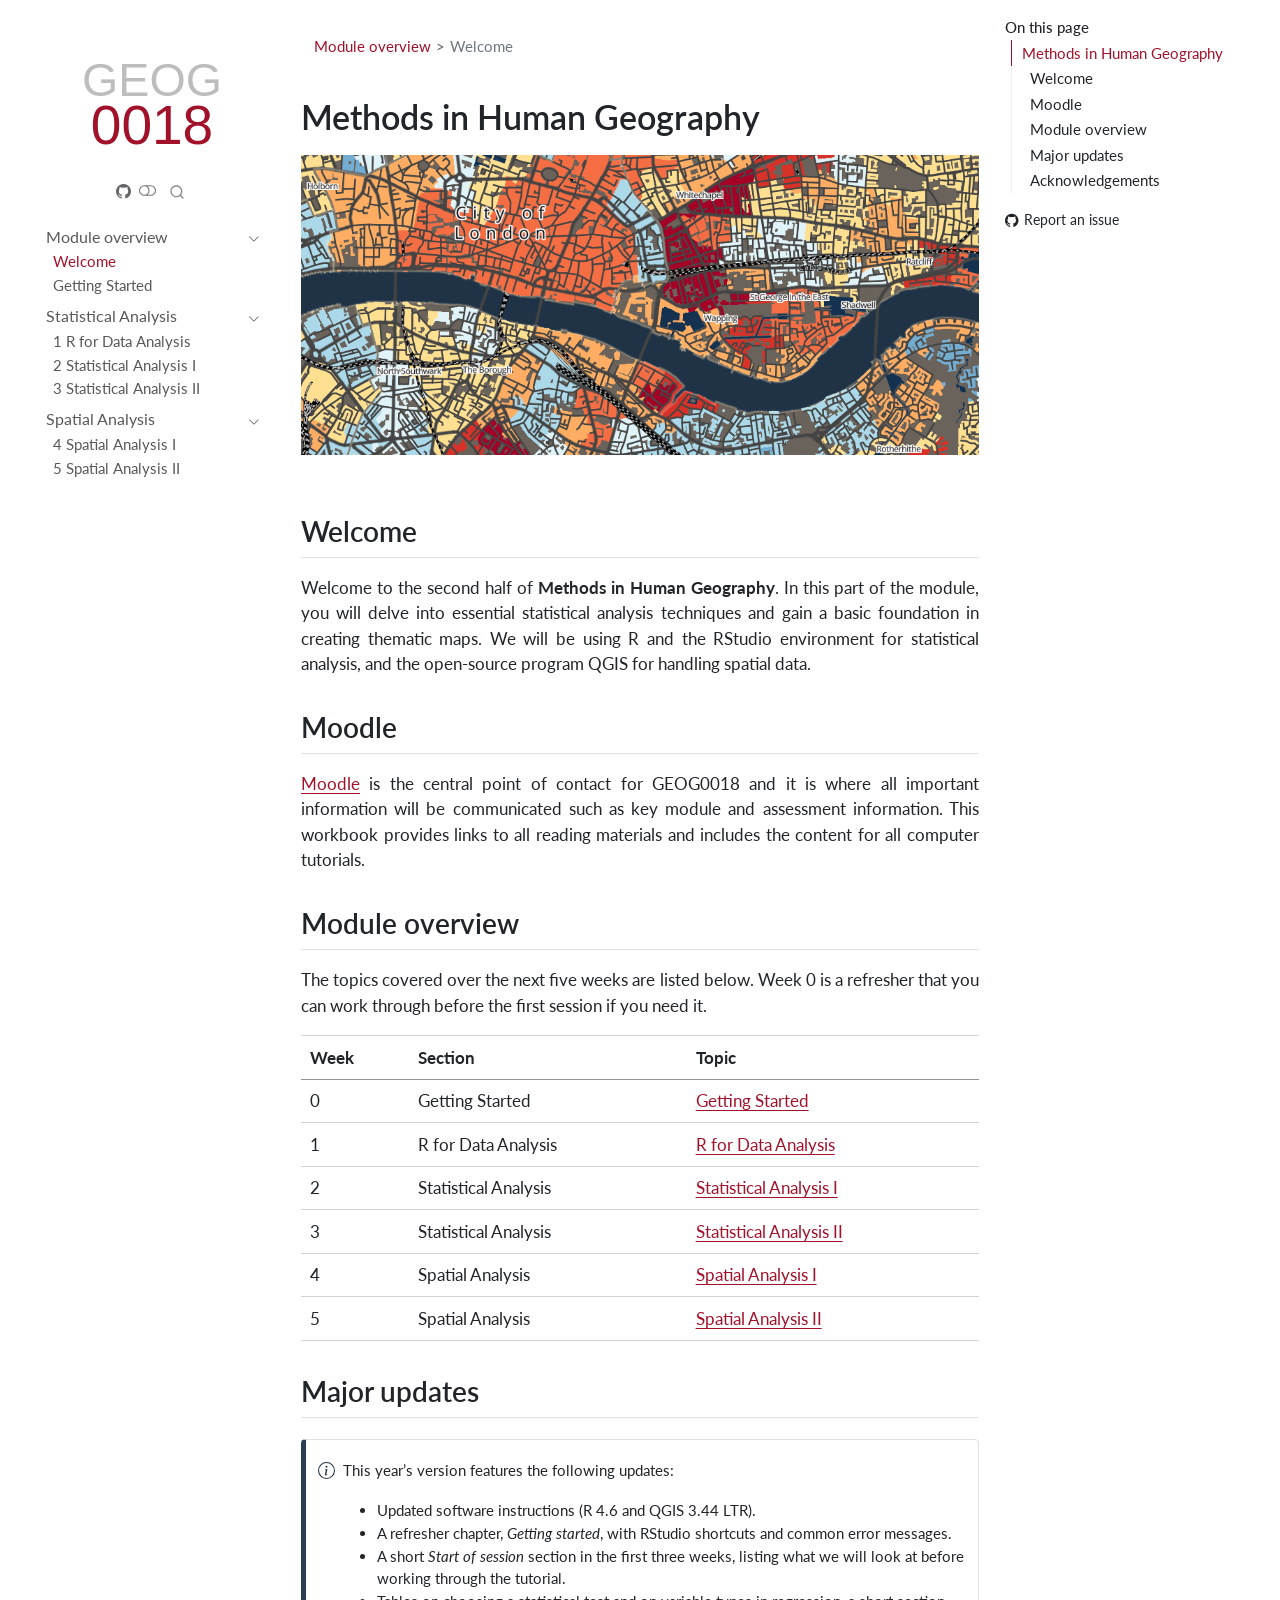
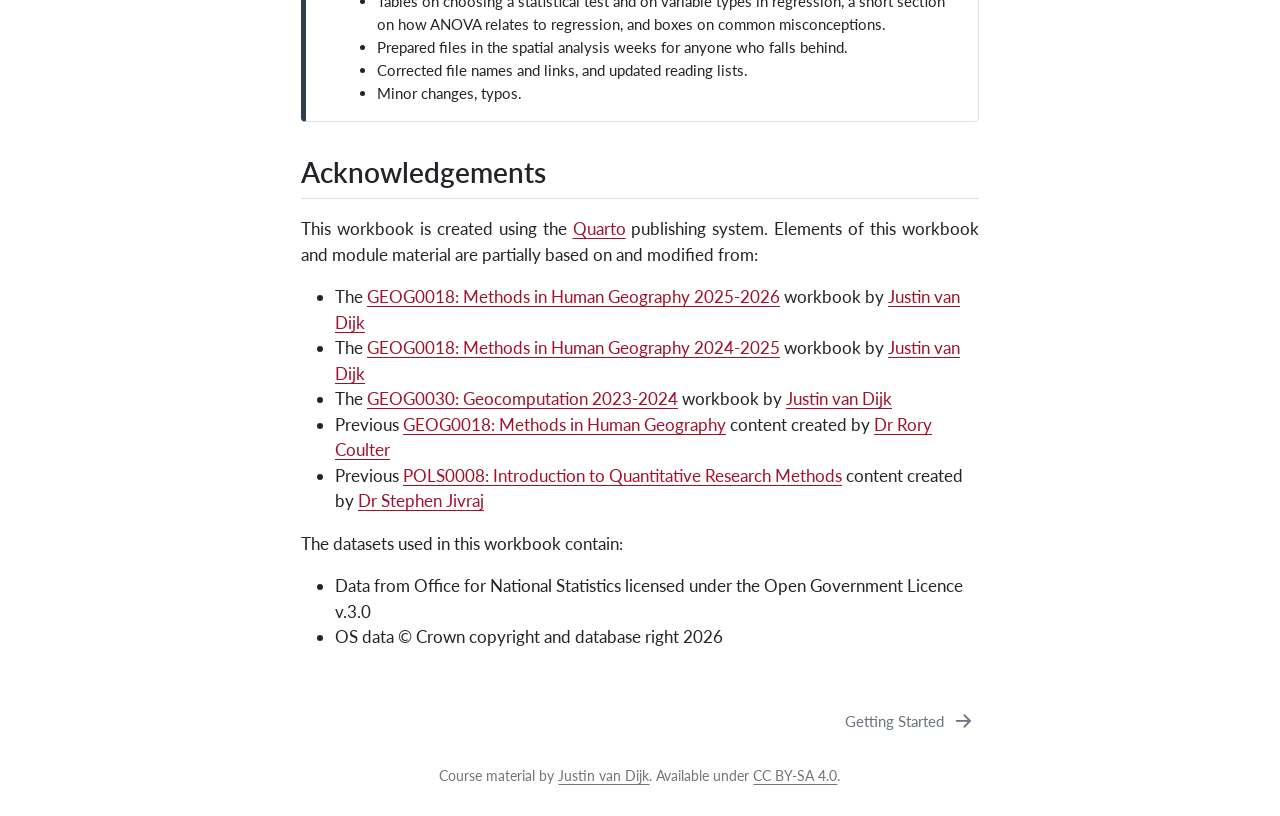
<file: docs/index.html>
<html xmlns="http://www.w3.org/1999/xhtml">
<head>
  <title>Redirect</title>
  <script type="text/javascript">
    var redirects = {"":"00-index.html"};
    var hash = window.location.hash.startsWith('#') ? window.location.hash.slice(1) : window.location.hash;
    var redirect = redirects[hash] || redirects[""] || "/";
    window.document.title = 'Redirect to  ' +  redirect;
    if (!redirects[hash]) {
      redirect = redirect + window.location.hash;
    }
    redirect = redirect + window.location.search;
    window.location.replace(redirect);
  </script>
</head>
<body>
</body>
</html>
</file>
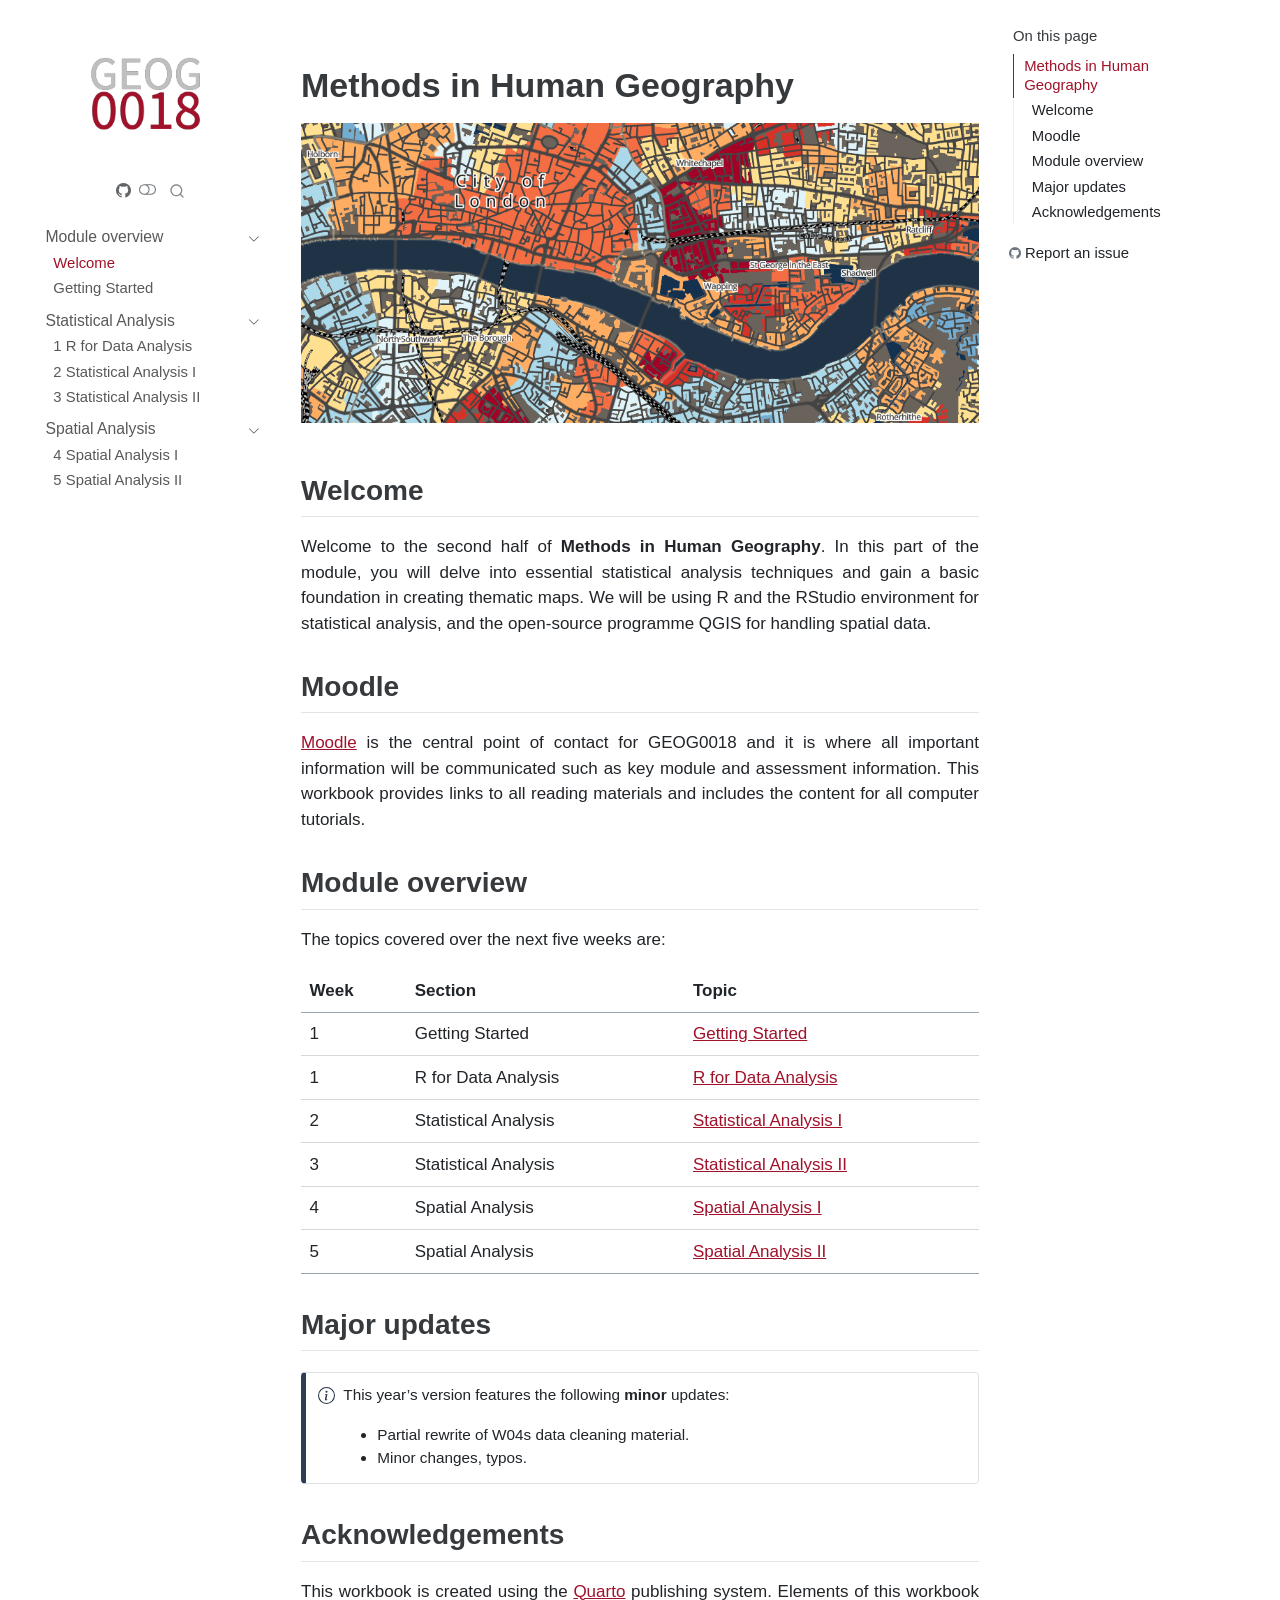
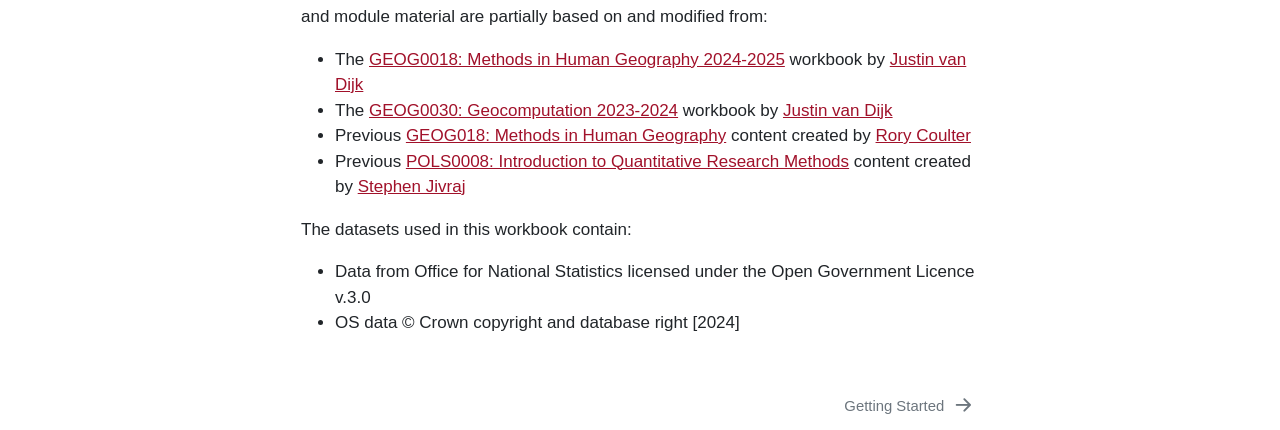
<file: docs/2025-2026/index.html>
<html xmlns="http://www.w3.org/1999/xhtml">    
  <head>      
    <title>Redirect to 00-index.html</title>      
    <meta http-equiv="refresh" content="0;URL='00-index.html'" />    
  </head>    
  <body> 
  </body>  
</html>
</file>
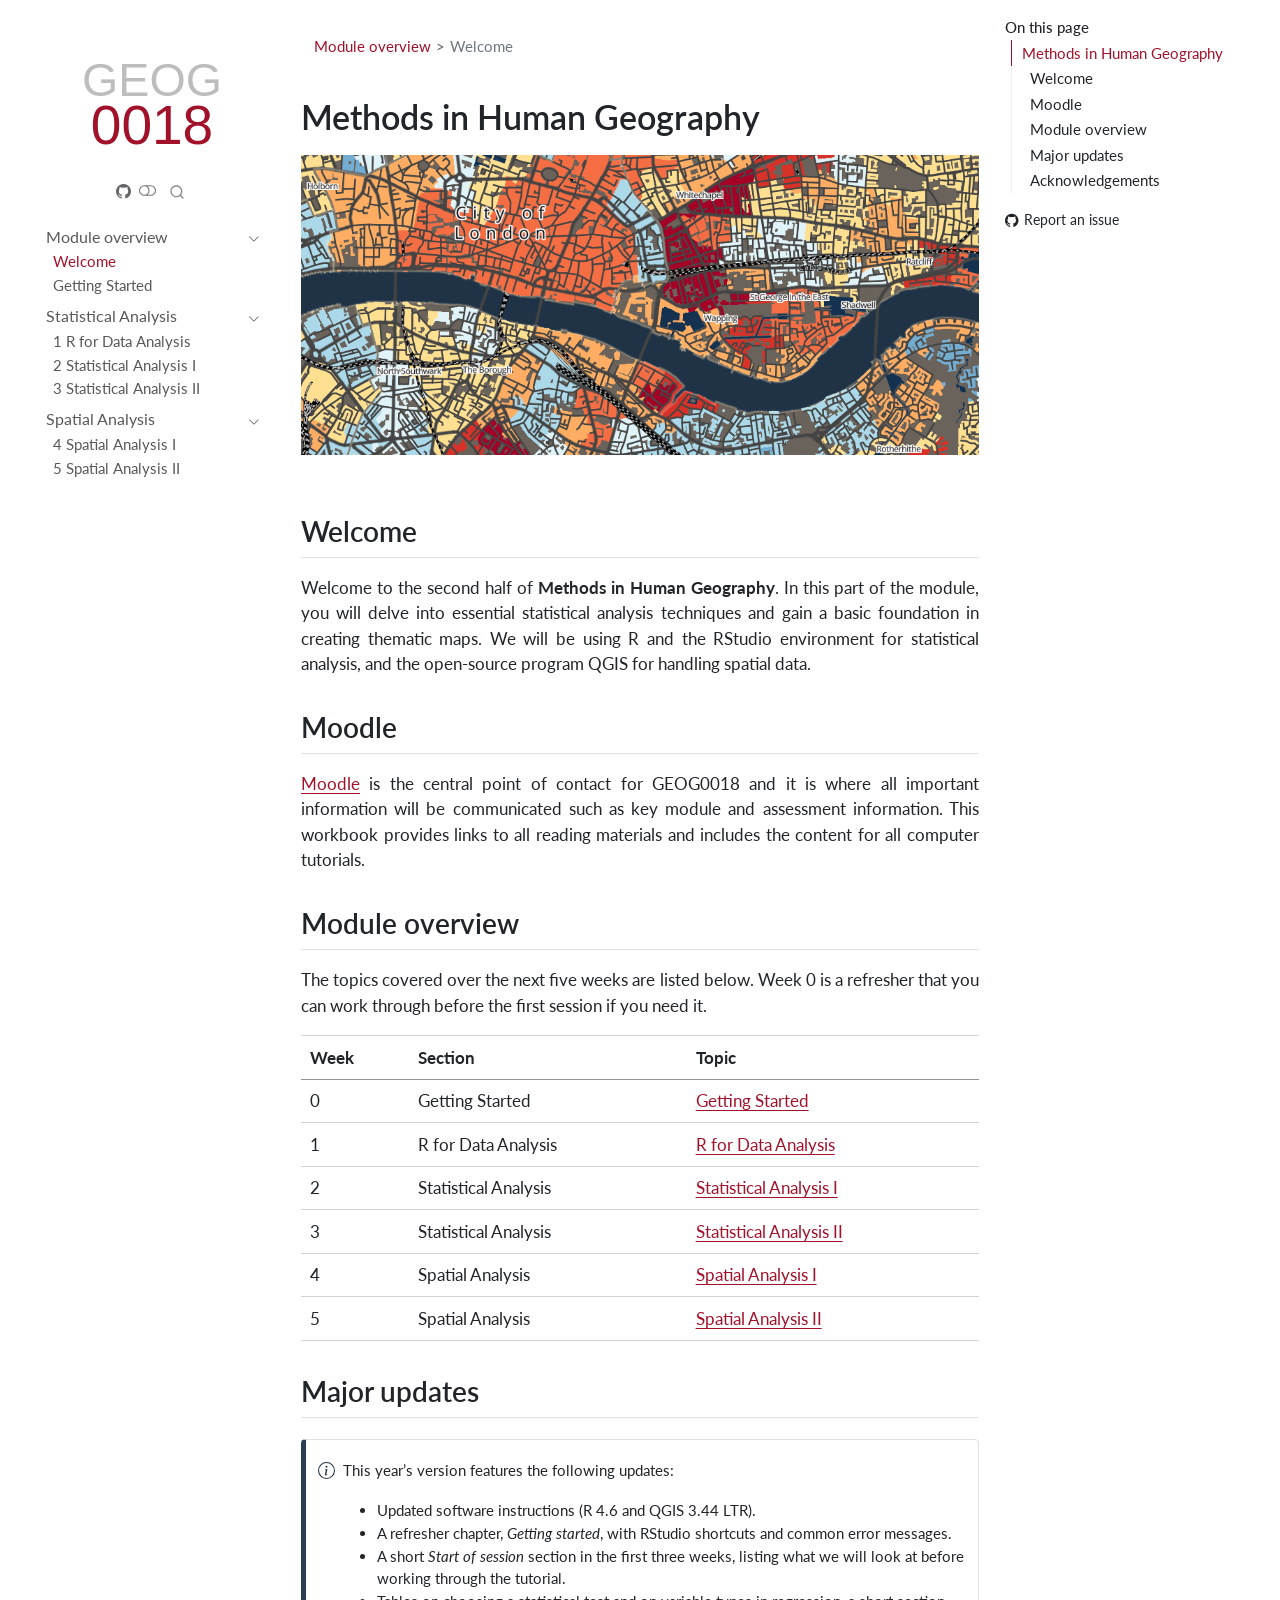
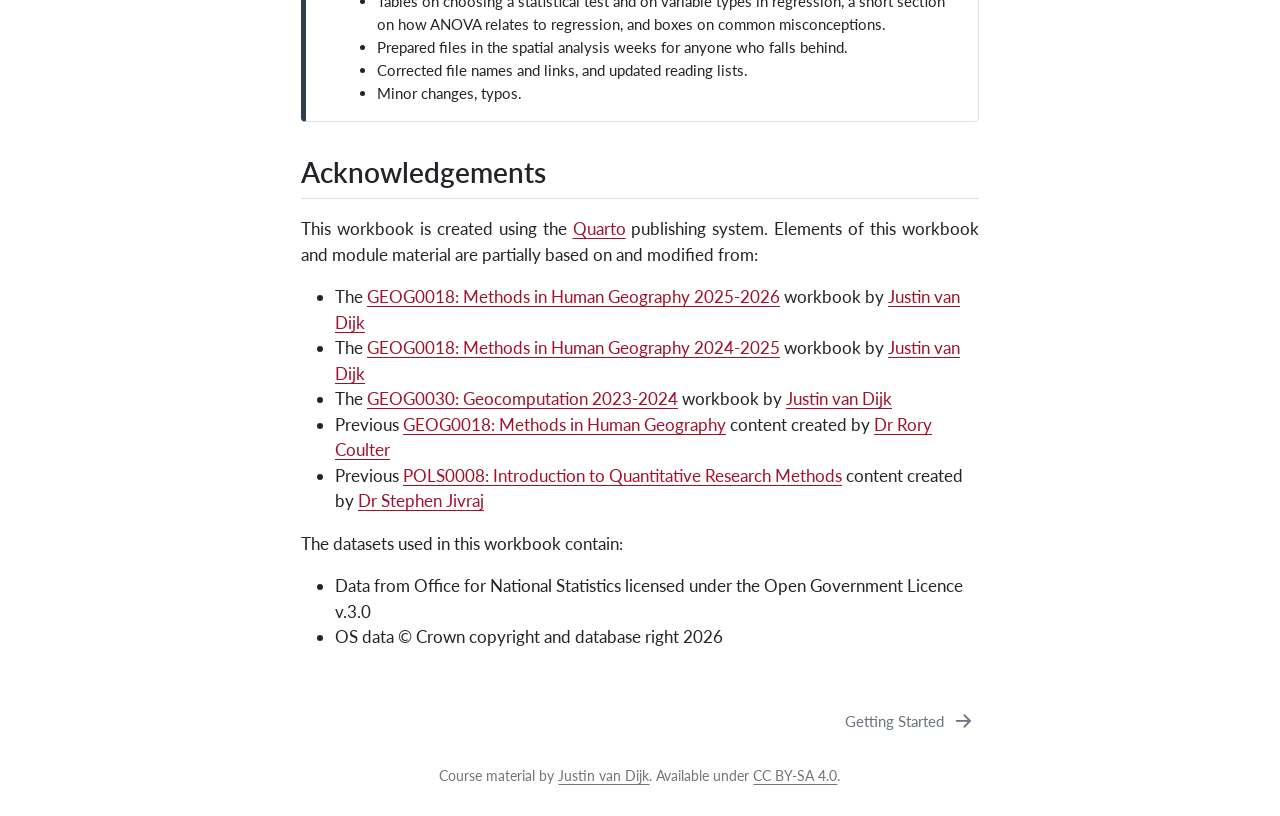
<file: docs/00-index.html>
<!DOCTYPE html>
<html xmlns="http://www.w3.org/1999/xhtml" lang="en" xml:lang="en"><head>

<meta charset="utf-8">
<meta name="generator" content="quarto-1.10.18">

<meta name="viewport" content="width=device-width, initial-scale=1.0, user-scalable=yes">


<title>GEOG0018</title>
<style>
/* Default styles provided by pandoc.
** See https://pandoc.org/MANUAL.html#variables-for-html for config info.
*/
span.smallcaps{font-variant: small-caps;}
div.columns{display: flex; gap: 1.5em;}
div.column{flex: auto;}
@media screen {
div.columns{gap: min(4vw, 1.5em);}
div.column{overflow-x: auto;}
}
div.hanging-indent{margin-left: 1.5em; text-indent: -1.5em;}
ul.task-list{list-style: none;}
ul.task-list li input[type="checkbox"] {
  width: 0.8em;
  margin: 0 0.8em 0.2em -1em; /* quarto-specific, see https://github.com/quarto-dev/quarto-cli/issues/4556 */ 
  vertical-align: middle;
}
</style>


<script src="site_libs/quarto-nav/quarto-nav.js"></script>
<script src="site_libs/quarto-nav/headroom.min.js"></script>
<script src="site_libs/clipboard/clipboard.min.js"></script>
<script src="site_libs/quarto-search/autocomplete.umd.js"></script>
<script src="site_libs/quarto-search/fuse.min.js"></script>
<script src="site_libs/quarto-search/quarto-search.js"></script>
<meta name="quarto:offset" content="./">
<link href="./00-installation.html" rel="next">
<script src="site_libs/quarto-html/quarto.js" type="module"></script>
<script src="site_libs/quarto-html/tabsets/tabsets.js" type="module"></script>
<script src="site_libs/quarto-html/popper.min.js"></script>
<script src="site_libs/quarto-html/tippy.umd.min.js"></script>
<script src="site_libs/quarto-html/anchor.min.js"></script>
<link href="site_libs/quarto-html/tippy.css" rel="stylesheet">
<link href="site_libs/quarto-html/quarto-syntax-highlighting-eec68b17241c1efd3eae2de50d816e3e.css" rel="stylesheet" class="quarto-color-scheme" id="quarto-text-highlighting-styles">
<link href="site_libs/quarto-html/quarto-syntax-highlighting-dark-25dec783d6e1d11f8e0bba9e4fbb47f4.css" rel="stylesheet" class="quarto-color-scheme quarto-color-alternate" id="quarto-text-highlighting-styles">
<link href="site_libs/quarto-html/quarto-syntax-highlighting-eec68b17241c1efd3eae2de50d816e3e.css" rel="stylesheet" class="quarto-color-scheme-extra" id="quarto-text-highlighting-styles">
<script src="site_libs/bootstrap/bootstrap.min.js"></script>
<link href="site_libs/bootstrap/bootstrap-icons.css" rel="stylesheet">
<link href="site_libs/bootstrap/bootstrap-8d79353691bd49b744ebe41e0f2bbb3e.min.css" rel="stylesheet" append-hash="true" class="quarto-color-scheme" id="quarto-bootstrap" data-mode="light">
<link href="site_libs/bootstrap/bootstrap-dark-c0e2e486b95cbf3f7823dc99e2c36499.min.css" rel="stylesheet" append-hash="true" class="quarto-color-scheme quarto-color-alternate" id="quarto-bootstrap" data-mode="dark">
<link href="site_libs/bootstrap/bootstrap-8d79353691bd49b744ebe41e0f2bbb3e.min.css" rel="stylesheet" append-hash="true" class="quarto-color-scheme-extra" id="quarto-bootstrap" data-mode="light">
<script id="quarto-search-options" type="application/json">{
  "location": "sidebar",
  "copy-button": false,
  "collapse-after": 3,
  "panel-placement": "start",
  "type": "overlay",
  "limit": 50,
  "keyboard-shortcut": [
    "f",
    "/",
    "s"
  ],
  "language": {
    "search-no-results-text": "No results",
    "search-matching-documents-text": "matching documents",
    "search-copy-link-title": "Copy link to search",
    "search-hide-matches-text": "Hide additional matches",
    "search-more-match-text": "more match in this document",
    "search-more-matches-text": "more matches in this document",
    "search-clear-button-title": "Clear",
    "search-text-placeholder": "",
    "search-detached-cancel-button-title": "Cancel",
    "search-submit-button-title": "Submit",
    "search-label": "Search"
  }
}</script>
<style>html{ scroll-behavior: smooth; }</style>


<link rel="stylesheet" href="assets/styles.css">
</head>

<body class="nav-sidebar floating quarto-light"><script id="quarto-html-before-body" type="application/javascript">
    const toggleBodyColorMode = (bsSheetEl) => {
      const mode = bsSheetEl.getAttribute("data-mode");
      const bodyEl = window.document.querySelector("body");
      if (mode === "dark") {
        bodyEl.classList.add("quarto-dark");
        bodyEl.classList.remove("quarto-light");
      } else {
        bodyEl.classList.add("quarto-light");
        bodyEl.classList.remove("quarto-dark");
      }
    }
    const toggleBodyColorPrimary = () => {
      const bsSheetEl = window.document.querySelector("link#quarto-bootstrap:not([rel=disabled-stylesheet])");
      if (bsSheetEl) {
        toggleBodyColorMode(bsSheetEl);
      }
    }
    const setColorSchemeToggle = (alternate) => {
      const toggles = window.document.querySelectorAll('.quarto-color-scheme-toggle');
      for (let i=0; i < toggles.length; i++) {
        const toggle = toggles[i];
        if (toggle) {
          if (alternate) {
            toggle.classList.add("alternate");
          } else {
            toggle.classList.remove("alternate");
          }
        }
      }
    };
    const toggleColorMode = (alternate) => {
      // Switch the stylesheets
      const primaryStylesheets = window.document.querySelectorAll('link.quarto-color-scheme:not(.quarto-color-alternate)');
      const alternateStylesheets = window.document.querySelectorAll('link.quarto-color-scheme.quarto-color-alternate');
      manageTransitions('#quarto-margin-sidebar .nav-link', false);
      if (alternate) {
        // note: dark is layered on light, we don't disable primary!
        enableStylesheet(alternateStylesheets);
        for (const sheetNode of alternateStylesheets) {
          if (sheetNode.id === "quarto-bootstrap") {
            toggleBodyColorMode(sheetNode);
          }
        }
      } else {
        disableStylesheet(alternateStylesheets);
        enableStylesheet(primaryStylesheets)
        toggleBodyColorPrimary();
      }
      manageTransitions('#quarto-margin-sidebar .nav-link', true);
      // Switch the toggles
      setColorSchemeToggle(alternate)
      // Hack to workaround the fact that safari doesn't
      // properly recolor the scrollbar when toggling (#1455)
      if (navigator.userAgent.indexOf('Safari') > 0 && navigator.userAgent.indexOf('Chrome') == -1) {
        manageTransitions("body", false);
        window.scrollTo(0, 1);
        setTimeout(() => {
          window.scrollTo(0, 0);
          manageTransitions("body", true);
        }, 40);
      }
    }
    const disableStylesheet = (stylesheets) => {
      for (let i=0; i < stylesheets.length; i++) {
        const stylesheet = stylesheets[i];
        stylesheet.rel = 'disabled-stylesheet';
      }
    }
    const enableStylesheet = (stylesheets) => {
      for (let i=0; i < stylesheets.length; i++) {
        const stylesheet = stylesheets[i];
        if(stylesheet.rel !== 'stylesheet') { // for Chrome, which will still FOUC without this check
          stylesheet.rel = 'stylesheet';
        }
      }
    }
    const manageTransitions = (selector, allowTransitions) => {
      const els = window.document.querySelectorAll(selector);
      for (let i=0; i < els.length; i++) {
        const el = els[i];
        if (allowTransitions) {
          el.classList.remove('notransition');
        } else {
          el.classList.add('notransition');
        }
      }
    }
    const isFileUrl = () => {
      return window.location.protocol === 'file:';
    }
    const hasAlternateSentinel = () => {
      let styleSentinel = getColorSchemeSentinel();
      if (styleSentinel !== null) {
        return styleSentinel === "alternate";
      } else {
        return false;
      }
    }
    const setStyleSentinel = (alternate) => {
      const value = alternate ? "alternate" : "default";
      if (!isFileUrl()) {
        window.localStorage.setItem("quarto-color-scheme", value);
      } else {
        localAlternateSentinel = value;
      }
    }
    const getColorSchemeSentinel = () => {
      if (!isFileUrl()) {
        const storageValue = window.localStorage.getItem("quarto-color-scheme");
        return storageValue != null ? storageValue : localAlternateSentinel;
      } else {
        return localAlternateSentinel;
      }
    }
    const toggleGiscusIfUsed = (isAlternate, darkModeDefault) => {
      const baseTheme = document.querySelector('#giscus-base-theme')?.value ?? 'light';
      const alternateTheme = document.querySelector('#giscus-alt-theme')?.value ?? 'dark';
      let newTheme = '';
      if(authorPrefersDark) {
        newTheme = isAlternate ? baseTheme : alternateTheme;
      } else {
        newTheme = isAlternate ? alternateTheme : baseTheme;
      }
      const changeGiscusTheme = () => {
        // From: https://github.com/giscus/giscus/issues/336
        const sendMessage = (message) => {
          const iframe = document.querySelector('iframe.giscus-frame');
          if (!iframe) return;
          iframe.contentWindow.postMessage({ giscus: message }, 'https://giscus.app');
        }
        sendMessage({
          setConfig: {
            theme: newTheme
          }
        });
      }
      const isGiscussLoaded = window.document.querySelector('iframe.giscus-frame') !== null;
      if (isGiscussLoaded) {
        changeGiscusTheme();
      }
    };
    const authorPrefersDark = false;
    const darkModeDefault = authorPrefersDark;
      document.querySelector('link#quarto-text-highlighting-styles.quarto-color-scheme-extra').rel = 'disabled-stylesheet';
      document.querySelector('link#quarto-bootstrap.quarto-color-scheme-extra').rel = 'disabled-stylesheet';
    let localAlternateSentinel = darkModeDefault ? 'alternate' : 'default';
    // Dark / light mode switch
    window.quartoToggleColorScheme = () => {
      // Read the current dark / light value
      let toAlternate = !hasAlternateSentinel();
      toggleColorMode(toAlternate);
      setStyleSentinel(toAlternate);
      toggleGiscusIfUsed(toAlternate, darkModeDefault);
      window.dispatchEvent(new Event('resize'));
    };
    // Switch to dark mode if need be
    if (hasAlternateSentinel()) {
      toggleColorMode(true);
    } else {
      toggleColorMode(false);
    }
  </script>

<div id="quarto-search-results"></div>
  <header id="quarto-header" class="headroom fixed-top">
  <nav class="quarto-secondary-nav">
    <div class="container-fluid d-flex">
      <button type="button" class="quarto-btn-toggle btn" data-bs-toggle="collapse" role="button" data-bs-target=".quarto-sidebar-collapse-item" aria-controls="quarto-sidebar" aria-expanded="false" aria-label="Toggle sidebar navigation" onclick="if (window.quartoToggleHeadroom) { window.quartoToggleHeadroom(); }">
        <i class="bi bi-layout-text-sidebar-reverse"></i>
      </button>
        <nav class="quarto-page-breadcrumbs" aria-label="breadcrumb"><ol class="breadcrumb"><li class="breadcrumb-item"><a href="./00-index.html">Module overview</a></li><li class="breadcrumb-item"><a href="./00-index.html">Welcome</a></li></ol></nav>
        <a class="flex-grow-1" role="navigation" data-bs-toggle="collapse" data-bs-target=".quarto-sidebar-collapse-item" aria-controls="quarto-sidebar" aria-expanded="false" aria-label="Toggle sidebar navigation" onclick="if (window.quartoToggleHeadroom) { window.quartoToggleHeadroom(); }">      
        </a>
      <button type="button" class="btn quarto-search-button" aria-label="Search" onclick="window.quartoOpenSearch();">
        <i class="bi bi-search"></i>
      </button>
    </div>
  </nav>
</header>
<!-- content -->
<div id="quarto-content" class="quarto-container page-columns page-rows-contents page-layout-article">
<!-- sidebar -->
  <nav id="quarto-sidebar" class="sidebar collapse collapse-horizontal quarto-sidebar-collapse-item sidebar-navigation floating overflow-auto">
    <div class="pt-lg-2 mt-2 text-left sidebar-header">
      <a href="./index.html" class="sidebar-logo-link">
      <img src="./assets/logo.svg" alt="" class="sidebar-logo light-content py-0 d-lg-inline d-none">
      <img src="./assets/logo.svg" alt="" class="sidebar-logo dark-content py-0 d-lg-inline d-none">
      </a>
      <div class="sidebar-tools-main tools-wide">
    <a href="https://github.com/jtvandijk/GEOG0018" title="" class="quarto-navigation-tool px-1" aria-label=""><i class="bi bi-github"></i></a>
  <a href="" class="quarto-color-scheme-toggle quarto-navigation-tool  px-1" onclick="window.quartoToggleColorScheme(); return false;" title="Toggle dark mode"><i class="bi"></i></a>
    <div id="quarto-search" class="quarto-navigation-tool px-1" title="Search"></div>
</div>
      </div>
    <div class="sidebar-menu-container"> 
    <ul class="list-unstyled mt-1">
        <li class="sidebar-item sidebar-item-section">
      <div class="sidebar-item-container"> 
            <a class="sidebar-item-text sidebar-link text-start" data-bs-toggle="collapse" data-bs-target="#quarto-sidebar-section-1" role="navigation" aria-expanded="true">
 <span class="menu-text">Module overview</span></a>
          <a class="sidebar-item-toggle text-start" data-bs-toggle="collapse" data-bs-target="#quarto-sidebar-section-1" role="navigation" aria-expanded="true" aria-label="Toggle section">
            <i class="bi bi-chevron-right ms-2"></i>
          </a> 
      </div>
      <ul id="quarto-sidebar-section-1" class="collapse list-unstyled sidebar-section depth1 show">  
          <li class="sidebar-item">
  <div class="sidebar-item-container"> 
  <a href="./00-index.html" class="sidebar-item-text sidebar-link active">
 <span class="menu-text">Welcome</span></a>
  </div>
</li>
          <li class="sidebar-item">
  <div class="sidebar-item-container"> 
  <a href="./00-installation.html" class="sidebar-item-text sidebar-link">
 <span class="menu-text">Getting Started</span></a>
  </div>
</li>
      </ul>
  </li>
        <li class="sidebar-item sidebar-item-section">
      <div class="sidebar-item-container"> 
            <a class="sidebar-item-text sidebar-link text-start" data-bs-toggle="collapse" data-bs-target="#quarto-sidebar-section-2" role="navigation" aria-expanded="true">
 <span class="menu-text">Statistical Analysis</span></a>
          <a class="sidebar-item-toggle text-start" data-bs-toggle="collapse" data-bs-target="#quarto-sidebar-section-2" role="navigation" aria-expanded="true" aria-label="Toggle section">
            <i class="bi bi-chevron-right ms-2"></i>
          </a> 
      </div>
      <ul id="quarto-sidebar-section-2" class="collapse list-unstyled sidebar-section depth1 show">  
          <li class="sidebar-item">
  <div class="sidebar-item-container"> 
  <a href="./01-recap.html" class="sidebar-item-text sidebar-link">
 <span class="menu-text">1 R for Data Analysis</span></a>
  </div>
</li>
          <li class="sidebar-item">
  <div class="sidebar-item-container"> 
  <a href="./02-statistics1.html" class="sidebar-item-text sidebar-link">
 <span class="menu-text">2 Statistical Analysis I</span></a>
  </div>
</li>
          <li class="sidebar-item">
  <div class="sidebar-item-container"> 
  <a href="./03-statistics2.html" class="sidebar-item-text sidebar-link">
 <span class="menu-text">3 Statistical Analysis II</span></a>
  </div>
</li>
      </ul>
  </li>
        <li class="sidebar-item sidebar-item-section">
      <div class="sidebar-item-container"> 
            <a class="sidebar-item-text sidebar-link text-start" data-bs-toggle="collapse" data-bs-target="#quarto-sidebar-section-3" role="navigation" aria-expanded="true">
 <span class="menu-text">Spatial Analysis</span></a>
          <a class="sidebar-item-toggle text-start" data-bs-toggle="collapse" data-bs-target="#quarto-sidebar-section-3" role="navigation" aria-expanded="true" aria-label="Toggle section">
            <i class="bi bi-chevron-right ms-2"></i>
          </a> 
      </div>
      <ul id="quarto-sidebar-section-3" class="collapse list-unstyled sidebar-section depth1 show">  
          <li class="sidebar-item">
  <div class="sidebar-item-container"> 
  <a href="./04-spatial1.html" class="sidebar-item-text sidebar-link">
 <span class="menu-text">4 Spatial Analysis I</span></a>
  </div>
</li>
          <li class="sidebar-item">
  <div class="sidebar-item-container"> 
  <a href="./05-spatial2.html" class="sidebar-item-text sidebar-link">
 <span class="menu-text">5 Spatial Analysis II</span></a>
  </div>
</li>
      </ul>
  </li>
    </ul>
    </div>
</nav>
<div id="quarto-sidebar-glass" class="quarto-sidebar-collapse-item" data-bs-toggle="collapse" data-bs-target=".quarto-sidebar-collapse-item"></div>
<!-- margin-sidebar -->
    <div id="quarto-margin-sidebar" class="sidebar margin-sidebar">
        <nav id="TOC" role="doc-toc" class="toc-active">
    <h2 id="toc-title">On this page</h2>
   
  <ul>
  <li><a href="#methods-in-human-geography" id="toc-methods-in-human-geography" class="nav-link active" data-scroll-target="#methods-in-human-geography">Methods in Human Geography</a>
  <ul class="collapse">
  <li><a href="#welcome" id="toc-welcome" class="nav-link" data-scroll-target="#welcome">Welcome</a></li>
  <li><a href="#moodle" id="toc-moodle" class="nav-link" data-scroll-target="#moodle">Moodle</a></li>
  <li><a href="#module-overview" id="toc-module-overview" class="nav-link" data-scroll-target="#module-overview">Module overview</a></li>
  <li><a href="#major-updates" id="toc-major-updates" class="nav-link" data-scroll-target="#major-updates">Major updates</a></li>
  <li><a href="#acknowledgements" id="toc-acknowledgements" class="nav-link" data-scroll-target="#acknowledgements">Acknowledgements</a></li>
  </ul></li>
  </ul>
<div class="toc-actions"><ul><li><a href="https://github.com/jtvandijk/GEOG0018/issues/new" class="toc-action"><i class="bi bi-github"></i>Report an issue</a></li></ul></div></nav>
    </div>
<!-- main -->
<main class="content" id="quarto-document-content"><header id="title-block-header" class="quarto-title-block"><nav class="quarto-page-breadcrumbs quarto-title-breadcrumbs d-none d-lg-block" aria-label="breadcrumb"><ol class="breadcrumb"><li class="breadcrumb-item"><a href="./00-index.html">Module overview</a></li><li class="breadcrumb-item"><a href="./00-index.html">Welcome</a></li></ol></nav></header>





<section id="methods-in-human-geography" class="level1 unnumbered">
<h1 class="unnumbered">Methods in Human Geography</h1>
<div class="cell">
<div class="cell-output-display">
<div>
<figure class="figure">
<p><img src="images/w00/methods-welcome.png" class="img-fluid figure-img" style="width:100.0%"></p>
</figure>
</div>
</div>
</div>
<section id="welcome" class="level2 unnumbered">
<h2 class="unnumbered anchored" data-anchor-id="welcome">Welcome</h2>
<p>Welcome to the second half of <strong>Methods in Human Geography</strong>. In this part of the module, you will delve into essential statistical analysis techniques and gain a basic foundation in creating thematic maps. We will be using R and the RStudio environment for statistical analysis, and the open-source program QGIS for handling spatial data.</p>
</section>
<section id="moodle" class="level2 unnumbered">
<h2 class="unnumbered anchored" data-anchor-id="moodle">Moodle</h2>
<p><a href="https://moodle.ucl.ac.uk/">Moodle</a> is the central point of contact for GEOG0018 and it is where all important information will be communicated such as key module and assessment information. This workbook provides links to all reading materials and includes the content for all computer tutorials.</p>
</section>
<section id="module-overview" class="level2 unnumbered">
<h2 class="unnumbered anchored" data-anchor-id="module-overview">Module overview</h2>
<p>The topics covered over the next five weeks are listed below. Week 0 is a refresher that you can work through before the first session if you need it.</p>
<table class="caption-top table">
<thead>
<tr class="header">
<th style="text-align: left;">Week</th>
<th style="text-align: left;">Section</th>
<th style="text-align: left;">Topic</th>
</tr>
</thead>
<tbody>
<tr class="odd">
<td style="text-align: left;">0</td>
<td style="text-align: left;">Getting Started</td>
<td style="text-align: left;"><a href="00-installation.html">Getting Started</a></td>
</tr>
<tr class="even">
<td style="text-align: left;">1</td>
<td style="text-align: left;">R for Data Analysis</td>
<td style="text-align: left;"><a href="01-recap.html">R for Data Analysis</a></td>
</tr>
<tr class="odd">
<td style="text-align: left;">2</td>
<td style="text-align: left;">Statistical Analysis</td>
<td style="text-align: left;"><a href="02-statistics1.html">Statistical Analysis I</a></td>
</tr>
<tr class="even">
<td style="text-align: left;">3</td>
<td style="text-align: left;">Statistical Analysis</td>
<td style="text-align: left;"><a href="03-statistics2.html">Statistical Analysis II</a></td>
</tr>
<tr class="odd">
<td style="text-align: left;">4</td>
<td style="text-align: left;">Spatial Analysis</td>
<td style="text-align: left;"><a href="04-spatial1.html">Spatial Analysis I</a></td>
</tr>
<tr class="even">
<td style="text-align: left;">5</td>
<td style="text-align: left;">Spatial Analysis</td>
<td style="text-align: left;"><a href="05-spatial2.html">Spatial Analysis II</a></td>
</tr>
</tbody>
</table>
</section>
<section id="major-updates" class="level2 unnumbered">
<h2 class="unnumbered anchored" data-anchor-id="major-updates">Major updates</h2>
<div class="callout callout-style-simple callout-note">
<div class="callout-body d-flex">
<div class="callout-icon-container">
<i class="callout-icon"></i>
</div>
<div class="callout-body-container">
<p>This year’s version features the following updates:</p>
<ul>
<li>Updated software instructions (R 4.6 and QGIS 3.44 LTR).</li>
<li>A refresher chapter, <em>Getting started</em>, with RStudio shortcuts and common error messages.</li>
<li>A short <em>Start of session</em> section in the first three weeks, listing what we will look at before working through the tutorial.</li>
<li>Tables on choosing a statistical test and on variable types in regression, a short section on how ANOVA relates to regression, and boxes on common misconceptions.</li>
<li>Prepared files in the spatial analysis weeks for anyone who falls behind.</li>
<li>Corrected file names and links, and updated reading lists.</li>
<li>Minor changes, typos.</li>
</ul>
</div>
</div>
</div>
</section>
<section id="acknowledgements" class="level2 unnumbered">
<h2 class="unnumbered anchored" data-anchor-id="acknowledgements">Acknowledgements</h2>
<p>This workbook is created using the <a href="https://quarto.org/">Quarto</a> publishing system. Elements of this workbook and module material are partially based on and modified from:</p>
<ul>
<li>The <a href="https://jtvandijk.github.io/GEOG0018/2025-2026/">GEOG0018: Methods in Human Geography 2025-2026</a> workbook by <a href="https://www.mappingdutchman.com">Justin van Dijk</a></li>
<li>The <a href="https://jtvandijk.github.io/GEOG0018_20242025/">GEOG0018: Methods in Human Geography 2024-2025</a> workbook by <a href="https://www.mappingdutchman.com">Justin van Dijk</a></li>
<li>The <a href="https://jtvandijk.github.io/GEOG0030_20232024/">GEOG0030: Geocomputation 2023-2024</a> workbook by <a href="https://www.mappingdutchman.com">Justin van Dijk</a></li>
<li>Previous <a href="https://www.ucl.ac.uk/module-catalogue/modules/methods-in-human-geography-GEOG0018">GEOG0018: Methods in Human Geography</a> content created by <a href="https://profiles.ucl.ac.uk/61688-rory-coulter">Dr Rory Coulter</a></li>
<li>Previous <a href="https://www.ucl.ac.uk/module-catalogue/modules/introduction-to-quantitative-research-methods-POLS0008">POLS0008: Introduction to Quantitative Research Methods</a> content created by <a href="https://profiles.ucl.ac.uk/44867-stephen-jivraj">Dr Stephen Jivraj</a></li>
</ul>
<p>The datasets used in this workbook contain:</p>
<ul>
<li>Data from Office for National Statistics licensed under the Open Government Licence v.3.0</li>
<li>OS data © Crown copyright and database right 2026</li>
</ul>


</section>
</section>

</main> <!-- /main -->
<script id="quarto-html-after-body" type="application/javascript">
  window.document.addEventListener("DOMContentLoaded", function (event) {
    // Ensure there is a toggle, if there isn't float one in the top right
    if (window.document.querySelector('.quarto-color-scheme-toggle') === null) {
      const a = window.document.createElement('a');
      a.classList.add('top-right');
      a.classList.add('quarto-color-scheme-toggle');
      a.href = "";
      a.onclick = function() { try { window.quartoToggleColorScheme(); } catch {} return false; };
      const i = window.document.createElement("i");
      i.classList.add('bi');
      a.appendChild(i);
      window.document.body.appendChild(a);
    }
    setColorSchemeToggle(hasAlternateSentinel())
    const icon = "";
    const anchorJS = new window.AnchorJS();
    anchorJS.options = {
      placement: 'right',
      icon: icon
    };
    anchorJS.add('.anchored');
    const isCodeAnnotation = (el) => {
      for (const clz of el.classList) {
        if (clz.startsWith('code-annotation-')) {                     
          return true;
        }
      }
      return false;
    }
    const onCopySuccess = function(e) {
      // button target
      const button = e.trigger;
      // don't keep focus
      button.blur();
      // flash "checked"
      button.classList.add('code-copy-button-checked');
      var currentTitle = button.getAttribute("title");
      button.setAttribute("title", "Copied!");
      let tooltip;
      if (window.bootstrap) {
        button.setAttribute("data-bs-toggle", "tooltip");
        button.setAttribute("data-bs-placement", "left");
        button.setAttribute("data-bs-title", "Copied!");
        tooltip = new bootstrap.Tooltip(button, 
          { trigger: "manual", 
            customClass: "code-copy-button-tooltip",
            offset: [0, -8]});
        tooltip.show();    
      }
      setTimeout(function() {
        if (tooltip) {
          tooltip.hide();
          button.removeAttribute("data-bs-title");
          button.removeAttribute("data-bs-toggle");
          button.removeAttribute("data-bs-placement");
        }
        button.setAttribute("title", currentTitle);
        button.classList.remove('code-copy-button-checked');
      }, 1000);
      // clear code selection
      e.clearSelection();
    }
    const getTextToCopy = function(trigger) {
      const outerScaffold = trigger.parentElement.cloneNode(true);
      const codeEl = outerScaffold.querySelector('code');
      for (const childEl of codeEl.children) {
        if (isCodeAnnotation(childEl)) {
          childEl.remove();
        }
      }
      return codeEl.innerText;
    }
    const clipboard = new window.ClipboardJS('.code-copy-button:not([data-in-quarto-modal])', {
      text: getTextToCopy
    });
    clipboard.on('success', onCopySuccess);
    if (window.document.getElementById('quarto-embedded-source-code-modal')) {
      const clipboardModal = new window.ClipboardJS('.code-copy-button[data-in-quarto-modal]', {
        text: getTextToCopy,
        container: window.document.getElementById('quarto-embedded-source-code-modal')
      });
      clipboardModal.on('success', onCopySuccess);
    }
      var localhostRegex = new RegExp(/^(?:http|https):\/\/localhost\:?[0-9]*\//);
      var mailtoRegex = new RegExp(/^mailto:/);
        var filterRegex = new RegExp('/' + window.location.host + '/');
      var isInternal = (href) => {
          return filterRegex.test(href) || localhostRegex.test(href) || mailtoRegex.test(href);
      }
      // Inspect non-navigation links and adorn them if external
     var links = window.document.querySelectorAll('a[href]:not(.nav-link):not(.navbar-brand):not(.toc-action):not(.sidebar-link):not(.sidebar-item-toggle):not(.pagination-link):not(.no-external):not([aria-hidden]):not(.dropdown-item):not(.quarto-navigation-tool):not(.about-link)');
      for (var i=0; i<links.length; i++) {
        const link = links[i];
        if (!isInternal(link.href)) {
          // undo the damage that might have been done by quarto-nav.js in the case of
          // links that we want to consider external
          if (link.dataset.originalHref !== undefined) {
            link.href = link.dataset.originalHref;
          }
        }
      }
    function tippyHover(el, contentFn, onTriggerFn, onUntriggerFn) {
      const config = {
        allowHTML: true,
        maxWidth: 500,
        delay: 100,
        arrow: false,
        appendTo: function(el) {
            return el.parentElement;
        },
        interactive: true,
        interactiveBorder: 10,
        theme: 'quarto',
        placement: 'bottom-start',
      };
      if (contentFn) {
        config.content = contentFn;
      }
      if (onTriggerFn) {
        config.onTrigger = onTriggerFn;
      }
      if (onUntriggerFn) {
        config.onUntrigger = onUntriggerFn;
      }
      window.tippy(el, config); 
    }
    const noterefs = window.document.querySelectorAll('a[role="doc-noteref"]');
    for (var i=0; i<noterefs.length; i++) {
      const ref = noterefs[i];
      tippyHover(ref, function() {
        // use id or data attribute instead here
        let href = ref.getAttribute('data-footnote-href') || ref.getAttribute('href');
        try { href = new URL(href).hash; } catch {}
        const id = href.replace(/^#\/?/, "");
        const note = window.document.getElementById(id);
        if (note) {
          return note.innerHTML;
        } else {
          return "";
        }
      });
    }
    const xrefs = window.document.querySelectorAll('a.quarto-xref');
    const processXRef = (id, note) => {
      // Strip column container classes
      const stripColumnClz = (el) => {
        el.classList.remove("page-full", "page-columns");
        if (el.children) {
          for (const child of el.children) {
            stripColumnClz(child);
          }
        }
      }
      stripColumnClz(note)
      if (id === null || id.startsWith('sec-')) {
        // Special case sections, only their first couple elements
        const container = document.createElement("div");
        if (note.children && note.children.length > 2) {
          container.appendChild(note.children[0].cloneNode(true));
          for (let i = 1; i < note.children.length; i++) {
            const child = note.children[i];
            if (child.tagName === "P" && child.innerText === "") {
              continue;
            } else {
              container.appendChild(child.cloneNode(true));
              break;
            }
          }
          if (window.Quarto?.typesetMath) {
            window.Quarto.typesetMath(container);
          }
          return container.innerHTML
        } else {
          if (window.Quarto?.typesetMath) {
            window.Quarto.typesetMath(note);
          }
          return note.innerHTML;
        }
      } else {
        // Remove any anchor links if they are present
        const anchorLink = note.querySelector('a.anchorjs-link');
        if (anchorLink) {
          anchorLink.remove();
        }
        if (window.Quarto?.typesetMath) {
          window.Quarto.typesetMath(note);
        }
        if (note.classList.contains("callout")) {
          return note.outerHTML;
        } else {
          return note.innerHTML;
        }
      }
    }
    for (var i=0; i<xrefs.length; i++) {
      const xref = xrefs[i];
      tippyHover(xref, undefined, function(instance) {
        instance.disable();
        let url = xref.getAttribute('href');
        let hash = undefined; 
        if (url.startsWith('#')) {
          hash = url;
        } else {
          try { hash = new URL(url).hash; } catch {}
        }
        if (hash) {
          const id = hash.replace(/^#\/?/, "");
          const note = window.document.getElementById(id);
          if (note !== null) {
            try {
              const html = processXRef(id, note.cloneNode(true));
              instance.setContent(html);
            } finally {
              instance.enable();
              instance.show();
            }
          } else {
            // See if we can fetch this
            fetch(url.split('#')[0])
            .then(res => res.text())
            .then(html => {
              const parser = new DOMParser();
              const htmlDoc = parser.parseFromString(html, "text/html");
              const note = htmlDoc.getElementById(id);
              if (note !== null) {
                const html = processXRef(id, note);
                instance.setContent(html);
              } 
            }).finally(() => {
              instance.enable();
              instance.show();
            });
          }
        } else {
          // See if we can fetch a full url (with no hash to target)
          // This is a special case and we should probably do some content thinning / targeting
          fetch(url)
          .then(res => res.text())
          .then(html => {
            const parser = new DOMParser();
            const htmlDoc = parser.parseFromString(html, "text/html");
            const note = htmlDoc.querySelector('main.content');
            if (note !== null) {
              // This should only happen for chapter cross references
              // (since there is no id in the URL)
              // remove the first header
              if (note.children.length > 0 && note.children[0].tagName === "HEADER") {
                note.children[0].remove();
              }
              const html = processXRef(null, note);
              instance.setContent(html);
            } 
          }).finally(() => {
            instance.enable();
            instance.show();
          });
        }
      }, function(instance) {
      });
    }
        let selectedAnnoteEl;
        const selectorForAnnotation = ( cell, annotation) => {
          let cellAttr = 'data-code-cell="' + cell + '"';
          let lineAttr = 'data-code-annotation="' +  annotation + '"';
          const selector = 'span[' + cellAttr + '][' + lineAttr + ']';
          return selector;
        }
        const selectCodeLines = (annoteEl) => {
          const doc = window.document;
          const targetCell = annoteEl.getAttribute("data-target-cell");
          const targetAnnotation = annoteEl.getAttribute("data-target-annotation");
          const annoteSpan = window.document.querySelector(selectorForAnnotation(targetCell, targetAnnotation));
          const lines = annoteSpan.getAttribute("data-code-lines").split(",");
          const lineIds = lines.map((line) => {
            return targetCell + "-" + line;
          })
          let top = null;
          let height = null;
          let parent = null;
          if (lineIds.length > 0) {
              //compute the position of the single el (top and bottom and make a div)
              const el = window.document.getElementById(lineIds[0]);
              top = el.offsetTop;
              height = el.offsetHeight;
              parent = el.parentElement.parentElement;
            if (lineIds.length > 1) {
              const lastEl = window.document.getElementById(lineIds[lineIds.length - 1]);
              const bottom = lastEl.offsetTop + lastEl.offsetHeight;
              height = bottom - top;
            }
            if (top !== null && height !== null && parent !== null) {
              // cook up a div (if necessary) and position it 
              let div = window.document.getElementById("code-annotation-line-highlight");
              if (div === null) {
                div = window.document.createElement("div");
                div.setAttribute("id", "code-annotation-line-highlight");
                div.style.position = 'absolute';
                parent.appendChild(div);
              }
              div.style.top = top - 2 + "px";
              div.style.height = height + 4 + "px";
              div.style.left = 0;
              let gutterDiv = window.document.getElementById("code-annotation-line-highlight-gutter");
              if (gutterDiv === null) {
                gutterDiv = window.document.createElement("div");
                gutterDiv.setAttribute("id", "code-annotation-line-highlight-gutter");
                gutterDiv.style.position = 'absolute';
                const codeCell = window.document.getElementById(targetCell);
                const gutter = codeCell.querySelector('.code-annotation-gutter');
                gutter.appendChild(gutterDiv);
              }
              gutterDiv.style.top = top - 2 + "px";
              gutterDiv.style.height = height + 4 + "px";
            }
            selectedAnnoteEl = annoteEl;
          }
        };
        const unselectCodeLines = () => {
          const elementsIds = ["code-annotation-line-highlight", "code-annotation-line-highlight-gutter"];
          elementsIds.forEach((elId) => {
            const div = window.document.getElementById(elId);
            if (div) {
              div.remove();
            }
          });
          selectedAnnoteEl = undefined;
        };
          // Handle positioning of the toggle
      window.addEventListener(
        "resize",
        throttle(() => {
          elRect = undefined;
          if (selectedAnnoteEl) {
            selectCodeLines(selectedAnnoteEl);
          }
        }, 10)
      );
      function throttle(fn, ms) {
      let throttle = false;
      let timer;
        return (...args) => {
          if(!throttle) { // first call gets through
              fn.apply(this, args);
              throttle = true;
          } else { // all the others get throttled
              if(timer) clearTimeout(timer); // cancel #2
              timer = setTimeout(() => {
                fn.apply(this, args);
                timer = throttle = false;
              }, ms);
          }
        };
      }
        // Attach click handler to the DT
        const annoteDls = window.document.querySelectorAll('dt[data-target-cell]');
        for (const annoteDlNode of annoteDls) {
          annoteDlNode.addEventListener('click', (event) => {
            const clickedEl = event.target;
            if (clickedEl !== selectedAnnoteEl) {
              unselectCodeLines();
              const activeEl = window.document.querySelector('dt[data-target-cell].code-annotation-active');
              if (activeEl) {
                activeEl.classList.remove('code-annotation-active');
              }
              selectCodeLines(clickedEl);
              clickedEl.classList.add('code-annotation-active');
            } else {
              // Unselect the line
              unselectCodeLines();
              clickedEl.classList.remove('code-annotation-active');
            }
          });
        }
    const findCites = (el) => {
      const parentEl = el.parentElement;
      if (parentEl) {
        const cites = parentEl.dataset.cites;
        if (cites) {
          return {
            el,
            cites: cites.split(' ')
          };
        } else {
          return findCites(el.parentElement)
        }
      } else {
        return undefined;
      }
    };
    var bibliorefs = window.document.querySelectorAll('a[role="doc-biblioref"]');
    for (var i=0; i<bibliorefs.length; i++) {
      const ref = bibliorefs[i];
      const citeInfo = findCites(ref);
      if (citeInfo) {
        tippyHover(citeInfo.el, function() {
          var popup = window.document.createElement('div');
          citeInfo.cites.forEach(function(cite) {
            var citeDiv = window.document.createElement('div');
            citeDiv.classList.add('hanging-indent');
            citeDiv.classList.add('csl-entry');
            var biblioDiv = window.document.getElementById('ref-' + cite);
            if (biblioDiv) {
              citeDiv.innerHTML = biblioDiv.innerHTML;
            }
            popup.appendChild(citeDiv);
          });
          return popup.innerHTML;
        });
      }
    }
  });
  </script>
<nav class="page-navigation">
  <div class="nav-page nav-page-previous">
  </div>
  <div class="nav-page nav-page-next">
      <a href="./00-installation.html" class="pagination-link" aria-label="Getting Started">
        <span class="nav-page-text">Getting Started</span> <i class="bi bi-arrow-right-short"></i>
      </a>
  </div>
</nav>
</div> <!-- /content -->
<footer class="footer">
  <div class="nav-footer">
    <div class="nav-footer-left">
      &nbsp;
    </div>   
    <div class="nav-footer-center">
<p>Course material by <a href="https://www.mappingdutchman.com">Justin van Dijk</a>. Available under <a href="https://creativecommons.org/licenses/by-sa/4.0/">CC BY-SA 4.0</a>.</p>
<div class="toc-actions d-sm-block d-md-none"><ul><li><a href="https://github.com/jtvandijk/GEOG0018/issues/new" class="toc-action"><i class="bi bi-github"></i>Report an issue</a></li></ul></div></div>
    <div class="nav-footer-right">
      &nbsp;
    </div>
  </div>
</footer>




<script src="site_libs/quarto-html/zenscroll-min.js"></script>
</body></html>
</file>
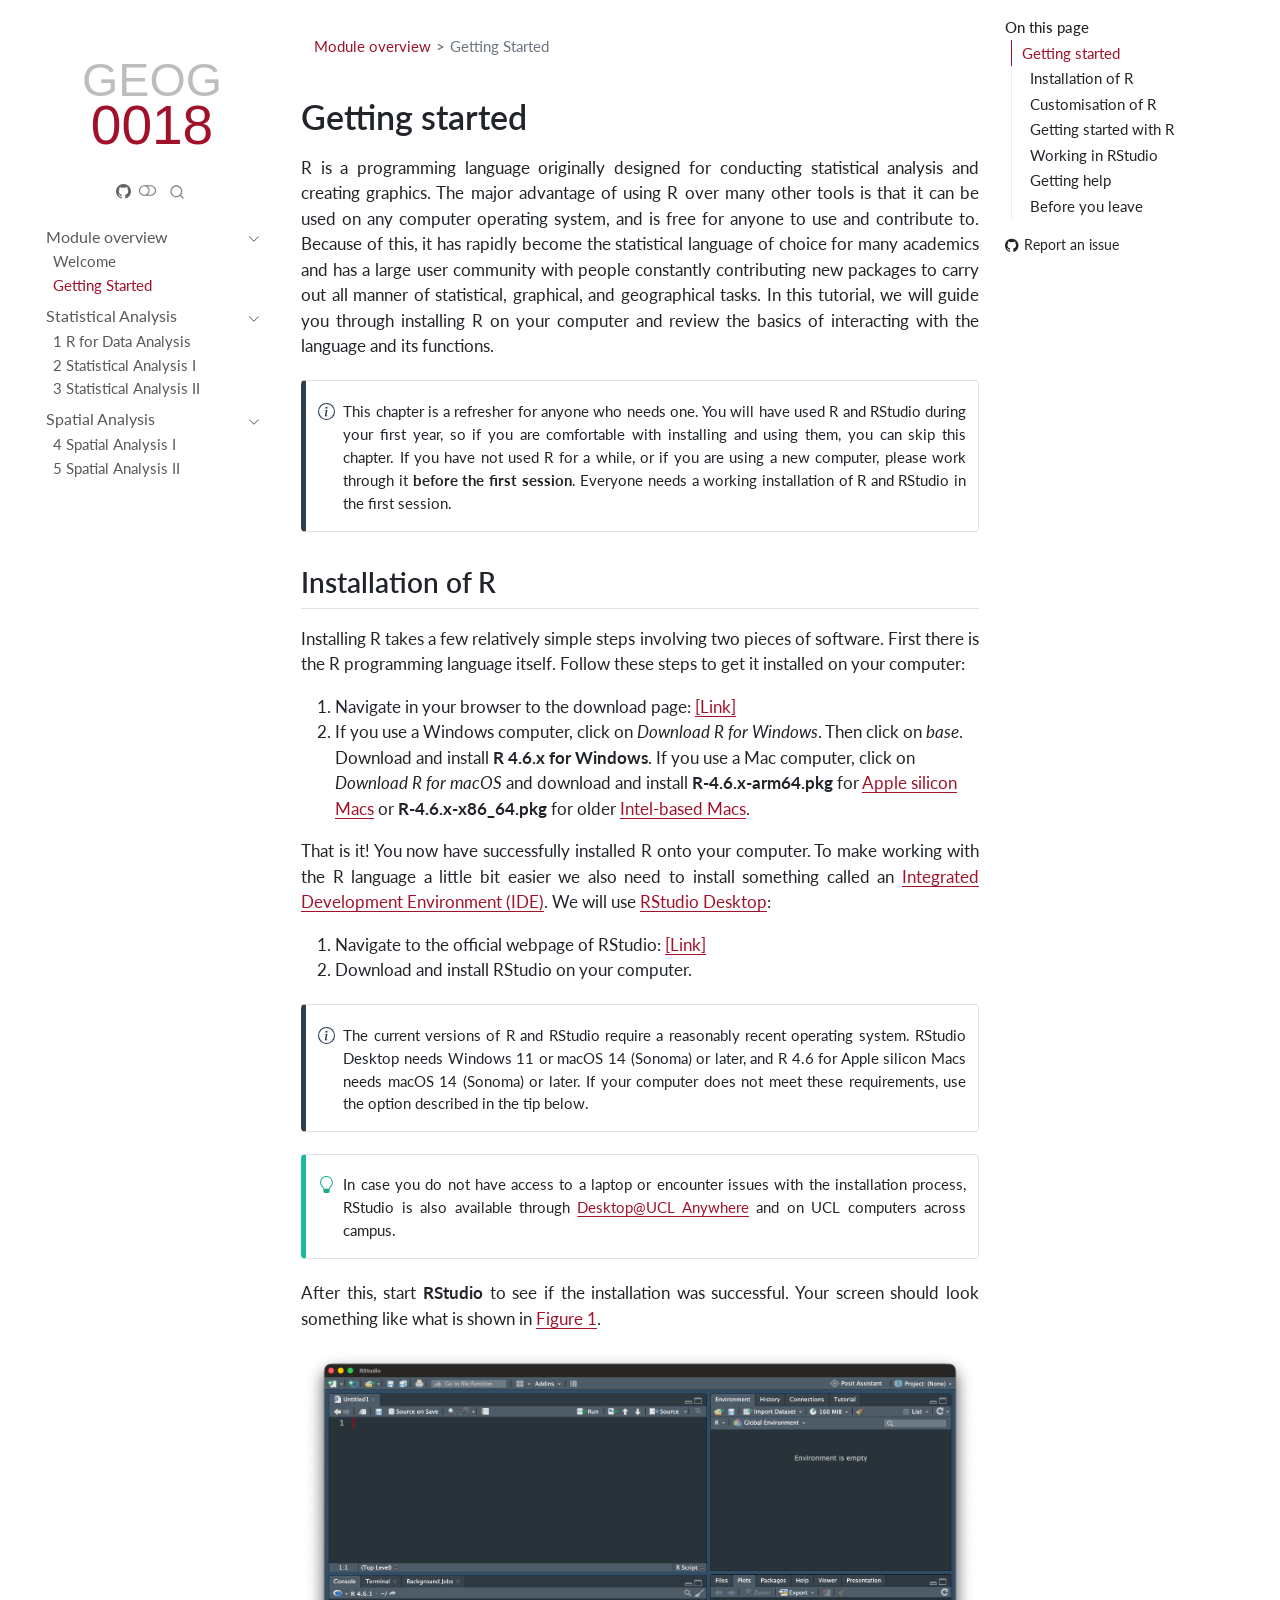
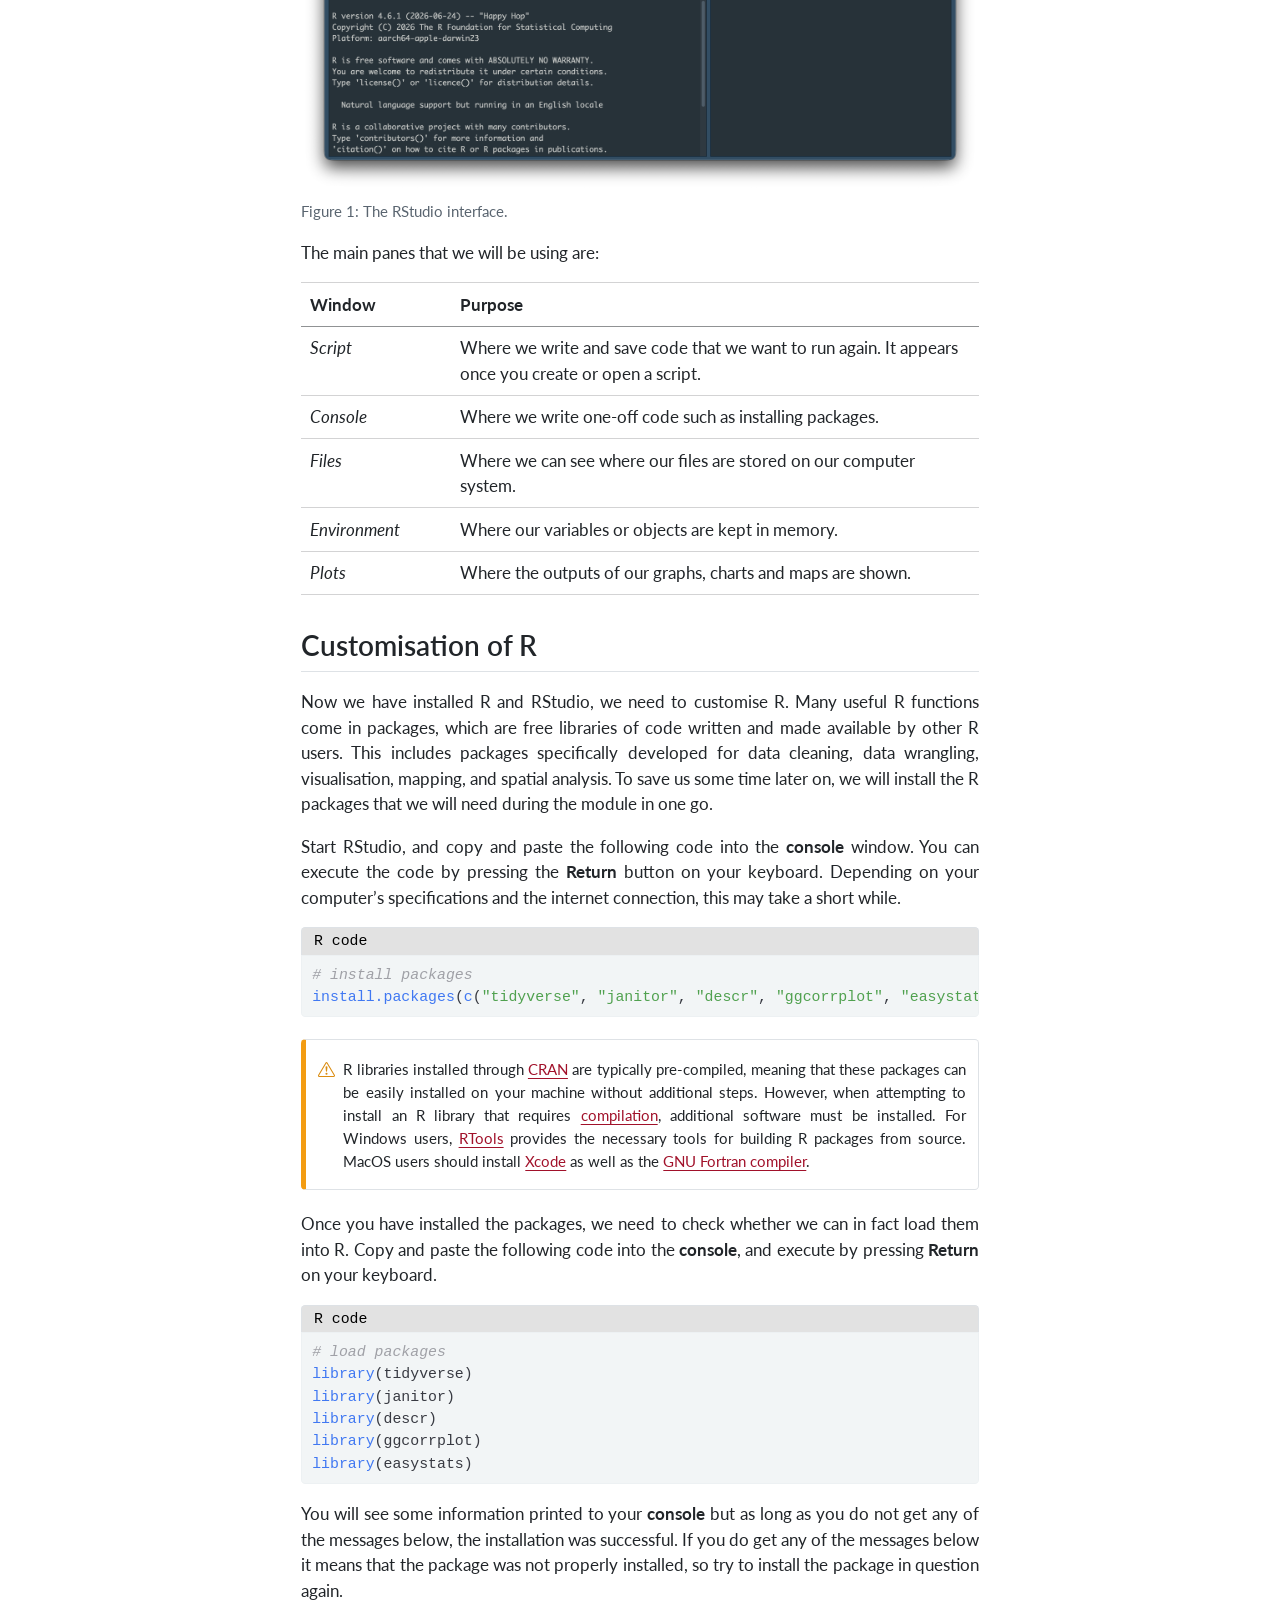
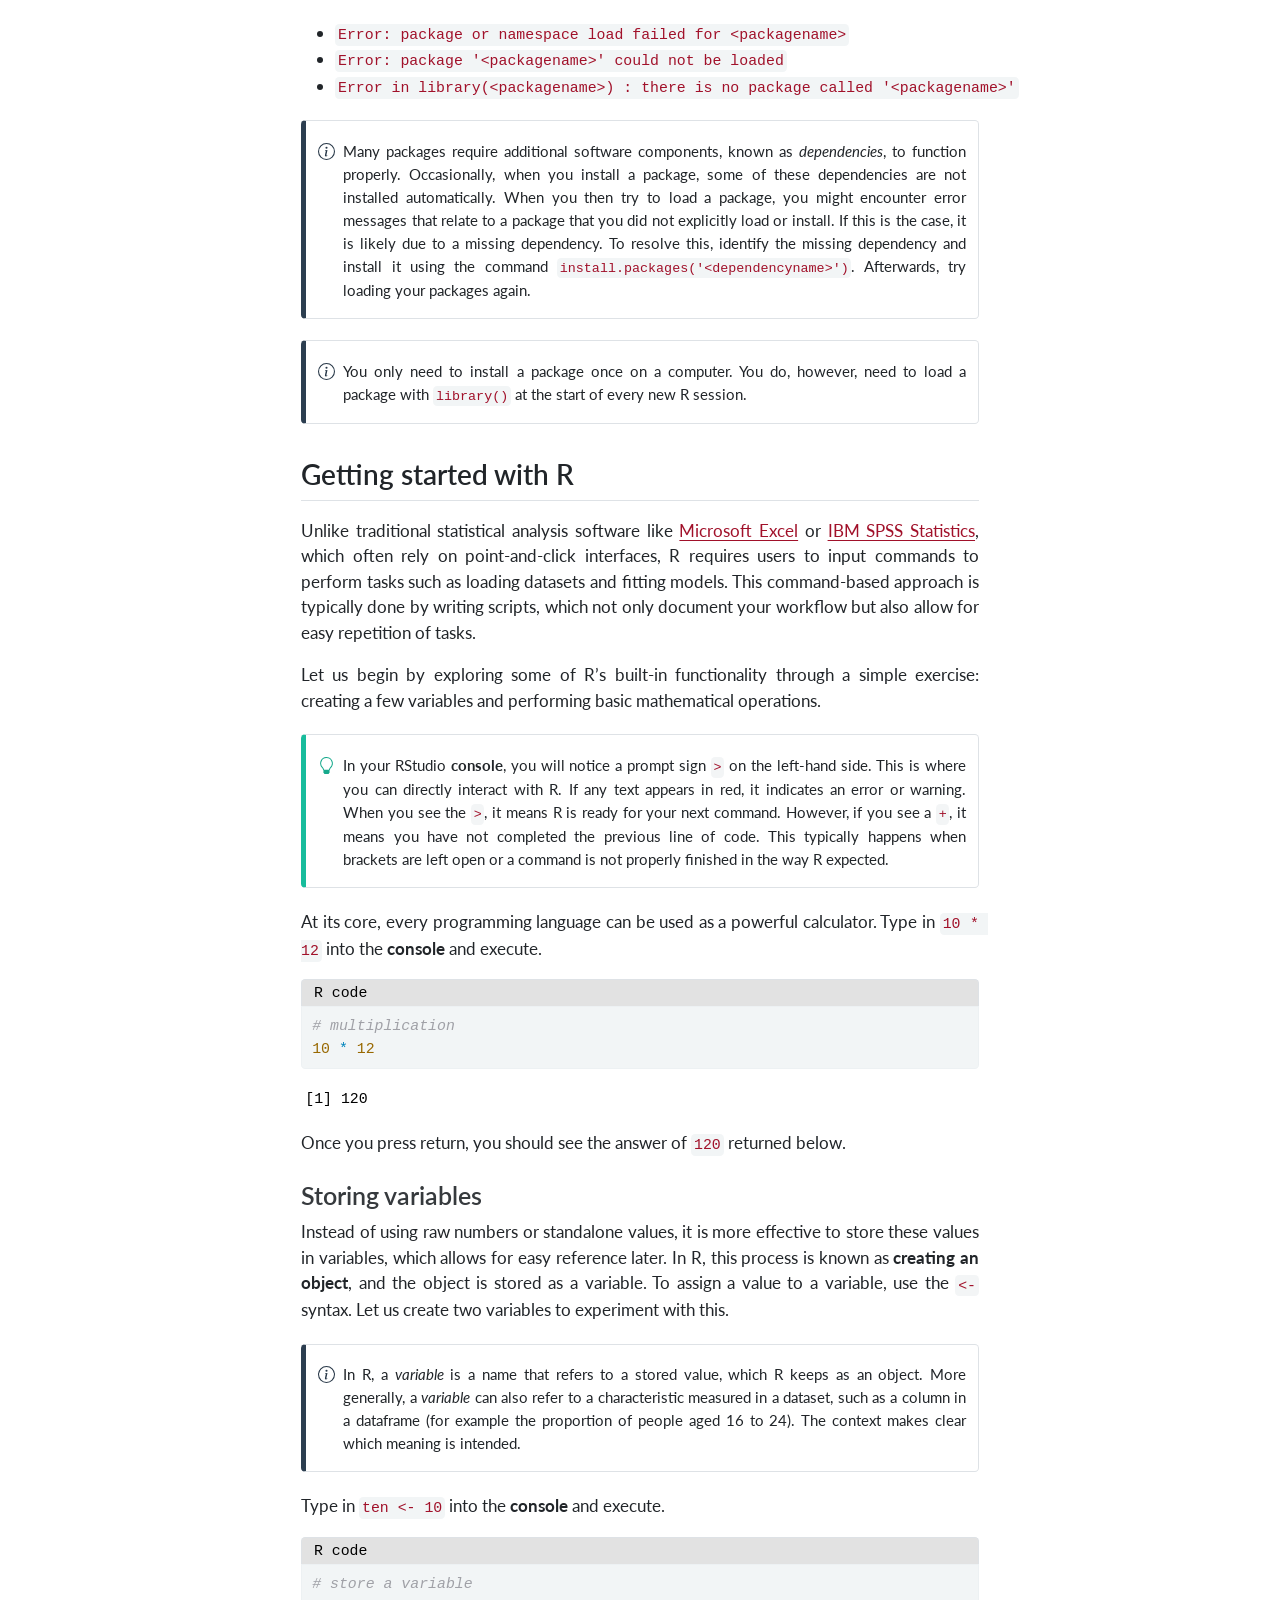
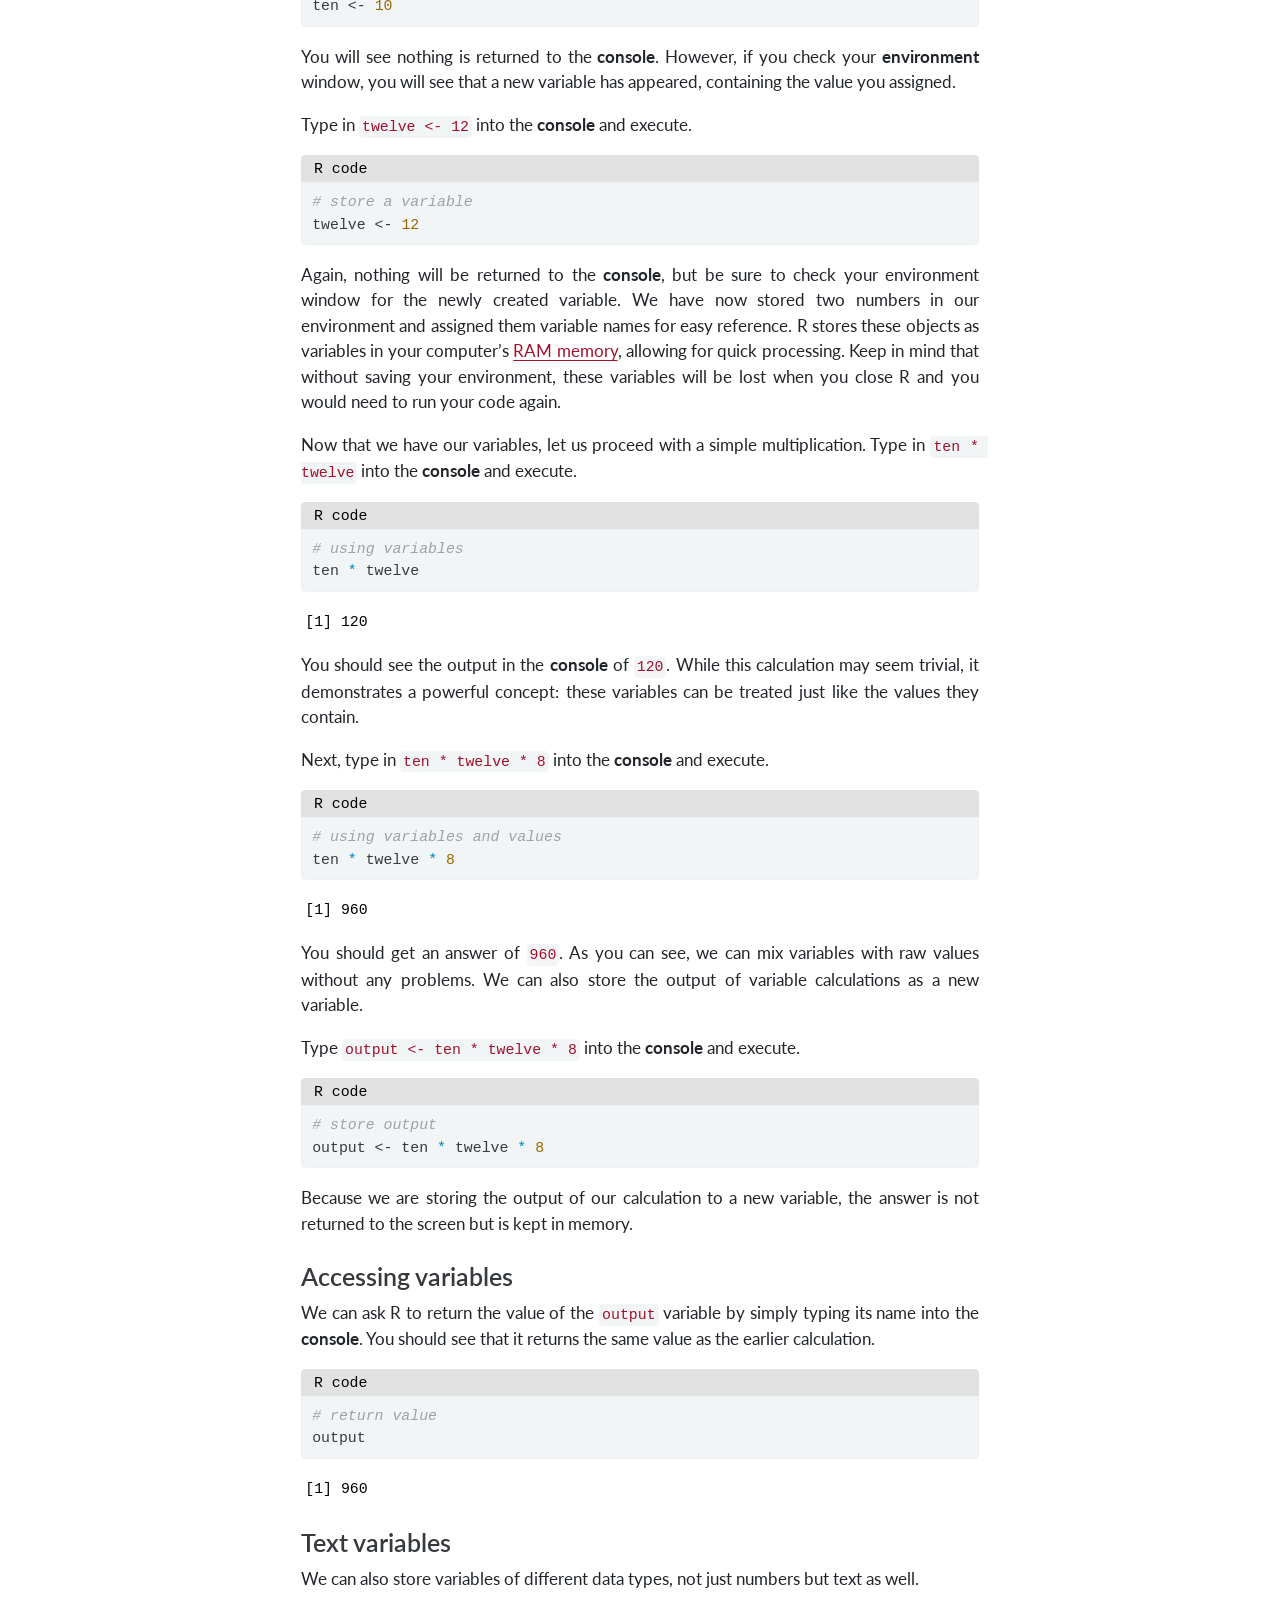
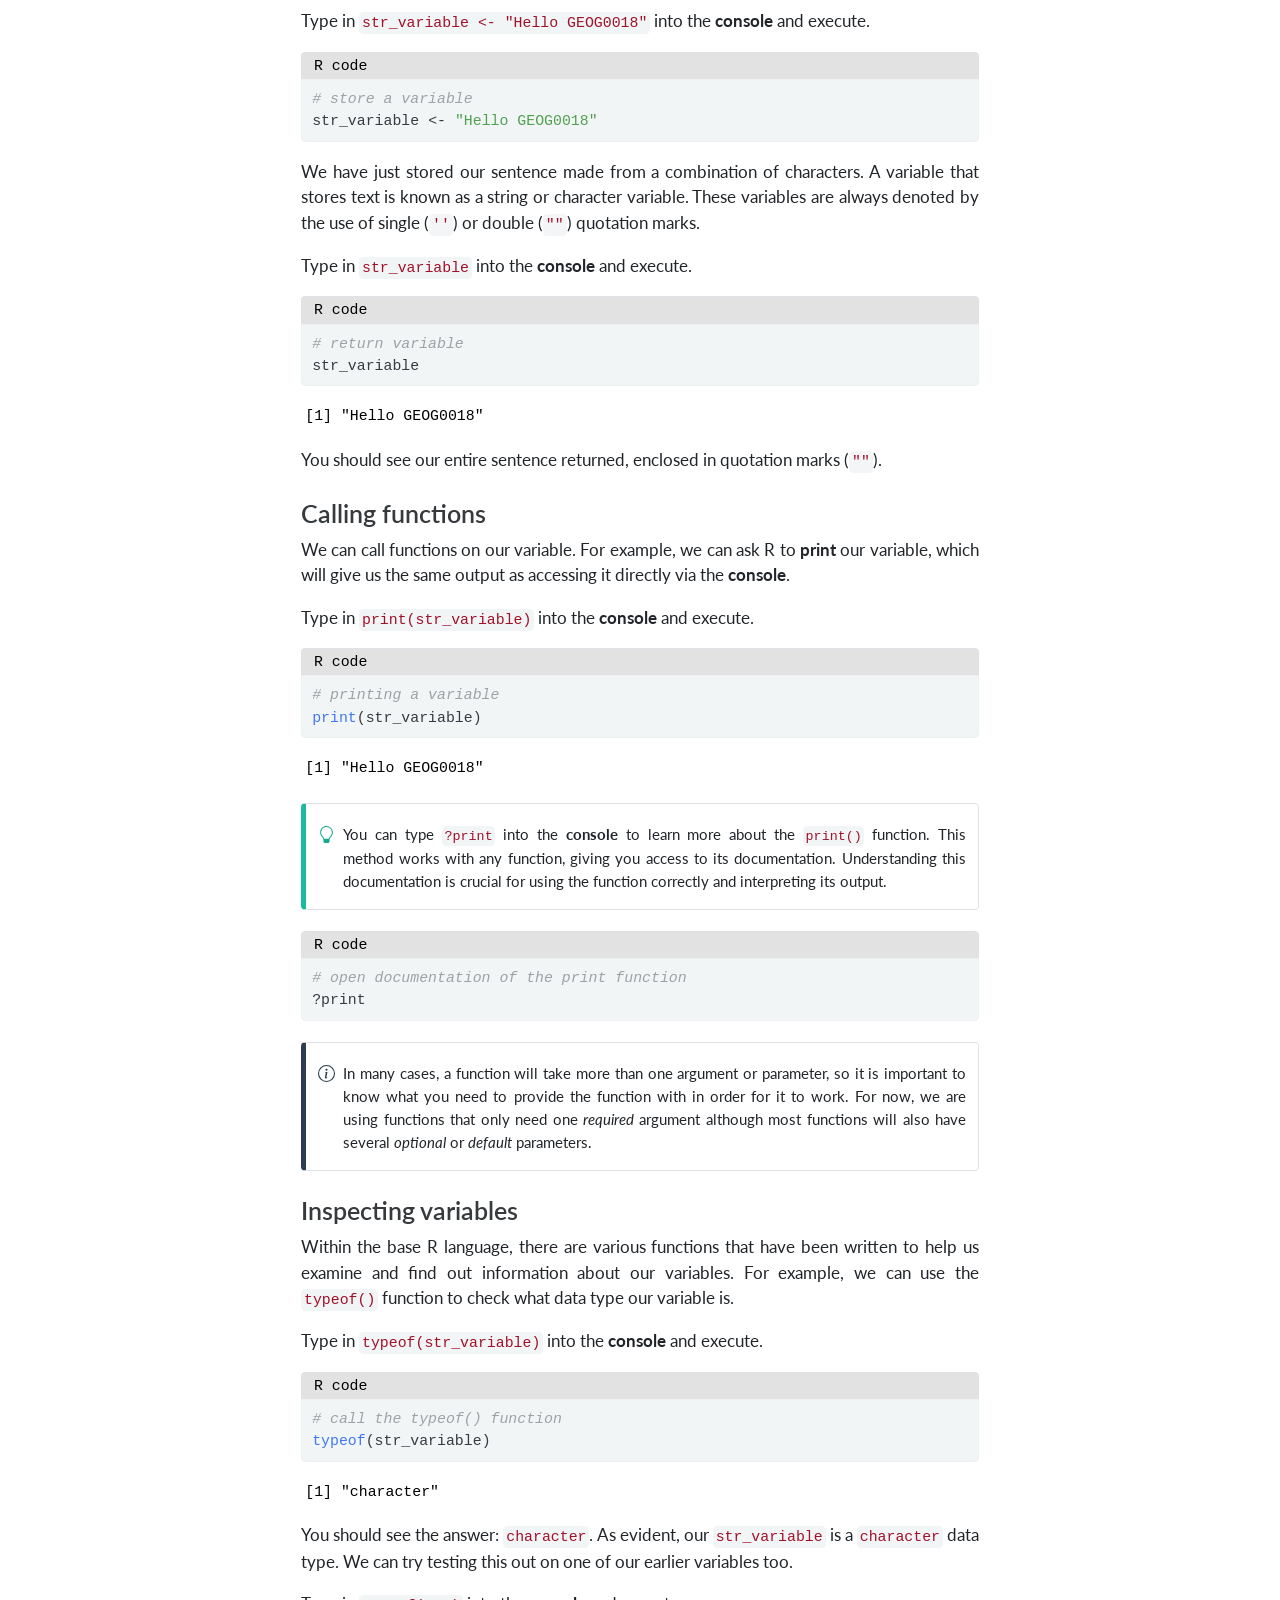
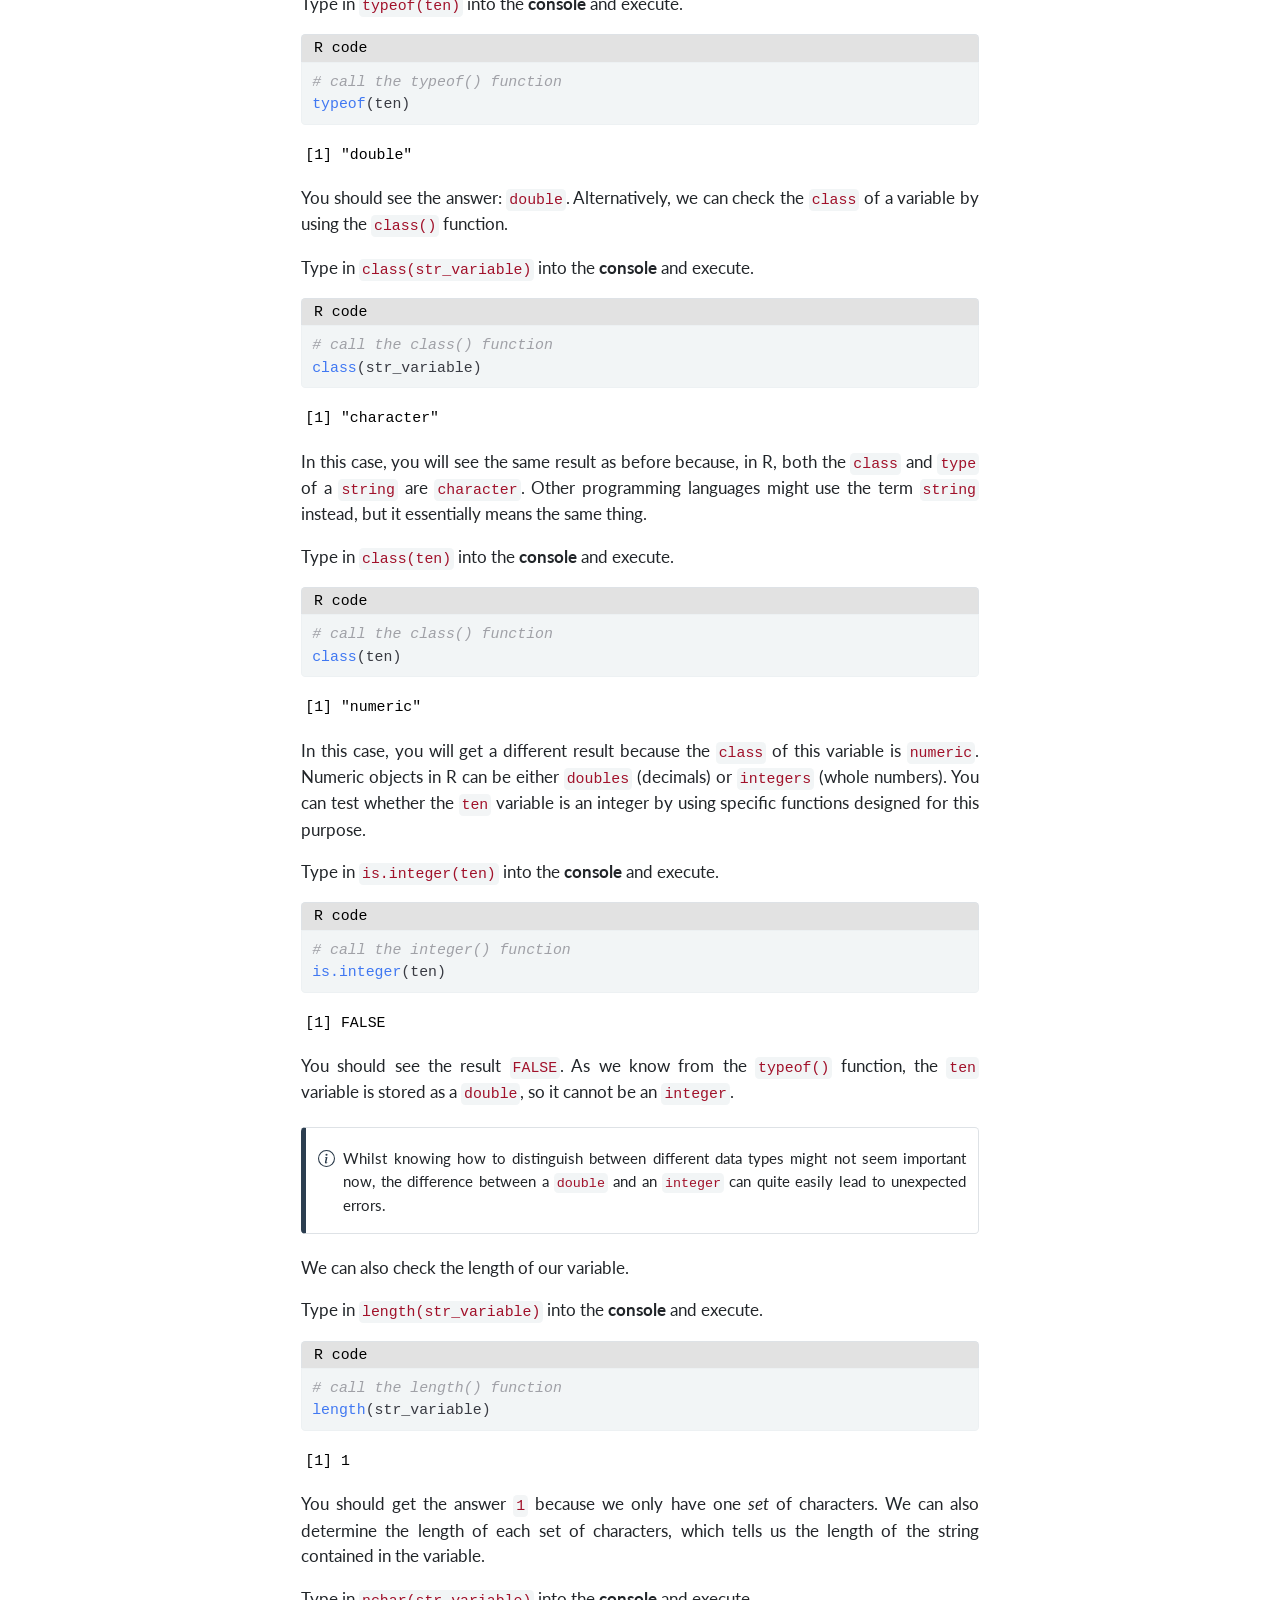
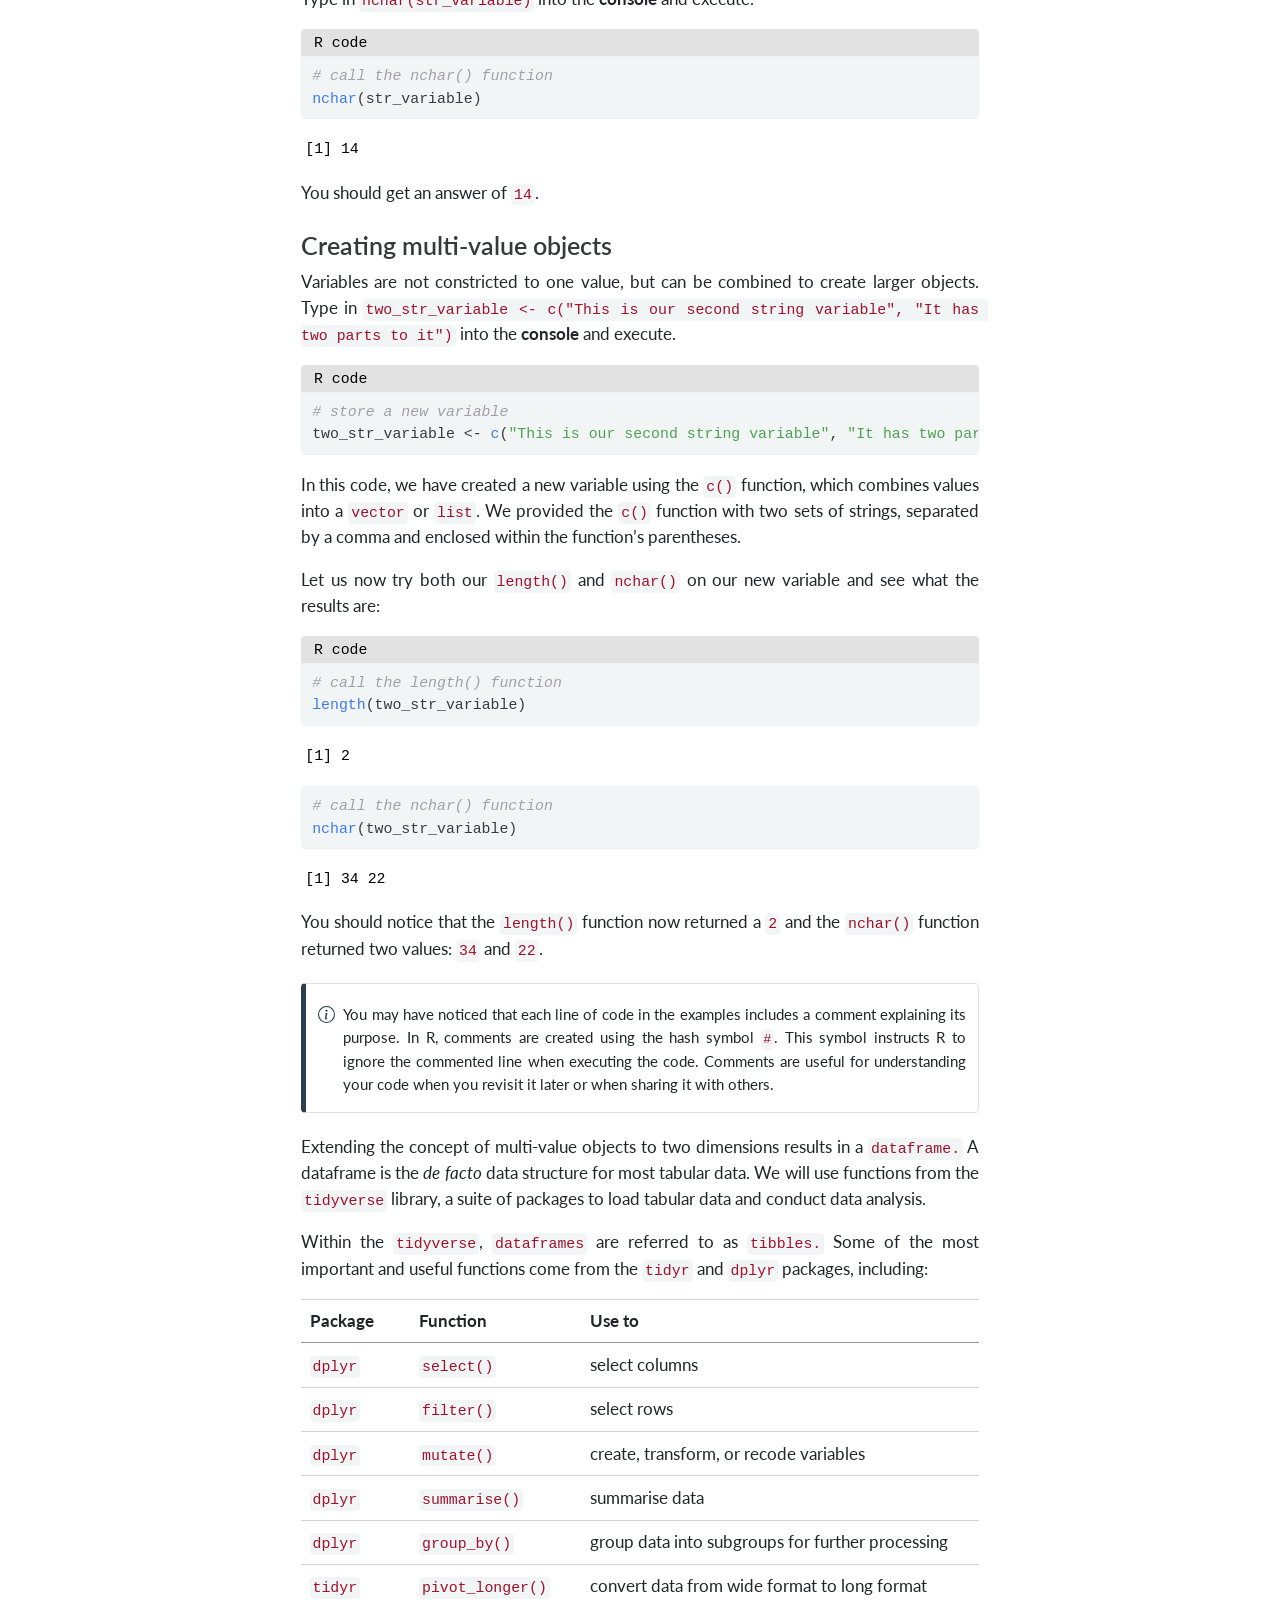
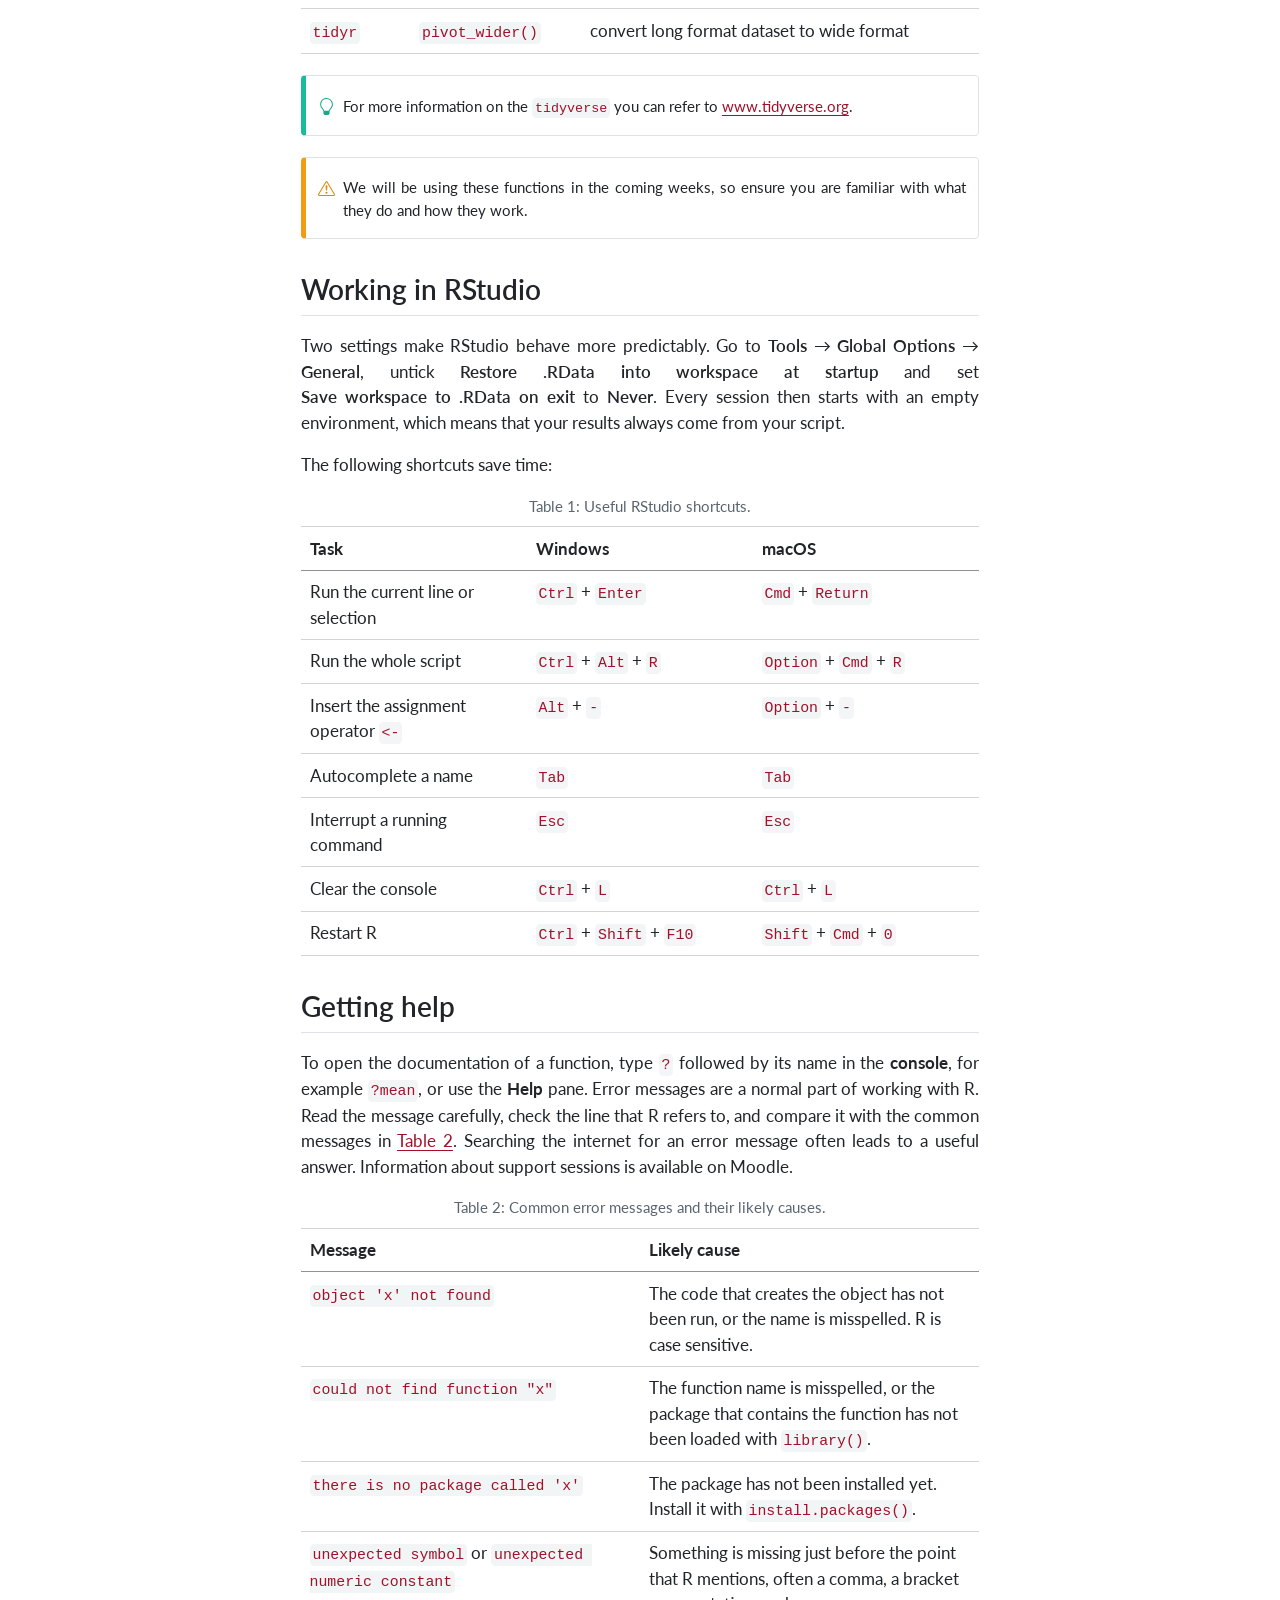
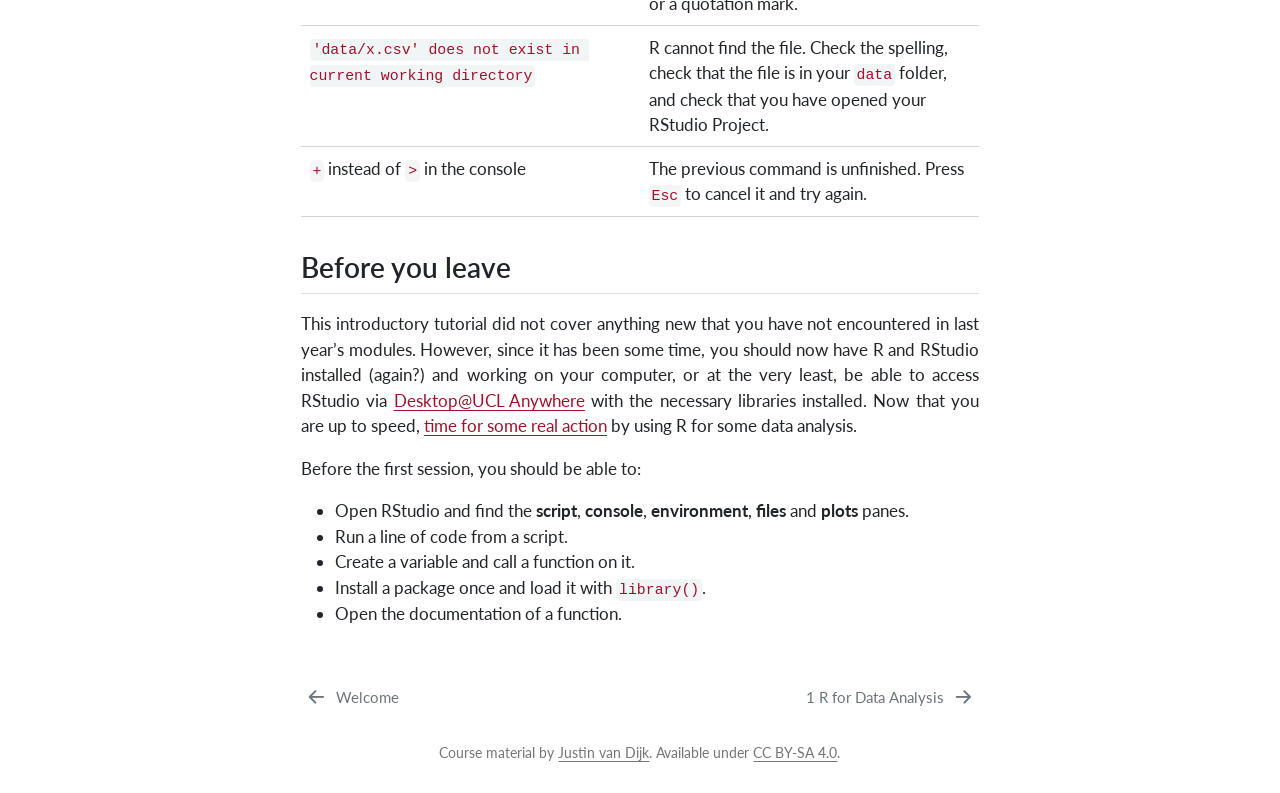
<file: docs/00-installation.html>
<!DOCTYPE html>
<html xmlns="http://www.w3.org/1999/xhtml" lang="en" xml:lang="en"><head>

<meta charset="utf-8">
<meta name="generator" content="quarto-1.10.18">

<meta name="viewport" content="width=device-width, initial-scale=1.0, user-scalable=yes">


<title>GEOG0018</title>
<style>
/* Default styles provided by pandoc.
** See https://pandoc.org/MANUAL.html#variables-for-html for config info.
*/
span.smallcaps{font-variant: small-caps;}
div.columns{display: flex; gap: 1.5em;}
div.column{flex: auto;}
@media screen {
div.columns{gap: min(4vw, 1.5em);}
div.column{overflow-x: auto;}
}
div.hanging-indent{margin-left: 1.5em; text-indent: -1.5em;}
ul.task-list{list-style: none;}
ul.task-list li input[type="checkbox"] {
  width: 0.8em;
  margin: 0 0.8em 0.2em -1em; /* quarto-specific, see https://github.com/quarto-dev/quarto-cli/issues/4556 */ 
  vertical-align: middle;
}
/* CSS for syntax highlighting */
html { -webkit-text-size-adjust: 100%; }
pre > code.sourceCode { white-space: pre; position: relative; }
pre > code.sourceCode > span { display: inline-block; line-height: 1.25; }
pre > code.sourceCode > span:empty { height: 1.2em; }
.sourceCode { overflow: visible; }
code.sourceCode > span { color: inherit; text-decoration: inherit; }
div.sourceCode { margin: 1em 0; }
pre.sourceCode { margin: 0; }
@media screen {
div.sourceCode { overflow: auto; }
}
@media print {
pre > code.sourceCode { white-space: pre-wrap; }
pre > code.sourceCode > span { text-indent: -5em; padding-left: 5em; }
}
pre.numberSource code
  { counter-reset: source-line 0; }
pre.numberSource code > span
  { position: relative; left: -4em; counter-increment: source-line; }
pre.numberSource code > span > a:first-child::before
  { content: counter(source-line);
    position: relative; left: -1em; text-align: right; vertical-align: baseline;
    border: none; display: inline-block;
    -webkit-touch-callout: none; -webkit-user-select: none;
    -khtml-user-select: none; -moz-user-select: none;
    -ms-user-select: none; user-select: none;
    padding: 0 4px; width: 4em;
  }
pre.numberSource { margin-left: 3em;  padding-left: 4px; }
div.sourceCode
  {   }
@media screen {
pre > code.sourceCode > span > a:first-child::before { text-decoration: underline; }
}
</style>


<script src="site_libs/quarto-nav/quarto-nav.js"></script>
<script src="site_libs/quarto-nav/headroom.min.js"></script>
<script src="site_libs/clipboard/clipboard.min.js"></script>
<script src="site_libs/quarto-search/autocomplete.umd.js"></script>
<script src="site_libs/quarto-search/fuse.min.js"></script>
<script src="site_libs/quarto-search/quarto-search.js"></script>
<meta name="quarto:offset" content="./">
<link href="./01-recap.html" rel="next">
<link href="./00-index.html" rel="prev">
<script src="site_libs/quarto-html/quarto.js" type="module"></script>
<script src="site_libs/quarto-html/tabsets/tabsets.js" type="module"></script>
<script src="site_libs/quarto-html/popper.min.js"></script>
<script src="site_libs/quarto-html/tippy.umd.min.js"></script>
<script src="site_libs/quarto-html/anchor.min.js"></script>
<link href="site_libs/quarto-html/tippy.css" rel="stylesheet">
<link href="site_libs/quarto-html/quarto-syntax-highlighting-eec68b17241c1efd3eae2de50d816e3e.css" rel="stylesheet" class="quarto-color-scheme" id="quarto-text-highlighting-styles">
<link href="site_libs/quarto-html/quarto-syntax-highlighting-dark-25dec783d6e1d11f8e0bba9e4fbb47f4.css" rel="stylesheet" class="quarto-color-scheme quarto-color-alternate" id="quarto-text-highlighting-styles">
<link href="site_libs/quarto-html/quarto-syntax-highlighting-eec68b17241c1efd3eae2de50d816e3e.css" rel="stylesheet" class="quarto-color-scheme-extra" id="quarto-text-highlighting-styles">
<script src="site_libs/bootstrap/bootstrap.min.js"></script>
<link href="site_libs/bootstrap/bootstrap-icons.css" rel="stylesheet">
<link href="site_libs/bootstrap/bootstrap-8d79353691bd49b744ebe41e0f2bbb3e.min.css" rel="stylesheet" append-hash="true" class="quarto-color-scheme" id="quarto-bootstrap" data-mode="light">
<link href="site_libs/bootstrap/bootstrap-dark-c0e2e486b95cbf3f7823dc99e2c36499.min.css" rel="stylesheet" append-hash="true" class="quarto-color-scheme quarto-color-alternate" id="quarto-bootstrap" data-mode="dark">
<link href="site_libs/bootstrap/bootstrap-8d79353691bd49b744ebe41e0f2bbb3e.min.css" rel="stylesheet" append-hash="true" class="quarto-color-scheme-extra" id="quarto-bootstrap" data-mode="light">
<script id="quarto-search-options" type="application/json">{
  "location": "sidebar",
  "copy-button": false,
  "collapse-after": 3,
  "panel-placement": "start",
  "type": "overlay",
  "limit": 50,
  "keyboard-shortcut": [
    "f",
    "/",
    "s"
  ],
  "language": {
    "search-no-results-text": "No results",
    "search-matching-documents-text": "matching documents",
    "search-copy-link-title": "Copy link to search",
    "search-hide-matches-text": "Hide additional matches",
    "search-more-match-text": "more match in this document",
    "search-more-matches-text": "more matches in this document",
    "search-clear-button-title": "Clear",
    "search-text-placeholder": "",
    "search-detached-cancel-button-title": "Cancel",
    "search-submit-button-title": "Submit",
    "search-label": "Search"
  }
}</script>
<style>html{ scroll-behavior: smooth; }</style>


<link rel="stylesheet" href="assets/styles.css">
</head>

<body class="nav-sidebar floating quarto-light"><script id="quarto-html-before-body" type="application/javascript">
    const toggleBodyColorMode = (bsSheetEl) => {
      const mode = bsSheetEl.getAttribute("data-mode");
      const bodyEl = window.document.querySelector("body");
      if (mode === "dark") {
        bodyEl.classList.add("quarto-dark");
        bodyEl.classList.remove("quarto-light");
      } else {
        bodyEl.classList.add("quarto-light");
        bodyEl.classList.remove("quarto-dark");
      }
    }
    const toggleBodyColorPrimary = () => {
      const bsSheetEl = window.document.querySelector("link#quarto-bootstrap:not([rel=disabled-stylesheet])");
      if (bsSheetEl) {
        toggleBodyColorMode(bsSheetEl);
      }
    }
    const setColorSchemeToggle = (alternate) => {
      const toggles = window.document.querySelectorAll('.quarto-color-scheme-toggle');
      for (let i=0; i < toggles.length; i++) {
        const toggle = toggles[i];
        if (toggle) {
          if (alternate) {
            toggle.classList.add("alternate");
          } else {
            toggle.classList.remove("alternate");
          }
        }
      }
    };
    const toggleColorMode = (alternate) => {
      // Switch the stylesheets
      const primaryStylesheets = window.document.querySelectorAll('link.quarto-color-scheme:not(.quarto-color-alternate)');
      const alternateStylesheets = window.document.querySelectorAll('link.quarto-color-scheme.quarto-color-alternate');
      manageTransitions('#quarto-margin-sidebar .nav-link', false);
      if (alternate) {
        // note: dark is layered on light, we don't disable primary!
        enableStylesheet(alternateStylesheets);
        for (const sheetNode of alternateStylesheets) {
          if (sheetNode.id === "quarto-bootstrap") {
            toggleBodyColorMode(sheetNode);
          }
        }
      } else {
        disableStylesheet(alternateStylesheets);
        enableStylesheet(primaryStylesheets)
        toggleBodyColorPrimary();
      }
      manageTransitions('#quarto-margin-sidebar .nav-link', true);
      // Switch the toggles
      setColorSchemeToggle(alternate)
      // Hack to workaround the fact that safari doesn't
      // properly recolor the scrollbar when toggling (#1455)
      if (navigator.userAgent.indexOf('Safari') > 0 && navigator.userAgent.indexOf('Chrome') == -1) {
        manageTransitions("body", false);
        window.scrollTo(0, 1);
        setTimeout(() => {
          window.scrollTo(0, 0);
          manageTransitions("body", true);
        }, 40);
      }
    }
    const disableStylesheet = (stylesheets) => {
      for (let i=0; i < stylesheets.length; i++) {
        const stylesheet = stylesheets[i];
        stylesheet.rel = 'disabled-stylesheet';
      }
    }
    const enableStylesheet = (stylesheets) => {
      for (let i=0; i < stylesheets.length; i++) {
        const stylesheet = stylesheets[i];
        if(stylesheet.rel !== 'stylesheet') { // for Chrome, which will still FOUC without this check
          stylesheet.rel = 'stylesheet';
        }
      }
    }
    const manageTransitions = (selector, allowTransitions) => {
      const els = window.document.querySelectorAll(selector);
      for (let i=0; i < els.length; i++) {
        const el = els[i];
        if (allowTransitions) {
          el.classList.remove('notransition');
        } else {
          el.classList.add('notransition');
        }
      }
    }
    const isFileUrl = () => {
      return window.location.protocol === 'file:';
    }
    const hasAlternateSentinel = () => {
      let styleSentinel = getColorSchemeSentinel();
      if (styleSentinel !== null) {
        return styleSentinel === "alternate";
      } else {
        return false;
      }
    }
    const setStyleSentinel = (alternate) => {
      const value = alternate ? "alternate" : "default";
      if (!isFileUrl()) {
        window.localStorage.setItem("quarto-color-scheme", value);
      } else {
        localAlternateSentinel = value;
      }
    }
    const getColorSchemeSentinel = () => {
      if (!isFileUrl()) {
        const storageValue = window.localStorage.getItem("quarto-color-scheme");
        return storageValue != null ? storageValue : localAlternateSentinel;
      } else {
        return localAlternateSentinel;
      }
    }
    const toggleGiscusIfUsed = (isAlternate, darkModeDefault) => {
      const baseTheme = document.querySelector('#giscus-base-theme')?.value ?? 'light';
      const alternateTheme = document.querySelector('#giscus-alt-theme')?.value ?? 'dark';
      let newTheme = '';
      if(authorPrefersDark) {
        newTheme = isAlternate ? baseTheme : alternateTheme;
      } else {
        newTheme = isAlternate ? alternateTheme : baseTheme;
      }
      const changeGiscusTheme = () => {
        // From: https://github.com/giscus/giscus/issues/336
        const sendMessage = (message) => {
          const iframe = document.querySelector('iframe.giscus-frame');
          if (!iframe) return;
          iframe.contentWindow.postMessage({ giscus: message }, 'https://giscus.app');
        }
        sendMessage({
          setConfig: {
            theme: newTheme
          }
        });
      }
      const isGiscussLoaded = window.document.querySelector('iframe.giscus-frame') !== null;
      if (isGiscussLoaded) {
        changeGiscusTheme();
      }
    };
    const authorPrefersDark = false;
    const darkModeDefault = authorPrefersDark;
      document.querySelector('link#quarto-text-highlighting-styles.quarto-color-scheme-extra').rel = 'disabled-stylesheet';
      document.querySelector('link#quarto-bootstrap.quarto-color-scheme-extra').rel = 'disabled-stylesheet';
    let localAlternateSentinel = darkModeDefault ? 'alternate' : 'default';
    // Dark / light mode switch
    window.quartoToggleColorScheme = () => {
      // Read the current dark / light value
      let toAlternate = !hasAlternateSentinel();
      toggleColorMode(toAlternate);
      setStyleSentinel(toAlternate);
      toggleGiscusIfUsed(toAlternate, darkModeDefault);
      window.dispatchEvent(new Event('resize'));
    };
    // Switch to dark mode if need be
    if (hasAlternateSentinel()) {
      toggleColorMode(true);
    } else {
      toggleColorMode(false);
    }
  </script>

<div id="quarto-search-results"></div>
  <header id="quarto-header" class="headroom fixed-top">
  <nav class="quarto-secondary-nav">
    <div class="container-fluid d-flex">
      <button type="button" class="quarto-btn-toggle btn" data-bs-toggle="collapse" role="button" data-bs-target=".quarto-sidebar-collapse-item" aria-controls="quarto-sidebar" aria-expanded="false" aria-label="Toggle sidebar navigation" onclick="if (window.quartoToggleHeadroom) { window.quartoToggleHeadroom(); }">
        <i class="bi bi-layout-text-sidebar-reverse"></i>
      </button>
        <nav class="quarto-page-breadcrumbs" aria-label="breadcrumb"><ol class="breadcrumb"><li class="breadcrumb-item"><a href="./00-index.html">Module overview</a></li><li class="breadcrumb-item"><a href="./00-installation.html">Getting Started</a></li></ol></nav>
        <a class="flex-grow-1" role="navigation" data-bs-toggle="collapse" data-bs-target=".quarto-sidebar-collapse-item" aria-controls="quarto-sidebar" aria-expanded="false" aria-label="Toggle sidebar navigation" onclick="if (window.quartoToggleHeadroom) { window.quartoToggleHeadroom(); }">      
        </a>
      <button type="button" class="btn quarto-search-button" aria-label="Search" onclick="window.quartoOpenSearch();">
        <i class="bi bi-search"></i>
      </button>
    </div>
  </nav>
</header>
<!-- content -->
<div id="quarto-content" class="quarto-container page-columns page-rows-contents page-layout-article">
<!-- sidebar -->
  <nav id="quarto-sidebar" class="sidebar collapse collapse-horizontal quarto-sidebar-collapse-item sidebar-navigation floating overflow-auto">
    <div class="pt-lg-2 mt-2 text-left sidebar-header">
      <a href="./index.html" class="sidebar-logo-link">
      <img src="./assets/logo.svg" alt="" class="sidebar-logo light-content py-0 d-lg-inline d-none">
      <img src="./assets/logo.svg" alt="" class="sidebar-logo dark-content py-0 d-lg-inline d-none">
      </a>
      <div class="sidebar-tools-main tools-wide">
    <a href="https://github.com/jtvandijk/GEOG0018" title="" class="quarto-navigation-tool px-1" aria-label=""><i class="bi bi-github"></i></a>
  <a href="" class="quarto-color-scheme-toggle quarto-navigation-tool  px-1" onclick="window.quartoToggleColorScheme(); return false;" title="Toggle dark mode"><i class="bi"></i></a>
    <div id="quarto-search" class="quarto-navigation-tool px-1" title="Search"></div>
</div>
      </div>
    <div class="sidebar-menu-container"> 
    <ul class="list-unstyled mt-1">
        <li class="sidebar-item sidebar-item-section">
      <div class="sidebar-item-container"> 
            <a class="sidebar-item-text sidebar-link text-start" data-bs-toggle="collapse" data-bs-target="#quarto-sidebar-section-1" role="navigation" aria-expanded="true">
 <span class="menu-text">Module overview</span></a>
          <a class="sidebar-item-toggle text-start" data-bs-toggle="collapse" data-bs-target="#quarto-sidebar-section-1" role="navigation" aria-expanded="true" aria-label="Toggle section">
            <i class="bi bi-chevron-right ms-2"></i>
          </a> 
      </div>
      <ul id="quarto-sidebar-section-1" class="collapse list-unstyled sidebar-section depth1 show">  
          <li class="sidebar-item">
  <div class="sidebar-item-container"> 
  <a href="./00-index.html" class="sidebar-item-text sidebar-link">
 <span class="menu-text">Welcome</span></a>
  </div>
</li>
          <li class="sidebar-item">
  <div class="sidebar-item-container"> 
  <a href="./00-installation.html" class="sidebar-item-text sidebar-link active">
 <span class="menu-text">Getting Started</span></a>
  </div>
</li>
      </ul>
  </li>
        <li class="sidebar-item sidebar-item-section">
      <div class="sidebar-item-container"> 
            <a class="sidebar-item-text sidebar-link text-start" data-bs-toggle="collapse" data-bs-target="#quarto-sidebar-section-2" role="navigation" aria-expanded="true">
 <span class="menu-text">Statistical Analysis</span></a>
          <a class="sidebar-item-toggle text-start" data-bs-toggle="collapse" data-bs-target="#quarto-sidebar-section-2" role="navigation" aria-expanded="true" aria-label="Toggle section">
            <i class="bi bi-chevron-right ms-2"></i>
          </a> 
      </div>
      <ul id="quarto-sidebar-section-2" class="collapse list-unstyled sidebar-section depth1 show">  
          <li class="sidebar-item">
  <div class="sidebar-item-container"> 
  <a href="./01-recap.html" class="sidebar-item-text sidebar-link">
 <span class="menu-text">1 R for Data Analysis</span></a>
  </div>
</li>
          <li class="sidebar-item">
  <div class="sidebar-item-container"> 
  <a href="./02-statistics1.html" class="sidebar-item-text sidebar-link">
 <span class="menu-text">2 Statistical Analysis I</span></a>
  </div>
</li>
          <li class="sidebar-item">
  <div class="sidebar-item-container"> 
  <a href="./03-statistics2.html" class="sidebar-item-text sidebar-link">
 <span class="menu-text">3 Statistical Analysis II</span></a>
  </div>
</li>
      </ul>
  </li>
        <li class="sidebar-item sidebar-item-section">
      <div class="sidebar-item-container"> 
            <a class="sidebar-item-text sidebar-link text-start" data-bs-toggle="collapse" data-bs-target="#quarto-sidebar-section-3" role="navigation" aria-expanded="true">
 <span class="menu-text">Spatial Analysis</span></a>
          <a class="sidebar-item-toggle text-start" data-bs-toggle="collapse" data-bs-target="#quarto-sidebar-section-3" role="navigation" aria-expanded="true" aria-label="Toggle section">
            <i class="bi bi-chevron-right ms-2"></i>
          </a> 
      </div>
      <ul id="quarto-sidebar-section-3" class="collapse list-unstyled sidebar-section depth1 show">  
          <li class="sidebar-item">
  <div class="sidebar-item-container"> 
  <a href="./04-spatial1.html" class="sidebar-item-text sidebar-link">
 <span class="menu-text">4 Spatial Analysis I</span></a>
  </div>
</li>
          <li class="sidebar-item">
  <div class="sidebar-item-container"> 
  <a href="./05-spatial2.html" class="sidebar-item-text sidebar-link">
 <span class="menu-text">5 Spatial Analysis II</span></a>
  </div>
</li>
      </ul>
  </li>
    </ul>
    </div>
</nav>
<div id="quarto-sidebar-glass" class="quarto-sidebar-collapse-item" data-bs-toggle="collapse" data-bs-target=".quarto-sidebar-collapse-item"></div>
<!-- margin-sidebar -->
    <div id="quarto-margin-sidebar" class="sidebar margin-sidebar">
        <nav id="TOC" role="doc-toc" class="toc-active">
    <h2 id="toc-title">On this page</h2>
   
  <ul>
  <li><a href="#getting-started" id="toc-getting-started" class="nav-link active" data-scroll-target="#getting-started">Getting started</a>
  <ul class="collapse">
  <li><a href="#installation-of-r" id="toc-installation-of-r" class="nav-link" data-scroll-target="#installation-of-r">Installation of R</a></li>
  <li><a href="#customisation-of-r" id="toc-customisation-of-r" class="nav-link" data-scroll-target="#customisation-of-r">Customisation of R</a></li>
  <li><a href="#getting-started-with-r" id="toc-getting-started-with-r" class="nav-link" data-scroll-target="#getting-started-with-r">Getting started with R</a>
  <ul class="collapse">
  <li><a href="#storing-variables" id="toc-storing-variables" class="nav-link" data-scroll-target="#storing-variables">Storing variables</a></li>
  <li><a href="#accessing-variables" id="toc-accessing-variables" class="nav-link" data-scroll-target="#accessing-variables">Accessing variables</a></li>
  <li><a href="#text-variables" id="toc-text-variables" class="nav-link" data-scroll-target="#text-variables">Text variables</a></li>
  <li><a href="#calling-functions" id="toc-calling-functions" class="nav-link" data-scroll-target="#calling-functions">Calling functions</a></li>
  <li><a href="#inspecting-variables" id="toc-inspecting-variables" class="nav-link" data-scroll-target="#inspecting-variables">Inspecting variables</a></li>
  <li><a href="#creating-multi-value-objects" id="toc-creating-multi-value-objects" class="nav-link" data-scroll-target="#creating-multi-value-objects">Creating multi-value objects</a></li>
  </ul></li>
  <li><a href="#working-in-rstudio" id="toc-working-in-rstudio" class="nav-link" data-scroll-target="#working-in-rstudio">Working in RStudio</a></li>
  <li><a href="#getting-help" id="toc-getting-help" class="nav-link" data-scroll-target="#getting-help">Getting help</a></li>
  <li><a href="#before-you-leave" id="toc-before-you-leave" class="nav-link" data-scroll-target="#before-you-leave">Before you leave</a></li>
  </ul></li>
  </ul>
<div class="toc-actions"><ul><li><a href="https://github.com/jtvandijk/GEOG0018/issues/new" class="toc-action"><i class="bi bi-github"></i>Report an issue</a></li></ul></div></nav>
    </div>
<!-- main -->
<main class="content" id="quarto-document-content"><header id="title-block-header" class="quarto-title-block"><nav class="quarto-page-breadcrumbs quarto-title-breadcrumbs d-none d-lg-block" aria-label="breadcrumb"><ol class="breadcrumb"><li class="breadcrumb-item"><a href="./00-index.html">Module overview</a></li><li class="breadcrumb-item"><a href="./00-installation.html">Getting Started</a></li></ol></nav></header>





<section id="getting-started" class="level1 unnumbered">
<h1 class="unnumbered">Getting started</h1>
<p>R is a programming language originally designed for conducting statistical analysis and creating graphics. The major advantage of using R over many other tools is that it can be used on any computer operating system, and is free for anyone to use and contribute to. Because of this, it has rapidly become the statistical language of choice for many academics and has a large user community with people constantly contributing new packages to carry out all manner of statistical, graphical, and geographical tasks. In this tutorial, we will guide you through installing R on your computer and review the basics of interacting with the language and its functions.</p>
<div class="callout callout-style-simple callout-note">
<div class="callout-body d-flex">
<div class="callout-icon-container">
<i class="callout-icon"></i>
</div>
<div class="callout-body-container">
<p>This chapter is a refresher for anyone who needs one. You will have used R and RStudio during your first year, so if you are comfortable with installing and using them, you can skip this chapter. If you have not used R for a while, or if you are using a new computer, please work through it <strong>before the first session</strong>. Everyone needs a working installation of R and RStudio in the first session.</p>
</div>
</div>
</div>
<section id="installation-of-r" class="level2 unnumbered">
<h2 class="unnumbered anchored" data-anchor-id="installation-of-r">Installation of R</h2>
<p>Installing R takes a few relatively simple steps involving two pieces of software. First there is the R programming language itself. Follow these steps to get it installed on your computer:</p>
<ol type="1">
<li>Navigate in your browser to the download page: <a href="https://cran.r-project.org/">[Link]</a></li>
<li>If you use a Windows computer, click on <em>Download R for Windows</em>. Then click on <em>base</em>. Download and install <strong>R 4.6.x for Windows</strong>. If you use a Mac computer, click on <em>Download R for macOS</em> and download and install <strong>R-4.6.x-arm64.pkg</strong> for <a href="https://support.apple.com/en-gb/HT211814">Apple silicon Macs</a> or <strong>R-4.6.x-x86_64.pkg</strong> for older <a href="https://support.apple.com/en-gb/HT211814">Intel-based Macs</a>.</li>
</ol>
<p>That is it! You now have successfully installed R onto your computer. To make working with the R language a little bit easier we also need to install something called an <a href="https://en.wikipedia.org/wiki/Integrated_development_environment">Integrated Development Environment (IDE)</a>. We will use <a href="https://posit.co/downloads/">RStudio Desktop</a>:</p>
<ol type="1">
<li>Navigate to the official webpage of RStudio: <a href="https://posit.co/downloads/">[Link]</a></li>
<li>Download and install RStudio on your computer.</li>
</ol>
<div class="callout callout-style-simple callout-note">
<div class="callout-body d-flex">
<div class="callout-icon-container">
<i class="callout-icon"></i>
</div>
<div class="callout-body-container">
<p>The current versions of R and RStudio require a reasonably recent operating system. RStudio Desktop needs Windows 11 or macOS 14 (Sonoma) or later, and R 4.6 for Apple silicon Macs needs macOS 14 (Sonoma) or later. If your computer does not meet these requirements, use the option described in the tip below.</p>
</div>
</div>
</div>
<div class="callout callout-style-simple callout-tip">
<div class="callout-body d-flex">
<div class="callout-icon-container">
<i class="callout-icon"></i>
</div>
<div class="callout-body-container">
<p>In case you do not have access to a laptop or encounter issues with the installation process, RStudio is also available through <a href="https://www.ucl.ac.uk/isd/services/computers/remote-access/desktopucl-anywhere">Desktop@UCL Anywhere</a> and on UCL computers across campus.</p>
</div>
</div>
</div>
<p>After this, start <strong>RStudio</strong> to see if the installation was successful. Your screen should look something like what is shown in <a href="#fig-rstudio-interface" class="quarto-xref">Figure&nbsp;1</a>.</p>
<div class="cell">
<div class="cell-output-display">
<div id="fig-rstudio-interface" class="quarto-float quarto-figure quarto-figure-center anchored">
<figure class="quarto-float quarto-float-fig figure">
<div aria-describedby="fig-rstudio-interface-caption-0ceaefa1-69ba-4598-a22c-09a6ac19f8ca">
<img src="images/w06/rstudio-interface.png" class="img-fluid figure-img" style="width:100.0%">
</div>
<figcaption class="quarto-float-caption-bottom quarto-float-caption quarto-float-fig" id="fig-rstudio-interface-caption-0ceaefa1-69ba-4598-a22c-09a6ac19f8ca">
Figure&nbsp;1: The RStudio interface.
</figcaption>
</figure>
</div>
</div>
</div>
<p>The main panes that we will be using are:</p>
<table class="caption-top table">
<colgroup>
<col style="width: 22%">
<col style="width: 77%">
</colgroup>
<thead>
<tr class="header">
<th style="text-align: left;">Window</th>
<th style="text-align: left;">Purpose</th>
</tr>
</thead>
<tbody>
<tr class="odd">
<td style="text-align: left;"><em>Script</em></td>
<td style="text-align: left;">Where we write and save code that we want to run again. It appears once you create or open a script.</td>
</tr>
<tr class="even">
<td style="text-align: left;"><em>Console</em></td>
<td style="text-align: left;">Where we write one-off code such as installing packages.</td>
</tr>
<tr class="odd">
<td style="text-align: left;"><em>Files</em></td>
<td style="text-align: left;">Where we can see where our files are stored on our computer system.</td>
</tr>
<tr class="even">
<td style="text-align: left;"><em>Environment</em></td>
<td style="text-align: left;">Where our variables or objects are kept in memory.</td>
</tr>
<tr class="odd">
<td style="text-align: left;"><em>Plots</em></td>
<td style="text-align: left;">Where the outputs of our graphs, charts and maps are shown.</td>
</tr>
</tbody>
</table>
</section>
<section id="customisation-of-r" class="level2 unnumbered">
<h2 class="unnumbered anchored" data-anchor-id="customisation-of-r">Customisation of R</h2>
<p>Now we have installed R and RStudio, we need to customise R. Many useful R functions come in packages, which are free libraries of code written and made available by other R users. This includes packages specifically developed for data cleaning, data wrangling, visualisation, mapping, and spatial analysis. To save us some time later on, we will install the R packages that we will need during the module in one go.</p>
<p>Start RStudio, and copy and paste the following code into the <strong>console</strong> window. You can execute the code by pressing the <strong>Return</strong> button on your keyboard. Depending on your computer’s specifications and the internet connection, this may take a short while.</p>
<div class="cell">
<div class="code-with-filename">
<div class="code-with-filename-file">
<pre><strong>R code</strong></pre>
</div>
<div class="code-copy-outer-scaffold"><div class="sourceCode cell-code" id="cb1"><pre class="sourceCode r code-with-copy"><code class="sourceCode r"><span id="cb1-1"><a href="#cb1-1" aria-hidden="true" tabindex="-1"></a><span class="co"># install packages</span></span>
<span id="cb1-2"><a href="#cb1-2" aria-hidden="true" tabindex="-1"></a><span class="fu">install.packages</span>(<span class="fu">c</span>(<span class="st">"tidyverse"</span>, <span class="st">"janitor"</span>, <span class="st">"descr"</span>, <span class="st">"ggcorrplot"</span>, <span class="st">"easystats"</span>))</span></code></pre></div><button title="Copy to Clipboard" class="code-copy-button"><i class="bi"></i></button></div>
</div>
</div>
<div class="callout callout-style-simple callout-warning">
<div class="callout-body d-flex">
<div class="callout-icon-container">
<i class="callout-icon"></i>
</div>
<div class="callout-body-container">
<p>R libraries installed through <a href="https://cran.r-project.org/">CRAN</a> are typically pre-compiled, meaning that these packages can be easily installed on your machine without additional steps. However, when attempting to install an R library that requires <a href="https://en.wikipedia.org/wiki/Compiler">compilation</a>, additional software must be installed. For Windows users, <a href="https://cran.r-project.org/bin/windows/Rtools/">RTools</a> provides the necessary tools for building R packages from source. MacOS users should install <a href="https://mac.r-project.org/tools/">Xcode</a> as well as the <a href="https://mac.r-project.org/tools/">GNU Fortran compiler</a>.</p>
</div>
</div>
</div>
<p>Once you have installed the packages, we need to check whether we can in fact load them into R. Copy and paste the following code into the <strong>console</strong>, and execute by pressing <strong>Return</strong> on your keyboard.</p>
<div class="cell">
<div class="code-with-filename">
<div class="code-with-filename-file">
<pre><strong>R code</strong></pre>
</div>
<div class="code-copy-outer-scaffold"><div class="sourceCode cell-code" id="cb2"><pre class="sourceCode r code-with-copy"><code class="sourceCode r"><span id="cb2-1"><a href="#cb2-1" aria-hidden="true" tabindex="-1"></a><span class="co"># load packages</span></span>
<span id="cb2-2"><a href="#cb2-2" aria-hidden="true" tabindex="-1"></a><span class="fu">library</span>(tidyverse)</span>
<span id="cb2-3"><a href="#cb2-3" aria-hidden="true" tabindex="-1"></a><span class="fu">library</span>(janitor)</span>
<span id="cb2-4"><a href="#cb2-4" aria-hidden="true" tabindex="-1"></a><span class="fu">library</span>(descr)</span>
<span id="cb2-5"><a href="#cb2-5" aria-hidden="true" tabindex="-1"></a><span class="fu">library</span>(ggcorrplot)</span>
<span id="cb2-6"><a href="#cb2-6" aria-hidden="true" tabindex="-1"></a><span class="fu">library</span>(easystats)</span></code></pre></div><button title="Copy to Clipboard" class="code-copy-button"><i class="bi"></i></button></div>
</div>
</div>
<p>You will see some information printed to your <strong>console</strong> but as long as you do not get any of the messages below, the installation was successful. If you do get any of the messages below it means that the package was not properly installed, so try to install the package in question again.</p>
<ul>
<li><code>Error: package or namespace load failed for &lt;packagename&gt;</code></li>
<li><code>Error: package '&lt;packagename&gt;' could not be loaded</code></li>
<li><code>Error in library(&lt;packagename&gt;) : there is no package called '&lt;packagename&gt;'</code></li>
</ul>
<div class="callout callout-style-simple callout-note">
<div class="callout-body d-flex">
<div class="callout-icon-container">
<i class="callout-icon"></i>
</div>
<div class="callout-body-container">
<p>Many packages require additional software components, known as <em>dependencies</em>, to function properly. Occasionally, when you install a package, some of these dependencies are not installed automatically. When you then try to load a package, you might encounter error messages that relate to a package that you did not explicitly load or install. If this is the case, it is likely due to a missing dependency. To resolve this, identify the missing dependency and install it using the command <code>install.packages('&lt;dependencyname&gt;')</code>. Afterwards, try loading your packages again.</p>
</div>
</div>
</div>
<div class="callout callout-style-simple callout-note">
<div class="callout-body d-flex">
<div class="callout-icon-container">
<i class="callout-icon"></i>
</div>
<div class="callout-body-container">
<p>You only need to install a package once on a computer. You do, however, need to load a package with <code>library()</code> at the start of every new R session.</p>
</div>
</div>
</div>
</section>
<section id="getting-started-with-r" class="level2 unnumbered">
<h2 class="unnumbered anchored" data-anchor-id="getting-started-with-r">Getting started with R</h2>
<p>Unlike traditional statistical analysis software like <a href="https://www.microsoft.com/en-us/microsoft-365/excel">Microsoft Excel</a> or <a href="https://www.ibm.com/products/spss-statistics">IBM SPSS Statistics</a>, which often rely on point-and-click interfaces, R requires users to input commands to perform tasks such as loading datasets and fitting models. This command-based approach is typically done by writing scripts, which not only document your workflow but also allow for easy repetition of tasks.</p>
<p>Let us begin by exploring some of R’s built-in functionality through a simple exercise: creating a few variables and performing basic mathematical operations.</p>
<div class="callout callout-style-simple callout-tip">
<div class="callout-body d-flex">
<div class="callout-icon-container">
<i class="callout-icon"></i>
</div>
<div class="callout-body-container">
<p>In your RStudio <strong>console</strong>, you will notice a prompt sign <code>&gt;</code> on the left-hand side. This is where you can directly interact with R. If any text appears in red, it indicates an error or warning. When you see the <code>&gt;</code>, it means R is ready for your next command. However, if you see a <code>+</code>, it means you have not completed the previous line of code. This typically happens when brackets are left open or a command is not properly finished in the way R expected.</p>
</div>
</div>
</div>
<p>At its core, every programming language can be used as a powerful calculator. Type in <code>10 * 12</code> into the <strong>console</strong> and execute.</p>
<div class="cell styled-output">
<div class="code-with-filename">
<div class="code-with-filename-file">
<pre><strong>R code</strong></pre>
</div>
<div class="code-copy-outer-scaffold"><div class="sourceCode cell-code" id="cb3"><pre class="sourceCode r code-with-copy"><code class="sourceCode r"><span id="cb3-1"><a href="#cb3-1" aria-hidden="true" tabindex="-1"></a><span class="co"># multiplication</span></span>
<span id="cb3-2"><a href="#cb3-2" aria-hidden="true" tabindex="-1"></a><span class="dv">10</span> <span class="sc">*</span> <span class="dv">12</span></span></code></pre></div><button title="Copy to Clipboard" class="code-copy-button"><i class="bi"></i></button></div>
</div>
<div class="cell-output cell-output-stdout">
<pre><code>[1] 120</code></pre>
</div>
</div>
<p>Once you press return, you should see the answer of <code>120</code> returned below.</p>
<section id="storing-variables" class="level3 unnumbered">
<h3 class="unnumbered anchored" data-anchor-id="storing-variables">Storing variables</h3>
<p>Instead of using raw numbers or standalone values, it is more effective to store these values in variables, which allows for easy reference later. In R, this process is known as <strong>creating an object</strong>, and the object is stored as a variable. To assign a value to a variable, use the <code>&lt;-</code> syntax. Let us create two variables to experiment with this.</p>
<div class="callout callout-style-simple callout-note">
<div class="callout-body d-flex">
<div class="callout-icon-container">
<i class="callout-icon"></i>
</div>
<div class="callout-body-container">
<p>In R, a <em>variable</em> is a name that refers to a stored value, which R keeps as an object. More generally, a <em>variable</em> can also refer to a characteristic measured in a dataset, such as a column in a dataframe (for example the proportion of people aged 16 to 24). The context makes clear which meaning is intended.</p>
</div>
</div>
</div>
<p>Type in <code>ten &lt;- 10</code> into the <strong>console</strong> and execute.</p>
<div class="cell styled-output">
<div class="code-with-filename">
<div class="code-with-filename-file">
<pre><strong>R code</strong></pre>
</div>
<div class="code-copy-outer-scaffold"><div class="sourceCode cell-code" id="cb5"><pre class="sourceCode r code-with-copy"><code class="sourceCode r"><span id="cb5-1"><a href="#cb5-1" aria-hidden="true" tabindex="-1"></a><span class="co"># store a variable</span></span>
<span id="cb5-2"><a href="#cb5-2" aria-hidden="true" tabindex="-1"></a>ten <span class="ot">&lt;-</span> <span class="dv">10</span></span></code></pre></div><button title="Copy to Clipboard" class="code-copy-button"><i class="bi"></i></button></div>
</div>
</div>
<p>You will see nothing is returned to the <strong>console</strong>. However, if you check your <strong>environment</strong> window, you will see that a new variable has appeared, containing the value you assigned.</p>
<p>Type in <code>twelve &lt;- 12</code> into the <strong>console</strong> and execute.</p>
<div class="cell styled-output">
<div class="code-with-filename">
<div class="code-with-filename-file">
<pre><strong>R code</strong></pre>
</div>
<div class="code-copy-outer-scaffold"><div class="sourceCode cell-code" id="cb6"><pre class="sourceCode r code-with-copy"><code class="sourceCode r"><span id="cb6-1"><a href="#cb6-1" aria-hidden="true" tabindex="-1"></a><span class="co"># store a variable</span></span>
<span id="cb6-2"><a href="#cb6-2" aria-hidden="true" tabindex="-1"></a>twelve <span class="ot">&lt;-</span> <span class="dv">12</span></span></code></pre></div><button title="Copy to Clipboard" class="code-copy-button"><i class="bi"></i></button></div>
</div>
</div>
<p>Again, nothing will be returned to the <strong>console</strong>, but be sure to check your environment window for the newly created variable. We have now stored two numbers in our environment and assigned them variable names for easy reference. R stores these objects as variables in your computer’s <a href="https://en.wikipedia.org/wiki/Random-access_memory">RAM memory</a>, allowing for quick processing. Keep in mind that without saving your environment, these variables will be lost when you close R and you would need to run your code again.</p>
<p>Now that we have our variables, let us proceed with a simple multiplication. Type in <code>ten * twelve</code> into the <strong>console</strong> and execute.</p>
<div class="cell styled-output">
<div class="code-with-filename">
<div class="code-with-filename-file">
<pre><strong>R code</strong></pre>
</div>
<div class="code-copy-outer-scaffold"><div class="sourceCode cell-code" id="cb7"><pre class="sourceCode r code-with-copy"><code class="sourceCode r"><span id="cb7-1"><a href="#cb7-1" aria-hidden="true" tabindex="-1"></a><span class="co"># using variables</span></span>
<span id="cb7-2"><a href="#cb7-2" aria-hidden="true" tabindex="-1"></a>ten <span class="sc">*</span> twelve</span></code></pre></div><button title="Copy to Clipboard" class="code-copy-button"><i class="bi"></i></button></div>
</div>
<div class="cell-output cell-output-stdout">
<pre><code>[1] 120</code></pre>
</div>
</div>
<p>You should see the output in the <strong>console</strong> of <code>120</code>. While this calculation may seem trivial, it demonstrates a powerful concept: these variables can be treated just like the values they contain.</p>
<p>Next, type in <code>ten * twelve * 8</code> into the <strong>console</strong> and execute.</p>
<div class="cell styled-output">
<div class="code-with-filename">
<div class="code-with-filename-file">
<pre><strong>R code</strong></pre>
</div>
<div class="code-copy-outer-scaffold"><div class="sourceCode cell-code" id="cb9"><pre class="sourceCode r code-with-copy"><code class="sourceCode r"><span id="cb9-1"><a href="#cb9-1" aria-hidden="true" tabindex="-1"></a><span class="co"># using variables and values</span></span>
<span id="cb9-2"><a href="#cb9-2" aria-hidden="true" tabindex="-1"></a>ten <span class="sc">*</span> twelve <span class="sc">*</span> <span class="dv">8</span></span></code></pre></div><button title="Copy to Clipboard" class="code-copy-button"><i class="bi"></i></button></div>
</div>
<div class="cell-output cell-output-stdout">
<pre><code>[1] 960</code></pre>
</div>
</div>
<p>You should get an answer of <code>960</code>. As you can see, we can mix variables with raw values without any problems. We can also store the output of variable calculations as a new variable.</p>
<p>Type <code>output &lt;- ten * twelve * 8</code> into the <strong>console</strong> and execute.</p>
<div class="cell styled-output">
<div class="code-with-filename">
<div class="code-with-filename-file">
<pre><strong>R code</strong></pre>
</div>
<div class="code-copy-outer-scaffold"><div class="sourceCode cell-code" id="cb11"><pre class="sourceCode r code-with-copy"><code class="sourceCode r"><span id="cb11-1"><a href="#cb11-1" aria-hidden="true" tabindex="-1"></a><span class="co"># store output</span></span>
<span id="cb11-2"><a href="#cb11-2" aria-hidden="true" tabindex="-1"></a>output <span class="ot">&lt;-</span> ten <span class="sc">*</span> twelve <span class="sc">*</span> <span class="dv">8</span></span></code></pre></div><button title="Copy to Clipboard" class="code-copy-button"><i class="bi"></i></button></div>
</div>
</div>
<p>Because we are storing the output of our calculation to a new variable, the answer is not returned to the screen but is kept in memory.</p>
</section>
<section id="accessing-variables" class="level3 unnumbered">
<h3 class="unnumbered anchored" data-anchor-id="accessing-variables">Accessing variables</h3>
<p>We can ask R to return the value of the <code>output</code> variable by simply typing its name into the <strong>console</strong>. You should see that it returns the same value as the earlier calculation.</p>
<div class="cell styled-output">
<div class="code-with-filename">
<div class="code-with-filename-file">
<pre><strong>R code</strong></pre>
</div>
<div class="code-copy-outer-scaffold"><div class="sourceCode cell-code" id="cb12"><pre class="sourceCode r code-with-copy"><code class="sourceCode r"><span id="cb12-1"><a href="#cb12-1" aria-hidden="true" tabindex="-1"></a><span class="co"># return value</span></span>
<span id="cb12-2"><a href="#cb12-2" aria-hidden="true" tabindex="-1"></a>output</span></code></pre></div><button title="Copy to Clipboard" class="code-copy-button"><i class="bi"></i></button></div>
</div>
<div class="cell-output cell-output-stdout">
<pre><code>[1] 960</code></pre>
</div>
</div>
</section>
<section id="text-variables" class="level3 unnumbered">
<h3 class="unnumbered anchored" data-anchor-id="text-variables">Text variables</h3>
<p>We can also store variables of different data types, not just numbers but text as well.</p>
<p>Type in <code>str_variable &lt;- "Hello GEOG0018"</code> into the <strong>console</strong> and execute.</p>
<div class="cell styled-output">
<div class="code-with-filename">
<div class="code-with-filename-file">
<pre><strong>R code</strong></pre>
</div>
<div class="code-copy-outer-scaffold"><div class="sourceCode cell-code" id="cb14"><pre class="sourceCode r code-with-copy"><code class="sourceCode r"><span id="cb14-1"><a href="#cb14-1" aria-hidden="true" tabindex="-1"></a><span class="co"># store a variable</span></span>
<span id="cb14-2"><a href="#cb14-2" aria-hidden="true" tabindex="-1"></a>str_variable <span class="ot">&lt;-</span> <span class="st">"Hello GEOG0018"</span></span></code></pre></div><button title="Copy to Clipboard" class="code-copy-button"><i class="bi"></i></button></div>
</div>
</div>
<p>We have just stored our sentence made from a combination of characters. A variable that stores text is known as a string or character variable. These variables are always denoted by the use of single (<code>''</code>) or double (<code>""</code>) quotation marks.</p>
<p>Type in <code>str_variable</code> into the <strong>console</strong> and execute.</p>
<div class="cell styled-output">
<div class="code-with-filename">
<div class="code-with-filename-file">
<pre><strong>R code</strong></pre>
</div>
<div class="code-copy-outer-scaffold"><div class="sourceCode cell-code" id="cb15"><pre class="sourceCode r code-with-copy"><code class="sourceCode r"><span id="cb15-1"><a href="#cb15-1" aria-hidden="true" tabindex="-1"></a><span class="co"># return variable</span></span>
<span id="cb15-2"><a href="#cb15-2" aria-hidden="true" tabindex="-1"></a>str_variable</span></code></pre></div><button title="Copy to Clipboard" class="code-copy-button"><i class="bi"></i></button></div>
</div>
<div class="cell-output cell-output-stdout">
<pre><code>[1] "Hello GEOG0018"</code></pre>
</div>
</div>
<p>You should see our entire sentence returned, enclosed in quotation marks (<code>""</code>).</p>
</section>
<section id="calling-functions" class="level3 unnumbered">
<h3 class="unnumbered anchored" data-anchor-id="calling-functions">Calling functions</h3>
<p>We can call functions on our variable. For example, we can ask R to <strong>print</strong> our variable, which will give us the same output as accessing it directly via the <strong>console</strong>.</p>
<p>Type in <code>print(str_variable)</code> into the <strong>console</strong> and execute.</p>
<div class="cell styled-output">
<div class="code-with-filename">
<div class="code-with-filename-file">
<pre><strong>R code</strong></pre>
</div>
<div class="code-copy-outer-scaffold"><div class="sourceCode cell-code" id="cb17"><pre class="sourceCode r code-with-copy"><code class="sourceCode r"><span id="cb17-1"><a href="#cb17-1" aria-hidden="true" tabindex="-1"></a><span class="co"># printing a variable</span></span>
<span id="cb17-2"><a href="#cb17-2" aria-hidden="true" tabindex="-1"></a><span class="fu">print</span>(str_variable)</span></code></pre></div><button title="Copy to Clipboard" class="code-copy-button"><i class="bi"></i></button></div>
</div>
<div class="cell-output cell-output-stdout">
<pre><code>[1] "Hello GEOG0018"</code></pre>
</div>
</div>
<div class="callout callout-style-simple callout-tip">
<div class="callout-body d-flex">
<div class="callout-icon-container">
<i class="callout-icon"></i>
</div>
<div class="callout-body-container">
<p>You can type <code>?print</code> into the <strong>console</strong> to learn more about the <code>print()</code> function. This method works with any function, giving you access to its documentation. Understanding this documentation is crucial for using the function correctly and interpreting its output.</p>
</div>
</div>
</div>
<div class="cell styled-output">
<div class="code-with-filename">
<div class="code-with-filename-file">
<pre><strong>R code</strong></pre>
</div>
<div class="code-copy-outer-scaffold"><div class="sourceCode cell-code" id="cb19"><pre class="sourceCode r code-with-copy"><code class="sourceCode r"><span id="cb19-1"><a href="#cb19-1" aria-hidden="true" tabindex="-1"></a><span class="co"># open documentation of the print function</span></span>
<span id="cb19-2"><a href="#cb19-2" aria-hidden="true" tabindex="-1"></a>?print</span></code></pre></div><button title="Copy to Clipboard" class="code-copy-button"><i class="bi"></i></button></div>
</div>
</div>
<div class="callout callout-style-simple callout-note">
<div class="callout-body d-flex">
<div class="callout-icon-container">
<i class="callout-icon"></i>
</div>
<div class="callout-body-container">
<p>In many cases, a function will take more than one argument or parameter, so it is important to know what you need to provide the function with in order for it to work. For now, we are using functions that only need one <em>required</em> argument although most functions will also have several <em>optional</em> or <em>default</em> parameters.</p>
</div>
</div>
</div>
</section>
<section id="inspecting-variables" class="level3 unnumbered">
<h3 class="unnumbered anchored" data-anchor-id="inspecting-variables">Inspecting variables</h3>
<p>Within the base R language, there are various functions that have been written to help us examine and find out information about our variables. For example, we can use the <code>typeof()</code> function to check what data type our variable is.</p>
<p>Type in <code>typeof(str_variable)</code> into the <strong>console</strong> and execute.</p>
<div class="cell styled-output">
<div class="code-with-filename">
<div class="code-with-filename-file">
<pre><strong>R code</strong></pre>
</div>
<div class="code-copy-outer-scaffold"><div class="sourceCode cell-code" id="cb20"><pre class="sourceCode r code-with-copy"><code class="sourceCode r"><span id="cb20-1"><a href="#cb20-1" aria-hidden="true" tabindex="-1"></a><span class="co"># call the typeof() function</span></span>
<span id="cb20-2"><a href="#cb20-2" aria-hidden="true" tabindex="-1"></a><span class="fu">typeof</span>(str_variable)</span></code></pre></div><button title="Copy to Clipboard" class="code-copy-button"><i class="bi"></i></button></div>
</div>
<div class="cell-output cell-output-stdout">
<pre><code>[1] "character"</code></pre>
</div>
</div>
<p>You should see the answer: <code>character</code>. As evident, our <code>str_variable</code> is a <code>character</code> data type. We can try testing this out on one of our earlier variables too.</p>
<p>Type in <code>typeof(ten)</code> into the <strong>console</strong> and execute.</p>
<div class="cell styled-output">
<div class="code-with-filename">
<div class="code-with-filename-file">
<pre><strong>R code</strong></pre>
</div>
<div class="code-copy-outer-scaffold"><div class="sourceCode cell-code" id="cb22"><pre class="sourceCode r code-with-copy"><code class="sourceCode r"><span id="cb22-1"><a href="#cb22-1" aria-hidden="true" tabindex="-1"></a><span class="co"># call the typeof() function</span></span>
<span id="cb22-2"><a href="#cb22-2" aria-hidden="true" tabindex="-1"></a><span class="fu">typeof</span>(ten)</span></code></pre></div><button title="Copy to Clipboard" class="code-copy-button"><i class="bi"></i></button></div>
</div>
<div class="cell-output cell-output-stdout">
<pre><code>[1] "double"</code></pre>
</div>
</div>
<p>You should see the answer: <code>double</code>. Alternatively, we can check the <code>class</code> of a variable by using the <code>class()</code> function.</p>
<p>Type in <code>class(str_variable)</code> into the <strong>console</strong> and execute.</p>
<div class="cell styled-output">
<div class="code-with-filename">
<div class="code-with-filename-file">
<pre><strong>R code</strong></pre>
</div>
<div class="code-copy-outer-scaffold"><div class="sourceCode cell-code" id="cb24"><pre class="sourceCode r code-with-copy"><code class="sourceCode r"><span id="cb24-1"><a href="#cb24-1" aria-hidden="true" tabindex="-1"></a><span class="co"># call the class() function</span></span>
<span id="cb24-2"><a href="#cb24-2" aria-hidden="true" tabindex="-1"></a><span class="fu">class</span>(str_variable)</span></code></pre></div><button title="Copy to Clipboard" class="code-copy-button"><i class="bi"></i></button></div>
</div>
<div class="cell-output cell-output-stdout">
<pre><code>[1] "character"</code></pre>
</div>
</div>
<p>In this case, you will see the same result as before because, in R, both the <code>class</code> and <code>type</code> of a <code>string</code> are <code>character</code>. Other programming languages might use the term <code>string</code> instead, but it essentially means the same thing.</p>
<p>Type in <code>class(ten)</code> into the <strong>console</strong> and execute.</p>
<div class="cell styled-output">
<div class="code-with-filename">
<div class="code-with-filename-file">
<pre><strong>R code</strong></pre>
</div>
<div class="code-copy-outer-scaffold"><div class="sourceCode cell-code" id="cb26"><pre class="sourceCode r code-with-copy"><code class="sourceCode r"><span id="cb26-1"><a href="#cb26-1" aria-hidden="true" tabindex="-1"></a><span class="co"># call the class() function</span></span>
<span id="cb26-2"><a href="#cb26-2" aria-hidden="true" tabindex="-1"></a><span class="fu">class</span>(ten)</span></code></pre></div><button title="Copy to Clipboard" class="code-copy-button"><i class="bi"></i></button></div>
</div>
<div class="cell-output cell-output-stdout">
<pre><code>[1] "numeric"</code></pre>
</div>
</div>
<p>In this case, you will get a different result because the <code>class</code> of this variable is <code>numeric</code>. Numeric objects in R can be either <code>doubles</code> (decimals) or <code>integers</code> (whole numbers). You can test whether the <code>ten</code> variable is an integer by using specific functions designed for this purpose.</p>
<p>Type in <code>is.integer(ten)</code> into the <strong>console</strong> and execute.</p>
<div class="cell styled-output">
<div class="code-with-filename">
<div class="code-with-filename-file">
<pre><strong>R code</strong></pre>
</div>
<div class="code-copy-outer-scaffold"><div class="sourceCode cell-code" id="cb28"><pre class="sourceCode r code-with-copy"><code class="sourceCode r"><span id="cb28-1"><a href="#cb28-1" aria-hidden="true" tabindex="-1"></a><span class="co"># call the integer() function</span></span>
<span id="cb28-2"><a href="#cb28-2" aria-hidden="true" tabindex="-1"></a><span class="fu">is.integer</span>(ten)</span></code></pre></div><button title="Copy to Clipboard" class="code-copy-button"><i class="bi"></i></button></div>
</div>
<div class="cell-output cell-output-stdout">
<pre><code>[1] FALSE</code></pre>
</div>
</div>
<p>You should see the result <code>FALSE</code>. As we know from the <code>typeof()</code> function, the <code>ten</code> variable is stored as a <code>double</code>, so it cannot be an <code>integer</code>.</p>
<div class="callout callout-style-simple callout-note">
<div class="callout-body d-flex">
<div class="callout-icon-container">
<i class="callout-icon"></i>
</div>
<div class="callout-body-container">
<p>Whilst knowing how to distinguish between different data types might not seem important now, the difference between a <code>double</code> and an <code>integer</code> can quite easily lead to unexpected errors.</p>
</div>
</div>
</div>
<p>We can also check the length of our variable.</p>
<p>Type in <code>length(str_variable)</code> into the <strong>console</strong> and execute.</p>
<div class="cell styled-output">
<div class="code-with-filename">
<div class="code-with-filename-file">
<pre><strong>R code</strong></pre>
</div>
<div class="code-copy-outer-scaffold"><div class="sourceCode cell-code" id="cb30"><pre class="sourceCode r code-with-copy"><code class="sourceCode r"><span id="cb30-1"><a href="#cb30-1" aria-hidden="true" tabindex="-1"></a><span class="co"># call the length() function</span></span>
<span id="cb30-2"><a href="#cb30-2" aria-hidden="true" tabindex="-1"></a><span class="fu">length</span>(str_variable)</span></code></pre></div><button title="Copy to Clipboard" class="code-copy-button"><i class="bi"></i></button></div>
</div>
<div class="cell-output cell-output-stdout">
<pre><code>[1] 1</code></pre>
</div>
</div>
<p>You should get the answer <code>1</code> because we only have one <em>set</em> of characters. We can also determine the length of each set of characters, which tells us the length of the string contained in the variable.</p>
<p>Type in <code>nchar(str_variable)</code> into the <strong>console</strong> and execute.</p>
<div class="cell styled-output">
<div class="code-with-filename">
<div class="code-with-filename-file">
<pre><strong>R code</strong></pre>
</div>
<div class="code-copy-outer-scaffold"><div class="sourceCode cell-code" id="cb32"><pre class="sourceCode r code-with-copy"><code class="sourceCode r"><span id="cb32-1"><a href="#cb32-1" aria-hidden="true" tabindex="-1"></a><span class="co"># call the nchar() function</span></span>
<span id="cb32-2"><a href="#cb32-2" aria-hidden="true" tabindex="-1"></a><span class="fu">nchar</span>(str_variable)</span></code></pre></div><button title="Copy to Clipboard" class="code-copy-button"><i class="bi"></i></button></div>
</div>
<div class="cell-output cell-output-stdout">
<pre><code>[1] 14</code></pre>
</div>
</div>
<p>You should get an answer of <code>14</code>.</p>
</section>
<section id="creating-multi-value-objects" class="level3 unnumbered">
<h3 class="unnumbered anchored" data-anchor-id="creating-multi-value-objects">Creating multi-value objects</h3>
<p>Variables are not constricted to one value, but can be combined to create larger objects. Type in <code>two_str_variable &lt;- c("This is our second string variable", "It has two parts to it")</code> into the <strong>console</strong> and execute.</p>
<div class="cell styled-output">
<div class="code-with-filename">
<div class="code-with-filename-file">
<pre><strong>R code</strong></pre>
</div>
<div class="code-copy-outer-scaffold"><div class="sourceCode cell-code" id="cb34"><pre class="sourceCode r code-with-copy"><code class="sourceCode r"><span id="cb34-1"><a href="#cb34-1" aria-hidden="true" tabindex="-1"></a><span class="co"># store a new variable</span></span>
<span id="cb34-2"><a href="#cb34-2" aria-hidden="true" tabindex="-1"></a>two_str_variable <span class="ot">&lt;-</span> <span class="fu">c</span>(<span class="st">"This is our second string variable"</span>, <span class="st">"It has two parts to it"</span>)</span></code></pre></div><button title="Copy to Clipboard" class="code-copy-button"><i class="bi"></i></button></div>
</div>
</div>
<p>In this code, we have created a new variable using the <code>c()</code> function, which combines values into a <code>vector</code> or <code>list</code>. We provided the <code>c()</code> function with two sets of strings, separated by a comma and enclosed within the function’s parentheses.</p>
<p>Let us now try both our <code>length()</code> and <code>nchar()</code> on our new variable and see what the results are:</p>
<div class="cell styled-output">
<div class="code-with-filename">
<div class="code-with-filename-file">
<pre><strong>R code</strong></pre>
</div>
<div class="code-copy-outer-scaffold"><div class="sourceCode cell-code" id="cb35"><pre class="sourceCode r code-with-copy"><code class="sourceCode r"><span id="cb35-1"><a href="#cb35-1" aria-hidden="true" tabindex="-1"></a><span class="co"># call the length() function</span></span>
<span id="cb35-2"><a href="#cb35-2" aria-hidden="true" tabindex="-1"></a><span class="fu">length</span>(two_str_variable)</span></code></pre></div><button title="Copy to Clipboard" class="code-copy-button"><i class="bi"></i></button></div>
</div>
<div class="cell-output cell-output-stdout">
<pre><code>[1] 2</code></pre>
</div>
<div class="code-copy-outer-scaffold"><div class="sourceCode cell-code" id="cb37"><pre class="sourceCode r code-with-copy"><code class="sourceCode r"><span id="cb37-1"><a href="#cb37-1" aria-hidden="true" tabindex="-1"></a><span class="co"># call the nchar() function</span></span>
<span id="cb37-2"><a href="#cb37-2" aria-hidden="true" tabindex="-1"></a><span class="fu">nchar</span>(two_str_variable)</span></code></pre></div><button title="Copy to Clipboard" class="code-copy-button"><i class="bi"></i></button></div>
<div class="cell-output cell-output-stdout">
<pre><code>[1] 34 22</code></pre>
</div>
</div>
<p>You should notice that the <code>length()</code> function now returned a <code>2</code> and the <code>nchar()</code> function returned two values: <code>34</code> and <code>22</code>.</p>
<div class="callout callout-style-simple callout-note">
<div class="callout-body d-flex">
<div class="callout-icon-container">
<i class="callout-icon"></i>
</div>
<div class="callout-body-container">
<p>You may have noticed that each line of code in the examples includes a comment explaining its purpose. In R, comments are created using the hash symbol <code>#</code>. This symbol instructs R to ignore the commented line when executing the code. Comments are useful for understanding your code when you revisit it later or when sharing it with others.</p>
</div>
</div>
</div>
<p>Extending the concept of multi-value objects to two dimensions results in a <code>dataframe.</code> A dataframe is the <em>de facto</em> data structure for most tabular data. We will use functions from the <code>tidyverse</code> library, a suite of packages to load tabular data and conduct data analysis.</p>
<p>Within the <code>tidyverse</code>, <code>dataframes</code> are referred to as <code>tibbles.</code> Some of the most important and useful functions come from the <code>tidyr</code> and <code>dplyr</code> packages, including:</p>
<table class="caption-top table">
<colgroup>
<col style="width: 16%">
<col style="width: 25%">
<col style="width: 58%">
</colgroup>
<thead>
<tr class="header">
<th style="text-align: left;">Package</th>
<th style="text-align: left;">Function</th>
<th style="text-align: left;">Use to</th>
</tr>
</thead>
<tbody>
<tr class="odd">
<td style="text-align: left;"><code>dplyr</code></td>
<td style="text-align: left;"><code>select()</code></td>
<td style="text-align: left;">select columns</td>
</tr>
<tr class="even">
<td style="text-align: left;"><code>dplyr</code></td>
<td style="text-align: left;"><code>filter()</code></td>
<td style="text-align: left;">select rows</td>
</tr>
<tr class="odd">
<td style="text-align: left;"><code>dplyr</code></td>
<td style="text-align: left;"><code>mutate()</code></td>
<td style="text-align: left;">create, transform, or recode variables</td>
</tr>
<tr class="even">
<td style="text-align: left;"><code>dplyr</code></td>
<td style="text-align: left;"><code>summarise()</code></td>
<td style="text-align: left;">summarise data</td>
</tr>
<tr class="odd">
<td style="text-align: left;"><code>dplyr</code></td>
<td style="text-align: left;"><code>group_by()</code></td>
<td style="text-align: left;">group data into subgroups for further processing</td>
</tr>
<tr class="even">
<td style="text-align: left;"><code>tidyr</code></td>
<td style="text-align: left;"><code>pivot_longer()</code></td>
<td style="text-align: left;">convert data from wide format to long format</td>
</tr>
<tr class="odd">
<td style="text-align: left;"><code>tidyr</code></td>
<td style="text-align: left;"><code>pivot_wider()</code></td>
<td style="text-align: left;">convert long format dataset to wide format</td>
</tr>
</tbody>
</table>
<div class="callout callout-style-simple callout-tip">
<div class="callout-body d-flex">
<div class="callout-icon-container">
<i class="callout-icon"></i>
</div>
<div class="callout-body-container">
<p>For more information on the <code>tidyverse</code> you can refer to <a href="https://www.tidyverse.org/">www.tidyverse.org</a>.</p>
</div>
</div>
</div>
<div class="callout callout-style-simple callout-warning">
<div class="callout-body d-flex">
<div class="callout-icon-container">
<i class="callout-icon"></i>
</div>
<div class="callout-body-container">
<p>We will be using these functions in the coming weeks, so ensure you are familiar with what they do and how they work.</p>
</div>
</div>
</div>
</section>
</section>
<section id="working-in-rstudio" class="level2 unnumbered">
<h2 class="unnumbered anchored" data-anchor-id="working-in-rstudio">Working in RStudio</h2>
<p>Two settings make RStudio behave more predictably. Go to <span class="ui">Tools</span> → <span class="ui">Global Options</span> → <span class="ui">General</span>, untick <span class="ui">Restore .RData into workspace at startup</span> and set <span class="ui">Save workspace to .RData on exit</span> to <span class="ui">Never</span>. Every session then starts with an empty environment, which means that your results always come from your script.</p>
<p>The following shortcuts save time:</p>
<div id="tbl-shortcuts" class="quarto-float quarto-figure quarto-figure-center anchored">
<figure class="quarto-float quarto-float-tbl figure">
<figcaption class="quarto-float-caption-top quarto-float-caption quarto-float-tbl" id="tbl-shortcuts-caption-0ceaefa1-69ba-4598-a22c-09a6ac19f8ca">
Table&nbsp;1: Useful RStudio shortcuts.
</figcaption>
<div aria-describedby="tbl-shortcuts-caption-0ceaefa1-69ba-4598-a22c-09a6ac19f8ca">
<table class="caption-top table">
<colgroup>
<col style="width: 33%">
<col style="width: 33%">
<col style="width: 33%">
</colgroup>
<thead>
<tr class="header">
<th style="text-align: left;">Task</th>
<th style="text-align: left;">Windows</th>
<th style="text-align: left;">macOS</th>
</tr>
</thead>
<tbody>
<tr class="odd">
<td style="text-align: left;">Run the current line or selection</td>
<td style="text-align: left;"><code>Ctrl</code> + <code>Enter</code></td>
<td style="text-align: left;"><code>Cmd</code> + <code>Return</code></td>
</tr>
<tr class="even">
<td style="text-align: left;">Run the whole script</td>
<td style="text-align: left;"><code>Ctrl</code> + <code>Alt</code> + <code>R</code></td>
<td style="text-align: left;"><code>Option</code> + <code>Cmd</code> + <code>R</code></td>
</tr>
<tr class="odd">
<td style="text-align: left;">Insert the assignment operator <code>&lt;-</code></td>
<td style="text-align: left;"><code>Alt</code> + <code>-</code></td>
<td style="text-align: left;"><code>Option</code> + <code>-</code></td>
</tr>
<tr class="even">
<td style="text-align: left;">Autocomplete a name</td>
<td style="text-align: left;"><code>Tab</code></td>
<td style="text-align: left;"><code>Tab</code></td>
</tr>
<tr class="odd">
<td style="text-align: left;">Interrupt a running command</td>
<td style="text-align: left;"><code>Esc</code></td>
<td style="text-align: left;"><code>Esc</code></td>
</tr>
<tr class="even">
<td style="text-align: left;">Clear the console</td>
<td style="text-align: left;"><code>Ctrl</code> + <code>L</code></td>
<td style="text-align: left;"><code>Ctrl</code> + <code>L</code></td>
</tr>
<tr class="odd">
<td style="text-align: left;">Restart R</td>
<td style="text-align: left;"><code>Ctrl</code> + <code>Shift</code> + <code>F10</code></td>
<td style="text-align: left;"><code>Shift</code> + <code>Cmd</code> + <code>0</code></td>
</tr>
</tbody>
</table>
</div>
</figure>
</div>
</section>
<section id="getting-help" class="level2 unnumbered">
<h2 class="unnumbered anchored" data-anchor-id="getting-help">Getting help</h2>
<p>To open the documentation of a function, type <code>?</code> followed by its name in the <strong>console</strong>, for example <code>?mean</code>, or use the <strong>Help</strong> pane. Error messages are a normal part of working with R. Read the message carefully, check the line that R refers to, and compare it with the common messages in <a href="#tbl-errors" class="quarto-xref">Table&nbsp;2</a>. Searching the internet for an error message often leads to a useful answer. Information about support sessions is available on Moodle.</p>
<div id="tbl-errors" class="quarto-float quarto-figure quarto-figure-center anchored">
<figure class="quarto-float quarto-float-tbl figure">
<figcaption class="quarto-float-caption-top quarto-float-caption quarto-float-tbl" id="tbl-errors-caption-0ceaefa1-69ba-4598-a22c-09a6ac19f8ca">
Table&nbsp;2: Common error messages and their likely causes.
</figcaption>
<div aria-describedby="tbl-errors-caption-0ceaefa1-69ba-4598-a22c-09a6ac19f8ca">
<table class="caption-top table">
<colgroup>
<col style="width: 50%">
<col style="width: 50%">
</colgroup>
<thead>
<tr class="header">
<th style="text-align: left;">Message</th>
<th style="text-align: left;">Likely cause</th>
</tr>
</thead>
<tbody>
<tr class="odd">
<td style="text-align: left;"><code>object 'x' not found</code></td>
<td style="text-align: left;">The code that creates the object has not been run, or the name is misspelled. R is case sensitive.</td>
</tr>
<tr class="even">
<td style="text-align: left;"><code>could not find function "x"</code></td>
<td style="text-align: left;">The function name is misspelled, or the package that contains the function has not been loaded with <code>library()</code>.</td>
</tr>
<tr class="odd">
<td style="text-align: left;"><code>there is no package called 'x'</code></td>
<td style="text-align: left;">The package has not been installed yet. Install it with <code>install.packages()</code>.</td>
</tr>
<tr class="even">
<td style="text-align: left;"><code>unexpected symbol</code> or <code>unexpected numeric constant</code></td>
<td style="text-align: left;">Something is missing just before the point that R mentions, often a comma, a bracket or a quotation mark.</td>
</tr>
<tr class="odd">
<td style="text-align: left;"><code>'data/x.csv' does not exist in current working directory</code></td>
<td style="text-align: left;">R cannot find the file. Check the spelling, check that the file is in your <code>data</code> folder, and check that you have opened your RStudio Project.</td>
</tr>
<tr class="even">
<td style="text-align: left;"><code>+</code> instead of <code>&gt;</code> in the console</td>
<td style="text-align: left;">The previous command is unfinished. Press <code>Esc</code> to cancel it and try again.</td>
</tr>
</tbody>
</table>
</div>
</figure>
</div>
</section>
<section id="before-you-leave" class="level2 unnumbered">
<h2 class="unnumbered anchored" data-anchor-id="before-you-leave">Before you leave</h2>
<p>This introductory tutorial did not cover anything new that you have not encountered in last year’s modules. However, since it has been some time, you should now have R and RStudio installed (again?) and working on your computer, or at the very least, be able to access RStudio via <a href="https://www.ucl.ac.uk/isd/services/computers/remote-access/desktopucl-anywhere">Desktop@UCL Anywhere</a> with the necessary libraries installed. Now that you are up to speed, <a href="https://www.youtube.com/watch?v=6j5t6WjtSfk">time for some real action</a> by using R for some data analysis.</p>
<p>Before the first session, you should be able to:</p>
<ul>
<li>Open RStudio and find the <strong>script</strong>, <strong>console</strong>, <strong>environment</strong>, <strong>files</strong> and <strong>plots</strong> panes.</li>
<li>Run a line of code from a script.</li>
<li>Create a variable and call a function on it.</li>
<li>Install a package once and load it with <code>library()</code>.</li>
<li>Open the documentation of a function.</li>
</ul>


</section>
</section>

</main> <!-- /main -->
<script id="quarto-html-after-body" type="application/javascript">
  window.document.addEventListener("DOMContentLoaded", function (event) {
    // Ensure there is a toggle, if there isn't float one in the top right
    if (window.document.querySelector('.quarto-color-scheme-toggle') === null) {
      const a = window.document.createElement('a');
      a.classList.add('top-right');
      a.classList.add('quarto-color-scheme-toggle');
      a.href = "";
      a.onclick = function() { try { window.quartoToggleColorScheme(); } catch {} return false; };
      const i = window.document.createElement("i");
      i.classList.add('bi');
      a.appendChild(i);
      window.document.body.appendChild(a);
    }
    setColorSchemeToggle(hasAlternateSentinel())
    const icon = "";
    const anchorJS = new window.AnchorJS();
    anchorJS.options = {
      placement: 'right',
      icon: icon
    };
    anchorJS.add('.anchored');
    const isCodeAnnotation = (el) => {
      for (const clz of el.classList) {
        if (clz.startsWith('code-annotation-')) {                     
          return true;
        }
      }
      return false;
    }
    const onCopySuccess = function(e) {
      // button target
      const button = e.trigger;
      // don't keep focus
      button.blur();
      // flash "checked"
      button.classList.add('code-copy-button-checked');
      var currentTitle = button.getAttribute("title");
      button.setAttribute("title", "Copied!");
      let tooltip;
      if (window.bootstrap) {
        button.setAttribute("data-bs-toggle", "tooltip");
        button.setAttribute("data-bs-placement", "left");
        button.setAttribute("data-bs-title", "Copied!");
        tooltip = new bootstrap.Tooltip(button, 
          { trigger: "manual", 
            customClass: "code-copy-button-tooltip",
            offset: [0, -8]});
        tooltip.show();    
      }
      setTimeout(function() {
        if (tooltip) {
          tooltip.hide();
          button.removeAttribute("data-bs-title");
          button.removeAttribute("data-bs-toggle");
          button.removeAttribute("data-bs-placement");
        }
        button.setAttribute("title", currentTitle);
        button.classList.remove('code-copy-button-checked');
      }, 1000);
      // clear code selection
      e.clearSelection();
    }
    const getTextToCopy = function(trigger) {
      const outerScaffold = trigger.parentElement.cloneNode(true);
      const codeEl = outerScaffold.querySelector('code');
      for (const childEl of codeEl.children) {
        if (isCodeAnnotation(childEl)) {
          childEl.remove();
        }
      }
      return codeEl.innerText;
    }
    const clipboard = new window.ClipboardJS('.code-copy-button:not([data-in-quarto-modal])', {
      text: getTextToCopy
    });
    clipboard.on('success', onCopySuccess);
    if (window.document.getElementById('quarto-embedded-source-code-modal')) {
      const clipboardModal = new window.ClipboardJS('.code-copy-button[data-in-quarto-modal]', {
        text: getTextToCopy,
        container: window.document.getElementById('quarto-embedded-source-code-modal')
      });
      clipboardModal.on('success', onCopySuccess);
    }
      var localhostRegex = new RegExp(/^(?:http|https):\/\/localhost\:?[0-9]*\//);
      var mailtoRegex = new RegExp(/^mailto:/);
        var filterRegex = new RegExp('/' + window.location.host + '/');
      var isInternal = (href) => {
          return filterRegex.test(href) || localhostRegex.test(href) || mailtoRegex.test(href);
      }
      // Inspect non-navigation links and adorn them if external
     var links = window.document.querySelectorAll('a[href]:not(.nav-link):not(.navbar-brand):not(.toc-action):not(.sidebar-link):not(.sidebar-item-toggle):not(.pagination-link):not(.no-external):not([aria-hidden]):not(.dropdown-item):not(.quarto-navigation-tool):not(.about-link)');
      for (var i=0; i<links.length; i++) {
        const link = links[i];
        if (!isInternal(link.href)) {
          // undo the damage that might have been done by quarto-nav.js in the case of
          // links that we want to consider external
          if (link.dataset.originalHref !== undefined) {
            link.href = link.dataset.originalHref;
          }
        }
      }
    function tippyHover(el, contentFn, onTriggerFn, onUntriggerFn) {
      const config = {
        allowHTML: true,
        maxWidth: 500,
        delay: 100,
        arrow: false,
        appendTo: function(el) {
            return el.parentElement;
        },
        interactive: true,
        interactiveBorder: 10,
        theme: 'quarto',
        placement: 'bottom-start',
      };
      if (contentFn) {
        config.content = contentFn;
      }
      if (onTriggerFn) {
        config.onTrigger = onTriggerFn;
      }
      if (onUntriggerFn) {
        config.onUntrigger = onUntriggerFn;
      }
      window.tippy(el, config); 
    }
    const noterefs = window.document.querySelectorAll('a[role="doc-noteref"]');
    for (var i=0; i<noterefs.length; i++) {
      const ref = noterefs[i];
      tippyHover(ref, function() {
        // use id or data attribute instead here
        let href = ref.getAttribute('data-footnote-href') || ref.getAttribute('href');
        try { href = new URL(href).hash; } catch {}
        const id = href.replace(/^#\/?/, "");
        const note = window.document.getElementById(id);
        if (note) {
          return note.innerHTML;
        } else {
          return "";
        }
      });
    }
    const xrefs = window.document.querySelectorAll('a.quarto-xref');
    const processXRef = (id, note) => {
      // Strip column container classes
      const stripColumnClz = (el) => {
        el.classList.remove("page-full", "page-columns");
        if (el.children) {
          for (const child of el.children) {
            stripColumnClz(child);
          }
        }
      }
      stripColumnClz(note)
      if (id === null || id.startsWith('sec-')) {
        // Special case sections, only their first couple elements
        const container = document.createElement("div");
        if (note.children && note.children.length > 2) {
          container.appendChild(note.children[0].cloneNode(true));
          for (let i = 1; i < note.children.length; i++) {
            const child = note.children[i];
            if (child.tagName === "P" && child.innerText === "") {
              continue;
            } else {
              container.appendChild(child.cloneNode(true));
              break;
            }
          }
          if (window.Quarto?.typesetMath) {
            window.Quarto.typesetMath(container);
          }
          return container.innerHTML
        } else {
          if (window.Quarto?.typesetMath) {
            window.Quarto.typesetMath(note);
          }
          return note.innerHTML;
        }
      } else {
        // Remove any anchor links if they are present
        const anchorLink = note.querySelector('a.anchorjs-link');
        if (anchorLink) {
          anchorLink.remove();
        }
        if (window.Quarto?.typesetMath) {
          window.Quarto.typesetMath(note);
        }
        if (note.classList.contains("callout")) {
          return note.outerHTML;
        } else {
          return note.innerHTML;
        }
      }
    }
    for (var i=0; i<xrefs.length; i++) {
      const xref = xrefs[i];
      tippyHover(xref, undefined, function(instance) {
        instance.disable();
        let url = xref.getAttribute('href');
        let hash = undefined; 
        if (url.startsWith('#')) {
          hash = url;
        } else {
          try { hash = new URL(url).hash; } catch {}
        }
        if (hash) {
          const id = hash.replace(/^#\/?/, "");
          const note = window.document.getElementById(id);
          if (note !== null) {
            try {
              const html = processXRef(id, note.cloneNode(true));
              instance.setContent(html);
            } finally {
              instance.enable();
              instance.show();
            }
          } else {
            // See if we can fetch this
            fetch(url.split('#')[0])
            .then(res => res.text())
            .then(html => {
              const parser = new DOMParser();
              const htmlDoc = parser.parseFromString(html, "text/html");
              const note = htmlDoc.getElementById(id);
              if (note !== null) {
                const html = processXRef(id, note);
                instance.setContent(html);
              } 
            }).finally(() => {
              instance.enable();
              instance.show();
            });
          }
        } else {
          // See if we can fetch a full url (with no hash to target)
          // This is a special case and we should probably do some content thinning / targeting
          fetch(url)
          .then(res => res.text())
          .then(html => {
            const parser = new DOMParser();
            const htmlDoc = parser.parseFromString(html, "text/html");
            const note = htmlDoc.querySelector('main.content');
            if (note !== null) {
              // This should only happen for chapter cross references
              // (since there is no id in the URL)
              // remove the first header
              if (note.children.length > 0 && note.children[0].tagName === "HEADER") {
                note.children[0].remove();
              }
              const html = processXRef(null, note);
              instance.setContent(html);
            } 
          }).finally(() => {
            instance.enable();
            instance.show();
          });
        }
      }, function(instance) {
      });
    }
        let selectedAnnoteEl;
        const selectorForAnnotation = ( cell, annotation) => {
          let cellAttr = 'data-code-cell="' + cell + '"';
          let lineAttr = 'data-code-annotation="' +  annotation + '"';
          const selector = 'span[' + cellAttr + '][' + lineAttr + ']';
          return selector;
        }
        const selectCodeLines = (annoteEl) => {
          const doc = window.document;
          const targetCell = annoteEl.getAttribute("data-target-cell");
          const targetAnnotation = annoteEl.getAttribute("data-target-annotation");
          const annoteSpan = window.document.querySelector(selectorForAnnotation(targetCell, targetAnnotation));
          const lines = annoteSpan.getAttribute("data-code-lines").split(",");
          const lineIds = lines.map((line) => {
            return targetCell + "-" + line;
          })
          let top = null;
          let height = null;
          let parent = null;
          if (lineIds.length > 0) {
              //compute the position of the single el (top and bottom and make a div)
              const el = window.document.getElementById(lineIds[0]);
              top = el.offsetTop;
              height = el.offsetHeight;
              parent = el.parentElement.parentElement;
            if (lineIds.length > 1) {
              const lastEl = window.document.getElementById(lineIds[lineIds.length - 1]);
              const bottom = lastEl.offsetTop + lastEl.offsetHeight;
              height = bottom - top;
            }
            if (top !== null && height !== null && parent !== null) {
              // cook up a div (if necessary) and position it 
              let div = window.document.getElementById("code-annotation-line-highlight");
              if (div === null) {
                div = window.document.createElement("div");
                div.setAttribute("id", "code-annotation-line-highlight");
                div.style.position = 'absolute';
                parent.appendChild(div);
              }
              div.style.top = top - 2 + "px";
              div.style.height = height + 4 + "px";
              div.style.left = 0;
              let gutterDiv = window.document.getElementById("code-annotation-line-highlight-gutter");
              if (gutterDiv === null) {
                gutterDiv = window.document.createElement("div");
                gutterDiv.setAttribute("id", "code-annotation-line-highlight-gutter");
                gutterDiv.style.position = 'absolute';
                const codeCell = window.document.getElementById(targetCell);
                const gutter = codeCell.querySelector('.code-annotation-gutter');
                gutter.appendChild(gutterDiv);
              }
              gutterDiv.style.top = top - 2 + "px";
              gutterDiv.style.height = height + 4 + "px";
            }
            selectedAnnoteEl = annoteEl;
          }
        };
        const unselectCodeLines = () => {
          const elementsIds = ["code-annotation-line-highlight", "code-annotation-line-highlight-gutter"];
          elementsIds.forEach((elId) => {
            const div = window.document.getElementById(elId);
            if (div) {
              div.remove();
            }
          });
          selectedAnnoteEl = undefined;
        };
          // Handle positioning of the toggle
      window.addEventListener(
        "resize",
        throttle(() => {
          elRect = undefined;
          if (selectedAnnoteEl) {
            selectCodeLines(selectedAnnoteEl);
          }
        }, 10)
      );
      function throttle(fn, ms) {
      let throttle = false;
      let timer;
        return (...args) => {
          if(!throttle) { // first call gets through
              fn.apply(this, args);
              throttle = true;
          } else { // all the others get throttled
              if(timer) clearTimeout(timer); // cancel #2
              timer = setTimeout(() => {
                fn.apply(this, args);
                timer = throttle = false;
              }, ms);
          }
        };
      }
        // Attach click handler to the DT
        const annoteDls = window.document.querySelectorAll('dt[data-target-cell]');
        for (const annoteDlNode of annoteDls) {
          annoteDlNode.addEventListener('click', (event) => {
            const clickedEl = event.target;
            if (clickedEl !== selectedAnnoteEl) {
              unselectCodeLines();
              const activeEl = window.document.querySelector('dt[data-target-cell].code-annotation-active');
              if (activeEl) {
                activeEl.classList.remove('code-annotation-active');
              }
              selectCodeLines(clickedEl);
              clickedEl.classList.add('code-annotation-active');
            } else {
              // Unselect the line
              unselectCodeLines();
              clickedEl.classList.remove('code-annotation-active');
            }
          });
        }
    const findCites = (el) => {
      const parentEl = el.parentElement;
      if (parentEl) {
        const cites = parentEl.dataset.cites;
        if (cites) {
          return {
            el,
            cites: cites.split(' ')
          };
        } else {
          return findCites(el.parentElement)
        }
      } else {
        return undefined;
      }
    };
    var bibliorefs = window.document.querySelectorAll('a[role="doc-biblioref"]');
    for (var i=0; i<bibliorefs.length; i++) {
      const ref = bibliorefs[i];
      const citeInfo = findCites(ref);
      if (citeInfo) {
        tippyHover(citeInfo.el, function() {
          var popup = window.document.createElement('div');
          citeInfo.cites.forEach(function(cite) {
            var citeDiv = window.document.createElement('div');
            citeDiv.classList.add('hanging-indent');
            citeDiv.classList.add('csl-entry');
            var biblioDiv = window.document.getElementById('ref-' + cite);
            if (biblioDiv) {
              citeDiv.innerHTML = biblioDiv.innerHTML;
            }
            popup.appendChild(citeDiv);
          });
          return popup.innerHTML;
        });
      }
    }
  });
  </script>
<nav class="page-navigation">
  <div class="nav-page nav-page-previous">
      <a href="./00-index.html" class="pagination-link" aria-label="Welcome">
        <i class="bi bi-arrow-left-short"></i> <span class="nav-page-text">Welcome</span>
      </a>          
  </div>
  <div class="nav-page nav-page-next">
      <a href="./01-recap.html" class="pagination-link" aria-label="1 R for Data Analysis">
        <span class="nav-page-text">1 R for Data Analysis</span> <i class="bi bi-arrow-right-short"></i>
      </a>
  </div>
</nav>
</div> <!-- /content -->
<footer class="footer">
  <div class="nav-footer">
    <div class="nav-footer-left">
      &nbsp;
    </div>   
    <div class="nav-footer-center">
<p>Course material by <a href="https://www.mappingdutchman.com">Justin van Dijk</a>. Available under <a href="https://creativecommons.org/licenses/by-sa/4.0/">CC BY-SA 4.0</a>.</p>
<div class="toc-actions d-sm-block d-md-none"><ul><li><a href="https://github.com/jtvandijk/GEOG0018/issues/new" class="toc-action"><i class="bi bi-github"></i>Report an issue</a></li></ul></div></div>
    <div class="nav-footer-right">
      &nbsp;
    </div>
  </div>
</footer>




<script src="site_libs/quarto-html/zenscroll-min.js"></script>
</body></html>
</file>
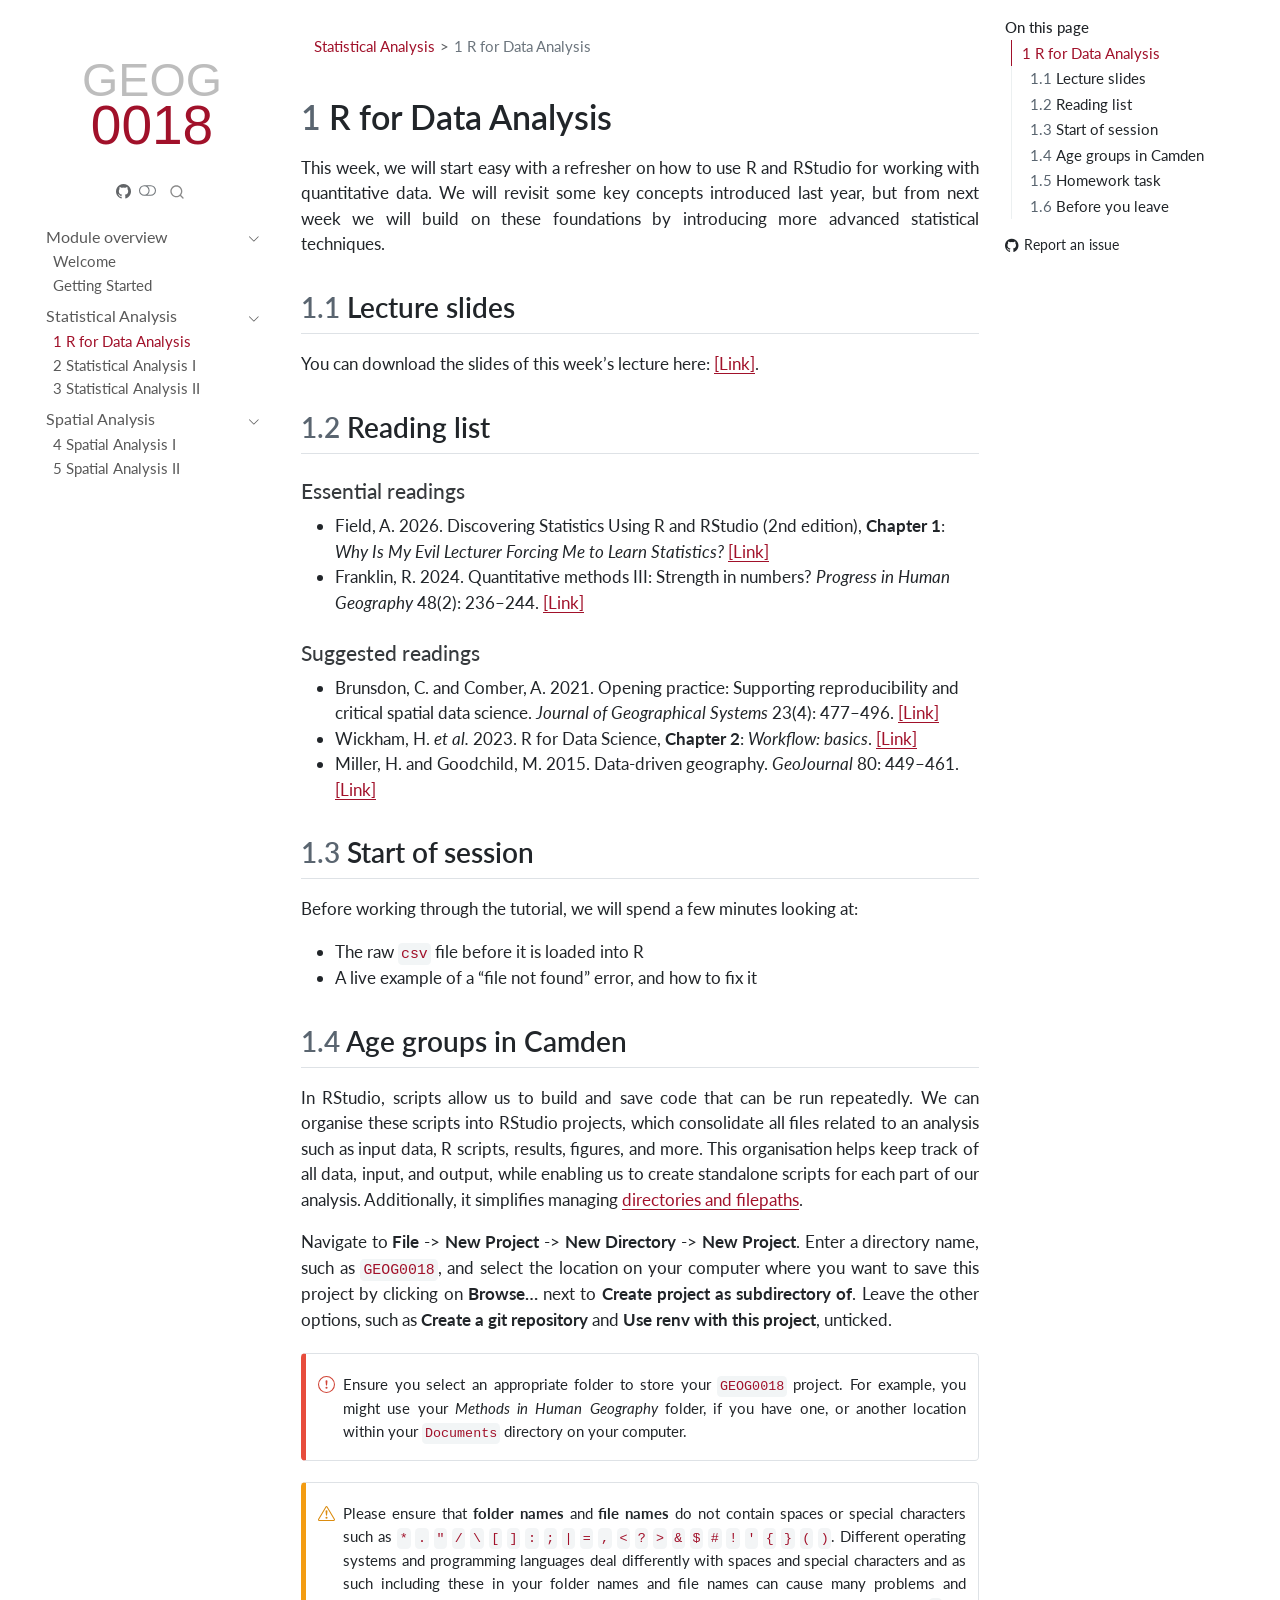
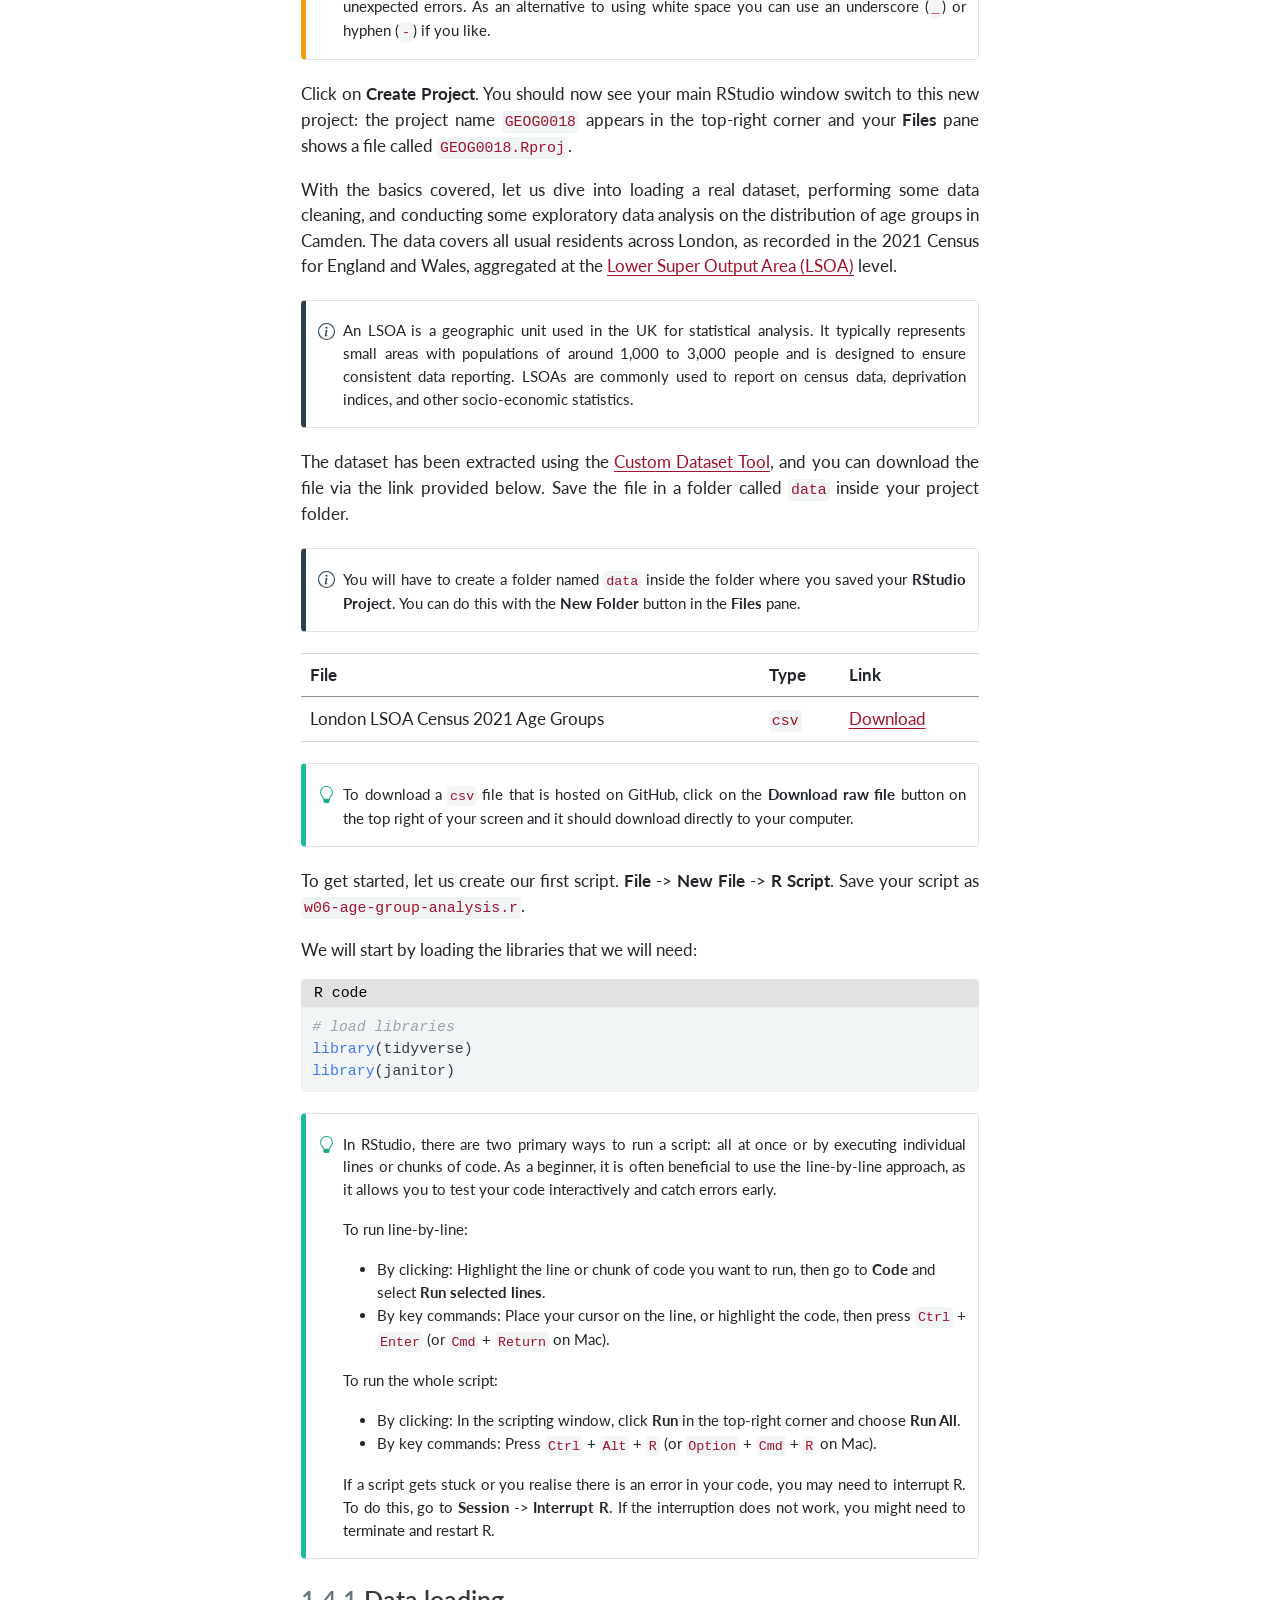
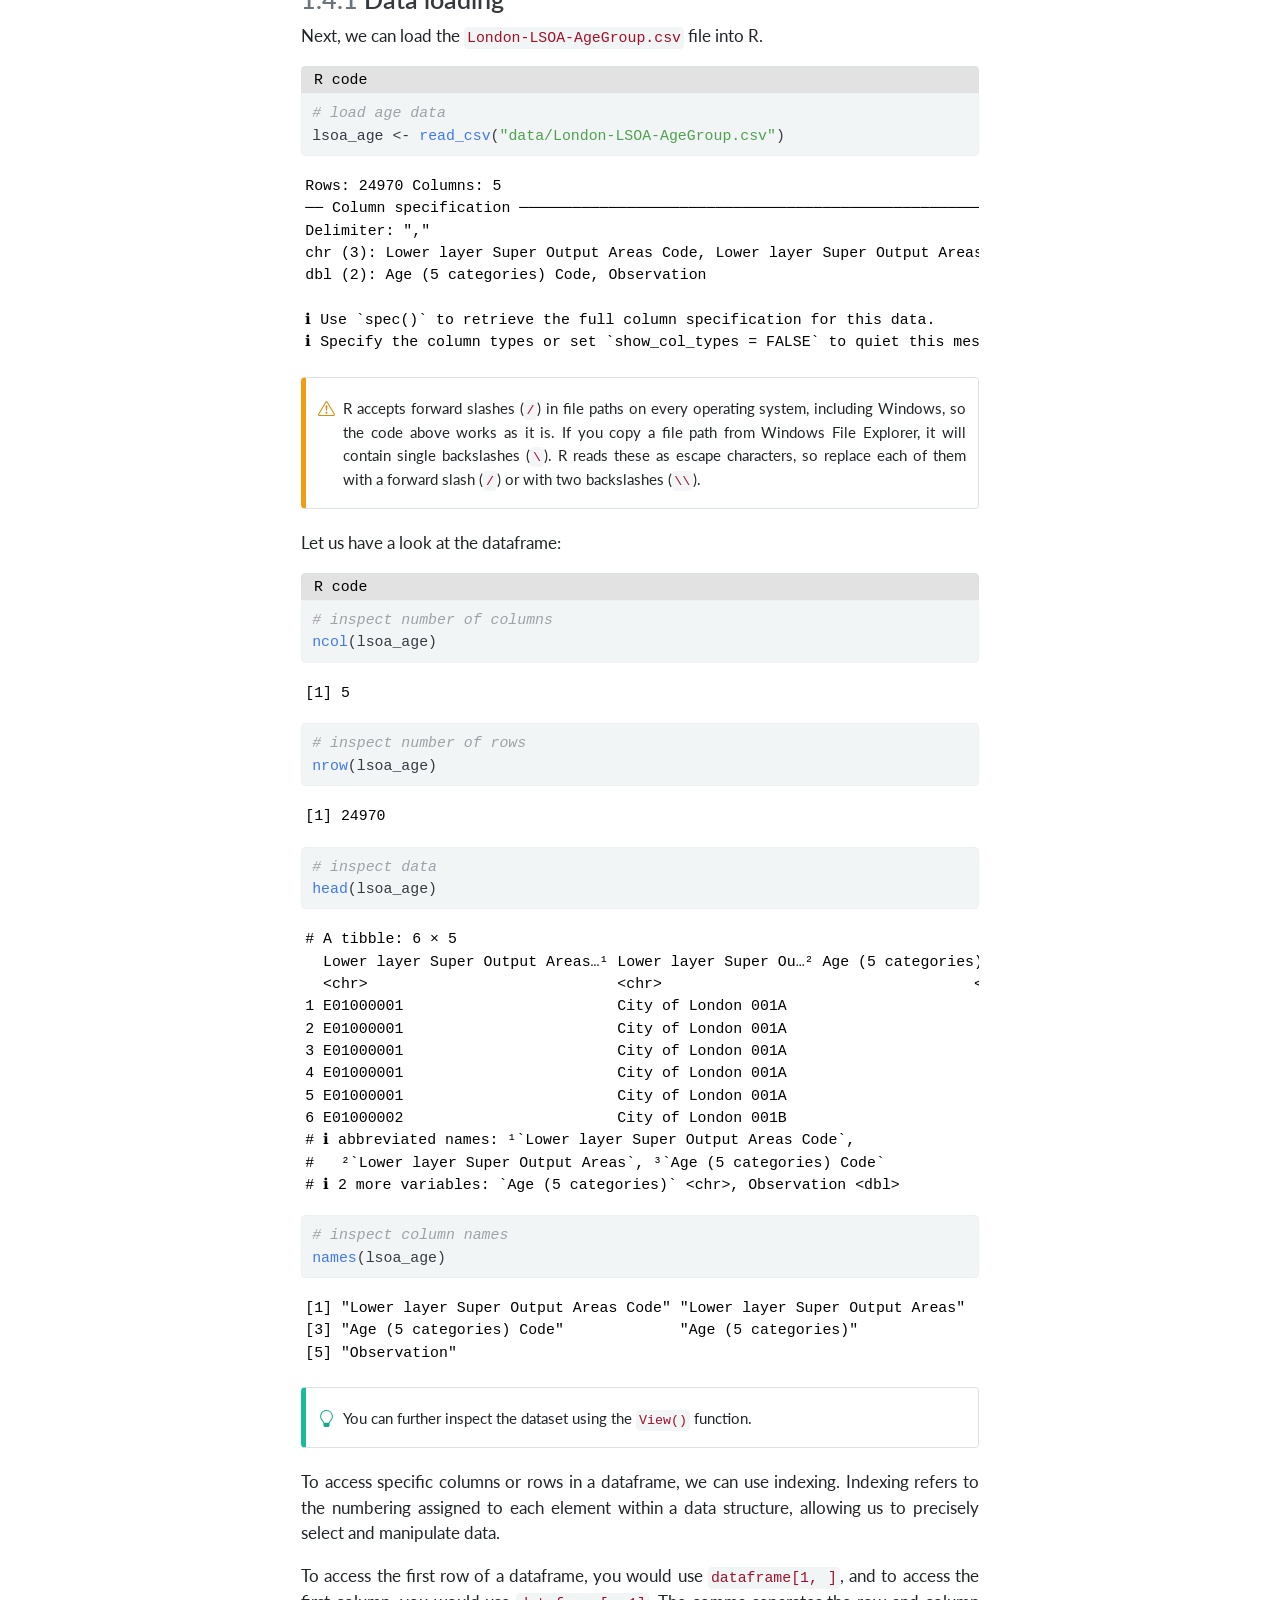
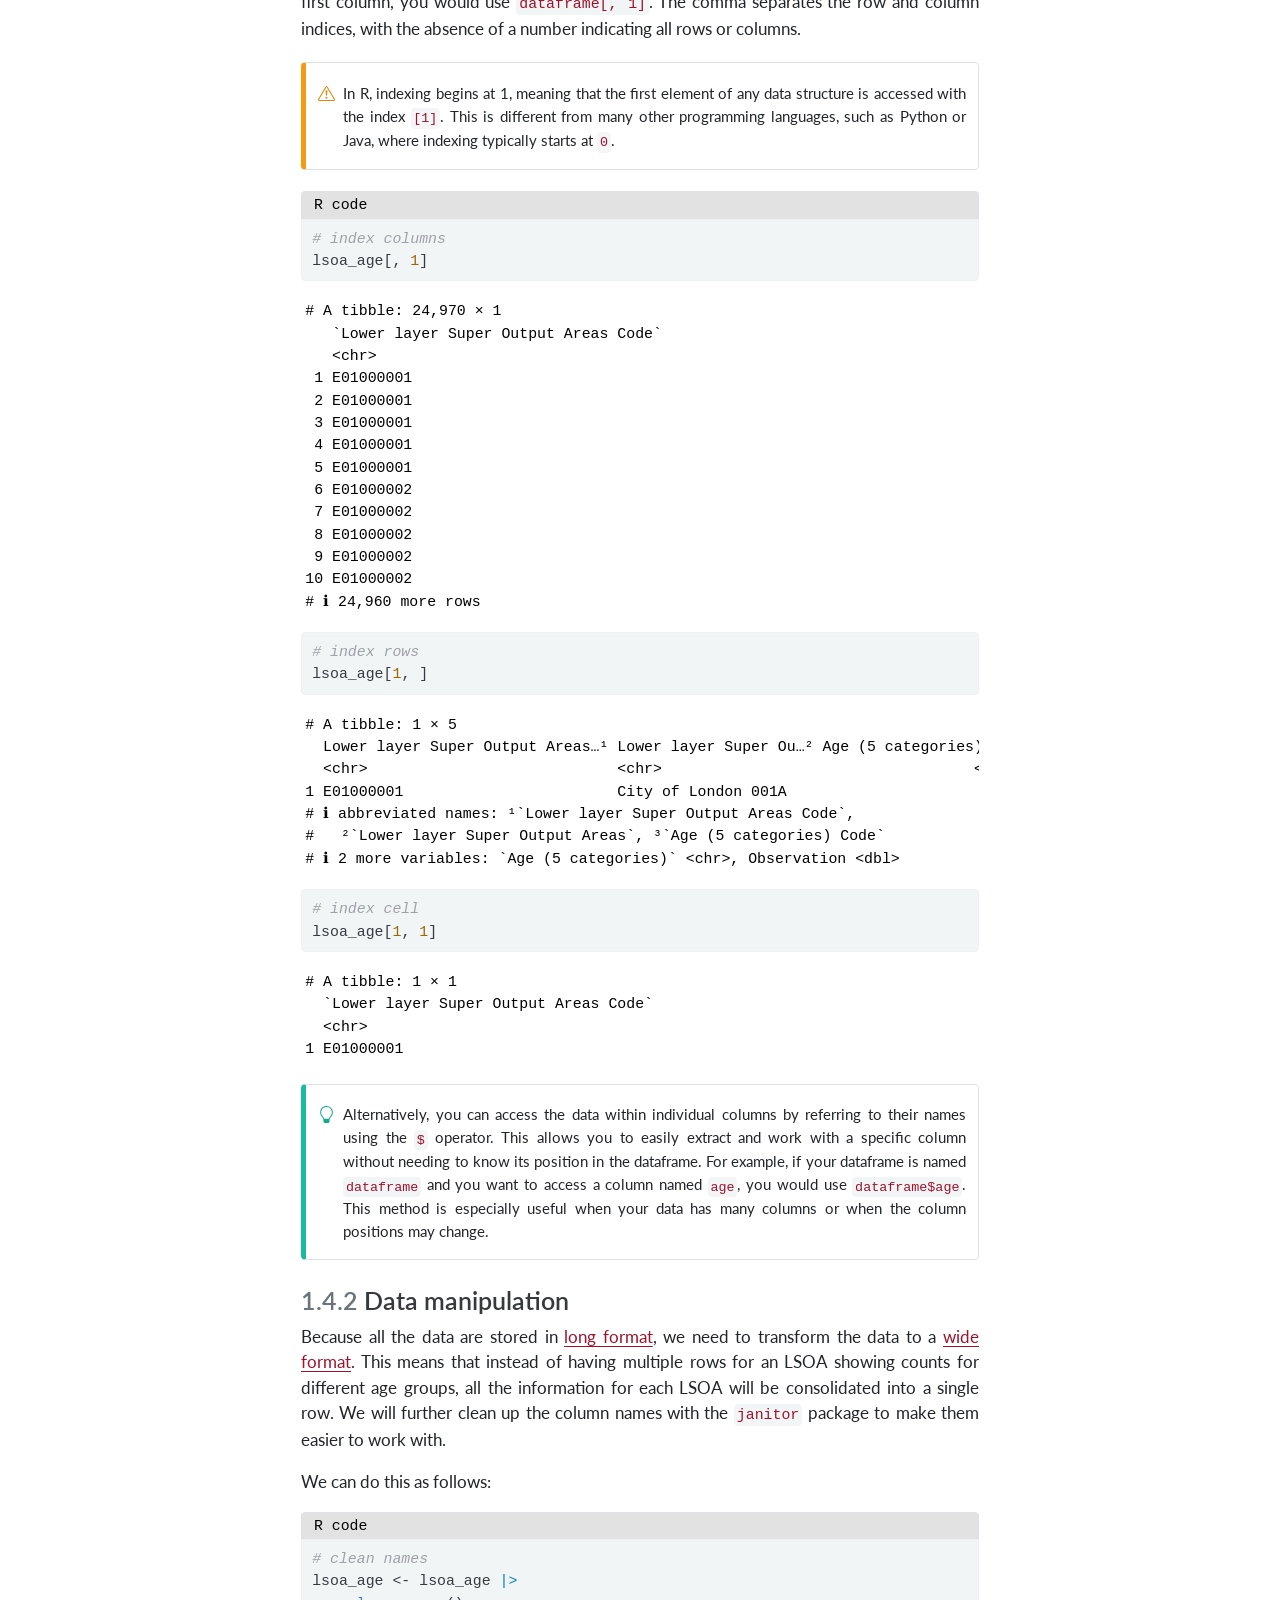
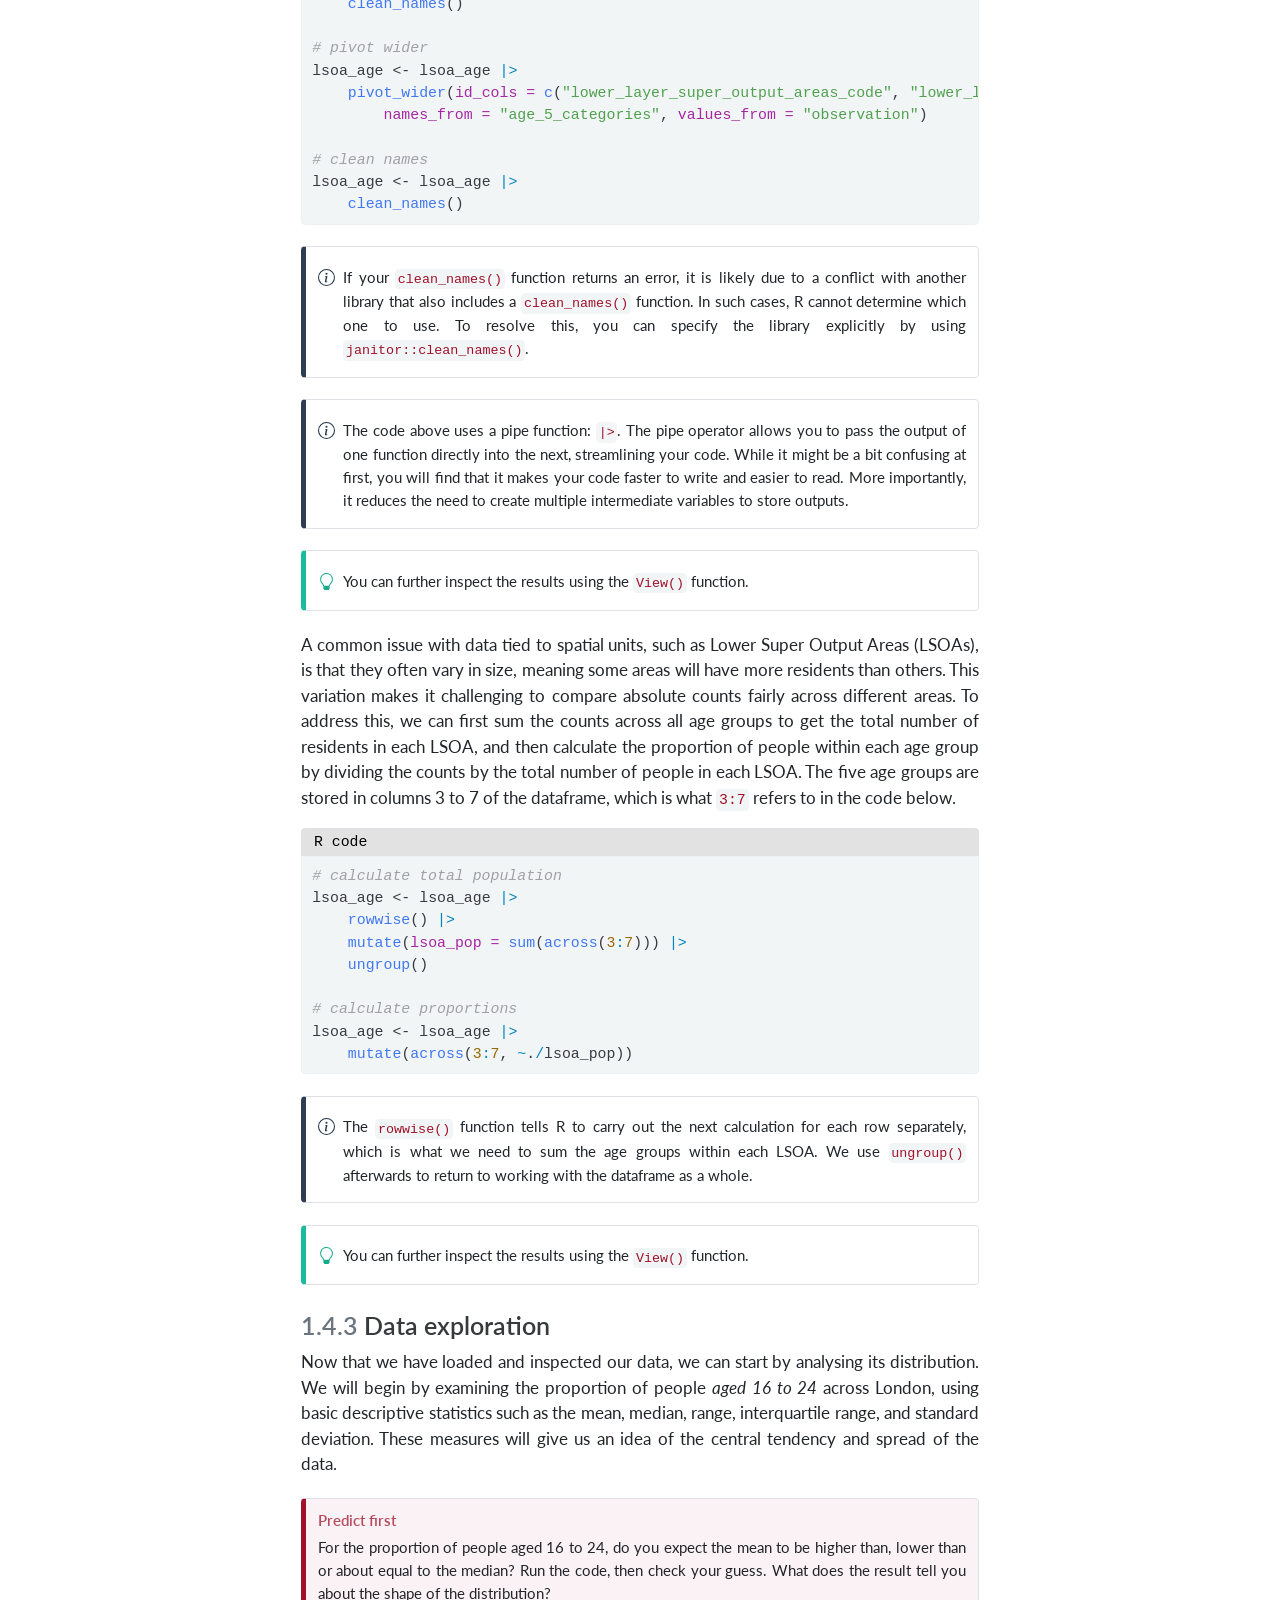
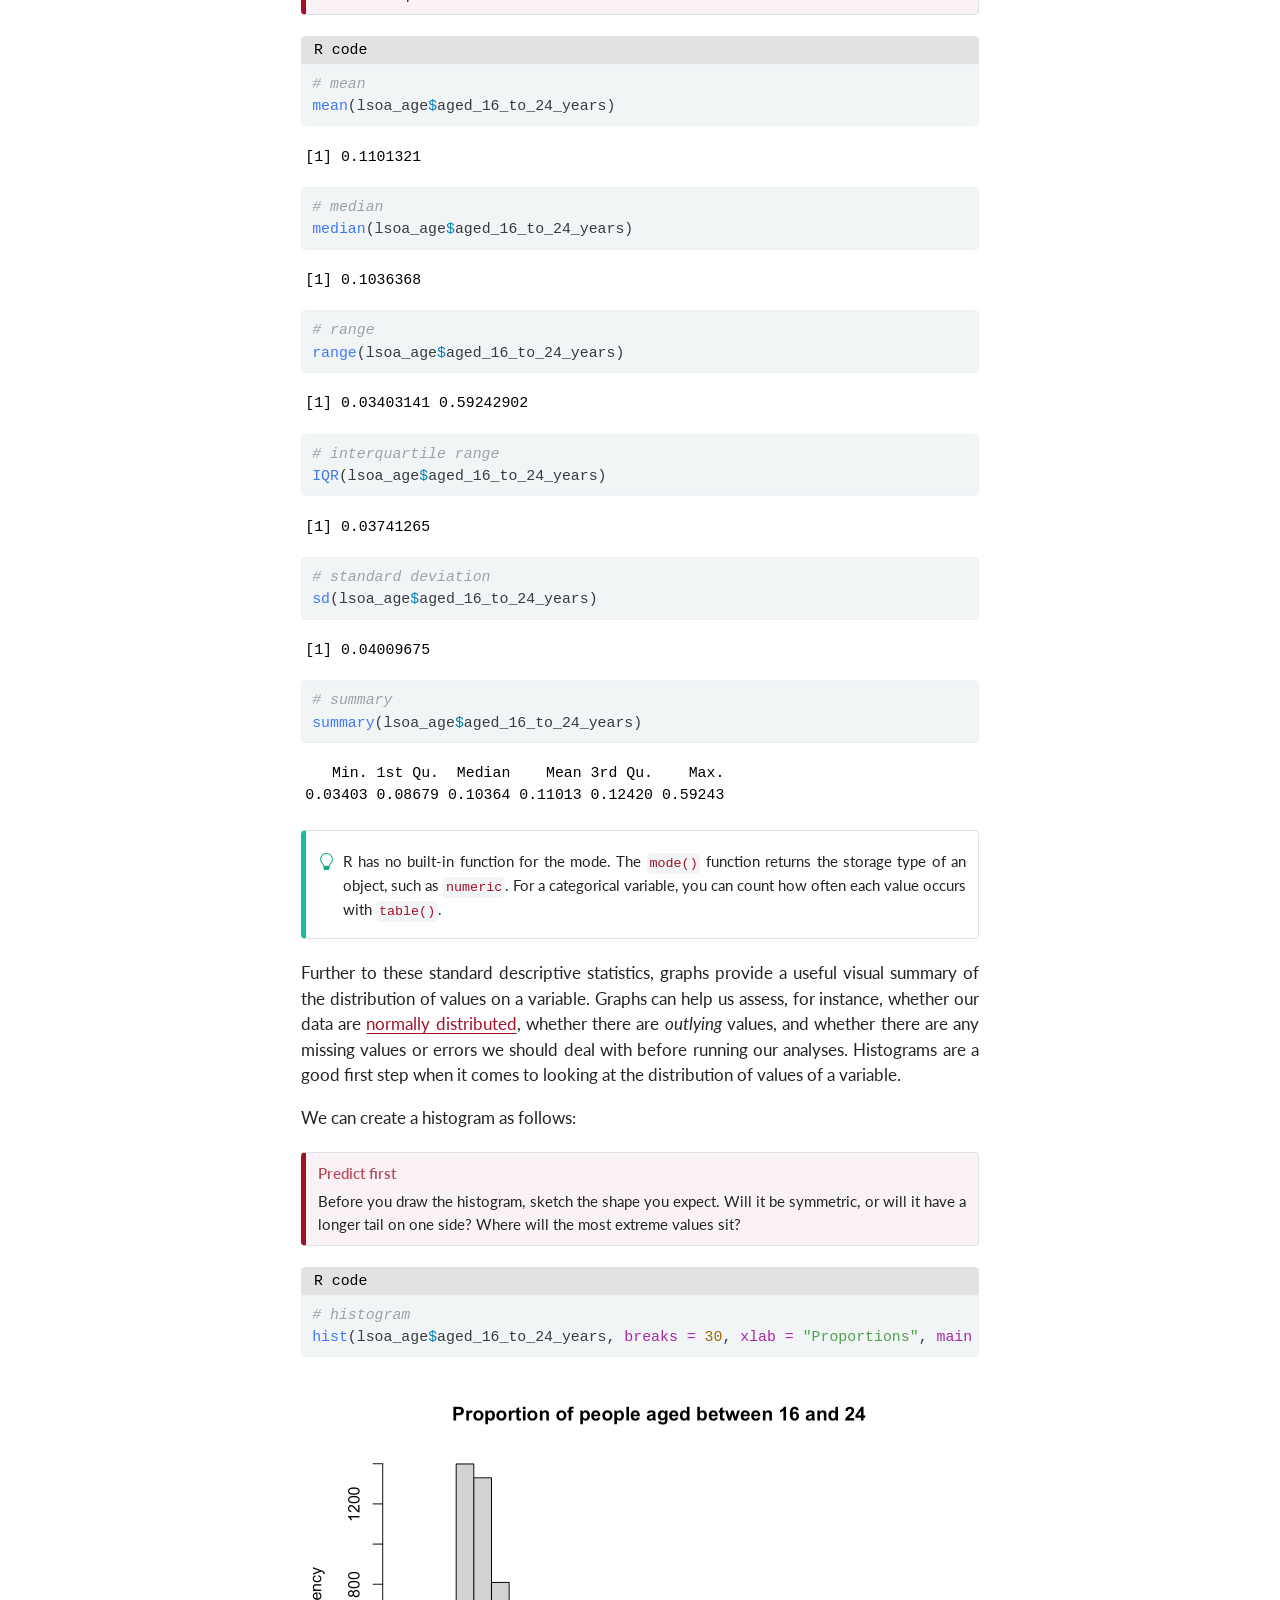
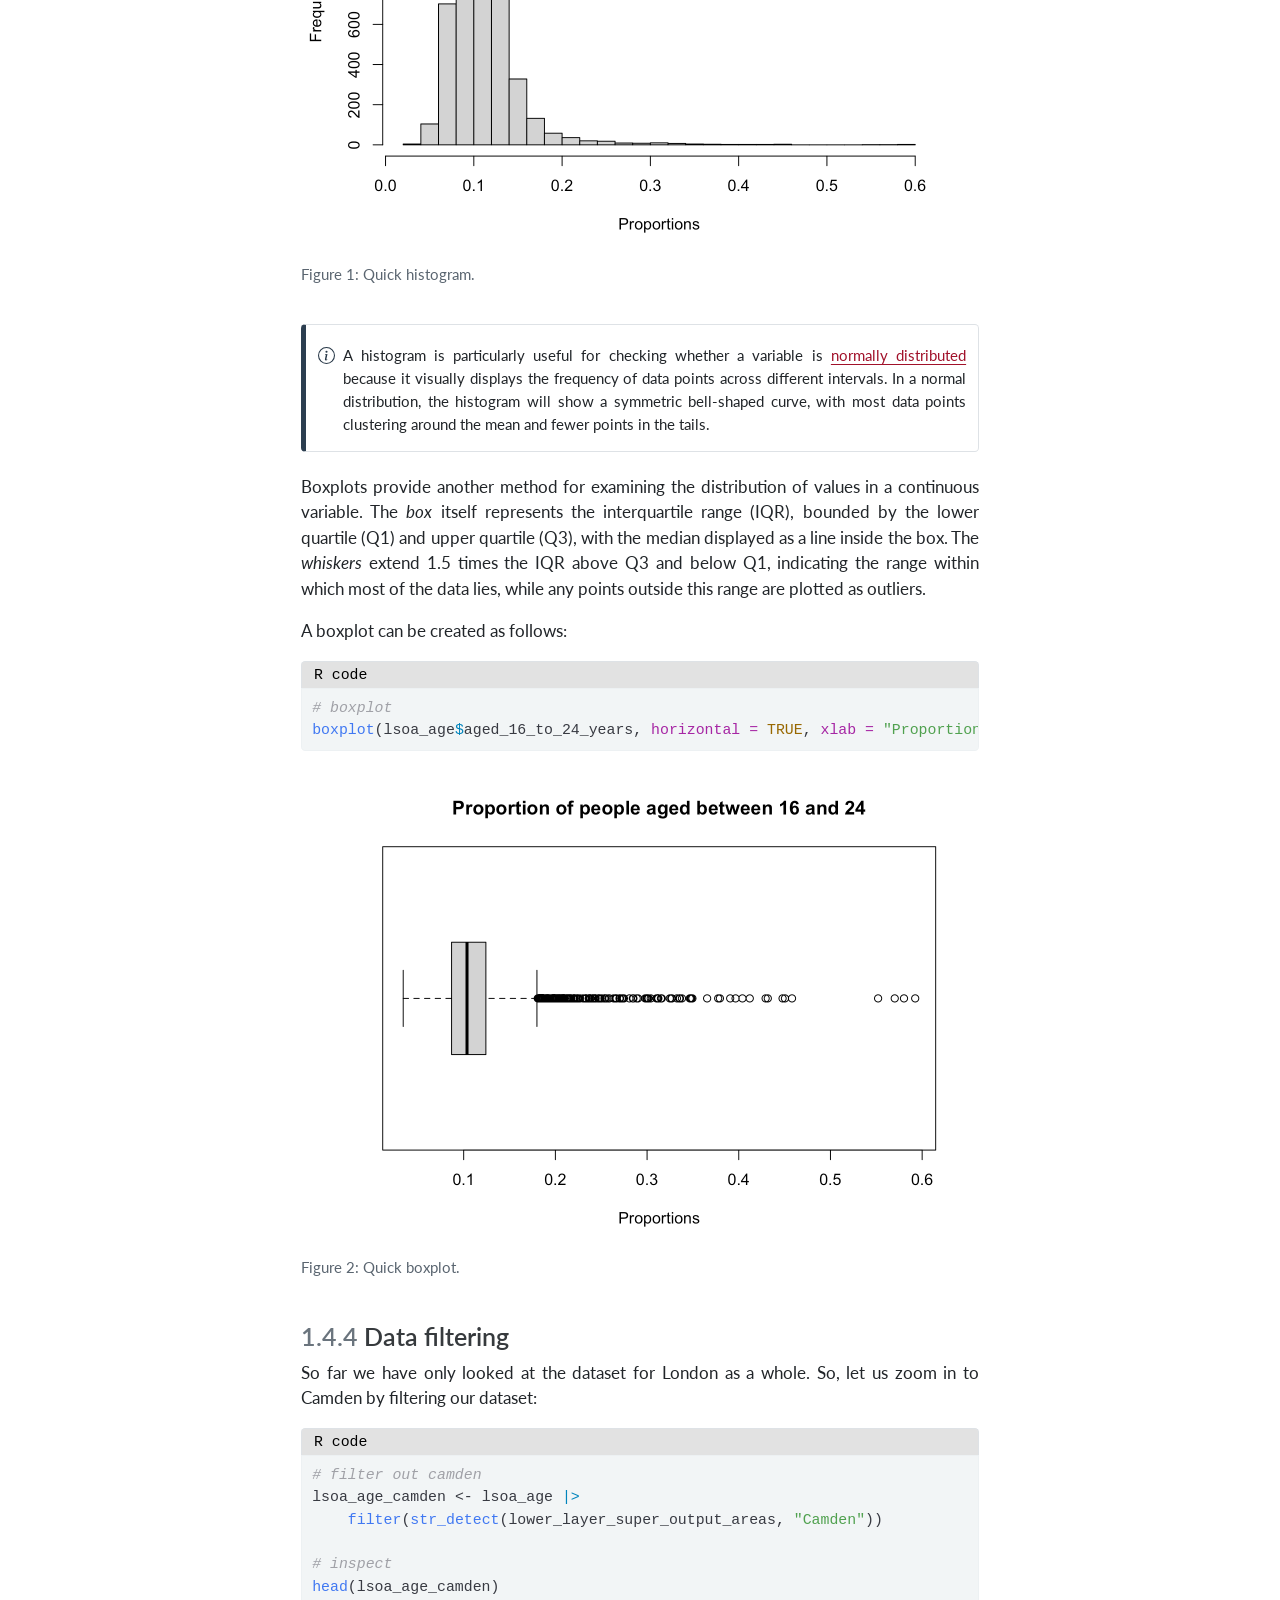
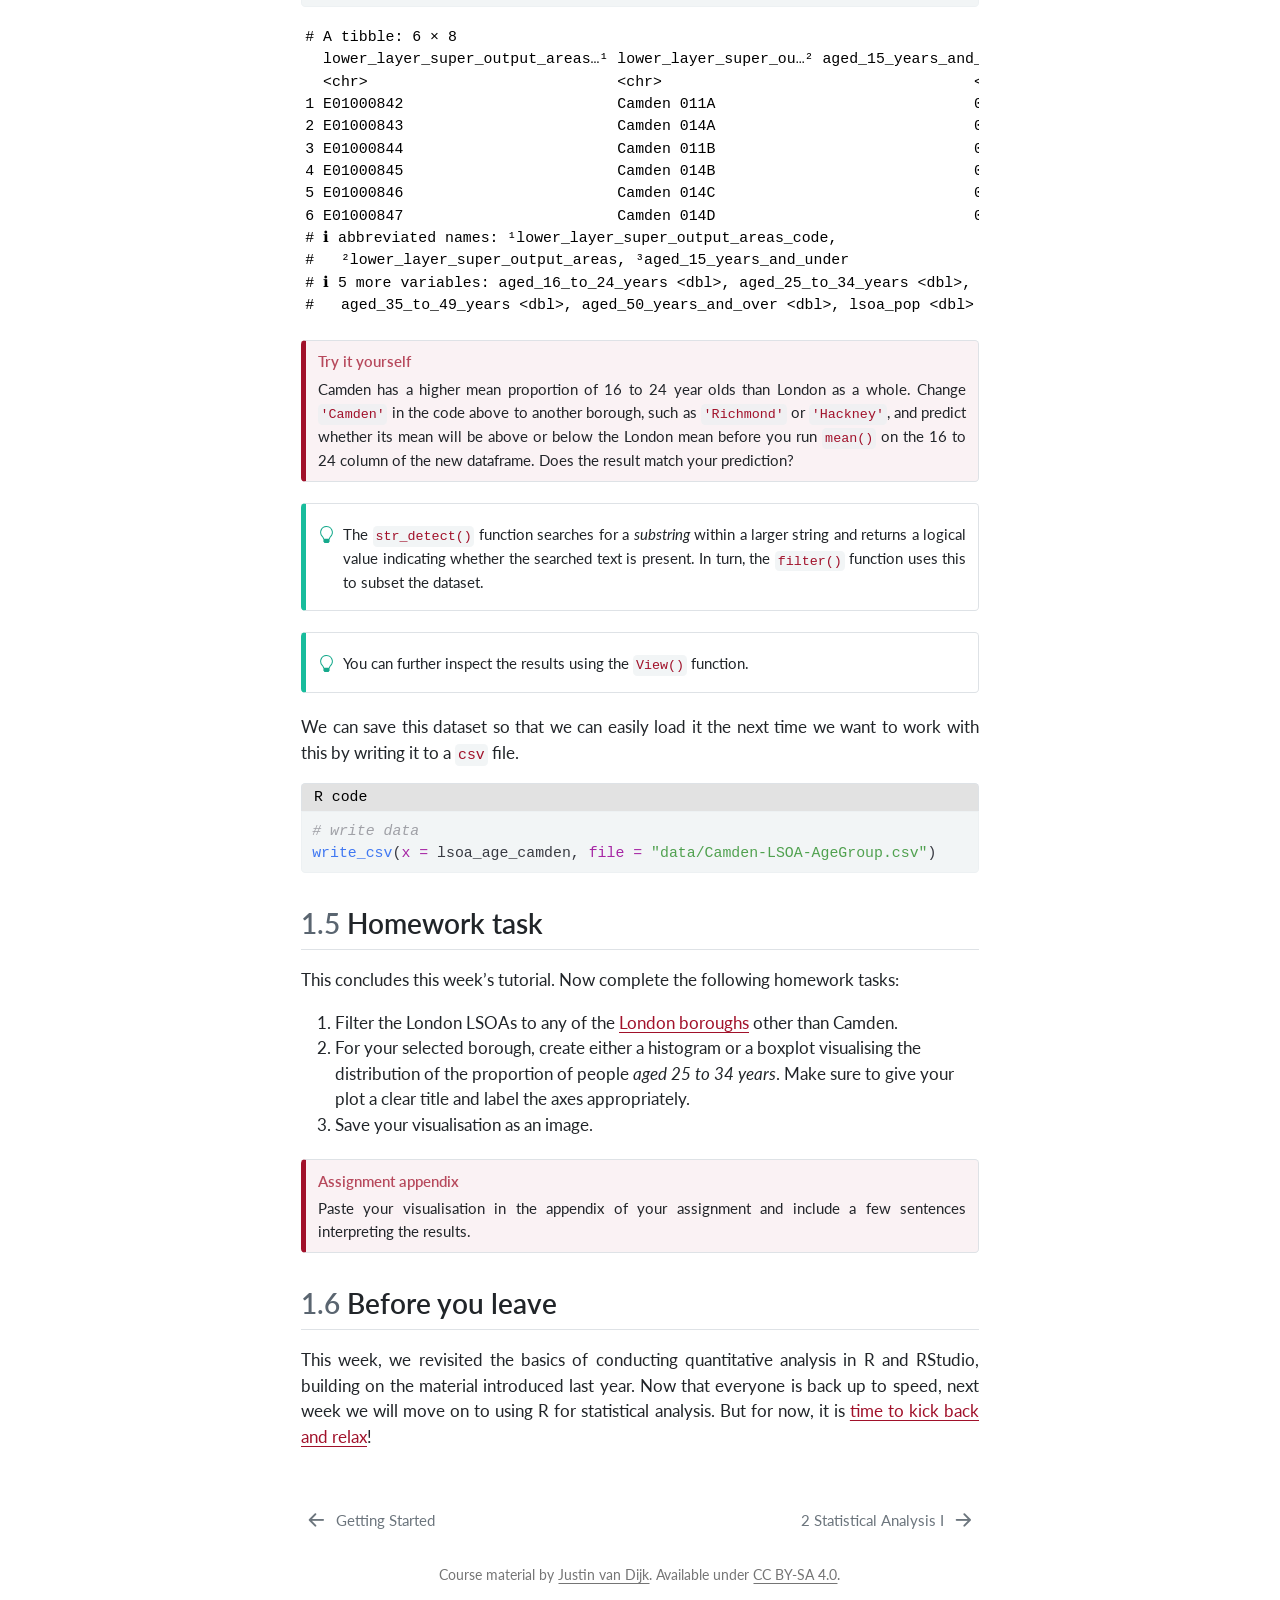
<file: docs/01-recap.html>
<!DOCTYPE html>
<html xmlns="http://www.w3.org/1999/xhtml" lang="en" xml:lang="en"><head>

<meta charset="utf-8">
<meta name="generator" content="quarto-1.10.18">

<meta name="viewport" content="width=device-width, initial-scale=1.0, user-scalable=yes">


<title>GEOG0018</title>
<style>
/* Default styles provided by pandoc.
** See https://pandoc.org/MANUAL.html#variables-for-html for config info.
*/
span.smallcaps{font-variant: small-caps;}
div.columns{display: flex; gap: 1.5em;}
div.column{flex: auto;}
@media screen {
div.columns{gap: min(4vw, 1.5em);}
div.column{overflow-x: auto;}
}
div.hanging-indent{margin-left: 1.5em; text-indent: -1.5em;}
ul.task-list{list-style: none;}
ul.task-list li input[type="checkbox"] {
  width: 0.8em;
  margin: 0 0.8em 0.2em -1em; /* quarto-specific, see https://github.com/quarto-dev/quarto-cli/issues/4556 */ 
  vertical-align: middle;
}
/* CSS for syntax highlighting */
html { -webkit-text-size-adjust: 100%; }
pre > code.sourceCode { white-space: pre; position: relative; }
pre > code.sourceCode > span { display: inline-block; line-height: 1.25; }
pre > code.sourceCode > span:empty { height: 1.2em; }
.sourceCode { overflow: visible; }
code.sourceCode > span { color: inherit; text-decoration: inherit; }
div.sourceCode { margin: 1em 0; }
pre.sourceCode { margin: 0; }
@media screen {
div.sourceCode { overflow: auto; }
}
@media print {
pre > code.sourceCode { white-space: pre-wrap; }
pre > code.sourceCode > span { text-indent: -5em; padding-left: 5em; }
}
pre.numberSource code
  { counter-reset: source-line 0; }
pre.numberSource code > span
  { position: relative; left: -4em; counter-increment: source-line; }
pre.numberSource code > span > a:first-child::before
  { content: counter(source-line);
    position: relative; left: -1em; text-align: right; vertical-align: baseline;
    border: none; display: inline-block;
    -webkit-touch-callout: none; -webkit-user-select: none;
    -khtml-user-select: none; -moz-user-select: none;
    -ms-user-select: none; user-select: none;
    padding: 0 4px; width: 4em;
  }
pre.numberSource { margin-left: 3em;  padding-left: 4px; }
div.sourceCode
  {   }
@media screen {
pre > code.sourceCode > span > a:first-child::before { text-decoration: underline; }
}
</style>


<script src="site_libs/quarto-nav/quarto-nav.js"></script>
<script src="site_libs/quarto-nav/headroom.min.js"></script>
<script src="site_libs/clipboard/clipboard.min.js"></script>
<script src="site_libs/quarto-search/autocomplete.umd.js"></script>
<script src="site_libs/quarto-search/fuse.min.js"></script>
<script src="site_libs/quarto-search/quarto-search.js"></script>
<meta name="quarto:offset" content="./">
<link href="./02-statistics1.html" rel="next">
<link href="./00-installation.html" rel="prev">
<script src="site_libs/quarto-html/quarto.js" type="module"></script>
<script src="site_libs/quarto-html/tabsets/tabsets.js" type="module"></script>
<script src="site_libs/quarto-html/popper.min.js"></script>
<script src="site_libs/quarto-html/tippy.umd.min.js"></script>
<script src="site_libs/quarto-html/anchor.min.js"></script>
<link href="site_libs/quarto-html/tippy.css" rel="stylesheet">
<link href="site_libs/quarto-html/quarto-syntax-highlighting-eec68b17241c1efd3eae2de50d816e3e.css" rel="stylesheet" class="quarto-color-scheme" id="quarto-text-highlighting-styles">
<link href="site_libs/quarto-html/quarto-syntax-highlighting-dark-25dec783d6e1d11f8e0bba9e4fbb47f4.css" rel="stylesheet" class="quarto-color-scheme quarto-color-alternate" id="quarto-text-highlighting-styles">
<link href="site_libs/quarto-html/quarto-syntax-highlighting-eec68b17241c1efd3eae2de50d816e3e.css" rel="stylesheet" class="quarto-color-scheme-extra" id="quarto-text-highlighting-styles">
<script src="site_libs/bootstrap/bootstrap.min.js"></script>
<link href="site_libs/bootstrap/bootstrap-icons.css" rel="stylesheet">
<link href="site_libs/bootstrap/bootstrap-8d79353691bd49b744ebe41e0f2bbb3e.min.css" rel="stylesheet" append-hash="true" class="quarto-color-scheme" id="quarto-bootstrap" data-mode="light">
<link href="site_libs/bootstrap/bootstrap-dark-c0e2e486b95cbf3f7823dc99e2c36499.min.css" rel="stylesheet" append-hash="true" class="quarto-color-scheme quarto-color-alternate" id="quarto-bootstrap" data-mode="dark">
<link href="site_libs/bootstrap/bootstrap-8d79353691bd49b744ebe41e0f2bbb3e.min.css" rel="stylesheet" append-hash="true" class="quarto-color-scheme-extra" id="quarto-bootstrap" data-mode="light">
<script id="quarto-search-options" type="application/json">{
  "location": "sidebar",
  "copy-button": false,
  "collapse-after": 3,
  "panel-placement": "start",
  "type": "overlay",
  "limit": 50,
  "keyboard-shortcut": [
    "f",
    "/",
    "s"
  ],
  "language": {
    "search-no-results-text": "No results",
    "search-matching-documents-text": "matching documents",
    "search-copy-link-title": "Copy link to search",
    "search-hide-matches-text": "Hide additional matches",
    "search-more-match-text": "more match in this document",
    "search-more-matches-text": "more matches in this document",
    "search-clear-button-title": "Clear",
    "search-text-placeholder": "",
    "search-detached-cancel-button-title": "Cancel",
    "search-submit-button-title": "Submit",
    "search-label": "Search"
  }
}</script>
<style>html{ scroll-behavior: smooth; }</style>


<link rel="stylesheet" href="assets/styles.css">
</head>

<body class="nav-sidebar floating quarto-light"><script id="quarto-html-before-body" type="application/javascript">
    const toggleBodyColorMode = (bsSheetEl) => {
      const mode = bsSheetEl.getAttribute("data-mode");
      const bodyEl = window.document.querySelector("body");
      if (mode === "dark") {
        bodyEl.classList.add("quarto-dark");
        bodyEl.classList.remove("quarto-light");
      } else {
        bodyEl.classList.add("quarto-light");
        bodyEl.classList.remove("quarto-dark");
      }
    }
    const toggleBodyColorPrimary = () => {
      const bsSheetEl = window.document.querySelector("link#quarto-bootstrap:not([rel=disabled-stylesheet])");
      if (bsSheetEl) {
        toggleBodyColorMode(bsSheetEl);
      }
    }
    const setColorSchemeToggle = (alternate) => {
      const toggles = window.document.querySelectorAll('.quarto-color-scheme-toggle');
      for (let i=0; i < toggles.length; i++) {
        const toggle = toggles[i];
        if (toggle) {
          if (alternate) {
            toggle.classList.add("alternate");
          } else {
            toggle.classList.remove("alternate");
          }
        }
      }
    };
    const toggleColorMode = (alternate) => {
      // Switch the stylesheets
      const primaryStylesheets = window.document.querySelectorAll('link.quarto-color-scheme:not(.quarto-color-alternate)');
      const alternateStylesheets = window.document.querySelectorAll('link.quarto-color-scheme.quarto-color-alternate');
      manageTransitions('#quarto-margin-sidebar .nav-link', false);
      if (alternate) {
        // note: dark is layered on light, we don't disable primary!
        enableStylesheet(alternateStylesheets);
        for (const sheetNode of alternateStylesheets) {
          if (sheetNode.id === "quarto-bootstrap") {
            toggleBodyColorMode(sheetNode);
          }
        }
      } else {
        disableStylesheet(alternateStylesheets);
        enableStylesheet(primaryStylesheets)
        toggleBodyColorPrimary();
      }
      manageTransitions('#quarto-margin-sidebar .nav-link', true);
      // Switch the toggles
      setColorSchemeToggle(alternate)
      // Hack to workaround the fact that safari doesn't
      // properly recolor the scrollbar when toggling (#1455)
      if (navigator.userAgent.indexOf('Safari') > 0 && navigator.userAgent.indexOf('Chrome') == -1) {
        manageTransitions("body", false);
        window.scrollTo(0, 1);
        setTimeout(() => {
          window.scrollTo(0, 0);
          manageTransitions("body", true);
        }, 40);
      }
    }
    const disableStylesheet = (stylesheets) => {
      for (let i=0; i < stylesheets.length; i++) {
        const stylesheet = stylesheets[i];
        stylesheet.rel = 'disabled-stylesheet';
      }
    }
    const enableStylesheet = (stylesheets) => {
      for (let i=0; i < stylesheets.length; i++) {
        const stylesheet = stylesheets[i];
        if(stylesheet.rel !== 'stylesheet') { // for Chrome, which will still FOUC without this check
          stylesheet.rel = 'stylesheet';
        }
      }
    }
    const manageTransitions = (selector, allowTransitions) => {
      const els = window.document.querySelectorAll(selector);
      for (let i=0; i < els.length; i++) {
        const el = els[i];
        if (allowTransitions) {
          el.classList.remove('notransition');
        } else {
          el.classList.add('notransition');
        }
      }
    }
    const isFileUrl = () => {
      return window.location.protocol === 'file:';
    }
    const hasAlternateSentinel = () => {
      let styleSentinel = getColorSchemeSentinel();
      if (styleSentinel !== null) {
        return styleSentinel === "alternate";
      } else {
        return false;
      }
    }
    const setStyleSentinel = (alternate) => {
      const value = alternate ? "alternate" : "default";
      if (!isFileUrl()) {
        window.localStorage.setItem("quarto-color-scheme", value);
      } else {
        localAlternateSentinel = value;
      }
    }
    const getColorSchemeSentinel = () => {
      if (!isFileUrl()) {
        const storageValue = window.localStorage.getItem("quarto-color-scheme");
        return storageValue != null ? storageValue : localAlternateSentinel;
      } else {
        return localAlternateSentinel;
      }
    }
    const toggleGiscusIfUsed = (isAlternate, darkModeDefault) => {
      const baseTheme = document.querySelector('#giscus-base-theme')?.value ?? 'light';
      const alternateTheme = document.querySelector('#giscus-alt-theme')?.value ?? 'dark';
      let newTheme = '';
      if(authorPrefersDark) {
        newTheme = isAlternate ? baseTheme : alternateTheme;
      } else {
        newTheme = isAlternate ? alternateTheme : baseTheme;
      }
      const changeGiscusTheme = () => {
        // From: https://github.com/giscus/giscus/issues/336
        const sendMessage = (message) => {
          const iframe = document.querySelector('iframe.giscus-frame');
          if (!iframe) return;
          iframe.contentWindow.postMessage({ giscus: message }, 'https://giscus.app');
        }
        sendMessage({
          setConfig: {
            theme: newTheme
          }
        });
      }
      const isGiscussLoaded = window.document.querySelector('iframe.giscus-frame') !== null;
      if (isGiscussLoaded) {
        changeGiscusTheme();
      }
    };
    const authorPrefersDark = false;
    const darkModeDefault = authorPrefersDark;
      document.querySelector('link#quarto-text-highlighting-styles.quarto-color-scheme-extra').rel = 'disabled-stylesheet';
      document.querySelector('link#quarto-bootstrap.quarto-color-scheme-extra').rel = 'disabled-stylesheet';
    let localAlternateSentinel = darkModeDefault ? 'alternate' : 'default';
    // Dark / light mode switch
    window.quartoToggleColorScheme = () => {
      // Read the current dark / light value
      let toAlternate = !hasAlternateSentinel();
      toggleColorMode(toAlternate);
      setStyleSentinel(toAlternate);
      toggleGiscusIfUsed(toAlternate, darkModeDefault);
      window.dispatchEvent(new Event('resize'));
    };
    // Switch to dark mode if need be
    if (hasAlternateSentinel()) {
      toggleColorMode(true);
    } else {
      toggleColorMode(false);
    }
  </script>

<div id="quarto-search-results"></div>
  <header id="quarto-header" class="headroom fixed-top">
  <nav class="quarto-secondary-nav">
    <div class="container-fluid d-flex">
      <button type="button" class="quarto-btn-toggle btn" data-bs-toggle="collapse" role="button" data-bs-target=".quarto-sidebar-collapse-item" aria-controls="quarto-sidebar" aria-expanded="false" aria-label="Toggle sidebar navigation" onclick="if (window.quartoToggleHeadroom) { window.quartoToggleHeadroom(); }">
        <i class="bi bi-layout-text-sidebar-reverse"></i>
      </button>
        <nav class="quarto-page-breadcrumbs" aria-label="breadcrumb"><ol class="breadcrumb"><li class="breadcrumb-item"><a href="./01-recap.html">Statistical Analysis</a></li><li class="breadcrumb-item"><a href="./01-recap.html">1 R for Data Analysis</a></li></ol></nav>
        <a class="flex-grow-1" role="navigation" data-bs-toggle="collapse" data-bs-target=".quarto-sidebar-collapse-item" aria-controls="quarto-sidebar" aria-expanded="false" aria-label="Toggle sidebar navigation" onclick="if (window.quartoToggleHeadroom) { window.quartoToggleHeadroom(); }">      
        </a>
      <button type="button" class="btn quarto-search-button" aria-label="Search" onclick="window.quartoOpenSearch();">
        <i class="bi bi-search"></i>
      </button>
    </div>
  </nav>
</header>
<!-- content -->
<div id="quarto-content" class="quarto-container page-columns page-rows-contents page-layout-article">
<!-- sidebar -->
  <nav id="quarto-sidebar" class="sidebar collapse collapse-horizontal quarto-sidebar-collapse-item sidebar-navigation floating overflow-auto">
    <div class="pt-lg-2 mt-2 text-left sidebar-header">
      <a href="./index.html" class="sidebar-logo-link">
      <img src="./assets/logo.svg" alt="" class="sidebar-logo light-content py-0 d-lg-inline d-none">
      <img src="./assets/logo.svg" alt="" class="sidebar-logo dark-content py-0 d-lg-inline d-none">
      </a>
      <div class="sidebar-tools-main tools-wide">
    <a href="https://github.com/jtvandijk/GEOG0018" title="" class="quarto-navigation-tool px-1" aria-label=""><i class="bi bi-github"></i></a>
  <a href="" class="quarto-color-scheme-toggle quarto-navigation-tool  px-1" onclick="window.quartoToggleColorScheme(); return false;" title="Toggle dark mode"><i class="bi"></i></a>
    <div id="quarto-search" class="quarto-navigation-tool px-1" title="Search"></div>
</div>
      </div>
    <div class="sidebar-menu-container"> 
    <ul class="list-unstyled mt-1">
        <li class="sidebar-item sidebar-item-section">
      <div class="sidebar-item-container"> 
            <a class="sidebar-item-text sidebar-link text-start" data-bs-toggle="collapse" data-bs-target="#quarto-sidebar-section-1" role="navigation" aria-expanded="true">
 <span class="menu-text">Module overview</span></a>
          <a class="sidebar-item-toggle text-start" data-bs-toggle="collapse" data-bs-target="#quarto-sidebar-section-1" role="navigation" aria-expanded="true" aria-label="Toggle section">
            <i class="bi bi-chevron-right ms-2"></i>
          </a> 
      </div>
      <ul id="quarto-sidebar-section-1" class="collapse list-unstyled sidebar-section depth1 show">  
          <li class="sidebar-item">
  <div class="sidebar-item-container"> 
  <a href="./00-index.html" class="sidebar-item-text sidebar-link">
 <span class="menu-text">Welcome</span></a>
  </div>
</li>
          <li class="sidebar-item">
  <div class="sidebar-item-container"> 
  <a href="./00-installation.html" class="sidebar-item-text sidebar-link">
 <span class="menu-text">Getting Started</span></a>
  </div>
</li>
      </ul>
  </li>
        <li class="sidebar-item sidebar-item-section">
      <div class="sidebar-item-container"> 
            <a class="sidebar-item-text sidebar-link text-start" data-bs-toggle="collapse" data-bs-target="#quarto-sidebar-section-2" role="navigation" aria-expanded="true">
 <span class="menu-text">Statistical Analysis</span></a>
          <a class="sidebar-item-toggle text-start" data-bs-toggle="collapse" data-bs-target="#quarto-sidebar-section-2" role="navigation" aria-expanded="true" aria-label="Toggle section">
            <i class="bi bi-chevron-right ms-2"></i>
          </a> 
      </div>
      <ul id="quarto-sidebar-section-2" class="collapse list-unstyled sidebar-section depth1 show">  
          <li class="sidebar-item">
  <div class="sidebar-item-container"> 
  <a href="./01-recap.html" class="sidebar-item-text sidebar-link active">
 <span class="menu-text">1 R for Data Analysis</span></a>
  </div>
</li>
          <li class="sidebar-item">
  <div class="sidebar-item-container"> 
  <a href="./02-statistics1.html" class="sidebar-item-text sidebar-link">
 <span class="menu-text">2 Statistical Analysis I</span></a>
  </div>
</li>
          <li class="sidebar-item">
  <div class="sidebar-item-container"> 
  <a href="./03-statistics2.html" class="sidebar-item-text sidebar-link">
 <span class="menu-text">3 Statistical Analysis II</span></a>
  </div>
</li>
      </ul>
  </li>
        <li class="sidebar-item sidebar-item-section">
      <div class="sidebar-item-container"> 
            <a class="sidebar-item-text sidebar-link text-start" data-bs-toggle="collapse" data-bs-target="#quarto-sidebar-section-3" role="navigation" aria-expanded="true">
 <span class="menu-text">Spatial Analysis</span></a>
          <a class="sidebar-item-toggle text-start" data-bs-toggle="collapse" data-bs-target="#quarto-sidebar-section-3" role="navigation" aria-expanded="true" aria-label="Toggle section">
            <i class="bi bi-chevron-right ms-2"></i>
          </a> 
      </div>
      <ul id="quarto-sidebar-section-3" class="collapse list-unstyled sidebar-section depth1 show">  
          <li class="sidebar-item">
  <div class="sidebar-item-container"> 
  <a href="./04-spatial1.html" class="sidebar-item-text sidebar-link">
 <span class="menu-text">4 Spatial Analysis I</span></a>
  </div>
</li>
          <li class="sidebar-item">
  <div class="sidebar-item-container"> 
  <a href="./05-spatial2.html" class="sidebar-item-text sidebar-link">
 <span class="menu-text">5 Spatial Analysis II</span></a>
  </div>
</li>
      </ul>
  </li>
    </ul>
    </div>
</nav>
<div id="quarto-sidebar-glass" class="quarto-sidebar-collapse-item" data-bs-toggle="collapse" data-bs-target=".quarto-sidebar-collapse-item"></div>
<!-- margin-sidebar -->
    <div id="quarto-margin-sidebar" class="sidebar margin-sidebar">
        <nav id="TOC" role="doc-toc" class="toc-active">
    <h2 id="toc-title">On this page</h2>
   
  <ul>
  <li><a href="#r-for-data-analysis" id="toc-r-for-data-analysis" class="nav-link active" data-scroll-target="#r-for-data-analysis"><span class="header-section-number">1</span> R for Data Analysis</a>
  <ul class="collapse">
  <li><a href="#lecture-slides" id="toc-lecture-slides" class="nav-link" data-scroll-target="#lecture-slides"><span class="header-section-number">1.1</span> Lecture slides</a></li>
  <li><a href="#reading-list" id="toc-reading-list" class="nav-link" data-scroll-target="#reading-list"><span class="header-section-number">1.2</span> Reading list</a></li>
  <li><a href="#start-of-session" id="toc-start-of-session" class="nav-link" data-scroll-target="#start-of-session"><span class="header-section-number">1.3</span> Start of session</a></li>
  <li><a href="#age-groups-in-camden" id="toc-age-groups-in-camden" class="nav-link" data-scroll-target="#age-groups-in-camden"><span class="header-section-number">1.4</span> Age groups in Camden</a>
  <ul class="collapse">
  <li><a href="#data-loading" id="toc-data-loading" class="nav-link" data-scroll-target="#data-loading"><span class="header-section-number">1.4.1</span> Data loading</a></li>
  <li><a href="#data-manipulation" id="toc-data-manipulation" class="nav-link" data-scroll-target="#data-manipulation"><span class="header-section-number">1.4.2</span> Data manipulation</a></li>
  <li><a href="#data-exploration" id="toc-data-exploration" class="nav-link" data-scroll-target="#data-exploration"><span class="header-section-number">1.4.3</span> Data exploration</a></li>
  <li><a href="#data-filtering" id="toc-data-filtering" class="nav-link" data-scroll-target="#data-filtering"><span class="header-section-number">1.4.4</span> Data filtering</a></li>
  </ul></li>
  <li><a href="#homework-task" id="toc-homework-task" class="nav-link" data-scroll-target="#homework-task"><span class="header-section-number">1.5</span> Homework task</a></li>
  <li><a href="#before-you-leave" id="toc-before-you-leave" class="nav-link" data-scroll-target="#before-you-leave"><span class="header-section-number">1.6</span> Before you leave</a></li>
  </ul></li>
  </ul>
<div class="toc-actions"><ul><li><a href="https://github.com/jtvandijk/GEOG0018/issues/new" class="toc-action"><i class="bi bi-github"></i>Report an issue</a></li></ul></div></nav>
    </div>
<!-- main -->
<main class="content" id="quarto-document-content"><header id="title-block-header" class="quarto-title-block"><nav class="quarto-page-breadcrumbs quarto-title-breadcrumbs d-none d-lg-block" aria-label="breadcrumb"><ol class="breadcrumb"><li class="breadcrumb-item"><a href="./01-recap.html">Statistical Analysis</a></li><li class="breadcrumb-item"><a href="./01-recap.html">1 R for Data Analysis</a></li></ol></nav></header>





<section id="r-for-data-analysis" class="level1" data-number="1">
<h1 data-number="1"><span class="header-section-number">1</span> R for Data Analysis</h1>
<p>This week, we will start easy with a refresher on how to use R and RStudio for working with quantitative data. We will revisit some key concepts introduced last year, but from next week we will build on these foundations by introducing more advanced statistical techniques.</p>
<section id="lecture-slides" class="level2" data-number="1.1">
<h2 data-number="1.1" class="anchored" data-anchor-id="lecture-slides"><span class="header-section-number">1.1</span> Lecture slides</h2>
<p>You can download the slides of this week’s lecture here: <a href="https://github.com/jtvandijk/GEOG0018/raw/master/slides/w06-mhg.pdf">[Link]</a>.</p>
</section>
<section id="reading-list" class="level2" data-number="1.2">
<h2 data-number="1.2" class="anchored" data-anchor-id="reading-list"><span class="header-section-number">1.2</span> Reading list</h2>
<section id="essential-readings" class="level4 unnumbered">
<h4 class="unnumbered anchored" data-anchor-id="essential-readings">Essential readings</h4>
<ul>
<li>Field, A. 2026. Discovering Statistics Using R and RStudio (2nd edition), <strong>Chapter 1</strong>: <em>Why Is My Evil Lecturer Forcing Me to Learn Statistics?</em> <a href="https://ucl.primo.exlibrisgroup.com/discovery/openurl?institution=44UCL_INST&amp;vid=44UCL_INST:UCL_VU2&amp;rft.aulast=Field&amp;rft.pub=Sage&amp;rft.place=London&amp;rft.date=2026&amp;ctx_ver=Z39.88-2004&amp;rft.isbn=9781529740165&amp;rft.isbn=9781526461353&amp;rft.btitle=Discovering%20statistics%20using%20R%20%26%20RStudio&amp;rft.edition=2nd%20edition&amp;rft.aufirst=Andy">[Link]</a></li>
<li>Franklin, R. 2024. Quantitative methods III: Strength in numbers? <em>Progress in Human Geography</em> 48(2): 236–244. <a href="https://doi.org/10.1177/03091325231210512">[Link]</a></li>
</ul>
</section>
<section id="suggested-readings" class="level4 unnumbered">
<h4 class="unnumbered anchored" data-anchor-id="suggested-readings">Suggested readings</h4>
<ul>
<li>Brunsdon, C. and Comber, A. 2021. Opening practice: Supporting reproducibility and critical spatial data science. <em>Journal of Geographical Systems</em> 23(4): 477–496. <a href="https://doi.org/10.1007/s10109-020-00334-2">[Link]</a></li>
<li>Wickham, H. <em>et al.</em> 2023. R for Data Science, <strong>Chapter 2</strong>: <em>Workflow: basics</em>. <a href="https://r4ds.hadley.nz/workflow-basics">[Link]</a></li>
<li>Miller, H. and Goodchild, M. 2015. Data-driven geography. <em>GeoJournal</em> 80: 449–461. <a href="https://doi.org/10.1007/s10708-014-9602-6">[Link]</a></li>
</ul>
</section>
</section>
<section id="start-of-session" class="level2" data-number="1.3">
<h2 data-number="1.3" class="anchored" data-anchor-id="start-of-session"><span class="header-section-number">1.3</span> Start of session</h2>
<p>Before working through the tutorial, we will spend a few minutes looking at:</p>
<ul>
<li>The raw <code>csv</code> file before it is loaded into R</li>
<li>A live example of a “file not found” error, and how to fix it</li>
</ul>
</section>
<section id="age-groups-in-camden" class="level2" data-number="1.4">
<h2 data-number="1.4" class="anchored" data-anchor-id="age-groups-in-camden"><span class="header-section-number">1.4</span> Age groups in Camden</h2>
<p>In RStudio, scripts allow us to build and save code that can be run repeatedly. We can organise these scripts into RStudio projects, which consolidate all files related to an analysis such as input data, R scripts, results, figures, and more. This organisation helps keep track of all data, input, and output, while enabling us to create standalone scripts for each part of our analysis. Additionally, it simplifies managing <a href="https://en.wikipedia.org/wiki/Path_(computing)">directories and filepaths</a>.</p>
<p>Navigate to <strong>File</strong> -&gt; <strong>New Project</strong> -&gt; <strong>New Directory</strong> -&gt; <strong>New Project</strong>. Enter a directory name, such as <code>GEOG0018</code>, and select the location on your computer where you want to save this project by clicking on <strong>Browse…</strong> next to <strong>Create project as subdirectory of</strong>. Leave the other options, such as <strong>Create a git repository</strong> and <strong>Use renv with this project</strong>, unticked.</p>
<div class="callout callout-style-simple callout-important">
<div class="callout-body d-flex">
<div class="callout-icon-container">
<i class="callout-icon"></i>
</div>
<div class="callout-body-container">
<p>Ensure you select an appropriate folder to store your <code>GEOG0018</code> project. For example, you might use your <em>Methods in Human Geography</em> folder, if you have one, or another location within your <code>Documents</code> directory on your computer.</p>
</div>
</div>
</div>
<div class="callout callout-style-simple callout-warning">
<div class="callout-body d-flex">
<div class="callout-icon-container">
<i class="callout-icon"></i>
</div>
<div class="callout-body-container">
<p>Please ensure that <strong>folder names</strong> and <strong>file names</strong> do not contain spaces or special characters such as <code>*</code> <code>.</code> <code>"</code> <code>/</code> <code>\</code> <code>[</code> <code>]</code> <code>:</code> <code>;</code> <code>|</code> <code>=</code> <code>,</code> <code>&lt;</code> <code>?</code> <code>&gt;</code> <code>&amp;</code> <code>$</code> <code>#</code> <code>!</code> <code>'</code> <code>{</code> <code>}</code> <code>(</code> <code>)</code>. Different operating systems and programming languages deal differently with spaces and special characters and as such including these in your folder names and file names can cause many problems and unexpected errors. As an alternative to using white space you can use an underscore (<code>_</code>) or hyphen (<code>-</code>) if you like.</p>
</div>
</div>
</div>
<p>Click on <strong>Create Project</strong>. You should now see your main RStudio window switch to this new project: the project name <code>GEOG0018</code> appears in the top-right corner and your <strong>Files</strong> pane shows a file called <code>GEOG0018.Rproj</code>.</p>
<p>With the basics covered, let us dive into loading a real dataset, performing some data cleaning, and conducting some exploratory data analysis on the distribution of age groups in Camden. The data covers all usual residents across London, as recorded in the 2021 Census for England and Wales, aggregated at the <a href="https://www.ons.gov.uk/methodology/geography/ukgeographies/censusgeographies/census2021geographies">Lower Super Output Area (LSOA)</a> level.</p>
<div class="callout callout-style-simple callout-note">
<div class="callout-body d-flex">
<div class="callout-icon-container">
<i class="callout-icon"></i>
</div>
<div class="callout-body-container">
<p>An LSOA is a geographic unit used in the UK for statistical analysis. It typically represents small areas with populations of around 1,000 to 3,000 people and is designed to ensure consistent data reporting. LSOAs are commonly used to report on census data, deprivation indices, and other socio-economic statistics.</p>
</div>
</div>
</div>
<p>The dataset has been extracted using the <a href="https://www.ons.gov.uk/datasets/create">Custom Dataset Tool</a>, and you can download the file via the link provided below. Save the file in a folder called <code>data</code> inside your project folder.</p>
<div class="callout callout-style-simple callout-note">
<div class="callout-body d-flex">
<div class="callout-icon-container">
<i class="callout-icon"></i>
</div>
<div class="callout-body-container">
<p>You will have to create a folder named <code>data</code> inside the folder where you saved your <strong>RStudio Project</strong>. You can do this with the <strong>New Folder</strong> button in the <strong>Files</strong> pane.</p>
</div>
</div>
</div>
<table class="caption-top table">
<thead>
<tr class="header">
<th style="text-align: left;">File</th>
<th style="text-align: left;">Type</th>
<th style="text-align: left;">Link</th>
</tr>
</thead>
<tbody>
<tr class="odd">
<td style="text-align: left;">London LSOA Census 2021 Age Groups</td>
<td style="text-align: left;"><code>csv</code></td>
<td style="text-align: left;"><a href="https://github.com/jtvandijk/GEOG0018/blob/master/data/London-LSOA-AgeGroup.csv">Download</a></td>
</tr>
</tbody>
</table>
<div class="callout callout-style-simple callout-tip">
<div class="callout-body d-flex">
<div class="callout-icon-container">
<i class="callout-icon"></i>
</div>
<div class="callout-body-container">
<p>To download a <code>csv</code> file that is hosted on GitHub, click on the <strong>Download raw file</strong> button on the top right of your screen and it should download directly to your computer.</p>
</div>
</div>
</div>
<p>To get started, let us create our first script. <strong>File</strong> -&gt; <strong>New File</strong> -&gt; <strong>R Script</strong>. Save your script as <code>w06-age-group-analysis.r</code>.</p>
<p>We will start by loading the libraries that we will need:</p>
<div class="cell styled-output">
<div class="code-with-filename">
<div class="code-with-filename-file">
<pre><strong>R code</strong></pre>
</div>
<div class="code-copy-outer-scaffold"><div class="sourceCode cell-code" id="cb1"><pre class="sourceCode r code-with-copy"><code class="sourceCode r"><span id="cb1-1"><a href="#cb1-1" aria-hidden="true" tabindex="-1"></a><span class="co"># load libraries</span></span>
<span id="cb1-2"><a href="#cb1-2" aria-hidden="true" tabindex="-1"></a><span class="fu">library</span>(tidyverse)</span>
<span id="cb1-3"><a href="#cb1-3" aria-hidden="true" tabindex="-1"></a><span class="fu">library</span>(janitor)</span></code></pre></div><button title="Copy to Clipboard" class="code-copy-button"><i class="bi"></i></button></div>
</div>
</div>
<div class="callout callout-style-simple callout-tip">
<div class="callout-body d-flex">
<div class="callout-icon-container">
<i class="callout-icon"></i>
</div>
<div class="callout-body-container">
<p>In RStudio, there are two primary ways to run a script: all at once or by executing individual lines or chunks of code. As a beginner, it is often beneficial to use the line-by-line approach, as it allows you to test your code interactively and catch errors early.</p>
<p>To run line-by-line:</p>
<ul>
<li>By clicking: Highlight the line or chunk of code you want to run, then go to <strong>Code</strong> and select <strong>Run selected lines</strong>.</li>
<li>By key commands: Place your cursor on the line, or highlight the code, then press <code>Ctrl</code> + <code>Enter</code> (or <code>Cmd</code> + <code>Return</code> on Mac).</li>
</ul>
<p>To run the whole script:</p>
<ul>
<li>By clicking: In the scripting window, click <strong>Run</strong> in the top-right corner and choose <strong>Run All</strong>.</li>
<li>By key commands: Press <code>Ctrl</code> + <code>Alt</code> + <code>R</code> (or <code>Option</code> + <code>Cmd</code> + <code>R</code> on Mac).</li>
</ul>
<p>If a script gets stuck or you realise there is an error in your code, you may need to interrupt R. To do this, go to <strong>Session</strong> -&gt; <strong>Interrupt R</strong>. If the interruption does not work, you might need to terminate and restart R.</p>
</div>
</div>
</div>
<section id="data-loading" class="level3" data-number="1.4.1">
<h3 data-number="1.4.1" class="anchored" data-anchor-id="data-loading"><span class="header-section-number">1.4.1</span> Data loading</h3>
<p>Next, we can load the <code>London-LSOA-AgeGroup.csv</code> file into R.</p>
<div class="cell styled-output">
<div class="code-with-filename">
<div class="code-with-filename-file">
<pre><strong>R code</strong></pre>
</div>
<div class="code-copy-outer-scaffold"><div class="sourceCode cell-code" id="cb2"><pre class="sourceCode r code-with-copy"><code class="sourceCode r"><span id="cb2-1"><a href="#cb2-1" aria-hidden="true" tabindex="-1"></a><span class="co"># load age data</span></span>
<span id="cb2-2"><a href="#cb2-2" aria-hidden="true" tabindex="-1"></a>lsoa_age <span class="ot">&lt;-</span> <span class="fu">read_csv</span>(<span class="st">"data/London-LSOA-AgeGroup.csv"</span>)</span></code></pre></div><button title="Copy to Clipboard" class="code-copy-button"><i class="bi"></i></button></div>
</div>
<div class="cell-output cell-output-stderr">
<pre><code>Rows: 24970 Columns: 5
── Column specification ────────────────────────────────────────────────────────
Delimiter: ","
chr (3): Lower layer Super Output Areas Code, Lower layer Super Output Areas...
dbl (2): Age (5 categories) Code, Observation

ℹ Use `spec()` to retrieve the full column specification for this data.
ℹ Specify the column types or set `show_col_types = FALSE` to quiet this message.</code></pre>
</div>
</div>
<div class="callout callout-style-simple callout-warning">
<div class="callout-body d-flex">
<div class="callout-icon-container">
<i class="callout-icon"></i>
</div>
<div class="callout-body-container">
<p>R accepts forward slashes (<code>/</code>) in file paths on every operating system, including Windows, so the code above works as it is. If you copy a file path from Windows File Explorer, it will contain single backslashes (<code>\</code>). R reads these as escape characters, so replace each of them with a forward slash (<code>/</code>) or with two backslashes (<code>\\</code>).</p>
</div>
</div>
</div>
<p>Let us have a look at the dataframe:</p>
<div class="cell styled-output">
<div class="code-with-filename">
<div class="code-with-filename-file">
<pre><strong>R code</strong></pre>
</div>
<div class="code-copy-outer-scaffold"><div class="sourceCode cell-code" id="cb4"><pre class="sourceCode r code-with-copy"><code class="sourceCode r"><span id="cb4-1"><a href="#cb4-1" aria-hidden="true" tabindex="-1"></a><span class="co"># inspect number of columns</span></span>
<span id="cb4-2"><a href="#cb4-2" aria-hidden="true" tabindex="-1"></a><span class="fu">ncol</span>(lsoa_age)</span></code></pre></div><button title="Copy to Clipboard" class="code-copy-button"><i class="bi"></i></button></div>
</div>
<div class="cell-output cell-output-stdout">
<pre><code>[1] 5</code></pre>
</div>
<div class="code-copy-outer-scaffold"><div class="sourceCode cell-code" id="cb6"><pre class="sourceCode r code-with-copy"><code class="sourceCode r"><span id="cb6-1"><a href="#cb6-1" aria-hidden="true" tabindex="-1"></a><span class="co"># inspect number of rows</span></span>
<span id="cb6-2"><a href="#cb6-2" aria-hidden="true" tabindex="-1"></a><span class="fu">nrow</span>(lsoa_age)</span></code></pre></div><button title="Copy to Clipboard" class="code-copy-button"><i class="bi"></i></button></div>
<div class="cell-output cell-output-stdout">
<pre><code>[1] 24970</code></pre>
</div>
<div class="code-copy-outer-scaffold"><div class="sourceCode cell-code" id="cb8"><pre class="sourceCode r code-with-copy"><code class="sourceCode r"><span id="cb8-1"><a href="#cb8-1" aria-hidden="true" tabindex="-1"></a><span class="co"># inspect data</span></span>
<span id="cb8-2"><a href="#cb8-2" aria-hidden="true" tabindex="-1"></a><span class="fu">head</span>(lsoa_age)</span></code></pre></div><button title="Copy to Clipboard" class="code-copy-button"><i class="bi"></i></button></div>
<div class="cell-output cell-output-stdout">
<pre><code># A tibble: 6 × 5
  Lower layer Super Output Areas…¹ Lower layer Super Ou…² Age (5 categories) C…³
  &lt;chr&gt;                            &lt;chr&gt;                                   &lt;dbl&gt;
1 E01000001                        City of London 001A                         1
2 E01000001                        City of London 001A                         2
3 E01000001                        City of London 001A                         3
4 E01000001                        City of London 001A                         4
5 E01000001                        City of London 001A                         5
6 E01000002                        City of London 001B                         1
# ℹ abbreviated names: ¹​`Lower layer Super Output Areas Code`,
#   ²​`Lower layer Super Output Areas`, ³​`Age (5 categories) Code`
# ℹ 2 more variables: `Age (5 categories)` &lt;chr&gt;, Observation &lt;dbl&gt;</code></pre>
</div>
<div class="code-copy-outer-scaffold"><div class="sourceCode cell-code" id="cb10"><pre class="sourceCode r code-with-copy"><code class="sourceCode r"><span id="cb10-1"><a href="#cb10-1" aria-hidden="true" tabindex="-1"></a><span class="co"># inspect column names</span></span>
<span id="cb10-2"><a href="#cb10-2" aria-hidden="true" tabindex="-1"></a><span class="fu">names</span>(lsoa_age)</span></code></pre></div><button title="Copy to Clipboard" class="code-copy-button"><i class="bi"></i></button></div>
<div class="cell-output cell-output-stdout">
<pre><code>[1] "Lower layer Super Output Areas Code" "Lower layer Super Output Areas"     
[3] "Age (5 categories) Code"             "Age (5 categories)"                 
[5] "Observation"                        </code></pre>
</div>
</div>
<div class="callout callout-style-simple callout-tip">
<div class="callout-body d-flex">
<div class="callout-icon-container">
<i class="callout-icon"></i>
</div>
<div class="callout-body-container">
<p>You can further inspect the dataset using the <code>View()</code> function.</p>
</div>
</div>
</div>
<p>To access specific columns or rows in a dataframe, we can use indexing. Indexing refers to the numbering assigned to each element within a data structure, allowing us to precisely select and manipulate data.</p>
<p>To access the first row of a dataframe, you would use <code>dataframe[1, ]</code>, and to access the first column, you would use <code>dataframe[, 1]</code>. The comma separates the row and column indices, with the absence of a number indicating all rows or columns.</p>
<div class="callout callout-style-simple callout-warning">
<div class="callout-body d-flex">
<div class="callout-icon-container">
<i class="callout-icon"></i>
</div>
<div class="callout-body-container">
<p>In R, indexing begins at 1, meaning that the first element of any data structure is accessed with the index <code>[1]</code>. This is different from many other programming languages, such as Python or Java, where indexing typically starts at <code>0</code>.</p>
</div>
</div>
</div>
<div class="cell styled-output">
<div class="code-with-filename">
<div class="code-with-filename-file">
<pre><strong>R code</strong></pre>
</div>
<div class="code-copy-outer-scaffold"><div class="sourceCode cell-code" id="cb12"><pre class="sourceCode r code-with-copy"><code class="sourceCode r"><span id="cb12-1"><a href="#cb12-1" aria-hidden="true" tabindex="-1"></a><span class="co"># index columns</span></span>
<span id="cb12-2"><a href="#cb12-2" aria-hidden="true" tabindex="-1"></a>lsoa_age[, <span class="dv">1</span>]</span></code></pre></div><button title="Copy to Clipboard" class="code-copy-button"><i class="bi"></i></button></div>
</div>
<div class="cell-output cell-output-stdout">
<pre><code># A tibble: 24,970 × 1
   `Lower layer Super Output Areas Code`
   &lt;chr&gt;                                
 1 E01000001                            
 2 E01000001                            
 3 E01000001                            
 4 E01000001                            
 5 E01000001                            
 6 E01000002                            
 7 E01000002                            
 8 E01000002                            
 9 E01000002                            
10 E01000002                            
# ℹ 24,960 more rows</code></pre>
</div>
<div class="code-copy-outer-scaffold"><div class="sourceCode cell-code" id="cb14"><pre class="sourceCode r code-with-copy"><code class="sourceCode r"><span id="cb14-1"><a href="#cb14-1" aria-hidden="true" tabindex="-1"></a><span class="co"># index rows</span></span>
<span id="cb14-2"><a href="#cb14-2" aria-hidden="true" tabindex="-1"></a>lsoa_age[<span class="dv">1</span>, ]</span></code></pre></div><button title="Copy to Clipboard" class="code-copy-button"><i class="bi"></i></button></div>
<div class="cell-output cell-output-stdout">
<pre><code># A tibble: 1 × 5
  Lower layer Super Output Areas…¹ Lower layer Super Ou…² Age (5 categories) C…³
  &lt;chr&gt;                            &lt;chr&gt;                                   &lt;dbl&gt;
1 E01000001                        City of London 001A                         1
# ℹ abbreviated names: ¹​`Lower layer Super Output Areas Code`,
#   ²​`Lower layer Super Output Areas`, ³​`Age (5 categories) Code`
# ℹ 2 more variables: `Age (5 categories)` &lt;chr&gt;, Observation &lt;dbl&gt;</code></pre>
</div>
<div class="code-copy-outer-scaffold"><div class="sourceCode cell-code" id="cb16"><pre class="sourceCode r code-with-copy"><code class="sourceCode r"><span id="cb16-1"><a href="#cb16-1" aria-hidden="true" tabindex="-1"></a><span class="co"># index cell</span></span>
<span id="cb16-2"><a href="#cb16-2" aria-hidden="true" tabindex="-1"></a>lsoa_age[<span class="dv">1</span>, <span class="dv">1</span>]</span></code></pre></div><button title="Copy to Clipboard" class="code-copy-button"><i class="bi"></i></button></div>
<div class="cell-output cell-output-stdout">
<pre><code># A tibble: 1 × 1
  `Lower layer Super Output Areas Code`
  &lt;chr&gt;                                
1 E01000001                            </code></pre>
</div>
</div>
<div class="callout callout-style-simple callout-tip">
<div class="callout-body d-flex">
<div class="callout-icon-container">
<i class="callout-icon"></i>
</div>
<div class="callout-body-container">
<p>Alternatively, you can access the data within individual columns by referring to their names using the <code>$</code> operator. This allows you to easily extract and work with a specific column without needing to know its position in the dataframe. For example, if your dataframe is named <code>dataframe</code> and you want to access a column named <code>age</code>, you would use <code>dataframe$age</code>. This method is especially useful when your data has many columns or when the column positions may change.</p>
</div>
</div>
</div>
</section>
<section id="data-manipulation" class="level3" data-number="1.4.2">
<h3 data-number="1.4.2" class="anchored" data-anchor-id="data-manipulation"><span class="header-section-number">1.4.2</span> Data manipulation</h3>
<p>Because all the data are stored in <a href="https://towardsdatascience.com/long-and-wide-formats-in-data-explained-e48d7c9a06cb">long format</a>, we need to transform the data to a <a href="https://towardsdatascience.com/long-and-wide-formats-in-data-explained-e48d7c9a06cb">wide format</a>. This means that instead of having multiple rows for an LSOA showing counts for different age groups, all the information for each LSOA will be consolidated into a single row. We will further clean up the column names with the <code>janitor</code> package to make them easier to work with.</p>
<p>We can do this as follows:</p>
<div class="cell styled-output">
<div class="code-with-filename">
<div class="code-with-filename-file">
<pre><strong>R code</strong></pre>
</div>
<div class="code-copy-outer-scaffold"><div class="sourceCode cell-code" id="cb18"><pre class="sourceCode r code-with-copy"><code class="sourceCode r"><span id="cb18-1"><a href="#cb18-1" aria-hidden="true" tabindex="-1"></a><span class="co"># clean names</span></span>
<span id="cb18-2"><a href="#cb18-2" aria-hidden="true" tabindex="-1"></a>lsoa_age <span class="ot">&lt;-</span> lsoa_age <span class="sc">|&gt;</span></span>
<span id="cb18-3"><a href="#cb18-3" aria-hidden="true" tabindex="-1"></a>    <span class="fu">clean_names</span>()</span>
<span id="cb18-4"><a href="#cb18-4" aria-hidden="true" tabindex="-1"></a></span>
<span id="cb18-5"><a href="#cb18-5" aria-hidden="true" tabindex="-1"></a><span class="co"># pivot wider</span></span>
<span id="cb18-6"><a href="#cb18-6" aria-hidden="true" tabindex="-1"></a>lsoa_age <span class="ot">&lt;-</span> lsoa_age <span class="sc">|&gt;</span></span>
<span id="cb18-7"><a href="#cb18-7" aria-hidden="true" tabindex="-1"></a>    <span class="fu">pivot_wider</span>(<span class="at">id_cols =</span> <span class="fu">c</span>(<span class="st">"lower_layer_super_output_areas_code"</span>, <span class="st">"lower_layer_super_output_areas"</span>),</span>
<span id="cb18-8"><a href="#cb18-8" aria-hidden="true" tabindex="-1"></a>        <span class="at">names_from =</span> <span class="st">"age_5_categories"</span>, <span class="at">values_from =</span> <span class="st">"observation"</span>)</span>
<span id="cb18-9"><a href="#cb18-9" aria-hidden="true" tabindex="-1"></a></span>
<span id="cb18-10"><a href="#cb18-10" aria-hidden="true" tabindex="-1"></a><span class="co"># clean names</span></span>
<span id="cb18-11"><a href="#cb18-11" aria-hidden="true" tabindex="-1"></a>lsoa_age <span class="ot">&lt;-</span> lsoa_age <span class="sc">|&gt;</span></span>
<span id="cb18-12"><a href="#cb18-12" aria-hidden="true" tabindex="-1"></a>    <span class="fu">clean_names</span>()</span></code></pre></div><button title="Copy to Clipboard" class="code-copy-button"><i class="bi"></i></button></div>
</div>
</div>
<div class="callout callout-style-simple callout-note">
<div class="callout-body d-flex">
<div class="callout-icon-container">
<i class="callout-icon"></i>
</div>
<div class="callout-body-container">
<p>If your <code>clean_names()</code> function returns an error, it is likely due to a conflict with another library that also includes a <code>clean_names()</code> function. In such cases, R cannot determine which one to use. To resolve this, you can specify the library explicitly by using <code>janitor::clean_names()</code>.</p>
</div>
</div>
</div>
<div class="callout callout-style-simple callout-note">
<div class="callout-body d-flex">
<div class="callout-icon-container">
<i class="callout-icon"></i>
</div>
<div class="callout-body-container">
<p>The code above uses a pipe function: <code>|&gt;</code>. The pipe operator allows you to pass the output of one function directly into the next, streamlining your code. While it might be a bit confusing at first, you will find that it makes your code faster to write and easier to read. More importantly, it reduces the need to create multiple intermediate variables to store outputs.</p>
</div>
</div>
</div>
<div class="callout callout-style-simple callout-tip">
<div class="callout-body d-flex">
<div class="callout-icon-container">
<i class="callout-icon"></i>
</div>
<div class="callout-body-container">
<p>You can further inspect the results using the <code>View()</code> function.</p>
</div>
</div>
</div>
<p>A common issue with data tied to spatial units, such as Lower Super Output Areas (LSOAs), is that they often vary in size, meaning some areas will have more residents than others. This variation makes it challenging to compare absolute counts fairly across different areas. To address this, we can first sum the counts across all age groups to get the total number of residents in each LSOA, and then calculate the proportion of people within each age group by dividing the counts by the total number of people in each LSOA. The five age groups are stored in columns 3 to 7 of the dataframe, which is what <code>3:7</code> refers to in the code below.</p>
<div class="cell styled-output">
<div class="code-with-filename">
<div class="code-with-filename-file">
<pre><strong>R code</strong></pre>
</div>
<div class="code-copy-outer-scaffold"><div class="sourceCode cell-code" id="cb19"><pre class="sourceCode r code-with-copy"><code class="sourceCode r"><span id="cb19-1"><a href="#cb19-1" aria-hidden="true" tabindex="-1"></a><span class="co"># calculate total population</span></span>
<span id="cb19-2"><a href="#cb19-2" aria-hidden="true" tabindex="-1"></a>lsoa_age <span class="ot">&lt;-</span> lsoa_age <span class="sc">|&gt;</span></span>
<span id="cb19-3"><a href="#cb19-3" aria-hidden="true" tabindex="-1"></a>    <span class="fu">rowwise</span>() <span class="sc">|&gt;</span></span>
<span id="cb19-4"><a href="#cb19-4" aria-hidden="true" tabindex="-1"></a>    <span class="fu">mutate</span>(<span class="at">lsoa_pop =</span> <span class="fu">sum</span>(<span class="fu">across</span>(<span class="dv">3</span><span class="sc">:</span><span class="dv">7</span>))) <span class="sc">|&gt;</span></span>
<span id="cb19-5"><a href="#cb19-5" aria-hidden="true" tabindex="-1"></a>    <span class="fu">ungroup</span>()</span>
<span id="cb19-6"><a href="#cb19-6" aria-hidden="true" tabindex="-1"></a></span>
<span id="cb19-7"><a href="#cb19-7" aria-hidden="true" tabindex="-1"></a><span class="co"># calculate proportions</span></span>
<span id="cb19-8"><a href="#cb19-8" aria-hidden="true" tabindex="-1"></a>lsoa_age <span class="ot">&lt;-</span> lsoa_age <span class="sc">|&gt;</span></span>
<span id="cb19-9"><a href="#cb19-9" aria-hidden="true" tabindex="-1"></a>    <span class="fu">mutate</span>(<span class="fu">across</span>(<span class="dv">3</span><span class="sc">:</span><span class="dv">7</span>, <span class="sc">~</span>.<span class="sc">/</span>lsoa_pop))</span></code></pre></div><button title="Copy to Clipboard" class="code-copy-button"><i class="bi"></i></button></div>
</div>
</div>
<div class="callout callout-style-simple callout-note">
<div class="callout-body d-flex">
<div class="callout-icon-container">
<i class="callout-icon"></i>
</div>
<div class="callout-body-container">
<p>The <code>rowwise()</code> function tells R to carry out the next calculation for each row separately, which is what we need to sum the age groups within each LSOA. We use <code>ungroup()</code> afterwards to return to working with the dataframe as a whole.</p>
</div>
</div>
</div>
<div class="callout callout-style-simple callout-tip">
<div class="callout-body d-flex">
<div class="callout-icon-container">
<i class="callout-icon"></i>
</div>
<div class="callout-body-container">
<p>You can further inspect the results using the <code>View()</code> function.</p>
</div>
</div>
</div>
</section>
<section id="data-exploration" class="level3" data-number="1.4.3">
<h3 data-number="1.4.3" class="anchored" data-anchor-id="data-exploration"><span class="header-section-number">1.4.3</span> Data exploration</h3>
<p>Now that we have loaded and inspected our data, we can start by analysing its distribution. We will begin by examining the proportion of people <em>aged 16 to 24</em> across London, using basic descriptive statistics such as the mean, median, range, interquartile range, and standard deviation. These measures will give us an idea of the central tendency and spread of the data.</p>
<div class="exercise callout callout-style-simple callout-note no-icon callout-titled">
<div class="callout-header d-flex align-content-center">
<div class="callout-icon-container">
<i class="callout-icon no-icon"></i>
</div>
<div class="callout-title-container flex-fill">
<span class="screen-reader-only">Note</span>Predict first
</div>
</div>
<div class="callout-body-container callout-body">
<p>For the proportion of people aged 16 to 24, do you expect the mean to be higher than, lower than or about equal to the median? Run the code, then check your guess. What does the result tell you about the shape of the distribution?</p>
</div>
</div>
<div class="cell styled-output">
<div class="code-with-filename">
<div class="code-with-filename-file">
<pre><strong>R code</strong></pre>
</div>
<div class="code-copy-outer-scaffold"><div class="sourceCode cell-code" id="cb20"><pre class="sourceCode r code-with-copy"><code class="sourceCode r"><span id="cb20-1"><a href="#cb20-1" aria-hidden="true" tabindex="-1"></a><span class="co"># mean</span></span>
<span id="cb20-2"><a href="#cb20-2" aria-hidden="true" tabindex="-1"></a><span class="fu">mean</span>(lsoa_age<span class="sc">$</span>aged_16_to_24_years)</span></code></pre></div><button title="Copy to Clipboard" class="code-copy-button"><i class="bi"></i></button></div>
</div>
<div class="cell-output cell-output-stdout">
<pre><code>[1] 0.1101321</code></pre>
</div>
<div class="code-copy-outer-scaffold"><div class="sourceCode cell-code" id="cb22"><pre class="sourceCode r code-with-copy"><code class="sourceCode r"><span id="cb22-1"><a href="#cb22-1" aria-hidden="true" tabindex="-1"></a><span class="co"># median</span></span>
<span id="cb22-2"><a href="#cb22-2" aria-hidden="true" tabindex="-1"></a><span class="fu">median</span>(lsoa_age<span class="sc">$</span>aged_16_to_24_years)</span></code></pre></div><button title="Copy to Clipboard" class="code-copy-button"><i class="bi"></i></button></div>
<div class="cell-output cell-output-stdout">
<pre><code>[1] 0.1036368</code></pre>
</div>
<div class="code-copy-outer-scaffold"><div class="sourceCode cell-code" id="cb24"><pre class="sourceCode r code-with-copy"><code class="sourceCode r"><span id="cb24-1"><a href="#cb24-1" aria-hidden="true" tabindex="-1"></a><span class="co"># range</span></span>
<span id="cb24-2"><a href="#cb24-2" aria-hidden="true" tabindex="-1"></a><span class="fu">range</span>(lsoa_age<span class="sc">$</span>aged_16_to_24_years)</span></code></pre></div><button title="Copy to Clipboard" class="code-copy-button"><i class="bi"></i></button></div>
<div class="cell-output cell-output-stdout">
<pre><code>[1] 0.03403141 0.59242902</code></pre>
</div>
<div class="code-copy-outer-scaffold"><div class="sourceCode cell-code" id="cb26"><pre class="sourceCode r code-with-copy"><code class="sourceCode r"><span id="cb26-1"><a href="#cb26-1" aria-hidden="true" tabindex="-1"></a><span class="co"># interquartile range</span></span>
<span id="cb26-2"><a href="#cb26-2" aria-hidden="true" tabindex="-1"></a><span class="fu">IQR</span>(lsoa_age<span class="sc">$</span>aged_16_to_24_years)</span></code></pre></div><button title="Copy to Clipboard" class="code-copy-button"><i class="bi"></i></button></div>
<div class="cell-output cell-output-stdout">
<pre><code>[1] 0.03741265</code></pre>
</div>
<div class="code-copy-outer-scaffold"><div class="sourceCode cell-code" id="cb28"><pre class="sourceCode r code-with-copy"><code class="sourceCode r"><span id="cb28-1"><a href="#cb28-1" aria-hidden="true" tabindex="-1"></a><span class="co"># standard deviation</span></span>
<span id="cb28-2"><a href="#cb28-2" aria-hidden="true" tabindex="-1"></a><span class="fu">sd</span>(lsoa_age<span class="sc">$</span>aged_16_to_24_years)</span></code></pre></div><button title="Copy to Clipboard" class="code-copy-button"><i class="bi"></i></button></div>
<div class="cell-output cell-output-stdout">
<pre><code>[1] 0.04009675</code></pre>
</div>
<div class="code-copy-outer-scaffold"><div class="sourceCode cell-code" id="cb30"><pre class="sourceCode r code-with-copy"><code class="sourceCode r"><span id="cb30-1"><a href="#cb30-1" aria-hidden="true" tabindex="-1"></a><span class="co"># summary</span></span>
<span id="cb30-2"><a href="#cb30-2" aria-hidden="true" tabindex="-1"></a><span class="fu">summary</span>(lsoa_age<span class="sc">$</span>aged_16_to_24_years)</span></code></pre></div><button title="Copy to Clipboard" class="code-copy-button"><i class="bi"></i></button></div>
<div class="cell-output cell-output-stdout">
<pre><code>   Min. 1st Qu.  Median    Mean 3rd Qu.    Max. 
0.03403 0.08679 0.10364 0.11013 0.12420 0.59243 </code></pre>
</div>
</div>
<div class="callout callout-style-simple callout-tip">
<div class="callout-body d-flex">
<div class="callout-icon-container">
<i class="callout-icon"></i>
</div>
<div class="callout-body-container">
<p>R has no built-in function for the mode. The <code>mode()</code> function returns the storage type of an object, such as <code>numeric</code>. For a categorical variable, you can count how often each value occurs with <code>table()</code>.</p>
</div>
</div>
</div>
<p>Further to these standard descriptive statistics, graphs provide a useful visual summary of the distribution of values on a variable. Graphs can help us assess, for instance, whether our data are <a href="https://en.wikipedia.org/wiki/Normal_distribution">normally distributed</a>, whether there are <em>outlying</em> values, and whether there are any missing values or errors we should deal with before running our analyses. Histograms are a good first step when it comes to looking at the distribution of values of a variable.</p>
<p>We can create a histogram as follows:</p>
<div class="exercise callout callout-style-simple callout-note no-icon callout-titled">
<div class="callout-header d-flex align-content-center">
<div class="callout-icon-container">
<i class="callout-icon no-icon"></i>
</div>
<div class="callout-title-container flex-fill">
<span class="screen-reader-only">Note</span>Predict first
</div>
</div>
<div class="callout-body-container callout-body">
<p>Before you draw the histogram, sketch the shape you expect. Will it be symmetric, or will it have a longer tail on one side? Where will the most extreme values sit?</p>
</div>
</div>
<div class="cell styled-output">
<div class="code-with-filename">
<div class="code-with-filename-file">
<pre><strong>R code</strong></pre>
</div>
<div class="code-copy-outer-scaffold"><div class="sourceCode cell-code" id="cb32"><pre class="sourceCode r code-with-copy"><code class="sourceCode r"><span id="cb32-1"><a href="#cb32-1" aria-hidden="true" tabindex="-1"></a><span class="co"># histogram</span></span>
<span id="cb32-2"><a href="#cb32-2" aria-hidden="true" tabindex="-1"></a><span class="fu">hist</span>(lsoa_age<span class="sc">$</span>aged_16_to_24_years, <span class="at">breaks =</span> <span class="dv">30</span>, <span class="at">xlab =</span> <span class="st">"Proportions"</span>, <span class="at">main =</span> <span class="st">"Proportion of people aged between 16 and 24"</span>)</span></code></pre></div><button title="Copy to Clipboard" class="code-copy-button"><i class="bi"></i></button></div>
</div>
<div class="cell-output-display">
<div id="fig-01-plot-data-histogram" class="quarto-float quarto-figure quarto-figure-center anchored">
<figure class="quarto-float quarto-float-fig figure">
<div aria-describedby="fig-01-plot-data-histogram-caption-0ceaefa1-69ba-4598-a22c-09a6ac19f8ca">
<img src="01-recap_files/figure-html/fig-01-plot-data-histogram-1.png" class="img-fluid figure-img" width="672">
</div>
<figcaption class="quarto-float-caption-bottom quarto-float-caption quarto-float-fig" id="fig-01-plot-data-histogram-caption-0ceaefa1-69ba-4598-a22c-09a6ac19f8ca">
Figure&nbsp;1: Quick histogram.
</figcaption>
</figure>
</div>
</div>
</div>
<div class="callout callout-style-simple callout-note">
<div class="callout-body d-flex">
<div class="callout-icon-container">
<i class="callout-icon"></i>
</div>
<div class="callout-body-container">
<p>A histogram is particularly useful for checking whether a variable is <a href="https://en.wikipedia.org/wiki/Normal_distribution">normally distributed</a> because it visually displays the frequency of data points across different intervals. In a normal distribution, the histogram will show a symmetric bell-shaped curve, with most data points clustering around the mean and fewer points in the tails.</p>
</div>
</div>
</div>
<p>Boxplots provide another method for examining the distribution of values in a continuous variable. The <em>box</em> itself represents the interquartile range (IQR), bounded by the lower quartile (Q1) and upper quartile (Q3), with the median displayed as a line inside the box. The <em>whiskers</em> extend 1.5 times the IQR above Q3 and below Q1, indicating the range within which most of the data lies, while any points outside this range are plotted as outliers.</p>
<p>A boxplot can be created as follows:</p>
<div class="cell styled-output">
<div class="code-with-filename">
<div class="code-with-filename-file">
<pre><strong>R code</strong></pre>
</div>
<div class="code-copy-outer-scaffold"><div class="sourceCode cell-code" id="cb33"><pre class="sourceCode r code-with-copy"><code class="sourceCode r"><span id="cb33-1"><a href="#cb33-1" aria-hidden="true" tabindex="-1"></a><span class="co"># boxplot</span></span>
<span id="cb33-2"><a href="#cb33-2" aria-hidden="true" tabindex="-1"></a><span class="fu">boxplot</span>(lsoa_age<span class="sc">$</span>aged_16_to_24_years, <span class="at">horizontal =</span> <span class="cn">TRUE</span>, <span class="at">xlab =</span> <span class="st">"Proportions"</span>, <span class="at">main =</span> <span class="st">"Proportion of people aged between 16 and 24"</span>)</span></code></pre></div><button title="Copy to Clipboard" class="code-copy-button"><i class="bi"></i></button></div>
</div>
<div class="cell-output-display">
<div id="fig-01-plot-data-boxplot" class="quarto-float quarto-figure quarto-figure-center anchored">
<figure class="quarto-float quarto-float-fig figure">
<div aria-describedby="fig-01-plot-data-boxplot-caption-0ceaefa1-69ba-4598-a22c-09a6ac19f8ca">
<img src="01-recap_files/figure-html/fig-01-plot-data-boxplot-1.png" class="img-fluid figure-img" width="672">
</div>
<figcaption class="quarto-float-caption-bottom quarto-float-caption quarto-float-fig" id="fig-01-plot-data-boxplot-caption-0ceaefa1-69ba-4598-a22c-09a6ac19f8ca">
Figure&nbsp;2: Quick boxplot.
</figcaption>
</figure>
</div>
</div>
</div>
</section>
<section id="data-filtering" class="level3" data-number="1.4.4">
<h3 data-number="1.4.4" class="anchored" data-anchor-id="data-filtering"><span class="header-section-number">1.4.4</span> Data filtering</h3>
<p>So far we have only looked at the dataset for London as a whole. So, let us zoom in to Camden by filtering our dataset:</p>
<div class="cell styled-output">
<div class="code-with-filename">
<div class="code-with-filename-file">
<pre><strong>R code</strong></pre>
</div>
<div class="code-copy-outer-scaffold"><div class="sourceCode cell-code" id="cb34"><pre class="sourceCode r code-with-copy"><code class="sourceCode r"><span id="cb34-1"><a href="#cb34-1" aria-hidden="true" tabindex="-1"></a><span class="co"># filter out camden</span></span>
<span id="cb34-2"><a href="#cb34-2" aria-hidden="true" tabindex="-1"></a>lsoa_age_camden <span class="ot">&lt;-</span> lsoa_age <span class="sc">|&gt;</span></span>
<span id="cb34-3"><a href="#cb34-3" aria-hidden="true" tabindex="-1"></a>    <span class="fu">filter</span>(<span class="fu">str_detect</span>(lower_layer_super_output_areas, <span class="st">"Camden"</span>))</span>
<span id="cb34-4"><a href="#cb34-4" aria-hidden="true" tabindex="-1"></a></span>
<span id="cb34-5"><a href="#cb34-5" aria-hidden="true" tabindex="-1"></a><span class="co"># inspect</span></span>
<span id="cb34-6"><a href="#cb34-6" aria-hidden="true" tabindex="-1"></a><span class="fu">head</span>(lsoa_age_camden)</span></code></pre></div><button title="Copy to Clipboard" class="code-copy-button"><i class="bi"></i></button></div>
</div>
<div class="cell-output cell-output-stdout">
<pre><code># A tibble: 6 × 8
  lower_layer_super_output_areas…¹ lower_layer_super_ou…² aged_15_years_and_un…³
  &lt;chr&gt;                            &lt;chr&gt;                                   &lt;dbl&gt;
1 E01000842                        Camden 011A                             0.147
2 E01000843                        Camden 014A                             0.129
3 E01000844                        Camden 011B                             0.191
4 E01000845                        Camden 014B                             0.177
5 E01000846                        Camden 014C                             0.209
6 E01000847                        Camden 014D                             0.191
# ℹ abbreviated names: ¹​lower_layer_super_output_areas_code,
#   ²​lower_layer_super_output_areas, ³​aged_15_years_and_under
# ℹ 5 more variables: aged_16_to_24_years &lt;dbl&gt;, aged_25_to_34_years &lt;dbl&gt;,
#   aged_35_to_49_years &lt;dbl&gt;, aged_50_years_and_over &lt;dbl&gt;, lsoa_pop &lt;dbl&gt;</code></pre>
</div>
</div>
<div class="exercise callout callout-style-simple callout-note no-icon callout-titled">
<div class="callout-header d-flex align-content-center">
<div class="callout-icon-container">
<i class="callout-icon no-icon"></i>
</div>
<div class="callout-title-container flex-fill">
<span class="screen-reader-only">Note</span>Try it yourself
</div>
</div>
<div class="callout-body-container callout-body">
<p>Camden has a higher mean proportion of 16 to 24 year olds than London as a whole. Change <code>'Camden'</code> in the code above to another borough, such as <code>'Richmond'</code> or <code>'Hackney'</code>, and predict whether its mean will be above or below the London mean before you run <code>mean()</code> on the 16 to 24 column of the new dataframe. Does the result match your prediction?</p>
</div>
</div>
<div class="callout callout-style-simple callout-tip">
<div class="callout-body d-flex">
<div class="callout-icon-container">
<i class="callout-icon"></i>
</div>
<div class="callout-body-container">
<p>The <code>str_detect()</code> function searches for a <em>substring</em> within a larger string and returns a logical value indicating whether the searched text is present. In turn, the <code>filter()</code> function uses this to subset the dataset.</p>
</div>
</div>
</div>
<div class="callout callout-style-simple callout-tip">
<div class="callout-body d-flex">
<div class="callout-icon-container">
<i class="callout-icon"></i>
</div>
<div class="callout-body-container">
<p>You can further inspect the results using the <code>View()</code> function.</p>
</div>
</div>
</div>
<p>We can save this dataset so that we can easily load it the next time we want to work with this by writing it to a <code>csv</code> file.</p>
<div class="cell styled-output">
<div class="code-with-filename">
<div class="code-with-filename-file">
<pre><strong>R code</strong></pre>
</div>
<div class="code-copy-outer-scaffold"><div class="sourceCode cell-code" id="cb36"><pre class="sourceCode r code-with-copy"><code class="sourceCode r"><span id="cb36-1"><a href="#cb36-1" aria-hidden="true" tabindex="-1"></a><span class="co"># write data</span></span>
<span id="cb36-2"><a href="#cb36-2" aria-hidden="true" tabindex="-1"></a><span class="fu">write_csv</span>(<span class="at">x =</span> lsoa_age_camden, <span class="at">file =</span> <span class="st">"data/Camden-LSOA-AgeGroup.csv"</span>)</span></code></pre></div><button title="Copy to Clipboard" class="code-copy-button"><i class="bi"></i></button></div>
</div>
</div>
</section>
</section>
<section id="homework-task" class="level2" data-number="1.5">
<h2 data-number="1.5" class="anchored" data-anchor-id="homework-task"><span class="header-section-number">1.5</span> Homework task</h2>
<p>This concludes this week’s tutorial. Now complete the following homework tasks:</p>
<ol type="1">
<li>Filter the London LSOAs to any of the <a href="https://en.wikipedia.org/wiki/London_boroughs">London boroughs</a> other than Camden.</li>
<li>For your selected borough, create either a histogram or a boxplot visualising the distribution of the proportion of people <em>aged 25 to 34 years</em>. Make sure to give your plot a clear title and label the axes appropriately.</li>
<li>Save your visualisation as an image.</li>
</ol>
<div class="exercise callout callout-style-simple callout-note no-icon callout-titled">
<div class="callout-header d-flex align-content-center">
<div class="callout-icon-container">
<i class="callout-icon no-icon"></i>
</div>
<div class="callout-title-container flex-fill">
<span class="screen-reader-only">Note</span>Assignment appendix
</div>
</div>
<div class="callout-body-container callout-body">
<p>Paste your visualisation in the appendix of your assignment and include a few sentences interpreting the results.</p>
</div>
</div>
</section>
<section id="before-you-leave" class="level2" data-number="1.6">
<h2 data-number="1.6" class="anchored" data-anchor-id="before-you-leave"><span class="header-section-number">1.6</span> Before you leave</h2>
<p>This week, we revisited the basics of conducting quantitative analysis in R and RStudio, building on the material introduced last year. Now that everyone is back up to speed, next week we will move on to using R for statistical analysis. But for now, it is <a href="https://www.youtube.com/watch?v=dmxJIc3M7LI">time to kick back and relax</a>!</p>


</section>
</section>

</main> <!-- /main -->
<script id="quarto-html-after-body" type="application/javascript">
  window.document.addEventListener("DOMContentLoaded", function (event) {
    // Ensure there is a toggle, if there isn't float one in the top right
    if (window.document.querySelector('.quarto-color-scheme-toggle') === null) {
      const a = window.document.createElement('a');
      a.classList.add('top-right');
      a.classList.add('quarto-color-scheme-toggle');
      a.href = "";
      a.onclick = function() { try { window.quartoToggleColorScheme(); } catch {} return false; };
      const i = window.document.createElement("i");
      i.classList.add('bi');
      a.appendChild(i);
      window.document.body.appendChild(a);
    }
    setColorSchemeToggle(hasAlternateSentinel())
    const icon = "";
    const anchorJS = new window.AnchorJS();
    anchorJS.options = {
      placement: 'right',
      icon: icon
    };
    anchorJS.add('.anchored');
    const isCodeAnnotation = (el) => {
      for (const clz of el.classList) {
        if (clz.startsWith('code-annotation-')) {                     
          return true;
        }
      }
      return false;
    }
    const onCopySuccess = function(e) {
      // button target
      const button = e.trigger;
      // don't keep focus
      button.blur();
      // flash "checked"
      button.classList.add('code-copy-button-checked');
      var currentTitle = button.getAttribute("title");
      button.setAttribute("title", "Copied!");
      let tooltip;
      if (window.bootstrap) {
        button.setAttribute("data-bs-toggle", "tooltip");
        button.setAttribute("data-bs-placement", "left");
        button.setAttribute("data-bs-title", "Copied!");
        tooltip = new bootstrap.Tooltip(button, 
          { trigger: "manual", 
            customClass: "code-copy-button-tooltip",
            offset: [0, -8]});
        tooltip.show();    
      }
      setTimeout(function() {
        if (tooltip) {
          tooltip.hide();
          button.removeAttribute("data-bs-title");
          button.removeAttribute("data-bs-toggle");
          button.removeAttribute("data-bs-placement");
        }
        button.setAttribute("title", currentTitle);
        button.classList.remove('code-copy-button-checked');
      }, 1000);
      // clear code selection
      e.clearSelection();
    }
    const getTextToCopy = function(trigger) {
      const outerScaffold = trigger.parentElement.cloneNode(true);
      const codeEl = outerScaffold.querySelector('code');
      for (const childEl of codeEl.children) {
        if (isCodeAnnotation(childEl)) {
          childEl.remove();
        }
      }
      return codeEl.innerText;
    }
    const clipboard = new window.ClipboardJS('.code-copy-button:not([data-in-quarto-modal])', {
      text: getTextToCopy
    });
    clipboard.on('success', onCopySuccess);
    if (window.document.getElementById('quarto-embedded-source-code-modal')) {
      const clipboardModal = new window.ClipboardJS('.code-copy-button[data-in-quarto-modal]', {
        text: getTextToCopy,
        container: window.document.getElementById('quarto-embedded-source-code-modal')
      });
      clipboardModal.on('success', onCopySuccess);
    }
      var localhostRegex = new RegExp(/^(?:http|https):\/\/localhost\:?[0-9]*\//);
      var mailtoRegex = new RegExp(/^mailto:/);
        var filterRegex = new RegExp('/' + window.location.host + '/');
      var isInternal = (href) => {
          return filterRegex.test(href) || localhostRegex.test(href) || mailtoRegex.test(href);
      }
      // Inspect non-navigation links and adorn them if external
     var links = window.document.querySelectorAll('a[href]:not(.nav-link):not(.navbar-brand):not(.toc-action):not(.sidebar-link):not(.sidebar-item-toggle):not(.pagination-link):not(.no-external):not([aria-hidden]):not(.dropdown-item):not(.quarto-navigation-tool):not(.about-link)');
      for (var i=0; i<links.length; i++) {
        const link = links[i];
        if (!isInternal(link.href)) {
          // undo the damage that might have been done by quarto-nav.js in the case of
          // links that we want to consider external
          if (link.dataset.originalHref !== undefined) {
            link.href = link.dataset.originalHref;
          }
        }
      }
    function tippyHover(el, contentFn, onTriggerFn, onUntriggerFn) {
      const config = {
        allowHTML: true,
        maxWidth: 500,
        delay: 100,
        arrow: false,
        appendTo: function(el) {
            return el.parentElement;
        },
        interactive: true,
        interactiveBorder: 10,
        theme: 'quarto',
        placement: 'bottom-start',
      };
      if (contentFn) {
        config.content = contentFn;
      }
      if (onTriggerFn) {
        config.onTrigger = onTriggerFn;
      }
      if (onUntriggerFn) {
        config.onUntrigger = onUntriggerFn;
      }
      window.tippy(el, config); 
    }
    const noterefs = window.document.querySelectorAll('a[role="doc-noteref"]');
    for (var i=0; i<noterefs.length; i++) {
      const ref = noterefs[i];
      tippyHover(ref, function() {
        // use id or data attribute instead here
        let href = ref.getAttribute('data-footnote-href') || ref.getAttribute('href');
        try { href = new URL(href).hash; } catch {}
        const id = href.replace(/^#\/?/, "");
        const note = window.document.getElementById(id);
        if (note) {
          return note.innerHTML;
        } else {
          return "";
        }
      });
    }
    const xrefs = window.document.querySelectorAll('a.quarto-xref');
    const processXRef = (id, note) => {
      // Strip column container classes
      const stripColumnClz = (el) => {
        el.classList.remove("page-full", "page-columns");
        if (el.children) {
          for (const child of el.children) {
            stripColumnClz(child);
          }
        }
      }
      stripColumnClz(note)
      if (id === null || id.startsWith('sec-')) {
        // Special case sections, only their first couple elements
        const container = document.createElement("div");
        if (note.children && note.children.length > 2) {
          container.appendChild(note.children[0].cloneNode(true));
          for (let i = 1; i < note.children.length; i++) {
            const child = note.children[i];
            if (child.tagName === "P" && child.innerText === "") {
              continue;
            } else {
              container.appendChild(child.cloneNode(true));
              break;
            }
          }
          if (window.Quarto?.typesetMath) {
            window.Quarto.typesetMath(container);
          }
          return container.innerHTML
        } else {
          if (window.Quarto?.typesetMath) {
            window.Quarto.typesetMath(note);
          }
          return note.innerHTML;
        }
      } else {
        // Remove any anchor links if they are present
        const anchorLink = note.querySelector('a.anchorjs-link');
        if (anchorLink) {
          anchorLink.remove();
        }
        if (window.Quarto?.typesetMath) {
          window.Quarto.typesetMath(note);
        }
        if (note.classList.contains("callout")) {
          return note.outerHTML;
        } else {
          return note.innerHTML;
        }
      }
    }
    for (var i=0; i<xrefs.length; i++) {
      const xref = xrefs[i];
      tippyHover(xref, undefined, function(instance) {
        instance.disable();
        let url = xref.getAttribute('href');
        let hash = undefined; 
        if (url.startsWith('#')) {
          hash = url;
        } else {
          try { hash = new URL(url).hash; } catch {}
        }
        if (hash) {
          const id = hash.replace(/^#\/?/, "");
          const note = window.document.getElementById(id);
          if (note !== null) {
            try {
              const html = processXRef(id, note.cloneNode(true));
              instance.setContent(html);
            } finally {
              instance.enable();
              instance.show();
            }
          } else {
            // See if we can fetch this
            fetch(url.split('#')[0])
            .then(res => res.text())
            .then(html => {
              const parser = new DOMParser();
              const htmlDoc = parser.parseFromString(html, "text/html");
              const note = htmlDoc.getElementById(id);
              if (note !== null) {
                const html = processXRef(id, note);
                instance.setContent(html);
              } 
            }).finally(() => {
              instance.enable();
              instance.show();
            });
          }
        } else {
          // See if we can fetch a full url (with no hash to target)
          // This is a special case and we should probably do some content thinning / targeting
          fetch(url)
          .then(res => res.text())
          .then(html => {
            const parser = new DOMParser();
            const htmlDoc = parser.parseFromString(html, "text/html");
            const note = htmlDoc.querySelector('main.content');
            if (note !== null) {
              // This should only happen for chapter cross references
              // (since there is no id in the URL)
              // remove the first header
              if (note.children.length > 0 && note.children[0].tagName === "HEADER") {
                note.children[0].remove();
              }
              const html = processXRef(null, note);
              instance.setContent(html);
            } 
          }).finally(() => {
            instance.enable();
            instance.show();
          });
        }
      }, function(instance) {
      });
    }
        let selectedAnnoteEl;
        const selectorForAnnotation = ( cell, annotation) => {
          let cellAttr = 'data-code-cell="' + cell + '"';
          let lineAttr = 'data-code-annotation="' +  annotation + '"';
          const selector = 'span[' + cellAttr + '][' + lineAttr + ']';
          return selector;
        }
        const selectCodeLines = (annoteEl) => {
          const doc = window.document;
          const targetCell = annoteEl.getAttribute("data-target-cell");
          const targetAnnotation = annoteEl.getAttribute("data-target-annotation");
          const annoteSpan = window.document.querySelector(selectorForAnnotation(targetCell, targetAnnotation));
          const lines = annoteSpan.getAttribute("data-code-lines").split(",");
          const lineIds = lines.map((line) => {
            return targetCell + "-" + line;
          })
          let top = null;
          let height = null;
          let parent = null;
          if (lineIds.length > 0) {
              //compute the position of the single el (top and bottom and make a div)
              const el = window.document.getElementById(lineIds[0]);
              top = el.offsetTop;
              height = el.offsetHeight;
              parent = el.parentElement.parentElement;
            if (lineIds.length > 1) {
              const lastEl = window.document.getElementById(lineIds[lineIds.length - 1]);
              const bottom = lastEl.offsetTop + lastEl.offsetHeight;
              height = bottom - top;
            }
            if (top !== null && height !== null && parent !== null) {
              // cook up a div (if necessary) and position it 
              let div = window.document.getElementById("code-annotation-line-highlight");
              if (div === null) {
                div = window.document.createElement("div");
                div.setAttribute("id", "code-annotation-line-highlight");
                div.style.position = 'absolute';
                parent.appendChild(div);
              }
              div.style.top = top - 2 + "px";
              div.style.height = height + 4 + "px";
              div.style.left = 0;
              let gutterDiv = window.document.getElementById("code-annotation-line-highlight-gutter");
              if (gutterDiv === null) {
                gutterDiv = window.document.createElement("div");
                gutterDiv.setAttribute("id", "code-annotation-line-highlight-gutter");
                gutterDiv.style.position = 'absolute';
                const codeCell = window.document.getElementById(targetCell);
                const gutter = codeCell.querySelector('.code-annotation-gutter');
                gutter.appendChild(gutterDiv);
              }
              gutterDiv.style.top = top - 2 + "px";
              gutterDiv.style.height = height + 4 + "px";
            }
            selectedAnnoteEl = annoteEl;
          }
        };
        const unselectCodeLines = () => {
          const elementsIds = ["code-annotation-line-highlight", "code-annotation-line-highlight-gutter"];
          elementsIds.forEach((elId) => {
            const div = window.document.getElementById(elId);
            if (div) {
              div.remove();
            }
          });
          selectedAnnoteEl = undefined;
        };
          // Handle positioning of the toggle
      window.addEventListener(
        "resize",
        throttle(() => {
          elRect = undefined;
          if (selectedAnnoteEl) {
            selectCodeLines(selectedAnnoteEl);
          }
        }, 10)
      );
      function throttle(fn, ms) {
      let throttle = false;
      let timer;
        return (...args) => {
          if(!throttle) { // first call gets through
              fn.apply(this, args);
              throttle = true;
          } else { // all the others get throttled
              if(timer) clearTimeout(timer); // cancel #2
              timer = setTimeout(() => {
                fn.apply(this, args);
                timer = throttle = false;
              }, ms);
          }
        };
      }
        // Attach click handler to the DT
        const annoteDls = window.document.querySelectorAll('dt[data-target-cell]');
        for (const annoteDlNode of annoteDls) {
          annoteDlNode.addEventListener('click', (event) => {
            const clickedEl = event.target;
            if (clickedEl !== selectedAnnoteEl) {
              unselectCodeLines();
              const activeEl = window.document.querySelector('dt[data-target-cell].code-annotation-active');
              if (activeEl) {
                activeEl.classList.remove('code-annotation-active');
              }
              selectCodeLines(clickedEl);
              clickedEl.classList.add('code-annotation-active');
            } else {
              // Unselect the line
              unselectCodeLines();
              clickedEl.classList.remove('code-annotation-active');
            }
          });
        }
    const findCites = (el) => {
      const parentEl = el.parentElement;
      if (parentEl) {
        const cites = parentEl.dataset.cites;
        if (cites) {
          return {
            el,
            cites: cites.split(' ')
          };
        } else {
          return findCites(el.parentElement)
        }
      } else {
        return undefined;
      }
    };
    var bibliorefs = window.document.querySelectorAll('a[role="doc-biblioref"]');
    for (var i=0; i<bibliorefs.length; i++) {
      const ref = bibliorefs[i];
      const citeInfo = findCites(ref);
      if (citeInfo) {
        tippyHover(citeInfo.el, function() {
          var popup = window.document.createElement('div');
          citeInfo.cites.forEach(function(cite) {
            var citeDiv = window.document.createElement('div');
            citeDiv.classList.add('hanging-indent');
            citeDiv.classList.add('csl-entry');
            var biblioDiv = window.document.getElementById('ref-' + cite);
            if (biblioDiv) {
              citeDiv.innerHTML = biblioDiv.innerHTML;
            }
            popup.appendChild(citeDiv);
          });
          return popup.innerHTML;
        });
      }
    }
  });
  </script>
<nav class="page-navigation">
  <div class="nav-page nav-page-previous">
      <a href="./00-installation.html" class="pagination-link" aria-label="Getting Started">
        <i class="bi bi-arrow-left-short"></i> <span class="nav-page-text">Getting Started</span>
      </a>          
  </div>
  <div class="nav-page nav-page-next">
      <a href="./02-statistics1.html" class="pagination-link" aria-label="2 Statistical Analysis I">
        <span class="nav-page-text">2 Statistical Analysis I</span> <i class="bi bi-arrow-right-short"></i>
      </a>
  </div>
</nav>
</div> <!-- /content -->
<footer class="footer">
  <div class="nav-footer">
    <div class="nav-footer-left">
      &nbsp;
    </div>   
    <div class="nav-footer-center">
<p>Course material by <a href="https://www.mappingdutchman.com">Justin van Dijk</a>. Available under <a href="https://creativecommons.org/licenses/by-sa/4.0/">CC BY-SA 4.0</a>.</p>
<div class="toc-actions d-sm-block d-md-none"><ul><li><a href="https://github.com/jtvandijk/GEOG0018/issues/new" class="toc-action"><i class="bi bi-github"></i>Report an issue</a></li></ul></div></div>
    <div class="nav-footer-right">
      &nbsp;
    </div>
  </div>
</footer>




<script src="site_libs/quarto-html/zenscroll-min.js"></script>
</body></html>
</file>
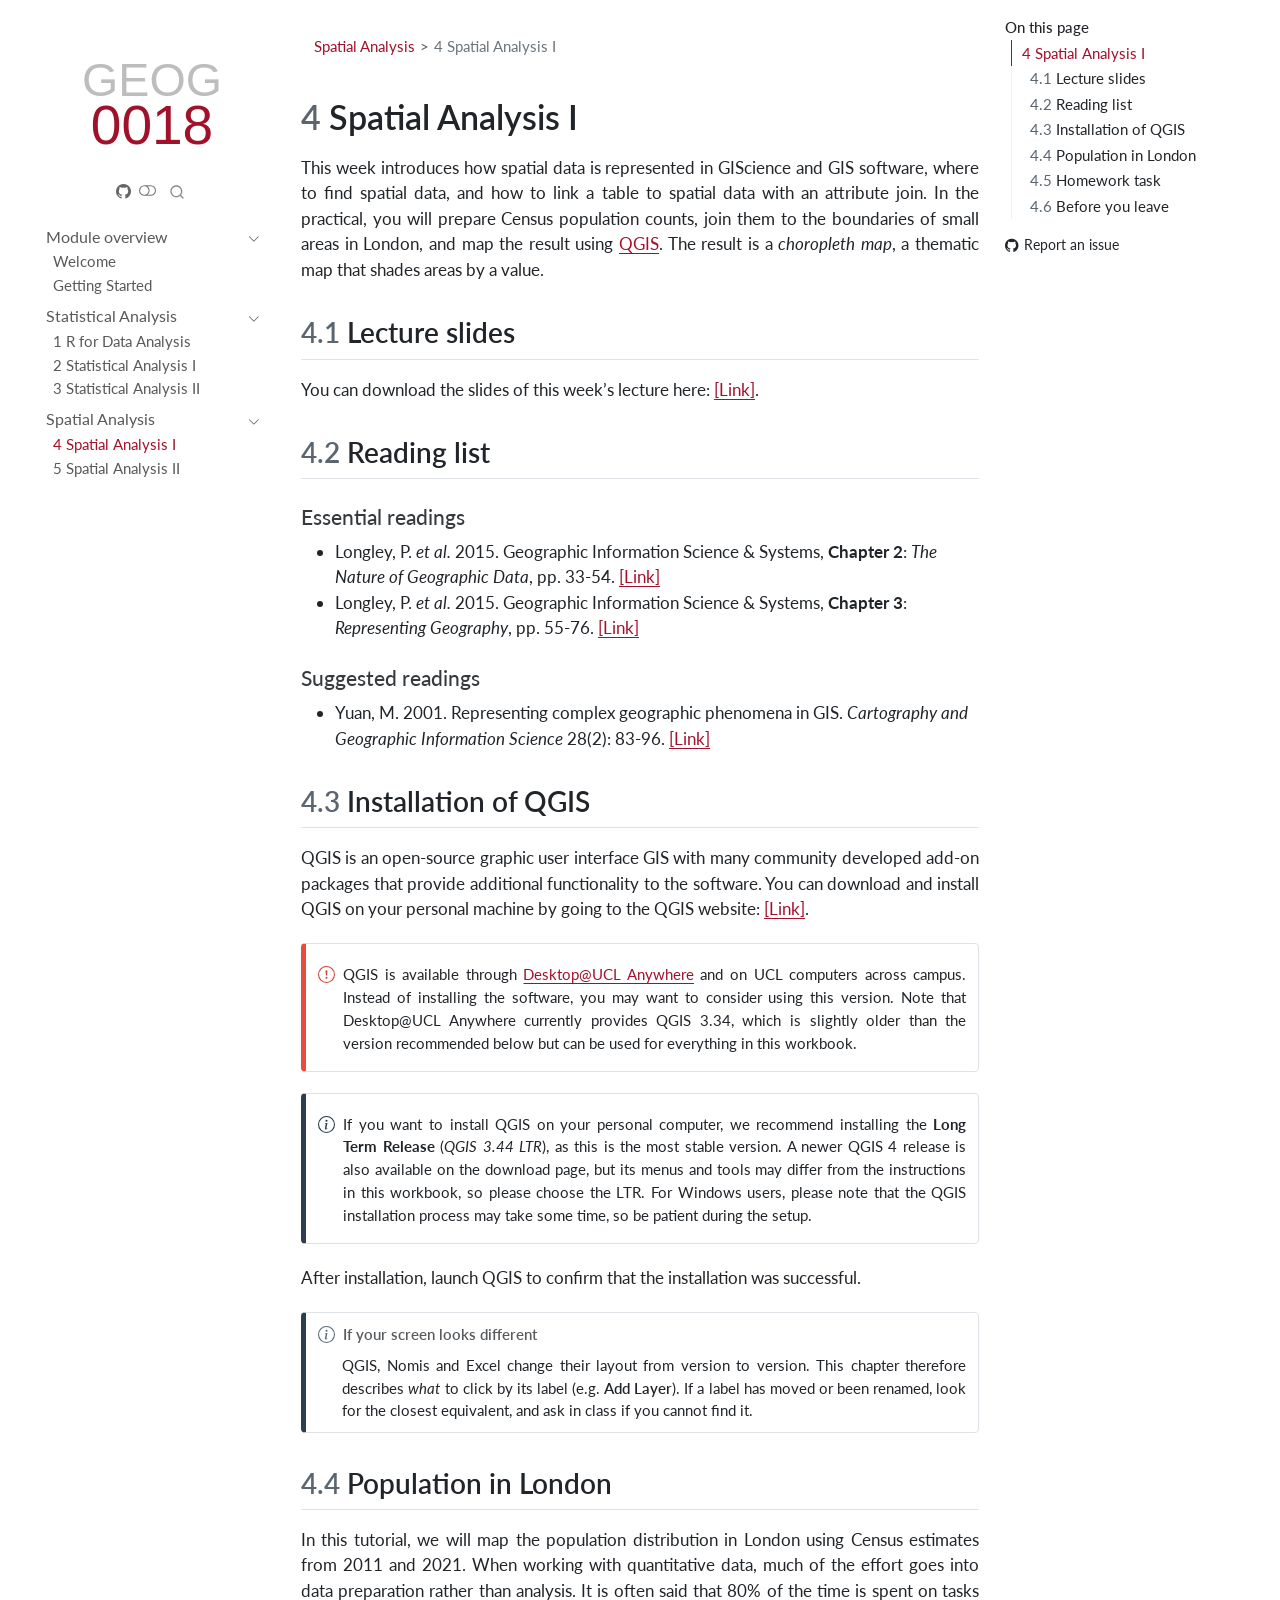
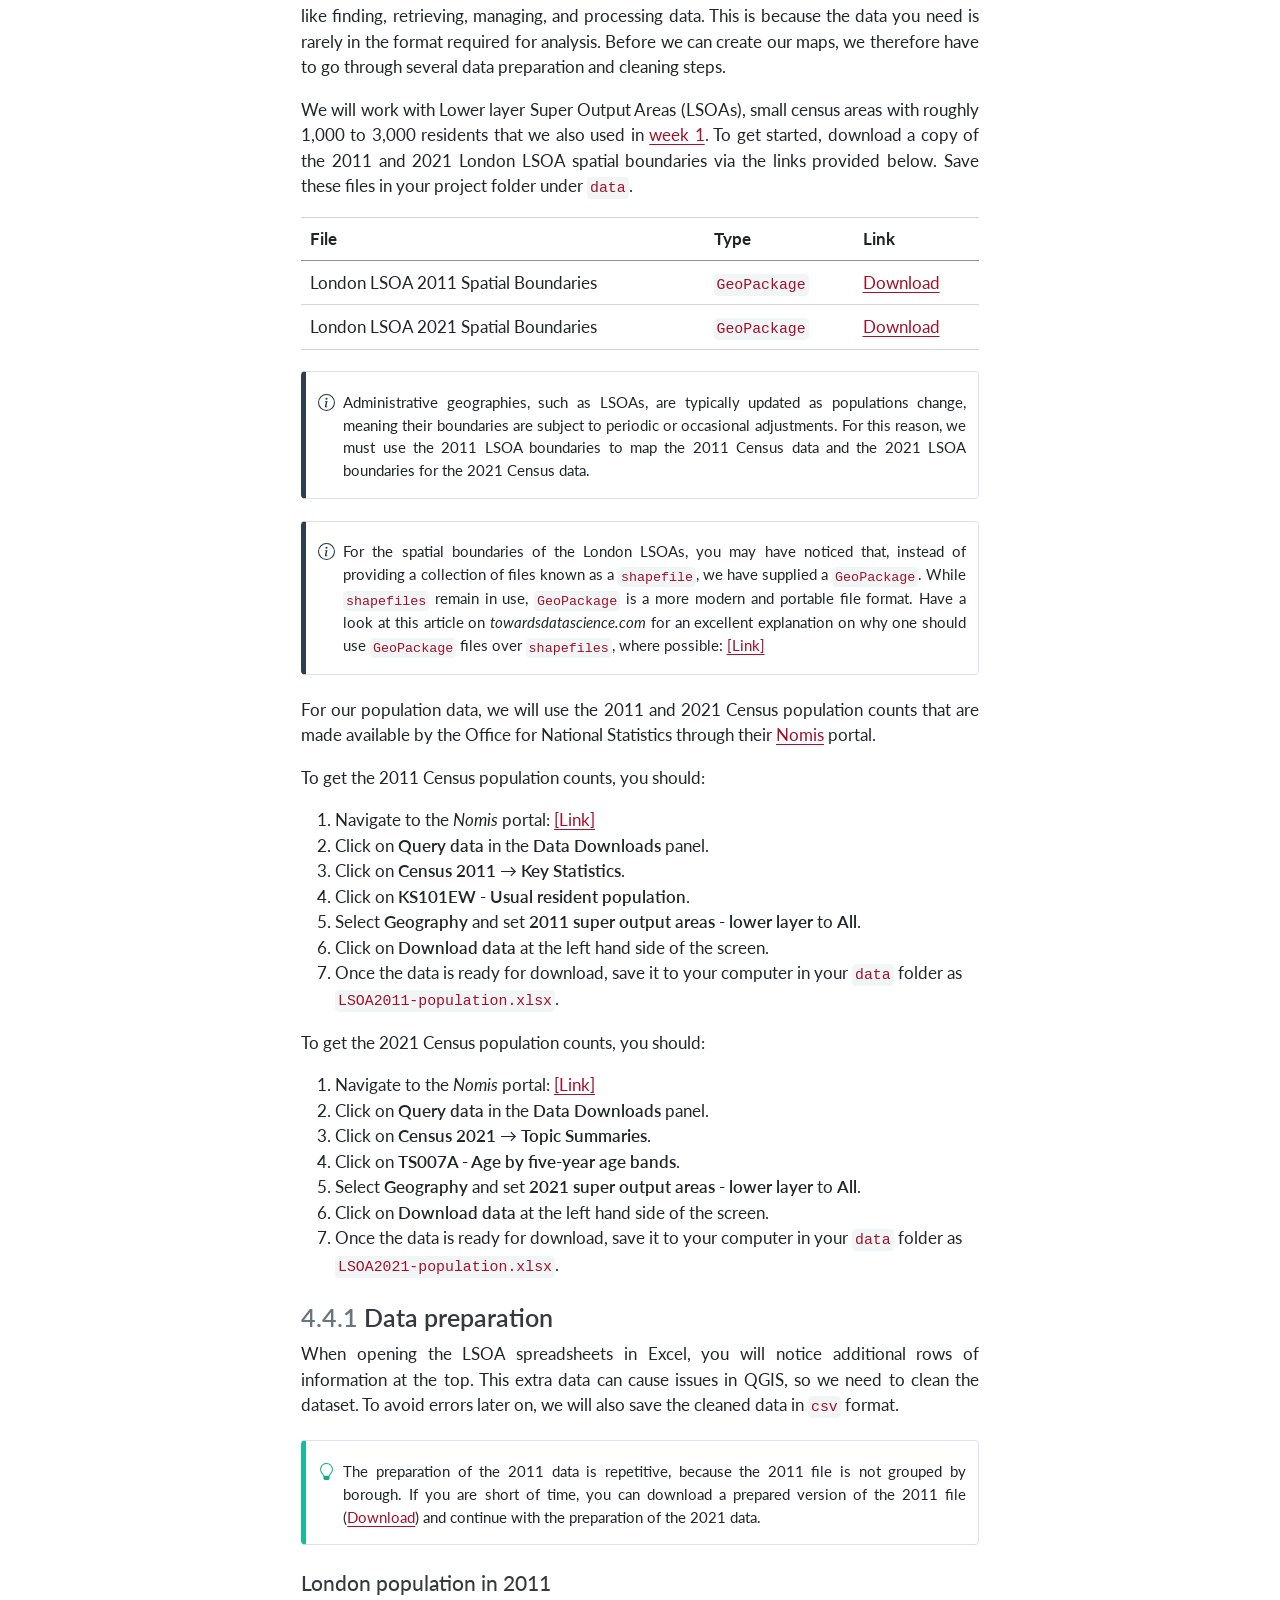
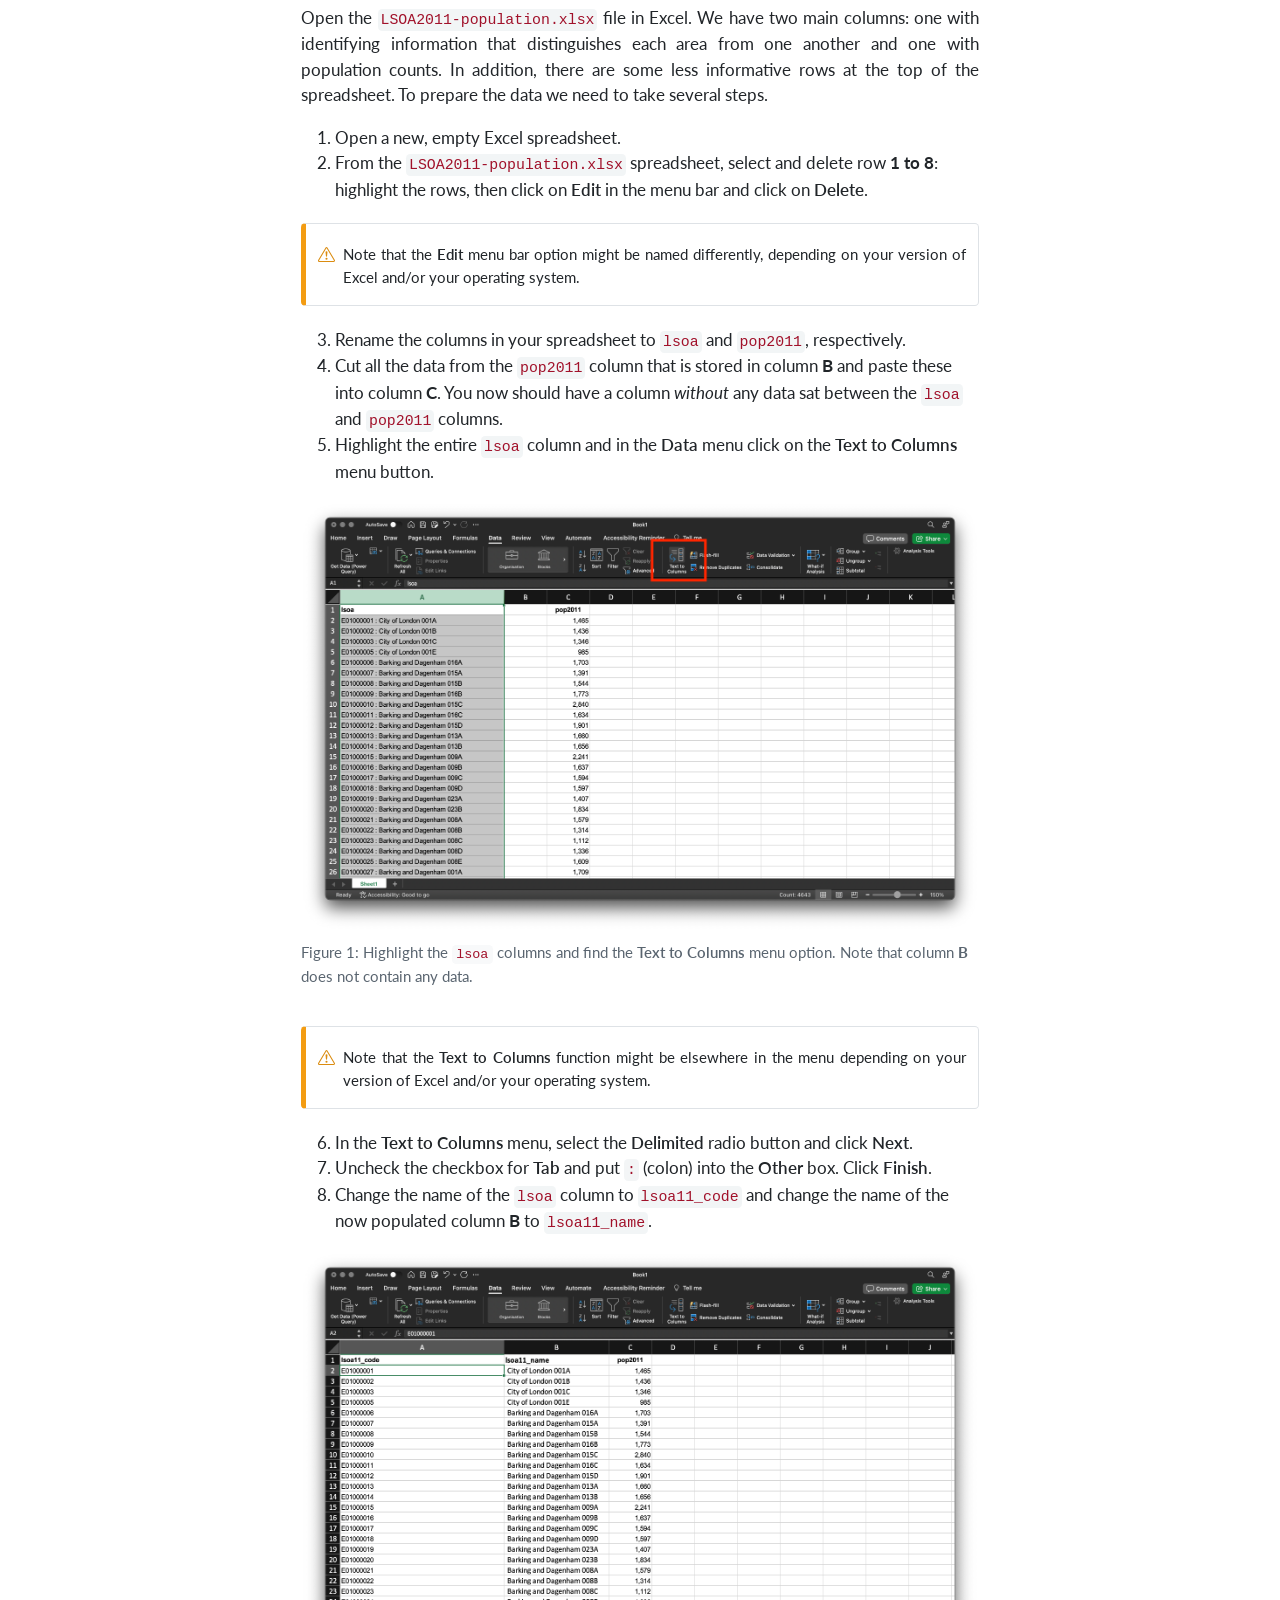
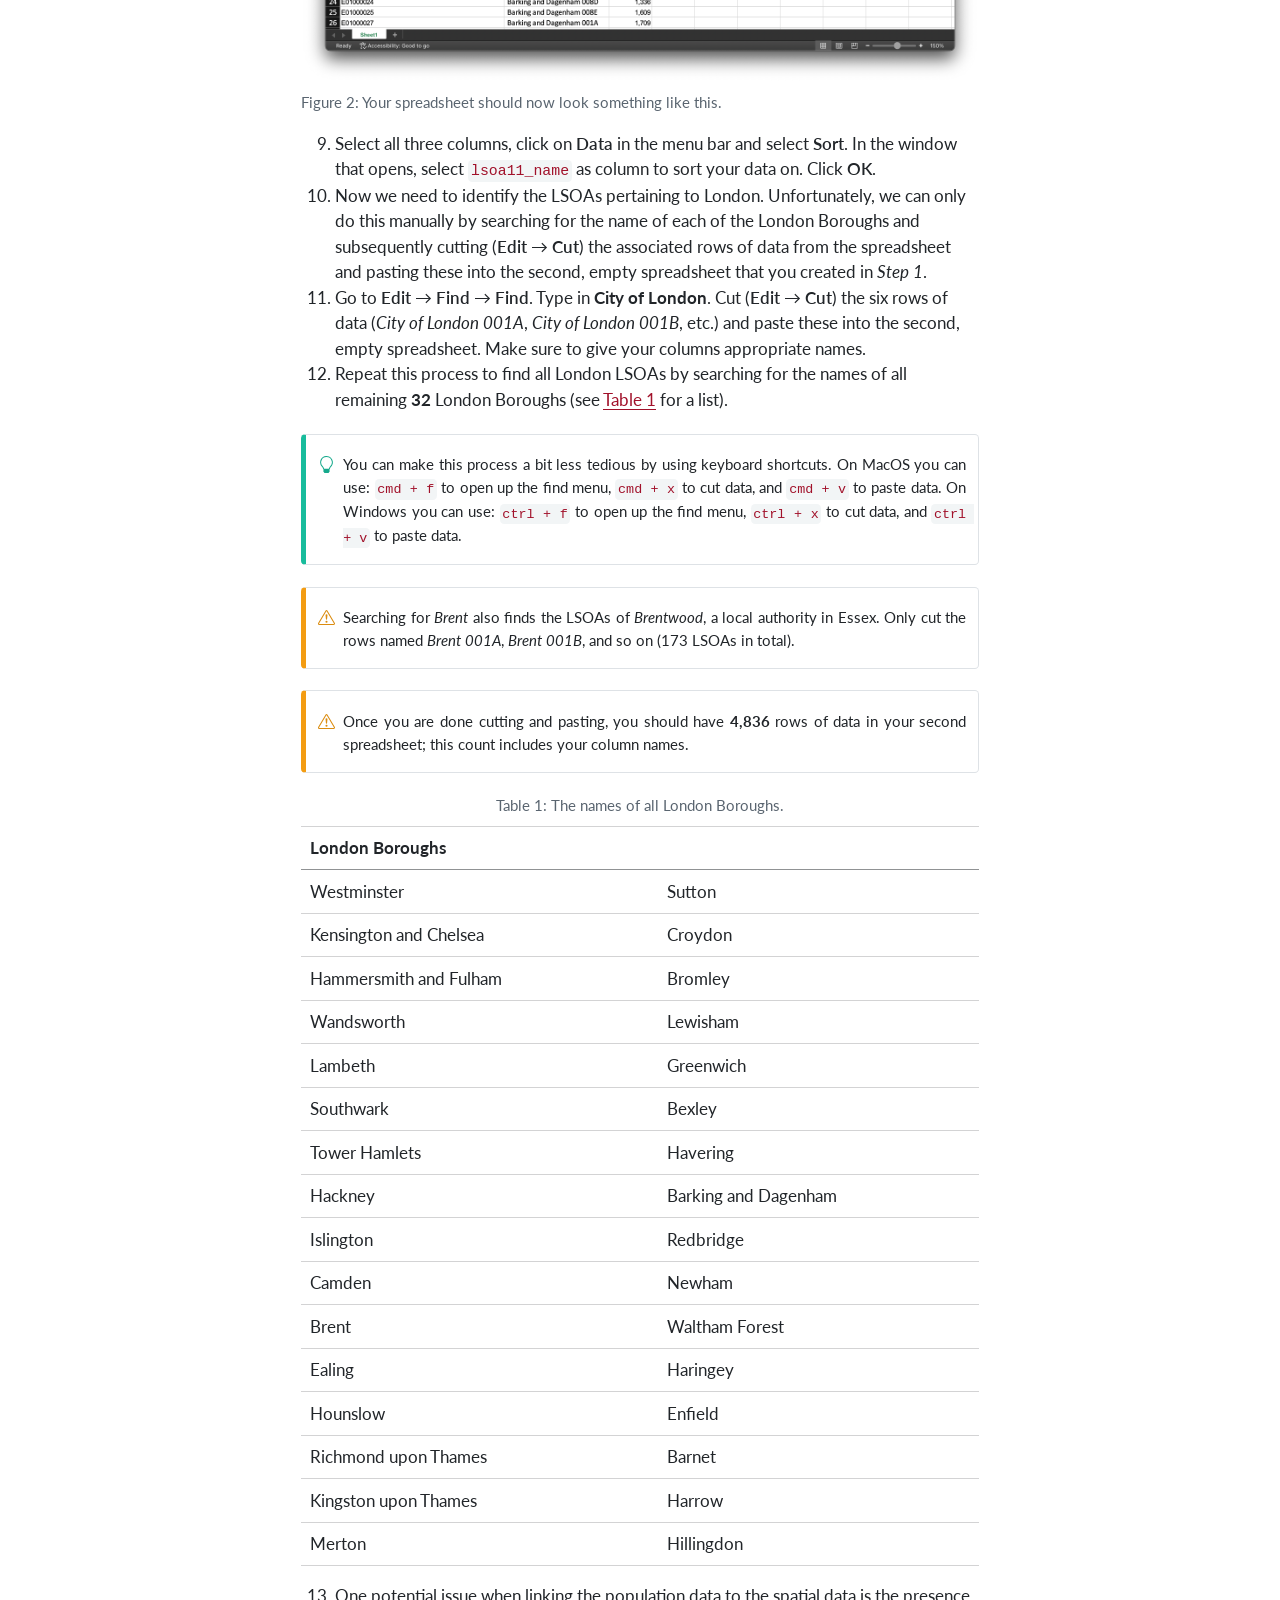
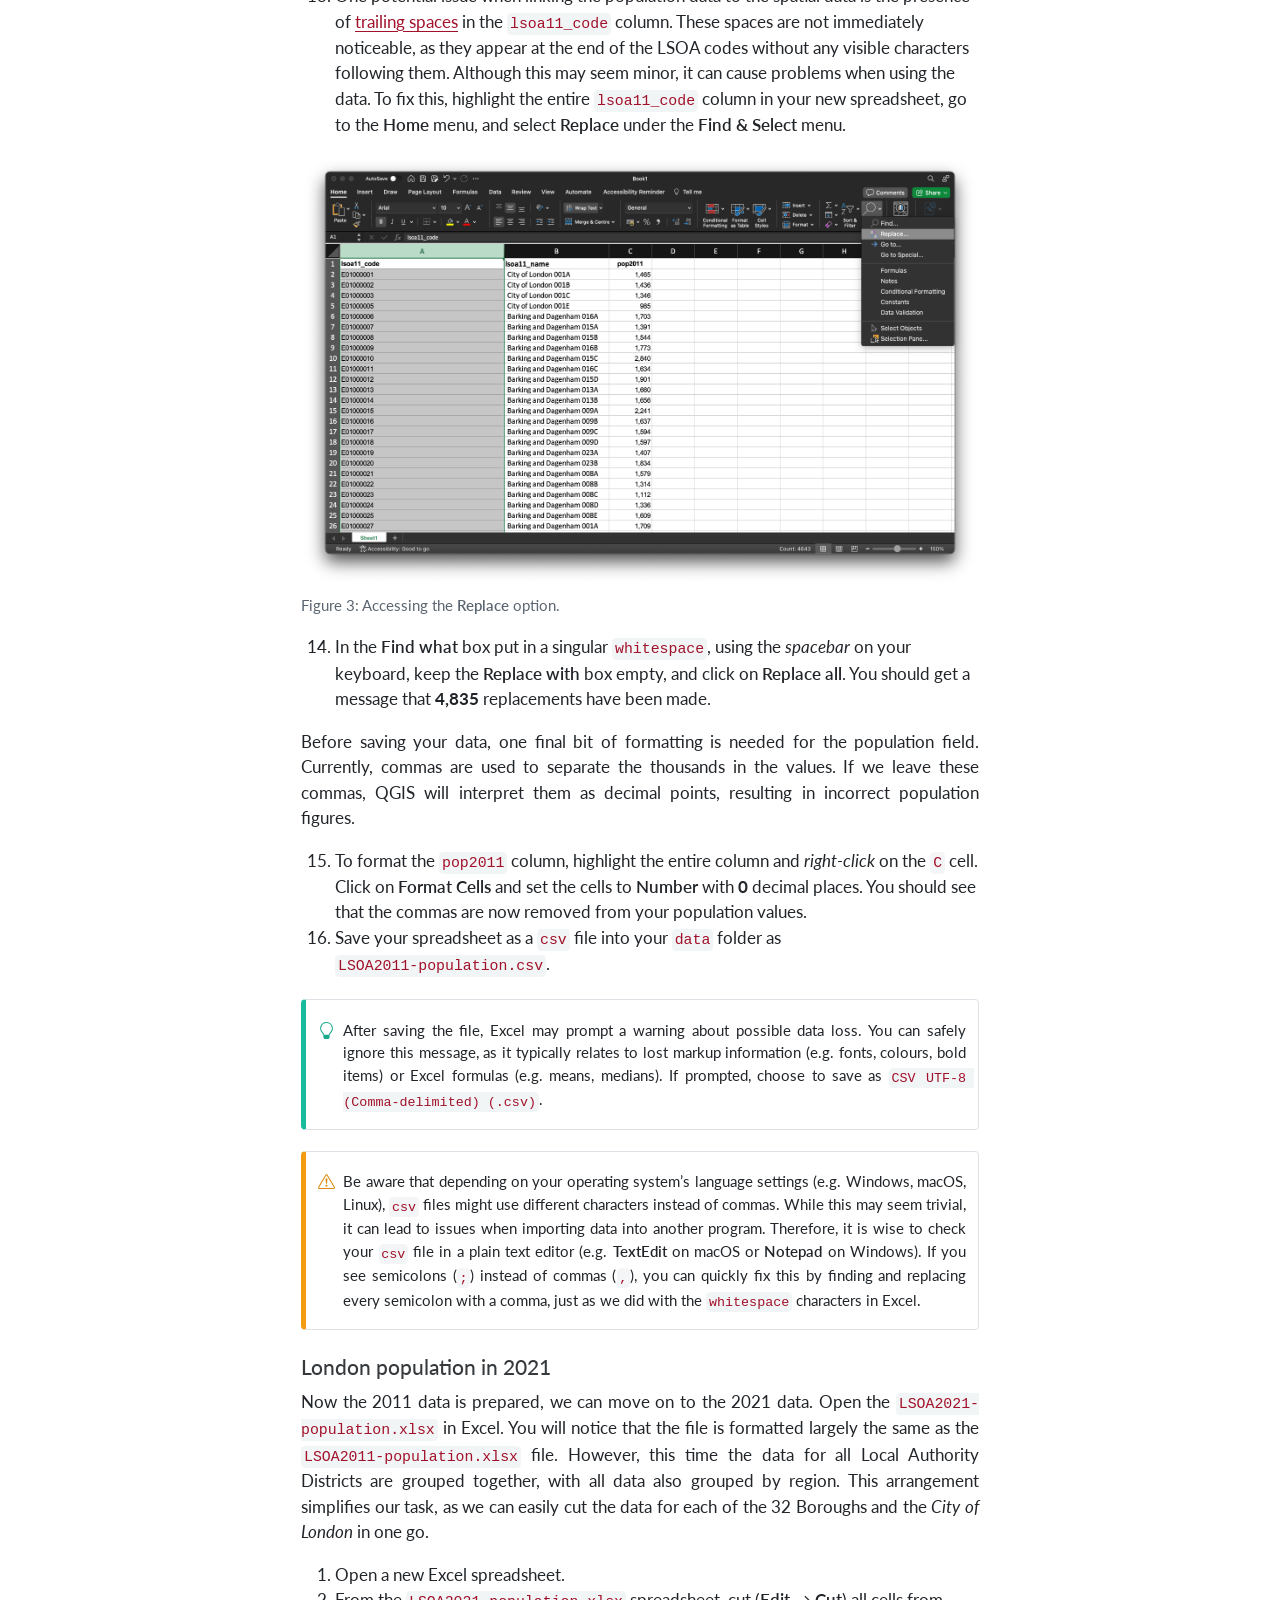
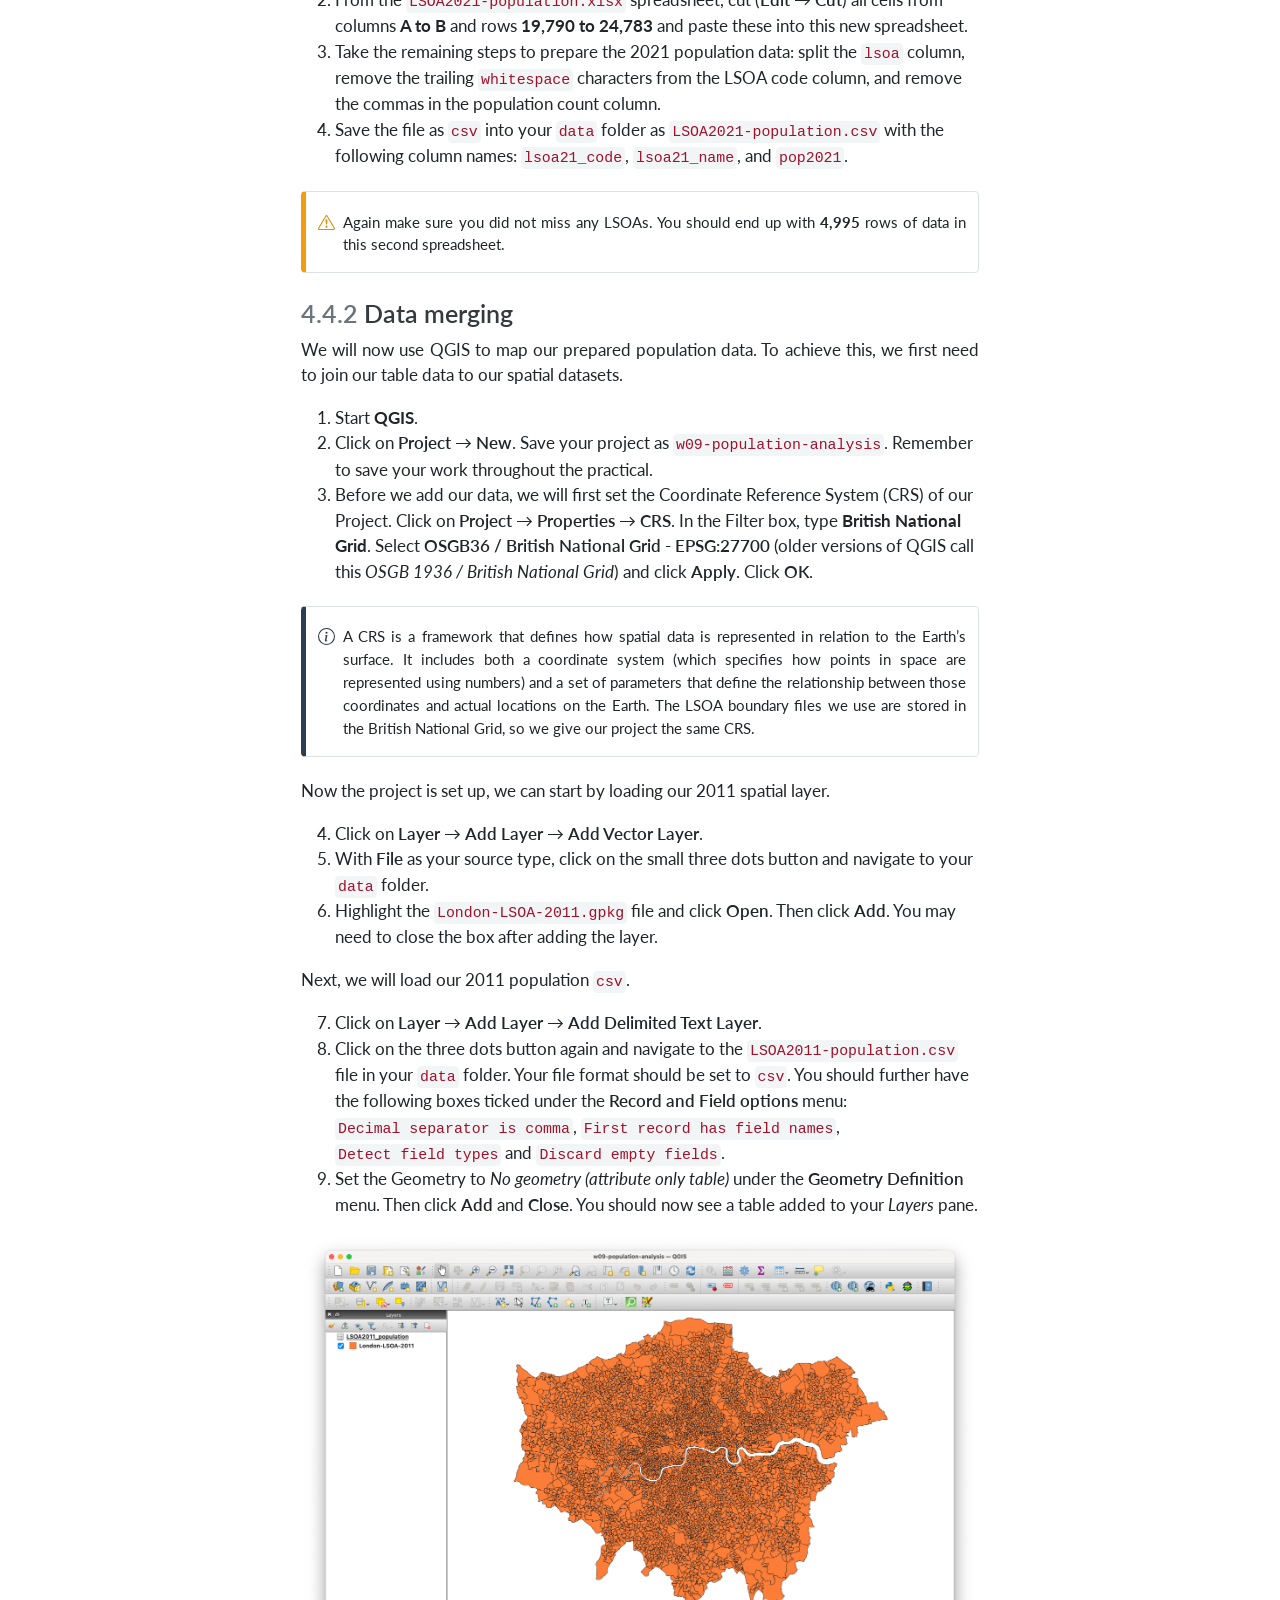
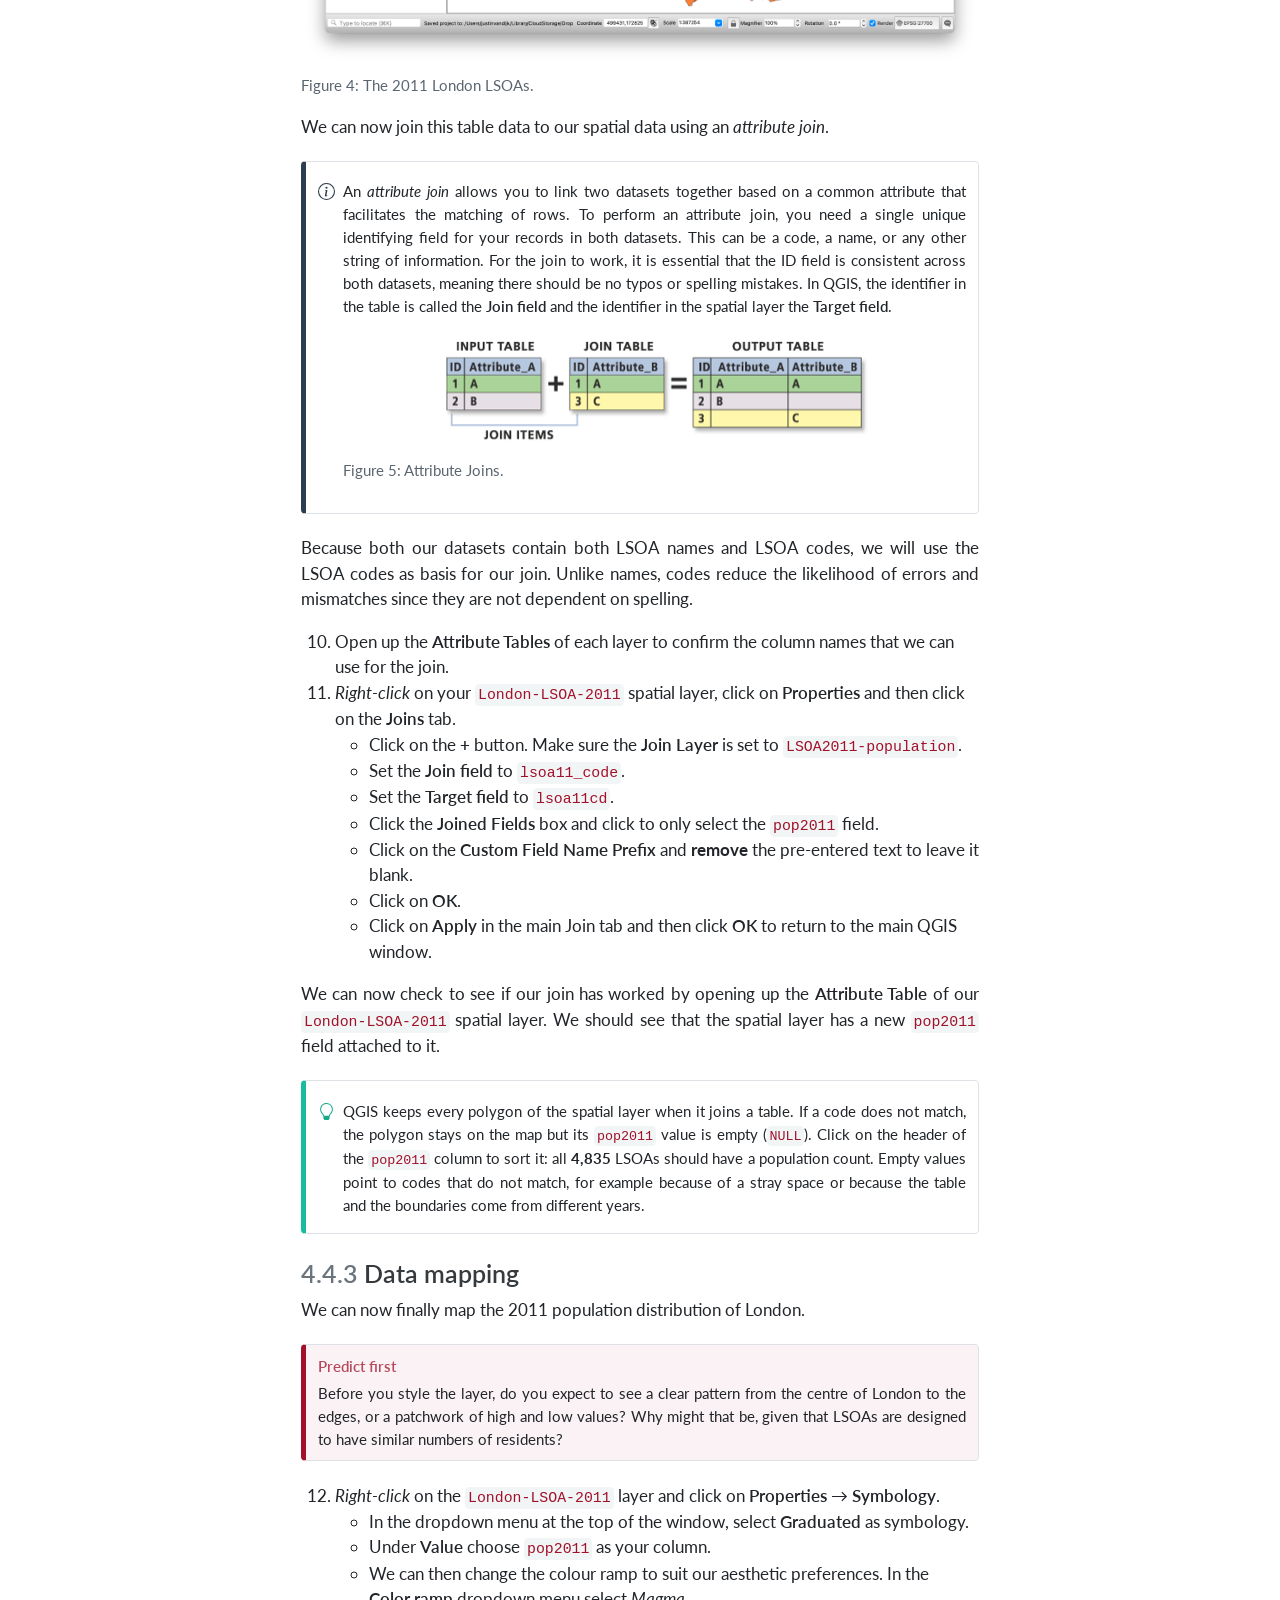
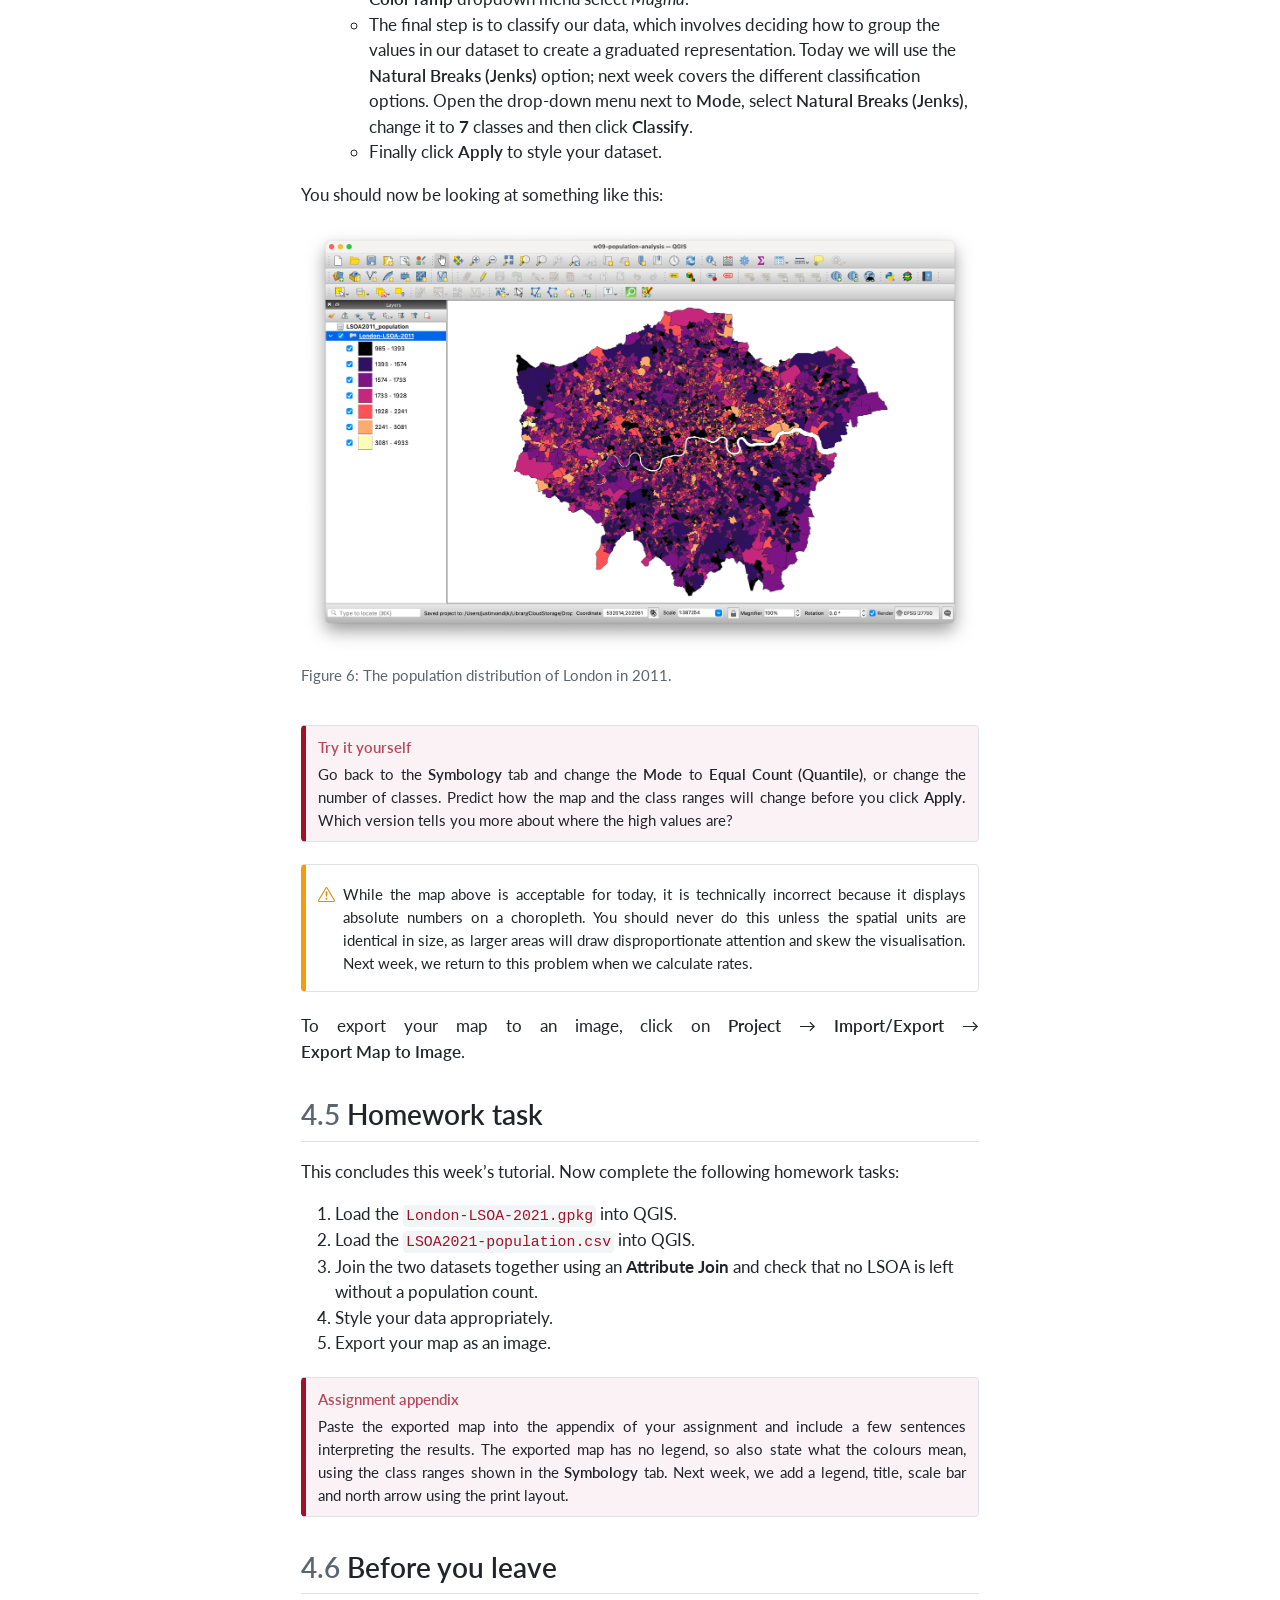
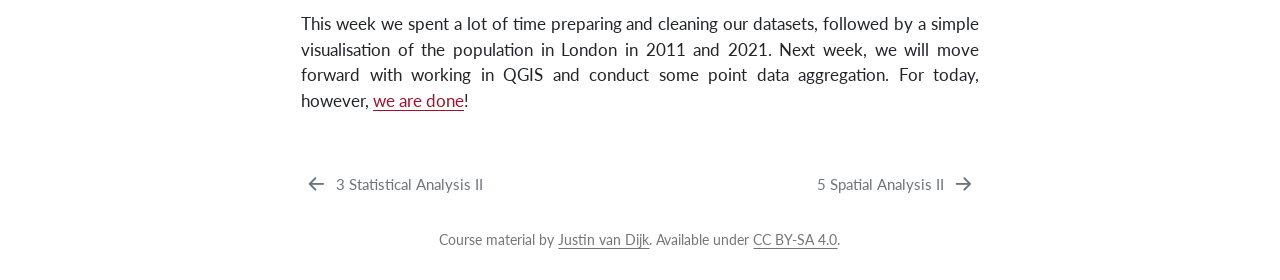
<file: docs/04-spatial1.html>
<!DOCTYPE html>
<html xmlns="http://www.w3.org/1999/xhtml" lang="en" xml:lang="en"><head>

<meta charset="utf-8">
<meta name="generator" content="quarto-1.10.18">

<meta name="viewport" content="width=device-width, initial-scale=1.0, user-scalable=yes">


<title>GEOG0018</title>
<style>
/* Default styles provided by pandoc.
** See https://pandoc.org/MANUAL.html#variables-for-html for config info.
*/
span.smallcaps{font-variant: small-caps;}
div.columns{display: flex; gap: 1.5em;}
div.column{flex: auto;}
@media screen {
div.columns{gap: min(4vw, 1.5em);}
div.column{overflow-x: auto;}
}
div.hanging-indent{margin-left: 1.5em; text-indent: -1.5em;}
ul.task-list{list-style: none;}
ul.task-list li input[type="checkbox"] {
  width: 0.8em;
  margin: 0 0.8em 0.2em -1em; /* quarto-specific, see https://github.com/quarto-dev/quarto-cli/issues/4556 */ 
  vertical-align: middle;
}
</style>


<script src="site_libs/quarto-nav/quarto-nav.js"></script>
<script src="site_libs/quarto-nav/headroom.min.js"></script>
<script src="site_libs/clipboard/clipboard.min.js"></script>
<script src="site_libs/quarto-search/autocomplete.umd.js"></script>
<script src="site_libs/quarto-search/fuse.min.js"></script>
<script src="site_libs/quarto-search/quarto-search.js"></script>
<meta name="quarto:offset" content="./">
<link href="./05-spatial2.html" rel="next">
<link href="./03-statistics2.html" rel="prev">
<script src="site_libs/quarto-html/quarto.js" type="module"></script>
<script src="site_libs/quarto-html/tabsets/tabsets.js" type="module"></script>
<script src="site_libs/quarto-html/popper.min.js"></script>
<script src="site_libs/quarto-html/tippy.umd.min.js"></script>
<script src="site_libs/quarto-html/anchor.min.js"></script>
<link href="site_libs/quarto-html/tippy.css" rel="stylesheet">
<link href="site_libs/quarto-html/quarto-syntax-highlighting-eec68b17241c1efd3eae2de50d816e3e.css" rel="stylesheet" class="quarto-color-scheme" id="quarto-text-highlighting-styles">
<link href="site_libs/quarto-html/quarto-syntax-highlighting-dark-25dec783d6e1d11f8e0bba9e4fbb47f4.css" rel="stylesheet" class="quarto-color-scheme quarto-color-alternate" id="quarto-text-highlighting-styles">
<link href="site_libs/quarto-html/quarto-syntax-highlighting-eec68b17241c1efd3eae2de50d816e3e.css" rel="stylesheet" class="quarto-color-scheme-extra" id="quarto-text-highlighting-styles">
<script src="site_libs/bootstrap/bootstrap.min.js"></script>
<link href="site_libs/bootstrap/bootstrap-icons.css" rel="stylesheet">
<link href="site_libs/bootstrap/bootstrap-8d79353691bd49b744ebe41e0f2bbb3e.min.css" rel="stylesheet" append-hash="true" class="quarto-color-scheme" id="quarto-bootstrap" data-mode="light">
<link href="site_libs/bootstrap/bootstrap-dark-c0e2e486b95cbf3f7823dc99e2c36499.min.css" rel="stylesheet" append-hash="true" class="quarto-color-scheme quarto-color-alternate" id="quarto-bootstrap" data-mode="dark">
<link href="site_libs/bootstrap/bootstrap-8d79353691bd49b744ebe41e0f2bbb3e.min.css" rel="stylesheet" append-hash="true" class="quarto-color-scheme-extra" id="quarto-bootstrap" data-mode="light">
<script id="quarto-search-options" type="application/json">{
  "location": "sidebar",
  "copy-button": false,
  "collapse-after": 3,
  "panel-placement": "start",
  "type": "overlay",
  "limit": 50,
  "keyboard-shortcut": [
    "f",
    "/",
    "s"
  ],
  "language": {
    "search-no-results-text": "No results",
    "search-matching-documents-text": "matching documents",
    "search-copy-link-title": "Copy link to search",
    "search-hide-matches-text": "Hide additional matches",
    "search-more-match-text": "more match in this document",
    "search-more-matches-text": "more matches in this document",
    "search-clear-button-title": "Clear",
    "search-text-placeholder": "",
    "search-detached-cancel-button-title": "Cancel",
    "search-submit-button-title": "Submit",
    "search-label": "Search"
  }
}</script>
<style>html{ scroll-behavior: smooth; }</style>


<link rel="stylesheet" href="assets/styles.css">
</head>

<body class="nav-sidebar floating quarto-light"><script id="quarto-html-before-body" type="application/javascript">
    const toggleBodyColorMode = (bsSheetEl) => {
      const mode = bsSheetEl.getAttribute("data-mode");
      const bodyEl = window.document.querySelector("body");
      if (mode === "dark") {
        bodyEl.classList.add("quarto-dark");
        bodyEl.classList.remove("quarto-light");
      } else {
        bodyEl.classList.add("quarto-light");
        bodyEl.classList.remove("quarto-dark");
      }
    }
    const toggleBodyColorPrimary = () => {
      const bsSheetEl = window.document.querySelector("link#quarto-bootstrap:not([rel=disabled-stylesheet])");
      if (bsSheetEl) {
        toggleBodyColorMode(bsSheetEl);
      }
    }
    const setColorSchemeToggle = (alternate) => {
      const toggles = window.document.querySelectorAll('.quarto-color-scheme-toggle');
      for (let i=0; i < toggles.length; i++) {
        const toggle = toggles[i];
        if (toggle) {
          if (alternate) {
            toggle.classList.add("alternate");
          } else {
            toggle.classList.remove("alternate");
          }
        }
      }
    };
    const toggleColorMode = (alternate) => {
      // Switch the stylesheets
      const primaryStylesheets = window.document.querySelectorAll('link.quarto-color-scheme:not(.quarto-color-alternate)');
      const alternateStylesheets = window.document.querySelectorAll('link.quarto-color-scheme.quarto-color-alternate');
      manageTransitions('#quarto-margin-sidebar .nav-link', false);
      if (alternate) {
        // note: dark is layered on light, we don't disable primary!
        enableStylesheet(alternateStylesheets);
        for (const sheetNode of alternateStylesheets) {
          if (sheetNode.id === "quarto-bootstrap") {
            toggleBodyColorMode(sheetNode);
          }
        }
      } else {
        disableStylesheet(alternateStylesheets);
        enableStylesheet(primaryStylesheets)
        toggleBodyColorPrimary();
      }
      manageTransitions('#quarto-margin-sidebar .nav-link', true);
      // Switch the toggles
      setColorSchemeToggle(alternate)
      // Hack to workaround the fact that safari doesn't
      // properly recolor the scrollbar when toggling (#1455)
      if (navigator.userAgent.indexOf('Safari') > 0 && navigator.userAgent.indexOf('Chrome') == -1) {
        manageTransitions("body", false);
        window.scrollTo(0, 1);
        setTimeout(() => {
          window.scrollTo(0, 0);
          manageTransitions("body", true);
        }, 40);
      }
    }
    const disableStylesheet = (stylesheets) => {
      for (let i=0; i < stylesheets.length; i++) {
        const stylesheet = stylesheets[i];
        stylesheet.rel = 'disabled-stylesheet';
      }
    }
    const enableStylesheet = (stylesheets) => {
      for (let i=0; i < stylesheets.length; i++) {
        const stylesheet = stylesheets[i];
        if(stylesheet.rel !== 'stylesheet') { // for Chrome, which will still FOUC without this check
          stylesheet.rel = 'stylesheet';
        }
      }
    }
    const manageTransitions = (selector, allowTransitions) => {
      const els = window.document.querySelectorAll(selector);
      for (let i=0; i < els.length; i++) {
        const el = els[i];
        if (allowTransitions) {
          el.classList.remove('notransition');
        } else {
          el.classList.add('notransition');
        }
      }
    }
    const isFileUrl = () => {
      return window.location.protocol === 'file:';
    }
    const hasAlternateSentinel = () => {
      let styleSentinel = getColorSchemeSentinel();
      if (styleSentinel !== null) {
        return styleSentinel === "alternate";
      } else {
        return false;
      }
    }
    const setStyleSentinel = (alternate) => {
      const value = alternate ? "alternate" : "default";
      if (!isFileUrl()) {
        window.localStorage.setItem("quarto-color-scheme", value);
      } else {
        localAlternateSentinel = value;
      }
    }
    const getColorSchemeSentinel = () => {
      if (!isFileUrl()) {
        const storageValue = window.localStorage.getItem("quarto-color-scheme");
        return storageValue != null ? storageValue : localAlternateSentinel;
      } else {
        return localAlternateSentinel;
      }
    }
    const toggleGiscusIfUsed = (isAlternate, darkModeDefault) => {
      const baseTheme = document.querySelector('#giscus-base-theme')?.value ?? 'light';
      const alternateTheme = document.querySelector('#giscus-alt-theme')?.value ?? 'dark';
      let newTheme = '';
      if(authorPrefersDark) {
        newTheme = isAlternate ? baseTheme : alternateTheme;
      } else {
        newTheme = isAlternate ? alternateTheme : baseTheme;
      }
      const changeGiscusTheme = () => {
        // From: https://github.com/giscus/giscus/issues/336
        const sendMessage = (message) => {
          const iframe = document.querySelector('iframe.giscus-frame');
          if (!iframe) return;
          iframe.contentWindow.postMessage({ giscus: message }, 'https://giscus.app');
        }
        sendMessage({
          setConfig: {
            theme: newTheme
          }
        });
      }
      const isGiscussLoaded = window.document.querySelector('iframe.giscus-frame') !== null;
      if (isGiscussLoaded) {
        changeGiscusTheme();
      }
    };
    const authorPrefersDark = false;
    const darkModeDefault = authorPrefersDark;
      document.querySelector('link#quarto-text-highlighting-styles.quarto-color-scheme-extra').rel = 'disabled-stylesheet';
      document.querySelector('link#quarto-bootstrap.quarto-color-scheme-extra').rel = 'disabled-stylesheet';
    let localAlternateSentinel = darkModeDefault ? 'alternate' : 'default';
    // Dark / light mode switch
    window.quartoToggleColorScheme = () => {
      // Read the current dark / light value
      let toAlternate = !hasAlternateSentinel();
      toggleColorMode(toAlternate);
      setStyleSentinel(toAlternate);
      toggleGiscusIfUsed(toAlternate, darkModeDefault);
      window.dispatchEvent(new Event('resize'));
    };
    // Switch to dark mode if need be
    if (hasAlternateSentinel()) {
      toggleColorMode(true);
    } else {
      toggleColorMode(false);
    }
  </script>

<div id="quarto-search-results"></div>
  <header id="quarto-header" class="headroom fixed-top">
  <nav class="quarto-secondary-nav">
    <div class="container-fluid d-flex">
      <button type="button" class="quarto-btn-toggle btn" data-bs-toggle="collapse" role="button" data-bs-target=".quarto-sidebar-collapse-item" aria-controls="quarto-sidebar" aria-expanded="false" aria-label="Toggle sidebar navigation" onclick="if (window.quartoToggleHeadroom) { window.quartoToggleHeadroom(); }">
        <i class="bi bi-layout-text-sidebar-reverse"></i>
      </button>
        <nav class="quarto-page-breadcrumbs" aria-label="breadcrumb"><ol class="breadcrumb"><li class="breadcrumb-item"><a href="./04-spatial1.html">Spatial Analysis</a></li><li class="breadcrumb-item"><a href="./04-spatial1.html">4 Spatial Analysis I</a></li></ol></nav>
        <a class="flex-grow-1" role="navigation" data-bs-toggle="collapse" data-bs-target=".quarto-sidebar-collapse-item" aria-controls="quarto-sidebar" aria-expanded="false" aria-label="Toggle sidebar navigation" onclick="if (window.quartoToggleHeadroom) { window.quartoToggleHeadroom(); }">      
        </a>
      <button type="button" class="btn quarto-search-button" aria-label="Search" onclick="window.quartoOpenSearch();">
        <i class="bi bi-search"></i>
      </button>
    </div>
  </nav>
</header>
<!-- content -->
<div id="quarto-content" class="quarto-container page-columns page-rows-contents page-layout-article">
<!-- sidebar -->
  <nav id="quarto-sidebar" class="sidebar collapse collapse-horizontal quarto-sidebar-collapse-item sidebar-navigation floating overflow-auto">
    <div class="pt-lg-2 mt-2 text-left sidebar-header">
      <a href="./index.html" class="sidebar-logo-link">
      <img src="./assets/logo.svg" alt="" class="sidebar-logo light-content py-0 d-lg-inline d-none">
      <img src="./assets/logo.svg" alt="" class="sidebar-logo dark-content py-0 d-lg-inline d-none">
      </a>
      <div class="sidebar-tools-main tools-wide">
    <a href="https://github.com/jtvandijk/GEOG0018" title="" class="quarto-navigation-tool px-1" aria-label=""><i class="bi bi-github"></i></a>
  <a href="" class="quarto-color-scheme-toggle quarto-navigation-tool  px-1" onclick="window.quartoToggleColorScheme(); return false;" title="Toggle dark mode"><i class="bi"></i></a>
    <div id="quarto-search" class="quarto-navigation-tool px-1" title="Search"></div>
</div>
      </div>
    <div class="sidebar-menu-container"> 
    <ul class="list-unstyled mt-1">
        <li class="sidebar-item sidebar-item-section">
      <div class="sidebar-item-container"> 
            <a class="sidebar-item-text sidebar-link text-start" data-bs-toggle="collapse" data-bs-target="#quarto-sidebar-section-1" role="navigation" aria-expanded="true">
 <span class="menu-text">Module overview</span></a>
          <a class="sidebar-item-toggle text-start" data-bs-toggle="collapse" data-bs-target="#quarto-sidebar-section-1" role="navigation" aria-expanded="true" aria-label="Toggle section">
            <i class="bi bi-chevron-right ms-2"></i>
          </a> 
      </div>
      <ul id="quarto-sidebar-section-1" class="collapse list-unstyled sidebar-section depth1 show">  
          <li class="sidebar-item">
  <div class="sidebar-item-container"> 
  <a href="./00-index.html" class="sidebar-item-text sidebar-link">
 <span class="menu-text">Welcome</span></a>
  </div>
</li>
          <li class="sidebar-item">
  <div class="sidebar-item-container"> 
  <a href="./00-installation.html" class="sidebar-item-text sidebar-link">
 <span class="menu-text">Getting Started</span></a>
  </div>
</li>
      </ul>
  </li>
        <li class="sidebar-item sidebar-item-section">
      <div class="sidebar-item-container"> 
            <a class="sidebar-item-text sidebar-link text-start" data-bs-toggle="collapse" data-bs-target="#quarto-sidebar-section-2" role="navigation" aria-expanded="true">
 <span class="menu-text">Statistical Analysis</span></a>
          <a class="sidebar-item-toggle text-start" data-bs-toggle="collapse" data-bs-target="#quarto-sidebar-section-2" role="navigation" aria-expanded="true" aria-label="Toggle section">
            <i class="bi bi-chevron-right ms-2"></i>
          </a> 
      </div>
      <ul id="quarto-sidebar-section-2" class="collapse list-unstyled sidebar-section depth1 show">  
          <li class="sidebar-item">
  <div class="sidebar-item-container"> 
  <a href="./01-recap.html" class="sidebar-item-text sidebar-link">
 <span class="menu-text">1 R for Data Analysis</span></a>
  </div>
</li>
          <li class="sidebar-item">
  <div class="sidebar-item-container"> 
  <a href="./02-statistics1.html" class="sidebar-item-text sidebar-link">
 <span class="menu-text">2 Statistical Analysis I</span></a>
  </div>
</li>
          <li class="sidebar-item">
  <div class="sidebar-item-container"> 
  <a href="./03-statistics2.html" class="sidebar-item-text sidebar-link">
 <span class="menu-text">3 Statistical Analysis II</span></a>
  </div>
</li>
      </ul>
  </li>
        <li class="sidebar-item sidebar-item-section">
      <div class="sidebar-item-container"> 
            <a class="sidebar-item-text sidebar-link text-start" data-bs-toggle="collapse" data-bs-target="#quarto-sidebar-section-3" role="navigation" aria-expanded="true">
 <span class="menu-text">Spatial Analysis</span></a>
          <a class="sidebar-item-toggle text-start" data-bs-toggle="collapse" data-bs-target="#quarto-sidebar-section-3" role="navigation" aria-expanded="true" aria-label="Toggle section">
            <i class="bi bi-chevron-right ms-2"></i>
          </a> 
      </div>
      <ul id="quarto-sidebar-section-3" class="collapse list-unstyled sidebar-section depth1 show">  
          <li class="sidebar-item">
  <div class="sidebar-item-container"> 
  <a href="./04-spatial1.html" class="sidebar-item-text sidebar-link active">
 <span class="menu-text">4 Spatial Analysis I</span></a>
  </div>
</li>
          <li class="sidebar-item">
  <div class="sidebar-item-container"> 
  <a href="./05-spatial2.html" class="sidebar-item-text sidebar-link">
 <span class="menu-text">5 Spatial Analysis II</span></a>
  </div>
</li>
      </ul>
  </li>
    </ul>
    </div>
</nav>
<div id="quarto-sidebar-glass" class="quarto-sidebar-collapse-item" data-bs-toggle="collapse" data-bs-target=".quarto-sidebar-collapse-item"></div>
<!-- margin-sidebar -->
    <div id="quarto-margin-sidebar" class="sidebar margin-sidebar">
        <nav id="TOC" role="doc-toc" class="toc-active">
    <h2 id="toc-title">On this page</h2>
   
  <ul>
  <li><a href="#spatial-analysis-i" id="toc-spatial-analysis-i" class="nav-link active" data-scroll-target="#spatial-analysis-i"><span class="header-section-number">4</span> Spatial Analysis I</a>
  <ul class="collapse">
  <li><a href="#lecture-slides" id="toc-lecture-slides" class="nav-link" data-scroll-target="#lecture-slides"><span class="header-section-number">4.1</span> Lecture slides</a></li>
  <li><a href="#reading-list" id="toc-reading-list" class="nav-link" data-scroll-target="#reading-list"><span class="header-section-number">4.2</span> Reading list</a></li>
  <li><a href="#installation-of-qgis" id="toc-installation-of-qgis" class="nav-link" data-scroll-target="#installation-of-qgis"><span class="header-section-number">4.3</span> Installation of QGIS</a></li>
  <li><a href="#population-in-london" id="toc-population-in-london" class="nav-link" data-scroll-target="#population-in-london"><span class="header-section-number">4.4</span> Population in London</a>
  <ul class="collapse">
  <li><a href="#data-preparation" id="toc-data-preparation" class="nav-link" data-scroll-target="#data-preparation"><span class="header-section-number">4.4.1</span> Data preparation</a></li>
  <li><a href="#data-merging" id="toc-data-merging" class="nav-link" data-scroll-target="#data-merging"><span class="header-section-number">4.4.2</span> Data merging</a></li>
  <li><a href="#data-mapping" id="toc-data-mapping" class="nav-link" data-scroll-target="#data-mapping"><span class="header-section-number">4.4.3</span> Data mapping</a></li>
  </ul></li>
  <li><a href="#homework-task" id="toc-homework-task" class="nav-link" data-scroll-target="#homework-task"><span class="header-section-number">4.5</span> Homework task</a></li>
  <li><a href="#before-you-leave" id="toc-before-you-leave" class="nav-link" data-scroll-target="#before-you-leave"><span class="header-section-number">4.6</span> Before you leave</a></li>
  </ul></li>
  </ul>
<div class="toc-actions"><ul><li><a href="https://github.com/jtvandijk/GEOG0018/issues/new" class="toc-action"><i class="bi bi-github"></i>Report an issue</a></li></ul></div></nav>
    </div>
<!-- main -->
<main class="content" id="quarto-document-content"><header id="title-block-header" class="quarto-title-block"><nav class="quarto-page-breadcrumbs quarto-title-breadcrumbs d-none d-lg-block" aria-label="breadcrumb"><ol class="breadcrumb"><li class="breadcrumb-item"><a href="./04-spatial1.html">Spatial Analysis</a></li><li class="breadcrumb-item"><a href="./04-spatial1.html">4 Spatial Analysis I</a></li></ol></nav></header>





<section id="spatial-analysis-i" class="level1" data-number="4">
<h1 data-number="4"><span class="header-section-number">4</span> Spatial Analysis I</h1>
<p>This week introduces how spatial data is represented in GIScience and GIS software, where to find spatial data, and how to link a table to spatial data with an attribute join. In the practical, you will prepare Census population counts, join them to the boundaries of small areas in London, and map the result using <a href="https://qgis.org/">QGIS</a>. The result is a <em>choropleth map</em>, a thematic map that shades areas by a value.</p>
<section id="lecture-slides" class="level2" data-number="4.1">
<h2 data-number="4.1" class="anchored" data-anchor-id="lecture-slides"><span class="header-section-number">4.1</span> Lecture slides</h2>
<p>You can download the slides of this week’s lecture here: <a href="https://github.com/jtvandijk/GEOG0018/raw/master/slides/w09-mhg.pdf">[Link]</a>.</p>
</section>
<section id="reading-list" class="level2" data-number="4.2">
<h2 data-number="4.2" class="anchored" data-anchor-id="reading-list"><span class="header-section-number">4.2</span> Reading list</h2>
<section id="essential-readings" class="level4 unnumbered">
<h4 class="unnumbered anchored" data-anchor-id="essential-readings">Essential readings</h4>
<ul>
<li>Longley, P. <em>et al.</em> 2015. Geographic Information Science &amp; Systems, <strong>Chapter 2</strong>: <em>The Nature of Geographic Data</em>, pp.&nbsp;33-54. <a href="https://ucl.rl.talis.com/link?url=https%3A%2F%2Fapp.knovel.com%2Fhotlink%2Ftoc%2Fid%3AkpGISSE001%2Fgeographic-information-science%3Fkpromoter%3Dmarc&amp;sig=e437927b963cc591dcb65491eccdd3869cc31aef80e1443cb2ba12d8f3bb031a">[Link]</a></li>
<li>Longley, P. <em>et al.</em> 2015. Geographic Information Science &amp; Systems, <strong>Chapter 3</strong>: <em>Representing Geography</em>, pp.&nbsp;55-76. <a href="https://ucl.rl.talis.com/link?url=https%3A%2F%2Fapp.knovel.com%2Fhotlink%2Ftoc%2Fid%3AkpGISSE001%2Fgeographic-information-science%3Fkpromoter%3Dmarc&amp;sig=e437927b963cc591dcb65491eccdd3869cc31aef80e1443cb2ba12d8f3bb031a">[Link]</a></li>
</ul>
</section>
<section id="suggested-readings" class="level4 unnumbered">
<h4 class="unnumbered anchored" data-anchor-id="suggested-readings">Suggested readings</h4>
<ul>
<li>Yuan, M. 2001. Representing complex geographic phenomena in GIS. <em>Cartography and Geographic Information Science</em> 28(2): 83-96. <a href="https://doi.org/10.1559/152304001782173718">[Link]</a></li>
</ul>
</section>
</section>
<section id="installation-of-qgis" class="level2" data-number="4.3">
<h2 data-number="4.3" class="anchored" data-anchor-id="installation-of-qgis"><span class="header-section-number">4.3</span> Installation of QGIS</h2>
<p>QGIS is an open-source graphic user interface GIS with many community developed add-on packages that provide additional functionality to the software. You can download and install QGIS on your personal machine by going to the QGIS website: <a href="https://qgis.org/en/site/forusers/download.html">[Link]</a>.</p>
<div class="callout callout-style-simple callout-important">
<div class="callout-body d-flex">
<div class="callout-icon-container">
<i class="callout-icon"></i>
</div>
<div class="callout-body-container">
<p>QGIS is available through <a href="https://www.ucl.ac.uk/isd/services/computers/remote-access/desktopucl-anywhere">Desktop@UCL Anywhere</a> and on UCL computers across campus. Instead of installing the software, you may want to consider using this version. Note that Desktop@UCL Anywhere currently provides QGIS 3.34, which is slightly older than the version recommended below but can be used for everything in this workbook.</p>
</div>
</div>
</div>
<div class="callout callout-style-simple callout-note">
<div class="callout-body d-flex">
<div class="callout-icon-container">
<i class="callout-icon"></i>
</div>
<div class="callout-body-container">
<p>If you want to install QGIS on your personal computer, we recommend installing the <strong>Long Term Release</strong> (<em>QGIS 3.44 LTR</em>), as this is the most stable version. A newer QGIS 4 release is also available on the download page, but its menus and tools may differ from the instructions in this workbook, so please choose the LTR. For Windows users, please note that the QGIS installation process may take some time, so be patient during the setup.</p>
</div>
</div>
</div>
<p>After installation, launch QGIS to confirm that the installation was successful.</p>
<div class="callout callout-style-simple callout-note callout-titled">
<div class="callout-header d-flex align-content-center">
<div class="callout-icon-container">
<i class="callout-icon"></i>
</div>
<div class="callout-title-container flex-fill">
<span class="screen-reader-only">Note</span>If your screen looks different
</div>
</div>
<div class="callout-body-container callout-body">
<p>QGIS, Nomis and Excel change their layout from version to version. This chapter therefore describes <em>what</em> to click by its label (e.g.&nbsp;<span class="ui">Add Layer</span>). If a label has moved or been renamed, look for the closest equivalent, and ask in class if you cannot find it.</p>
</div>
</div>
</section>
<section id="population-in-london" class="level2" data-number="4.4">
<h2 data-number="4.4" class="anchored" data-anchor-id="population-in-london"><span class="header-section-number">4.4</span> Population in London</h2>
<p>In this tutorial, we will map the population distribution in London using Census estimates from 2011 and 2021. When working with quantitative data, much of the effort goes into data preparation rather than analysis. It is often said that 80% of the time is spent on tasks like finding, retrieving, managing, and processing data. This is because the data you need is rarely in the format required for analysis. Before we can create our maps, we therefore have to go through several data preparation and cleaning steps.</p>
<p>We will work with Lower layer Super Output Areas (LSOAs), small census areas with roughly 1,000 to 3,000 residents that we also used in <a href="01-recap.html">week 1</a>. To get started, download a copy of the 2011 and 2021 London LSOA spatial boundaries via the links provided below. Save these files in your project folder under <code>data</code>.</p>
<table class="caption-top table">
<thead>
<tr class="header">
<th style="text-align: left;">File</th>
<th style="text-align: left;">Type</th>
<th style="text-align: left;">Link</th>
</tr>
</thead>
<tbody>
<tr class="odd">
<td style="text-align: left;">London LSOA 2011 Spatial Boundaries</td>
<td style="text-align: left;"><code>GeoPackage</code></td>
<td style="text-align: left;"><a href="https://github.com/jtvandijk/GEOG0018/raw/master/data/London-LSOA-2011.gpkg">Download</a></td>
</tr>
<tr class="even">
<td style="text-align: left;">London LSOA 2021 Spatial Boundaries</td>
<td style="text-align: left;"><code>GeoPackage</code></td>
<td style="text-align: left;"><a href="https://github.com/jtvandijk/GEOG0018/raw/master/data/London-LSOA-2021.gpkg">Download</a></td>
</tr>
</tbody>
</table>
<div class="callout callout-style-simple callout-note">
<div class="callout-body d-flex">
<div class="callout-icon-container">
<i class="callout-icon"></i>
</div>
<div class="callout-body-container">
<p>Administrative geographies, such as LSOAs, are typically updated as populations change, meaning their boundaries are subject to periodic or occasional adjustments. For this reason, we must use the 2011 LSOA boundaries to map the 2011 Census data and the 2021 LSOA boundaries for the 2021 Census data.</p>
</div>
</div>
</div>
<div class="callout callout-style-simple callout-note">
<div class="callout-body d-flex">
<div class="callout-icon-container">
<i class="callout-icon"></i>
</div>
<div class="callout-body-container">
<p>For the spatial boundaries of the London LSOAs, you may have noticed that, instead of providing a collection of files known as a <code>shapefile</code>, we have supplied a <code>GeoPackage</code>. While <code>shapefiles</code> remain in use, <code>GeoPackage</code> is a more modern and portable file format. Have a look at this article on <em>towardsdatascience.com</em> for an excellent explanation on why one should use <code>GeoPackage</code> files over <code>shapefiles</code>, where possible: <a href="https://towardsdatascience.com/why-you-need-to-use-geopackage-files-instead-of-shapefile-or-geojson-7cb24fe56416">[Link]</a></p>
</div>
</div>
</div>
<p>For our population data, we will use the 2011 and 2021 Census population counts that are made available by the Office for National Statistics through their <a href="https://www.nomisweb.co.uk/">Nomis</a> portal.</p>
<p>To get the 2011 Census population counts, you should:</p>
<ol type="1">
<li>Navigate to the <em>Nomis</em> portal: <a href="https://www.nomisweb.co.uk/">[Link]</a></li>
<li>Click on <span class="ui">Query data</span> in the <span class="ui">Data Downloads</span> panel.</li>
<li>Click on <span class="ui">Census 2011</span> → <span class="ui">Key Statistics</span>.</li>
<li>Click on <span class="ui">KS101EW - Usual resident population</span>.</li>
<li>Select <span class="ui">Geography</span> and set <span class="ui">2011 super output areas - lower layer</span> to <span class="ui">All</span>.</li>
<li>Click on <span class="ui">Download data</span> at the left hand side of the screen.</li>
<li>Once the data is ready for download, save it to your computer in your <code>data</code> folder as <code>LSOA2011-population.xlsx</code>.</li>
</ol>
<p>To get the 2021 Census population counts, you should:</p>
<ol type="1">
<li>Navigate to the <em>Nomis</em> portal: <a href="https://www.nomisweb.co.uk/">[Link]</a></li>
<li>Click on <span class="ui">Query data</span> in the <span class="ui">Data Downloads</span> panel.</li>
<li>Click on <span class="ui">Census 2021</span> → <span class="ui">Topic Summaries</span>.</li>
<li>Click on <span class="ui">TS007A - Age by five-year age bands</span>.</li>
<li>Select <span class="ui">Geography</span> and set <span class="ui">2021 super output areas - lower layer</span> to <span class="ui">All</span>.</li>
<li>Click on <span class="ui">Download data</span> at the left hand side of the screen.</li>
<li>Once the data is ready for download, save it to your computer in your <code>data</code> folder as <code>LSOA2021-population.xlsx</code>.</li>
</ol>
<section id="data-preparation" class="level3" data-number="4.4.1">
<h3 data-number="4.4.1" class="anchored" data-anchor-id="data-preparation"><span class="header-section-number">4.4.1</span> Data preparation</h3>
<p>When opening the LSOA spreadsheets in Excel, you will notice additional rows of information at the top. This extra data can cause issues in QGIS, so we need to clean the dataset. To avoid errors later on, we will also save the cleaned data in <code>csv</code> format.</p>
<div class="callout callout-style-simple callout-tip">
<div class="callout-body d-flex">
<div class="callout-icon-container">
<i class="callout-icon"></i>
</div>
<div class="callout-body-container">
<p>The preparation of the 2011 data is repetitive, because the 2011 file is not grouped by borough. If you are short of time, you can download a prepared version of the 2011 file (<a href="https://github.com/jtvandijk/GEOG0018/blob/master/data/LSOA2011-population.csv">Download</a>) and continue with the preparation of the 2021 data.</p>
</div>
</div>
</div>
<section id="london-population-in-2011" class="level4 unnumbered">
<h4 class="unnumbered anchored" data-anchor-id="london-population-in-2011">London population in 2011</h4>
<p>Open the <code>LSOA2011-population.xlsx</code> file in Excel. We have two main columns: one with identifying information that distinguishes each area from one another and one with population counts. In addition, there are some less informative rows at the top of the spreadsheet. To prepare the data we need to take several steps.</p>
<ol type="1">
<li>Open a new, empty Excel spreadsheet.</li>
<li>From the <code>LSOA2011-population.xlsx</code> spreadsheet, select and delete row <strong>1 to 8</strong>: highlight the rows, then click on <span class="ui">Edit</span> in the menu bar and click on <span class="ui">Delete</span>.</li>
</ol>
<div class="callout callout-style-simple callout-warning">
<div class="callout-body d-flex">
<div class="callout-icon-container">
<i class="callout-icon"></i>
</div>
<div class="callout-body-container">
<p>Note that the <span class="ui">Edit</span> menu bar option might be named differently, depending on your version of Excel and/or your operating system.</p>
</div>
</div>
</div>
<ol start="3" type="1">
<li>Rename the columns in your spreadsheet to <code>lsoa</code> and <code>pop2011</code>, respectively.</li>
<li>Cut all the data from the <code>pop2011</code> column that is stored in column <strong>B</strong> and paste these into column <strong>C</strong>. You now should have a column <em>without</em> any data sat between the <code>lsoa</code> and <code>pop2011</code> columns.</li>
<li>Highlight the entire <code>lsoa</code> column and in the <span class="ui">Data</span> menu click on the <span class="ui">Text to Columns</span> menu button.</li>
</ol>
<div class="cell">
<div class="cell-output-display">
<div id="fig-text-to-columns" class="quarto-float quarto-figure quarto-figure-center anchored">
<figure class="quarto-float quarto-float-fig figure">
<div aria-describedby="fig-text-to-columns-caption-0ceaefa1-69ba-4598-a22c-09a6ac19f8ca">
<img src="images/w09/text-to-columns.png" class="img-fluid figure-img" width="1552">
</div>
<figcaption class="quarto-float-caption-bottom quarto-float-caption quarto-float-fig" id="fig-text-to-columns-caption-0ceaefa1-69ba-4598-a22c-09a6ac19f8ca">
Figure&nbsp;1: Highlight the <code>lsoa</code> columns and find the <span class="ui">Text to Columns</span> menu option. Note that column <strong>B</strong> does not contain any data.
</figcaption>
</figure>
</div>
</div>
</div>
<div class="callout callout-style-simple callout-warning">
<div class="callout-body d-flex">
<div class="callout-icon-container">
<i class="callout-icon"></i>
</div>
<div class="callout-body-container">
<p>Note that the <span class="ui">Text to Columns</span> function might be elsewhere in the menu depending on your version of Excel and/or your operating system.</p>
</div>
</div>
</div>
<ol start="6" type="1">
<li>In the <span class="ui">Text to Columns</span> menu, select the <span class="ui">Delimited</span> radio button and click <span class="ui">Next</span>.</li>
<li>Uncheck the checkbox for <span class="ui">Tab</span> and put <code>:</code> (colon) into the <span class="ui">Other</span> box. Click <span class="ui">Finish</span>.</li>
<li>Change the name of the <code>lsoa</code> column to <code>lsoa11_code</code> and change the name of the now populated column <strong>B</strong> to <code>lsoa11_name</code>.</li>
</ol>
<div class="cell">
<div class="cell-output-display">
<div id="fig-almost-there" class="quarto-float quarto-figure quarto-figure-center anchored">
<figure class="quarto-float quarto-float-fig figure">
<div aria-describedby="fig-almost-there-caption-0ceaefa1-69ba-4598-a22c-09a6ac19f8ca">
<img src="images/w09/almost-there.png" class="img-fluid figure-img" width="1552">
</div>
<figcaption class="quarto-float-caption-bottom quarto-float-caption quarto-float-fig" id="fig-almost-there-caption-0ceaefa1-69ba-4598-a22c-09a6ac19f8ca">
Figure&nbsp;2: Your spreadsheet should now look something like this.
</figcaption>
</figure>
</div>
</div>
</div>
<ol start="9" type="1">
<li>Select all three columns, click on <span class="ui">Data</span> in the menu bar and select <span class="ui">Sort</span>. In the window that opens, select <code>lsoa11_name</code> as column to sort your data on. Click <span class="ui">OK</span>.</li>
<li>Now we need to identify the LSOAs pertaining to London. Unfortunately, we can only do this manually by searching for the name of each of the London Boroughs and subsequently cutting (<span class="ui">Edit</span> → <span class="ui">Cut</span>) the associated rows of data from the spreadsheet and pasting these into the second, empty spreadsheet that you created in <em>Step 1</em>.</li>
<li>Go to <span class="ui">Edit</span> → <span class="ui">Find</span> → <span class="ui">Find</span>. Type in <strong>City of London</strong>. Cut (<span class="ui">Edit</span> → <span class="ui">Cut</span>) the six rows of data (<em>City of London 001A</em>, <em>City of London 001B</em>, etc.) and paste these into the second, empty spreadsheet. Make sure to give your columns appropriate names.</li>
<li>Repeat this process to find all London LSOAs by searching for the names of all remaining <strong>32</strong> London Boroughs (see <a href="#tbl-boroughs" class="quarto-xref">Table&nbsp;1</a> for a list).</li>
</ol>
<div class="callout callout-style-simple callout-tip">
<div class="callout-body d-flex">
<div class="callout-icon-container">
<i class="callout-icon"></i>
</div>
<div class="callout-body-container">
<p>You can make this process a bit less tedious by using keyboard shortcuts. On MacOS you can use: <code>cmd + f</code> to open up the find menu, <code>cmd + x</code> to cut data, and <code>cmd + v</code> to paste data. On Windows you can use: <code>ctrl + f</code> to open up the find menu, <code>ctrl + x</code> to cut data, and <code>ctrl + v</code> to paste data.</p>
</div>
</div>
</div>
<div class="callout callout-style-simple callout-warning">
<div class="callout-body d-flex">
<div class="callout-icon-container">
<i class="callout-icon"></i>
</div>
<div class="callout-body-container">
<p>Searching for <em>Brent</em> also finds the LSOAs of <em>Brentwood</em>, a local authority in Essex. Only cut the rows named <em>Brent 001A</em>, <em>Brent 001B</em>, and so on (173 LSOAs in total).</p>
</div>
</div>
</div>
<div class="callout callout-style-simple callout-warning">
<div class="callout-body d-flex">
<div class="callout-icon-container">
<i class="callout-icon"></i>
</div>
<div class="callout-body-container">
<p>Once you are done cutting and pasting, you should have <strong>4,836</strong> rows of data in your second spreadsheet; this count includes your column names.</p>
</div>
</div>
</div>
<div id="tbl-boroughs" class="quarto-float quarto-figure quarto-figure-center anchored">
<figure class="quarto-float quarto-float-tbl figure">
<figcaption class="quarto-float-caption-top quarto-float-caption quarto-float-tbl" id="tbl-boroughs-caption-0ceaefa1-69ba-4598-a22c-09a6ac19f8ca">
Table&nbsp;1: The names of all London Boroughs.
</figcaption>
<div aria-describedby="tbl-boroughs-caption-0ceaefa1-69ba-4598-a22c-09a6ac19f8ca">
<table class="caption-top table">
<thead>
<tr class="header">
<th style="text-align: left;">London Boroughs</th>
<th style="text-align: left;"></th>
</tr>
</thead>
<tbody>
<tr class="odd">
<td style="text-align: left;">Westminster</td>
<td style="text-align: left;">Sutton</td>
</tr>
<tr class="even">
<td style="text-align: left;">Kensington and Chelsea</td>
<td style="text-align: left;">Croydon</td>
</tr>
<tr class="odd">
<td style="text-align: left;">Hammersmith and Fulham</td>
<td style="text-align: left;">Bromley</td>
</tr>
<tr class="even">
<td style="text-align: left;">Wandsworth</td>
<td style="text-align: left;">Lewisham</td>
</tr>
<tr class="odd">
<td style="text-align: left;">Lambeth</td>
<td style="text-align: left;">Greenwich</td>
</tr>
<tr class="even">
<td style="text-align: left;">Southwark</td>
<td style="text-align: left;">Bexley</td>
</tr>
<tr class="odd">
<td style="text-align: left;">Tower Hamlets</td>
<td style="text-align: left;">Havering</td>
</tr>
<tr class="even">
<td style="text-align: left;">Hackney</td>
<td style="text-align: left;">Barking and Dagenham</td>
</tr>
<tr class="odd">
<td style="text-align: left;">Islington</td>
<td style="text-align: left;">Redbridge</td>
</tr>
<tr class="even">
<td style="text-align: left;">Camden</td>
<td style="text-align: left;">Newham</td>
</tr>
<tr class="odd">
<td style="text-align: left;">Brent</td>
<td style="text-align: left;">Waltham Forest</td>
</tr>
<tr class="even">
<td style="text-align: left;">Ealing</td>
<td style="text-align: left;">Haringey</td>
</tr>
<tr class="odd">
<td style="text-align: left;">Hounslow</td>
<td style="text-align: left;">Enfield</td>
</tr>
<tr class="even">
<td style="text-align: left;">Richmond upon Thames</td>
<td style="text-align: left;">Barnet</td>
</tr>
<tr class="odd">
<td style="text-align: left;">Kingston upon Thames</td>
<td style="text-align: left;">Harrow</td>
</tr>
<tr class="even">
<td style="text-align: left;">Merton</td>
<td style="text-align: left;">Hillingdon</td>
</tr>
</tbody>
</table>
</div>
</figure>
</div>
<ol start="13" type="1">
<li>One potential issue when linking the population data to the spatial data is the presence of <a href="https://stackoverflow.com/questions/22273233/what-is-meant-by-trailing-space-and-whats-the-difference-between-it-and-a-blank">trailing spaces</a> in the <code>lsoa11_code</code> column. These spaces are not immediately noticeable, as they appear at the end of the LSOA codes without any visible characters following them. Although this may seem minor, it can cause problems when using the data. To fix this, highlight the entire <code>lsoa11_code</code> column in your new spreadsheet, go to the <span class="ui">Home</span> menu, and select <span class="ui">Replace</span> under the <span class="ui">Find &amp; Select</span> menu.</li>
</ol>
<div class="cell">
<div class="cell-output-display">
<div id="fig-find-replace" class="quarto-float quarto-figure quarto-figure-center anchored">
<figure class="quarto-float quarto-float-fig figure">
<div aria-describedby="fig-find-replace-caption-0ceaefa1-69ba-4598-a22c-09a6ac19f8ca">
<img src="images/w09/find-replace.png" class="img-fluid figure-img" width="1552">
</div>
<figcaption class="quarto-float-caption-bottom quarto-float-caption quarto-float-fig" id="fig-find-replace-caption-0ceaefa1-69ba-4598-a22c-09a6ac19f8ca">
Figure&nbsp;3: Accessing the <span class="ui">Replace</span> option.
</figcaption>
</figure>
</div>
</div>
</div>
<ol start="14" type="1">
<li>In the <span class="ui">Find what</span> box put in a singular <code>whitespace</code>, using the <em>spacebar</em> on your keyboard, keep the <span class="ui">Replace with</span> box empty, and click on <span class="ui">Replace all</span>. You should get a message that <strong>4,835</strong> replacements have been made.</li>
</ol>
<p>Before saving your data, one final bit of formatting is needed for the population field. Currently, commas are used to separate the thousands in the values. If we leave these commas, QGIS will interpret them as decimal points, resulting in incorrect population figures.</p>
<ol start="15" type="1">
<li>To format the <code>pop2011</code> column, highlight the entire column and <em>right-click</em> on the <code>C</code> cell. Click on <span class="ui">Format Cells</span> and set the cells to <span class="ui">Number</span> with <strong>0</strong> decimal places. You should see that the commas are now removed from your population values.</li>
<li>Save your spreadsheet as a <code>csv</code> file into your <code>data</code> folder as <code>LSOA2011-population.csv</code>.</li>
</ol>
<div class="callout callout-style-simple callout-tip">
<div class="callout-body d-flex">
<div class="callout-icon-container">
<i class="callout-icon"></i>
</div>
<div class="callout-body-container">
<p>After saving the file, Excel may prompt a warning about possible data loss. You can safely ignore this message, as it typically relates to lost markup information (e.g.&nbsp;fonts, colours, bold items) or Excel formulas (e.g.&nbsp;means, medians). If prompted, choose to save as <code>CSV UTF-8 (Comma-delimited) (.csv)</code>.</p>
</div>
</div>
</div>
<div class="callout callout-style-simple callout-warning">
<div class="callout-body d-flex">
<div class="callout-icon-container">
<i class="callout-icon"></i>
</div>
<div class="callout-body-container">
<p>Be aware that depending on your operating system’s language settings (e.g.&nbsp;Windows, macOS, Linux), <code>csv</code> files might use different characters instead of commas. While this may seem trivial, it can lead to issues when importing data into another program. Therefore, it is wise to check your <code>csv</code> file in a plain text editor (e.g.&nbsp;<span class="ui">TextEdit</span> on macOS or <span class="ui">Notepad</span> on Windows). If you see semicolons (<code>;</code>) instead of commas (<code>,</code>), you can quickly fix this by finding and replacing every semicolon with a comma, just as we did with the <code>whitespace</code> characters in Excel.</p>
</div>
</div>
</div>
</section>
<section id="london-population-in-2021" class="level4 unnumbered">
<h4 class="unnumbered anchored" data-anchor-id="london-population-in-2021">London population in 2021</h4>
<p>Now the 2011 data is prepared, we can move on to the 2021 data. Open the <code>LSOA2021-population.xlsx</code> in Excel. You will notice that the file is formatted largely the same as the <code>LSOA2011-population.xlsx</code> file. However, this time the data for all Local Authority Districts are grouped together, with all data also grouped by region. This arrangement simplifies our task, as we can easily cut the data for each of the 32 Boroughs and the <em>City of London</em> in one go.</p>
<ol type="1">
<li>Open a new Excel spreadsheet.</li>
<li>From the <code>LSOA2021-population.xlsx</code> spreadsheet, cut (<span class="ui">Edit</span> → <span class="ui">Cut</span>) all cells from columns <strong>A to B</strong> and rows <strong>19,790 to 24,783</strong> and paste these into this new spreadsheet.</li>
<li>Take the remaining steps to prepare the 2021 population data: split the <code>lsoa</code> column, remove the trailing <code>whitespace</code> characters from the LSOA code column, and remove the commas in the population count column.</li>
<li>Save the file as <code>csv</code> into your <code>data</code> folder as <code>LSOA2021-population.csv</code> with the following column names: <code>lsoa21_code</code>, <code>lsoa21_name</code>, and <code>pop2021</code>.</li>
</ol>
<div class="callout callout-style-simple callout-warning">
<div class="callout-body d-flex">
<div class="callout-icon-container">
<i class="callout-icon"></i>
</div>
<div class="callout-body-container">
<p>Again make sure you did not miss any LSOAs. You should end up with <strong>4,995</strong> rows of data in this second spreadsheet.</p>
</div>
</div>
</div>
</section>
</section>
<section id="data-merging" class="level3" data-number="4.4.2">
<h3 data-number="4.4.2" class="anchored" data-anchor-id="data-merging"><span class="header-section-number">4.4.2</span> Data merging</h3>
<p>We will now use QGIS to map our prepared population data. To achieve this, we first need to join our table data to our spatial datasets.</p>
<ol type="1">
<li>Start <strong>QGIS</strong>.</li>
<li>Click on <span class="ui">Project</span> → <span class="ui">New</span>. Save your project as <code>w09-population-analysis</code>. Remember to save your work throughout the practical.</li>
<li>Before we add our data, we will first set the Coordinate Reference System (CRS) of our Project. Click on <span class="ui">Project</span> → <span class="ui">Properties</span> → <span class="ui">CRS</span>. In the Filter box, type <strong>British National Grid</strong>. Select <span class="ui">OSGB36 / British National Grid - EPSG:27700</span> (older versions of QGIS call this <em>OSGB 1936 / British National Grid</em>) and click <span class="ui">Apply</span>. Click <span class="ui">OK</span>.</li>
</ol>
<div class="callout callout-style-simple callout-note">
<div class="callout-body d-flex">
<div class="callout-icon-container">
<i class="callout-icon"></i>
</div>
<div class="callout-body-container">
<p>A CRS is a framework that defines how spatial data is represented in relation to the Earth’s surface. It includes both a coordinate system (which specifies how points in space are represented using numbers) and a set of parameters that define the relationship between those coordinates and actual locations on the Earth. The LSOA boundary files we use are stored in the British National Grid, so we give our project the same CRS.</p>
</div>
</div>
</div>
<p>Now the project is set up, we can start by loading our 2011 spatial layer.</p>
<ol start="4" type="1">
<li>Click on <span class="ui">Layer</span> → <span class="ui">Add Layer</span> → <span class="ui">Add Vector Layer</span>.</li>
<li>With <span class="ui">File</span> as your source type, click on the small three dots button and navigate to your <code>data</code> folder.</li>
<li>Highlight the <code>London-LSOA-2011.gpkg</code> file and click <span class="ui">Open</span>. Then click <span class="ui">Add</span>. You may need to close the box after adding the layer.</li>
</ol>
<p>Next, we will load our 2011 population <code>csv</code>.</p>
<ol start="7" type="1">
<li>Click on <span class="ui">Layer</span> → <span class="ui">Add Layer</span> → <span class="ui">Add Delimited Text Layer</span>.</li>
<li>Click on the three dots button again and navigate to the <code>LSOA2011-population.csv</code> file in your <code>data</code> folder. Your file format should be set to <code>csv</code>. You should further have the following boxes ticked under the <span class="ui">Record and Field options</span> menu: <code>Decimal separator is comma</code>, <code>First record has field names</code>, <code>Detect field types</code> and <code>Discard empty fields</code>.</li>
<li>Set the Geometry to <em>No geometry (attribute only table)</em> under the <span class="ui">Geometry Definition</span> menu. Then click <span class="ui">Add</span> and <span class="ui">Close</span>. You should now see a table added to your <em>Layers</em> pane.</li>
</ol>
<div class="cell">
<div class="cell-output-display">
<div id="fig-lsoa-london" class="quarto-float quarto-figure quarto-figure-center anchored">
<figure class="quarto-float quarto-float-fig figure">
<div aria-describedby="fig-lsoa-london-caption-0ceaefa1-69ba-4598-a22c-09a6ac19f8ca">
<img src="images/w09/all-lsoa-london.png" class="img-fluid figure-img" width="1552">
</div>
<figcaption class="quarto-float-caption-bottom quarto-float-caption quarto-float-fig" id="fig-lsoa-london-caption-0ceaefa1-69ba-4598-a22c-09a6ac19f8ca">
Figure&nbsp;4: The 2011 London LSOAs.
</figcaption>
</figure>
</div>
</div>
</div>
<p>We can now join this table data to our spatial data using an <em>attribute join</em>.</p>
<div class="callout callout-style-simple callout-note">
<div class="callout-body d-flex">
<div class="callout-icon-container">
<i class="callout-icon"></i>
</div>
<div class="callout-body-container">
<p>An <em>attribute join</em> allows you to link two datasets together based on a common attribute that facilitates the matching of rows. To perform an attribute join, you need a single unique identifying field for your records in both datasets. This can be a code, a name, or any other string of information. For the join to work, it is essential that the ID field is consistent across both datasets, meaning there should be no typos or spelling mistakes. In QGIS, the identifier in the table is called the <span class="ui">Join field</span> and the identifier in the spatial layer the <span class="ui">Target field</span>.</p>
<div class="cell">
<div class="cell-output-display">
<div id="fig-join-those-attributes" class="quarto-float quarto-figure quarto-figure-center anchored">
<figure class="quarto-float quarto-float-fig figure">
<div aria-describedby="fig-join-those-attributes-caption-0ceaefa1-69ba-4598-a22c-09a6ac19f8ca">
<img src="images/w09/attribute-joins.png" class="img-fluid figure-img" width="435">
</div>
<figcaption class="quarto-float-caption-bottom quarto-float-caption quarto-float-fig" id="fig-join-those-attributes-caption-0ceaefa1-69ba-4598-a22c-09a6ac19f8ca">
Figure&nbsp;5: Attribute Joins.
</figcaption>
</figure>
</div>
</div>
</div>
</div>
</div>
</div>
<p>Because both our datasets contain both LSOA names and LSOA codes, we will use the LSOA codes as basis for our join. Unlike names, codes reduce the likelihood of errors and mismatches since they are not dependent on spelling.</p>
<ol start="10" type="1">
<li>Open up the <span class="ui">Attribute Tables</span> of each layer to confirm the column names that we can use for the join.</li>
<li><em>Right-click</em> on your <code>London-LSOA-2011</code> spatial layer, click on <span class="ui">Properties</span> and then click on the <span class="ui">Joins</span> tab.
<ul>
<li>Click on the <span class="ui">+</span> button. Make sure the <span class="ui">Join Layer</span> is set to <code>LSOA2011-population</code>.</li>
<li>Set the <span class="ui">Join field</span> to <code>lsoa11_code</code>.</li>
<li>Set the <span class="ui">Target field</span> to <code>lsoa11cd</code>.</li>
<li>Click the <span class="ui">Joined Fields</span> box and click to only select the <code>pop2011</code> field.</li>
<li>Click on the <span class="ui">Custom Field Name Prefix</span> and <strong>remove</strong> the pre-entered text to leave it blank.</li>
<li>Click on <span class="ui">OK</span>.</li>
<li>Click on <span class="ui">Apply</span> in the main Join tab and then click <span class="ui">OK</span> to return to the main QGIS window.</li>
</ul></li>
</ol>
<p>We can now check to see if our join has worked by opening up the <span class="ui">Attribute Table</span> of our <code>London-LSOA-2011</code> spatial layer. We should see that the spatial layer has a new <code>pop2011</code> field attached to it.</p>
<div class="callout callout-style-simple callout-tip">
<div class="callout-body d-flex">
<div class="callout-icon-container">
<i class="callout-icon"></i>
</div>
<div class="callout-body-container">
<p>QGIS keeps every polygon of the spatial layer when it joins a table. If a code does not match, the polygon stays on the map but its <code>pop2011</code> value is empty (<code>NULL</code>). Click on the header of the <code>pop2011</code> column to sort it: all <strong>4,835</strong> LSOAs should have a population count. Empty values point to codes that do not match, for example because of a stray space or because the table and the boundaries come from different years.</p>
</div>
</div>
</div>
</section>
<section id="data-mapping" class="level3" data-number="4.4.3">
<h3 data-number="4.4.3" class="anchored" data-anchor-id="data-mapping"><span class="header-section-number">4.4.3</span> Data mapping</h3>
<p>We can now finally map the 2011 population distribution of London.</p>
<div class="exercise callout callout-style-simple callout-note no-icon callout-titled">
<div class="callout-header d-flex align-content-center">
<div class="callout-icon-container">
<i class="callout-icon no-icon"></i>
</div>
<div class="callout-title-container flex-fill">
<span class="screen-reader-only">Note</span>Predict first
</div>
</div>
<div class="callout-body-container callout-body">
<p>Before you style the layer, do you expect to see a clear pattern from the centre of London to the edges, or a patchwork of high and low values? Why might that be, given that LSOAs are designed to have similar numbers of residents?</p>
</div>
</div>
<ol start="12" type="1">
<li><em>Right-click</em> on the <code>London-LSOA-2011</code> layer and click on <span class="ui">Properties</span> → <span class="ui">Symbology</span>.
<ul>
<li>In the dropdown menu at the top of the window, select <span class="ui">Graduated</span> as symbology.</li>
<li>Under <span class="ui">Value</span> choose <code>pop2011</code> as your column.</li>
<li>We can then change the colour ramp to suit our aesthetic preferences. In the <span class="ui">Color ramp</span> dropdown menu select <em>Magma</em>.</li>
<li>The final step is to classify our data, which involves deciding how to group the values in our dataset to create a graduated representation. Today we will use the <span class="ui">Natural Breaks (Jenks)</span> option; next week covers the different classification options. Open the drop-down menu next to <span class="ui">Mode</span>, select <span class="ui">Natural Breaks (Jenks)</span>, change it to <strong>7</strong> classes and then click <span class="ui">Classify</span>.</li>
<li>Finally click <span class="ui">Apply</span> to style your dataset.</li>
</ul></li>
</ol>
<p>You should now be looking at something like this:</p>
<div class="cell">
<div class="cell-output-display">
<div id="fig-lsoa-pop-2011" class="quarto-float quarto-figure quarto-figure-center anchored">
<figure class="quarto-float quarto-float-fig figure">
<div aria-describedby="fig-lsoa-pop-2011-caption-0ceaefa1-69ba-4598-a22c-09a6ac19f8ca">
<img src="images/w09/lsoa-population-2011.png" class="img-fluid figure-img" width="1552">
</div>
<figcaption class="quarto-float-caption-bottom quarto-float-caption quarto-float-fig" id="fig-lsoa-pop-2011-caption-0ceaefa1-69ba-4598-a22c-09a6ac19f8ca">
Figure&nbsp;6: The population distribution of London in 2011.
</figcaption>
</figure>
</div>
</div>
</div>
<div class="exercise callout callout-style-simple callout-note no-icon callout-titled">
<div class="callout-header d-flex align-content-center">
<div class="callout-icon-container">
<i class="callout-icon no-icon"></i>
</div>
<div class="callout-title-container flex-fill">
<span class="screen-reader-only">Note</span>Try it yourself
</div>
</div>
<div class="callout-body-container callout-body">
<p>Go back to the <span class="ui">Symbology</span> tab and change the <span class="ui">Mode</span> to <span class="ui">Equal Count (Quantile)</span>, or change the number of classes. Predict how the map and the class ranges will change before you click <span class="ui">Apply</span>. Which version tells you more about where the high values are?</p>
</div>
</div>
<div class="callout callout-style-simple callout-warning">
<div class="callout-body d-flex">
<div class="callout-icon-container">
<i class="callout-icon"></i>
</div>
<div class="callout-body-container">
<p>While the map above is acceptable for today, it is technically incorrect because it displays absolute numbers on a choropleth. You should never do this unless the spatial units are identical in size, as larger areas will draw disproportionate attention and skew the visualisation. Next week, we return to this problem when we calculate rates.</p>
</div>
</div>
</div>
<p>To export your map to an image, click on <span class="ui">Project</span> → <span class="ui">Import/Export</span> → <span class="ui">Export Map to Image</span>.</p>
</section>
</section>
<section id="homework-task" class="level2" data-number="4.5">
<h2 data-number="4.5" class="anchored" data-anchor-id="homework-task"><span class="header-section-number">4.5</span> Homework task</h2>
<p>This concludes this week’s tutorial. Now complete the following homework tasks:</p>
<ol type="1">
<li>Load the <code>London-LSOA-2021.gpkg</code> into QGIS.</li>
<li>Load the <code>LSOA2021-population.csv</code> into QGIS.</li>
<li>Join the two datasets together using an <strong>Attribute Join</strong> and check that no LSOA is left without a population count.</li>
<li>Style your data appropriately.</li>
<li>Export your map as an image.</li>
</ol>
<div class="exercise callout callout-style-simple callout-note no-icon callout-titled">
<div class="callout-header d-flex align-content-center">
<div class="callout-icon-container">
<i class="callout-icon no-icon"></i>
</div>
<div class="callout-title-container flex-fill">
<span class="screen-reader-only">Note</span>Assignment appendix
</div>
</div>
<div class="callout-body-container callout-body">
<p>Paste the exported map into the appendix of your assignment and include a few sentences interpreting the results. The exported map has no legend, so also state what the colours mean, using the class ranges shown in the <span class="ui">Symbology</span> tab. Next week, we add a legend, title, scale bar and north arrow using the print layout.</p>
</div>
</div>
</section>
<section id="before-you-leave" class="level2" data-number="4.6">
<h2 data-number="4.6" class="anchored" data-anchor-id="before-you-leave"><span class="header-section-number">4.6</span> Before you leave</h2>
<p>This week we spent a lot of time preparing and cleaning our datasets, followed by a simple visualisation of the population in London in 2011 and 2021. Next week, we will move forward with working in QGIS and conduct some point data aggregation. For today, however, <a href="https://www.youtube.com/watch?v=Wk4eSL7ain4&amp;list=RDWk4eSL7ain4">we are done</a>!</p>


</section>
</section>

</main> <!-- /main -->
<script id="quarto-html-after-body" type="application/javascript">
  window.document.addEventListener("DOMContentLoaded", function (event) {
    // Ensure there is a toggle, if there isn't float one in the top right
    if (window.document.querySelector('.quarto-color-scheme-toggle') === null) {
      const a = window.document.createElement('a');
      a.classList.add('top-right');
      a.classList.add('quarto-color-scheme-toggle');
      a.href = "";
      a.onclick = function() { try { window.quartoToggleColorScheme(); } catch {} return false; };
      const i = window.document.createElement("i");
      i.classList.add('bi');
      a.appendChild(i);
      window.document.body.appendChild(a);
    }
    setColorSchemeToggle(hasAlternateSentinel())
    const icon = "";
    const anchorJS = new window.AnchorJS();
    anchorJS.options = {
      placement: 'right',
      icon: icon
    };
    anchorJS.add('.anchored');
    const isCodeAnnotation = (el) => {
      for (const clz of el.classList) {
        if (clz.startsWith('code-annotation-')) {                     
          return true;
        }
      }
      return false;
    }
    const onCopySuccess = function(e) {
      // button target
      const button = e.trigger;
      // don't keep focus
      button.blur();
      // flash "checked"
      button.classList.add('code-copy-button-checked');
      var currentTitle = button.getAttribute("title");
      button.setAttribute("title", "Copied!");
      let tooltip;
      if (window.bootstrap) {
        button.setAttribute("data-bs-toggle", "tooltip");
        button.setAttribute("data-bs-placement", "left");
        button.setAttribute("data-bs-title", "Copied!");
        tooltip = new bootstrap.Tooltip(button, 
          { trigger: "manual", 
            customClass: "code-copy-button-tooltip",
            offset: [0, -8]});
        tooltip.show();    
      }
      setTimeout(function() {
        if (tooltip) {
          tooltip.hide();
          button.removeAttribute("data-bs-title");
          button.removeAttribute("data-bs-toggle");
          button.removeAttribute("data-bs-placement");
        }
        button.setAttribute("title", currentTitle);
        button.classList.remove('code-copy-button-checked');
      }, 1000);
      // clear code selection
      e.clearSelection();
    }
    const getTextToCopy = function(trigger) {
      const outerScaffold = trigger.parentElement.cloneNode(true);
      const codeEl = outerScaffold.querySelector('code');
      for (const childEl of codeEl.children) {
        if (isCodeAnnotation(childEl)) {
          childEl.remove();
        }
      }
      return codeEl.innerText;
    }
    const clipboard = new window.ClipboardJS('.code-copy-button:not([data-in-quarto-modal])', {
      text: getTextToCopy
    });
    clipboard.on('success', onCopySuccess);
    if (window.document.getElementById('quarto-embedded-source-code-modal')) {
      const clipboardModal = new window.ClipboardJS('.code-copy-button[data-in-quarto-modal]', {
        text: getTextToCopy,
        container: window.document.getElementById('quarto-embedded-source-code-modal')
      });
      clipboardModal.on('success', onCopySuccess);
    }
      var localhostRegex = new RegExp(/^(?:http|https):\/\/localhost\:?[0-9]*\//);
      var mailtoRegex = new RegExp(/^mailto:/);
        var filterRegex = new RegExp('/' + window.location.host + '/');
      var isInternal = (href) => {
          return filterRegex.test(href) || localhostRegex.test(href) || mailtoRegex.test(href);
      }
      // Inspect non-navigation links and adorn them if external
     var links = window.document.querySelectorAll('a[href]:not(.nav-link):not(.navbar-brand):not(.toc-action):not(.sidebar-link):not(.sidebar-item-toggle):not(.pagination-link):not(.no-external):not([aria-hidden]):not(.dropdown-item):not(.quarto-navigation-tool):not(.about-link)');
      for (var i=0; i<links.length; i++) {
        const link = links[i];
        if (!isInternal(link.href)) {
          // undo the damage that might have been done by quarto-nav.js in the case of
          // links that we want to consider external
          if (link.dataset.originalHref !== undefined) {
            link.href = link.dataset.originalHref;
          }
        }
      }
    function tippyHover(el, contentFn, onTriggerFn, onUntriggerFn) {
      const config = {
        allowHTML: true,
        maxWidth: 500,
        delay: 100,
        arrow: false,
        appendTo: function(el) {
            return el.parentElement;
        },
        interactive: true,
        interactiveBorder: 10,
        theme: 'quarto',
        placement: 'bottom-start',
      };
      if (contentFn) {
        config.content = contentFn;
      }
      if (onTriggerFn) {
        config.onTrigger = onTriggerFn;
      }
      if (onUntriggerFn) {
        config.onUntrigger = onUntriggerFn;
      }
      window.tippy(el, config); 
    }
    const noterefs = window.document.querySelectorAll('a[role="doc-noteref"]');
    for (var i=0; i<noterefs.length; i++) {
      const ref = noterefs[i];
      tippyHover(ref, function() {
        // use id or data attribute instead here
        let href = ref.getAttribute('data-footnote-href') || ref.getAttribute('href');
        try { href = new URL(href).hash; } catch {}
        const id = href.replace(/^#\/?/, "");
        const note = window.document.getElementById(id);
        if (note) {
          return note.innerHTML;
        } else {
          return "";
        }
      });
    }
    const xrefs = window.document.querySelectorAll('a.quarto-xref');
    const processXRef = (id, note) => {
      // Strip column container classes
      const stripColumnClz = (el) => {
        el.classList.remove("page-full", "page-columns");
        if (el.children) {
          for (const child of el.children) {
            stripColumnClz(child);
          }
        }
      }
      stripColumnClz(note)
      if (id === null || id.startsWith('sec-')) {
        // Special case sections, only their first couple elements
        const container = document.createElement("div");
        if (note.children && note.children.length > 2) {
          container.appendChild(note.children[0].cloneNode(true));
          for (let i = 1; i < note.children.length; i++) {
            const child = note.children[i];
            if (child.tagName === "P" && child.innerText === "") {
              continue;
            } else {
              container.appendChild(child.cloneNode(true));
              break;
            }
          }
          if (window.Quarto?.typesetMath) {
            window.Quarto.typesetMath(container);
          }
          return container.innerHTML
        } else {
          if (window.Quarto?.typesetMath) {
            window.Quarto.typesetMath(note);
          }
          return note.innerHTML;
        }
      } else {
        // Remove any anchor links if they are present
        const anchorLink = note.querySelector('a.anchorjs-link');
        if (anchorLink) {
          anchorLink.remove();
        }
        if (window.Quarto?.typesetMath) {
          window.Quarto.typesetMath(note);
        }
        if (note.classList.contains("callout")) {
          return note.outerHTML;
        } else {
          return note.innerHTML;
        }
      }
    }
    for (var i=0; i<xrefs.length; i++) {
      const xref = xrefs[i];
      tippyHover(xref, undefined, function(instance) {
        instance.disable();
        let url = xref.getAttribute('href');
        let hash = undefined; 
        if (url.startsWith('#')) {
          hash = url;
        } else {
          try { hash = new URL(url).hash; } catch {}
        }
        if (hash) {
          const id = hash.replace(/^#\/?/, "");
          const note = window.document.getElementById(id);
          if (note !== null) {
            try {
              const html = processXRef(id, note.cloneNode(true));
              instance.setContent(html);
            } finally {
              instance.enable();
              instance.show();
            }
          } else {
            // See if we can fetch this
            fetch(url.split('#')[0])
            .then(res => res.text())
            .then(html => {
              const parser = new DOMParser();
              const htmlDoc = parser.parseFromString(html, "text/html");
              const note = htmlDoc.getElementById(id);
              if (note !== null) {
                const html = processXRef(id, note);
                instance.setContent(html);
              } 
            }).finally(() => {
              instance.enable();
              instance.show();
            });
          }
        } else {
          // See if we can fetch a full url (with no hash to target)
          // This is a special case and we should probably do some content thinning / targeting
          fetch(url)
          .then(res => res.text())
          .then(html => {
            const parser = new DOMParser();
            const htmlDoc = parser.parseFromString(html, "text/html");
            const note = htmlDoc.querySelector('main.content');
            if (note !== null) {
              // This should only happen for chapter cross references
              // (since there is no id in the URL)
              // remove the first header
              if (note.children.length > 0 && note.children[0].tagName === "HEADER") {
                note.children[0].remove();
              }
              const html = processXRef(null, note);
              instance.setContent(html);
            } 
          }).finally(() => {
            instance.enable();
            instance.show();
          });
        }
      }, function(instance) {
      });
    }
        let selectedAnnoteEl;
        const selectorForAnnotation = ( cell, annotation) => {
          let cellAttr = 'data-code-cell="' + cell + '"';
          let lineAttr = 'data-code-annotation="' +  annotation + '"';
          const selector = 'span[' + cellAttr + '][' + lineAttr + ']';
          return selector;
        }
        const selectCodeLines = (annoteEl) => {
          const doc = window.document;
          const targetCell = annoteEl.getAttribute("data-target-cell");
          const targetAnnotation = annoteEl.getAttribute("data-target-annotation");
          const annoteSpan = window.document.querySelector(selectorForAnnotation(targetCell, targetAnnotation));
          const lines = annoteSpan.getAttribute("data-code-lines").split(",");
          const lineIds = lines.map((line) => {
            return targetCell + "-" + line;
          })
          let top = null;
          let height = null;
          let parent = null;
          if (lineIds.length > 0) {
              //compute the position of the single el (top and bottom and make a div)
              const el = window.document.getElementById(lineIds[0]);
              top = el.offsetTop;
              height = el.offsetHeight;
              parent = el.parentElement.parentElement;
            if (lineIds.length > 1) {
              const lastEl = window.document.getElementById(lineIds[lineIds.length - 1]);
              const bottom = lastEl.offsetTop + lastEl.offsetHeight;
              height = bottom - top;
            }
            if (top !== null && height !== null && parent !== null) {
              // cook up a div (if necessary) and position it 
              let div = window.document.getElementById("code-annotation-line-highlight");
              if (div === null) {
                div = window.document.createElement("div");
                div.setAttribute("id", "code-annotation-line-highlight");
                div.style.position = 'absolute';
                parent.appendChild(div);
              }
              div.style.top = top - 2 + "px";
              div.style.height = height + 4 + "px";
              div.style.left = 0;
              let gutterDiv = window.document.getElementById("code-annotation-line-highlight-gutter");
              if (gutterDiv === null) {
                gutterDiv = window.document.createElement("div");
                gutterDiv.setAttribute("id", "code-annotation-line-highlight-gutter");
                gutterDiv.style.position = 'absolute';
                const codeCell = window.document.getElementById(targetCell);
                const gutter = codeCell.querySelector('.code-annotation-gutter');
                gutter.appendChild(gutterDiv);
              }
              gutterDiv.style.top = top - 2 + "px";
              gutterDiv.style.height = height + 4 + "px";
            }
            selectedAnnoteEl = annoteEl;
          }
        };
        const unselectCodeLines = () => {
          const elementsIds = ["code-annotation-line-highlight", "code-annotation-line-highlight-gutter"];
          elementsIds.forEach((elId) => {
            const div = window.document.getElementById(elId);
            if (div) {
              div.remove();
            }
          });
          selectedAnnoteEl = undefined;
        };
          // Handle positioning of the toggle
      window.addEventListener(
        "resize",
        throttle(() => {
          elRect = undefined;
          if (selectedAnnoteEl) {
            selectCodeLines(selectedAnnoteEl);
          }
        }, 10)
      );
      function throttle(fn, ms) {
      let throttle = false;
      let timer;
        return (...args) => {
          if(!throttle) { // first call gets through
              fn.apply(this, args);
              throttle = true;
          } else { // all the others get throttled
              if(timer) clearTimeout(timer); // cancel #2
              timer = setTimeout(() => {
                fn.apply(this, args);
                timer = throttle = false;
              }, ms);
          }
        };
      }
        // Attach click handler to the DT
        const annoteDls = window.document.querySelectorAll('dt[data-target-cell]');
        for (const annoteDlNode of annoteDls) {
          annoteDlNode.addEventListener('click', (event) => {
            const clickedEl = event.target;
            if (clickedEl !== selectedAnnoteEl) {
              unselectCodeLines();
              const activeEl = window.document.querySelector('dt[data-target-cell].code-annotation-active');
              if (activeEl) {
                activeEl.classList.remove('code-annotation-active');
              }
              selectCodeLines(clickedEl);
              clickedEl.classList.add('code-annotation-active');
            } else {
              // Unselect the line
              unselectCodeLines();
              clickedEl.classList.remove('code-annotation-active');
            }
          });
        }
    const findCites = (el) => {
      const parentEl = el.parentElement;
      if (parentEl) {
        const cites = parentEl.dataset.cites;
        if (cites) {
          return {
            el,
            cites: cites.split(' ')
          };
        } else {
          return findCites(el.parentElement)
        }
      } else {
        return undefined;
      }
    };
    var bibliorefs = window.document.querySelectorAll('a[role="doc-biblioref"]');
    for (var i=0; i<bibliorefs.length; i++) {
      const ref = bibliorefs[i];
      const citeInfo = findCites(ref);
      if (citeInfo) {
        tippyHover(citeInfo.el, function() {
          var popup = window.document.createElement('div');
          citeInfo.cites.forEach(function(cite) {
            var citeDiv = window.document.createElement('div');
            citeDiv.classList.add('hanging-indent');
            citeDiv.classList.add('csl-entry');
            var biblioDiv = window.document.getElementById('ref-' + cite);
            if (biblioDiv) {
              citeDiv.innerHTML = biblioDiv.innerHTML;
            }
            popup.appendChild(citeDiv);
          });
          return popup.innerHTML;
        });
      }
    }
  });
  </script>
<nav class="page-navigation">
  <div class="nav-page nav-page-previous">
      <a href="./03-statistics2.html" class="pagination-link" aria-label="3 Statistical Analysis II">
        <i class="bi bi-arrow-left-short"></i> <span class="nav-page-text">3 Statistical Analysis II</span>
      </a>          
  </div>
  <div class="nav-page nav-page-next">
      <a href="./05-spatial2.html" class="pagination-link" aria-label="5 Spatial Analysis II">
        <span class="nav-page-text">5 Spatial Analysis II</span> <i class="bi bi-arrow-right-short"></i>
      </a>
  </div>
</nav>
</div> <!-- /content -->
<footer class="footer">
  <div class="nav-footer">
    <div class="nav-footer-left">
      &nbsp;
    </div>   
    <div class="nav-footer-center">
<p>Course material by <a href="https://www.mappingdutchman.com">Justin van Dijk</a>. Available under <a href="https://creativecommons.org/licenses/by-sa/4.0/">CC BY-SA 4.0</a>.</p>
<div class="toc-actions d-sm-block d-md-none"><ul><li><a href="https://github.com/jtvandijk/GEOG0018/issues/new" class="toc-action"><i class="bi bi-github"></i>Report an issue</a></li></ul></div></div>
    <div class="nav-footer-right">
      &nbsp;
    </div>
  </div>
</footer>




<script src="site_libs/quarto-html/zenscroll-min.js"></script>
</body></html>
</file>
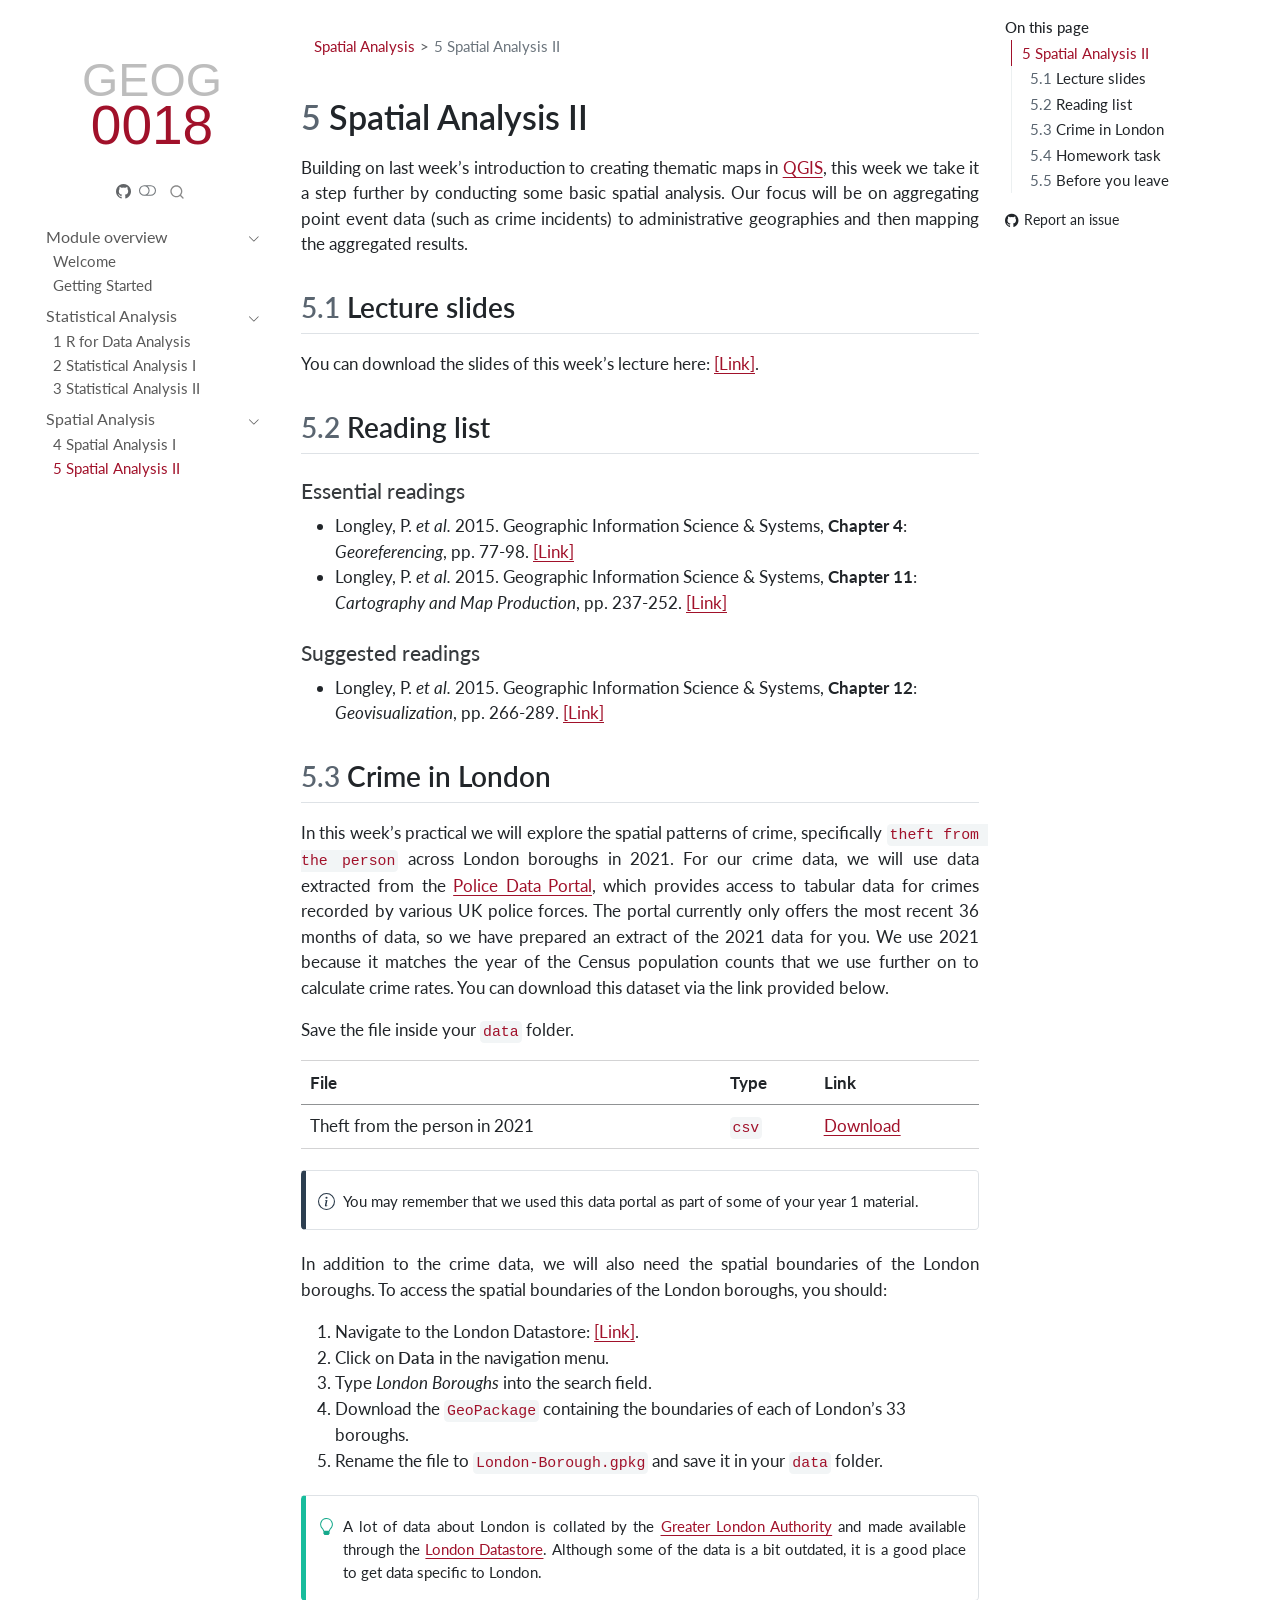
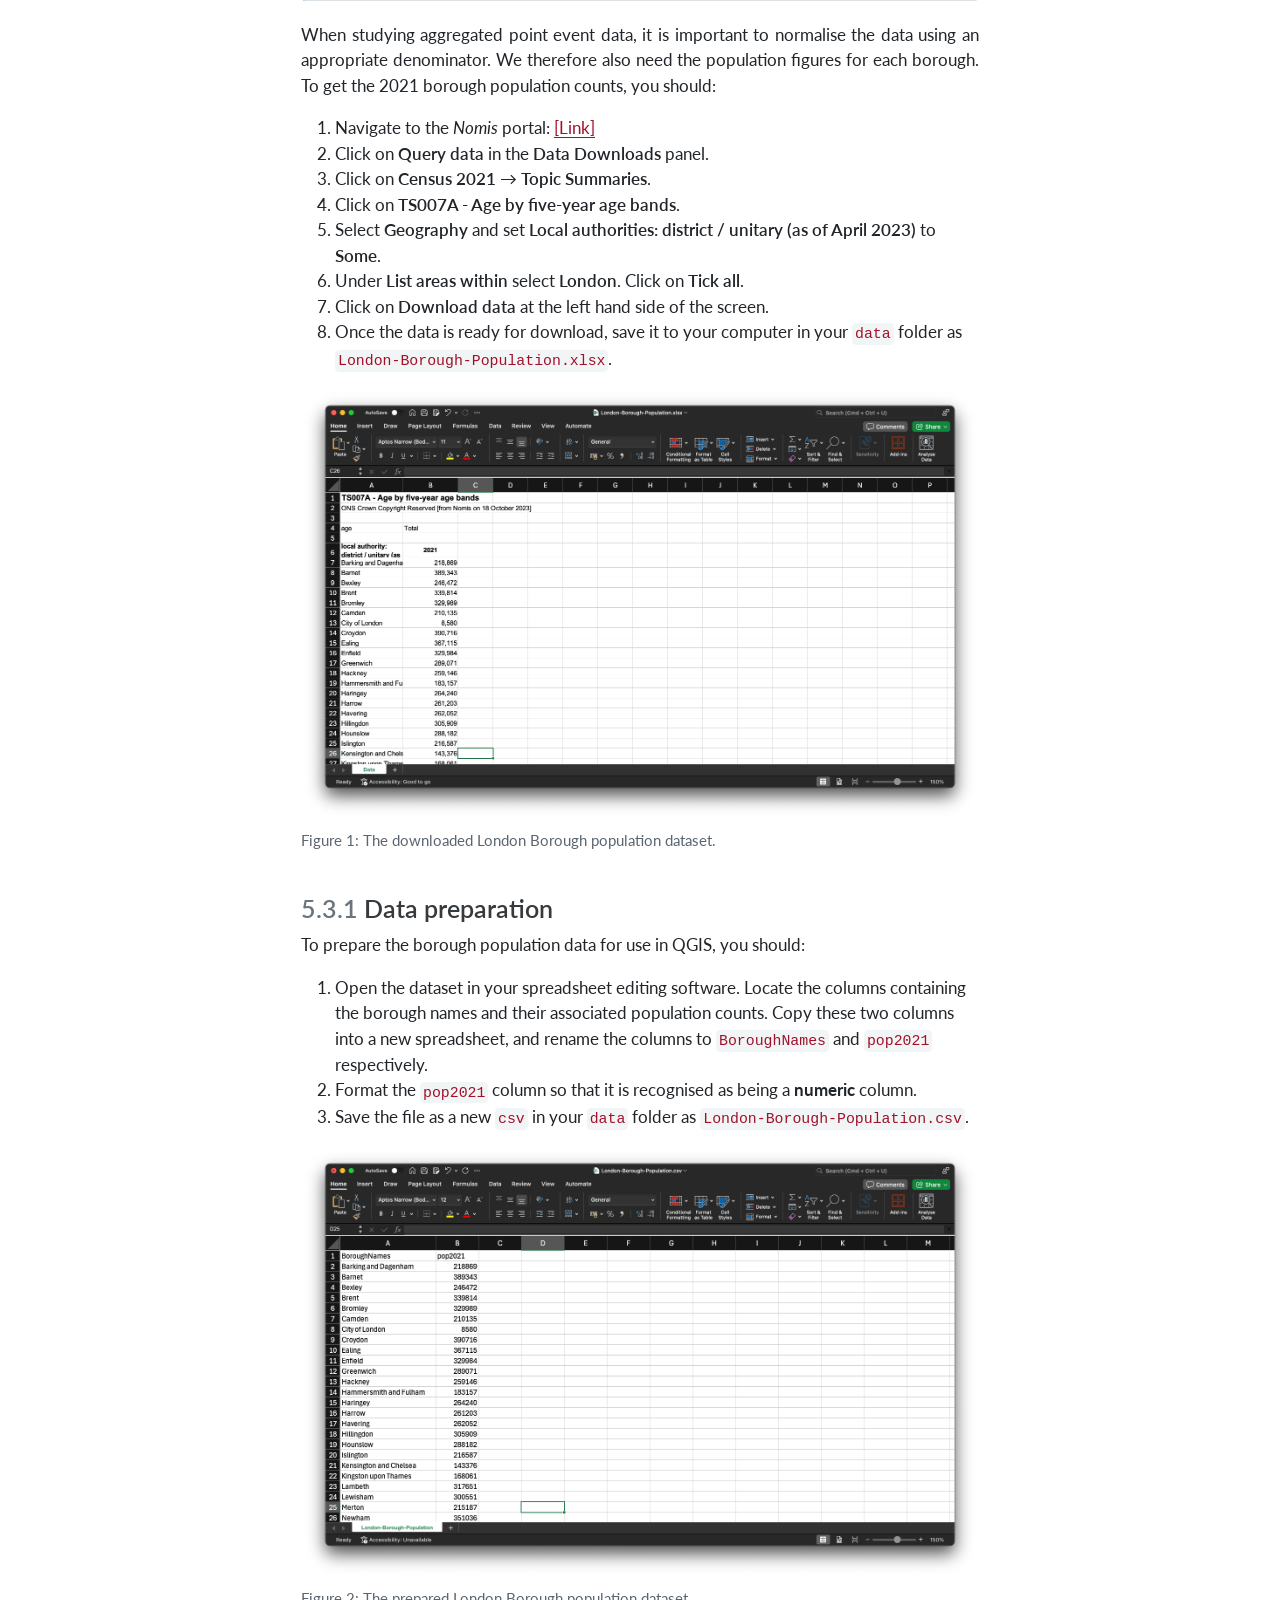
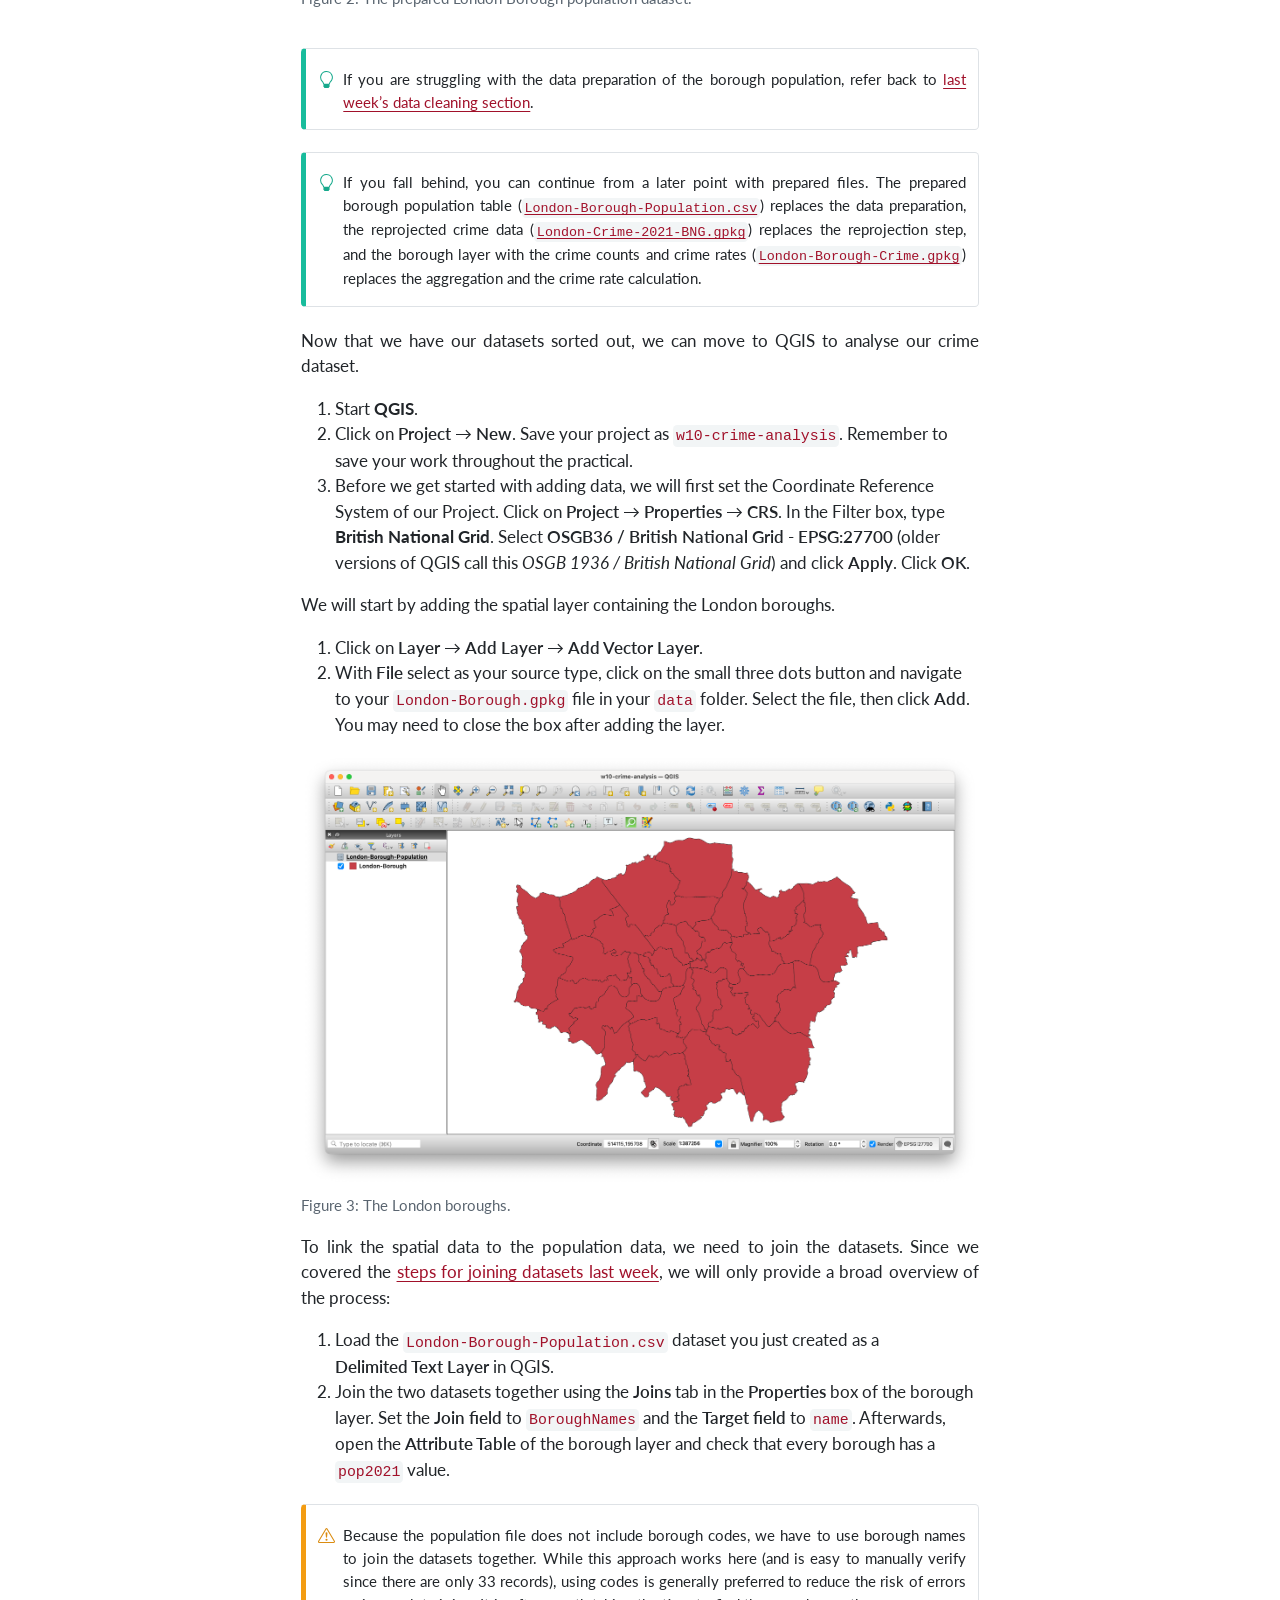
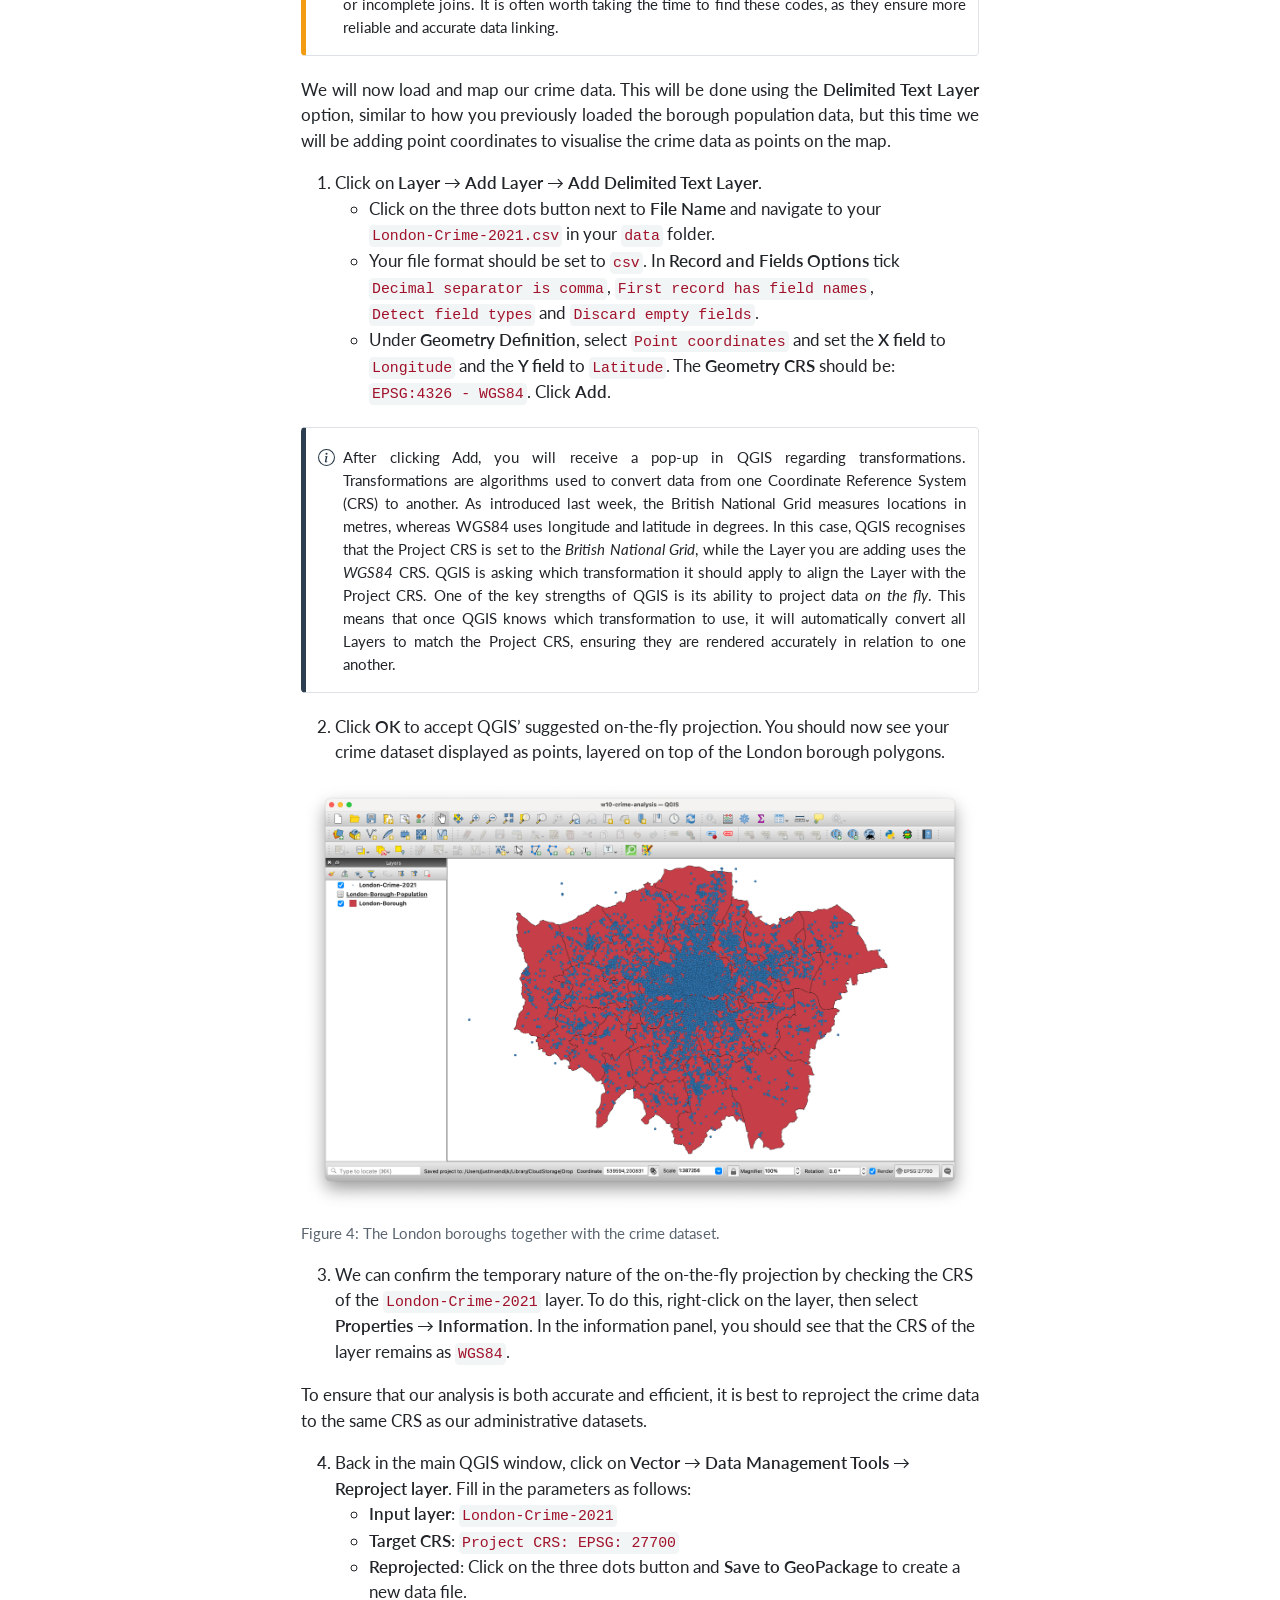
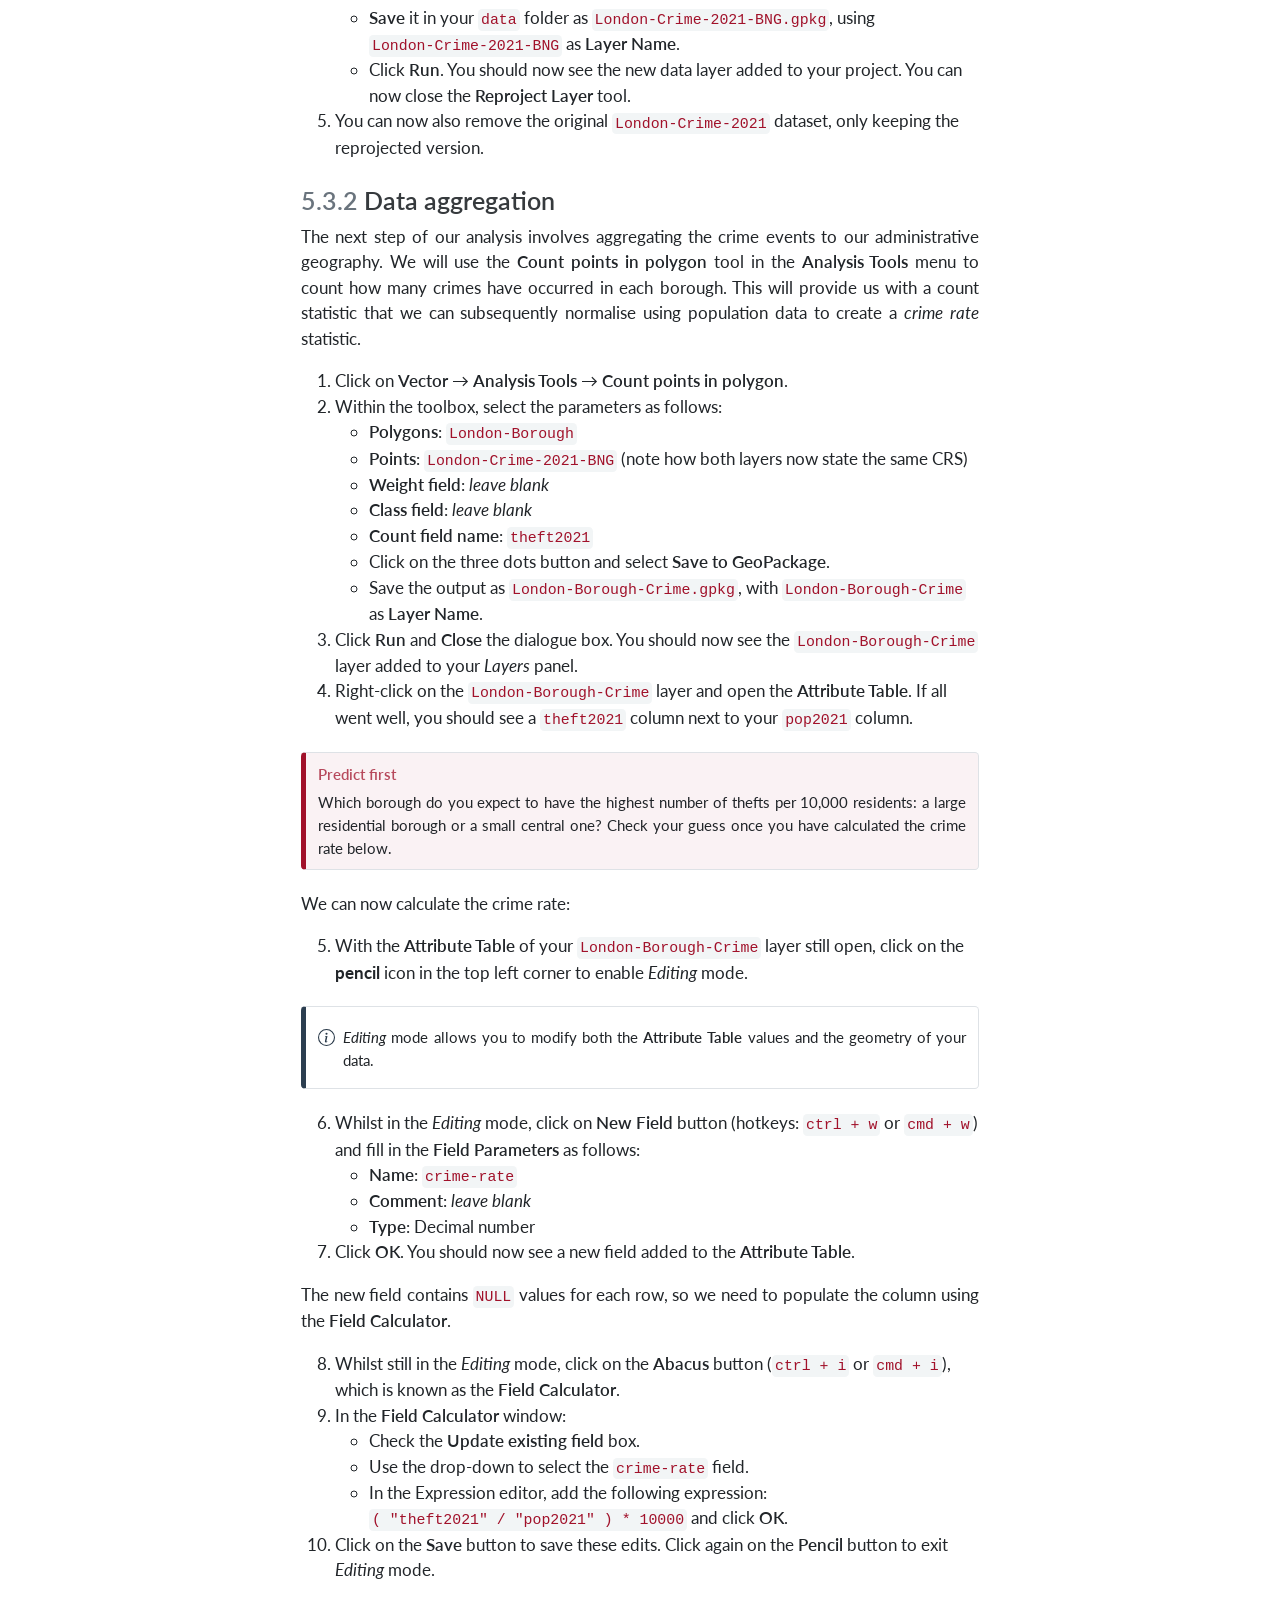
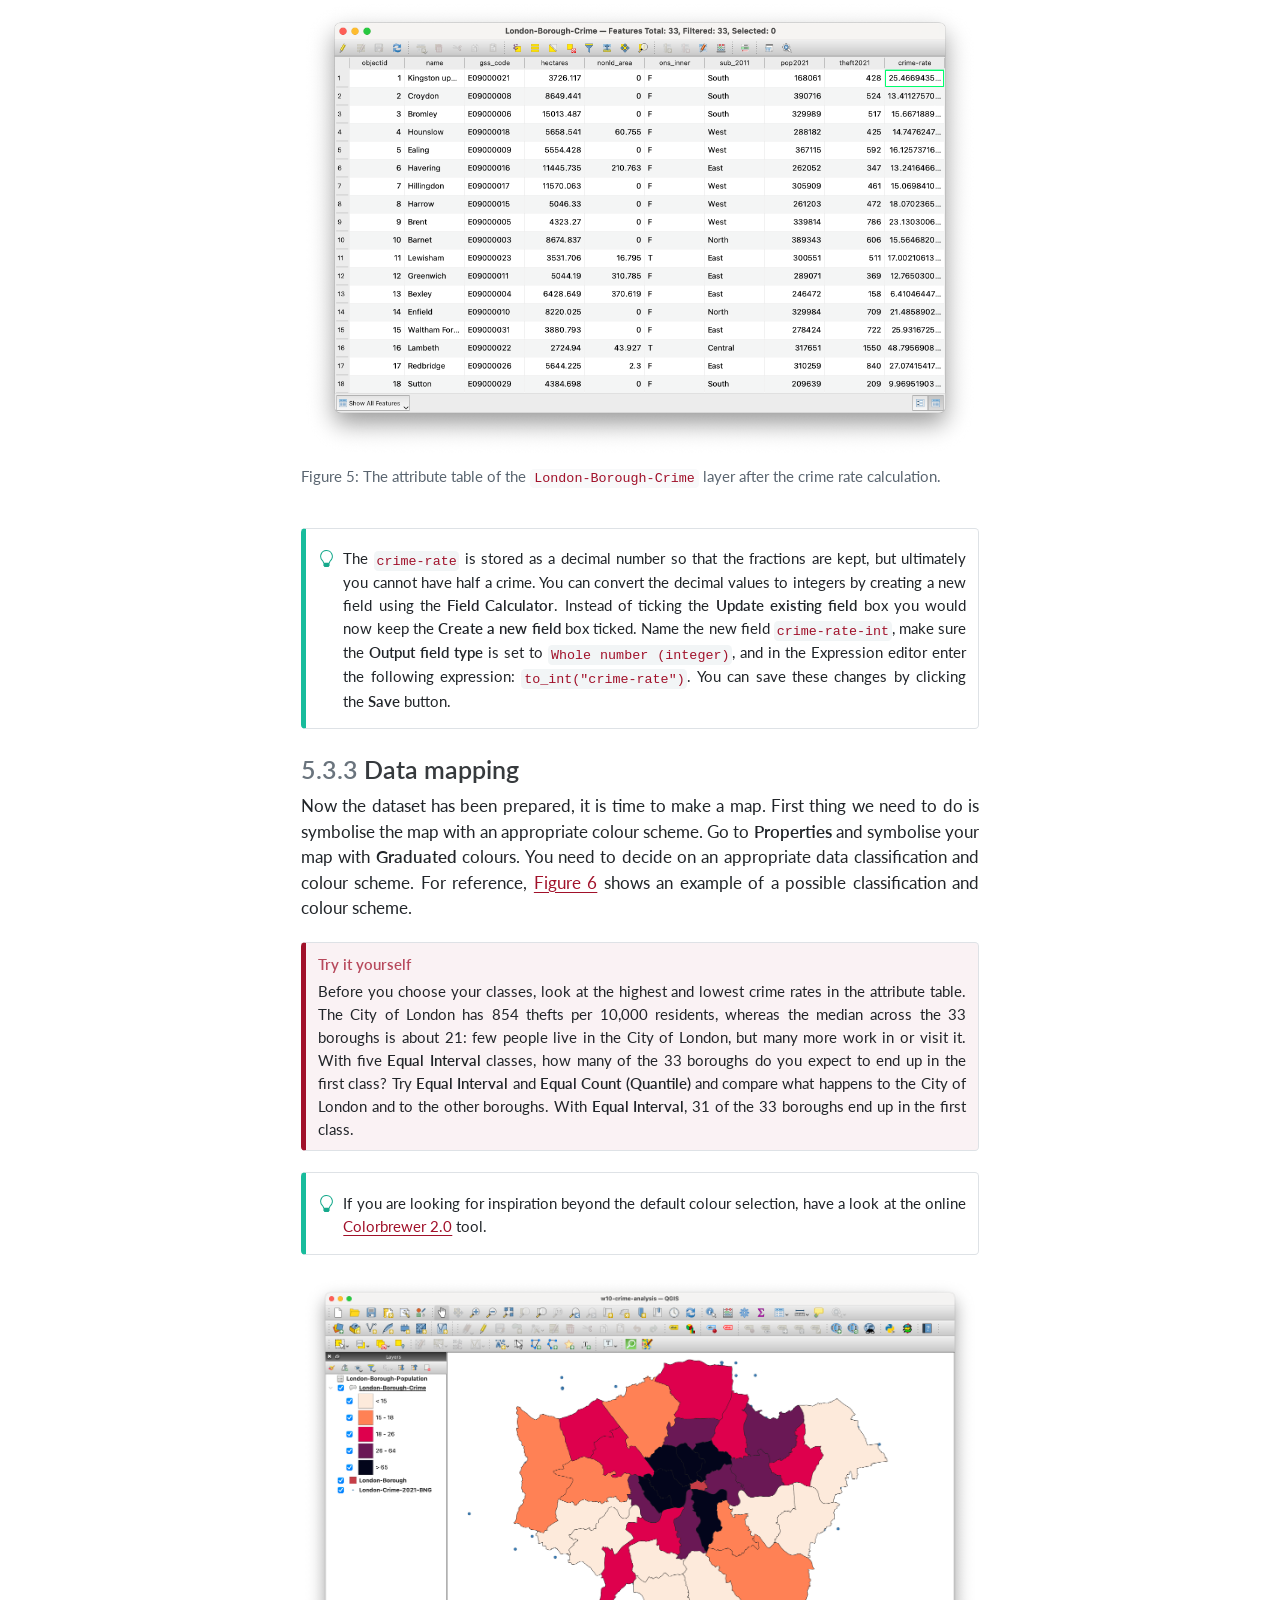
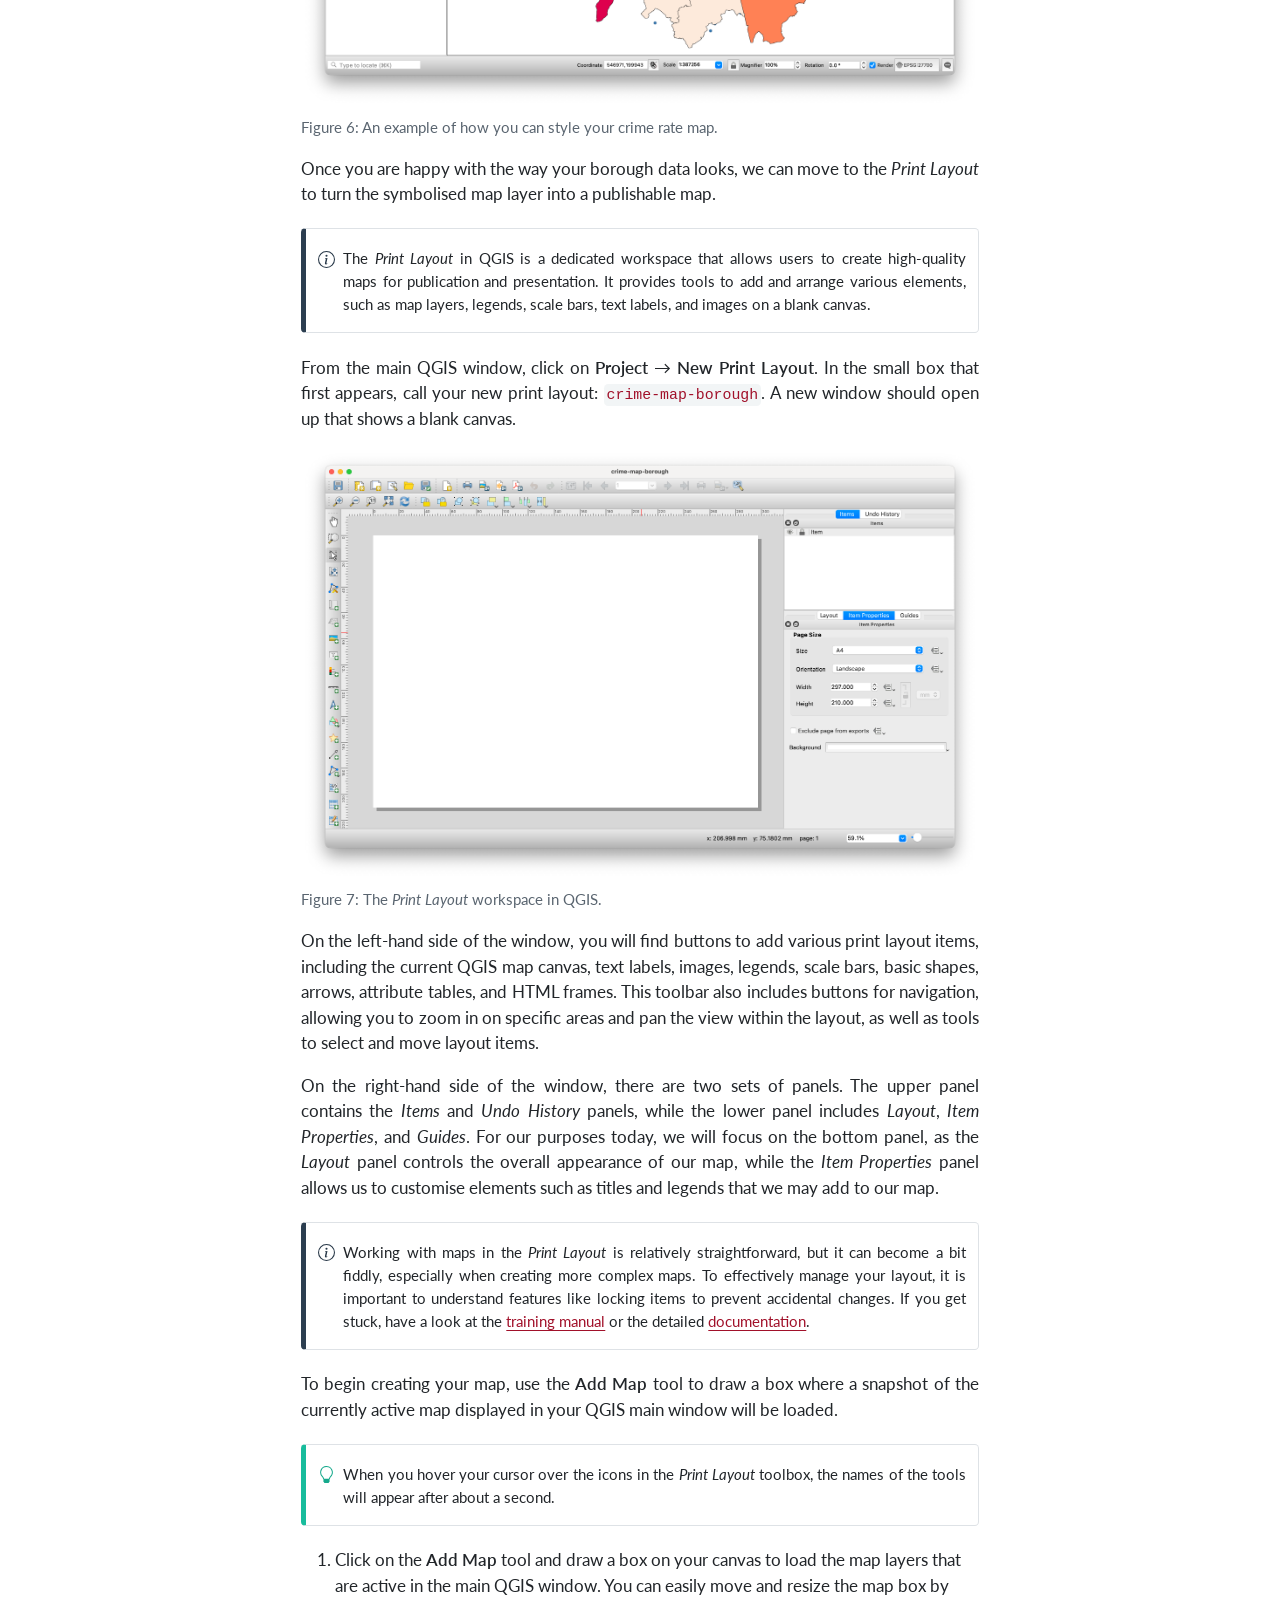
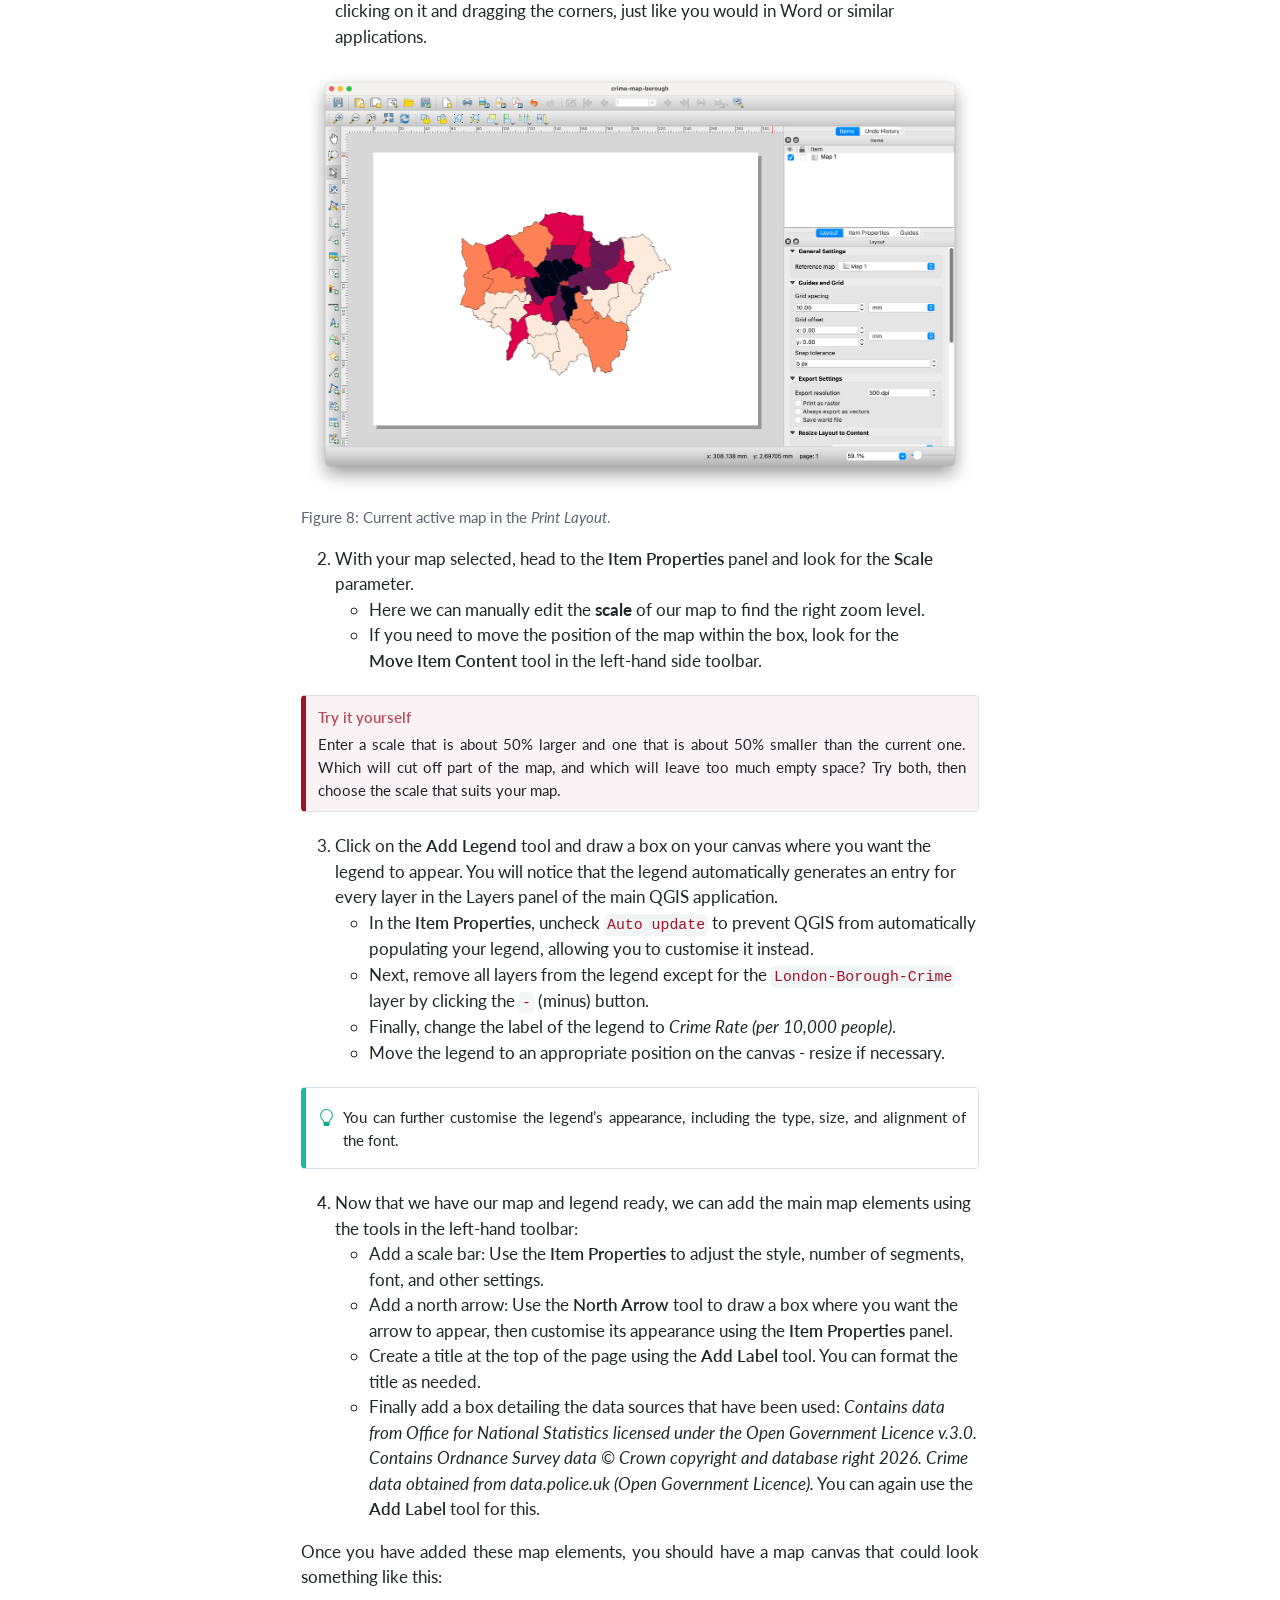
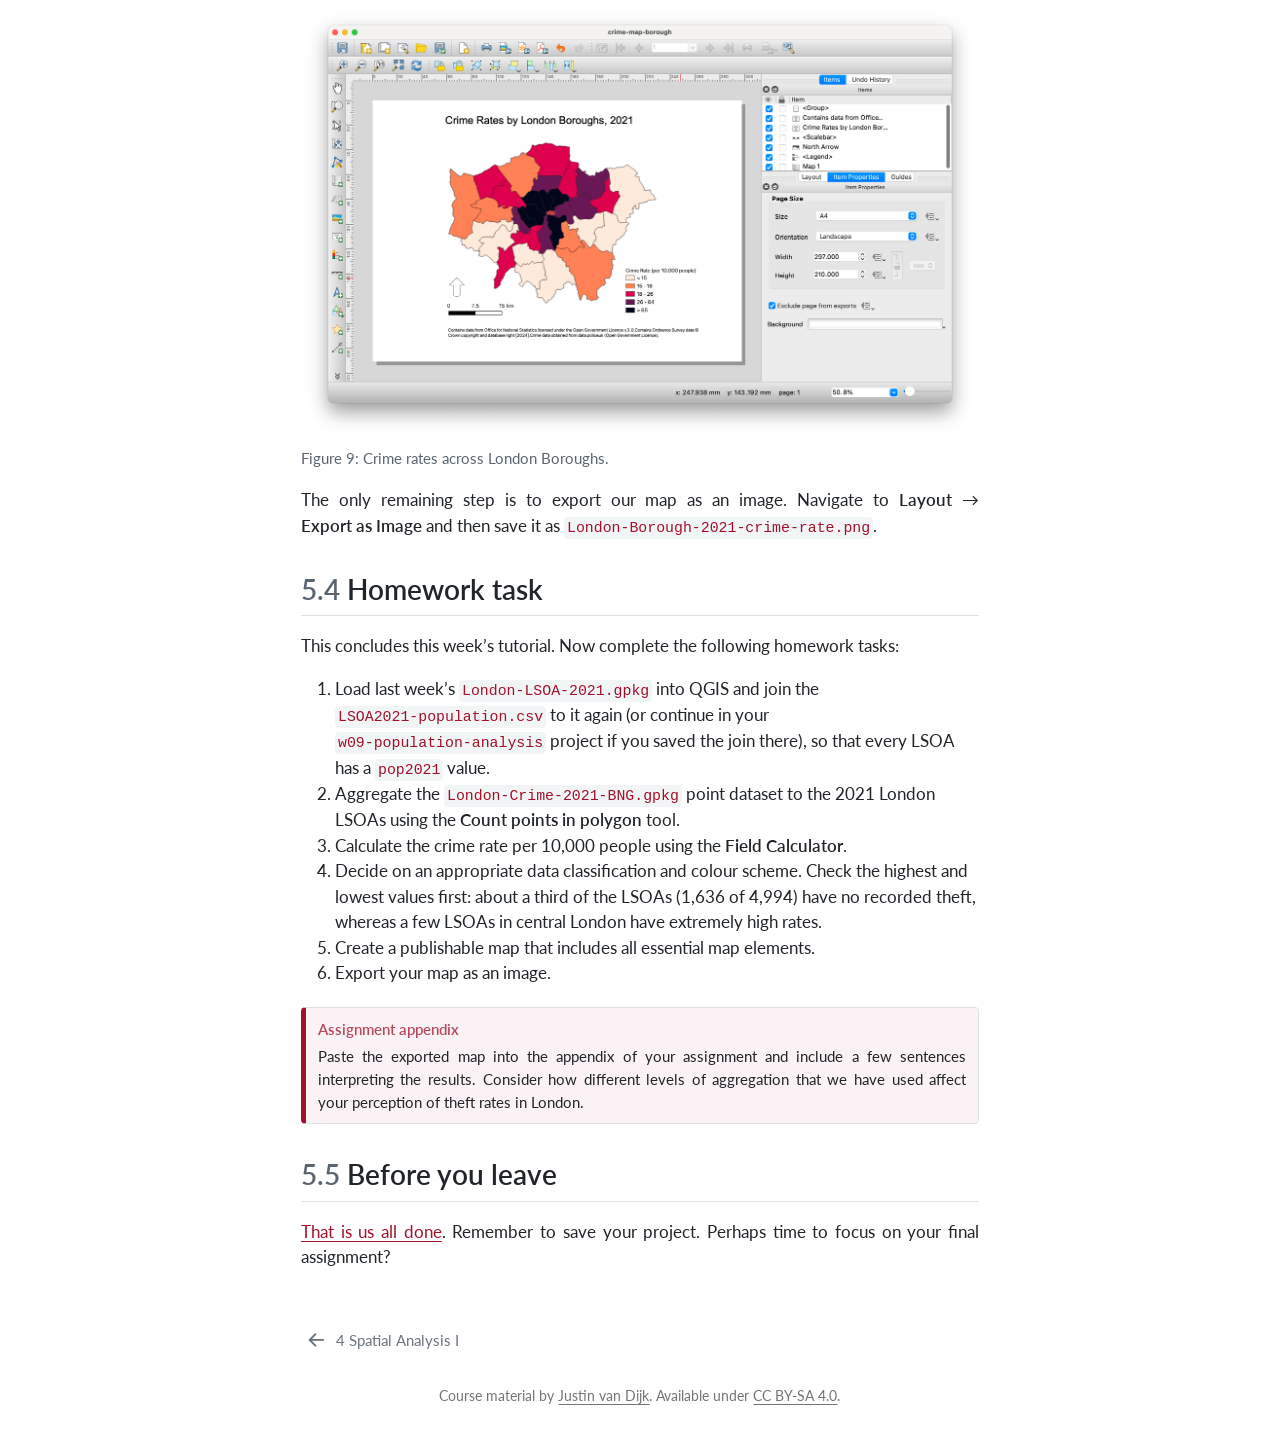
<file: docs/05-spatial2.html>
<!DOCTYPE html>
<html xmlns="http://www.w3.org/1999/xhtml" lang="en" xml:lang="en"><head>

<meta charset="utf-8">
<meta name="generator" content="quarto-1.10.18">

<meta name="viewport" content="width=device-width, initial-scale=1.0, user-scalable=yes">


<title>GEOG0018</title>
<style>
/* Default styles provided by pandoc.
** See https://pandoc.org/MANUAL.html#variables-for-html for config info.
*/
span.smallcaps{font-variant: small-caps;}
div.columns{display: flex; gap: 1.5em;}
div.column{flex: auto;}
@media screen {
div.columns{gap: min(4vw, 1.5em);}
div.column{overflow-x: auto;}
}
div.hanging-indent{margin-left: 1.5em; text-indent: -1.5em;}
ul.task-list{list-style: none;}
ul.task-list li input[type="checkbox"] {
  width: 0.8em;
  margin: 0 0.8em 0.2em -1em; /* quarto-specific, see https://github.com/quarto-dev/quarto-cli/issues/4556 */ 
  vertical-align: middle;
}
</style>


<script src="site_libs/quarto-nav/quarto-nav.js"></script>
<script src="site_libs/quarto-nav/headroom.min.js"></script>
<script src="site_libs/clipboard/clipboard.min.js"></script>
<script src="site_libs/quarto-search/autocomplete.umd.js"></script>
<script src="site_libs/quarto-search/fuse.min.js"></script>
<script src="site_libs/quarto-search/quarto-search.js"></script>
<meta name="quarto:offset" content="./">
<link href="./04-spatial1.html" rel="prev">
<script src="site_libs/quarto-html/quarto.js" type="module"></script>
<script src="site_libs/quarto-html/tabsets/tabsets.js" type="module"></script>
<script src="site_libs/quarto-html/popper.min.js"></script>
<script src="site_libs/quarto-html/tippy.umd.min.js"></script>
<script src="site_libs/quarto-html/anchor.min.js"></script>
<link href="site_libs/quarto-html/tippy.css" rel="stylesheet">
<link href="site_libs/quarto-html/quarto-syntax-highlighting-eec68b17241c1efd3eae2de50d816e3e.css" rel="stylesheet" class="quarto-color-scheme" id="quarto-text-highlighting-styles">
<link href="site_libs/quarto-html/quarto-syntax-highlighting-dark-25dec783d6e1d11f8e0bba9e4fbb47f4.css" rel="stylesheet" class="quarto-color-scheme quarto-color-alternate" id="quarto-text-highlighting-styles">
<link href="site_libs/quarto-html/quarto-syntax-highlighting-eec68b17241c1efd3eae2de50d816e3e.css" rel="stylesheet" class="quarto-color-scheme-extra" id="quarto-text-highlighting-styles">
<script src="site_libs/bootstrap/bootstrap.min.js"></script>
<link href="site_libs/bootstrap/bootstrap-icons.css" rel="stylesheet">
<link href="site_libs/bootstrap/bootstrap-8d79353691bd49b744ebe41e0f2bbb3e.min.css" rel="stylesheet" append-hash="true" class="quarto-color-scheme" id="quarto-bootstrap" data-mode="light">
<link href="site_libs/bootstrap/bootstrap-dark-c0e2e486b95cbf3f7823dc99e2c36499.min.css" rel="stylesheet" append-hash="true" class="quarto-color-scheme quarto-color-alternate" id="quarto-bootstrap" data-mode="dark">
<link href="site_libs/bootstrap/bootstrap-8d79353691bd49b744ebe41e0f2bbb3e.min.css" rel="stylesheet" append-hash="true" class="quarto-color-scheme-extra" id="quarto-bootstrap" data-mode="light">
<script id="quarto-search-options" type="application/json">{
  "location": "sidebar",
  "copy-button": false,
  "collapse-after": 3,
  "panel-placement": "start",
  "type": "overlay",
  "limit": 50,
  "keyboard-shortcut": [
    "f",
    "/",
    "s"
  ],
  "language": {
    "search-no-results-text": "No results",
    "search-matching-documents-text": "matching documents",
    "search-copy-link-title": "Copy link to search",
    "search-hide-matches-text": "Hide additional matches",
    "search-more-match-text": "more match in this document",
    "search-more-matches-text": "more matches in this document",
    "search-clear-button-title": "Clear",
    "search-text-placeholder": "",
    "search-detached-cancel-button-title": "Cancel",
    "search-submit-button-title": "Submit",
    "search-label": "Search"
  }
}</script>
<style>html{ scroll-behavior: smooth; }</style>


<link rel="stylesheet" href="assets/styles.css">
</head>

<body class="nav-sidebar floating quarto-light"><script id="quarto-html-before-body" type="application/javascript">
    const toggleBodyColorMode = (bsSheetEl) => {
      const mode = bsSheetEl.getAttribute("data-mode");
      const bodyEl = window.document.querySelector("body");
      if (mode === "dark") {
        bodyEl.classList.add("quarto-dark");
        bodyEl.classList.remove("quarto-light");
      } else {
        bodyEl.classList.add("quarto-light");
        bodyEl.classList.remove("quarto-dark");
      }
    }
    const toggleBodyColorPrimary = () => {
      const bsSheetEl = window.document.querySelector("link#quarto-bootstrap:not([rel=disabled-stylesheet])");
      if (bsSheetEl) {
        toggleBodyColorMode(bsSheetEl);
      }
    }
    const setColorSchemeToggle = (alternate) => {
      const toggles = window.document.querySelectorAll('.quarto-color-scheme-toggle');
      for (let i=0; i < toggles.length; i++) {
        const toggle = toggles[i];
        if (toggle) {
          if (alternate) {
            toggle.classList.add("alternate");
          } else {
            toggle.classList.remove("alternate");
          }
        }
      }
    };
    const toggleColorMode = (alternate) => {
      // Switch the stylesheets
      const primaryStylesheets = window.document.querySelectorAll('link.quarto-color-scheme:not(.quarto-color-alternate)');
      const alternateStylesheets = window.document.querySelectorAll('link.quarto-color-scheme.quarto-color-alternate');
      manageTransitions('#quarto-margin-sidebar .nav-link', false);
      if (alternate) {
        // note: dark is layered on light, we don't disable primary!
        enableStylesheet(alternateStylesheets);
        for (const sheetNode of alternateStylesheets) {
          if (sheetNode.id === "quarto-bootstrap") {
            toggleBodyColorMode(sheetNode);
          }
        }
      } else {
        disableStylesheet(alternateStylesheets);
        enableStylesheet(primaryStylesheets)
        toggleBodyColorPrimary();
      }
      manageTransitions('#quarto-margin-sidebar .nav-link', true);
      // Switch the toggles
      setColorSchemeToggle(alternate)
      // Hack to workaround the fact that safari doesn't
      // properly recolor the scrollbar when toggling (#1455)
      if (navigator.userAgent.indexOf('Safari') > 0 && navigator.userAgent.indexOf('Chrome') == -1) {
        manageTransitions("body", false);
        window.scrollTo(0, 1);
        setTimeout(() => {
          window.scrollTo(0, 0);
          manageTransitions("body", true);
        }, 40);
      }
    }
    const disableStylesheet = (stylesheets) => {
      for (let i=0; i < stylesheets.length; i++) {
        const stylesheet = stylesheets[i];
        stylesheet.rel = 'disabled-stylesheet';
      }
    }
    const enableStylesheet = (stylesheets) => {
      for (let i=0; i < stylesheets.length; i++) {
        const stylesheet = stylesheets[i];
        if(stylesheet.rel !== 'stylesheet') { // for Chrome, which will still FOUC without this check
          stylesheet.rel = 'stylesheet';
        }
      }
    }
    const manageTransitions = (selector, allowTransitions) => {
      const els = window.document.querySelectorAll(selector);
      for (let i=0; i < els.length; i++) {
        const el = els[i];
        if (allowTransitions) {
          el.classList.remove('notransition');
        } else {
          el.classList.add('notransition');
        }
      }
    }
    const isFileUrl = () => {
      return window.location.protocol === 'file:';
    }
    const hasAlternateSentinel = () => {
      let styleSentinel = getColorSchemeSentinel();
      if (styleSentinel !== null) {
        return styleSentinel === "alternate";
      } else {
        return false;
      }
    }
    const setStyleSentinel = (alternate) => {
      const value = alternate ? "alternate" : "default";
      if (!isFileUrl()) {
        window.localStorage.setItem("quarto-color-scheme", value);
      } else {
        localAlternateSentinel = value;
      }
    }
    const getColorSchemeSentinel = () => {
      if (!isFileUrl()) {
        const storageValue = window.localStorage.getItem("quarto-color-scheme");
        return storageValue != null ? storageValue : localAlternateSentinel;
      } else {
        return localAlternateSentinel;
      }
    }
    const toggleGiscusIfUsed = (isAlternate, darkModeDefault) => {
      const baseTheme = document.querySelector('#giscus-base-theme')?.value ?? 'light';
      const alternateTheme = document.querySelector('#giscus-alt-theme')?.value ?? 'dark';
      let newTheme = '';
      if(authorPrefersDark) {
        newTheme = isAlternate ? baseTheme : alternateTheme;
      } else {
        newTheme = isAlternate ? alternateTheme : baseTheme;
      }
      const changeGiscusTheme = () => {
        // From: https://github.com/giscus/giscus/issues/336
        const sendMessage = (message) => {
          const iframe = document.querySelector('iframe.giscus-frame');
          if (!iframe) return;
          iframe.contentWindow.postMessage({ giscus: message }, 'https://giscus.app');
        }
        sendMessage({
          setConfig: {
            theme: newTheme
          }
        });
      }
      const isGiscussLoaded = window.document.querySelector('iframe.giscus-frame') !== null;
      if (isGiscussLoaded) {
        changeGiscusTheme();
      }
    };
    const authorPrefersDark = false;
    const darkModeDefault = authorPrefersDark;
      document.querySelector('link#quarto-text-highlighting-styles.quarto-color-scheme-extra').rel = 'disabled-stylesheet';
      document.querySelector('link#quarto-bootstrap.quarto-color-scheme-extra').rel = 'disabled-stylesheet';
    let localAlternateSentinel = darkModeDefault ? 'alternate' : 'default';
    // Dark / light mode switch
    window.quartoToggleColorScheme = () => {
      // Read the current dark / light value
      let toAlternate = !hasAlternateSentinel();
      toggleColorMode(toAlternate);
      setStyleSentinel(toAlternate);
      toggleGiscusIfUsed(toAlternate, darkModeDefault);
      window.dispatchEvent(new Event('resize'));
    };
    // Switch to dark mode if need be
    if (hasAlternateSentinel()) {
      toggleColorMode(true);
    } else {
      toggleColorMode(false);
    }
  </script>

<div id="quarto-search-results"></div>
  <header id="quarto-header" class="headroom fixed-top">
  <nav class="quarto-secondary-nav">
    <div class="container-fluid d-flex">
      <button type="button" class="quarto-btn-toggle btn" data-bs-toggle="collapse" role="button" data-bs-target=".quarto-sidebar-collapse-item" aria-controls="quarto-sidebar" aria-expanded="false" aria-label="Toggle sidebar navigation" onclick="if (window.quartoToggleHeadroom) { window.quartoToggleHeadroom(); }">
        <i class="bi bi-layout-text-sidebar-reverse"></i>
      </button>
        <nav class="quarto-page-breadcrumbs" aria-label="breadcrumb"><ol class="breadcrumb"><li class="breadcrumb-item"><a href="./04-spatial1.html">Spatial Analysis</a></li><li class="breadcrumb-item"><a href="./05-spatial2.html">5 Spatial Analysis II</a></li></ol></nav>
        <a class="flex-grow-1" role="navigation" data-bs-toggle="collapse" data-bs-target=".quarto-sidebar-collapse-item" aria-controls="quarto-sidebar" aria-expanded="false" aria-label="Toggle sidebar navigation" onclick="if (window.quartoToggleHeadroom) { window.quartoToggleHeadroom(); }">      
        </a>
      <button type="button" class="btn quarto-search-button" aria-label="Search" onclick="window.quartoOpenSearch();">
        <i class="bi bi-search"></i>
      </button>
    </div>
  </nav>
</header>
<!-- content -->
<div id="quarto-content" class="quarto-container page-columns page-rows-contents page-layout-article">
<!-- sidebar -->
  <nav id="quarto-sidebar" class="sidebar collapse collapse-horizontal quarto-sidebar-collapse-item sidebar-navigation floating overflow-auto">
    <div class="pt-lg-2 mt-2 text-left sidebar-header">
      <a href="./index.html" class="sidebar-logo-link">
      <img src="./assets/logo.svg" alt="" class="sidebar-logo light-content py-0 d-lg-inline d-none">
      <img src="./assets/logo.svg" alt="" class="sidebar-logo dark-content py-0 d-lg-inline d-none">
      </a>
      <div class="sidebar-tools-main tools-wide">
    <a href="https://github.com/jtvandijk/GEOG0018" title="" class="quarto-navigation-tool px-1" aria-label=""><i class="bi bi-github"></i></a>
  <a href="" class="quarto-color-scheme-toggle quarto-navigation-tool  px-1" onclick="window.quartoToggleColorScheme(); return false;" title="Toggle dark mode"><i class="bi"></i></a>
    <div id="quarto-search" class="quarto-navigation-tool px-1" title="Search"></div>
</div>
      </div>
    <div class="sidebar-menu-container"> 
    <ul class="list-unstyled mt-1">
        <li class="sidebar-item sidebar-item-section">
      <div class="sidebar-item-container"> 
            <a class="sidebar-item-text sidebar-link text-start" data-bs-toggle="collapse" data-bs-target="#quarto-sidebar-section-1" role="navigation" aria-expanded="true">
 <span class="menu-text">Module overview</span></a>
          <a class="sidebar-item-toggle text-start" data-bs-toggle="collapse" data-bs-target="#quarto-sidebar-section-1" role="navigation" aria-expanded="true" aria-label="Toggle section">
            <i class="bi bi-chevron-right ms-2"></i>
          </a> 
      </div>
      <ul id="quarto-sidebar-section-1" class="collapse list-unstyled sidebar-section depth1 show">  
          <li class="sidebar-item">
  <div class="sidebar-item-container"> 
  <a href="./00-index.html" class="sidebar-item-text sidebar-link">
 <span class="menu-text">Welcome</span></a>
  </div>
</li>
          <li class="sidebar-item">
  <div class="sidebar-item-container"> 
  <a href="./00-installation.html" class="sidebar-item-text sidebar-link">
 <span class="menu-text">Getting Started</span></a>
  </div>
</li>
      </ul>
  </li>
        <li class="sidebar-item sidebar-item-section">
      <div class="sidebar-item-container"> 
            <a class="sidebar-item-text sidebar-link text-start" data-bs-toggle="collapse" data-bs-target="#quarto-sidebar-section-2" role="navigation" aria-expanded="true">
 <span class="menu-text">Statistical Analysis</span></a>
          <a class="sidebar-item-toggle text-start" data-bs-toggle="collapse" data-bs-target="#quarto-sidebar-section-2" role="navigation" aria-expanded="true" aria-label="Toggle section">
            <i class="bi bi-chevron-right ms-2"></i>
          </a> 
      </div>
      <ul id="quarto-sidebar-section-2" class="collapse list-unstyled sidebar-section depth1 show">  
          <li class="sidebar-item">
  <div class="sidebar-item-container"> 
  <a href="./01-recap.html" class="sidebar-item-text sidebar-link">
 <span class="menu-text">1 R for Data Analysis</span></a>
  </div>
</li>
          <li class="sidebar-item">
  <div class="sidebar-item-container"> 
  <a href="./02-statistics1.html" class="sidebar-item-text sidebar-link">
 <span class="menu-text">2 Statistical Analysis I</span></a>
  </div>
</li>
          <li class="sidebar-item">
  <div class="sidebar-item-container"> 
  <a href="./03-statistics2.html" class="sidebar-item-text sidebar-link">
 <span class="menu-text">3 Statistical Analysis II</span></a>
  </div>
</li>
      </ul>
  </li>
        <li class="sidebar-item sidebar-item-section">
      <div class="sidebar-item-container"> 
            <a class="sidebar-item-text sidebar-link text-start" data-bs-toggle="collapse" data-bs-target="#quarto-sidebar-section-3" role="navigation" aria-expanded="true">
 <span class="menu-text">Spatial Analysis</span></a>
          <a class="sidebar-item-toggle text-start" data-bs-toggle="collapse" data-bs-target="#quarto-sidebar-section-3" role="navigation" aria-expanded="true" aria-label="Toggle section">
            <i class="bi bi-chevron-right ms-2"></i>
          </a> 
      </div>
      <ul id="quarto-sidebar-section-3" class="collapse list-unstyled sidebar-section depth1 show">  
          <li class="sidebar-item">
  <div class="sidebar-item-container"> 
  <a href="./04-spatial1.html" class="sidebar-item-text sidebar-link">
 <span class="menu-text">4 Spatial Analysis I</span></a>
  </div>
</li>
          <li class="sidebar-item">
  <div class="sidebar-item-container"> 
  <a href="./05-spatial2.html" class="sidebar-item-text sidebar-link active">
 <span class="menu-text">5 Spatial Analysis II</span></a>
  </div>
</li>
      </ul>
  </li>
    </ul>
    </div>
</nav>
<div id="quarto-sidebar-glass" class="quarto-sidebar-collapse-item" data-bs-toggle="collapse" data-bs-target=".quarto-sidebar-collapse-item"></div>
<!-- margin-sidebar -->
    <div id="quarto-margin-sidebar" class="sidebar margin-sidebar">
        <nav id="TOC" role="doc-toc" class="toc-active">
    <h2 id="toc-title">On this page</h2>
   
  <ul>
  <li><a href="#spatial-analysis-ii" id="toc-spatial-analysis-ii" class="nav-link active" data-scroll-target="#spatial-analysis-ii"><span class="header-section-number">5</span> Spatial Analysis II</a>
  <ul class="collapse">
  <li><a href="#lecture-slides" id="toc-lecture-slides" class="nav-link" data-scroll-target="#lecture-slides"><span class="header-section-number">5.1</span> Lecture slides</a></li>
  <li><a href="#reading-list" id="toc-reading-list" class="nav-link" data-scroll-target="#reading-list"><span class="header-section-number">5.2</span> Reading list</a></li>
  <li><a href="#crime-in-london" id="toc-crime-in-london" class="nav-link" data-scroll-target="#crime-in-london"><span class="header-section-number">5.3</span> Crime in London</a>
  <ul class="collapse">
  <li><a href="#data-preparation" id="toc-data-preparation" class="nav-link" data-scroll-target="#data-preparation"><span class="header-section-number">5.3.1</span> Data preparation</a></li>
  <li><a href="#data-aggregation" id="toc-data-aggregation" class="nav-link" data-scroll-target="#data-aggregation"><span class="header-section-number">5.3.2</span> Data aggregation</a></li>
  <li><a href="#data-mapping" id="toc-data-mapping" class="nav-link" data-scroll-target="#data-mapping"><span class="header-section-number">5.3.3</span> Data mapping</a></li>
  </ul></li>
  <li><a href="#homework-task" id="toc-homework-task" class="nav-link" data-scroll-target="#homework-task"><span class="header-section-number">5.4</span> Homework task</a></li>
  <li><a href="#before-you-leave" id="toc-before-you-leave" class="nav-link" data-scroll-target="#before-you-leave"><span class="header-section-number">5.5</span> Before you leave</a></li>
  </ul></li>
  </ul>
<div class="toc-actions"><ul><li><a href="https://github.com/jtvandijk/GEOG0018/issues/new" class="toc-action"><i class="bi bi-github"></i>Report an issue</a></li></ul></div></nav>
    </div>
<!-- main -->
<main class="content" id="quarto-document-content"><header id="title-block-header" class="quarto-title-block"><nav class="quarto-page-breadcrumbs quarto-title-breadcrumbs d-none d-lg-block" aria-label="breadcrumb"><ol class="breadcrumb"><li class="breadcrumb-item"><a href="./04-spatial1.html">Spatial Analysis</a></li><li class="breadcrumb-item"><a href="./05-spatial2.html">5 Spatial Analysis II</a></li></ol></nav></header>





<section id="spatial-analysis-ii" class="level1" data-number="5">
<h1 data-number="5"><span class="header-section-number">5</span> Spatial Analysis II</h1>
<p>Building on last week’s introduction to creating thematic maps in <a href="https://qgis.org/">QGIS</a>, this week we take it a step further by conducting some basic spatial analysis. Our focus will be on aggregating point event data (such as crime incidents) to administrative geographies and then mapping the aggregated results.</p>
<section id="lecture-slides" class="level2" data-number="5.1">
<h2 data-number="5.1" class="anchored" data-anchor-id="lecture-slides"><span class="header-section-number">5.1</span> Lecture slides</h2>
<p>You can download the slides of this week’s lecture here: <a href="https://github.com/jtvandijk/GEOG0018/raw/master/slides/w10-mhg.pdf">[Link]</a>.</p>
</section>
<section id="reading-list" class="level2" data-number="5.2">
<h2 data-number="5.2" class="anchored" data-anchor-id="reading-list"><span class="header-section-number">5.2</span> Reading list</h2>
<section id="essential-readings" class="level4 unnumbered">
<h4 class="unnumbered anchored" data-anchor-id="essential-readings">Essential readings</h4>
<ul>
<li>Longley, P. <em>et al.</em> 2015. Geographic Information Science &amp; Systems, <strong>Chapter 4</strong>: <em>Georeferencing</em>, pp.&nbsp;77-98. <a href="https://ucl.rl.talis.com/link?url=https%3A%2F%2Fapp.knovel.com%2Fhotlink%2Ftoc%2Fid%3AkpGISSE001%2Fgeographic-information-science%3Fkpromoter%3Dmarc&amp;sig=e437927b963cc591dcb65491eccdd3869cc31aef80e1443cb2ba12d8f3bb031a">[Link]</a></li>
<li>Longley, P. <em>et al.</em> 2015. Geographic Information Science &amp; Systems, <strong>Chapter 11</strong>: <em>Cartography and Map Production</em>, pp.&nbsp;237-252. <a href="https://ucl.rl.talis.com/link?url=https%3A%2F%2Fapp.knovel.com%2Fhotlink%2Ftoc%2Fid%3AkpGISSE001%2Fgeographic-information-science%3Fkpromoter%3Dmarc&amp;sig=e437927b963cc591dcb65491eccdd3869cc31aef80e1443cb2ba12d8f3bb031a">[Link]</a></li>
</ul>
</section>
<section id="suggested-readings" class="level4 unnumbered">
<h4 class="unnumbered anchored" data-anchor-id="suggested-readings">Suggested readings</h4>
<ul>
<li>Longley, P. <em>et al.</em> 2015. Geographic Information Science &amp; Systems, <strong>Chapter 12</strong>: <em>Geovisualization</em>, pp.&nbsp;266-289. <a href="https://ucl.rl.talis.com/link?url=https%3A%2F%2Fapp.knovel.com%2Fhotlink%2Ftoc%2Fid%3AkpGISSE001%2Fgeographic-information-science%3Fkpromoter%3Dmarc&amp;sig=e437927b963cc591dcb65491eccdd3869cc31aef80e1443cb2ba12d8f3bb031a">[Link]</a></li>
</ul>
</section>
</section>
<section id="crime-in-london" class="level2" data-number="5.3">
<h2 data-number="5.3" class="anchored" data-anchor-id="crime-in-london"><span class="header-section-number">5.3</span> Crime in London</h2>
<p>In this week’s practical we will explore the spatial patterns of crime, specifically <code>theft from the person</code> across London boroughs in 2021. For our crime data, we will use data extracted from the <a href="https://data.police.uk/">Police Data Portal</a>, which provides access to tabular data for crimes recorded by various UK police forces. The portal currently only offers the most recent 36 months of data, so we have prepared an extract of the 2021 data for you. We use 2021 because it matches the year of the Census population counts that we use further on to calculate crime rates. You can download this dataset via the link provided below.</p>
<p>Save the file inside your <code>data</code> folder.</p>
<table class="caption-top table">
<thead>
<tr class="header">
<th style="text-align: left;">File</th>
<th style="text-align: left;">Type</th>
<th style="text-align: left;">Link</th>
</tr>
</thead>
<tbody>
<tr class="odd">
<td style="text-align: left;">Theft from the person in 2021</td>
<td style="text-align: left;"><code>csv</code></td>
<td style="text-align: left;"><a href="https://github.com/jtvandijk/GEOG0018/blob/master/data/London-Crime-2021.csv">Download</a></td>
</tr>
</tbody>
</table>
<div class="callout callout-style-simple callout-note">
<div class="callout-body d-flex">
<div class="callout-icon-container">
<i class="callout-icon"></i>
</div>
<div class="callout-body-container">
<p>You may remember that we used this data portal as part of some of your year 1 material.</p>
</div>
</div>
</div>
<p>In addition to the crime data, we will also need the spatial boundaries of the London boroughs. To access the spatial boundaries of the London boroughs, you should:</p>
<ol type="1">
<li>Navigate to the London Datastore: <a href="https://data.london.gov.uk/">[Link]</a>.</li>
<li>Click on <span class="ui">Data</span> in the navigation menu.</li>
<li>Type <em>London Boroughs</em> into the search field.</li>
<li>Download the <code>GeoPackage</code> containing the boundaries of each of London’s 33 boroughs.</li>
<li>Rename the file to <code>London-Borough.gpkg</code> and save it in your <code>data</code> folder.</li>
</ol>
<div class="callout callout-style-simple callout-tip">
<div class="callout-body d-flex">
<div class="callout-icon-container">
<i class="callout-icon"></i>
</div>
<div class="callout-body-container">
<p>A lot of data about London is collated by the <a href="https://www.london.gov.uk/">Greater London Authority</a> and made available through the <a href="https://data.london.gov.uk/about/">London Datastore</a>. Although some of the data is a bit outdated, it is a good place to get data specific to London.</p>
</div>
</div>
</div>
<p>When studying aggregated point event data, it is important to normalise the data using an appropriate denominator. We therefore also need the population figures for each borough. To get the 2021 borough population counts, you should:</p>
<ol type="1">
<li>Navigate to the <em>Nomis</em> portal: <a href="https://www.nomisweb.co.uk/">[Link]</a></li>
<li>Click on <span class="ui">Query data</span> in the <span class="ui">Data Downloads</span> panel.</li>
<li>Click on <span class="ui">Census 2021</span> → <span class="ui">Topic Summaries</span>.</li>
<li>Click on <span class="ui">TS007A - Age by five-year age bands</span>.</li>
<li>Select <span class="ui">Geography</span> and set <span class="ui">Local authorities: district / unitary (as of April 2023)</span> to <span class="ui">Some</span>.</li>
<li>Under <span class="ui">List areas within</span> select <span class="ui">London</span>. Click on <span class="ui">Tick all</span>.</li>
<li>Click on <span class="ui">Download data</span> at the left hand side of the screen.</li>
<li>Once the data is ready for download, save it to your computer in your <code>data</code> folder as <code>London-Borough-Population.xlsx</code>.</li>
</ol>
<div class="cell">
<div class="cell-output-display">
<div id="fig-borough-population-excel" class="quarto-float quarto-figure quarto-figure-center anchored">
<figure class="quarto-float quarto-float-fig figure">
<div aria-describedby="fig-borough-population-excel-caption-0ceaefa1-69ba-4598-a22c-09a6ac19f8ca">
<img src="images/w10/london-borough-excel.png" class="img-fluid figure-img" width="1552">
</div>
<figcaption class="quarto-float-caption-bottom quarto-float-caption quarto-float-fig" id="fig-borough-population-excel-caption-0ceaefa1-69ba-4598-a22c-09a6ac19f8ca">
Figure&nbsp;1: The downloaded London Borough population dataset.
</figcaption>
</figure>
</div>
</div>
</div>
<section id="data-preparation" class="level3" data-number="5.3.1">
<h3 data-number="5.3.1" class="anchored" data-anchor-id="data-preparation"><span class="header-section-number">5.3.1</span> Data preparation</h3>
<p>To prepare the borough population data for use in QGIS, you should:</p>
<ol type="1">
<li>Open the dataset in your spreadsheet editing software. Locate the columns containing the borough names and their associated population counts. Copy these two columns into a new spreadsheet, and rename the columns to <code>BoroughNames</code> and <code>pop2021</code> respectively.</li>
<li>Format the <code>pop2021</code> column so that it is recognised as being a <strong>numeric</strong> column.</li>
<li>Save the file as a new <code>csv</code> in your <code>data</code> folder as <code>London-Borough-Population.csv</code>.</li>
</ol>
<div class="cell">
<div class="cell-output-display">
<div id="fig-borough-population-csv" class="quarto-float quarto-figure quarto-figure-center anchored">
<figure class="quarto-float quarto-float-fig figure">
<div aria-describedby="fig-borough-population-csv-caption-0ceaefa1-69ba-4598-a22c-09a6ac19f8ca">
<img src="images/w10/london-borough-csv.png" class="img-fluid figure-img" width="1552">
</div>
<figcaption class="quarto-float-caption-bottom quarto-float-caption quarto-float-fig" id="fig-borough-population-csv-caption-0ceaefa1-69ba-4598-a22c-09a6ac19f8ca">
Figure&nbsp;2: The prepared London Borough population dataset.
</figcaption>
</figure>
</div>
</div>
</div>
<div class="callout callout-style-simple callout-tip">
<div class="callout-body d-flex">
<div class="callout-icon-container">
<i class="callout-icon"></i>
</div>
<div class="callout-body-container">
<p>If you are struggling with the data preparation of the borough population, refer back to <a href="04-spatial1.html#cleaning-data">last week’s data cleaning section</a>.</p>
</div>
</div>
</div>
<div class="callout callout-style-simple callout-tip">
<div class="callout-body d-flex">
<div class="callout-icon-container">
<i class="callout-icon"></i>
</div>
<div class="callout-body-container">
<p>If you fall behind, you can continue from a later point with prepared files. The prepared borough population table (<a href="https://github.com/jtvandijk/GEOG0018/raw/master/data/London-Borough-Population.csv"><code>London-Borough-Population.csv</code></a>) replaces the data preparation, the reprojected crime data (<a href="https://github.com/jtvandijk/GEOG0018/raw/master/data/London-Crime-2021-BNG.gpkg"><code>London-Crime-2021-BNG.gpkg</code></a>) replaces the reprojection step, and the borough layer with the crime counts and crime rates (<a href="https://github.com/jtvandijk/GEOG0018/raw/master/data/London-Borough-Crime.gpkg"><code>London-Borough-Crime.gpkg</code></a>) replaces the aggregation and the crime rate calculation.</p>
</div>
</div>
</div>
<p>Now that we have our datasets sorted out, we can move to QGIS to analyse our crime dataset.</p>
<ol type="1">
<li>Start <strong>QGIS</strong>.</li>
<li>Click on <span class="ui">Project</span> → <span class="ui">New</span>. Save your project as <code>w10-crime-analysis</code>. Remember to save your work throughout the practical.</li>
<li>Before we get started with adding data, we will first set the Coordinate Reference System of our Project. Click on <span class="ui">Project</span> → <span class="ui">Properties</span> → <span class="ui">CRS</span>. In the Filter box, type <strong>British National Grid</strong>. Select <span class="ui">OSGB36 / British National Grid - EPSG:27700</span> (older versions of QGIS call this <em>OSGB 1936 / British National Grid</em>) and click <span class="ui">Apply</span>. Click <span class="ui">OK</span>.</li>
</ol>
<p>We will start by adding the spatial layer containing the London boroughs.</p>
<ol type="1">
<li>Click on <span class="ui">Layer</span> → <span class="ui">Add Layer</span> → <span class="ui">Add Vector Layer</span>.</li>
<li>With <span class="ui">File</span> select as your source type, click on the small three dots button and navigate to your <code>London-Borough.gpkg</code> file in your <code>data</code> folder. Select the file, then click <span class="ui">Add</span>. You may need to close the box after adding the layer.</li>
</ol>
<div class="cell">
<div class="cell-output-display">
<div id="fig-borough-london" class="quarto-float quarto-figure quarto-figure-center anchored">
<figure class="quarto-float quarto-float-fig figure">
<div aria-describedby="fig-borough-london-caption-0ceaefa1-69ba-4598-a22c-09a6ac19f8ca">
<img src="images/w10/london-borough.png" class="img-fluid figure-img" width="1552">
</div>
<figcaption class="quarto-float-caption-bottom quarto-float-caption quarto-float-fig" id="fig-borough-london-caption-0ceaefa1-69ba-4598-a22c-09a6ac19f8ca">
Figure&nbsp;3: The London boroughs.
</figcaption>
</figure>
</div>
</div>
</div>
<p>To link the spatial data to the population data, we need to join the datasets. Since we covered the <a href="04-spatial1.html#joining-data">steps for joining datasets last week</a>, we will only provide a broad overview of the process:</p>
<ol type="1">
<li>Load the <code>London-Borough-Population.csv</code> dataset you just created as a <span class="ui">Delimited Text Layer</span> in QGIS.</li>
<li>Join the two datasets together using the <span class="ui">Joins</span> tab in the <span class="ui">Properties</span> box of the borough layer. Set the <span class="ui">Join field</span> to <code>BoroughNames</code> and the <span class="ui">Target field</span> to <code>name</code>. Afterwards, open the <span class="ui">Attribute Table</span> of the borough layer and check that every borough has a <code>pop2021</code> value.</li>
</ol>
<div class="callout callout-style-simple callout-warning">
<div class="callout-body d-flex">
<div class="callout-icon-container">
<i class="callout-icon"></i>
</div>
<div class="callout-body-container">
<p>Because the population file does not include borough codes, we have to use borough names to join the datasets together. While this approach works here (and is easy to manually verify since there are only 33 records), using codes is generally preferred to reduce the risk of errors or incomplete joins. It is often worth taking the time to find these codes, as they ensure more reliable and accurate data linking.</p>
</div>
</div>
</div>
<p>We will now load and map our crime data. This will be done using the <span class="ui">Delimited Text Layer</span> option, similar to how you previously loaded the borough population data, but this time we will be adding point coordinates to visualise the crime data as points on the map.</p>
<ol type="1">
<li>Click on <span class="ui">Layer</span> → <span class="ui">Add Layer</span> → <span class="ui">Add Delimited Text Layer</span>.
<ul>
<li>Click on the three dots button next to <span class="ui">File Name</span> and navigate to your <code>London-Crime-2021.csv</code> in your <code>data</code> folder.</li>
<li>Your file format should be set to <code>csv</code>. In <span class="ui">Record and Fields Options</span> tick <code>Decimal separator is comma</code>, <code>First record has field names</code>, <code>Detect field types</code> and <code>Discard empty fields</code>.</li>
<li>Under <span class="ui">Geometry Definition</span>, select <code>Point coordinates</code> and set the <span class="ui">X field</span> to <code>Longitude</code> and the <span class="ui">Y field</span> to <code>Latitude</code>. The <span class="ui">Geometry CRS</span> should be: <code>EPSG:4326 - WGS84</code>. Click <span class="ui">Add</span>.</li>
</ul></li>
</ol>
<div class="callout callout-style-simple callout-note">
<div class="callout-body d-flex">
<div class="callout-icon-container">
<i class="callout-icon"></i>
</div>
<div class="callout-body-container">
<p>After clicking Add, you will receive a pop-up in QGIS regarding transformations. Transformations are algorithms used to convert data from one Coordinate Reference System (CRS) to another. As introduced last week, the British National Grid measures locations in metres, whereas WGS84 uses longitude and latitude in degrees. In this case, QGIS recognises that the Project CRS is set to the <em>British National Grid</em>, while the Layer you are adding uses the <em>WGS84</em> CRS. QGIS is asking which transformation it should apply to align the Layer with the Project CRS. One of the key strengths of QGIS is its ability to project data <em>on the fly</em>. This means that once QGIS knows which transformation to use, it will automatically convert all Layers to match the Project CRS, ensuring they are rendered accurately in relation to one another.</p>
</div>
</div>
</div>
<ol start="2" type="1">
<li>Click <span class="ui">OK</span> to accept QGIS’ suggested on-the-fly projection. You should now see your crime dataset displayed as points, layered on top of the London borough polygons.</li>
</ol>
<div class="cell">
<div class="cell-output-display">
<div id="fig-borough-crime" class="quarto-float quarto-figure quarto-figure-center anchored">
<figure class="quarto-float quarto-float-fig figure">
<div aria-describedby="fig-borough-crime-caption-0ceaefa1-69ba-4598-a22c-09a6ac19f8ca">
<img src="images/w10/london-borough-crime.png" class="img-fluid figure-img" width="1552">
</div>
<figcaption class="quarto-float-caption-bottom quarto-float-caption quarto-float-fig" id="fig-borough-crime-caption-0ceaefa1-69ba-4598-a22c-09a6ac19f8ca">
Figure&nbsp;4: The London boroughs together with the crime dataset.
</figcaption>
</figure>
</div>
</div>
</div>
<ol start="3" type="1">
<li>We can confirm the temporary nature of the on-the-fly projection by checking the CRS of the <code>London-Crime-2021</code> layer. To do this, right-click on the layer, then select <span class="ui">Properties</span> → <span class="ui">Information</span>. In the information panel, you should see that the CRS of the layer remains as <code>WGS84</code>.</li>
</ol>
<p>To ensure that our analysis is both accurate and efficient, it is best to reproject the crime data to the same CRS as our administrative datasets.</p>
<ol start="4" type="1">
<li>Back in the main QGIS window, click on <span class="ui">Vector</span> → <span class="ui">Data Management Tools</span> → <span class="ui">Reproject layer</span>. Fill in the parameters as follows:
<ul>
<li><span class="ui">Input layer</span>: <code>London-Crime-2021</code></li>
<li><span class="ui">Target CRS</span>: <code>Project CRS: EPSG: 27700</code></li>
<li><span class="ui">Reprojected</span>: Click on the three dots button and <span class="ui">Save to GeoPackage</span> to create a new data file.</li>
<li><span class="ui">Save</span> it in your <code>data</code> folder as <code>London-Crime-2021-BNG.gpkg</code>, using <code>London-Crime-2021-BNG</code> as <span class="ui">Layer Name</span>.</li>
<li>Click <span class="ui">Run</span>. You should now see the new data layer added to your project. You can now close the <span class="ui">Reproject Layer</span> tool.</li>
</ul></li>
<li>You can now also remove the original <code>London-Crime-2021</code> dataset, only keeping the reprojected version.</li>
</ol>
</section>
<section id="data-aggregation" class="level3" data-number="5.3.2">
<h3 data-number="5.3.2" class="anchored" data-anchor-id="data-aggregation"><span class="header-section-number">5.3.2</span> Data aggregation</h3>
<p>The next step of our analysis involves aggregating the crime events to our administrative geography. We will use the <span class="ui">Count points in polygon</span> tool in the <span class="ui">Analysis Tools</span> menu to count how many crimes have occurred in each borough. This will provide us with a count statistic that we can subsequently normalise using population data to create a <em>crime rate</em> statistic.</p>
<ol type="1">
<li>Click on <span class="ui">Vector</span> → <span class="ui">Analysis Tools</span> → <span class="ui">Count points in polygon</span>.</li>
<li>Within the toolbox, select the parameters as follows:
<ul>
<li><span class="ui">Polygons</span>: <code>London-Borough</code></li>
<li><span class="ui">Points</span>: <code>London-Crime-2021-BNG</code> (note how both layers now state the same CRS)</li>
<li><span class="ui">Weight field</span>: <em>leave blank</em></li>
<li><span class="ui">Class field</span>: <em>leave blank</em></li>
<li><span class="ui">Count field name</span>: <code>theft2021</code></li>
<li>Click on the three dots button and select <span class="ui">Save to GeoPackage</span>.</li>
<li>Save the output as <code>London-Borough-Crime.gpkg</code>, with <code>London-Borough-Crime</code> as <span class="ui">Layer Name</span>.</li>
</ul></li>
<li>Click <span class="ui">Run</span> and <span class="ui">Close</span> the dialogue box. You should now see the <code>London-Borough-Crime</code> layer added to your <em>Layers</em> panel.</li>
<li>Right-click on the <code>London-Borough-Crime</code> layer and open the <span class="ui">Attribute Table</span>. If all went well, you should see a <code>theft2021</code> column next to your <code>pop2021</code> column.</li>
</ol>
<div class="exercise callout callout-style-simple callout-note no-icon callout-titled">
<div class="callout-header d-flex align-content-center">
<div class="callout-icon-container">
<i class="callout-icon no-icon"></i>
</div>
<div class="callout-title-container flex-fill">
<span class="screen-reader-only">Note</span>Predict first
</div>
</div>
<div class="callout-body-container callout-body">
<p>Which borough do you expect to have the highest number of thefts per 10,000 residents: a large residential borough or a small central one? Check your guess once you have calculated the crime rate below.</p>
</div>
</div>
<p>We can now calculate the crime rate:</p>
<ol start="5" type="1">
<li>With the <span class="ui">Attribute Table</span> of your <code>London-Borough-Crime</code> layer still open, click on the <strong>pencil</strong> icon in the top left corner to enable <em>Editing</em> mode.</li>
</ol>
<div class="callout callout-style-simple callout-note">
<div class="callout-body d-flex">
<div class="callout-icon-container">
<i class="callout-icon"></i>
</div>
<div class="callout-body-container">
<p><em>Editing</em> mode allows you to modify both the <span class="ui">Attribute Table</span> values and the geometry of your data.</p>
</div>
</div>
</div>
<ol start="6" type="1">
<li>Whilst in the <em>Editing</em> mode, click on <span class="ui">New Field</span> button (hotkeys: <code>ctrl + w</code> or <code>cmd + w</code>) and fill in the <span class="ui">Field Parameters</span> as follows:
<ul>
<li><span class="ui">Name</span>: <code>crime-rate</code></li>
<li><span class="ui">Comment</span>: <em>leave blank</em></li>
<li><span class="ui">Type</span>: Decimal number</li>
</ul></li>
<li>Click <span class="ui">OK</span>. You should now see a new field added to the <span class="ui">Attribute Table</span>.</li>
</ol>
<p>The new field contains <code>NULL</code> values for each row, so we need to populate the column using the <span class="ui">Field Calculator</span>.</p>
<ol start="8" type="1">
<li>Whilst still in the <em>Editing</em> mode, click on the <span class="ui">Abacus</span> button (<code>ctrl + i</code> or <code>cmd + i</code>), which is known as the <span class="ui">Field Calculator</span>.</li>
<li>In the <span class="ui">Field Calculator</span> window:
<ul>
<li>Check the <span class="ui">Update existing field</span> box.</li>
<li>Use the drop-down to select the <code>crime-rate</code> field.</li>
<li>In the Expression editor, add the following expression: <code>( "theft2021" / "pop2021" ) * 10000</code> and click <span class="ui">OK</span>.</li>
</ul></li>
<li>Click on the <span class="ui">Save</span> button to save these edits. Click again on the <span class="ui">Pencil</span> button to exit <em>Editing</em> mode.</li>
</ol>
<div class="cell">
<div class="cell-output-display">
<div id="fig-borough-crime-rate" class="quarto-float quarto-figure quarto-figure-center anchored">
<figure class="quarto-float quarto-float-fig figure">
<div aria-describedby="fig-borough-crime-rate-caption-0ceaefa1-69ba-4598-a22c-09a6ac19f8ca">
<img src="images/w10/london-borough-crime-rate.png" class="img-fluid figure-img" width="1130">
</div>
<figcaption class="quarto-float-caption-bottom quarto-float-caption quarto-float-fig" id="fig-borough-crime-rate-caption-0ceaefa1-69ba-4598-a22c-09a6ac19f8ca">
Figure&nbsp;5: The attribute table of the <code>London-Borough-Crime</code> layer after the crime rate calculation.
</figcaption>
</figure>
</div>
</div>
</div>
<div class="callout callout-style-simple callout-tip">
<div class="callout-body d-flex">
<div class="callout-icon-container">
<i class="callout-icon"></i>
</div>
<div class="callout-body-container">
<p>The <code>crime-rate</code> is stored as a decimal number so that the fractions are kept, but ultimately you cannot have half a crime. You can convert the decimal values to integers by creating a new field using the <span class="ui">Field Calculator</span>. Instead of ticking the <span class="ui">Update existing field</span> box you would now keep the <span class="ui">Create a new field</span> box ticked. Name the new field <code>crime-rate-int</code>, make sure the <span class="ui">Output field type</span> is set to <code>Whole number (integer)</code>, and in the Expression editor enter the following expression: <code>to_int("crime-rate")</code>. You can save these changes by clicking the <span class="ui">Save</span> button.</p>
</div>
</div>
</div>
</section>
<section id="data-mapping" class="level3" data-number="5.3.3">
<h3 data-number="5.3.3" class="anchored" data-anchor-id="data-mapping"><span class="header-section-number">5.3.3</span> Data mapping</h3>
<p>Now the dataset has been prepared, it is time to make a map. First thing we need to do is symbolise the map with an appropriate colour scheme. Go to <span class="ui">Properties</span> and symbolise your map with <span class="ui">Graduated</span> colours. You need to decide on an appropriate data classification and colour scheme. For reference, <a href="#fig-map-styled" class="quarto-xref">Figure&nbsp;6</a> shows an example of a possible classification and colour scheme.</p>
<div class="exercise callout callout-style-simple callout-note no-icon callout-titled">
<div class="callout-header d-flex align-content-center">
<div class="callout-icon-container">
<i class="callout-icon no-icon"></i>
</div>
<div class="callout-title-container flex-fill">
<span class="screen-reader-only">Note</span>Try it yourself
</div>
</div>
<div class="callout-body-container callout-body">
<p>Before you choose your classes, look at the highest and lowest crime rates in the attribute table. The City of London has 854 thefts per 10,000 residents, whereas the median across the 33 boroughs is about 21: few people live in the City of London, but many more work in or visit it. With five <span class="ui">Equal Interval</span> classes, how many of the 33 boroughs do you expect to end up in the first class? Try <span class="ui">Equal Interval</span> and <span class="ui">Equal Count (Quantile)</span> and compare what happens to the City of London and to the other boroughs. With <span class="ui">Equal Interval</span>, 31 of the 33 boroughs end up in the first class.</p>
</div>
</div>
<div class="callout callout-style-simple callout-tip">
<div class="callout-body d-flex">
<div class="callout-icon-container">
<i class="callout-icon"></i>
</div>
<div class="callout-body-container">
<p>If you are looking for inspiration beyond the default colour selection, have a look at the online <a href="https://colorbrewer2.org/#type=sequential&amp;scheme=BuGn&amp;n=3">Colorbrewer 2.0</a> tool.</p>
</div>
</div>
</div>
<div class="cell">
<div class="cell-output-display">
<div id="fig-map-styled" class="quarto-float quarto-figure quarto-figure-center anchored">
<figure class="quarto-float quarto-float-fig figure">
<div aria-describedby="fig-map-styled-caption-0ceaefa1-69ba-4598-a22c-09a6ac19f8ca">
<img src="images/w10/london-borough-crime-cat.png" class="img-fluid figure-img" width="1552">
</div>
<figcaption class="quarto-float-caption-bottom quarto-float-caption quarto-float-fig" id="fig-map-styled-caption-0ceaefa1-69ba-4598-a22c-09a6ac19f8ca">
Figure&nbsp;6: An example of how you can style your crime rate map.
</figcaption>
</figure>
</div>
</div>
</div>
<p>Once you are happy with the way your borough data looks, we can move to the <em>Print Layout</em> to turn the symbolised map layer into a publishable map.</p>
<div class="callout callout-style-simple callout-note">
<div class="callout-body d-flex">
<div class="callout-icon-container">
<i class="callout-icon"></i>
</div>
<div class="callout-body-container">
<p>The <em>Print Layout</em> in QGIS is a dedicated workspace that allows users to create high-quality maps for publication and presentation. It provides tools to add and arrange various elements, such as map layers, legends, scale bars, text labels, and images on a blank canvas.</p>
</div>
</div>
</div>
<p>From the main QGIS window, click on <span class="ui">Project</span> → <span class="ui">New Print Layout</span>. In the small box that first appears, call your new print layout: <code>crime-map-borough</code>. A new window should open up that shows a blank canvas.</p>
<div class="cell">
<div class="cell-output-display">
<div id="fig-print-layout" class="quarto-float quarto-figure quarto-figure-center anchored">
<figure class="quarto-float quarto-float-fig figure">
<div aria-describedby="fig-print-layout-caption-0ceaefa1-69ba-4598-a22c-09a6ac19f8ca">
<img src="images/w10/print-layout.png" class="img-fluid figure-img" width="1552">
</div>
<figcaption class="quarto-float-caption-bottom quarto-float-caption quarto-float-fig" id="fig-print-layout-caption-0ceaefa1-69ba-4598-a22c-09a6ac19f8ca">
Figure&nbsp;7: The <em>Print Layout</em> workspace in QGIS.
</figcaption>
</figure>
</div>
</div>
</div>
<p>On the left-hand side of the window, you will find buttons to add various print layout items, including the current QGIS map canvas, text labels, images, legends, scale bars, basic shapes, arrows, attribute tables, and HTML frames. This toolbar also includes buttons for navigation, allowing you to zoom in on specific areas and pan the view within the layout, as well as tools to select and move layout items.</p>
<p>On the right-hand side of the window, there are two sets of panels. The upper panel contains the <em>Items</em> and <em>Undo History</em> panels, while the lower panel includes <em>Layout</em>, <em>Item Properties</em>, and <em>Guides</em>. For our purposes today, we will focus on the bottom panel, as the <em>Layout</em> panel controls the overall appearance of our map, while the <em>Item Properties</em> panel allows us to customise elements such as titles and legends that we may add to our map.</p>
<div class="callout callout-style-simple callout-note">
<div class="callout-body d-flex">
<div class="callout-icon-container">
<i class="callout-icon"></i>
</div>
<div class="callout-body-container">
<p>Working with maps in the <em>Print Layout</em> is relatively straightforward, but it can become a bit fiddly, especially when creating more complex maps. To effectively manage your layout, it is important to understand features like locking items to prevent accidental changes. If you get stuck, have a look at the <a href="https://docs.qgis.org/3.44/en/docs/training_manual/map_composer/map_composer.html">training manual</a> or the detailed <a href="https://docs.qgis.org/3.44/en/docs/user_manual/print_composer/index.html">documentation</a>.</p>
</div>
</div>
</div>
<p>To begin creating your map, use the <span class="ui">Add Map</span> tool to draw a box where a snapshot of the currently active map displayed in your QGIS main window will be loaded.</p>
<div class="callout callout-style-simple callout-tip">
<div class="callout-body d-flex">
<div class="callout-icon-container">
<i class="callout-icon"></i>
</div>
<div class="callout-body-container">
<p>When you hover your cursor over the icons in the <em>Print Layout</em> toolbox, the names of the tools will appear after about a second.</p>
</div>
</div>
</div>
<ol type="1">
<li>Click on the <span class="ui">Add Map</span> tool and draw a box on your canvas to load the map layers that are active in the main QGIS window. You can easily move and resize the map box by clicking on it and dragging the corners, just like you would in Word or similar applications.</li>
</ol>
<div class="cell">
<div class="cell-output-display">
<div id="fig-map-layout" class="quarto-float quarto-figure quarto-figure-center anchored">
<figure class="quarto-float quarto-float-fig figure">
<div aria-describedby="fig-map-layout-caption-0ceaefa1-69ba-4598-a22c-09a6ac19f8ca">
<img src="images/w10/map-layout.png" class="img-fluid figure-img" width="1552">
</div>
<figcaption class="quarto-float-caption-bottom quarto-float-caption quarto-float-fig" id="fig-map-layout-caption-0ceaefa1-69ba-4598-a22c-09a6ac19f8ca">
Figure&nbsp;8: Current active map in the <em>Print Layout</em>.
</figcaption>
</figure>
</div>
</div>
</div>
<ol start="2" type="1">
<li>With your map selected, head to the <span class="ui">Item Properties</span> panel and look for the <span class="ui">Scale</span> parameter.
<ul>
<li>Here we can manually edit the <strong>scale</strong> of our map to find the right zoom level.</li>
<li>If you need to move the position of the map within the box, look for the <span class="ui">Move Item Content</span> tool in the left-hand side toolbar.</li>
</ul></li>
</ol>
<div class="exercise callout callout-style-simple callout-note no-icon callout-titled">
<div class="callout-header d-flex align-content-center">
<div class="callout-icon-container">
<i class="callout-icon no-icon"></i>
</div>
<div class="callout-title-container flex-fill">
<span class="screen-reader-only">Note</span>Try it yourself
</div>
</div>
<div class="callout-body-container callout-body">
<p>Enter a scale that is about 50% larger and one that is about 50% smaller than the current one. Which will cut off part of the map, and which will leave too much empty space? Try both, then choose the scale that suits your map.</p>
</div>
</div>
<ol start="3" type="1">
<li>Click on the <span class="ui">Add Legend</span> tool and draw a box on your canvas where you want the legend to appear. You will notice that the legend automatically generates an entry for every layer in the Layers panel of the main QGIS application.
<ul>
<li>In the <span class="ui">Item Properties</span>, uncheck <code>Auto update</code> to prevent QGIS from automatically populating your legend, allowing you to customise it instead.</li>
<li>Next, remove all layers from the legend except for the <code>London-Borough-Crime</code> layer by clicking the <code>-</code> (minus) button.</li>
<li>Finally, change the label of the legend to <em>Crime Rate (per 10,000 people)</em>.</li>
<li>Move the legend to an appropriate position on the canvas - resize if necessary.</li>
</ul></li>
</ol>
<div class="callout callout-style-simple callout-tip">
<div class="callout-body d-flex">
<div class="callout-icon-container">
<i class="callout-icon"></i>
</div>
<div class="callout-body-container">
<p>You can further customise the legend’s appearance, including the type, size, and alignment of the font.</p>
</div>
</div>
</div>
<ol start="4" type="1">
<li>Now that we have our map and legend ready, we can add the main map elements using the tools in the left-hand toolbar:
<ul>
<li>Add a scale bar: Use the <span class="ui">Item Properties</span> to adjust the style, number of segments, font, and other settings.</li>
<li>Add a north arrow: Use the <span class="ui">North Arrow</span> tool to draw a box where you want the arrow to appear, then customise its appearance using the <span class="ui">Item Properties</span> panel.</li>
<li>Create a title at the top of the page using the <span class="ui">Add Label</span> tool. You can format the title as needed.</li>
<li>Finally add a box detailing the data sources that have been used: <em>Contains data from Office for National Statistics licensed under the Open Government Licence v.3.0. Contains Ordnance Survey data © Crown copyright and database right 2026. Crime data obtained from data.police.uk (Open Government Licence).</em> You can again use the <span class="ui">Add Label</span> tool for this.</li>
</ul></li>
</ol>
<p>Once you have added these map elements, you should have a map canvas that could look something like this:</p>
<div class="cell">
<div class="cell-output-display">
<div id="fig-final-map" class="quarto-float quarto-figure quarto-figure-center anchored">
<figure class="quarto-float quarto-float-fig figure">
<div aria-describedby="fig-final-map-caption-0ceaefa1-69ba-4598-a22c-09a6ac19f8ca">
<img src="images/w10/map-styled.png" class="img-fluid figure-img" width="1392">
</div>
<figcaption class="quarto-float-caption-bottom quarto-float-caption quarto-float-fig" id="fig-final-map-caption-0ceaefa1-69ba-4598-a22c-09a6ac19f8ca">
Figure&nbsp;9: Crime rates across London Boroughs.
</figcaption>
</figure>
</div>
</div>
</div>
<p>The only remaining step is to export our map as an image. Navigate to <span class="ui">Layout</span> → <span class="ui">Export as Image</span> and then save it as <code>London-Borough-2021-crime-rate.png</code>.</p>
</section>
</section>
<section id="homework-task" class="level2" data-number="5.4">
<h2 data-number="5.4" class="anchored" data-anchor-id="homework-task"><span class="header-section-number">5.4</span> Homework task</h2>
<p>This concludes this week’s tutorial. Now complete the following homework tasks:</p>
<ol type="1">
<li>Load last week’s <code>London-LSOA-2021.gpkg</code> into QGIS and join the <code>LSOA2021-population.csv</code> to it again (or continue in your <code>w09-population-analysis</code> project if you saved the join there), so that every LSOA has a <code>pop2021</code> value.</li>
<li>Aggregate the <code>London-Crime-2021-BNG.gpkg</code> point dataset to the 2021 London LSOAs using the <span class="ui">Count points in polygon</span> tool.</li>
<li>Calculate the crime rate per 10,000 people using the <span class="ui">Field Calculator</span>.</li>
<li>Decide on an appropriate data classification and colour scheme. Check the highest and lowest values first: about a third of the LSOAs (1,636 of 4,994) have no recorded theft, whereas a few LSOAs in central London have extremely high rates.</li>
<li>Create a publishable map that includes all essential map elements.</li>
<li>Export your map as an image.</li>
</ol>
<div class="exercise callout callout-style-simple callout-note no-icon callout-titled">
<div class="callout-header d-flex align-content-center">
<div class="callout-icon-container">
<i class="callout-icon no-icon"></i>
</div>
<div class="callout-title-container flex-fill">
<span class="screen-reader-only">Note</span>Assignment appendix
</div>
</div>
<div class="callout-body-container callout-body">
<p>Paste the exported map into the appendix of your assignment and include a few sentences interpreting the results. Consider how different levels of aggregation that we have used affect your perception of theft rates in London.</p>
</div>
</div>
</section>
<section id="before-you-leave" class="level2" data-number="5.5">
<h2 data-number="5.5" class="anchored" data-anchor-id="before-you-leave"><span class="header-section-number">5.5</span> Before you leave</h2>
<p><a href="https://www.youtube.com/watch?v=rO8Tnds87FM&amp;list=RDrO8Tnds87FM">That is us all done</a>. Remember to save your project. Perhaps time to focus on your final assignment?</p>


</section>
</section>

</main> <!-- /main -->
<script id="quarto-html-after-body" type="application/javascript">
  window.document.addEventListener("DOMContentLoaded", function (event) {
    // Ensure there is a toggle, if there isn't float one in the top right
    if (window.document.querySelector('.quarto-color-scheme-toggle') === null) {
      const a = window.document.createElement('a');
      a.classList.add('top-right');
      a.classList.add('quarto-color-scheme-toggle');
      a.href = "";
      a.onclick = function() { try { window.quartoToggleColorScheme(); } catch {} return false; };
      const i = window.document.createElement("i");
      i.classList.add('bi');
      a.appendChild(i);
      window.document.body.appendChild(a);
    }
    setColorSchemeToggle(hasAlternateSentinel())
    const icon = "";
    const anchorJS = new window.AnchorJS();
    anchorJS.options = {
      placement: 'right',
      icon: icon
    };
    anchorJS.add('.anchored');
    const isCodeAnnotation = (el) => {
      for (const clz of el.classList) {
        if (clz.startsWith('code-annotation-')) {                     
          return true;
        }
      }
      return false;
    }
    const onCopySuccess = function(e) {
      // button target
      const button = e.trigger;
      // don't keep focus
      button.blur();
      // flash "checked"
      button.classList.add('code-copy-button-checked');
      var currentTitle = button.getAttribute("title");
      button.setAttribute("title", "Copied!");
      let tooltip;
      if (window.bootstrap) {
        button.setAttribute("data-bs-toggle", "tooltip");
        button.setAttribute("data-bs-placement", "left");
        button.setAttribute("data-bs-title", "Copied!");
        tooltip = new bootstrap.Tooltip(button, 
          { trigger: "manual", 
            customClass: "code-copy-button-tooltip",
            offset: [0, -8]});
        tooltip.show();    
      }
      setTimeout(function() {
        if (tooltip) {
          tooltip.hide();
          button.removeAttribute("data-bs-title");
          button.removeAttribute("data-bs-toggle");
          button.removeAttribute("data-bs-placement");
        }
        button.setAttribute("title", currentTitle);
        button.classList.remove('code-copy-button-checked');
      }, 1000);
      // clear code selection
      e.clearSelection();
    }
    const getTextToCopy = function(trigger) {
      const outerScaffold = trigger.parentElement.cloneNode(true);
      const codeEl = outerScaffold.querySelector('code');
      for (const childEl of codeEl.children) {
        if (isCodeAnnotation(childEl)) {
          childEl.remove();
        }
      }
      return codeEl.innerText;
    }
    const clipboard = new window.ClipboardJS('.code-copy-button:not([data-in-quarto-modal])', {
      text: getTextToCopy
    });
    clipboard.on('success', onCopySuccess);
    if (window.document.getElementById('quarto-embedded-source-code-modal')) {
      const clipboardModal = new window.ClipboardJS('.code-copy-button[data-in-quarto-modal]', {
        text: getTextToCopy,
        container: window.document.getElementById('quarto-embedded-source-code-modal')
      });
      clipboardModal.on('success', onCopySuccess);
    }
      var localhostRegex = new RegExp(/^(?:http|https):\/\/localhost\:?[0-9]*\//);
      var mailtoRegex = new RegExp(/^mailto:/);
        var filterRegex = new RegExp('/' + window.location.host + '/');
      var isInternal = (href) => {
          return filterRegex.test(href) || localhostRegex.test(href) || mailtoRegex.test(href);
      }
      // Inspect non-navigation links and adorn them if external
     var links = window.document.querySelectorAll('a[href]:not(.nav-link):not(.navbar-brand):not(.toc-action):not(.sidebar-link):not(.sidebar-item-toggle):not(.pagination-link):not(.no-external):not([aria-hidden]):not(.dropdown-item):not(.quarto-navigation-tool):not(.about-link)');
      for (var i=0; i<links.length; i++) {
        const link = links[i];
        if (!isInternal(link.href)) {
          // undo the damage that might have been done by quarto-nav.js in the case of
          // links that we want to consider external
          if (link.dataset.originalHref !== undefined) {
            link.href = link.dataset.originalHref;
          }
        }
      }
    function tippyHover(el, contentFn, onTriggerFn, onUntriggerFn) {
      const config = {
        allowHTML: true,
        maxWidth: 500,
        delay: 100,
        arrow: false,
        appendTo: function(el) {
            return el.parentElement;
        },
        interactive: true,
        interactiveBorder: 10,
        theme: 'quarto',
        placement: 'bottom-start',
      };
      if (contentFn) {
        config.content = contentFn;
      }
      if (onTriggerFn) {
        config.onTrigger = onTriggerFn;
      }
      if (onUntriggerFn) {
        config.onUntrigger = onUntriggerFn;
      }
      window.tippy(el, config); 
    }
    const noterefs = window.document.querySelectorAll('a[role="doc-noteref"]');
    for (var i=0; i<noterefs.length; i++) {
      const ref = noterefs[i];
      tippyHover(ref, function() {
        // use id or data attribute instead here
        let href = ref.getAttribute('data-footnote-href') || ref.getAttribute('href');
        try { href = new URL(href).hash; } catch {}
        const id = href.replace(/^#\/?/, "");
        const note = window.document.getElementById(id);
        if (note) {
          return note.innerHTML;
        } else {
          return "";
        }
      });
    }
    const xrefs = window.document.querySelectorAll('a.quarto-xref');
    const processXRef = (id, note) => {
      // Strip column container classes
      const stripColumnClz = (el) => {
        el.classList.remove("page-full", "page-columns");
        if (el.children) {
          for (const child of el.children) {
            stripColumnClz(child);
          }
        }
      }
      stripColumnClz(note)
      if (id === null || id.startsWith('sec-')) {
        // Special case sections, only their first couple elements
        const container = document.createElement("div");
        if (note.children && note.children.length > 2) {
          container.appendChild(note.children[0].cloneNode(true));
          for (let i = 1; i < note.children.length; i++) {
            const child = note.children[i];
            if (child.tagName === "P" && child.innerText === "") {
              continue;
            } else {
              container.appendChild(child.cloneNode(true));
              break;
            }
          }
          if (window.Quarto?.typesetMath) {
            window.Quarto.typesetMath(container);
          }
          return container.innerHTML
        } else {
          if (window.Quarto?.typesetMath) {
            window.Quarto.typesetMath(note);
          }
          return note.innerHTML;
        }
      } else {
        // Remove any anchor links if they are present
        const anchorLink = note.querySelector('a.anchorjs-link');
        if (anchorLink) {
          anchorLink.remove();
        }
        if (window.Quarto?.typesetMath) {
          window.Quarto.typesetMath(note);
        }
        if (note.classList.contains("callout")) {
          return note.outerHTML;
        } else {
          return note.innerHTML;
        }
      }
    }
    for (var i=0; i<xrefs.length; i++) {
      const xref = xrefs[i];
      tippyHover(xref, undefined, function(instance) {
        instance.disable();
        let url = xref.getAttribute('href');
        let hash = undefined; 
        if (url.startsWith('#')) {
          hash = url;
        } else {
          try { hash = new URL(url).hash; } catch {}
        }
        if (hash) {
          const id = hash.replace(/^#\/?/, "");
          const note = window.document.getElementById(id);
          if (note !== null) {
            try {
              const html = processXRef(id, note.cloneNode(true));
              instance.setContent(html);
            } finally {
              instance.enable();
              instance.show();
            }
          } else {
            // See if we can fetch this
            fetch(url.split('#')[0])
            .then(res => res.text())
            .then(html => {
              const parser = new DOMParser();
              const htmlDoc = parser.parseFromString(html, "text/html");
              const note = htmlDoc.getElementById(id);
              if (note !== null) {
                const html = processXRef(id, note);
                instance.setContent(html);
              } 
            }).finally(() => {
              instance.enable();
              instance.show();
            });
          }
        } else {
          // See if we can fetch a full url (with no hash to target)
          // This is a special case and we should probably do some content thinning / targeting
          fetch(url)
          .then(res => res.text())
          .then(html => {
            const parser = new DOMParser();
            const htmlDoc = parser.parseFromString(html, "text/html");
            const note = htmlDoc.querySelector('main.content');
            if (note !== null) {
              // This should only happen for chapter cross references
              // (since there is no id in the URL)
              // remove the first header
              if (note.children.length > 0 && note.children[0].tagName === "HEADER") {
                note.children[0].remove();
              }
              const html = processXRef(null, note);
              instance.setContent(html);
            } 
          }).finally(() => {
            instance.enable();
            instance.show();
          });
        }
      }, function(instance) {
      });
    }
        let selectedAnnoteEl;
        const selectorForAnnotation = ( cell, annotation) => {
          let cellAttr = 'data-code-cell="' + cell + '"';
          let lineAttr = 'data-code-annotation="' +  annotation + '"';
          const selector = 'span[' + cellAttr + '][' + lineAttr + ']';
          return selector;
        }
        const selectCodeLines = (annoteEl) => {
          const doc = window.document;
          const targetCell = annoteEl.getAttribute("data-target-cell");
          const targetAnnotation = annoteEl.getAttribute("data-target-annotation");
          const annoteSpan = window.document.querySelector(selectorForAnnotation(targetCell, targetAnnotation));
          const lines = annoteSpan.getAttribute("data-code-lines").split(",");
          const lineIds = lines.map((line) => {
            return targetCell + "-" + line;
          })
          let top = null;
          let height = null;
          let parent = null;
          if (lineIds.length > 0) {
              //compute the position of the single el (top and bottom and make a div)
              const el = window.document.getElementById(lineIds[0]);
              top = el.offsetTop;
              height = el.offsetHeight;
              parent = el.parentElement.parentElement;
            if (lineIds.length > 1) {
              const lastEl = window.document.getElementById(lineIds[lineIds.length - 1]);
              const bottom = lastEl.offsetTop + lastEl.offsetHeight;
              height = bottom - top;
            }
            if (top !== null && height !== null && parent !== null) {
              // cook up a div (if necessary) and position it 
              let div = window.document.getElementById("code-annotation-line-highlight");
              if (div === null) {
                div = window.document.createElement("div");
                div.setAttribute("id", "code-annotation-line-highlight");
                div.style.position = 'absolute';
                parent.appendChild(div);
              }
              div.style.top = top - 2 + "px";
              div.style.height = height + 4 + "px";
              div.style.left = 0;
              let gutterDiv = window.document.getElementById("code-annotation-line-highlight-gutter");
              if (gutterDiv === null) {
                gutterDiv = window.document.createElement("div");
                gutterDiv.setAttribute("id", "code-annotation-line-highlight-gutter");
                gutterDiv.style.position = 'absolute';
                const codeCell = window.document.getElementById(targetCell);
                const gutter = codeCell.querySelector('.code-annotation-gutter');
                gutter.appendChild(gutterDiv);
              }
              gutterDiv.style.top = top - 2 + "px";
              gutterDiv.style.height = height + 4 + "px";
            }
            selectedAnnoteEl = annoteEl;
          }
        };
        const unselectCodeLines = () => {
          const elementsIds = ["code-annotation-line-highlight", "code-annotation-line-highlight-gutter"];
          elementsIds.forEach((elId) => {
            const div = window.document.getElementById(elId);
            if (div) {
              div.remove();
            }
          });
          selectedAnnoteEl = undefined;
        };
          // Handle positioning of the toggle
      window.addEventListener(
        "resize",
        throttle(() => {
          elRect = undefined;
          if (selectedAnnoteEl) {
            selectCodeLines(selectedAnnoteEl);
          }
        }, 10)
      );
      function throttle(fn, ms) {
      let throttle = false;
      let timer;
        return (...args) => {
          if(!throttle) { // first call gets through
              fn.apply(this, args);
              throttle = true;
          } else { // all the others get throttled
              if(timer) clearTimeout(timer); // cancel #2
              timer = setTimeout(() => {
                fn.apply(this, args);
                timer = throttle = false;
              }, ms);
          }
        };
      }
        // Attach click handler to the DT
        const annoteDls = window.document.querySelectorAll('dt[data-target-cell]');
        for (const annoteDlNode of annoteDls) {
          annoteDlNode.addEventListener('click', (event) => {
            const clickedEl = event.target;
            if (clickedEl !== selectedAnnoteEl) {
              unselectCodeLines();
              const activeEl = window.document.querySelector('dt[data-target-cell].code-annotation-active');
              if (activeEl) {
                activeEl.classList.remove('code-annotation-active');
              }
              selectCodeLines(clickedEl);
              clickedEl.classList.add('code-annotation-active');
            } else {
              // Unselect the line
              unselectCodeLines();
              clickedEl.classList.remove('code-annotation-active');
            }
          });
        }
    const findCites = (el) => {
      const parentEl = el.parentElement;
      if (parentEl) {
        const cites = parentEl.dataset.cites;
        if (cites) {
          return {
            el,
            cites: cites.split(' ')
          };
        } else {
          return findCites(el.parentElement)
        }
      } else {
        return undefined;
      }
    };
    var bibliorefs = window.document.querySelectorAll('a[role="doc-biblioref"]');
    for (var i=0; i<bibliorefs.length; i++) {
      const ref = bibliorefs[i];
      const citeInfo = findCites(ref);
      if (citeInfo) {
        tippyHover(citeInfo.el, function() {
          var popup = window.document.createElement('div');
          citeInfo.cites.forEach(function(cite) {
            var citeDiv = window.document.createElement('div');
            citeDiv.classList.add('hanging-indent');
            citeDiv.classList.add('csl-entry');
            var biblioDiv = window.document.getElementById('ref-' + cite);
            if (biblioDiv) {
              citeDiv.innerHTML = biblioDiv.innerHTML;
            }
            popup.appendChild(citeDiv);
          });
          return popup.innerHTML;
        });
      }
    }
  });
  </script>
<nav class="page-navigation">
  <div class="nav-page nav-page-previous">
      <a href="./04-spatial1.html" class="pagination-link" aria-label="4 Spatial Analysis I">
        <i class="bi bi-arrow-left-short"></i> <span class="nav-page-text">4 Spatial Analysis I</span>
      </a>          
  </div>
  <div class="nav-page nav-page-next">
  </div>
</nav>
</div> <!-- /content -->
<footer class="footer">
  <div class="nav-footer">
    <div class="nav-footer-left">
      &nbsp;
    </div>   
    <div class="nav-footer-center">
<p>Course material by <a href="https://www.mappingdutchman.com">Justin van Dijk</a>. Available under <a href="https://creativecommons.org/licenses/by-sa/4.0/">CC BY-SA 4.0</a>.</p>
<div class="toc-actions d-sm-block d-md-none"><ul><li><a href="https://github.com/jtvandijk/GEOG0018/issues/new" class="toc-action"><i class="bi bi-github"></i>Report an issue</a></li></ul></div></div>
    <div class="nav-footer-right">
      &nbsp;
    </div>
  </div>
</footer>




<script src="site_libs/quarto-html/zenscroll-min.js"></script>
</body></html>
</file>
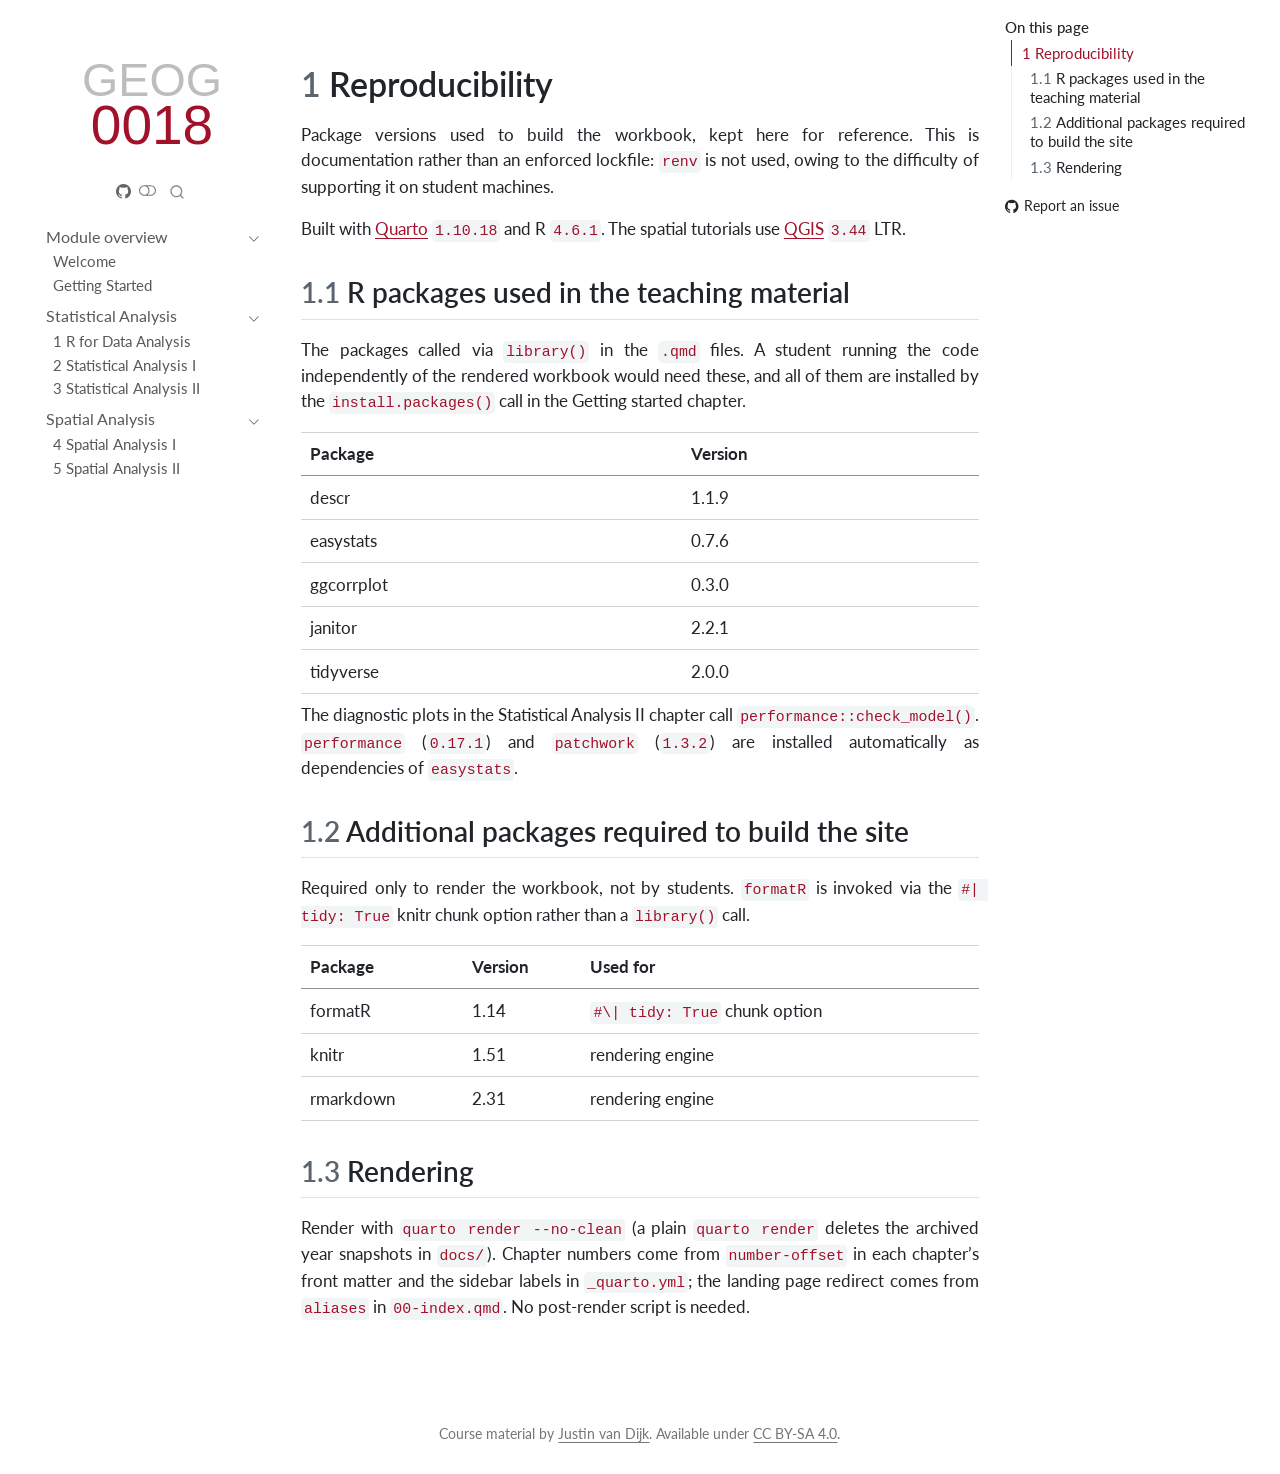
<file: docs/REPRODUCIBILITY.html>
<!DOCTYPE html>
<html xmlns="http://www.w3.org/1999/xhtml" lang="en" xml:lang="en"><head>

<meta charset="utf-8">
<meta name="generator" content="quarto-1.10.18">

<meta name="viewport" content="width=device-width, initial-scale=1.0, user-scalable=yes">


<title>GEOG0018</title>
<style>
/* Default styles provided by pandoc.
** See https://pandoc.org/MANUAL.html#variables-for-html for config info.
*/
span.smallcaps{font-variant: small-caps;}
div.columns{display: flex; gap: 1.5em;}
div.column{flex: auto;}
@media screen {
div.columns{gap: min(4vw, 1.5em);}
div.column{overflow-x: auto;}
}
div.hanging-indent{margin-left: 1.5em; text-indent: -1.5em;}
ul.task-list{list-style: none;}
ul.task-list li input[type="checkbox"] {
  width: 0.8em;
  margin: 0 0.8em 0.2em -1em; /* quarto-specific, see https://github.com/quarto-dev/quarto-cli/issues/4556 */ 
  vertical-align: middle;
}
</style>


<script src="site_libs/quarto-nav/quarto-nav.js"></script>
<script src="site_libs/quarto-nav/headroom.min.js"></script>
<script src="site_libs/clipboard/clipboard.min.js"></script>
<script src="site_libs/quarto-search/autocomplete.umd.js"></script>
<script src="site_libs/quarto-search/fuse.min.js"></script>
<script src="site_libs/quarto-search/quarto-search.js"></script>
<meta name="quarto:offset" content="./">
<script src="site_libs/quarto-html/quarto.js" type="module"></script>
<script src="site_libs/quarto-html/tabsets/tabsets.js" type="module"></script>
<script src="site_libs/quarto-html/popper.min.js"></script>
<script src="site_libs/quarto-html/tippy.umd.min.js"></script>
<script src="site_libs/quarto-html/anchor.min.js"></script>
<link href="site_libs/quarto-html/tippy.css" rel="stylesheet">
<link href="site_libs/quarto-html/quarto-syntax-highlighting-eec68b17241c1efd3eae2de50d816e3e.css" rel="stylesheet" class="quarto-color-scheme" id="quarto-text-highlighting-styles">
<link href="site_libs/quarto-html/quarto-syntax-highlighting-dark-25dec783d6e1d11f8e0bba9e4fbb47f4.css" rel="stylesheet" class="quarto-color-scheme quarto-color-alternate" id="quarto-text-highlighting-styles">
<link href="site_libs/quarto-html/quarto-syntax-highlighting-eec68b17241c1efd3eae2de50d816e3e.css" rel="stylesheet" class="quarto-color-scheme-extra" id="quarto-text-highlighting-styles">
<script src="site_libs/bootstrap/bootstrap.min.js"></script>
<link href="site_libs/bootstrap/bootstrap-icons.css" rel="stylesheet">
<link href="site_libs/bootstrap/bootstrap-8d79353691bd49b744ebe41e0f2bbb3e.min.css" rel="stylesheet" append-hash="true" class="quarto-color-scheme" id="quarto-bootstrap" data-mode="light">
<link href="site_libs/bootstrap/bootstrap-dark-c0e2e486b95cbf3f7823dc99e2c36499.min.css" rel="stylesheet" append-hash="true" class="quarto-color-scheme quarto-color-alternate" id="quarto-bootstrap" data-mode="dark">
<link href="site_libs/bootstrap/bootstrap-8d79353691bd49b744ebe41e0f2bbb3e.min.css" rel="stylesheet" append-hash="true" class="quarto-color-scheme-extra" id="quarto-bootstrap" data-mode="light">
<script id="quarto-search-options" type="application/json">{
  "location": "sidebar",
  "copy-button": false,
  "collapse-after": 3,
  "panel-placement": "start",
  "type": "overlay",
  "limit": 50,
  "keyboard-shortcut": [
    "f",
    "/",
    "s"
  ],
  "language": {
    "search-no-results-text": "No results",
    "search-matching-documents-text": "matching documents",
    "search-copy-link-title": "Copy link to search",
    "search-hide-matches-text": "Hide additional matches",
    "search-more-match-text": "more match in this document",
    "search-more-matches-text": "more matches in this document",
    "search-clear-button-title": "Clear",
    "search-text-placeholder": "",
    "search-detached-cancel-button-title": "Cancel",
    "search-submit-button-title": "Submit",
    "search-label": "Search"
  }
}</script>
<style>html{ scroll-behavior: smooth; }</style>


<link rel="stylesheet" href="assets/styles.css">
</head>

<body class="nav-sidebar floating quarto-light"><script id="quarto-html-before-body" type="application/javascript">
    const toggleBodyColorMode = (bsSheetEl) => {
      const mode = bsSheetEl.getAttribute("data-mode");
      const bodyEl = window.document.querySelector("body");
      if (mode === "dark") {
        bodyEl.classList.add("quarto-dark");
        bodyEl.classList.remove("quarto-light");
      } else {
        bodyEl.classList.add("quarto-light");
        bodyEl.classList.remove("quarto-dark");
      }
    }
    const toggleBodyColorPrimary = () => {
      const bsSheetEl = window.document.querySelector("link#quarto-bootstrap:not([rel=disabled-stylesheet])");
      if (bsSheetEl) {
        toggleBodyColorMode(bsSheetEl);
      }
    }
    const setColorSchemeToggle = (alternate) => {
      const toggles = window.document.querySelectorAll('.quarto-color-scheme-toggle');
      for (let i=0; i < toggles.length; i++) {
        const toggle = toggles[i];
        if (toggle) {
          if (alternate) {
            toggle.classList.add("alternate");
          } else {
            toggle.classList.remove("alternate");
          }
        }
      }
    };
    const toggleColorMode = (alternate) => {
      // Switch the stylesheets
      const primaryStylesheets = window.document.querySelectorAll('link.quarto-color-scheme:not(.quarto-color-alternate)');
      const alternateStylesheets = window.document.querySelectorAll('link.quarto-color-scheme.quarto-color-alternate');
      manageTransitions('#quarto-margin-sidebar .nav-link', false);
      if (alternate) {
        // note: dark is layered on light, we don't disable primary!
        enableStylesheet(alternateStylesheets);
        for (const sheetNode of alternateStylesheets) {
          if (sheetNode.id === "quarto-bootstrap") {
            toggleBodyColorMode(sheetNode);
          }
        }
      } else {
        disableStylesheet(alternateStylesheets);
        enableStylesheet(primaryStylesheets)
        toggleBodyColorPrimary();
      }
      manageTransitions('#quarto-margin-sidebar .nav-link', true);
      // Switch the toggles
      setColorSchemeToggle(alternate)
      // Hack to workaround the fact that safari doesn't
      // properly recolor the scrollbar when toggling (#1455)
      if (navigator.userAgent.indexOf('Safari') > 0 && navigator.userAgent.indexOf('Chrome') == -1) {
        manageTransitions("body", false);
        window.scrollTo(0, 1);
        setTimeout(() => {
          window.scrollTo(0, 0);
          manageTransitions("body", true);
        }, 40);
      }
    }
    const disableStylesheet = (stylesheets) => {
      for (let i=0; i < stylesheets.length; i++) {
        const stylesheet = stylesheets[i];
        stylesheet.rel = 'disabled-stylesheet';
      }
    }
    const enableStylesheet = (stylesheets) => {
      for (let i=0; i < stylesheets.length; i++) {
        const stylesheet = stylesheets[i];
        if(stylesheet.rel !== 'stylesheet') { // for Chrome, which will still FOUC without this check
          stylesheet.rel = 'stylesheet';
        }
      }
    }
    const manageTransitions = (selector, allowTransitions) => {
      const els = window.document.querySelectorAll(selector);
      for (let i=0; i < els.length; i++) {
        const el = els[i];
        if (allowTransitions) {
          el.classList.remove('notransition');
        } else {
          el.classList.add('notransition');
        }
      }
    }
    const isFileUrl = () => {
      return window.location.protocol === 'file:';
    }
    const hasAlternateSentinel = () => {
      let styleSentinel = getColorSchemeSentinel();
      if (styleSentinel !== null) {
        return styleSentinel === "alternate";
      } else {
        return false;
      }
    }
    const setStyleSentinel = (alternate) => {
      const value = alternate ? "alternate" : "default";
      if (!isFileUrl()) {
        window.localStorage.setItem("quarto-color-scheme", value);
      } else {
        localAlternateSentinel = value;
      }
    }
    const getColorSchemeSentinel = () => {
      if (!isFileUrl()) {
        const storageValue = window.localStorage.getItem("quarto-color-scheme");
        return storageValue != null ? storageValue : localAlternateSentinel;
      } else {
        return localAlternateSentinel;
      }
    }
    const toggleGiscusIfUsed = (isAlternate, darkModeDefault) => {
      const baseTheme = document.querySelector('#giscus-base-theme')?.value ?? 'light';
      const alternateTheme = document.querySelector('#giscus-alt-theme')?.value ?? 'dark';
      let newTheme = '';
      if(authorPrefersDark) {
        newTheme = isAlternate ? baseTheme : alternateTheme;
      } else {
        newTheme = isAlternate ? alternateTheme : baseTheme;
      }
      const changeGiscusTheme = () => {
        // From: https://github.com/giscus/giscus/issues/336
        const sendMessage = (message) => {
          const iframe = document.querySelector('iframe.giscus-frame');
          if (!iframe) return;
          iframe.contentWindow.postMessage({ giscus: message }, 'https://giscus.app');
        }
        sendMessage({
          setConfig: {
            theme: newTheme
          }
        });
      }
      const isGiscussLoaded = window.document.querySelector('iframe.giscus-frame') !== null;
      if (isGiscussLoaded) {
        changeGiscusTheme();
      }
    };
    const authorPrefersDark = false;
    const darkModeDefault = authorPrefersDark;
      document.querySelector('link#quarto-text-highlighting-styles.quarto-color-scheme-extra').rel = 'disabled-stylesheet';
      document.querySelector('link#quarto-bootstrap.quarto-color-scheme-extra').rel = 'disabled-stylesheet';
    let localAlternateSentinel = darkModeDefault ? 'alternate' : 'default';
    // Dark / light mode switch
    window.quartoToggleColorScheme = () => {
      // Read the current dark / light value
      let toAlternate = !hasAlternateSentinel();
      toggleColorMode(toAlternate);
      setStyleSentinel(toAlternate);
      toggleGiscusIfUsed(toAlternate, darkModeDefault);
      window.dispatchEvent(new Event('resize'));
    };
    // Switch to dark mode if need be
    if (hasAlternateSentinel()) {
      toggleColorMode(true);
    } else {
      toggleColorMode(false);
    }
  </script>

<div id="quarto-search-results"></div>
  <header id="quarto-header" class="headroom fixed-top">
  <nav class="quarto-secondary-nav">
    <div class="container-fluid d-flex">
      <button type="button" class="quarto-btn-toggle btn" data-bs-toggle="collapse" role="button" data-bs-target=".quarto-sidebar-collapse-item" aria-controls="quarto-sidebar" aria-expanded="false" aria-label="Toggle sidebar navigation" onclick="if (window.quartoToggleHeadroom) { window.quartoToggleHeadroom(); }">
        <i class="bi bi-layout-text-sidebar-reverse"></i>
      </button>
        <nav class="quarto-page-breadcrumbs" aria-label="breadcrumb"><ol class="breadcrumb"></ol></nav>
        <a class="flex-grow-1" role="navigation" data-bs-toggle="collapse" data-bs-target=".quarto-sidebar-collapse-item" aria-controls="quarto-sidebar" aria-expanded="false" aria-label="Toggle sidebar navigation" onclick="if (window.quartoToggleHeadroom) { window.quartoToggleHeadroom(); }">      
        </a>
      <button type="button" class="btn quarto-search-button" aria-label="Search" onclick="window.quartoOpenSearch();">
        <i class="bi bi-search"></i>
      </button>
    </div>
  </nav>
</header>
<!-- content -->
<div id="quarto-content" class="quarto-container page-columns page-rows-contents page-layout-article">
<!-- sidebar -->
  <nav id="quarto-sidebar" class="sidebar collapse collapse-horizontal quarto-sidebar-collapse-item sidebar-navigation floating overflow-auto">
    <div class="pt-lg-2 mt-2 text-left sidebar-header">
      <a href="./index.html" class="sidebar-logo-link">
      <img src="./assets/logo.svg" alt="" class="sidebar-logo light-content py-0 d-lg-inline d-none">
      <img src="./assets/logo.svg" alt="" class="sidebar-logo dark-content py-0 d-lg-inline d-none">
      </a>
      <div class="sidebar-tools-main tools-wide">
    <a href="https://github.com/jtvandijk/GEOG0018" title="" class="quarto-navigation-tool px-1" aria-label=""><i class="bi bi-github"></i></a>
  <a href="" class="quarto-color-scheme-toggle quarto-navigation-tool  px-1" onclick="window.quartoToggleColorScheme(); return false;" title="Toggle dark mode"><i class="bi"></i></a>
    <div id="quarto-search" class="quarto-navigation-tool px-1" title="Search"></div>
</div>
      </div>
    <div class="sidebar-menu-container"> 
    <ul class="list-unstyled mt-1">
        <li class="sidebar-item sidebar-item-section">
      <div class="sidebar-item-container"> 
            <a class="sidebar-item-text sidebar-link text-start" data-bs-toggle="collapse" data-bs-target="#quarto-sidebar-section-1" role="navigation" aria-expanded="true">
 <span class="menu-text">Module overview</span></a>
          <a class="sidebar-item-toggle text-start" data-bs-toggle="collapse" data-bs-target="#quarto-sidebar-section-1" role="navigation" aria-expanded="true" aria-label="Toggle section">
            <i class="bi bi-chevron-right ms-2"></i>
          </a> 
      </div>
      <ul id="quarto-sidebar-section-1" class="collapse list-unstyled sidebar-section depth1 show">  
          <li class="sidebar-item">
  <div class="sidebar-item-container"> 
  <a href="./00-index.html" class="sidebar-item-text sidebar-link">
 <span class="menu-text">Welcome</span></a>
  </div>
</li>
          <li class="sidebar-item">
  <div class="sidebar-item-container"> 
  <a href="./00-installation.html" class="sidebar-item-text sidebar-link">
 <span class="menu-text">Getting Started</span></a>
  </div>
</li>
      </ul>
  </li>
        <li class="sidebar-item sidebar-item-section">
      <div class="sidebar-item-container"> 
            <a class="sidebar-item-text sidebar-link text-start" data-bs-toggle="collapse" data-bs-target="#quarto-sidebar-section-2" role="navigation" aria-expanded="true">
 <span class="menu-text">Statistical Analysis</span></a>
          <a class="sidebar-item-toggle text-start" data-bs-toggle="collapse" data-bs-target="#quarto-sidebar-section-2" role="navigation" aria-expanded="true" aria-label="Toggle section">
            <i class="bi bi-chevron-right ms-2"></i>
          </a> 
      </div>
      <ul id="quarto-sidebar-section-2" class="collapse list-unstyled sidebar-section depth1 show">  
          <li class="sidebar-item">
  <div class="sidebar-item-container"> 
  <a href="./01-recap.html" class="sidebar-item-text sidebar-link">
 <span class="menu-text">1 R for Data Analysis</span></a>
  </div>
</li>
          <li class="sidebar-item">
  <div class="sidebar-item-container"> 
  <a href="./02-statistics1.html" class="sidebar-item-text sidebar-link">
 <span class="menu-text">2 Statistical Analysis I</span></a>
  </div>
</li>
          <li class="sidebar-item">
  <div class="sidebar-item-container"> 
  <a href="./03-statistics2.html" class="sidebar-item-text sidebar-link">
 <span class="menu-text">3 Statistical Analysis II</span></a>
  </div>
</li>
      </ul>
  </li>
        <li class="sidebar-item sidebar-item-section">
      <div class="sidebar-item-container"> 
            <a class="sidebar-item-text sidebar-link text-start" data-bs-toggle="collapse" data-bs-target="#quarto-sidebar-section-3" role="navigation" aria-expanded="true">
 <span class="menu-text">Spatial Analysis</span></a>
          <a class="sidebar-item-toggle text-start" data-bs-toggle="collapse" data-bs-target="#quarto-sidebar-section-3" role="navigation" aria-expanded="true" aria-label="Toggle section">
            <i class="bi bi-chevron-right ms-2"></i>
          </a> 
      </div>
      <ul id="quarto-sidebar-section-3" class="collapse list-unstyled sidebar-section depth1 show">  
          <li class="sidebar-item">
  <div class="sidebar-item-container"> 
  <a href="./04-spatial1.html" class="sidebar-item-text sidebar-link">
 <span class="menu-text">4 Spatial Analysis I</span></a>
  </div>
</li>
          <li class="sidebar-item">
  <div class="sidebar-item-container"> 
  <a href="./05-spatial2.html" class="sidebar-item-text sidebar-link">
 <span class="menu-text">5 Spatial Analysis II</span></a>
  </div>
</li>
      </ul>
  </li>
    </ul>
    </div>
</nav>
<div id="quarto-sidebar-glass" class="quarto-sidebar-collapse-item" data-bs-toggle="collapse" data-bs-target=".quarto-sidebar-collapse-item"></div>
<!-- margin-sidebar -->
    <div id="quarto-margin-sidebar" class="sidebar margin-sidebar">
        <nav id="TOC" role="doc-toc" class="toc-active">
    <h2 id="toc-title">On this page</h2>
   
  <ul>
  <li><a href="#reproducibility" id="toc-reproducibility" class="nav-link active" data-scroll-target="#reproducibility"><span class="header-section-number">1</span> Reproducibility</a>
  <ul class="collapse">
  <li><a href="#r-packages-used-in-the-teaching-material" id="toc-r-packages-used-in-the-teaching-material" class="nav-link" data-scroll-target="#r-packages-used-in-the-teaching-material"><span class="header-section-number">1.1</span> R packages used in the teaching material</a></li>
  <li><a href="#additional-packages-required-to-build-the-site" id="toc-additional-packages-required-to-build-the-site" class="nav-link" data-scroll-target="#additional-packages-required-to-build-the-site"><span class="header-section-number">1.2</span> Additional packages required to build the site</a></li>
  <li><a href="#rendering" id="toc-rendering" class="nav-link" data-scroll-target="#rendering"><span class="header-section-number">1.3</span> Rendering</a></li>
  </ul></li>
  </ul>
<div class="toc-actions"><ul><li><a href="https://github.com/jtvandijk/GEOG0018/issues/new" class="toc-action"><i class="bi bi-github"></i>Report an issue</a></li></ul></div></nav>
    </div>
<!-- main -->
<main class="content" id="quarto-document-content"><header id="title-block-header" class="quarto-title-block"></header>





<section id="reproducibility" class="level1" data-number="1">
<h1 data-number="1"><span class="header-section-number">1</span> Reproducibility</h1>
<p>Package versions used to build the workbook, kept here for reference. This is documentation rather than an enforced lockfile: <code>renv</code> is not used, owing to the difficulty of supporting it on student machines.</p>
<p>Built with <a href="https://quarto.org">Quarto</a> <code>1.10.18</code> and R <code>4.6.1</code>. The spatial tutorials use <a href="https://qgis.org">QGIS</a> <code>3.44</code> LTR.</p>
<section id="r-packages-used-in-the-teaching-material" class="level2" data-number="1.1">
<h2 data-number="1.1" class="anchored" data-anchor-id="r-packages-used-in-the-teaching-material"><span class="header-section-number">1.1</span> R packages used in the teaching material</h2>
<p>The packages called via <code>library()</code> in the <code>.qmd</code> files. A student running the code independently of the rendered workbook would need these, and all of them are installed by the <code>install.packages()</code> call in the Getting started chapter.</p>
<table class="caption-top table">
<thead>
<tr class="header">
<th>Package</th>
<th>Version</th>
</tr>
</thead>
<tbody>
<tr class="odd">
<td>descr</td>
<td>1.1.9</td>
</tr>
<tr class="even">
<td>easystats</td>
<td>0.7.6</td>
</tr>
<tr class="odd">
<td>ggcorrplot</td>
<td>0.3.0</td>
</tr>
<tr class="even">
<td>janitor</td>
<td>2.2.1</td>
</tr>
<tr class="odd">
<td>tidyverse</td>
<td>2.0.0</td>
</tr>
</tbody>
</table>
<p>The diagnostic plots in the Statistical Analysis II chapter call <code>performance::check_model()</code>. <code>performance</code> (<code>0.17.1</code>) and <code>patchwork</code> (<code>1.3.2</code>) are installed automatically as dependencies of <code>easystats</code>.</p>
</section>
<section id="additional-packages-required-to-build-the-site" class="level2" data-number="1.2">
<h2 data-number="1.2" class="anchored" data-anchor-id="additional-packages-required-to-build-the-site"><span class="header-section-number">1.2</span> Additional packages required to build the site</h2>
<p>Required only to render the workbook, not by students. <code>formatR</code> is invoked via the <code>#| tidy: True</code> knitr chunk option rather than a <code>library()</code> call.</p>
<table class="caption-top table">
<thead>
<tr class="header">
<th>Package</th>
<th>Version</th>
<th>Used for</th>
</tr>
</thead>
<tbody>
<tr class="odd">
<td>formatR</td>
<td>1.14</td>
<td><code>#\| tidy: True</code> chunk option</td>
</tr>
<tr class="even">
<td>knitr</td>
<td>1.51</td>
<td>rendering engine</td>
</tr>
<tr class="odd">
<td>rmarkdown</td>
<td>2.31</td>
<td>rendering engine</td>
</tr>
</tbody>
</table>
</section>
<section id="rendering" class="level2" data-number="1.3">
<h2 data-number="1.3" class="anchored" data-anchor-id="rendering"><span class="header-section-number">1.3</span> Rendering</h2>
<p>Render with <code>quarto render --no-clean</code> (a plain <code>quarto render</code> deletes the archived year snapshots in <code>docs/</code>). Chapter numbers come from <code>number-offset</code> in each chapter’s front matter and the sidebar labels in <code>_quarto.yml</code>; the landing page redirect comes from <code>aliases</code> in <code>00-index.qmd</code>. No post-render script is needed.</p>


</section>
</section>

</main> <!-- /main -->
<script id="quarto-html-after-body" type="application/javascript">
  window.document.addEventListener("DOMContentLoaded", function (event) {
    // Ensure there is a toggle, if there isn't float one in the top right
    if (window.document.querySelector('.quarto-color-scheme-toggle') === null) {
      const a = window.document.createElement('a');
      a.classList.add('top-right');
      a.classList.add('quarto-color-scheme-toggle');
      a.href = "";
      a.onclick = function() { try { window.quartoToggleColorScheme(); } catch {} return false; };
      const i = window.document.createElement("i");
      i.classList.add('bi');
      a.appendChild(i);
      window.document.body.appendChild(a);
    }
    setColorSchemeToggle(hasAlternateSentinel())
    const icon = "";
    const anchorJS = new window.AnchorJS();
    anchorJS.options = {
      placement: 'right',
      icon: icon
    };
    anchorJS.add('.anchored');
    const isCodeAnnotation = (el) => {
      for (const clz of el.classList) {
        if (clz.startsWith('code-annotation-')) {                     
          return true;
        }
      }
      return false;
    }
    const onCopySuccess = function(e) {
      // button target
      const button = e.trigger;
      // don't keep focus
      button.blur();
      // flash "checked"
      button.classList.add('code-copy-button-checked');
      var currentTitle = button.getAttribute("title");
      button.setAttribute("title", "Copied!");
      let tooltip;
      if (window.bootstrap) {
        button.setAttribute("data-bs-toggle", "tooltip");
        button.setAttribute("data-bs-placement", "left");
        button.setAttribute("data-bs-title", "Copied!");
        tooltip = new bootstrap.Tooltip(button, 
          { trigger: "manual", 
            customClass: "code-copy-button-tooltip",
            offset: [0, -8]});
        tooltip.show();    
      }
      setTimeout(function() {
        if (tooltip) {
          tooltip.hide();
          button.removeAttribute("data-bs-title");
          button.removeAttribute("data-bs-toggle");
          button.removeAttribute("data-bs-placement");
        }
        button.setAttribute("title", currentTitle);
        button.classList.remove('code-copy-button-checked');
      }, 1000);
      // clear code selection
      e.clearSelection();
    }
    const getTextToCopy = function(trigger) {
      const outerScaffold = trigger.parentElement.cloneNode(true);
      const codeEl = outerScaffold.querySelector('code');
      for (const childEl of codeEl.children) {
        if (isCodeAnnotation(childEl)) {
          childEl.remove();
        }
      }
      return codeEl.innerText;
    }
    const clipboard = new window.ClipboardJS('.code-copy-button:not([data-in-quarto-modal])', {
      text: getTextToCopy
    });
    clipboard.on('success', onCopySuccess);
    if (window.document.getElementById('quarto-embedded-source-code-modal')) {
      const clipboardModal = new window.ClipboardJS('.code-copy-button[data-in-quarto-modal]', {
        text: getTextToCopy,
        container: window.document.getElementById('quarto-embedded-source-code-modal')
      });
      clipboardModal.on('success', onCopySuccess);
    }
      var localhostRegex = new RegExp(/^(?:http|https):\/\/localhost\:?[0-9]*\//);
      var mailtoRegex = new RegExp(/^mailto:/);
        var filterRegex = new RegExp('/' + window.location.host + '/');
      var isInternal = (href) => {
          return filterRegex.test(href) || localhostRegex.test(href) || mailtoRegex.test(href);
      }
      // Inspect non-navigation links and adorn them if external
     var links = window.document.querySelectorAll('a[href]:not(.nav-link):not(.navbar-brand):not(.toc-action):not(.sidebar-link):not(.sidebar-item-toggle):not(.pagination-link):not(.no-external):not([aria-hidden]):not(.dropdown-item):not(.quarto-navigation-tool):not(.about-link)');
      for (var i=0; i<links.length; i++) {
        const link = links[i];
        if (!isInternal(link.href)) {
          // undo the damage that might have been done by quarto-nav.js in the case of
          // links that we want to consider external
          if (link.dataset.originalHref !== undefined) {
            link.href = link.dataset.originalHref;
          }
        }
      }
    function tippyHover(el, contentFn, onTriggerFn, onUntriggerFn) {
      const config = {
        allowHTML: true,
        maxWidth: 500,
        delay: 100,
        arrow: false,
        appendTo: function(el) {
            return el.parentElement;
        },
        interactive: true,
        interactiveBorder: 10,
        theme: 'quarto',
        placement: 'bottom-start',
      };
      if (contentFn) {
        config.content = contentFn;
      }
      if (onTriggerFn) {
        config.onTrigger = onTriggerFn;
      }
      if (onUntriggerFn) {
        config.onUntrigger = onUntriggerFn;
      }
      window.tippy(el, config); 
    }
    const noterefs = window.document.querySelectorAll('a[role="doc-noteref"]');
    for (var i=0; i<noterefs.length; i++) {
      const ref = noterefs[i];
      tippyHover(ref, function() {
        // use id or data attribute instead here
        let href = ref.getAttribute('data-footnote-href') || ref.getAttribute('href');
        try { href = new URL(href).hash; } catch {}
        const id = href.replace(/^#\/?/, "");
        const note = window.document.getElementById(id);
        if (note) {
          return note.innerHTML;
        } else {
          return "";
        }
      });
    }
    const xrefs = window.document.querySelectorAll('a.quarto-xref');
    const processXRef = (id, note) => {
      // Strip column container classes
      const stripColumnClz = (el) => {
        el.classList.remove("page-full", "page-columns");
        if (el.children) {
          for (const child of el.children) {
            stripColumnClz(child);
          }
        }
      }
      stripColumnClz(note)
      if (id === null || id.startsWith('sec-')) {
        // Special case sections, only their first couple elements
        const container = document.createElement("div");
        if (note.children && note.children.length > 2) {
          container.appendChild(note.children[0].cloneNode(true));
          for (let i = 1; i < note.children.length; i++) {
            const child = note.children[i];
            if (child.tagName === "P" && child.innerText === "") {
              continue;
            } else {
              container.appendChild(child.cloneNode(true));
              break;
            }
          }
          if (window.Quarto?.typesetMath) {
            window.Quarto.typesetMath(container);
          }
          return container.innerHTML
        } else {
          if (window.Quarto?.typesetMath) {
            window.Quarto.typesetMath(note);
          }
          return note.innerHTML;
        }
      } else {
        // Remove any anchor links if they are present
        const anchorLink = note.querySelector('a.anchorjs-link');
        if (anchorLink) {
          anchorLink.remove();
        }
        if (window.Quarto?.typesetMath) {
          window.Quarto.typesetMath(note);
        }
        if (note.classList.contains("callout")) {
          return note.outerHTML;
        } else {
          return note.innerHTML;
        }
      }
    }
    for (var i=0; i<xrefs.length; i++) {
      const xref = xrefs[i];
      tippyHover(xref, undefined, function(instance) {
        instance.disable();
        let url = xref.getAttribute('href');
        let hash = undefined; 
        if (url.startsWith('#')) {
          hash = url;
        } else {
          try { hash = new URL(url).hash; } catch {}
        }
        if (hash) {
          const id = hash.replace(/^#\/?/, "");
          const note = window.document.getElementById(id);
          if (note !== null) {
            try {
              const html = processXRef(id, note.cloneNode(true));
              instance.setContent(html);
            } finally {
              instance.enable();
              instance.show();
            }
          } else {
            // See if we can fetch this
            fetch(url.split('#')[0])
            .then(res => res.text())
            .then(html => {
              const parser = new DOMParser();
              const htmlDoc = parser.parseFromString(html, "text/html");
              const note = htmlDoc.getElementById(id);
              if (note !== null) {
                const html = processXRef(id, note);
                instance.setContent(html);
              } 
            }).finally(() => {
              instance.enable();
              instance.show();
            });
          }
        } else {
          // See if we can fetch a full url (with no hash to target)
          // This is a special case and we should probably do some content thinning / targeting
          fetch(url)
          .then(res => res.text())
          .then(html => {
            const parser = new DOMParser();
            const htmlDoc = parser.parseFromString(html, "text/html");
            const note = htmlDoc.querySelector('main.content');
            if (note !== null) {
              // This should only happen for chapter cross references
              // (since there is no id in the URL)
              // remove the first header
              if (note.children.length > 0 && note.children[0].tagName === "HEADER") {
                note.children[0].remove();
              }
              const html = processXRef(null, note);
              instance.setContent(html);
            } 
          }).finally(() => {
            instance.enable();
            instance.show();
          });
        }
      }, function(instance) {
      });
    }
        let selectedAnnoteEl;
        const selectorForAnnotation = ( cell, annotation) => {
          let cellAttr = 'data-code-cell="' + cell + '"';
          let lineAttr = 'data-code-annotation="' +  annotation + '"';
          const selector = 'span[' + cellAttr + '][' + lineAttr + ']';
          return selector;
        }
        const selectCodeLines = (annoteEl) => {
          const doc = window.document;
          const targetCell = annoteEl.getAttribute("data-target-cell");
          const targetAnnotation = annoteEl.getAttribute("data-target-annotation");
          const annoteSpan = window.document.querySelector(selectorForAnnotation(targetCell, targetAnnotation));
          const lines = annoteSpan.getAttribute("data-code-lines").split(",");
          const lineIds = lines.map((line) => {
            return targetCell + "-" + line;
          })
          let top = null;
          let height = null;
          let parent = null;
          if (lineIds.length > 0) {
              //compute the position of the single el (top and bottom and make a div)
              const el = window.document.getElementById(lineIds[0]);
              top = el.offsetTop;
              height = el.offsetHeight;
              parent = el.parentElement.parentElement;
            if (lineIds.length > 1) {
              const lastEl = window.document.getElementById(lineIds[lineIds.length - 1]);
              const bottom = lastEl.offsetTop + lastEl.offsetHeight;
              height = bottom - top;
            }
            if (top !== null && height !== null && parent !== null) {
              // cook up a div (if necessary) and position it 
              let div = window.document.getElementById("code-annotation-line-highlight");
              if (div === null) {
                div = window.document.createElement("div");
                div.setAttribute("id", "code-annotation-line-highlight");
                div.style.position = 'absolute';
                parent.appendChild(div);
              }
              div.style.top = top - 2 + "px";
              div.style.height = height + 4 + "px";
              div.style.left = 0;
              let gutterDiv = window.document.getElementById("code-annotation-line-highlight-gutter");
              if (gutterDiv === null) {
                gutterDiv = window.document.createElement("div");
                gutterDiv.setAttribute("id", "code-annotation-line-highlight-gutter");
                gutterDiv.style.position = 'absolute';
                const codeCell = window.document.getElementById(targetCell);
                const gutter = codeCell.querySelector('.code-annotation-gutter');
                gutter.appendChild(gutterDiv);
              }
              gutterDiv.style.top = top - 2 + "px";
              gutterDiv.style.height = height + 4 + "px";
            }
            selectedAnnoteEl = annoteEl;
          }
        };
        const unselectCodeLines = () => {
          const elementsIds = ["code-annotation-line-highlight", "code-annotation-line-highlight-gutter"];
          elementsIds.forEach((elId) => {
            const div = window.document.getElementById(elId);
            if (div) {
              div.remove();
            }
          });
          selectedAnnoteEl = undefined;
        };
          // Handle positioning of the toggle
      window.addEventListener(
        "resize",
        throttle(() => {
          elRect = undefined;
          if (selectedAnnoteEl) {
            selectCodeLines(selectedAnnoteEl);
          }
        }, 10)
      );
      function throttle(fn, ms) {
      let throttle = false;
      let timer;
        return (...args) => {
          if(!throttle) { // first call gets through
              fn.apply(this, args);
              throttle = true;
          } else { // all the others get throttled
              if(timer) clearTimeout(timer); // cancel #2
              timer = setTimeout(() => {
                fn.apply(this, args);
                timer = throttle = false;
              }, ms);
          }
        };
      }
        // Attach click handler to the DT
        const annoteDls = window.document.querySelectorAll('dt[data-target-cell]');
        for (const annoteDlNode of annoteDls) {
          annoteDlNode.addEventListener('click', (event) => {
            const clickedEl = event.target;
            if (clickedEl !== selectedAnnoteEl) {
              unselectCodeLines();
              const activeEl = window.document.querySelector('dt[data-target-cell].code-annotation-active');
              if (activeEl) {
                activeEl.classList.remove('code-annotation-active');
              }
              selectCodeLines(clickedEl);
              clickedEl.classList.add('code-annotation-active');
            } else {
              // Unselect the line
              unselectCodeLines();
              clickedEl.classList.remove('code-annotation-active');
            }
          });
        }
    const findCites = (el) => {
      const parentEl = el.parentElement;
      if (parentEl) {
        const cites = parentEl.dataset.cites;
        if (cites) {
          return {
            el,
            cites: cites.split(' ')
          };
        } else {
          return findCites(el.parentElement)
        }
      } else {
        return undefined;
      }
    };
    var bibliorefs = window.document.querySelectorAll('a[role="doc-biblioref"]');
    for (var i=0; i<bibliorefs.length; i++) {
      const ref = bibliorefs[i];
      const citeInfo = findCites(ref);
      if (citeInfo) {
        tippyHover(citeInfo.el, function() {
          var popup = window.document.createElement('div');
          citeInfo.cites.forEach(function(cite) {
            var citeDiv = window.document.createElement('div');
            citeDiv.classList.add('hanging-indent');
            citeDiv.classList.add('csl-entry');
            var biblioDiv = window.document.getElementById('ref-' + cite);
            if (biblioDiv) {
              citeDiv.innerHTML = biblioDiv.innerHTML;
            }
            popup.appendChild(citeDiv);
          });
          return popup.innerHTML;
        });
      }
    }
  });
  </script>
</div> <!-- /content -->
<footer class="footer">
  <div class="nav-footer">
    <div class="nav-footer-left">
      &nbsp;
    </div>   
    <div class="nav-footer-center">
<p>Course material by <a href="https://www.mappingdutchman.com">Justin van Dijk</a>. Available under <a href="https://creativecommons.org/licenses/by-sa/4.0/">CC BY-SA 4.0</a>.</p>
<div class="toc-actions d-sm-block d-md-none"><ul><li><a href="https://github.com/jtvandijk/GEOG0018/issues/new" class="toc-action"><i class="bi bi-github"></i>Report an issue</a></li></ul></div></div>
    <div class="nav-footer-right">
      &nbsp;
    </div>
  </div>
</footer>




<script src="site_libs/quarto-html/zenscroll-min.js"></script>
</body></html>
</file>
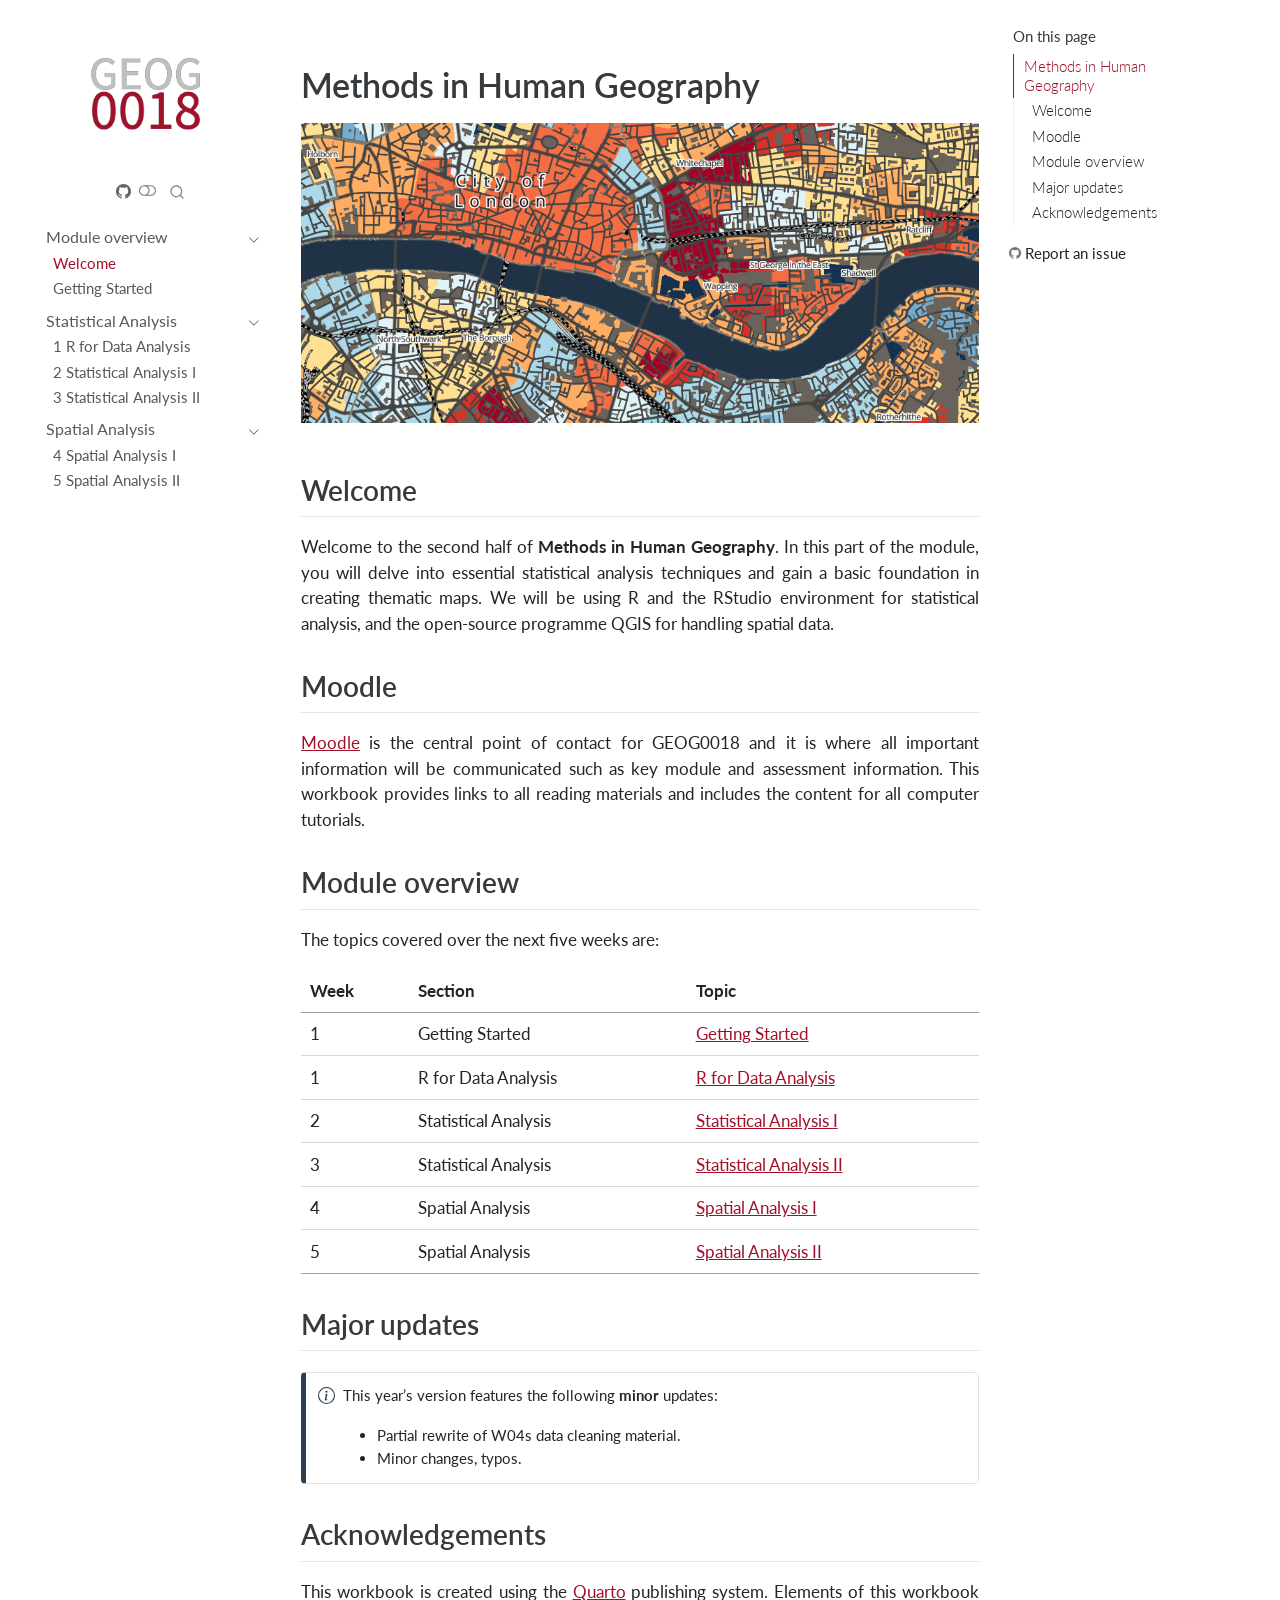
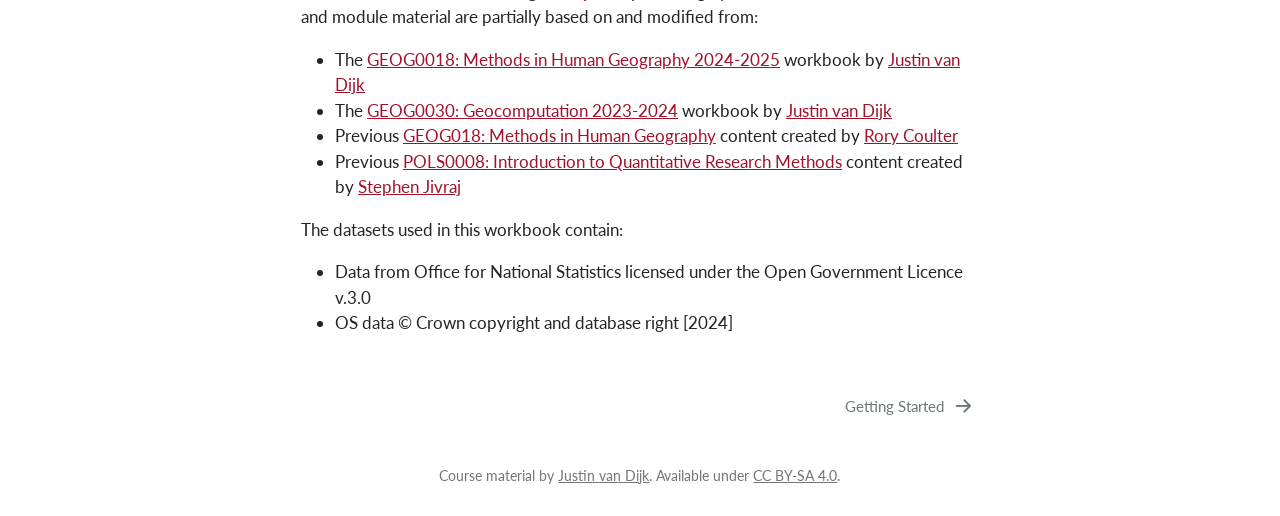
<file: docs/2025-2026/00-index.html>
<!DOCTYPE html>
<html xmlns="http://www.w3.org/1999/xhtml" lang="en" xml:lang="en"><head>

<meta charset="utf-8">
<meta name="generator" content="quarto-1.3.450">

<meta name="viewport" content="width=device-width, initial-scale=1.0, user-scalable=yes">


<title>GEOG0018</title>
<style>
code{white-space: pre-wrap;}
span.smallcaps{font-variant: small-caps;}
div.columns{display: flex; gap: min(4vw, 1.5em);}
div.column{flex: auto; overflow-x: auto;}
div.hanging-indent{margin-left: 1.5em; text-indent: -1.5em;}
ul.task-list{list-style: none;}
ul.task-list li input[type="checkbox"] {
  width: 0.8em;
  margin: 0 0.8em 0.2em -1em; /* quarto-specific, see https://github.com/quarto-dev/quarto-cli/issues/4556 */ 
  vertical-align: middle;
}
</style>


<script src="site_libs/quarto-nav/quarto-nav.js"></script>
<script src="site_libs/quarto-nav/headroom.min.js"></script>
<script src="site_libs/clipboard/clipboard.min.js"></script>
<script src="site_libs/quarto-search/autocomplete.umd.js"></script>
<script src="site_libs/quarto-search/fuse.min.js"></script>
<script src="site_libs/quarto-search/quarto-search.js"></script>
<meta name="quarto:offset" content="./">
<link href="./00-installation.html" rel="next">
<script src="site_libs/quarto-html/quarto.js"></script>
<script src="site_libs/quarto-html/popper.min.js"></script>
<script src="site_libs/quarto-html/tippy.umd.min.js"></script>
<script src="site_libs/quarto-html/anchor.min.js"></script>
<link href="site_libs/quarto-html/tippy.css" rel="stylesheet">
<link href="site_libs/quarto-html/quarto-syntax-highlighting.css" rel="stylesheet" class="quarto-color-scheme" id="quarto-text-highlighting-styles">
<link href="site_libs/quarto-html/quarto-syntax-highlighting-dark.css" rel="prefetch" class="quarto-color-scheme quarto-color-alternate" id="quarto-text-highlighting-styles">
<script src="site_libs/bootstrap/bootstrap.min.js"></script>
<link href="site_libs/bootstrap/bootstrap-icons.css" rel="stylesheet">
<link href="site_libs/bootstrap/bootstrap.min.css" rel="stylesheet" class="quarto-color-scheme" id="quarto-bootstrap" data-mode="light">
<link href="site_libs/bootstrap/bootstrap-dark.min.css" rel="prefetch" class="quarto-color-scheme quarto-color-alternate" id="quarto-bootstrap" data-mode="dark">
<script id="quarto-search-options" type="application/json">{
  "location": "sidebar",
  "copy-button": false,
  "collapse-after": 3,
  "panel-placement": "start",
  "type": "overlay",
  "limit": 20,
  "language": {
    "search-no-results-text": "No results",
    "search-matching-documents-text": "matching documents",
    "search-copy-link-title": "Copy link to search",
    "search-hide-matches-text": "Hide additional matches",
    "search-more-match-text": "more match in this document",
    "search-more-matches-text": "more matches in this document",
    "search-clear-button-title": "Clear",
    "search-detached-cancel-button-title": "Cancel",
    "search-submit-button-title": "Submit",
    "search-label": "Search"
  }
}</script>
<style>html{ scroll-behavior: smooth; }</style>


<link rel="stylesheet" href="assets/styles.css">
</head>

<body class="nav-sidebar floating">

<div id="quarto-search-results"></div>
  <header id="quarto-header" class="headroom fixed-top">
  <nav class="quarto-secondary-nav">
    <div class="container-fluid d-flex">
      <button type="button" class="quarto-btn-toggle btn" data-bs-toggle="collapse" data-bs-target="#quarto-sidebar,#quarto-sidebar-glass" aria-controls="quarto-sidebar" aria-expanded="false" aria-label="Toggle sidebar navigation" onclick="if (window.quartoToggleHeadroom) { window.quartoToggleHeadroom(); }">
        <i class="bi bi-layout-text-sidebar-reverse"></i>
      </button>
      <nav class="quarto-page-breadcrumbs" aria-label="breadcrumb"><ol class="breadcrumb"><li class="breadcrumb-item"><a href="./00-index.html">Module overview</a></li><li class="breadcrumb-item"><a href="./00-index.html">Welcome</a></li></ol></nav>
      <a class="flex-grow-1" role="button" data-bs-toggle="collapse" data-bs-target="#quarto-sidebar,#quarto-sidebar-glass" aria-controls="quarto-sidebar" aria-expanded="false" aria-label="Toggle sidebar navigation" onclick="if (window.quartoToggleHeadroom) { window.quartoToggleHeadroom(); }">      
      </a>
      <button type="button" class="btn quarto-search-button" aria-label="" onclick="window.quartoOpenSearch();">
        <i class="bi bi-search"></i>
      </button>
    </div>
  </nav>
</header>
<!-- content -->
<div id="quarto-content" class="quarto-container page-columns page-rows-contents page-layout-article">
<!-- sidebar -->
  <nav id="quarto-sidebar" class="sidebar collapse collapse-horizontal sidebar-navigation floating overflow-auto">
    <div class="pt-lg-2 mt-2 text-left sidebar-header">
      <a href="./index.html" class="sidebar-logo-link">
      <img src="./assets/logo.svg" alt="" class="sidebar-logo py-0 d-lg-inline d-none">
      </a>
      <div class="sidebar-tools-main tools-wide">
    <a href="https://github.com/jtvandijk/GEOG0018" rel="" title="" class="quarto-navigation-tool px-1" aria-label=""><i class="bi bi-github"></i></a>
  <a href="" class="quarto-color-scheme-toggle quarto-navigation-tool  px-1" onclick="window.quartoToggleColorScheme(); return false;" title="Toggle dark mode"><i class="bi"></i></a>
    <div id="quarto-search" class="quarto-navigation-tool px-1" title="Search"></div>
</div>
      </div>
    <div class="sidebar-menu-container"> 
    <ul class="list-unstyled mt-1">
        <li class="sidebar-item sidebar-item-section">
      <div class="sidebar-item-container"> 
            <a class="sidebar-item-text sidebar-link text-start" data-bs-toggle="collapse" data-bs-target="#quarto-sidebar-section-1" aria-expanded="true">
 <span class="menu-text">Module overview</span></a>
          <a class="sidebar-item-toggle text-start" data-bs-toggle="collapse" data-bs-target="#quarto-sidebar-section-1" aria-expanded="true" aria-label="Toggle section">
            <i class="bi bi-chevron-right ms-2"></i>
          </a> 
      </div>
      <ul id="quarto-sidebar-section-1" class="collapse list-unstyled sidebar-section depth1 show">  
          <li class="sidebar-item">
  <div class="sidebar-item-container"> 
  <a href="./00-index.html" class="sidebar-item-text sidebar-link active">
 <span class="menu-text">Welcome</span></a>
  </div>
</li>
          <li class="sidebar-item">
  <div class="sidebar-item-container"> 
  <a href="./00-installation.html" class="sidebar-item-text sidebar-link">
 <span class="menu-text">Getting Started</span></a>
  </div>
</li>
      </ul>
  </li>
        <li class="sidebar-item sidebar-item-section">
      <div class="sidebar-item-container"> 
            <a class="sidebar-item-text sidebar-link text-start" data-bs-toggle="collapse" data-bs-target="#quarto-sidebar-section-2" aria-expanded="true">
 <span class="menu-text">Statistical Analysis</span></a>
          <a class="sidebar-item-toggle text-start" data-bs-toggle="collapse" data-bs-target="#quarto-sidebar-section-2" aria-expanded="true" aria-label="Toggle section">
            <i class="bi bi-chevron-right ms-2"></i>
          </a> 
      </div>
      <ul id="quarto-sidebar-section-2" class="collapse list-unstyled sidebar-section depth1 show">  
          <li class="sidebar-item">
  <div class="sidebar-item-container"> 
  <a href="./01-recap.html" class="sidebar-item-text sidebar-link">
 <span class="menu-text">1 R for Data Analysis</span></a>
  </div>
</li>
          <li class="sidebar-item">
  <div class="sidebar-item-container"> 
  <a href="./02-statistics1.html" class="sidebar-item-text sidebar-link">
 <span class="menu-text">2 Statistical Analysis I</span></a>
  </div>
</li>
          <li class="sidebar-item">
  <div class="sidebar-item-container"> 
  <a href="./03-statistics2.html" class="sidebar-item-text sidebar-link">
 <span class="menu-text">3 Statistical Analysis II</span></a>
  </div>
</li>
      </ul>
  </li>
        <li class="sidebar-item sidebar-item-section">
      <div class="sidebar-item-container"> 
            <a class="sidebar-item-text sidebar-link text-start" data-bs-toggle="collapse" data-bs-target="#quarto-sidebar-section-3" aria-expanded="true">
 <span class="menu-text">Spatial Analysis</span></a>
          <a class="sidebar-item-toggle text-start" data-bs-toggle="collapse" data-bs-target="#quarto-sidebar-section-3" aria-expanded="true" aria-label="Toggle section">
            <i class="bi bi-chevron-right ms-2"></i>
          </a> 
      </div>
      <ul id="quarto-sidebar-section-3" class="collapse list-unstyled sidebar-section depth1 show">  
          <li class="sidebar-item">
  <div class="sidebar-item-container"> 
  <a href="./04-spatial1.html" class="sidebar-item-text sidebar-link">
 <span class="menu-text">4 Spatial Analysis I</span></a>
  </div>
</li>
          <li class="sidebar-item">
  <div class="sidebar-item-container"> 
  <a href="./05-spatial2.html" class="sidebar-item-text sidebar-link">
 <span class="menu-text">5 Spatial Analysis II</span></a>
  </div>
</li>
      </ul>
  </li>
    </ul>
    </div>
</nav>
<div id="quarto-sidebar-glass" data-bs-toggle="collapse" data-bs-target="#quarto-sidebar,#quarto-sidebar-glass"></div>
<!-- margin-sidebar -->
    <div id="quarto-margin-sidebar" class="sidebar margin-sidebar">
        <nav id="TOC" role="doc-toc" class="toc-active">
    <h2 id="toc-title">On this page</h2>
   
  <ul>
  <li><a href="#methods-in-human-geography" id="toc-methods-in-human-geography" class="nav-link active" data-scroll-target="#methods-in-human-geography">Methods in Human Geography</a>
  <ul class="collapse">
  <li><a href="#welcome" id="toc-welcome" class="nav-link" data-scroll-target="#welcome">Welcome</a></li>
  <li><a href="#moodle" id="toc-moodle" class="nav-link" data-scroll-target="#moodle">Moodle</a></li>
  <li><a href="#module-overview" id="toc-module-overview" class="nav-link" data-scroll-target="#module-overview">Module overview</a></li>
  <li><a href="#major-updates" id="toc-major-updates" class="nav-link" data-scroll-target="#major-updates">Major updates</a></li>
  <li><a href="#acknowledgements" id="toc-acknowledgements" class="nav-link" data-scroll-target="#acknowledgements">Acknowledgements</a></li>
  </ul></li>
  </ul>
<div class="toc-actions"><div><i class="bi bi-github"></i></div><div class="action-links"><p><a href="https://github.com/jtvandijk/GEOG0018/issues/new" class="toc-action">Report an issue</a></p></div></div></nav>
    </div>
<!-- main -->
<main class="content" id="quarto-document-content">



<section id="methods-in-human-geography" class="level1 unnumbered">
<h1 class="unnumbered">Methods in Human Geography</h1>
<div class="cell" data-hash="00-index_cache/html/00-welcome_a7e333a7473ecf65dd47967878d4d17c">
<div class="cell-output-display">
<p><img src="images/w00/methods-welcome.png" class="img-fluid" style="width:100.0%"></p>
</div>
</div>
<section id="welcome" class="level2 unnumbered">
<h2 class="unnumbered anchored" data-anchor-id="welcome">Welcome</h2>
<p>Welcome to the second half of <strong>Methods in Human Geography</strong>. In this part of the module, you will delve into essential statistical analysis techniques and gain a basic foundation in creating thematic maps. We will be using R and the RStudio environment for statistical analysis, and the open-source programme QGIS for handling spatial data.</p>
</section>
<section id="moodle" class="level2 unnumbered">
<h2 class="unnumbered anchored" data-anchor-id="moodle">Moodle</h2>
<p><a href="https://moodle.ucl.ac.uk/">Moodle</a> is the central point of contact for GEOG0018 and it is where all important information will be communicated such as key module and assessment information. This workbook provides links to all reading materials and includes the content for all computer tutorials.</p>
</section>
<section id="module-overview" class="level2 unnumbered">
<h2 class="unnumbered anchored" data-anchor-id="module-overview">Module overview</h2>
<p>The topics covered over the next five weeks are:</p>
<table class="table">
<thead>
<tr class="header">
<th style="text-align: left;">Week</th>
<th style="text-align: left;">Section</th>
<th style="text-align: left;">Topic</th>
</tr>
</thead>
<tbody>
<tr class="odd">
<td style="text-align: left;">1</td>
<td style="text-align: left;">Getting Started</td>
<td style="text-align: left;"><a href="00-installation.html">Getting Started</a></td>
</tr>
<tr class="even">
<td style="text-align: left;">1</td>
<td style="text-align: left;">R for Data Analysis</td>
<td style="text-align: left;"><a href="01-recap.html">R for Data Analysis</a></td>
</tr>
<tr class="odd">
<td style="text-align: left;">2</td>
<td style="text-align: left;">Statistical Analysis</td>
<td style="text-align: left;"><a href="02-statistics1.html">Statistical Analysis I</a></td>
</tr>
<tr class="even">
<td style="text-align: left;">3</td>
<td style="text-align: left;">Statistical Analysis</td>
<td style="text-align: left;"><a href="03-statistics2.html">Statistical Analysis II</a></td>
</tr>
<tr class="odd">
<td style="text-align: left;">4</td>
<td style="text-align: left;">Spatial Analysis</td>
<td style="text-align: left;"><a href="04-spatial1.html">Spatial Analysis I</a></td>
</tr>
<tr class="even">
<td style="text-align: left;">5</td>
<td style="text-align: left;">Spatial Analysis</td>
<td style="text-align: left;"><a href="05-spatial2.html">Spatial Analysis II</a></td>
</tr>
</tbody>
</table>
</section>
<section id="major-updates" class="level2 unnumbered">
<h2 class="unnumbered anchored" data-anchor-id="major-updates">Major updates</h2>
<div class="callout callout-style-simple callout-note">
<div class="callout-body d-flex">
<div class="callout-icon-container">
<i class="callout-icon"></i>
</div>
<div class="callout-body-container">
<p>This year’s version features the following <strong>minor</strong> updates:</p>
<ul>
<li>Partial rewrite of W04s data cleaning material.</li>
<li>Minor changes, typos.</li>
</ul>
</div>
</div>
</div>
</section>
<section id="acknowledgements" class="level2 unnumbered">
<h2 class="unnumbered anchored" data-anchor-id="acknowledgements">Acknowledgements</h2>
<p>This workbook is created using the <a href="https://quarto.org/">Quarto</a> publishing system. Elements of this workbook and module material are partially based on and modified from:</p>
<ul>
<li>The <a href="https://jtvandijk.github.io/GEOG0018_20242025/">GEOG0018: Methods in Human Geography 2024-2025</a> workbook by <a href="https://www.mappingdutchman.com">Justin van Dijk</a></li>
<li>The <a href="https://jtvandijk.github.io/GEOG0030_20232024/">GEOG0030: Geocomputation 2023-2024</a> workbook by <a href="https://www.mappingdutchman.com">Justin van Dijk</a></li>
<li>Previous <a href="https://www.ucl.ac.uk/module-catalogue/modules/methods-in-human-geography-GEOG0018">GEOG018: Methods in Human Geography</a> content created by <a href="https://www.ucl.ac.uk/geography/rory-coulter">Rory Coulter</a></li>
<li>Previous <a href="https://www.ucl.ac.uk/module-catalogue/modules/introduction-to-quantitative-research-methods-POLS0008">POLS0008: Introduction to Quantitative Research Methods</a> content created by <a href="https://profiles.ucl.ac.uk/44867-stephen-jivraj">Stephen Jivraj</a></li>
</ul>
<p>The datasets used in this workbook contain:</p>
<ul>
<li>Data from Office for National Statistics licensed under the Open Government Licence v.3.0</li>
<li>OS data © Crown copyright and database right [2024]</li>
</ul>


</section>
</section>

</main> <!-- /main -->
<script id="quarto-html-after-body" type="application/javascript">
window.document.addEventListener("DOMContentLoaded", function (event) {
  const toggleBodyColorMode = (bsSheetEl) => {
    const mode = bsSheetEl.getAttribute("data-mode");
    const bodyEl = window.document.querySelector("body");
    if (mode === "dark") {
      bodyEl.classList.add("quarto-dark");
      bodyEl.classList.remove("quarto-light");
    } else {
      bodyEl.classList.add("quarto-light");
      bodyEl.classList.remove("quarto-dark");
    }
  }
  const toggleBodyColorPrimary = () => {
    const bsSheetEl = window.document.querySelector("link#quarto-bootstrap");
    if (bsSheetEl) {
      toggleBodyColorMode(bsSheetEl);
    }
  }
  toggleBodyColorPrimary();  
  const disableStylesheet = (stylesheets) => {
    for (let i=0; i < stylesheets.length; i++) {
      const stylesheet = stylesheets[i];
      stylesheet.rel = 'prefetch';
    }
  }
  const enableStylesheet = (stylesheets) => {
    for (let i=0; i < stylesheets.length; i++) {
      const stylesheet = stylesheets[i];
      stylesheet.rel = 'stylesheet';
    }
  }
  const manageTransitions = (selector, allowTransitions) => {
    const els = window.document.querySelectorAll(selector);
    for (let i=0; i < els.length; i++) {
      const el = els[i];
      if (allowTransitions) {
        el.classList.remove('notransition');
      } else {
        el.classList.add('notransition');
      }
    }
  }
  const toggleColorMode = (alternate) => {
    // Switch the stylesheets
    const alternateStylesheets = window.document.querySelectorAll('link.quarto-color-scheme.quarto-color-alternate');
    manageTransitions('#quarto-margin-sidebar .nav-link', false);
    if (alternate) {
      enableStylesheet(alternateStylesheets);
      for (const sheetNode of alternateStylesheets) {
        if (sheetNode.id === "quarto-bootstrap") {
          toggleBodyColorMode(sheetNode);
        }
      }
    } else {
      disableStylesheet(alternateStylesheets);
      toggleBodyColorPrimary();
    }
    manageTransitions('#quarto-margin-sidebar .nav-link', true);
    // Switch the toggles
    const toggles = window.document.querySelectorAll('.quarto-color-scheme-toggle');
    for (let i=0; i < toggles.length; i++) {
      const toggle = toggles[i];
      if (toggle) {
        if (alternate) {
          toggle.classList.add("alternate");     
        } else {
          toggle.classList.remove("alternate");
        }
      }
    }
    // Hack to workaround the fact that safari doesn't
    // properly recolor the scrollbar when toggling (#1455)
    if (navigator.userAgent.indexOf('Safari') > 0 && navigator.userAgent.indexOf('Chrome') == -1) {
      manageTransitions("body", false);
      window.scrollTo(0, 1);
      setTimeout(() => {
        window.scrollTo(0, 0);
        manageTransitions("body", true);
      }, 40);  
    }
  }
  const isFileUrl = () => { 
    return window.location.protocol === 'file:';
  }
  const hasAlternateSentinel = () => {  
    let styleSentinel = getColorSchemeSentinel();
    if (styleSentinel !== null) {
      return styleSentinel === "alternate";
    } else {
      return false;
    }
  }
  const setStyleSentinel = (alternate) => {
    const value = alternate ? "alternate" : "default";
    if (!isFileUrl()) {
      window.localStorage.setItem("quarto-color-scheme", value);
    } else {
      localAlternateSentinel = value;
    }
  }
  const getColorSchemeSentinel = () => {
    if (!isFileUrl()) {
      const storageValue = window.localStorage.getItem("quarto-color-scheme");
      return storageValue != null ? storageValue : localAlternateSentinel;
    } else {
      return localAlternateSentinel;
    }
  }
  let localAlternateSentinel = 'default';
  // Dark / light mode switch
  window.quartoToggleColorScheme = () => {
    // Read the current dark / light value 
    let toAlternate = !hasAlternateSentinel();
    toggleColorMode(toAlternate);
    setStyleSentinel(toAlternate);
  };
  // Ensure there is a toggle, if there isn't float one in the top right
  if (window.document.querySelector('.quarto-color-scheme-toggle') === null) {
    const a = window.document.createElement('a');
    a.classList.add('top-right');
    a.classList.add('quarto-color-scheme-toggle');
    a.href = "";
    a.onclick = function() { try { window.quartoToggleColorScheme(); } catch {} return false; };
    const i = window.document.createElement("i");
    i.classList.add('bi');
    a.appendChild(i);
    window.document.body.appendChild(a);
  }
  // Switch to dark mode if need be
  if (hasAlternateSentinel()) {
    toggleColorMode(true);
  } else {
    toggleColorMode(false);
  }
  const icon = "";
  const anchorJS = new window.AnchorJS();
  anchorJS.options = {
    placement: 'right',
    icon: icon
  };
  anchorJS.add('.anchored');
  const isCodeAnnotation = (el) => {
    for (const clz of el.classList) {
      if (clz.startsWith('code-annotation-')) {                     
        return true;
      }
    }
    return false;
  }
  const clipboard = new window.ClipboardJS('.code-copy-button', {
    text: function(trigger) {
      const codeEl = trigger.previousElementSibling.cloneNode(true);
      for (const childEl of codeEl.children) {
        if (isCodeAnnotation(childEl)) {
          childEl.remove();
        }
      }
      return codeEl.innerText;
    }
  });
  clipboard.on('success', function(e) {
    // button target
    const button = e.trigger;
    // don't keep focus
    button.blur();
    // flash "checked"
    button.classList.add('code-copy-button-checked');
    var currentTitle = button.getAttribute("title");
    button.setAttribute("title", "Copied!");
    let tooltip;
    if (window.bootstrap) {
      button.setAttribute("data-bs-toggle", "tooltip");
      button.setAttribute("data-bs-placement", "left");
      button.setAttribute("data-bs-title", "Copied!");
      tooltip = new bootstrap.Tooltip(button, 
        { trigger: "manual", 
          customClass: "code-copy-button-tooltip",
          offset: [0, -8]});
      tooltip.show();    
    }
    setTimeout(function() {
      if (tooltip) {
        tooltip.hide();
        button.removeAttribute("data-bs-title");
        button.removeAttribute("data-bs-toggle");
        button.removeAttribute("data-bs-placement");
      }
      button.setAttribute("title", currentTitle);
      button.classList.remove('code-copy-button-checked');
    }, 1000);
    // clear code selection
    e.clearSelection();
  });
  function tippyHover(el, contentFn) {
    const config = {
      allowHTML: true,
      content: contentFn,
      maxWidth: 500,
      delay: 100,
      arrow: false,
      appendTo: function(el) {
          return el.parentElement;
      },
      interactive: true,
      interactiveBorder: 10,
      theme: 'quarto',
      placement: 'bottom-start'
    };
    window.tippy(el, config); 
  }
  const noterefs = window.document.querySelectorAll('a[role="doc-noteref"]');
  for (var i=0; i<noterefs.length; i++) {
    const ref = noterefs[i];
    tippyHover(ref, function() {
      // use id or data attribute instead here
      let href = ref.getAttribute('data-footnote-href') || ref.getAttribute('href');
      try { href = new URL(href).hash; } catch {}
      const id = href.replace(/^#\/?/, "");
      const note = window.document.getElementById(id);
      return note.innerHTML;
    });
  }
      let selectedAnnoteEl;
      const selectorForAnnotation = ( cell, annotation) => {
        let cellAttr = 'data-code-cell="' + cell + '"';
        let lineAttr = 'data-code-annotation="' +  annotation + '"';
        const selector = 'span[' + cellAttr + '][' + lineAttr + ']';
        return selector;
      }
      const selectCodeLines = (annoteEl) => {
        const doc = window.document;
        const targetCell = annoteEl.getAttribute("data-target-cell");
        const targetAnnotation = annoteEl.getAttribute("data-target-annotation");
        const annoteSpan = window.document.querySelector(selectorForAnnotation(targetCell, targetAnnotation));
        const lines = annoteSpan.getAttribute("data-code-lines").split(",");
        const lineIds = lines.map((line) => {
          return targetCell + "-" + line;
        })
        let top = null;
        let height = null;
        let parent = null;
        if (lineIds.length > 0) {
            //compute the position of the single el (top and bottom and make a div)
            const el = window.document.getElementById(lineIds[0]);
            top = el.offsetTop;
            height = el.offsetHeight;
            parent = el.parentElement.parentElement;
          if (lineIds.length > 1) {
            const lastEl = window.document.getElementById(lineIds[lineIds.length - 1]);
            const bottom = lastEl.offsetTop + lastEl.offsetHeight;
            height = bottom - top;
          }
          if (top !== null && height !== null && parent !== null) {
            // cook up a div (if necessary) and position it 
            let div = window.document.getElementById("code-annotation-line-highlight");
            if (div === null) {
              div = window.document.createElement("div");
              div.setAttribute("id", "code-annotation-line-highlight");
              div.style.position = 'absolute';
              parent.appendChild(div);
            }
            div.style.top = top - 2 + "px";
            div.style.height = height + 4 + "px";
            let gutterDiv = window.document.getElementById("code-annotation-line-highlight-gutter");
            if (gutterDiv === null) {
              gutterDiv = window.document.createElement("div");
              gutterDiv.setAttribute("id", "code-annotation-line-highlight-gutter");
              gutterDiv.style.position = 'absolute';
              const codeCell = window.document.getElementById(targetCell);
              const gutter = codeCell.querySelector('.code-annotation-gutter');
              gutter.appendChild(gutterDiv);
            }
            gutterDiv.style.top = top - 2 + "px";
            gutterDiv.style.height = height + 4 + "px";
          }
          selectedAnnoteEl = annoteEl;
        }
      };
      const unselectCodeLines = () => {
        const elementsIds = ["code-annotation-line-highlight", "code-annotation-line-highlight-gutter"];
        elementsIds.forEach((elId) => {
          const div = window.document.getElementById(elId);
          if (div) {
            div.remove();
          }
        });
        selectedAnnoteEl = undefined;
      };
      // Attach click handler to the DT
      const annoteDls = window.document.querySelectorAll('dt[data-target-cell]');
      for (const annoteDlNode of annoteDls) {
        annoteDlNode.addEventListener('click', (event) => {
          const clickedEl = event.target;
          if (clickedEl !== selectedAnnoteEl) {
            unselectCodeLines();
            const activeEl = window.document.querySelector('dt[data-target-cell].code-annotation-active');
            if (activeEl) {
              activeEl.classList.remove('code-annotation-active');
            }
            selectCodeLines(clickedEl);
            clickedEl.classList.add('code-annotation-active');
          } else {
            // Unselect the line
            unselectCodeLines();
            clickedEl.classList.remove('code-annotation-active');
          }
        });
      }
  const findCites = (el) => {
    const parentEl = el.parentElement;
    if (parentEl) {
      const cites = parentEl.dataset.cites;
      if (cites) {
        return {
          el,
          cites: cites.split(' ')
        };
      } else {
        return findCites(el.parentElement)
      }
    } else {
      return undefined;
    }
  };
  var bibliorefs = window.document.querySelectorAll('a[role="doc-biblioref"]');
  for (var i=0; i<bibliorefs.length; i++) {
    const ref = bibliorefs[i];
    const citeInfo = findCites(ref);
    if (citeInfo) {
      tippyHover(citeInfo.el, function() {
        var popup = window.document.createElement('div');
        citeInfo.cites.forEach(function(cite) {
          var citeDiv = window.document.createElement('div');
          citeDiv.classList.add('hanging-indent');
          citeDiv.classList.add('csl-entry');
          var biblioDiv = window.document.getElementById('ref-' + cite);
          if (biblioDiv) {
            citeDiv.innerHTML = biblioDiv.innerHTML;
          }
          popup.appendChild(citeDiv);
        });
        return popup.innerHTML;
      });
    }
  }
});
</script>
<nav class="page-navigation">
  <div class="nav-page nav-page-previous">
  </div>
  <div class="nav-page nav-page-next">
      <a href="./00-installation.html" class="pagination-link">
        <span class="nav-page-text">Getting Started</span> <i class="bi bi-arrow-right-short"></i>
      </a>
  </div>
</nav>
</div> <!-- /content -->
<footer class="footer">
  <div class="nav-footer">
    <div class="nav-footer-left">
      &nbsp;
    </div>   
    <div class="nav-footer-center">Course material by <a href="https://www.mappingdutchman.com">Justin van Dijk</a>. Available under <a href="https://creativecommons.org/licenses/by-sa/4.0/">CC BY-SA 4.0</a>.</div>
    <div class="nav-footer-right">
      &nbsp;
    </div>
  </div>
</footer>



<script src="site_libs/quarto-html/zenscroll-min.js"></script>
</body></html>
</file>
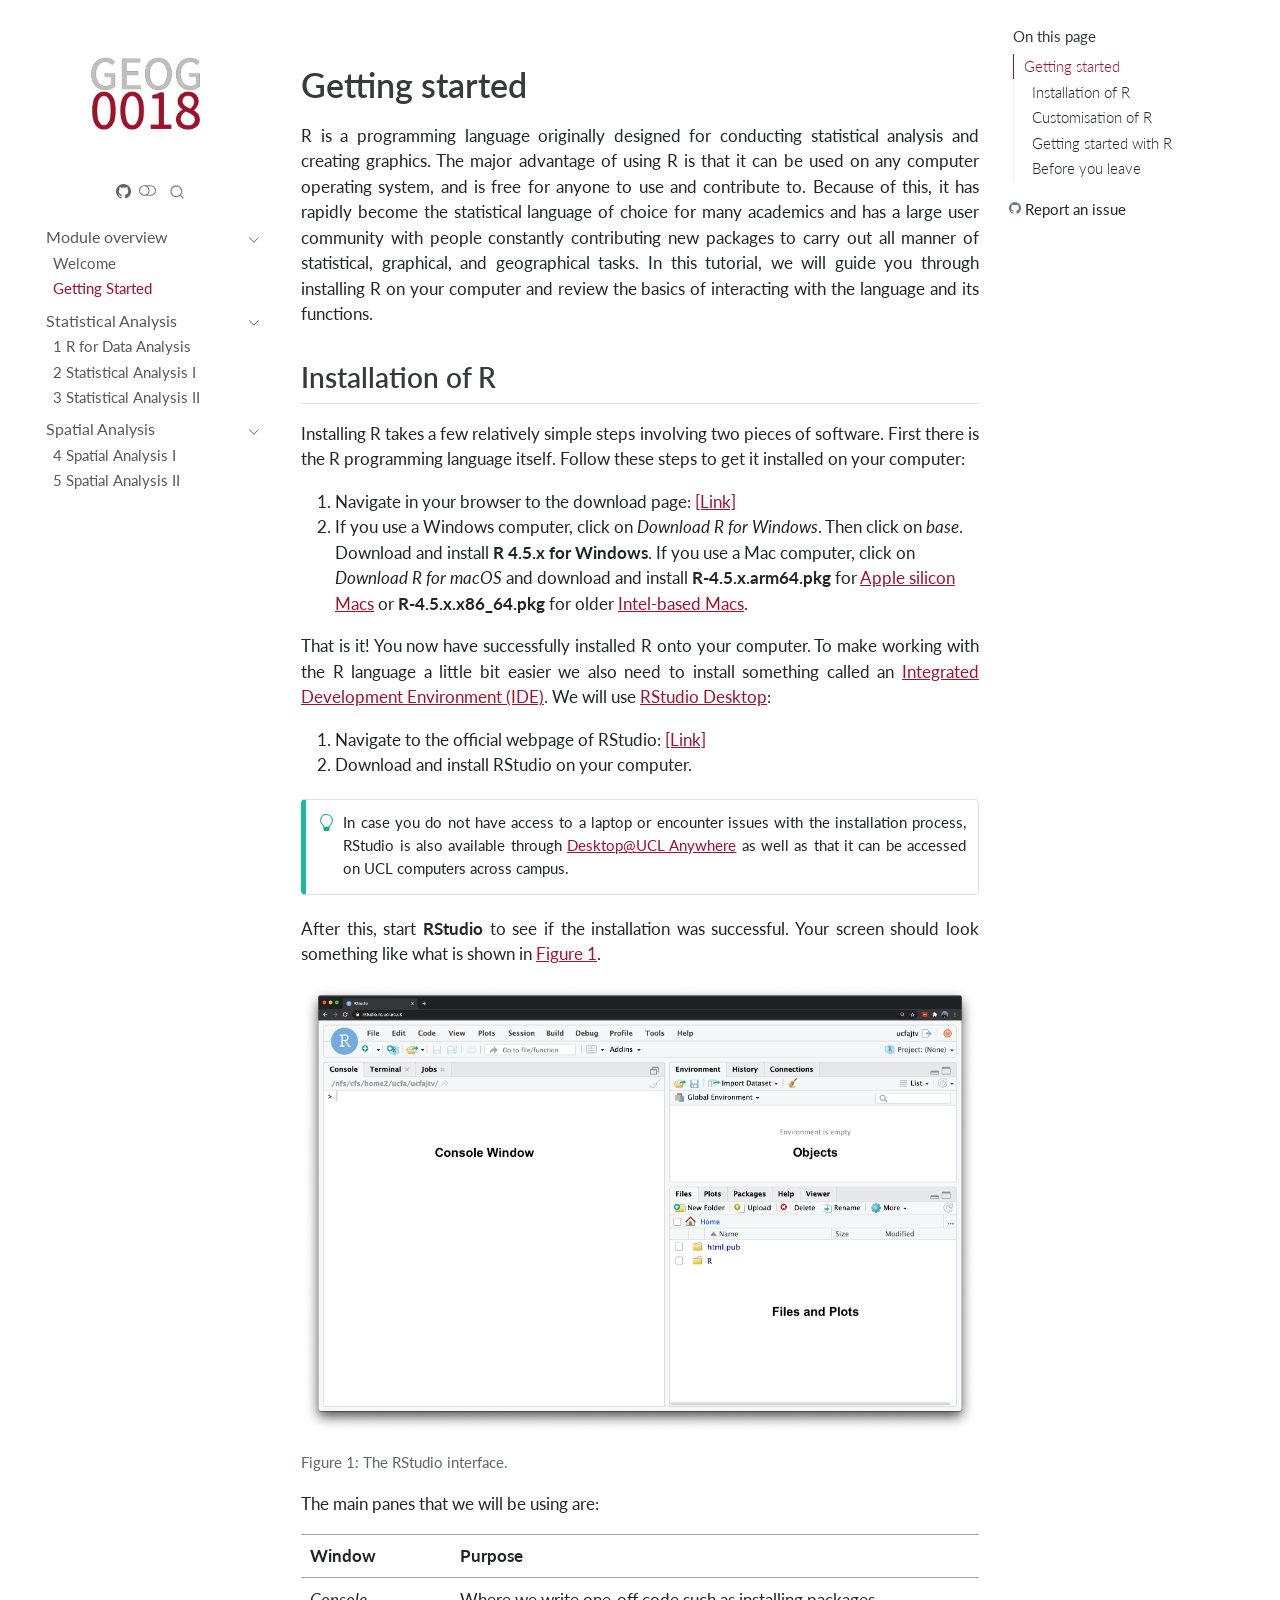
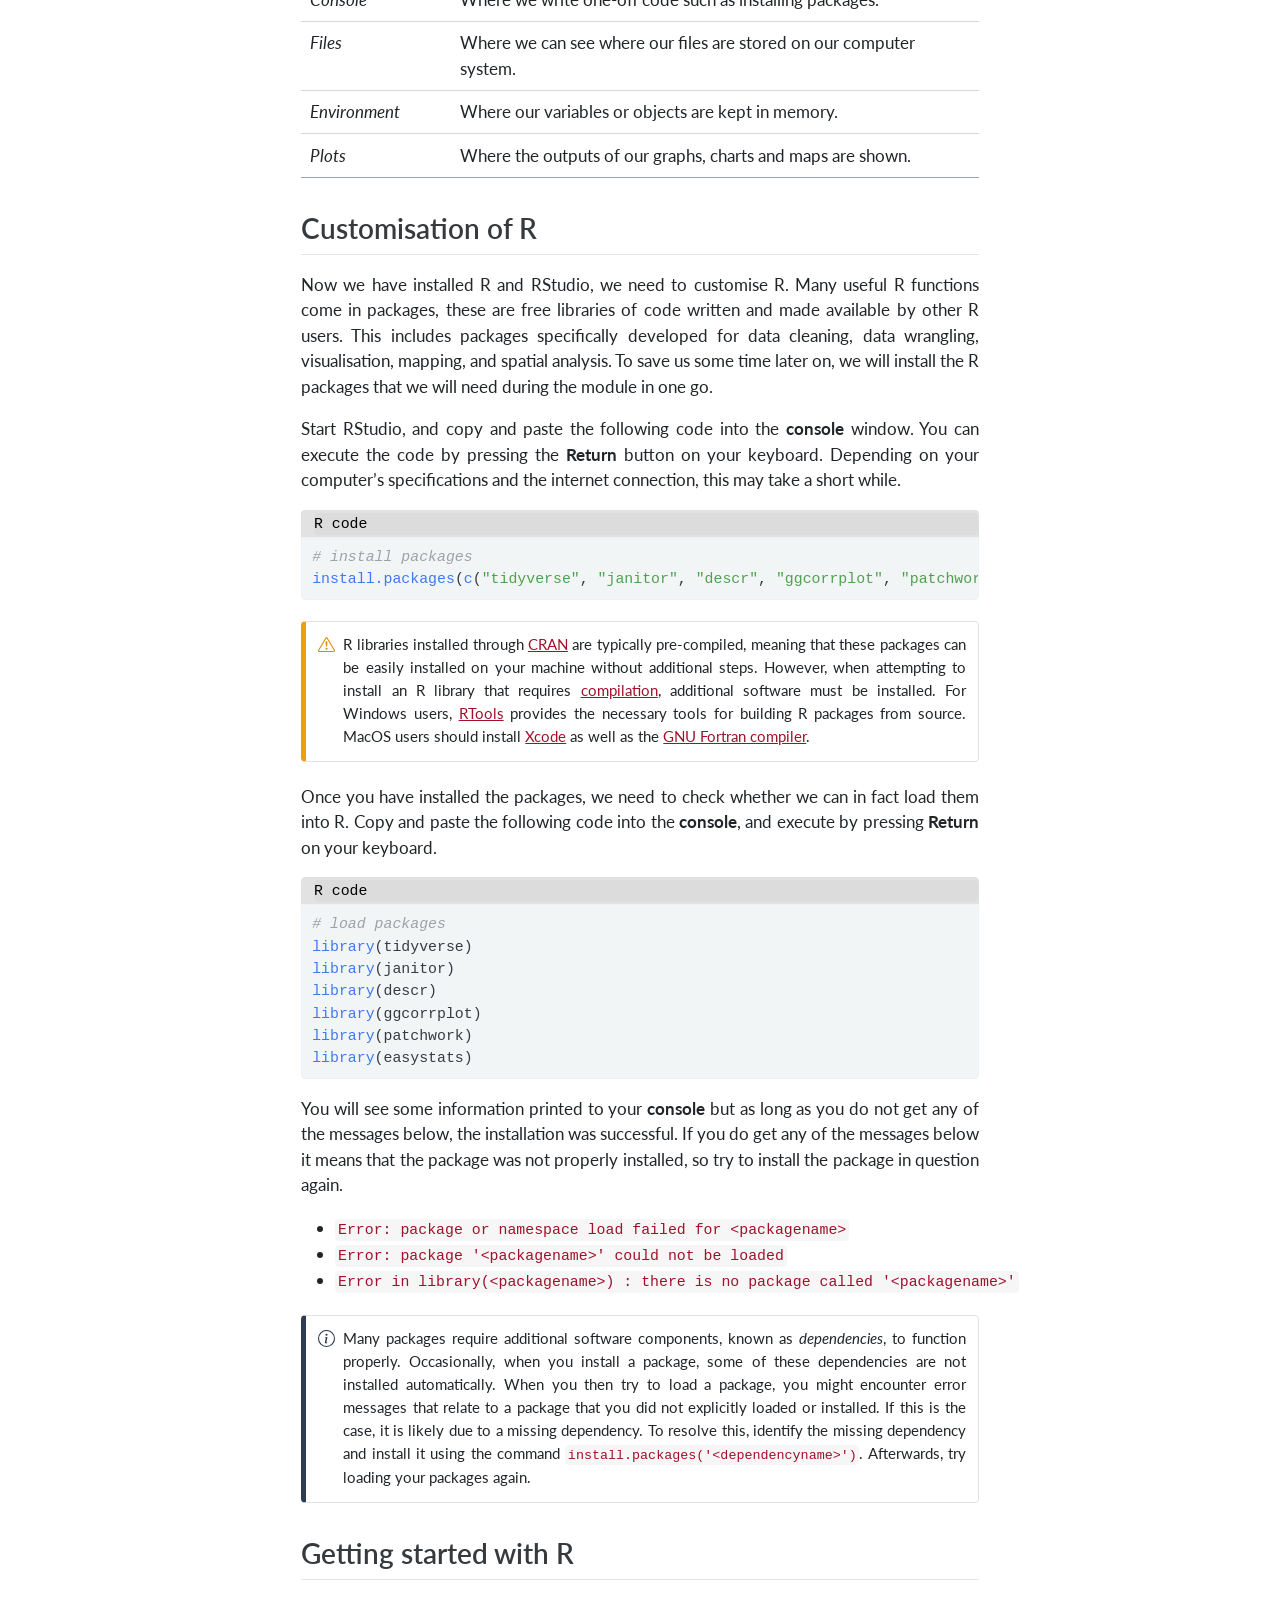
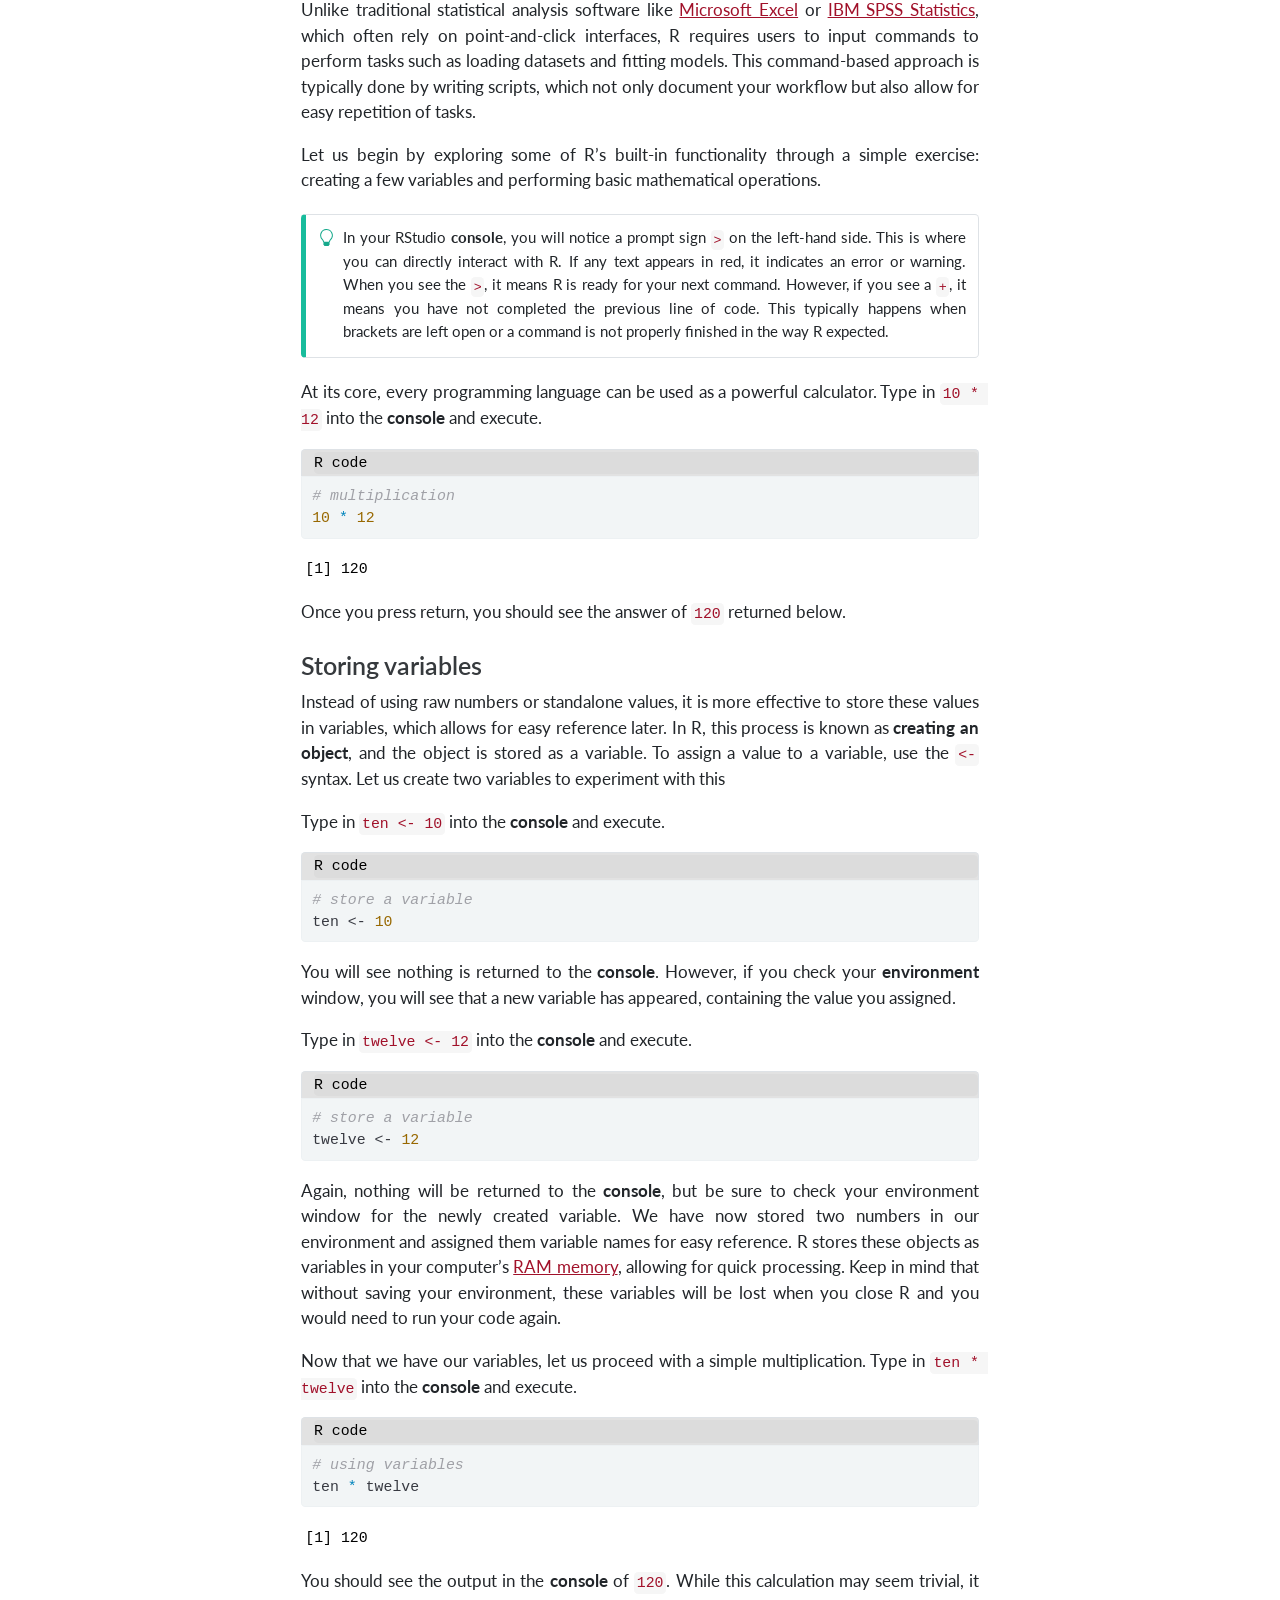
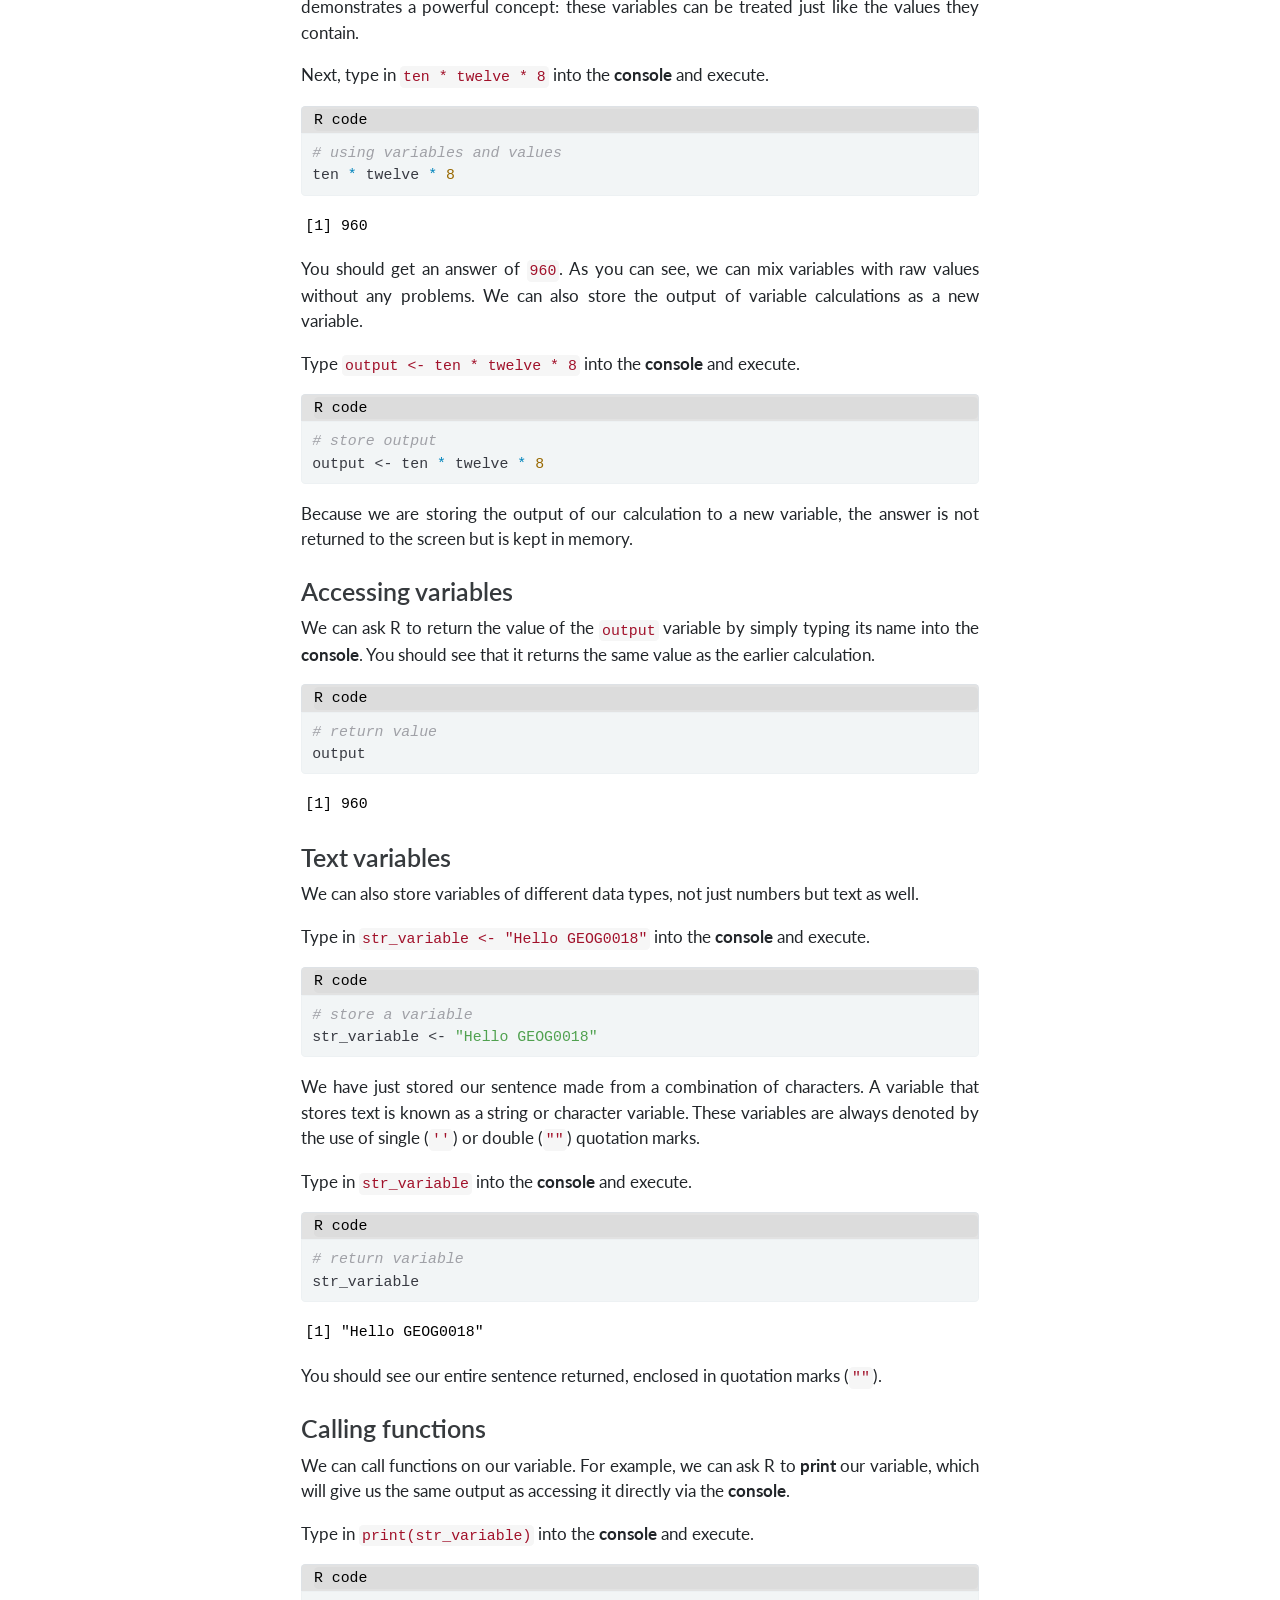
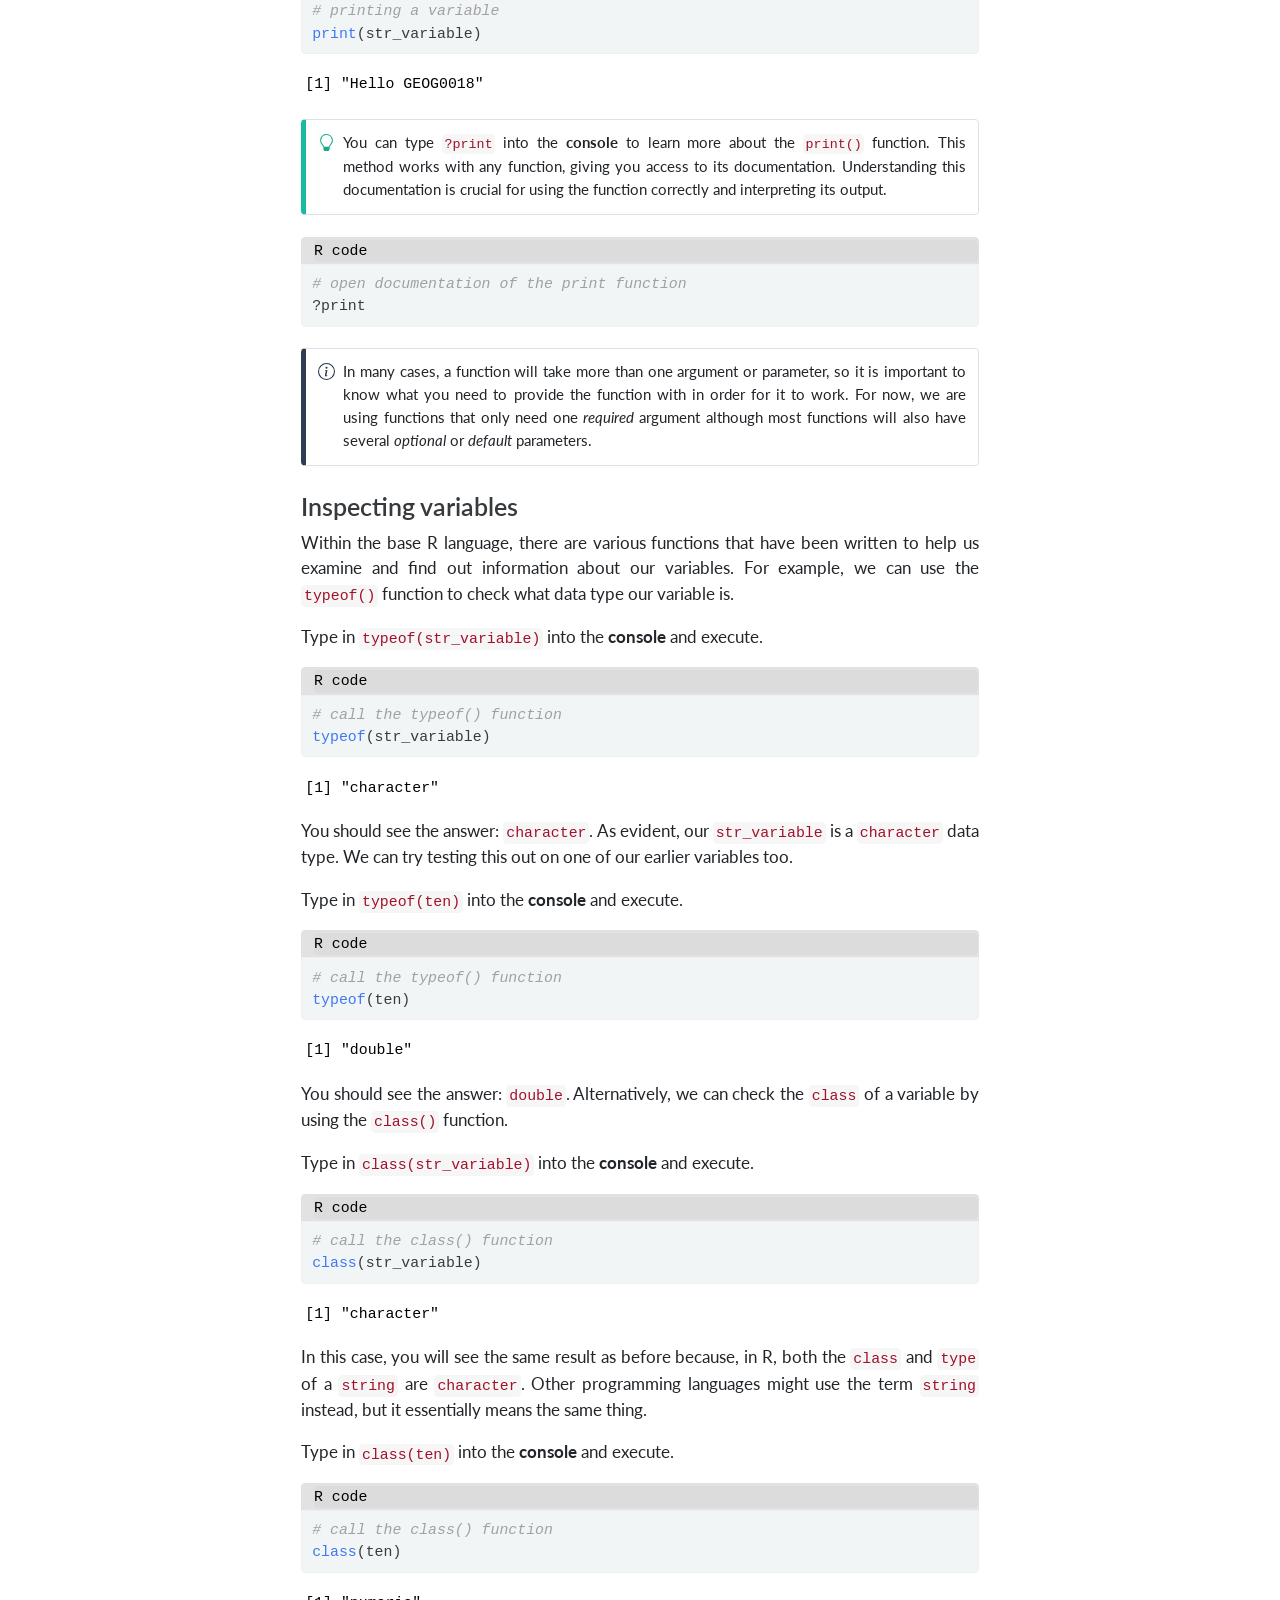
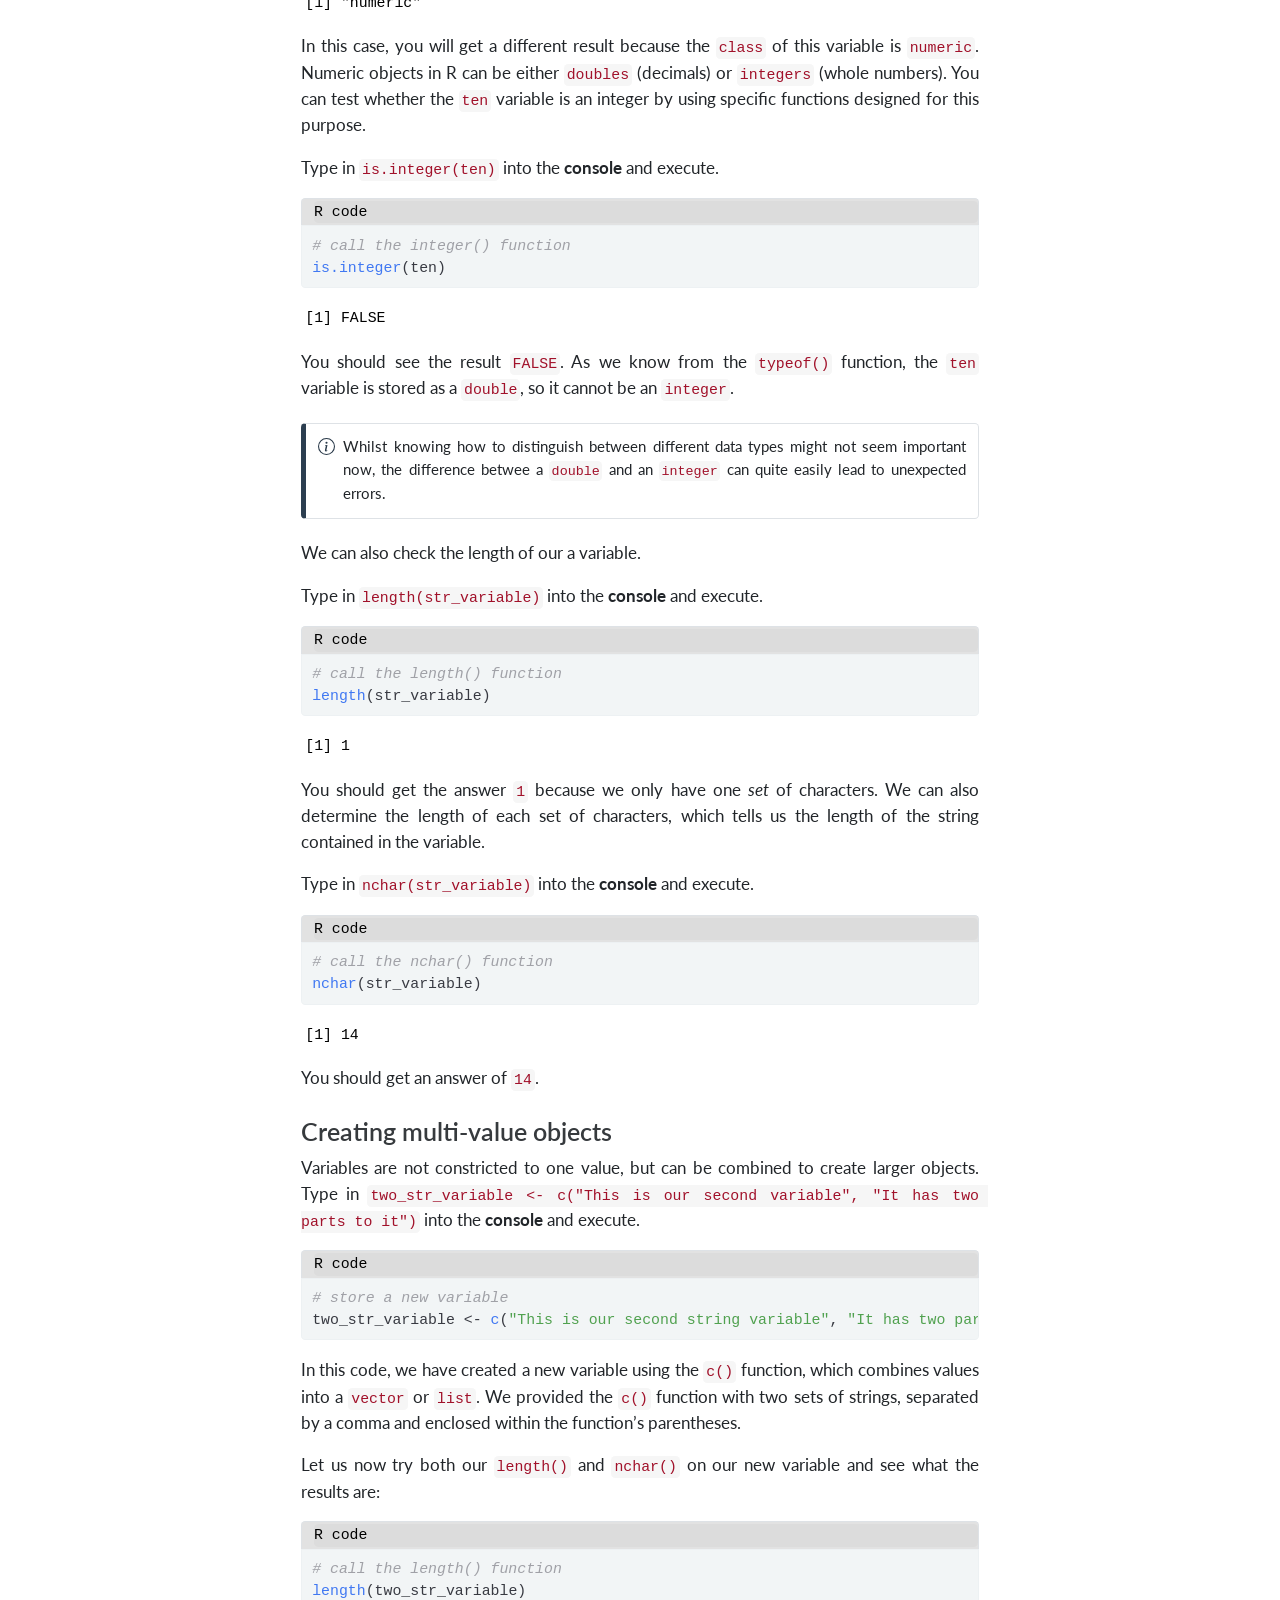
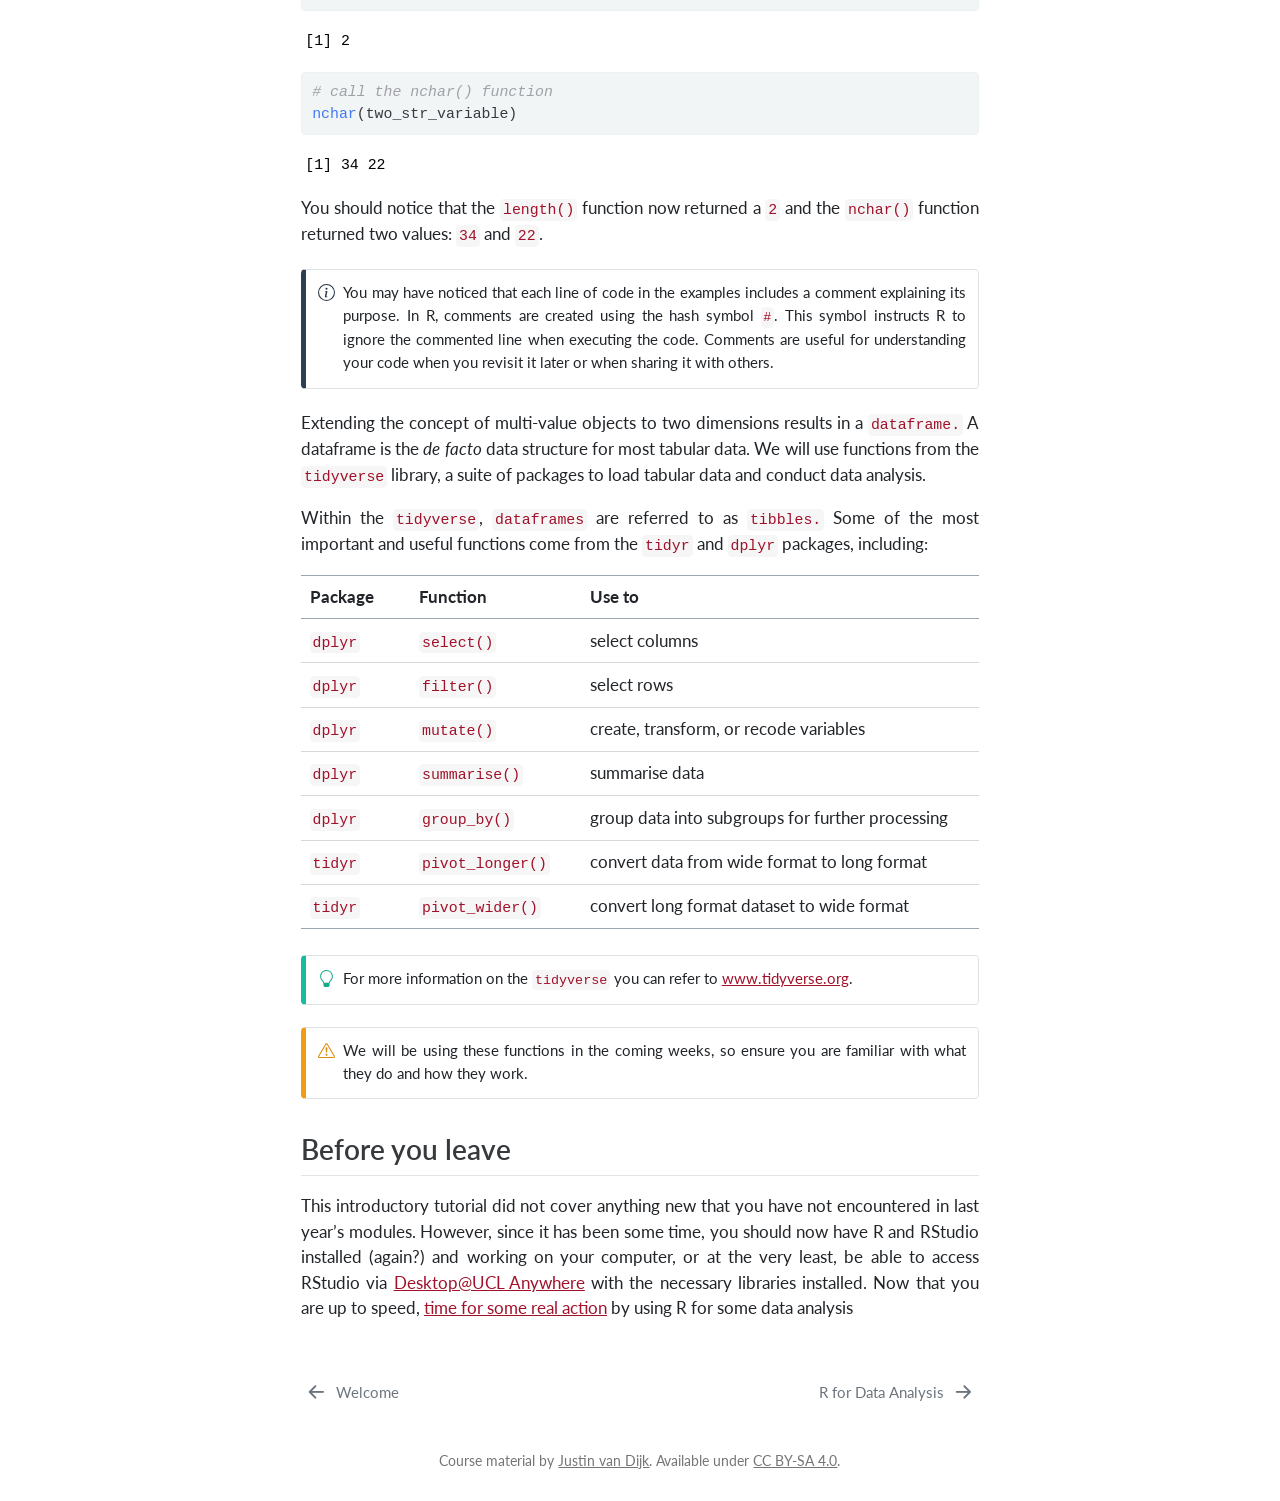
<file: docs/2025-2026/00-installation.html>
<!DOCTYPE html>
<html xmlns="http://www.w3.org/1999/xhtml" lang="en" xml:lang="en"><head>

<meta charset="utf-8">
<meta name="generator" content="quarto-1.3.450">

<meta name="viewport" content="width=device-width, initial-scale=1.0, user-scalable=yes">


<title>GEOG0018</title>
<style>
code{white-space: pre-wrap;}
span.smallcaps{font-variant: small-caps;}
div.columns{display: flex; gap: min(4vw, 1.5em);}
div.column{flex: auto; overflow-x: auto;}
div.hanging-indent{margin-left: 1.5em; text-indent: -1.5em;}
ul.task-list{list-style: none;}
ul.task-list li input[type="checkbox"] {
  width: 0.8em;
  margin: 0 0.8em 0.2em -1em; /* quarto-specific, see https://github.com/quarto-dev/quarto-cli/issues/4556 */ 
  vertical-align: middle;
}
/* CSS for syntax highlighting */
pre > code.sourceCode { white-space: pre; position: relative; }
pre > code.sourceCode > span { display: inline-block; line-height: 1.25; }
pre > code.sourceCode > span:empty { height: 1.2em; }
.sourceCode { overflow: visible; }
code.sourceCode > span { color: inherit; text-decoration: inherit; }
div.sourceCode { margin: 1em 0; }
pre.sourceCode { margin: 0; }
@media screen {
div.sourceCode { overflow: auto; }
}
@media print {
pre > code.sourceCode { white-space: pre-wrap; }
pre > code.sourceCode > span { text-indent: -5em; padding-left: 5em; }
}
pre.numberSource code
  { counter-reset: source-line 0; }
pre.numberSource code > span
  { position: relative; left: -4em; counter-increment: source-line; }
pre.numberSource code > span > a:first-child::before
  { content: counter(source-line);
    position: relative; left: -1em; text-align: right; vertical-align: baseline;
    border: none; display: inline-block;
    -webkit-touch-callout: none; -webkit-user-select: none;
    -khtml-user-select: none; -moz-user-select: none;
    -ms-user-select: none; user-select: none;
    padding: 0 4px; width: 4em;
  }
pre.numberSource { margin-left: 3em;  padding-left: 4px; }
div.sourceCode
  {   }
@media screen {
pre > code.sourceCode > span > a:first-child::before { text-decoration: underline; }
}
</style>


<script src="site_libs/quarto-nav/quarto-nav.js"></script>
<script src="site_libs/quarto-nav/headroom.min.js"></script>
<script src="site_libs/clipboard/clipboard.min.js"></script>
<script src="site_libs/quarto-search/autocomplete.umd.js"></script>
<script src="site_libs/quarto-search/fuse.min.js"></script>
<script src="site_libs/quarto-search/quarto-search.js"></script>
<meta name="quarto:offset" content="./">
<link href="./01-recap.html" rel="next">
<link href="./00-index.html" rel="prev">
<script src="site_libs/quarto-html/quarto.js"></script>
<script src="site_libs/quarto-html/popper.min.js"></script>
<script src="site_libs/quarto-html/tippy.umd.min.js"></script>
<script src="site_libs/quarto-html/anchor.min.js"></script>
<link href="site_libs/quarto-html/tippy.css" rel="stylesheet">
<link href="site_libs/quarto-html/quarto-syntax-highlighting.css" rel="stylesheet" class="quarto-color-scheme" id="quarto-text-highlighting-styles">
<link href="site_libs/quarto-html/quarto-syntax-highlighting-dark.css" rel="prefetch" class="quarto-color-scheme quarto-color-alternate" id="quarto-text-highlighting-styles">
<script src="site_libs/bootstrap/bootstrap.min.js"></script>
<link href="site_libs/bootstrap/bootstrap-icons.css" rel="stylesheet">
<link href="site_libs/bootstrap/bootstrap.min.css" rel="stylesheet" class="quarto-color-scheme" id="quarto-bootstrap" data-mode="light">
<link href="site_libs/bootstrap/bootstrap-dark.min.css" rel="prefetch" class="quarto-color-scheme quarto-color-alternate" id="quarto-bootstrap" data-mode="dark">
<script id="quarto-search-options" type="application/json">{
  "location": "sidebar",
  "copy-button": false,
  "collapse-after": 3,
  "panel-placement": "start",
  "type": "overlay",
  "limit": 20,
  "language": {
    "search-no-results-text": "No results",
    "search-matching-documents-text": "matching documents",
    "search-copy-link-title": "Copy link to search",
    "search-hide-matches-text": "Hide additional matches",
    "search-more-match-text": "more match in this document",
    "search-more-matches-text": "more matches in this document",
    "search-clear-button-title": "Clear",
    "search-detached-cancel-button-title": "Cancel",
    "search-submit-button-title": "Submit",
    "search-label": "Search"
  }
}</script>
<style>html{ scroll-behavior: smooth; }</style>


<link rel="stylesheet" href="assets/styles.css">
</head>

<body class="nav-sidebar floating">

<div id="quarto-search-results"></div>
  <header id="quarto-header" class="headroom fixed-top">
  <nav class="quarto-secondary-nav">
    <div class="container-fluid d-flex">
      <button type="button" class="quarto-btn-toggle btn" data-bs-toggle="collapse" data-bs-target="#quarto-sidebar,#quarto-sidebar-glass" aria-controls="quarto-sidebar" aria-expanded="false" aria-label="Toggle sidebar navigation" onclick="if (window.quartoToggleHeadroom) { window.quartoToggleHeadroom(); }">
        <i class="bi bi-layout-text-sidebar-reverse"></i>
      </button>
      <nav class="quarto-page-breadcrumbs" aria-label="breadcrumb"><ol class="breadcrumb"><li class="breadcrumb-item"><a href="./00-index.html">Module overview</a></li><li class="breadcrumb-item"><a href="./00-installation.html">Getting Started</a></li></ol></nav>
      <a class="flex-grow-1" role="button" data-bs-toggle="collapse" data-bs-target="#quarto-sidebar,#quarto-sidebar-glass" aria-controls="quarto-sidebar" aria-expanded="false" aria-label="Toggle sidebar navigation" onclick="if (window.quartoToggleHeadroom) { window.quartoToggleHeadroom(); }">      
      </a>
      <button type="button" class="btn quarto-search-button" aria-label="" onclick="window.quartoOpenSearch();">
        <i class="bi bi-search"></i>
      </button>
    </div>
  </nav>
</header>
<!-- content -->
<div id="quarto-content" class="quarto-container page-columns page-rows-contents page-layout-article">
<!-- sidebar -->
  <nav id="quarto-sidebar" class="sidebar collapse collapse-horizontal sidebar-navigation floating overflow-auto">
    <div class="pt-lg-2 mt-2 text-left sidebar-header">
      <a href="./index.html" class="sidebar-logo-link">
      <img src="./assets/logo.svg" alt="" class="sidebar-logo py-0 d-lg-inline d-none">
      </a>
      <div class="sidebar-tools-main tools-wide">
    <a href="https://github.com/jtvandijk/GEOG0018" rel="" title="" class="quarto-navigation-tool px-1" aria-label=""><i class="bi bi-github"></i></a>
  <a href="" class="quarto-color-scheme-toggle quarto-navigation-tool  px-1" onclick="window.quartoToggleColorScheme(); return false;" title="Toggle dark mode"><i class="bi"></i></a>
    <div id="quarto-search" class="quarto-navigation-tool px-1" title="Search"></div>
</div>
      </div>
    <div class="sidebar-menu-container"> 
    <ul class="list-unstyled mt-1">
        <li class="sidebar-item sidebar-item-section">
      <div class="sidebar-item-container"> 
            <a class="sidebar-item-text sidebar-link text-start" data-bs-toggle="collapse" data-bs-target="#quarto-sidebar-section-1" aria-expanded="true">
 <span class="menu-text">Module overview</span></a>
          <a class="sidebar-item-toggle text-start" data-bs-toggle="collapse" data-bs-target="#quarto-sidebar-section-1" aria-expanded="true" aria-label="Toggle section">
            <i class="bi bi-chevron-right ms-2"></i>
          </a> 
      </div>
      <ul id="quarto-sidebar-section-1" class="collapse list-unstyled sidebar-section depth1 show">  
          <li class="sidebar-item">
  <div class="sidebar-item-container"> 
  <a href="./00-index.html" class="sidebar-item-text sidebar-link">
 <span class="menu-text">Welcome</span></a>
  </div>
</li>
          <li class="sidebar-item">
  <div class="sidebar-item-container"> 
  <a href="./00-installation.html" class="sidebar-item-text sidebar-link active">
 <span class="menu-text">Getting Started</span></a>
  </div>
</li>
      </ul>
  </li>
        <li class="sidebar-item sidebar-item-section">
      <div class="sidebar-item-container"> 
            <a class="sidebar-item-text sidebar-link text-start" data-bs-toggle="collapse" data-bs-target="#quarto-sidebar-section-2" aria-expanded="true">
 <span class="menu-text">Statistical Analysis</span></a>
          <a class="sidebar-item-toggle text-start" data-bs-toggle="collapse" data-bs-target="#quarto-sidebar-section-2" aria-expanded="true" aria-label="Toggle section">
            <i class="bi bi-chevron-right ms-2"></i>
          </a> 
      </div>
      <ul id="quarto-sidebar-section-2" class="collapse list-unstyled sidebar-section depth1 show">  
          <li class="sidebar-item">
  <div class="sidebar-item-container"> 
  <a href="./01-recap.html" class="sidebar-item-text sidebar-link">
 <span class="menu-text">1 R for Data Analysis</span></a>
  </div>
</li>
          <li class="sidebar-item">
  <div class="sidebar-item-container"> 
  <a href="./02-statistics1.html" class="sidebar-item-text sidebar-link">
 <span class="menu-text">2 Statistical Analysis I</span></a>
  </div>
</li>
          <li class="sidebar-item">
  <div class="sidebar-item-container"> 
  <a href="./03-statistics2.html" class="sidebar-item-text sidebar-link">
 <span class="menu-text">3 Statistical Analysis II</span></a>
  </div>
</li>
      </ul>
  </li>
        <li class="sidebar-item sidebar-item-section">
      <div class="sidebar-item-container"> 
            <a class="sidebar-item-text sidebar-link text-start" data-bs-toggle="collapse" data-bs-target="#quarto-sidebar-section-3" aria-expanded="true">
 <span class="menu-text">Spatial Analysis</span></a>
          <a class="sidebar-item-toggle text-start" data-bs-toggle="collapse" data-bs-target="#quarto-sidebar-section-3" aria-expanded="true" aria-label="Toggle section">
            <i class="bi bi-chevron-right ms-2"></i>
          </a> 
      </div>
      <ul id="quarto-sidebar-section-3" class="collapse list-unstyled sidebar-section depth1 show">  
          <li class="sidebar-item">
  <div class="sidebar-item-container"> 
  <a href="./04-spatial1.html" class="sidebar-item-text sidebar-link">
 <span class="menu-text">4 Spatial Analysis I</span></a>
  </div>
</li>
          <li class="sidebar-item">
  <div class="sidebar-item-container"> 
  <a href="./05-spatial2.html" class="sidebar-item-text sidebar-link">
 <span class="menu-text">5 Spatial Analysis II</span></a>
  </div>
</li>
      </ul>
  </li>
    </ul>
    </div>
</nav>
<div id="quarto-sidebar-glass" data-bs-toggle="collapse" data-bs-target="#quarto-sidebar,#quarto-sidebar-glass"></div>
<!-- margin-sidebar -->
    <div id="quarto-margin-sidebar" class="sidebar margin-sidebar">
        <nav id="TOC" role="doc-toc" class="toc-active">
    <h2 id="toc-title">On this page</h2>
   
  <ul>
  <li><a href="#getting-started" id="toc-getting-started" class="nav-link active" data-scroll-target="#getting-started">Getting started</a>
  <ul class="collapse">
  <li><a href="#installation-of-r" id="toc-installation-of-r" class="nav-link" data-scroll-target="#installation-of-r">Installation of R</a></li>
  <li><a href="#customisation-of-r" id="toc-customisation-of-r" class="nav-link" data-scroll-target="#customisation-of-r">Customisation of R</a></li>
  <li><a href="#getting-started-with-r" id="toc-getting-started-with-r" class="nav-link" data-scroll-target="#getting-started-with-r">Getting started with R</a>
  <ul class="collapse">
  <li><a href="#storing-variables" id="toc-storing-variables" class="nav-link" data-scroll-target="#storing-variables">Storing variables</a></li>
  <li><a href="#accessing-variables" id="toc-accessing-variables" class="nav-link" data-scroll-target="#accessing-variables">Accessing variables</a></li>
  <li><a href="#text-variables" id="toc-text-variables" class="nav-link" data-scroll-target="#text-variables">Text variables</a></li>
  <li><a href="#calling-functions" id="toc-calling-functions" class="nav-link" data-scroll-target="#calling-functions">Calling functions</a></li>
  <li><a href="#inspecting-variables" id="toc-inspecting-variables" class="nav-link" data-scroll-target="#inspecting-variables">Inspecting variables</a></li>
  <li><a href="#creating-multi-value-objects" id="toc-creating-multi-value-objects" class="nav-link" data-scroll-target="#creating-multi-value-objects">Creating multi-value objects</a></li>
  </ul></li>
  <li><a href="#before-you-leave" id="toc-before-you-leave" class="nav-link" data-scroll-target="#before-you-leave">Before you leave</a></li>
  </ul></li>
  </ul>
<div class="toc-actions"><div><i class="bi bi-github"></i></div><div class="action-links"><p><a href="https://github.com/jtvandijk/GEOG0018/issues/new" class="toc-action">Report an issue</a></p></div></div></nav>
    </div>
<!-- main -->
<main class="content" id="quarto-document-content">



<section id="getting-started" class="level1 unnumbered">
<h1 class="unnumbered">Getting started</h1>
<p>R is a programming language originally designed for conducting statistical analysis and creating graphics. The major advantage of using R is that it can be used on any computer operating system, and is free for anyone to use and contribute to. Because of this, it has rapidly become the statistical language of choice for many academics and has a large user community with people constantly contributing new packages to carry out all manner of statistical, graphical, and geographical tasks. In this tutorial, we will guide you through installing R on your computer and review the basics of interacting with the language and its functions.</p>
<section id="installation-of-r" class="level2 unnumbered">
<h2 class="unnumbered anchored" data-anchor-id="installation-of-r">Installation of R</h2>
<p>Installing R takes a few relatively simple steps involving two pieces of software. First there is the R programming language itself. Follow these steps to get it installed on your computer:</p>
<ol type="1">
<li>Navigate in your browser to the download page: <a href="https://cran.r-project.org/">[Link]</a></li>
<li>If you use a Windows computer, click on <em>Download R for Windows</em>. Then click on <em>base</em>. Download and install <strong>R 4.5.x for Windows</strong>. If you use a Mac computer, click on <em>Download R for macOS</em> and download and install <strong>R-4.5.x.arm64.pkg</strong> for <a href="https://support.apple.com/en-gb/HT211814">Apple silicon Macs</a> or <strong>R-4.5.x.x86_64.pkg</strong> for older <a href="https://support.apple.com/en-gb/HT211814">Intel-based Macs</a>.</li>
</ol>
<p>That is it! You now have successfully installed R onto your computer. To make working with the R language a little bit easier we also need to install something called an <a href="https://en.wikipedia.org/wiki/Integrated_development_environment">Integrated Development Environment (IDE)</a>. We will use <a href="https://posit.co/download/rstudio-desktop/">RStudio Desktop</a>:</p>
<ol type="1">
<li>Navigate to the official webpage of RStudio: <a href="https://posit.co/download/rstudio-desktop/#download">[Link]</a></li>
<li>Download and install RStudio on your computer.</li>
</ol>
<div class="callout callout-style-simple callout-tip">
<div class="callout-body d-flex">
<div class="callout-icon-container">
<i class="callout-icon"></i>
</div>
<div class="callout-body-container">
<p>In case you do not have access to a laptop or encounter issues with the installation process, RStudio is also available through <a href="https://www.ucl.ac.uk/isd/services/computers/remote-access/desktopucl-anywhere">Desktop@UCL Anywhere</a> as well as that it can be accessed on UCL computers across campus.</p>
</div>
</div>
</div>
<p>After this, start <strong>RStudio</strong> to see if the installation was successful. Your screen should look something like what is shown in <a href="#fig-rstudio-interface">Figure&nbsp;1</a>.</p>
<div class="cell" data-hash="00-installation_cache/html/fig-rstudio-interface_d9cb0cb6726cba62acafb0746e634334">
<div class="cell-output-display">
<div id="fig-rstudio-interface" class="quarto-figure quarto-figure-center anchored">
<figure class="figure">
<p><img src="images/w06/rstudio-interface.png" class="img-fluid figure-img" width="1090"></p>
<figcaption class="figure-caption">Figure&nbsp;1: The RStudio interface.</figcaption>
</figure>
</div>
</div>
</div>
<p>The main panes that we will be using are:</p>
<table class="table">
<colgroup>
<col style="width: 22%">
<col style="width: 77%">
</colgroup>
<thead>
<tr class="header">
<th style="text-align: left;">Window</th>
<th style="text-align: left;">Purpose</th>
</tr>
</thead>
<tbody>
<tr class="odd">
<td style="text-align: left;"><em>Console</em></td>
<td style="text-align: left;">Where we write one-off code such as installing packages.</td>
</tr>
<tr class="even">
<td style="text-align: left;"><em>Files</em></td>
<td style="text-align: left;">Where we can see where our files are stored on our computer system.</td>
</tr>
<tr class="odd">
<td style="text-align: left;"><em>Environment</em></td>
<td style="text-align: left;">Where our variables or objects are kept in memory.</td>
</tr>
<tr class="even">
<td style="text-align: left;"><em>Plots</em></td>
<td style="text-align: left;">Where the outputs of our graphs, charts and maps are shown.</td>
</tr>
</tbody>
</table>
</section>
<section id="customisation-of-r" class="level2 unnumbered">
<h2 class="unnumbered anchored" data-anchor-id="customisation-of-r">Customisation of R</h2>
<p>Now we have installed R and RStudio, we need to customise R. Many useful R functions come in packages, these are free libraries of code written and made available by other R users. This includes packages specifically developed for data cleaning, data wrangling, visualisation, mapping, and spatial analysis. To save us some time later on, we will install the R packages that we will need during the module in one go.</p>
<p>Start RStudio, and copy and paste the following code into the <strong>console</strong> window. You can execute the code by pressing the <strong>Return</strong> button on your keyboard. Depending on your computer’s specifications and the internet connection, this may take a short while.</p>
<div class="cell" data-warnings="true" data-hash="00-installation_cache/html/01-install-libaries_3e2a73153517fda601c4ca24748a7491">
<div class="code-with-filename">
<div class="code-with-filename-file">
<pre><strong>R code</strong></pre>
</div>
<div class="sourceCode cell-code" id="cb1"><pre class="sourceCode r code-with-copy"><code class="sourceCode r"><span id="cb1-1"><a href="#cb1-1" aria-hidden="true" tabindex="-1"></a><span class="co"># install packages</span></span>
<span id="cb1-2"><a href="#cb1-2" aria-hidden="true" tabindex="-1"></a><span class="fu">install.packages</span>(<span class="fu">c</span>(<span class="st">"tidyverse"</span>, <span class="st">"janitor"</span>, <span class="st">"descr"</span>, <span class="st">"ggcorrplot"</span>, <span class="st">"patchwork"</span>, <span class="st">"easystats"</span>))</span></code><button title="Copy to Clipboard" class="code-copy-button"><i class="bi"></i></button></pre></div>
</div>
</div>
<div class="callout callout-style-simple callout-warning">
<div class="callout-body d-flex">
<div class="callout-icon-container">
<i class="callout-icon"></i>
</div>
<div class="callout-body-container">
<p>R libraries installed through <a href="https://cran.r-project.org/">CRAN</a> are typically pre-compiled, meaning that these packages can be easily installed on your machine without additional steps. However, when attempting to install an R library that requires <a href="https://en.wikipedia.org/wiki/Compiler">compilation</a>, additional software must be installed. For Windows users, <a href="https://cran.r-project.org/">RTools</a> provides the necessary tools for building R packages from source. MacOS users should install <a href="https://mac.r-project.org/tools/">Xcode</a> as well as the <a href="https://mac.r-project.org/tools/">GNU Fortran compiler</a>.</p>
</div>
</div>
</div>
<p>Once you have installed the packages, we need to check whether we can in fact load them into R. Copy and paste the following code into the <strong>console</strong>, and execute by pressing <strong>Return</strong> on your keyboard.</p>
<div class="cell" data-warnings="true" data-verbose="true" data-hash="00-installation_cache/html/01-load-libaries_2f84c7b56569e98b744bdb4c23c202df">
<div class="code-with-filename">
<div class="code-with-filename-file">
<pre><strong>R code</strong></pre>
</div>
<div class="sourceCode cell-code" id="cb2"><pre class="sourceCode r code-with-copy"><code class="sourceCode r"><span id="cb2-1"><a href="#cb2-1" aria-hidden="true" tabindex="-1"></a><span class="co"># load packages</span></span>
<span id="cb2-2"><a href="#cb2-2" aria-hidden="true" tabindex="-1"></a><span class="fu">library</span>(tidyverse)</span>
<span id="cb2-3"><a href="#cb2-3" aria-hidden="true" tabindex="-1"></a><span class="fu">library</span>(janitor)</span>
<span id="cb2-4"><a href="#cb2-4" aria-hidden="true" tabindex="-1"></a><span class="fu">library</span>(descr)</span>
<span id="cb2-5"><a href="#cb2-5" aria-hidden="true" tabindex="-1"></a><span class="fu">library</span>(ggcorrplot)</span>
<span id="cb2-6"><a href="#cb2-6" aria-hidden="true" tabindex="-1"></a><span class="fu">library</span>(patchwork)</span>
<span id="cb2-7"><a href="#cb2-7" aria-hidden="true" tabindex="-1"></a><span class="fu">library</span>(easystats)</span></code><button title="Copy to Clipboard" class="code-copy-button"><i class="bi"></i></button></pre></div>
</div>
</div>
<p>You will see some information printed to your <strong>console</strong> but as long as you do not get any of the messages below, the installation was successful. If you do get any of the messages below it means that the package was not properly installed, so try to install the package in question again.</p>
<ul>
<li><code>Error: package or namespace load failed for &lt;packagename&gt;</code></li>
<li><code>Error: package '&lt;packagename&gt;' could not be loaded</code></li>
<li><code>Error in library(&lt;packagename&gt;) : there is no package called '&lt;packagename&gt;'</code></li>
</ul>
<div class="callout callout-style-simple callout-note">
<div class="callout-body d-flex">
<div class="callout-icon-container">
<i class="callout-icon"></i>
</div>
<div class="callout-body-container">
<p>Many packages require additional software components, known as <em>dependencies</em>, to function properly. Occasionally, when you install a package, some of these dependencies are not installed automatically. When you then try to load a package, you might encounter error messages that relate to a package that you did not explicitly loaded or installed. If this is the case, it is likely due to a missing dependency. To resolve this, identify the missing dependency and install it using the command <code>install.packages('&lt;dependencyname&gt;')</code>. Afterwards, try loading your packages again.</p>
</div>
</div>
</div>
</section>
<section id="getting-started-with-r" class="level2 unnumbered">
<h2 class="unnumbered anchored" data-anchor-id="getting-started-with-r">Getting started with R</h2>
<p>Unlike traditional statistical analysis software like <a href="https://www.microsoft.com/en-us/microsoft-365/excel">Microsoft Excel</a> or <a href="https://www.ibm.com/products/spss-statistics">IBM SPSS Statistics</a>, which often rely on point-and-click interfaces, R requires users to input commands to perform tasks such as loading datasets and fitting models. This command-based approach is typically done by writing scripts, which not only document your workflow but also allow for easy repetition of tasks.</p>
<p>Let us begin by exploring some of R’s built-in functionality through a simple exercise: creating a few variables and performing basic mathematical operations.</p>
<div class="callout callout-style-simple callout-tip">
<div class="callout-body d-flex">
<div class="callout-icon-container">
<i class="callout-icon"></i>
</div>
<div class="callout-body-container">
<p>In your RStudio <strong>console</strong>, you will notice a prompt sign <code>&gt;</code> on the left-hand side. This is where you can directly interact with R. If any text appears in red, it indicates an error or warning. When you see the <code>&gt;</code>, it means R is ready for your next command. However, if you see a <code>+</code>, it means you have not completed the previous line of code. This typically happens when brackets are left open or a command is not properly finished in the way R expected.</p>
</div>
</div>
</div>
<p>At its core, every programming language can be used as a powerful calculator. Type in <code>10 * 12</code> into the <strong>console</strong> and execute.</p>
<div class="cell styled-output" data-hash="00-installation_cache/html/01-math1_8907d272ba1ca2295b272a94725c8993">
<div class="code-with-filename">
<div class="code-with-filename-file">
<pre><strong>R code</strong></pre>
</div>
<div class="sourceCode cell-code" id="cb3"><pre class="sourceCode r code-with-copy"><code class="sourceCode r"><span id="cb3-1"><a href="#cb3-1" aria-hidden="true" tabindex="-1"></a><span class="co"># multiplication</span></span>
<span id="cb3-2"><a href="#cb3-2" aria-hidden="true" tabindex="-1"></a><span class="dv">10</span> <span class="sc">*</span> <span class="dv">12</span></span></code><button title="Copy to Clipboard" class="code-copy-button"><i class="bi"></i></button></pre></div>
</div>
<div class="cell-output cell-output-stdout">
<pre><code>[1] 120</code></pre>
</div>
</div>
<p>Once you press return, you should see the answer of <code>120</code> returned below.</p>
<section id="storing-variables" class="level3 unnumbered">
<h3 class="unnumbered anchored" data-anchor-id="storing-variables">Storing variables</h3>
<p>Instead of using raw numbers or standalone values, it is more effective to store these values in variables, which allows for easy reference later. In R, this process is known as <strong>creating an object</strong>, and the object is stored as a variable. To assign a value to a variable, use the <code>&lt;-</code> syntax. Let us create two variables to experiment with this</p>
<p>Type in <code>ten &lt;- 10</code> into the <strong>console</strong> and execute.</p>
<div class="cell styled-output" data-hash="00-installation_cache/html/01-math2_e40fbc8a812f29a4dce42be0b6af47ce">
<div class="code-with-filename">
<div class="code-with-filename-file">
<pre><strong>R code</strong></pre>
</div>
<div class="sourceCode cell-code" id="cb5"><pre class="sourceCode r code-with-copy"><code class="sourceCode r"><span id="cb5-1"><a href="#cb5-1" aria-hidden="true" tabindex="-1"></a><span class="co"># store a variable</span></span>
<span id="cb5-2"><a href="#cb5-2" aria-hidden="true" tabindex="-1"></a>ten <span class="ot">&lt;-</span> <span class="dv">10</span></span></code><button title="Copy to Clipboard" class="code-copy-button"><i class="bi"></i></button></pre></div>
</div>
</div>
<p>You will see nothing is returned to the <strong>console</strong>. However, if you check your <strong>environment</strong> window, you will see that a new variable has appeared, containing the value you assigned.</p>
<p>Type in <code>twelve &lt;- 12</code> into the <strong>console</strong> and execute.</p>
<div class="cell styled-output" data-hash="00-installation_cache/html/01-math3_5cfbaa0c99fa0cc133910408dfdfedbd">
<div class="code-with-filename">
<div class="code-with-filename-file">
<pre><strong>R code</strong></pre>
</div>
<div class="sourceCode cell-code" id="cb6"><pre class="sourceCode r code-with-copy"><code class="sourceCode r"><span id="cb6-1"><a href="#cb6-1" aria-hidden="true" tabindex="-1"></a><span class="co"># store a variable</span></span>
<span id="cb6-2"><a href="#cb6-2" aria-hidden="true" tabindex="-1"></a>twelve <span class="ot">&lt;-</span> <span class="dv">12</span></span></code><button title="Copy to Clipboard" class="code-copy-button"><i class="bi"></i></button></pre></div>
</div>
</div>
<p>Again, nothing will be returned to the <strong>console</strong>, but be sure to check your environment window for the newly created variable. We have now stored two numbers in our environment and assigned them variable names for easy reference. R stores these objects as variables in your computer’s <a href="https://en.wikipedia.org/wiki/Random-access_memory">RAM memory</a>, allowing for quick processing. Keep in mind that without saving your environment, these variables will be lost when you close R and you would need to run your code again.</p>
<p>Now that we have our variables, let us proceed with a simple multiplication. Type in <code>ten * twelve</code> into the <strong>console</strong> and execute.</p>
<div class="cell styled-output" data-hash="00-installation_cache/html/01-math4_79027bdb44502259f68903955dd9fffd">
<div class="code-with-filename">
<div class="code-with-filename-file">
<pre><strong>R code</strong></pre>
</div>
<div class="sourceCode cell-code" id="cb7"><pre class="sourceCode r code-with-copy"><code class="sourceCode r"><span id="cb7-1"><a href="#cb7-1" aria-hidden="true" tabindex="-1"></a><span class="co"># using variables</span></span>
<span id="cb7-2"><a href="#cb7-2" aria-hidden="true" tabindex="-1"></a>ten <span class="sc">*</span> twelve</span></code><button title="Copy to Clipboard" class="code-copy-button"><i class="bi"></i></button></pre></div>
</div>
<div class="cell-output cell-output-stdout">
<pre><code>[1] 120</code></pre>
</div>
</div>
<p>You should see the output in the <strong>console</strong> of <code>120</code>. While this calculation may seem trivial, it demonstrates a powerful concept: these variables can be treated just like the values they contain.</p>
<p>Next, type in <code>ten * twelve * 8</code> into the <strong>console</strong> and execute.</p>
<div class="cell styled-output" data-hash="00-installation_cache/html/01-math5_071e27503b9d3c11cb204e344114f323">
<div class="code-with-filename">
<div class="code-with-filename-file">
<pre><strong>R code</strong></pre>
</div>
<div class="sourceCode cell-code" id="cb9"><pre class="sourceCode r code-with-copy"><code class="sourceCode r"><span id="cb9-1"><a href="#cb9-1" aria-hidden="true" tabindex="-1"></a><span class="co"># using variables and values</span></span>
<span id="cb9-2"><a href="#cb9-2" aria-hidden="true" tabindex="-1"></a>ten <span class="sc">*</span> twelve <span class="sc">*</span> <span class="dv">8</span></span></code><button title="Copy to Clipboard" class="code-copy-button"><i class="bi"></i></button></pre></div>
</div>
<div class="cell-output cell-output-stdout">
<pre><code>[1] 960</code></pre>
</div>
</div>
<p>You should get an answer of <code>960</code>. As you can see, we can mix variables with raw values without any problems. We can also store the output of variable calculations as a new variable.</p>
<p>Type <code>output &lt;- ten * twelve * 8</code> into the <strong>console</strong> and execute.</p>
<div class="cell styled-output" data-hash="00-installation_cache/html/01-math6_55882ad8afa02e5a6ac64c5a9733b2ca">
<div class="code-with-filename">
<div class="code-with-filename-file">
<pre><strong>R code</strong></pre>
</div>
<div class="sourceCode cell-code" id="cb11"><pre class="sourceCode r code-with-copy"><code class="sourceCode r"><span id="cb11-1"><a href="#cb11-1" aria-hidden="true" tabindex="-1"></a><span class="co"># store output</span></span>
<span id="cb11-2"><a href="#cb11-2" aria-hidden="true" tabindex="-1"></a>output <span class="ot">&lt;-</span> ten <span class="sc">*</span> twelve <span class="sc">*</span> <span class="dv">8</span></span></code><button title="Copy to Clipboard" class="code-copy-button"><i class="bi"></i></button></pre></div>
</div>
</div>
<p>Because we are storing the output of our calculation to a new variable, the answer is not returned to the screen but is kept in memory.</p>
</section>
<section id="accessing-variables" class="level3 unnumbered">
<h3 class="unnumbered anchored" data-anchor-id="accessing-variables">Accessing variables</h3>
<p>We can ask R to return the value of the <code>output</code> variable by simply typing its name into the <strong>console</strong>. You should see that it returns the same value as the earlier calculation.</p>
<div class="cell styled-output" data-hash="00-installation_cache/html/01-math7_51fe150c5ef9ca5a2bc3f4608a5f9b9c">
<div class="code-with-filename">
<div class="code-with-filename-file">
<pre><strong>R code</strong></pre>
</div>
<div class="sourceCode cell-code" id="cb12"><pre class="sourceCode r code-with-copy"><code class="sourceCode r"><span id="cb12-1"><a href="#cb12-1" aria-hidden="true" tabindex="-1"></a><span class="co"># return value</span></span>
<span id="cb12-2"><a href="#cb12-2" aria-hidden="true" tabindex="-1"></a>output</span></code><button title="Copy to Clipboard" class="code-copy-button"><i class="bi"></i></button></pre></div>
</div>
<div class="cell-output cell-output-stdout">
<pre><code>[1] 960</code></pre>
</div>
</div>
</section>
<section id="text-variables" class="level3 unnumbered">
<h3 class="unnumbered anchored" data-anchor-id="text-variables">Text variables</h3>
<p>We can also store variables of different data types, not just numbers but text as well.</p>
<p>Type in <code>str_variable &lt;- "Hello GEOG0018"</code> into the <strong>console</strong> and execute.</p>
<div class="cell styled-output" data-hash="00-installation_cache/html/01-str1_32c65406b94b6ba931a5df3b479ba062">
<div class="code-with-filename">
<div class="code-with-filename-file">
<pre><strong>R code</strong></pre>
</div>
<div class="sourceCode cell-code" id="cb14"><pre class="sourceCode r code-with-copy"><code class="sourceCode r"><span id="cb14-1"><a href="#cb14-1" aria-hidden="true" tabindex="-1"></a><span class="co"># store a variable</span></span>
<span id="cb14-2"><a href="#cb14-2" aria-hidden="true" tabindex="-1"></a>str_variable <span class="ot">&lt;-</span> <span class="st">"Hello GEOG0018"</span></span></code><button title="Copy to Clipboard" class="code-copy-button"><i class="bi"></i></button></pre></div>
</div>
</div>
<p>We have just stored our sentence made from a combination of characters. A variable that stores text is known as a string or character variable. These variables are always denoted by the use of single (<code>''</code>) or double (<code>""</code>) quotation marks.</p>
<p>Type in <code>str_variable</code> into the <strong>console</strong> and execute.</p>
<div class="cell styled-output" data-hash="00-installation_cache/html/01-str2_2e433cbc9b904ee803dfeb8c9ee40e4b">
<div class="code-with-filename">
<div class="code-with-filename-file">
<pre><strong>R code</strong></pre>
</div>
<div class="sourceCode cell-code" id="cb15"><pre class="sourceCode r code-with-copy"><code class="sourceCode r"><span id="cb15-1"><a href="#cb15-1" aria-hidden="true" tabindex="-1"></a><span class="co"># return variable</span></span>
<span id="cb15-2"><a href="#cb15-2" aria-hidden="true" tabindex="-1"></a>str_variable</span></code><button title="Copy to Clipboard" class="code-copy-button"><i class="bi"></i></button></pre></div>
</div>
<div class="cell-output cell-output-stdout">
<pre><code>[1] "Hello GEOG0018"</code></pre>
</div>
</div>
<p>You should see our entire sentence returned, enclosed in quotation marks (<code>""</code>).</p>
</section>
<section id="calling-functions" class="level3 unnumbered">
<h3 class="unnumbered anchored" data-anchor-id="calling-functions">Calling functions</h3>
<p>We can call functions on our variable. For example, we can ask R to <strong>print</strong> our variable, which will give us the same output as accessing it directly via the <strong>console</strong>.</p>
<p>Type in <code>print(str_variable)</code> into the <strong>console</strong> and execute.</p>
<div class="cell styled-output" data-hash="00-installation_cache/html/01-str3_79a8566653513dda2f1a82c4472f1183">
<div class="code-with-filename">
<div class="code-with-filename-file">
<pre><strong>R code</strong></pre>
</div>
<div class="sourceCode cell-code" id="cb17"><pre class="sourceCode r code-with-copy"><code class="sourceCode r"><span id="cb17-1"><a href="#cb17-1" aria-hidden="true" tabindex="-1"></a><span class="co"># printing a variable</span></span>
<span id="cb17-2"><a href="#cb17-2" aria-hidden="true" tabindex="-1"></a><span class="fu">print</span>(str_variable)</span></code><button title="Copy to Clipboard" class="code-copy-button"><i class="bi"></i></button></pre></div>
</div>
<div class="cell-output cell-output-stdout">
<pre><code>[1] "Hello GEOG0018"</code></pre>
</div>
</div>
<div class="callout callout-style-simple callout-tip">
<div class="callout-body d-flex">
<div class="callout-icon-container">
<i class="callout-icon"></i>
</div>
<div class="callout-body-container">
<p>You can type <code>?print</code> into the <strong>console</strong> to learn more about the <code>print()</code> function. This method works with any function, giving you access to its documentation. Understanding this documentation is crucial for using the function correctly and interpreting its output.</p>
</div>
</div>
</div>
<div class="cell styled-output" data-hash="00-installation_cache/html/01-str4_ca51c816961dbc24a2b9722a169e5c4a">
<div class="code-with-filename">
<div class="code-with-filename-file">
<pre><strong>R code</strong></pre>
</div>
<div class="sourceCode cell-code" id="cb19"><pre class="sourceCode r code-with-copy"><code class="sourceCode r"><span id="cb19-1"><a href="#cb19-1" aria-hidden="true" tabindex="-1"></a><span class="co"># open documentation of the print function</span></span>
<span id="cb19-2"><a href="#cb19-2" aria-hidden="true" tabindex="-1"></a>?print</span></code><button title="Copy to Clipboard" class="code-copy-button"><i class="bi"></i></button></pre></div>
</div>
</div>
<div class="callout callout-style-simple callout-note">
<div class="callout-body d-flex">
<div class="callout-icon-container">
<i class="callout-icon"></i>
</div>
<div class="callout-body-container">
<p>In many cases, a function will take more than one argument or parameter, so it is important to know what you need to provide the function with in order for it to work. For now, we are using functions that only need one <em>required</em> argument although most functions will also have several <em>optional</em> or <em>default</em> parameters.</p>
</div>
</div>
</div>
</section>
<section id="inspecting-variables" class="level3 unnumbered">
<h3 class="unnumbered anchored" data-anchor-id="inspecting-variables">Inspecting variables</h3>
<p>Within the base R language, there are various functions that have been written to help us examine and find out information about our variables. For example, we can use the <code>typeof()</code> function to check what data type our variable is.</p>
<p>Type in <code>typeof(str_variable)</code> into the <strong>console</strong> and execute.</p>
<div class="cell styled-output" data-hash="00-installation_cache/html/01-str5_f7249f83db3768430081866113cd513e">
<div class="code-with-filename">
<div class="code-with-filename-file">
<pre><strong>R code</strong></pre>
</div>
<div class="sourceCode cell-code" id="cb20"><pre class="sourceCode r code-with-copy"><code class="sourceCode r"><span id="cb20-1"><a href="#cb20-1" aria-hidden="true" tabindex="-1"></a><span class="co"># call the typeof() function</span></span>
<span id="cb20-2"><a href="#cb20-2" aria-hidden="true" tabindex="-1"></a><span class="fu">typeof</span>(str_variable)</span></code><button title="Copy to Clipboard" class="code-copy-button"><i class="bi"></i></button></pre></div>
</div>
<div class="cell-output cell-output-stdout">
<pre><code>[1] "character"</code></pre>
</div>
</div>
<p>You should see the answer: <code>character</code>. As evident, our <code>str_variable</code> is a <code>character</code> data type. We can try testing this out on one of our earlier variables too.</p>
<p>Type in <code>typeof(ten)</code> into the <strong>console</strong> and execute.</p>
<div class="cell styled-output" data-hash="00-installation_cache/html/01-str6_a3c6c8a05862a251155be9f139a37ad5">
<div class="code-with-filename">
<div class="code-with-filename-file">
<pre><strong>R code</strong></pre>
</div>
<div class="sourceCode cell-code" id="cb22"><pre class="sourceCode r code-with-copy"><code class="sourceCode r"><span id="cb22-1"><a href="#cb22-1" aria-hidden="true" tabindex="-1"></a><span class="co"># call the typeof() function</span></span>
<span id="cb22-2"><a href="#cb22-2" aria-hidden="true" tabindex="-1"></a><span class="fu">typeof</span>(ten)</span></code><button title="Copy to Clipboard" class="code-copy-button"><i class="bi"></i></button></pre></div>
</div>
<div class="cell-output cell-output-stdout">
<pre><code>[1] "double"</code></pre>
</div>
</div>
<p>You should see the answer: <code>double</code>. Alternatively, we can check the <code>class</code> of a variable by using the <code>class()</code> function.</p>
<p>Type in <code>class(str_variable)</code> into the <strong>console</strong> and execute.</p>
<div class="cell styled-output" data-hash="00-installation_cache/html/01-str7_98cc6432fb89b777547177d12c6ba889">
<div class="code-with-filename">
<div class="code-with-filename-file">
<pre><strong>R code</strong></pre>
</div>
<div class="sourceCode cell-code" id="cb24"><pre class="sourceCode r code-with-copy"><code class="sourceCode r"><span id="cb24-1"><a href="#cb24-1" aria-hidden="true" tabindex="-1"></a><span class="co"># call the class() function</span></span>
<span id="cb24-2"><a href="#cb24-2" aria-hidden="true" tabindex="-1"></a><span class="fu">class</span>(str_variable)</span></code><button title="Copy to Clipboard" class="code-copy-button"><i class="bi"></i></button></pre></div>
</div>
<div class="cell-output cell-output-stdout">
<pre><code>[1] "character"</code></pre>
</div>
</div>
<p>In this case, you will see the same result as before because, in R, both the <code>class</code> and <code>type</code> of a <code>string</code> are <code>character</code>. Other programming languages might use the term <code>string</code> instead, but it essentially means the same thing.</p>
<p>Type in <code>class(ten)</code> into the <strong>console</strong> and execute.</p>
<div class="cell styled-output" data-hash="00-installation_cache/html/01-str8_67155958acdb838583bc4151871f3a1a">
<div class="code-with-filename">
<div class="code-with-filename-file">
<pre><strong>R code</strong></pre>
</div>
<div class="sourceCode cell-code" id="cb26"><pre class="sourceCode r code-with-copy"><code class="sourceCode r"><span id="cb26-1"><a href="#cb26-1" aria-hidden="true" tabindex="-1"></a><span class="co"># call the class() function</span></span>
<span id="cb26-2"><a href="#cb26-2" aria-hidden="true" tabindex="-1"></a><span class="fu">class</span>(ten)</span></code><button title="Copy to Clipboard" class="code-copy-button"><i class="bi"></i></button></pre></div>
</div>
<div class="cell-output cell-output-stdout">
<pre><code>[1] "numeric"</code></pre>
</div>
</div>
<p>In this case, you will get a different result because the <code>class</code> of this variable is <code>numeric</code>. Numeric objects in R can be either <code>doubles</code> (decimals) or <code>integers</code> (whole numbers). You can test whether the <code>ten</code> variable is an integer by using specific functions designed for this purpose.</p>
<p>Type in <code>is.integer(ten)</code> into the <strong>console</strong> and execute.</p>
<div class="cell styled-output" data-hash="00-installation_cache/html/01-var1_bb32fb9f9f78388d5f0c9bd4507cbdba">
<div class="code-with-filename">
<div class="code-with-filename-file">
<pre><strong>R code</strong></pre>
</div>
<div class="sourceCode cell-code" id="cb28"><pre class="sourceCode r code-with-copy"><code class="sourceCode r"><span id="cb28-1"><a href="#cb28-1" aria-hidden="true" tabindex="-1"></a><span class="co"># call the integer() function</span></span>
<span id="cb28-2"><a href="#cb28-2" aria-hidden="true" tabindex="-1"></a><span class="fu">is.integer</span>(ten)</span></code><button title="Copy to Clipboard" class="code-copy-button"><i class="bi"></i></button></pre></div>
</div>
<div class="cell-output cell-output-stdout">
<pre><code>[1] FALSE</code></pre>
</div>
</div>
<p>You should see the result <code>FALSE</code>. As we know from the <code>typeof()</code> function, the <code>ten</code> variable is stored as a <code>double</code>, so it cannot be an <code>integer</code>.</p>
<div class="callout callout-style-simple callout-note">
<div class="callout-body d-flex">
<div class="callout-icon-container">
<i class="callout-icon"></i>
</div>
<div class="callout-body-container">
<p>Whilst knowing how to distinguish between different data types might not seem important now, the difference betwee a <code>double</code> and an <code>integer</code> can quite easily lead to unexpected errors.</p>
</div>
</div>
</div>
<p>We can also check the length of our a variable.</p>
<p>Type in <code>length(str_variable)</code> into the <strong>console</strong> and execute.</p>
<div class="cell styled-output" data-hash="00-installation_cache/html/01-var2_70b079985c5ffddbcf509c3c6569f4dd">
<div class="code-with-filename">
<div class="code-with-filename-file">
<pre><strong>R code</strong></pre>
</div>
<div class="sourceCode cell-code" id="cb30"><pre class="sourceCode r code-with-copy"><code class="sourceCode r"><span id="cb30-1"><a href="#cb30-1" aria-hidden="true" tabindex="-1"></a><span class="co"># call the length() function</span></span>
<span id="cb30-2"><a href="#cb30-2" aria-hidden="true" tabindex="-1"></a><span class="fu">length</span>(str_variable)</span></code><button title="Copy to Clipboard" class="code-copy-button"><i class="bi"></i></button></pre></div>
</div>
<div class="cell-output cell-output-stdout">
<pre><code>[1] 1</code></pre>
</div>
</div>
<p>You should get the answer <code>1</code> because we only have one <em>set</em> of characters. We can also determine the length of each set of characters, which tells us the length of the string contained in the variable.</p>
<p>Type in <code>nchar(str_variable)</code> into the <strong>console</strong> and execute.</p>
<div class="cell styled-output" data-hash="00-installation_cache/html/01-var3_24d47cb8e7cb841be9780c94b29bfd11">
<div class="code-with-filename">
<div class="code-with-filename-file">
<pre><strong>R code</strong></pre>
</div>
<div class="sourceCode cell-code" id="cb32"><pre class="sourceCode r code-with-copy"><code class="sourceCode r"><span id="cb32-1"><a href="#cb32-1" aria-hidden="true" tabindex="-1"></a><span class="co"># call the nchar() function</span></span>
<span id="cb32-2"><a href="#cb32-2" aria-hidden="true" tabindex="-1"></a><span class="fu">nchar</span>(str_variable)</span></code><button title="Copy to Clipboard" class="code-copy-button"><i class="bi"></i></button></pre></div>
</div>
<div class="cell-output cell-output-stdout">
<pre><code>[1] 14</code></pre>
</div>
</div>
<p>You should get an answer of <code>14</code>.</p>
</section>
<section id="creating-multi-value-objects" class="level3 unnumbered">
<h3 class="unnumbered anchored" data-anchor-id="creating-multi-value-objects">Creating multi-value objects</h3>
<p>Variables are not constricted to one value, but can be combined to create larger objects. Type in <code>two_str_variable &lt;- c("This is our second variable", "It has two parts to it")</code> into the <strong>console</strong> and execute.</p>
<div class="cell styled-output" data-hash="00-installation_cache/html/01-var4_b4b51a2590377c24fbba4fb2a40b3ca1">
<div class="code-with-filename">
<div class="code-with-filename-file">
<pre><strong>R code</strong></pre>
</div>
<div class="sourceCode cell-code" id="cb34"><pre class="sourceCode r code-with-copy"><code class="sourceCode r"><span id="cb34-1"><a href="#cb34-1" aria-hidden="true" tabindex="-1"></a><span class="co"># store a new variable</span></span>
<span id="cb34-2"><a href="#cb34-2" aria-hidden="true" tabindex="-1"></a>two_str_variable <span class="ot">&lt;-</span> <span class="fu">c</span>(<span class="st">"This is our second string variable"</span>, <span class="st">"It has two parts to it"</span>)</span></code><button title="Copy to Clipboard" class="code-copy-button"><i class="bi"></i></button></pre></div>
</div>
</div>
<p>In this code, we have created a new variable using the <code>c()</code> function, which combines values into a <code>vector</code> or <code>list</code>. We provided the <code>c()</code> function with two sets of strings, separated by a comma and enclosed within the function’s parentheses.</p>
<p>Let us now try both our <code>length()</code> and <code>nchar()</code> on our new variable and see what the results are:</p>
<div class="cell styled-output" data-hash="00-installation_cache/html/01-var5_7f0dde6ded87404dd0fb1ad835e1b7e6">
<div class="code-with-filename">
<div class="code-with-filename-file">
<pre><strong>R code</strong></pre>
</div>
<div class="sourceCode cell-code" id="cb35"><pre class="sourceCode r code-with-copy"><code class="sourceCode r"><span id="cb35-1"><a href="#cb35-1" aria-hidden="true" tabindex="-1"></a><span class="co"># call the length() function</span></span>
<span id="cb35-2"><a href="#cb35-2" aria-hidden="true" tabindex="-1"></a><span class="fu">length</span>(two_str_variable)</span></code><button title="Copy to Clipboard" class="code-copy-button"><i class="bi"></i></button></pre></div>
</div>
<div class="cell-output cell-output-stdout">
<pre><code>[1] 2</code></pre>
</div>
<div class="sourceCode cell-code" id="cb37"><pre class="sourceCode r code-with-copy"><code class="sourceCode r"><span id="cb37-1"><a href="#cb37-1" aria-hidden="true" tabindex="-1"></a><span class="co"># call the nchar() function</span></span>
<span id="cb37-2"><a href="#cb37-2" aria-hidden="true" tabindex="-1"></a><span class="fu">nchar</span>(two_str_variable)</span></code><button title="Copy to Clipboard" class="code-copy-button"><i class="bi"></i></button></pre></div>
<div class="cell-output cell-output-stdout">
<pre><code>[1] 34 22</code></pre>
</div>
</div>
<p>You should notice that the <code>length()</code> function now returned a <code>2</code> and the <code>nchar()</code> function returned two values: <code>34</code> and <code>22</code>.</p>
<div class="callout callout-style-simple callout-note">
<div class="callout-body d-flex">
<div class="callout-icon-container">
<i class="callout-icon"></i>
</div>
<div class="callout-body-container">
<p>You may have noticed that each line of code in the examples includes a comment explaining its purpose. In R, comments are created using the hash symbol <code>#</code>. This symbol instructs R to ignore the commented line when executing the code. Comments are useful for understanding your code when you revisit it later or when sharing it with others.</p>
</div>
</div>
</div>
<p>Extending the concept of multi-value objects to two dimensions results in a <code>dataframe.</code> A dataframe is the <em>de facto</em> data structure for most tabular data. We will use functions from the <code>tidyverse</code> library, a suite of packages to load tabular data and conduct data analysis.</p>
<p>Within the <code>tidyverse</code>, <code>dataframes</code> are referred to as <code>tibbles.</code> Some of the most important and useful functions come from the <code>tidyr</code> and <code>dplyr</code> packages, including:</p>
<table class="table">
<colgroup>
<col style="width: 16%">
<col style="width: 25%">
<col style="width: 58%">
</colgroup>
<thead>
<tr class="header">
<th style="text-align: left;">Package</th>
<th style="text-align: left;">Function</th>
<th style="text-align: left;">Use to</th>
</tr>
</thead>
<tbody>
<tr class="odd">
<td style="text-align: left;"><code>dplyr</code></td>
<td style="text-align: left;"><code>select()</code></td>
<td style="text-align: left;">select columns</td>
</tr>
<tr class="even">
<td style="text-align: left;"><code>dplyr</code></td>
<td style="text-align: left;"><code>filter()</code></td>
<td style="text-align: left;">select rows</td>
</tr>
<tr class="odd">
<td style="text-align: left;"><code>dplyr</code></td>
<td style="text-align: left;"><code>mutate()</code></td>
<td style="text-align: left;">create, transform, or recode variables</td>
</tr>
<tr class="even">
<td style="text-align: left;"><code>dplyr</code></td>
<td style="text-align: left;"><code>summarise()</code></td>
<td style="text-align: left;">summarise data</td>
</tr>
<tr class="odd">
<td style="text-align: left;"><code>dplyr</code></td>
<td style="text-align: left;"><code>group_by()</code></td>
<td style="text-align: left;">group data into subgroups for further processing</td>
</tr>
<tr class="even">
<td style="text-align: left;"><code>tidyr</code></td>
<td style="text-align: left;"><code>pivot_longer()</code></td>
<td style="text-align: left;">convert data from wide format to long format</td>
</tr>
<tr class="odd">
<td style="text-align: left;"><code>tidyr</code></td>
<td style="text-align: left;"><code>pivot_wider()</code></td>
<td style="text-align: left;">convert long format dataset to wide format</td>
</tr>
</tbody>
</table>
<div class="callout callout-style-simple callout-tip">
<div class="callout-body d-flex">
<div class="callout-icon-container">
<i class="callout-icon"></i>
</div>
<div class="callout-body-container">
<p>For more information on the <code>tidyverse</code> you can refer to <a href="https://www.tidyverse.org/">www.tidyverse.org</a>.</p>
</div>
</div>
</div>
<div class="callout callout-style-simple callout-warning">
<div class="callout-body d-flex">
<div class="callout-icon-container">
<i class="callout-icon"></i>
</div>
<div class="callout-body-container">
<p>We will be using these functions in the coming weeks, so ensure you are familiar with what they do and how they work.</p>
</div>
</div>
</div>
</section>
</section>
<section id="before-you-leave" class="level2 unnumbered">
<h2 class="unnumbered anchored" data-anchor-id="before-you-leave">Before you leave</h2>
<p>This introductory tutorial did not cover anything new that you have not encountered in last year’s modules. However, since it has been some time, you should now have R and RStudio installed (again?) and working on your computer, or at the very least, be able to access RStudio via <a href="https://www.ucl.ac.uk/isd/services/computers/remote-access/desktopucl-anywhere">Desktop@UCL Anywhere</a> with the necessary libraries installed. Now that you are up to speed, <a href="https://www.youtube.com/watch?v=6j5t6WjtSfk">time for some real action</a> by using R for some data analysis</p>


</section>
</section>

</main> <!-- /main -->
<script id="quarto-html-after-body" type="application/javascript">
window.document.addEventListener("DOMContentLoaded", function (event) {
  const toggleBodyColorMode = (bsSheetEl) => {
    const mode = bsSheetEl.getAttribute("data-mode");
    const bodyEl = window.document.querySelector("body");
    if (mode === "dark") {
      bodyEl.classList.add("quarto-dark");
      bodyEl.classList.remove("quarto-light");
    } else {
      bodyEl.classList.add("quarto-light");
      bodyEl.classList.remove("quarto-dark");
    }
  }
  const toggleBodyColorPrimary = () => {
    const bsSheetEl = window.document.querySelector("link#quarto-bootstrap");
    if (bsSheetEl) {
      toggleBodyColorMode(bsSheetEl);
    }
  }
  toggleBodyColorPrimary();  
  const disableStylesheet = (stylesheets) => {
    for (let i=0; i < stylesheets.length; i++) {
      const stylesheet = stylesheets[i];
      stylesheet.rel = 'prefetch';
    }
  }
  const enableStylesheet = (stylesheets) => {
    for (let i=0; i < stylesheets.length; i++) {
      const stylesheet = stylesheets[i];
      stylesheet.rel = 'stylesheet';
    }
  }
  const manageTransitions = (selector, allowTransitions) => {
    const els = window.document.querySelectorAll(selector);
    for (let i=0; i < els.length; i++) {
      const el = els[i];
      if (allowTransitions) {
        el.classList.remove('notransition');
      } else {
        el.classList.add('notransition');
      }
    }
  }
  const toggleColorMode = (alternate) => {
    // Switch the stylesheets
    const alternateStylesheets = window.document.querySelectorAll('link.quarto-color-scheme.quarto-color-alternate');
    manageTransitions('#quarto-margin-sidebar .nav-link', false);
    if (alternate) {
      enableStylesheet(alternateStylesheets);
      for (const sheetNode of alternateStylesheets) {
        if (sheetNode.id === "quarto-bootstrap") {
          toggleBodyColorMode(sheetNode);
        }
      }
    } else {
      disableStylesheet(alternateStylesheets);
      toggleBodyColorPrimary();
    }
    manageTransitions('#quarto-margin-sidebar .nav-link', true);
    // Switch the toggles
    const toggles = window.document.querySelectorAll('.quarto-color-scheme-toggle');
    for (let i=0; i < toggles.length; i++) {
      const toggle = toggles[i];
      if (toggle) {
        if (alternate) {
          toggle.classList.add("alternate");     
        } else {
          toggle.classList.remove("alternate");
        }
      }
    }
    // Hack to workaround the fact that safari doesn't
    // properly recolor the scrollbar when toggling (#1455)
    if (navigator.userAgent.indexOf('Safari') > 0 && navigator.userAgent.indexOf('Chrome') == -1) {
      manageTransitions("body", false);
      window.scrollTo(0, 1);
      setTimeout(() => {
        window.scrollTo(0, 0);
        manageTransitions("body", true);
      }, 40);  
    }
  }
  const isFileUrl = () => { 
    return window.location.protocol === 'file:';
  }
  const hasAlternateSentinel = () => {  
    let styleSentinel = getColorSchemeSentinel();
    if (styleSentinel !== null) {
      return styleSentinel === "alternate";
    } else {
      return false;
    }
  }
  const setStyleSentinel = (alternate) => {
    const value = alternate ? "alternate" : "default";
    if (!isFileUrl()) {
      window.localStorage.setItem("quarto-color-scheme", value);
    } else {
      localAlternateSentinel = value;
    }
  }
  const getColorSchemeSentinel = () => {
    if (!isFileUrl()) {
      const storageValue = window.localStorage.getItem("quarto-color-scheme");
      return storageValue != null ? storageValue : localAlternateSentinel;
    } else {
      return localAlternateSentinel;
    }
  }
  let localAlternateSentinel = 'default';
  // Dark / light mode switch
  window.quartoToggleColorScheme = () => {
    // Read the current dark / light value 
    let toAlternate = !hasAlternateSentinel();
    toggleColorMode(toAlternate);
    setStyleSentinel(toAlternate);
  };
  // Ensure there is a toggle, if there isn't float one in the top right
  if (window.document.querySelector('.quarto-color-scheme-toggle') === null) {
    const a = window.document.createElement('a');
    a.classList.add('top-right');
    a.classList.add('quarto-color-scheme-toggle');
    a.href = "";
    a.onclick = function() { try { window.quartoToggleColorScheme(); } catch {} return false; };
    const i = window.document.createElement("i");
    i.classList.add('bi');
    a.appendChild(i);
    window.document.body.appendChild(a);
  }
  // Switch to dark mode if need be
  if (hasAlternateSentinel()) {
    toggleColorMode(true);
  } else {
    toggleColorMode(false);
  }
  const icon = "";
  const anchorJS = new window.AnchorJS();
  anchorJS.options = {
    placement: 'right',
    icon: icon
  };
  anchorJS.add('.anchored');
  const isCodeAnnotation = (el) => {
    for (const clz of el.classList) {
      if (clz.startsWith('code-annotation-')) {                     
        return true;
      }
    }
    return false;
  }
  const clipboard = new window.ClipboardJS('.code-copy-button', {
    text: function(trigger) {
      const codeEl = trigger.previousElementSibling.cloneNode(true);
      for (const childEl of codeEl.children) {
        if (isCodeAnnotation(childEl)) {
          childEl.remove();
        }
      }
      return codeEl.innerText;
    }
  });
  clipboard.on('success', function(e) {
    // button target
    const button = e.trigger;
    // don't keep focus
    button.blur();
    // flash "checked"
    button.classList.add('code-copy-button-checked');
    var currentTitle = button.getAttribute("title");
    button.setAttribute("title", "Copied!");
    let tooltip;
    if (window.bootstrap) {
      button.setAttribute("data-bs-toggle", "tooltip");
      button.setAttribute("data-bs-placement", "left");
      button.setAttribute("data-bs-title", "Copied!");
      tooltip = new bootstrap.Tooltip(button, 
        { trigger: "manual", 
          customClass: "code-copy-button-tooltip",
          offset: [0, -8]});
      tooltip.show();    
    }
    setTimeout(function() {
      if (tooltip) {
        tooltip.hide();
        button.removeAttribute("data-bs-title");
        button.removeAttribute("data-bs-toggle");
        button.removeAttribute("data-bs-placement");
      }
      button.setAttribute("title", currentTitle);
      button.classList.remove('code-copy-button-checked');
    }, 1000);
    // clear code selection
    e.clearSelection();
  });
  function tippyHover(el, contentFn) {
    const config = {
      allowHTML: true,
      content: contentFn,
      maxWidth: 500,
      delay: 100,
      arrow: false,
      appendTo: function(el) {
          return el.parentElement;
      },
      interactive: true,
      interactiveBorder: 10,
      theme: 'quarto',
      placement: 'bottom-start'
    };
    window.tippy(el, config); 
  }
  const noterefs = window.document.querySelectorAll('a[role="doc-noteref"]');
  for (var i=0; i<noterefs.length; i++) {
    const ref = noterefs[i];
    tippyHover(ref, function() {
      // use id or data attribute instead here
      let href = ref.getAttribute('data-footnote-href') || ref.getAttribute('href');
      try { href = new URL(href).hash; } catch {}
      const id = href.replace(/^#\/?/, "");
      const note = window.document.getElementById(id);
      return note.innerHTML;
    });
  }
      let selectedAnnoteEl;
      const selectorForAnnotation = ( cell, annotation) => {
        let cellAttr = 'data-code-cell="' + cell + '"';
        let lineAttr = 'data-code-annotation="' +  annotation + '"';
        const selector = 'span[' + cellAttr + '][' + lineAttr + ']';
        return selector;
      }
      const selectCodeLines = (annoteEl) => {
        const doc = window.document;
        const targetCell = annoteEl.getAttribute("data-target-cell");
        const targetAnnotation = annoteEl.getAttribute("data-target-annotation");
        const annoteSpan = window.document.querySelector(selectorForAnnotation(targetCell, targetAnnotation));
        const lines = annoteSpan.getAttribute("data-code-lines").split(",");
        const lineIds = lines.map((line) => {
          return targetCell + "-" + line;
        })
        let top = null;
        let height = null;
        let parent = null;
        if (lineIds.length > 0) {
            //compute the position of the single el (top and bottom and make a div)
            const el = window.document.getElementById(lineIds[0]);
            top = el.offsetTop;
            height = el.offsetHeight;
            parent = el.parentElement.parentElement;
          if (lineIds.length > 1) {
            const lastEl = window.document.getElementById(lineIds[lineIds.length - 1]);
            const bottom = lastEl.offsetTop + lastEl.offsetHeight;
            height = bottom - top;
          }
          if (top !== null && height !== null && parent !== null) {
            // cook up a div (if necessary) and position it 
            let div = window.document.getElementById("code-annotation-line-highlight");
            if (div === null) {
              div = window.document.createElement("div");
              div.setAttribute("id", "code-annotation-line-highlight");
              div.style.position = 'absolute';
              parent.appendChild(div);
            }
            div.style.top = top - 2 + "px";
            div.style.height = height + 4 + "px";
            let gutterDiv = window.document.getElementById("code-annotation-line-highlight-gutter");
            if (gutterDiv === null) {
              gutterDiv = window.document.createElement("div");
              gutterDiv.setAttribute("id", "code-annotation-line-highlight-gutter");
              gutterDiv.style.position = 'absolute';
              const codeCell = window.document.getElementById(targetCell);
              const gutter = codeCell.querySelector('.code-annotation-gutter');
              gutter.appendChild(gutterDiv);
            }
            gutterDiv.style.top = top - 2 + "px";
            gutterDiv.style.height = height + 4 + "px";
          }
          selectedAnnoteEl = annoteEl;
        }
      };
      const unselectCodeLines = () => {
        const elementsIds = ["code-annotation-line-highlight", "code-annotation-line-highlight-gutter"];
        elementsIds.forEach((elId) => {
          const div = window.document.getElementById(elId);
          if (div) {
            div.remove();
          }
        });
        selectedAnnoteEl = undefined;
      };
      // Attach click handler to the DT
      const annoteDls = window.document.querySelectorAll('dt[data-target-cell]');
      for (const annoteDlNode of annoteDls) {
        annoteDlNode.addEventListener('click', (event) => {
          const clickedEl = event.target;
          if (clickedEl !== selectedAnnoteEl) {
            unselectCodeLines();
            const activeEl = window.document.querySelector('dt[data-target-cell].code-annotation-active');
            if (activeEl) {
              activeEl.classList.remove('code-annotation-active');
            }
            selectCodeLines(clickedEl);
            clickedEl.classList.add('code-annotation-active');
          } else {
            // Unselect the line
            unselectCodeLines();
            clickedEl.classList.remove('code-annotation-active');
          }
        });
      }
  const findCites = (el) => {
    const parentEl = el.parentElement;
    if (parentEl) {
      const cites = parentEl.dataset.cites;
      if (cites) {
        return {
          el,
          cites: cites.split(' ')
        };
      } else {
        return findCites(el.parentElement)
      }
    } else {
      return undefined;
    }
  };
  var bibliorefs = window.document.querySelectorAll('a[role="doc-biblioref"]');
  for (var i=0; i<bibliorefs.length; i++) {
    const ref = bibliorefs[i];
    const citeInfo = findCites(ref);
    if (citeInfo) {
      tippyHover(citeInfo.el, function() {
        var popup = window.document.createElement('div');
        citeInfo.cites.forEach(function(cite) {
          var citeDiv = window.document.createElement('div');
          citeDiv.classList.add('hanging-indent');
          citeDiv.classList.add('csl-entry');
          var biblioDiv = window.document.getElementById('ref-' + cite);
          if (biblioDiv) {
            citeDiv.innerHTML = biblioDiv.innerHTML;
          }
          popup.appendChild(citeDiv);
        });
        return popup.innerHTML;
      });
    }
  }
});
</script>
<nav class="page-navigation">
  <div class="nav-page nav-page-previous">
      <a href="./00-index.html" class="pagination-link">
        <i class="bi bi-arrow-left-short"></i> <span class="nav-page-text">Welcome</span>
      </a>          
  </div>
  <div class="nav-page nav-page-next">
      <a href="./01-recap.html" class="pagination-link">
        <span class="nav-page-text">R for Data Analysis</span> <i class="bi bi-arrow-right-short"></i>
      </a>
  </div>
</nav>
</div> <!-- /content -->
<footer class="footer">
  <div class="nav-footer">
    <div class="nav-footer-left">
      &nbsp;
    </div>   
    <div class="nav-footer-center">Course material by <a href="https://www.mappingdutchman.com">Justin van Dijk</a>. Available under <a href="https://creativecommons.org/licenses/by-sa/4.0/">CC BY-SA 4.0</a>.</div>
    <div class="nav-footer-right">
      &nbsp;
    </div>
  </div>
</footer>



<script src="site_libs/quarto-html/zenscroll-min.js"></script>
</body></html>
</file>
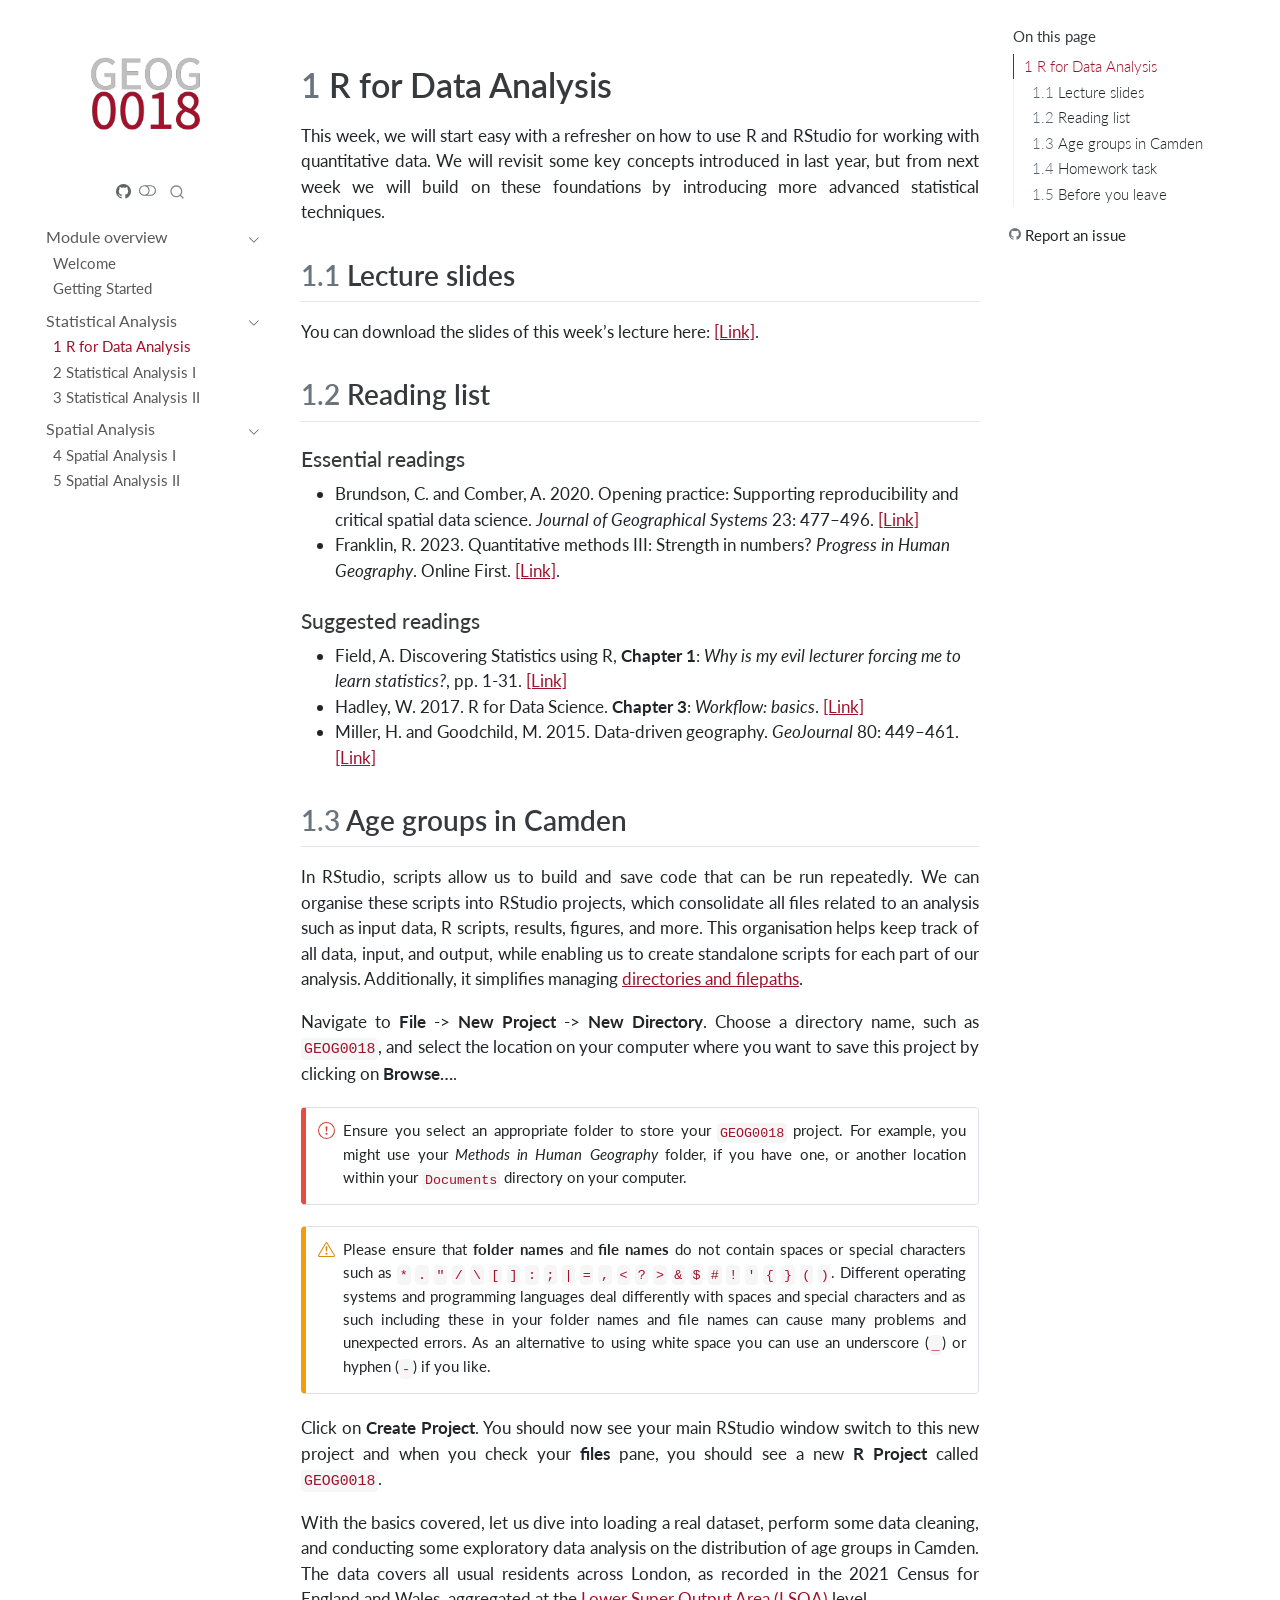
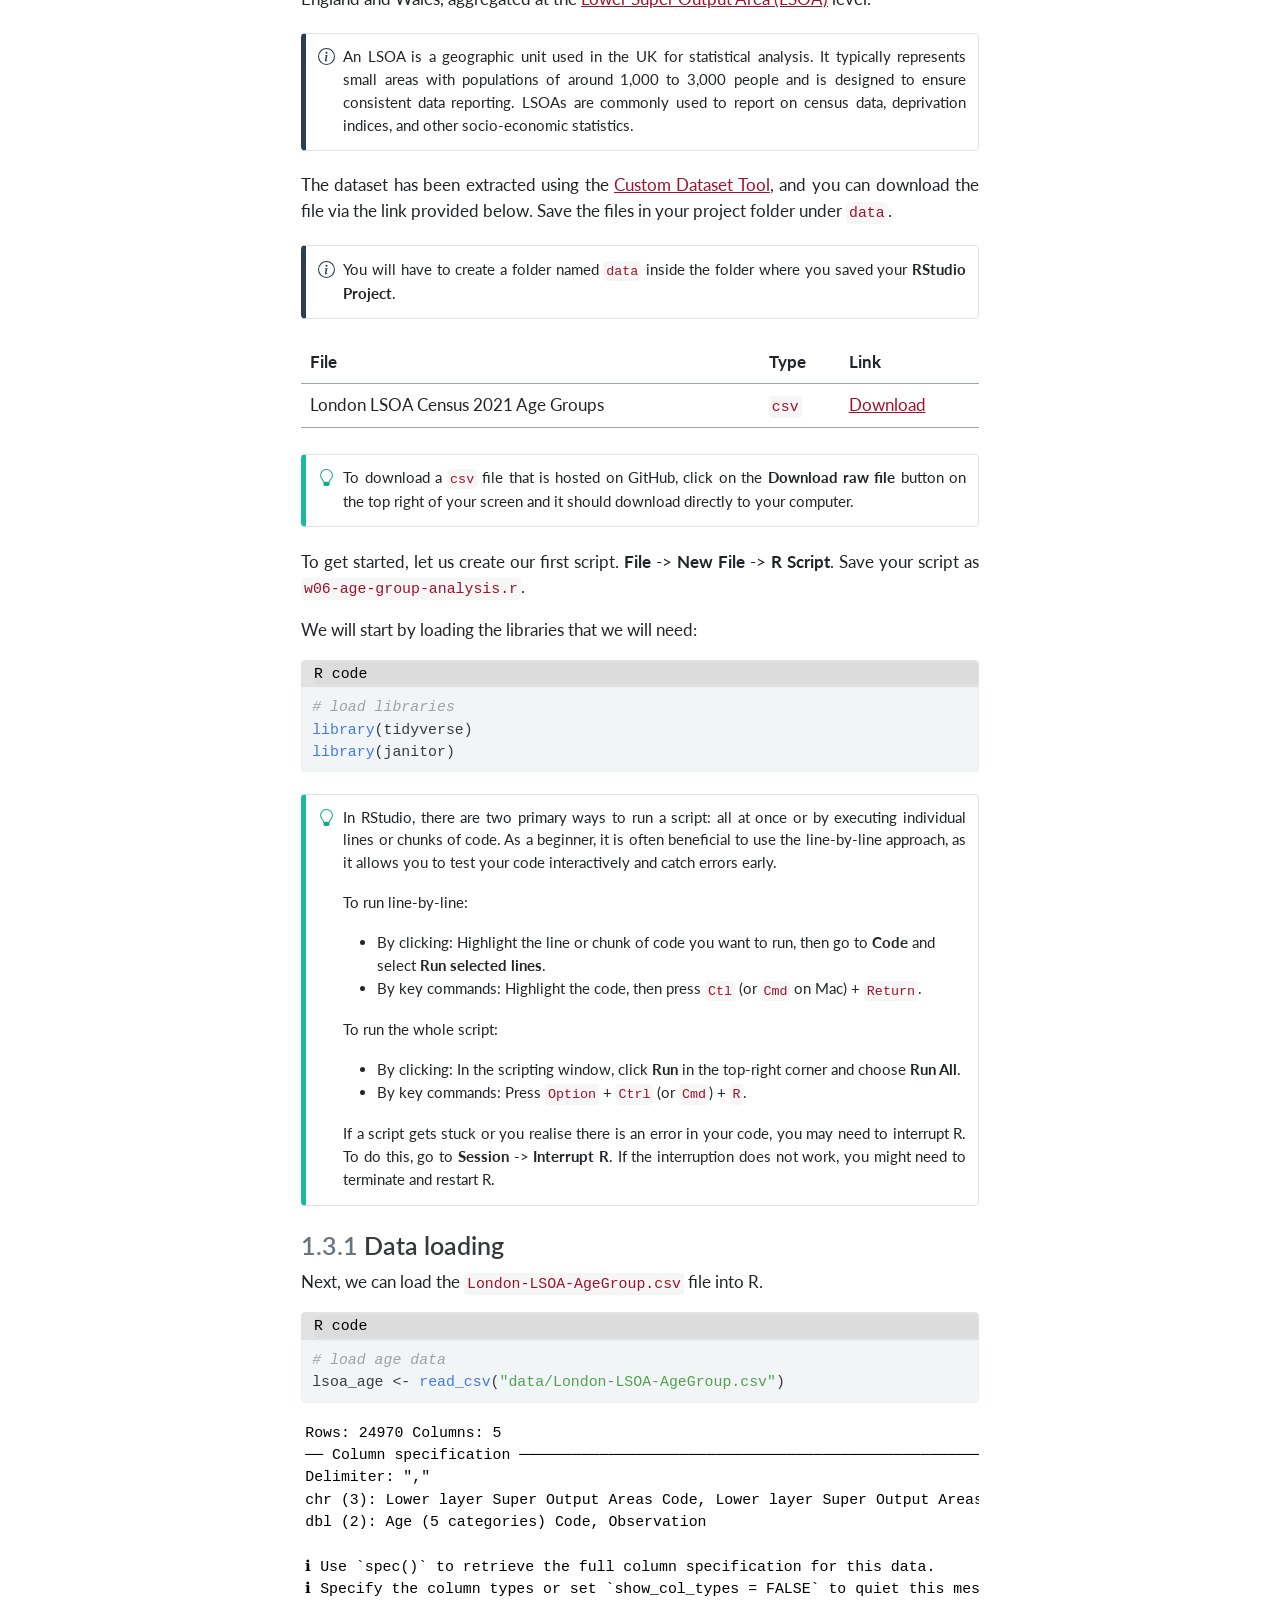
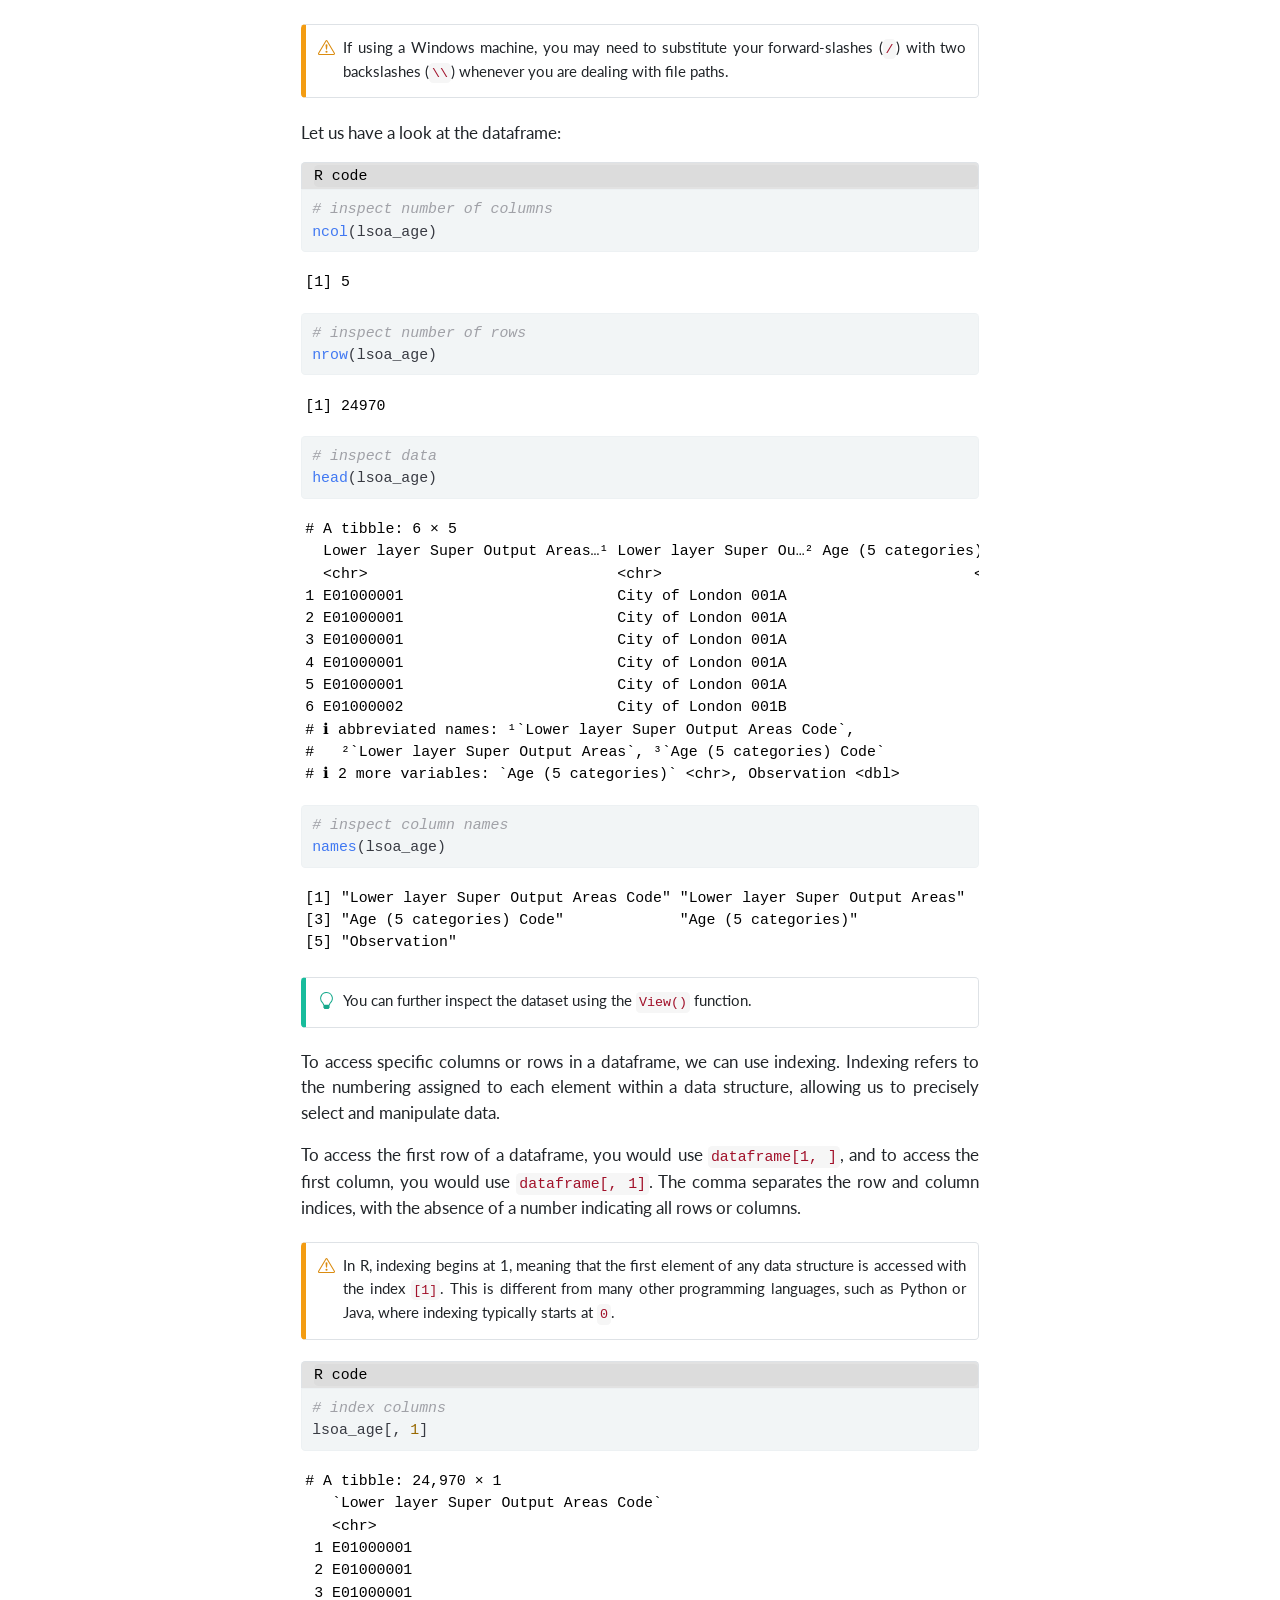
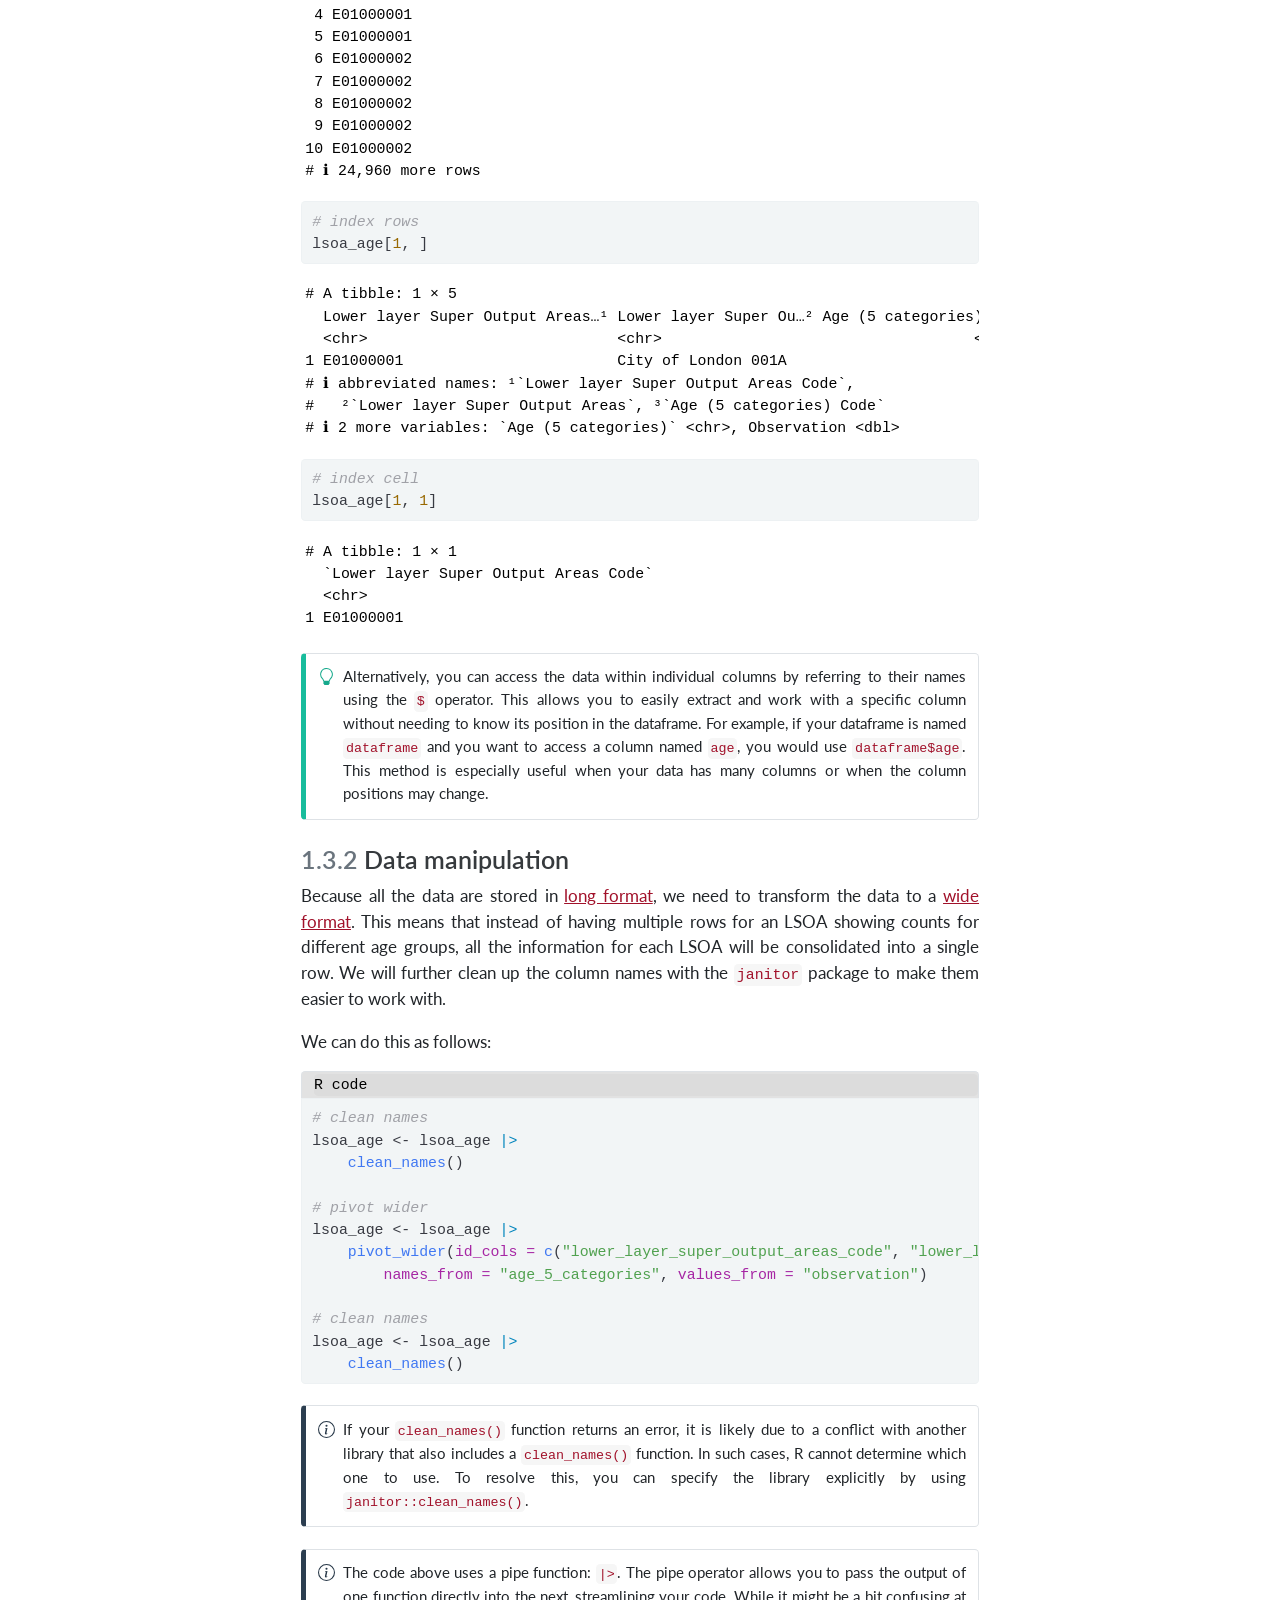
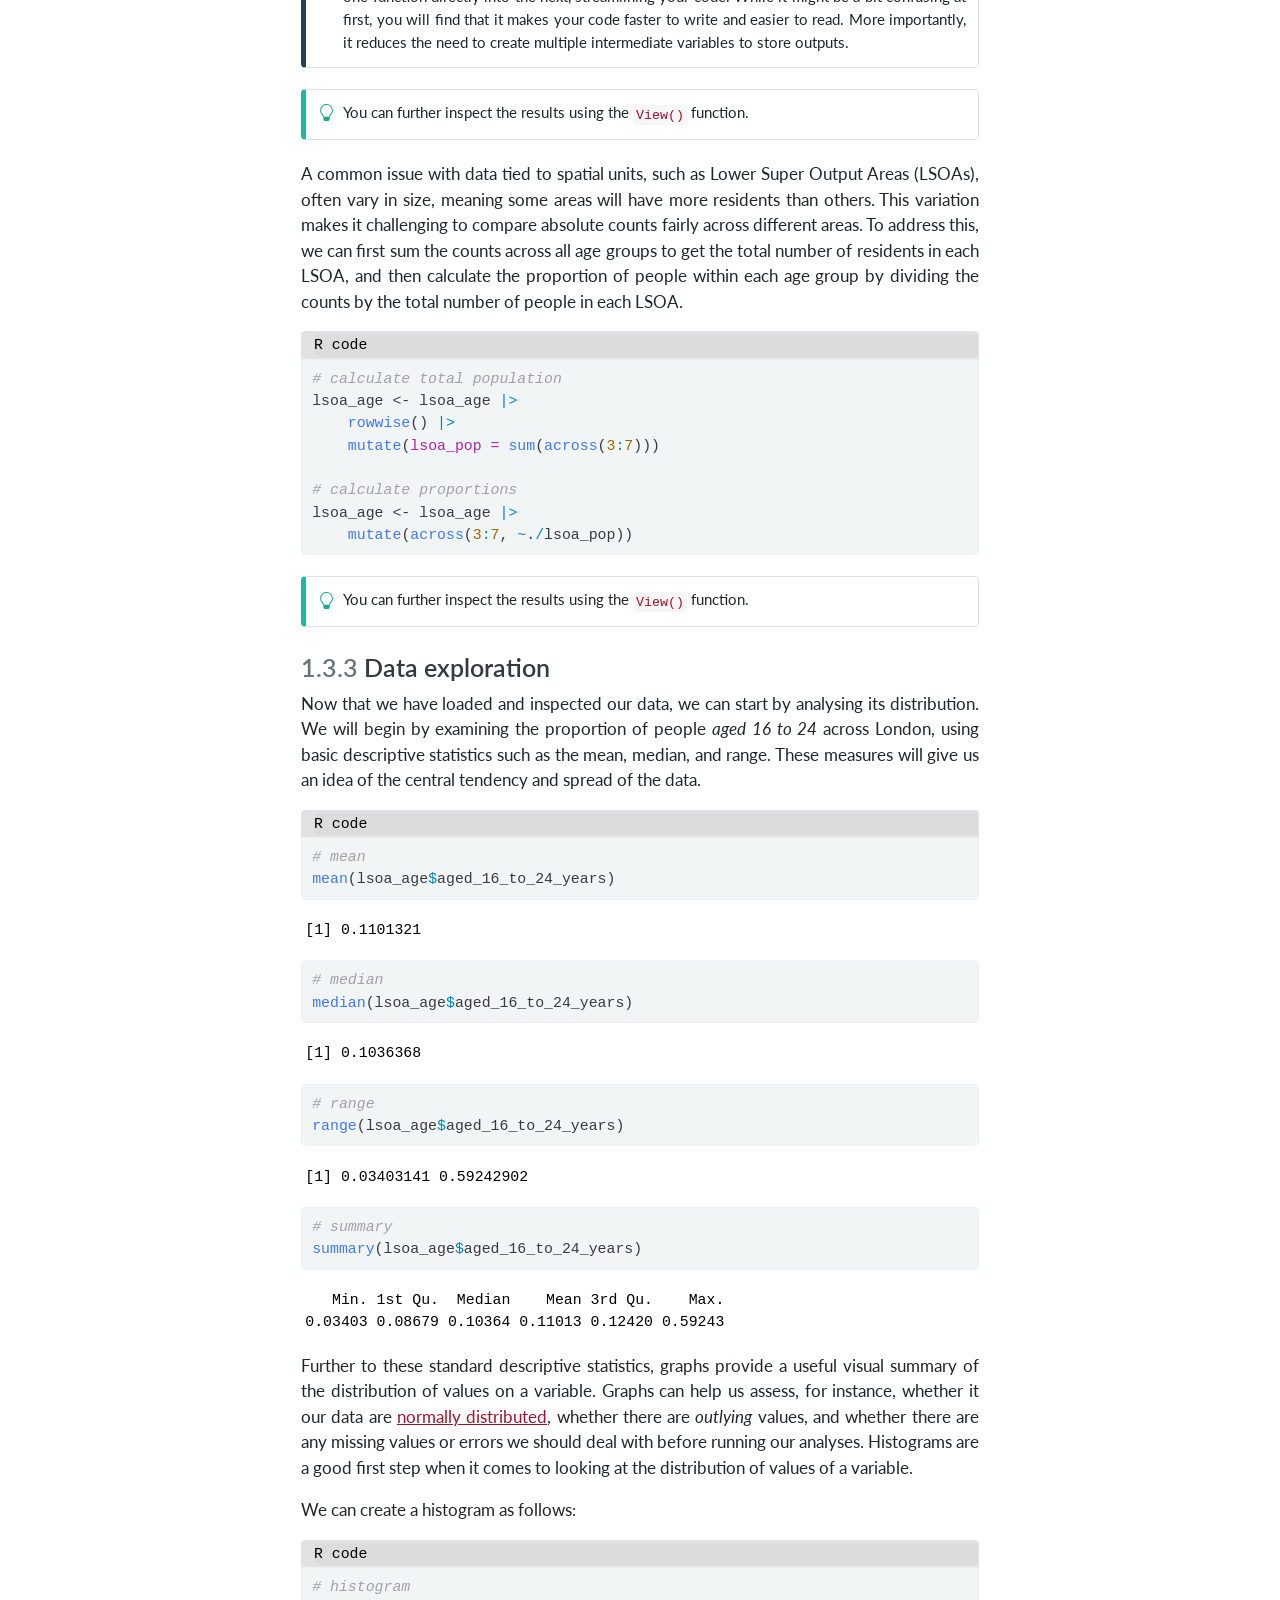
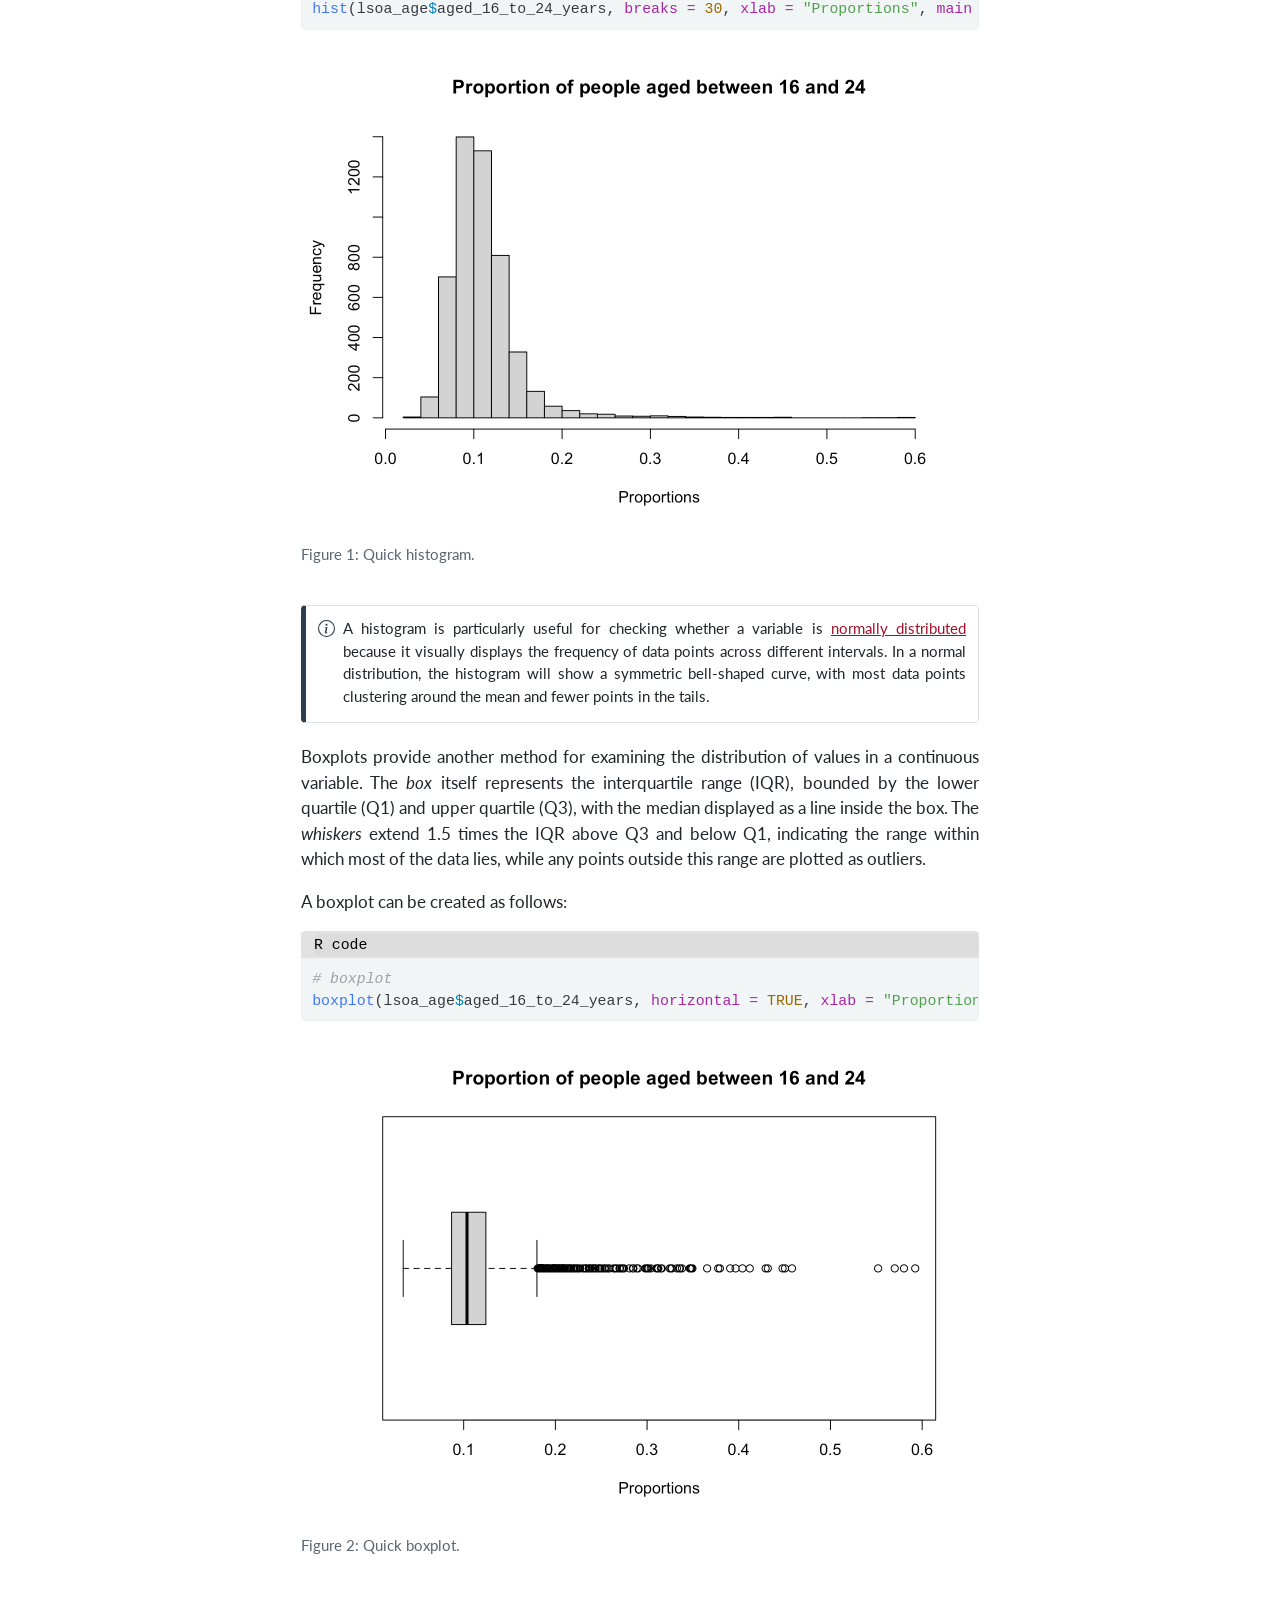
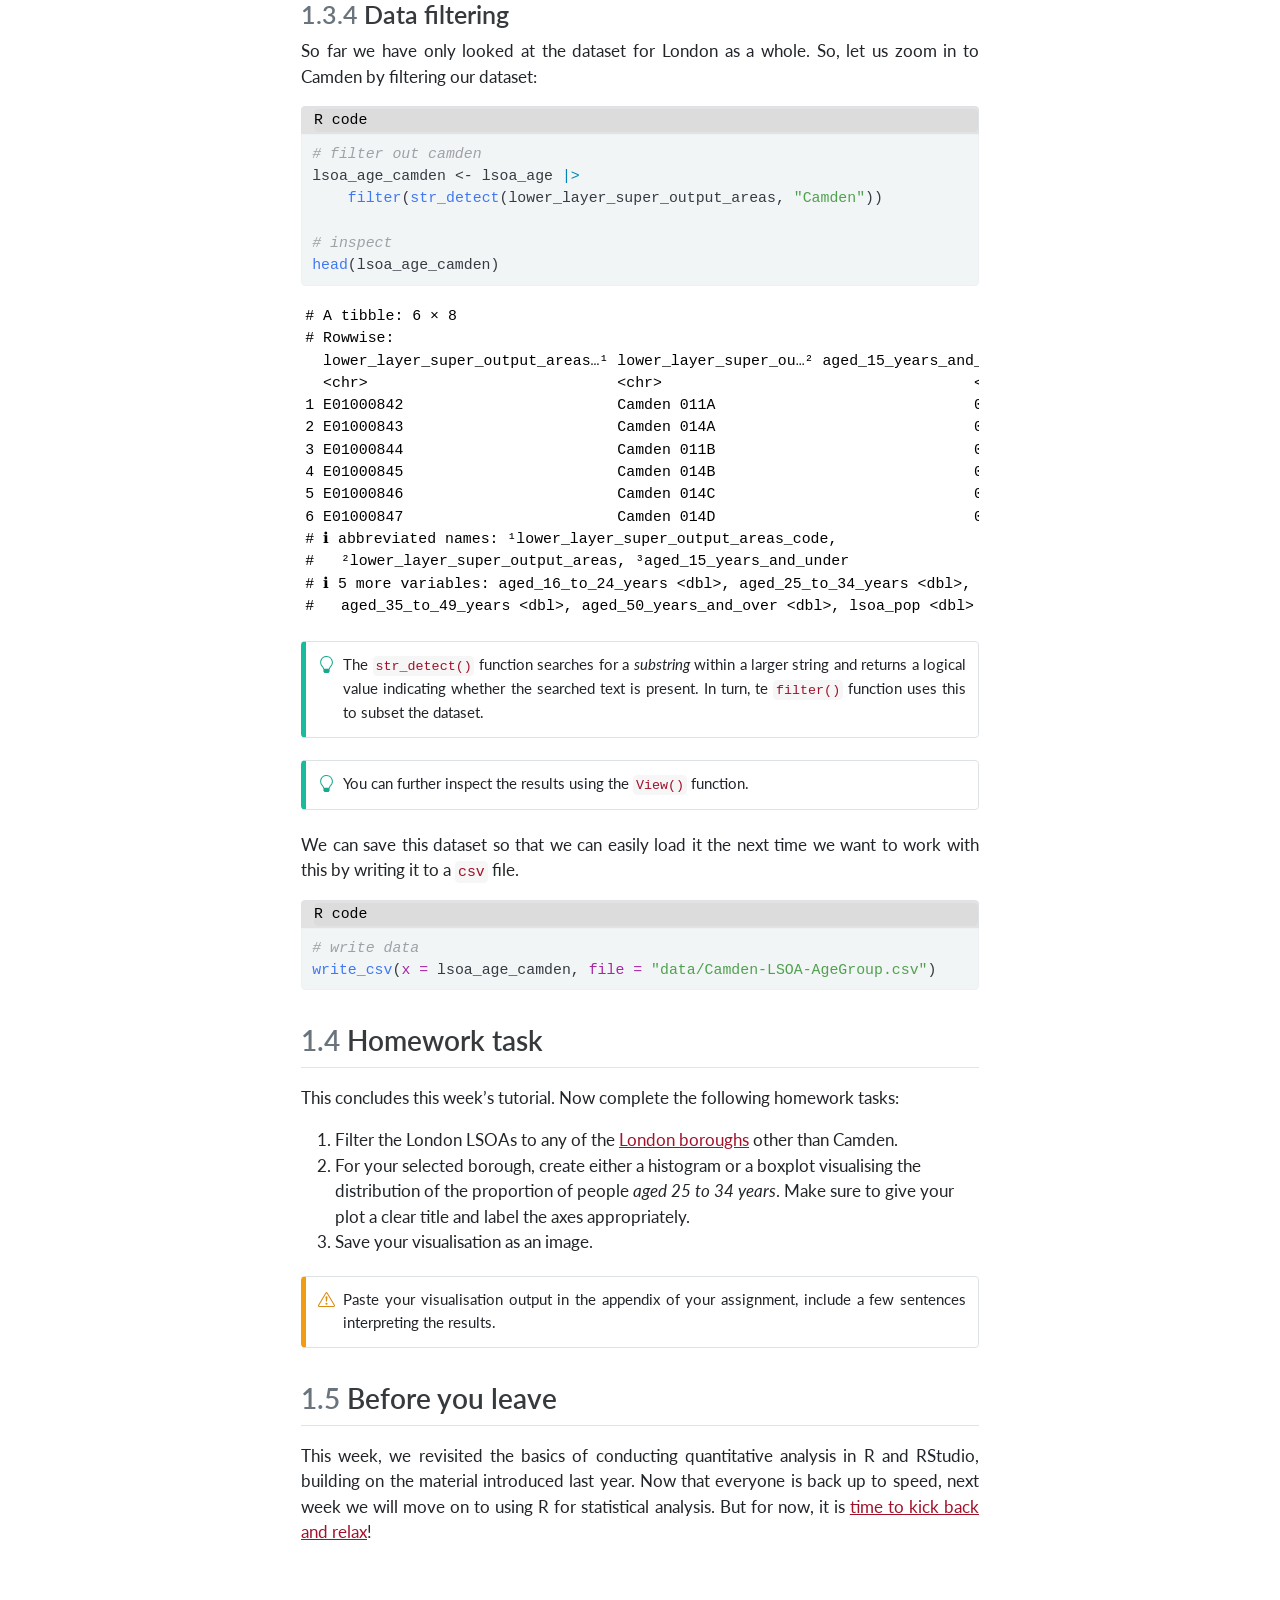
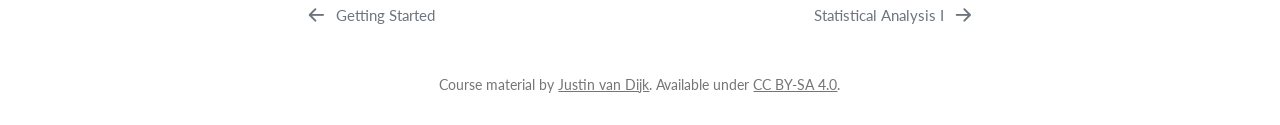
<file: docs/2025-2026/01-recap.html>
<!DOCTYPE html>
<html xmlns="http://www.w3.org/1999/xhtml" lang="en" xml:lang="en"><head>

<meta charset="utf-8">
<meta name="generator" content="quarto-1.3.450">

<meta name="viewport" content="width=device-width, initial-scale=1.0, user-scalable=yes">


<title>GEOG0018</title>
<style>
code{white-space: pre-wrap;}
span.smallcaps{font-variant: small-caps;}
div.columns{display: flex; gap: min(4vw, 1.5em);}
div.column{flex: auto; overflow-x: auto;}
div.hanging-indent{margin-left: 1.5em; text-indent: -1.5em;}
ul.task-list{list-style: none;}
ul.task-list li input[type="checkbox"] {
  width: 0.8em;
  margin: 0 0.8em 0.2em -1em; /* quarto-specific, see https://github.com/quarto-dev/quarto-cli/issues/4556 */ 
  vertical-align: middle;
}
/* CSS for syntax highlighting */
pre > code.sourceCode { white-space: pre; position: relative; }
pre > code.sourceCode > span { display: inline-block; line-height: 1.25; }
pre > code.sourceCode > span:empty { height: 1.2em; }
.sourceCode { overflow: visible; }
code.sourceCode > span { color: inherit; text-decoration: inherit; }
div.sourceCode { margin: 1em 0; }
pre.sourceCode { margin: 0; }
@media screen {
div.sourceCode { overflow: auto; }
}
@media print {
pre > code.sourceCode { white-space: pre-wrap; }
pre > code.sourceCode > span { text-indent: -5em; padding-left: 5em; }
}
pre.numberSource code
  { counter-reset: source-line 0; }
pre.numberSource code > span
  { position: relative; left: -4em; counter-increment: source-line; }
pre.numberSource code > span > a:first-child::before
  { content: counter(source-line);
    position: relative; left: -1em; text-align: right; vertical-align: baseline;
    border: none; display: inline-block;
    -webkit-touch-callout: none; -webkit-user-select: none;
    -khtml-user-select: none; -moz-user-select: none;
    -ms-user-select: none; user-select: none;
    padding: 0 4px; width: 4em;
  }
pre.numberSource { margin-left: 3em;  padding-left: 4px; }
div.sourceCode
  {   }
@media screen {
pre > code.sourceCode > span > a:first-child::before { text-decoration: underline; }
}
</style>


<script src="site_libs/quarto-nav/quarto-nav.js"></script>
<script src="site_libs/quarto-nav/headroom.min.js"></script>
<script src="site_libs/clipboard/clipboard.min.js"></script>
<script src="site_libs/quarto-search/autocomplete.umd.js"></script>
<script src="site_libs/quarto-search/fuse.min.js"></script>
<script src="site_libs/quarto-search/quarto-search.js"></script>
<meta name="quarto:offset" content="./">
<link href="./02-statistics1.html" rel="next">
<link href="./00-installation.html" rel="prev">
<script src="site_libs/quarto-html/quarto.js"></script>
<script src="site_libs/quarto-html/popper.min.js"></script>
<script src="site_libs/quarto-html/tippy.umd.min.js"></script>
<script src="site_libs/quarto-html/anchor.min.js"></script>
<link href="site_libs/quarto-html/tippy.css" rel="stylesheet">
<link href="site_libs/quarto-html/quarto-syntax-highlighting.css" rel="stylesheet" class="quarto-color-scheme" id="quarto-text-highlighting-styles">
<link href="site_libs/quarto-html/quarto-syntax-highlighting-dark.css" rel="prefetch" class="quarto-color-scheme quarto-color-alternate" id="quarto-text-highlighting-styles">
<script src="site_libs/bootstrap/bootstrap.min.js"></script>
<link href="site_libs/bootstrap/bootstrap-icons.css" rel="stylesheet">
<link href="site_libs/bootstrap/bootstrap.min.css" rel="stylesheet" class="quarto-color-scheme" id="quarto-bootstrap" data-mode="light">
<link href="site_libs/bootstrap/bootstrap-dark.min.css" rel="prefetch" class="quarto-color-scheme quarto-color-alternate" id="quarto-bootstrap" data-mode="dark">
<script id="quarto-search-options" type="application/json">{
  "location": "sidebar",
  "copy-button": false,
  "collapse-after": 3,
  "panel-placement": "start",
  "type": "overlay",
  "limit": 20,
  "language": {
    "search-no-results-text": "No results",
    "search-matching-documents-text": "matching documents",
    "search-copy-link-title": "Copy link to search",
    "search-hide-matches-text": "Hide additional matches",
    "search-more-match-text": "more match in this document",
    "search-more-matches-text": "more matches in this document",
    "search-clear-button-title": "Clear",
    "search-detached-cancel-button-title": "Cancel",
    "search-submit-button-title": "Submit",
    "search-label": "Search"
  }
}</script>
<style>html{ scroll-behavior: smooth; }</style>


<link rel="stylesheet" href="assets/styles.css">
</head>

<body class="nav-sidebar floating">

<div id="quarto-search-results"></div>
  <header id="quarto-header" class="headroom fixed-top">
  <nav class="quarto-secondary-nav">
    <div class="container-fluid d-flex">
      <button type="button" class="quarto-btn-toggle btn" data-bs-toggle="collapse" data-bs-target="#quarto-sidebar,#quarto-sidebar-glass" aria-controls="quarto-sidebar" aria-expanded="false" aria-label="Toggle sidebar navigation" onclick="if (window.quartoToggleHeadroom) { window.quartoToggleHeadroom(); }">
        <i class="bi bi-layout-text-sidebar-reverse"></i>
      </button>
      <nav class="quarto-page-breadcrumbs" aria-label="breadcrumb"><ol class="breadcrumb"><li class="breadcrumb-item"><a href="./01-recap.html">Statistical Analysis</a></li><li class="breadcrumb-item"><a href="./01-recap.html">R for Data Analysis</a></li></ol></nav>
      <a class="flex-grow-1" role="button" data-bs-toggle="collapse" data-bs-target="#quarto-sidebar,#quarto-sidebar-glass" aria-controls="quarto-sidebar" aria-expanded="false" aria-label="Toggle sidebar navigation" onclick="if (window.quartoToggleHeadroom) { window.quartoToggleHeadroom(); }">      
      </a>
      <button type="button" class="btn quarto-search-button" aria-label="" onclick="window.quartoOpenSearch();">
        <i class="bi bi-search"></i>
      </button>
    </div>
  </nav>
</header>
<!-- content -->
<div id="quarto-content" class="quarto-container page-columns page-rows-contents page-layout-article">
<!-- sidebar -->
  <nav id="quarto-sidebar" class="sidebar collapse collapse-horizontal sidebar-navigation floating overflow-auto">
    <div class="pt-lg-2 mt-2 text-left sidebar-header">
      <a href="./index.html" class="sidebar-logo-link">
      <img src="./assets/logo.svg" alt="" class="sidebar-logo py-0 d-lg-inline d-none">
      </a>
      <div class="sidebar-tools-main tools-wide">
    <a href="https://github.com/jtvandijk/GEOG0018" rel="" title="" class="quarto-navigation-tool px-1" aria-label=""><i class="bi bi-github"></i></a>
  <a href="" class="quarto-color-scheme-toggle quarto-navigation-tool  px-1" onclick="window.quartoToggleColorScheme(); return false;" title="Toggle dark mode"><i class="bi"></i></a>
    <div id="quarto-search" class="quarto-navigation-tool px-1" title="Search"></div>
</div>
      </div>
    <div class="sidebar-menu-container"> 
    <ul class="list-unstyled mt-1">
        <li class="sidebar-item sidebar-item-section">
      <div class="sidebar-item-container"> 
            <a class="sidebar-item-text sidebar-link text-start" data-bs-toggle="collapse" data-bs-target="#quarto-sidebar-section-1" aria-expanded="true">
 <span class="menu-text">Module overview</span></a>
          <a class="sidebar-item-toggle text-start" data-bs-toggle="collapse" data-bs-target="#quarto-sidebar-section-1" aria-expanded="true" aria-label="Toggle section">
            <i class="bi bi-chevron-right ms-2"></i>
          </a> 
      </div>
      <ul id="quarto-sidebar-section-1" class="collapse list-unstyled sidebar-section depth1 show">  
          <li class="sidebar-item">
  <div class="sidebar-item-container"> 
  <a href="./00-index.html" class="sidebar-item-text sidebar-link">
 <span class="menu-text">Welcome</span></a>
  </div>
</li>
          <li class="sidebar-item">
  <div class="sidebar-item-container"> 
  <a href="./00-installation.html" class="sidebar-item-text sidebar-link">
 <span class="menu-text">Getting Started</span></a>
  </div>
</li>
      </ul>
  </li>
        <li class="sidebar-item sidebar-item-section">
      <div class="sidebar-item-container"> 
            <a class="sidebar-item-text sidebar-link text-start" data-bs-toggle="collapse" data-bs-target="#quarto-sidebar-section-2" aria-expanded="true">
 <span class="menu-text">Statistical Analysis</span></a>
          <a class="sidebar-item-toggle text-start" data-bs-toggle="collapse" data-bs-target="#quarto-sidebar-section-2" aria-expanded="true" aria-label="Toggle section">
            <i class="bi bi-chevron-right ms-2"></i>
          </a> 
      </div>
      <ul id="quarto-sidebar-section-2" class="collapse list-unstyled sidebar-section depth1 show">  
          <li class="sidebar-item">
  <div class="sidebar-item-container"> 
  <a href="./01-recap.html" class="sidebar-item-text sidebar-link active">
 <span class="menu-text">1 R for Data Analysis</span></a>
  </div>
</li>
          <li class="sidebar-item">
  <div class="sidebar-item-container"> 
  <a href="./02-statistics1.html" class="sidebar-item-text sidebar-link">
 <span class="menu-text">2 Statistical Analysis I</span></a>
  </div>
</li>
          <li class="sidebar-item">
  <div class="sidebar-item-container"> 
  <a href="./03-statistics2.html" class="sidebar-item-text sidebar-link">
 <span class="menu-text">3 Statistical Analysis II</span></a>
  </div>
</li>
      </ul>
  </li>
        <li class="sidebar-item sidebar-item-section">
      <div class="sidebar-item-container"> 
            <a class="sidebar-item-text sidebar-link text-start" data-bs-toggle="collapse" data-bs-target="#quarto-sidebar-section-3" aria-expanded="true">
 <span class="menu-text">Spatial Analysis</span></a>
          <a class="sidebar-item-toggle text-start" data-bs-toggle="collapse" data-bs-target="#quarto-sidebar-section-3" aria-expanded="true" aria-label="Toggle section">
            <i class="bi bi-chevron-right ms-2"></i>
          </a> 
      </div>
      <ul id="quarto-sidebar-section-3" class="collapse list-unstyled sidebar-section depth1 show">  
          <li class="sidebar-item">
  <div class="sidebar-item-container"> 
  <a href="./04-spatial1.html" class="sidebar-item-text sidebar-link">
 <span class="menu-text">4 Spatial Analysis I</span></a>
  </div>
</li>
          <li class="sidebar-item">
  <div class="sidebar-item-container"> 
  <a href="./05-spatial2.html" class="sidebar-item-text sidebar-link">
 <span class="menu-text">5 Spatial Analysis II</span></a>
  </div>
</li>
      </ul>
  </li>
    </ul>
    </div>
</nav>
<div id="quarto-sidebar-glass" data-bs-toggle="collapse" data-bs-target="#quarto-sidebar,#quarto-sidebar-glass"></div>
<!-- margin-sidebar -->
    <div id="quarto-margin-sidebar" class="sidebar margin-sidebar">
        <nav id="TOC" role="doc-toc" class="toc-active">
    <h2 id="toc-title">On this page</h2>
   
  <ul>
  <li><a href="#r-for-data-analysis" id="toc-r-for-data-analysis" class="nav-link active" data-scroll-target="#r-for-data-analysis"><span class="header-section-number">1</span> R for Data Analysis</a>
  <ul class="collapse">
  <li><a href="#lecture-slides" id="toc-lecture-slides" class="nav-link" data-scroll-target="#lecture-slides"><span class="header-section-number">1.1</span> Lecture slides</a></li>
  <li><a href="#reading-list" id="toc-reading-list" class="nav-link" data-scroll-target="#reading-list"><span class="header-section-number">1.2</span> Reading list</a></li>
  <li><a href="#age-groups-in-camden" id="toc-age-groups-in-camden" class="nav-link" data-scroll-target="#age-groups-in-camden"><span class="header-section-number">1.3</span> Age groups in Camden</a>
  <ul class="collapse">
  <li><a href="#data-loading" id="toc-data-loading" class="nav-link" data-scroll-target="#data-loading"><span class="header-section-number">1.3.1</span> Data loading</a></li>
  <li><a href="#data-manipulation" id="toc-data-manipulation" class="nav-link" data-scroll-target="#data-manipulation"><span class="header-section-number">1.3.2</span> Data manipulation</a></li>
  <li><a href="#data-exploration" id="toc-data-exploration" class="nav-link" data-scroll-target="#data-exploration"><span class="header-section-number">1.3.3</span> Data exploration</a></li>
  <li><a href="#data-filtering" id="toc-data-filtering" class="nav-link" data-scroll-target="#data-filtering"><span class="header-section-number">1.3.4</span> Data filtering</a></li>
  </ul></li>
  <li><a href="#homework-task" id="toc-homework-task" class="nav-link" data-scroll-target="#homework-task"><span class="header-section-number">1.4</span> Homework task</a></li>
  <li><a href="#before-you-leave" id="toc-before-you-leave" class="nav-link" data-scroll-target="#before-you-leave"><span class="header-section-number">1.5</span> Before you leave</a></li>
  </ul></li>
  </ul>
<div class="toc-actions"><div><i class="bi bi-github"></i></div><div class="action-links"><p><a href="https://github.com/jtvandijk/GEOG0018/issues/new" class="toc-action">Report an issue</a></p></div></div></nav>
    </div>
<!-- main -->
<main class="content" id="quarto-document-content">



<section id="r-for-data-analysis" class="level1" data-number="1">
<h1 data-number="1"><span class="header-section-number">1</span> R for Data Analysis</h1>
<p>This week, we will start easy with a refresher on how to use R and RStudio for working with quantitative data. We will revisit some key concepts introduced in last year, but from next week we will build on these foundations by introducing more advanced statistical techniques.</p>
<section id="lecture-slides" class="level2" data-number="1.1">
<h2 data-number="1.1" class="anchored" data-anchor-id="lecture-slides"><span class="header-section-number">1.1</span> Lecture slides</h2>
<p>You can download the slides of this week’s lecture here: <a href="https://github.com/jtvandijk/GEOG0018/raw/master/slides/w06-mhg.pdf">[Link]</a>.</p>
</section>
<section id="reading-list" class="level2" data-number="1.2">
<h2 data-number="1.2" class="anchored" data-anchor-id="reading-list"><span class="header-section-number">1.2</span> Reading list</h2>
<section id="essential-readings" class="level4 unnumbered">
<h4 class="unnumbered anchored" data-anchor-id="essential-readings">Essential readings</h4>
<ul>
<li>Brundson, C. and Comber, A. 2020. Opening practice: Supporting reproducibility and critical spatial data science. <em>Journal of Geographical Systems</em> 23: 477–496. <a href="https://doi.org/10.1007/s10109-020-00334-2">[Link]</a></li>
<li>Franklin, R. 2023. Quantitative methods III: Strength in numbers? <em>Progress in Human Geography</em>. Online First. <a href="https://doi.org/10.1177/03091325231210512">[Link]</a>.</li>
</ul>
</section>
<section id="suggested-readings" class="level4 unnumbered">
<h4 class="unnumbered anchored" data-anchor-id="suggested-readings">Suggested readings</h4>
<ul>
<li>Field, A. Discovering Statistics using R, <strong>Chapter 1</strong>: <em>Why is my evil lecturer forcing me to learn statistics?</em>, pp.&nbsp;1-31. <a href="https://read.kortext.com/reader/epub/2039249?page=1">[Link]</a></li>
<li>Hadley, W. 2017. R for Data Science. <strong>Chapter 3</strong>: <em>Workflow: basics</em>. <a href="https://r4ds.hadley.nz/workflow-basics">[Link]</a></li>
<li>Miller, H. and Goodchild, M. 2015. Data-driven geography. <em>GeoJournal</em> 80: 449–461. <a href="https://doi.org/10.1007/s10708-014-9602-6">[Link]</a></li>
</ul>
</section>
</section>
<section id="age-groups-in-camden" class="level2" data-number="1.3">
<h2 data-number="1.3" class="anchored" data-anchor-id="age-groups-in-camden"><span class="header-section-number">1.3</span> Age groups in Camden</h2>
<p>In RStudio, scripts allow us to build and save code that can be run repeatedly. We can organise these scripts into RStudio projects, which consolidate all files related to an analysis such as input data, R scripts, results, figures, and more. This organisation helps keep track of all data, input, and output, while enabling us to create standalone scripts for each part of our analysis. Additionally, it simplifies managing <a href="https://en.wikipedia.org/wiki/Path_(computing)">directories and filepaths</a>.</p>
<p>Navigate to <strong>File</strong> -&gt; <strong>New Project</strong> -&gt; <strong>New Directory</strong>. Choose a directory name, such as <code>GEOG0018</code>, and select the location on your computer where you want to save this project by clicking on <strong>Browse…</strong>.</p>
<div class="callout callout-style-simple callout-important">
<div class="callout-body d-flex">
<div class="callout-icon-container">
<i class="callout-icon"></i>
</div>
<div class="callout-body-container">
<p>Ensure you select an appropriate folder to store your <code>GEOG0018</code> project. For example, you might use your <em>Methods in Human Geography</em> folder, if you have one, or another location within your <code>Documents</code> directory on your computer.</p>
</div>
</div>
</div>
<div class="callout callout-style-simple callout-warning">
<div class="callout-body d-flex">
<div class="callout-icon-container">
<i class="callout-icon"></i>
</div>
<div class="callout-body-container">
<p>Please ensure that <strong>folder names</strong> and <strong>file names</strong> do not contain spaces or special characters such as <code>*</code> <code>.</code> <code>"</code> <code>/</code> <code>\</code> <code>[</code> <code>]</code> <code>:</code> <code>;</code> <code>|</code> <code>=</code> <code>,</code> <code>&lt;</code> <code>?</code> <code>&gt;</code> <code>&amp;</code> <code>$</code> <code>#</code> <code>!</code> <code>'</code> <code>{</code> <code>}</code> <code>(</code> <code>)</code>. Different operating systems and programming languages deal differently with spaces and special characters and as such including these in your folder names and file names can cause many problems and unexpected errors. As an alternative to using white space you can use an underscore (<code>_</code>) or hyphen (<code>-</code>) if you like.</p>
</div>
</div>
</div>
<p>Click on <strong>Create Project</strong>. You should now see your main RStudio window switch to this new project and when you check your <strong>files</strong> pane, you should see a new <strong>R Project</strong> called <code>GEOG0018</code>.</p>
<p>With the basics covered, let us dive into loading a real dataset, perform some data cleaning, and conducting some exploratory data analysis on the distribution of age groups in Camden. The data covers all usual residents across London, as recorded in the 2021 Census for England and Wales, aggregated at the <a href="https://www.ons.gov.uk/methodology/geography/ukgeographies/censusgeographies/census2021geographies">Lower Super Output Area (LSOA)</a> level.</p>
<div class="callout callout-style-simple callout-note">
<div class="callout-body d-flex">
<div class="callout-icon-container">
<i class="callout-icon"></i>
</div>
<div class="callout-body-container">
<p>An LSOA is a geographic unit used in the UK for statistical analysis. It typically represents small areas with populations of around 1,000 to 3,000 people and is designed to ensure consistent data reporting. LSOAs are commonly used to report on census data, deprivation indices, and other socio-economic statistics.</p>
</div>
</div>
</div>
<p>The dataset has been extracted using the <a href="https://www.ons.gov.uk/datasets/create">Custom Dataset Tool</a>, and you can download the file via the link provided below. Save the files in your project folder under <code>data</code>.</p>
<div class="callout callout-style-simple callout-note">
<div class="callout-body d-flex">
<div class="callout-icon-container">
<i class="callout-icon"></i>
</div>
<div class="callout-body-container">
<p>You will have to create a folder named <code>data</code> inside the folder where you saved your <strong>RStudio Project</strong>.</p>
</div>
</div>
</div>
<table class="table">
<thead>
<tr class="header">
<th style="text-align: left;">File</th>
<th style="text-align: left;">Type</th>
<th style="text-align: left;">Link</th>
</tr>
</thead>
<tbody>
<tr class="odd">
<td style="text-align: left;">London LSOA Census 2021 Age Groups</td>
<td style="text-align: left;"><code>csv</code></td>
<td style="text-align: left;"><a href="https://github.com/jtvandijk/GEOG0018/tree/master/data/London-LSOA-AgeGroup.csv">Download</a></td>
</tr>
</tbody>
</table>
<div class="callout callout-style-simple callout-tip">
<div class="callout-body d-flex">
<div class="callout-icon-container">
<i class="callout-icon"></i>
</div>
<div class="callout-body-container">
<p>To download a <code>csv</code> file that is hosted on GitHub, click on the <strong>Download raw file</strong> button on the top right of your screen and it should download directly to your computer.</p>
</div>
</div>
</div>
<p>To get started, let us create our first script. <strong>File</strong> -&gt; <strong>New File</strong> -&gt; <strong>R Script</strong>. Save your script as <code>w06-age-group-analysis.r</code>.</p>
<p>We will start by loading the libraries that we will need:</p>
<div class="cell styled-output" data-hash="01-recap_cache/html/01-load-libraries_eb7db3af1290906a2ff89090ad90f1fe">
<div class="code-with-filename">
<div class="code-with-filename-file">
<pre><strong>R code</strong></pre>
</div>
<div class="sourceCode cell-code" id="cb1"><pre class="sourceCode r code-with-copy"><code class="sourceCode r"><span id="cb1-1"><a href="#cb1-1" aria-hidden="true" tabindex="-1"></a><span class="co"># load libraries</span></span>
<span id="cb1-2"><a href="#cb1-2" aria-hidden="true" tabindex="-1"></a><span class="fu">library</span>(tidyverse)</span>
<span id="cb1-3"><a href="#cb1-3" aria-hidden="true" tabindex="-1"></a><span class="fu">library</span>(janitor)</span></code><button title="Copy to Clipboard" class="code-copy-button"><i class="bi"></i></button></pre></div>
</div>
</div>
<div class="callout callout-style-simple callout-tip">
<div class="callout-body d-flex">
<div class="callout-icon-container">
<i class="callout-icon"></i>
</div>
<div class="callout-body-container">
<p>In RStudio, there are two primary ways to run a script: all at once or by executing individual lines or chunks of code. As a beginner, it is often beneficial to use the line-by-line approach, as it allows you to test your code interactively and catch errors early.</p>
<p>To run line-by-line:</p>
<ul>
<li>By clicking: Highlight the line or chunk of code you want to run, then go to <strong>Code</strong> and select <strong>Run selected lines</strong>.</li>
<li>By key commands: Highlight the code, then press <code>Ctl</code> (or <code>Cmd</code> on Mac) + <code>Return</code>.</li>
</ul>
<p>To run the whole script:</p>
<ul>
<li>By clicking: In the scripting window, click <strong>Run</strong> in the top-right corner and choose <strong>Run All</strong>.</li>
<li>By key commands: Press <code>Option</code> + <code>Ctrl</code> (or <code>Cmd</code>) + <code>R</code>.</li>
</ul>
<p>If a script gets stuck or you realise there is an error in your code, you may need to interrupt R. To do this, go to <strong>Session</strong> -&gt; <strong>Interrupt R</strong>. If the interruption does not work, you might need to terminate and restart R.</p>
</div>
</div>
</div>
<section id="data-loading" class="level3" data-number="1.3.1">
<h3 data-number="1.3.1" class="anchored" data-anchor-id="data-loading"><span class="header-section-number">1.3.1</span> Data loading</h3>
<p>Next, we can load the <code>London-LSOA-AgeGroup.csv</code> file into R.</p>
<div class="cell styled-output" data-hash="01-recap_cache/html/01-load-data_38fc309b77ff8ab01a0d46edc0bac999">
<div class="code-with-filename">
<div class="code-with-filename-file">
<pre><strong>R code</strong></pre>
</div>
<div class="sourceCode cell-code" id="cb2"><pre class="sourceCode r code-with-copy"><code class="sourceCode r"><span id="cb2-1"><a href="#cb2-1" aria-hidden="true" tabindex="-1"></a><span class="co"># load age data</span></span>
<span id="cb2-2"><a href="#cb2-2" aria-hidden="true" tabindex="-1"></a>lsoa_age <span class="ot">&lt;-</span> <span class="fu">read_csv</span>(<span class="st">"data/London-LSOA-AgeGroup.csv"</span>)</span></code><button title="Copy to Clipboard" class="code-copy-button"><i class="bi"></i></button></pre></div>
</div>
<div class="cell-output cell-output-stderr">
<pre><code>Rows: 24970 Columns: 5
── Column specification ────────────────────────────────────────────────────────
Delimiter: ","
chr (3): Lower layer Super Output Areas Code, Lower layer Super Output Areas...
dbl (2): Age (5 categories) Code, Observation

ℹ Use `spec()` to retrieve the full column specification for this data.
ℹ Specify the column types or set `show_col_types = FALSE` to quiet this message.</code></pre>
</div>
</div>
<div class="callout callout-style-simple callout-warning">
<div class="callout-body d-flex">
<div class="callout-icon-container">
<i class="callout-icon"></i>
</div>
<div class="callout-body-container">
<p>If using a Windows machine, you may need to substitute your forward-slashes (<code>/</code>) with two backslashes (<code>\\</code>) whenever you are dealing with file paths.</p>
</div>
</div>
</div>
<p>Let us have a look at the dataframe:</p>
<div class="cell styled-output" data-hash="01-recap_cache/html/01-inspect-data_e4eda832813a74fa0572252b3bd22f6c">
<div class="code-with-filename">
<div class="code-with-filename-file">
<pre><strong>R code</strong></pre>
</div>
<div class="sourceCode cell-code" id="cb4"><pre class="sourceCode r code-with-copy"><code class="sourceCode r"><span id="cb4-1"><a href="#cb4-1" aria-hidden="true" tabindex="-1"></a><span class="co"># inspect number of columns</span></span>
<span id="cb4-2"><a href="#cb4-2" aria-hidden="true" tabindex="-1"></a><span class="fu">ncol</span>(lsoa_age)</span></code><button title="Copy to Clipboard" class="code-copy-button"><i class="bi"></i></button></pre></div>
</div>
<div class="cell-output cell-output-stdout">
<pre><code>[1] 5</code></pre>
</div>
<div class="sourceCode cell-code" id="cb6"><pre class="sourceCode r code-with-copy"><code class="sourceCode r"><span id="cb6-1"><a href="#cb6-1" aria-hidden="true" tabindex="-1"></a><span class="co"># inspect number of rows</span></span>
<span id="cb6-2"><a href="#cb6-2" aria-hidden="true" tabindex="-1"></a><span class="fu">nrow</span>(lsoa_age)</span></code><button title="Copy to Clipboard" class="code-copy-button"><i class="bi"></i></button></pre></div>
<div class="cell-output cell-output-stdout">
<pre><code>[1] 24970</code></pre>
</div>
<div class="sourceCode cell-code" id="cb8"><pre class="sourceCode r code-with-copy"><code class="sourceCode r"><span id="cb8-1"><a href="#cb8-1" aria-hidden="true" tabindex="-1"></a><span class="co"># inspect data</span></span>
<span id="cb8-2"><a href="#cb8-2" aria-hidden="true" tabindex="-1"></a><span class="fu">head</span>(lsoa_age)</span></code><button title="Copy to Clipboard" class="code-copy-button"><i class="bi"></i></button></pre></div>
<div class="cell-output cell-output-stdout">
<pre><code># A tibble: 6 × 5
  Lower layer Super Output Areas…¹ Lower layer Super Ou…² Age (5 categories) C…³
  &lt;chr&gt;                            &lt;chr&gt;                                   &lt;dbl&gt;
1 E01000001                        City of London 001A                         1
2 E01000001                        City of London 001A                         2
3 E01000001                        City of London 001A                         3
4 E01000001                        City of London 001A                         4
5 E01000001                        City of London 001A                         5
6 E01000002                        City of London 001B                         1
# ℹ abbreviated names: ¹​`Lower layer Super Output Areas Code`,
#   ²​`Lower layer Super Output Areas`, ³​`Age (5 categories) Code`
# ℹ 2 more variables: `Age (5 categories)` &lt;chr&gt;, Observation &lt;dbl&gt;</code></pre>
</div>
<div class="sourceCode cell-code" id="cb10"><pre class="sourceCode r code-with-copy"><code class="sourceCode r"><span id="cb10-1"><a href="#cb10-1" aria-hidden="true" tabindex="-1"></a><span class="co"># inspect column names</span></span>
<span id="cb10-2"><a href="#cb10-2" aria-hidden="true" tabindex="-1"></a><span class="fu">names</span>(lsoa_age)</span></code><button title="Copy to Clipboard" class="code-copy-button"><i class="bi"></i></button></pre></div>
<div class="cell-output cell-output-stdout">
<pre><code>[1] "Lower layer Super Output Areas Code" "Lower layer Super Output Areas"     
[3] "Age (5 categories) Code"             "Age (5 categories)"                 
[5] "Observation"                        </code></pre>
</div>
</div>
<div class="callout callout-style-simple callout-tip">
<div class="callout-body d-flex">
<div class="callout-icon-container">
<i class="callout-icon"></i>
</div>
<div class="callout-body-container">
<p>You can further inspect the dataset using the <code>View()</code> function.</p>
</div>
</div>
</div>
<p>To access specific columns or rows in a dataframe, we can use indexing. Indexing refers to the numbering assigned to each element within a data structure, allowing us to precisely select and manipulate data.</p>
<p>To access the first row of a dataframe, you would use <code>dataframe[1, ]</code>, and to access the first column, you would use <code>dataframe[, 1]</code>. The comma separates the row and column indices, with the absence of a number indicating all rows or columns.</p>
<div class="callout callout-style-simple callout-warning">
<div class="callout-body d-flex">
<div class="callout-icon-container">
<i class="callout-icon"></i>
</div>
<div class="callout-body-container">
<p>In R, indexing begins at 1, meaning that the first element of any data structure is accessed with the index <code>[1]</code>. This is different from many other programming languages, such as Python or Java, where indexing typically starts at <code>0</code>.</p>
</div>
</div>
</div>
<div class="cell styled-output" data-hash="01-recap_cache/html/01-index-data_fa258238f8bd1a27dc184e2aeef09efa">
<div class="code-with-filename">
<div class="code-with-filename-file">
<pre><strong>R code</strong></pre>
</div>
<div class="sourceCode cell-code" id="cb12"><pre class="sourceCode r code-with-copy"><code class="sourceCode r"><span id="cb12-1"><a href="#cb12-1" aria-hidden="true" tabindex="-1"></a><span class="co"># index columns</span></span>
<span id="cb12-2"><a href="#cb12-2" aria-hidden="true" tabindex="-1"></a>lsoa_age[, <span class="dv">1</span>]</span></code><button title="Copy to Clipboard" class="code-copy-button"><i class="bi"></i></button></pre></div>
</div>
<div class="cell-output cell-output-stdout">
<pre><code># A tibble: 24,970 × 1
   `Lower layer Super Output Areas Code`
   &lt;chr&gt;                                
 1 E01000001                            
 2 E01000001                            
 3 E01000001                            
 4 E01000001                            
 5 E01000001                            
 6 E01000002                            
 7 E01000002                            
 8 E01000002                            
 9 E01000002                            
10 E01000002                            
# ℹ 24,960 more rows</code></pre>
</div>
<div class="sourceCode cell-code" id="cb14"><pre class="sourceCode r code-with-copy"><code class="sourceCode r"><span id="cb14-1"><a href="#cb14-1" aria-hidden="true" tabindex="-1"></a><span class="co"># index rows</span></span>
<span id="cb14-2"><a href="#cb14-2" aria-hidden="true" tabindex="-1"></a>lsoa_age[<span class="dv">1</span>, ]</span></code><button title="Copy to Clipboard" class="code-copy-button"><i class="bi"></i></button></pre></div>
<div class="cell-output cell-output-stdout">
<pre><code># A tibble: 1 × 5
  Lower layer Super Output Areas…¹ Lower layer Super Ou…² Age (5 categories) C…³
  &lt;chr&gt;                            &lt;chr&gt;                                   &lt;dbl&gt;
1 E01000001                        City of London 001A                         1
# ℹ abbreviated names: ¹​`Lower layer Super Output Areas Code`,
#   ²​`Lower layer Super Output Areas`, ³​`Age (5 categories) Code`
# ℹ 2 more variables: `Age (5 categories)` &lt;chr&gt;, Observation &lt;dbl&gt;</code></pre>
</div>
<div class="sourceCode cell-code" id="cb16"><pre class="sourceCode r code-with-copy"><code class="sourceCode r"><span id="cb16-1"><a href="#cb16-1" aria-hidden="true" tabindex="-1"></a><span class="co"># index cell</span></span>
<span id="cb16-2"><a href="#cb16-2" aria-hidden="true" tabindex="-1"></a>lsoa_age[<span class="dv">1</span>, <span class="dv">1</span>]</span></code><button title="Copy to Clipboard" class="code-copy-button"><i class="bi"></i></button></pre></div>
<div class="cell-output cell-output-stdout">
<pre><code># A tibble: 1 × 1
  `Lower layer Super Output Areas Code`
  &lt;chr&gt;                                
1 E01000001                            </code></pre>
</div>
</div>
<div class="callout callout-style-simple callout-tip">
<div class="callout-body d-flex">
<div class="callout-icon-container">
<i class="callout-icon"></i>
</div>
<div class="callout-body-container">
<p>Alternatively, you can access the data within individual columns by referring to their names using the <code>$</code> operator. This allows you to easily extract and work with a specific column without needing to know its position in the dataframe. For example, if your dataframe is named <code>dataframe</code> and you want to access a column named <code>age</code>, you would use <code>dataframe$age</code>. This method is especially useful when your data has many columns or when the column positions may change.</p>
</div>
</div>
</div>
</section>
<section id="data-manipulation" class="level3" data-number="1.3.2">
<h3 data-number="1.3.2" class="anchored" data-anchor-id="data-manipulation"><span class="header-section-number">1.3.2</span> Data manipulation</h3>
<p>Because all the data are stored in <a href="https://towardsdatascience.com/long-and-wide-formats-in-data-explained-e48d7c9a06cb">long format</a>, we need to transform the data to a <a href="https://towardsdatascience.com/long-and-wide-formats-in-data-explained-e48d7c9a06cb">wide format</a>. This means that instead of having multiple rows for an LSOA showing counts for different age groups, all the information for each LSOA will be consolidated into a single row. We will further clean up the column names with the <code>janitor</code> package to make them easier to work with.</p>
<p>We can do this as follows:</p>
<div class="cell styled-output" data-hash="01-recap_cache/html/01-reformat-data-age_587ca802cd886f2e3c31017f11785877">
<div class="code-with-filename">
<div class="code-with-filename-file">
<pre><strong>R code</strong></pre>
</div>
<div class="sourceCode cell-code" id="cb18"><pre class="sourceCode r code-with-copy"><code class="sourceCode r"><span id="cb18-1"><a href="#cb18-1" aria-hidden="true" tabindex="-1"></a><span class="co"># clean names</span></span>
<span id="cb18-2"><a href="#cb18-2" aria-hidden="true" tabindex="-1"></a>lsoa_age <span class="ot">&lt;-</span> lsoa_age <span class="sc">|&gt;</span></span>
<span id="cb18-3"><a href="#cb18-3" aria-hidden="true" tabindex="-1"></a>    <span class="fu">clean_names</span>()</span>
<span id="cb18-4"><a href="#cb18-4" aria-hidden="true" tabindex="-1"></a></span>
<span id="cb18-5"><a href="#cb18-5" aria-hidden="true" tabindex="-1"></a><span class="co"># pivot wider</span></span>
<span id="cb18-6"><a href="#cb18-6" aria-hidden="true" tabindex="-1"></a>lsoa_age <span class="ot">&lt;-</span> lsoa_age <span class="sc">|&gt;</span></span>
<span id="cb18-7"><a href="#cb18-7" aria-hidden="true" tabindex="-1"></a>    <span class="fu">pivot_wider</span>(<span class="at">id_cols =</span> <span class="fu">c</span>(<span class="st">"lower_layer_super_output_areas_code"</span>, <span class="st">"lower_layer_super_output_areas"</span>),</span>
<span id="cb18-8"><a href="#cb18-8" aria-hidden="true" tabindex="-1"></a>        <span class="at">names_from =</span> <span class="st">"age_5_categories"</span>, <span class="at">values_from =</span> <span class="st">"observation"</span>)</span>
<span id="cb18-9"><a href="#cb18-9" aria-hidden="true" tabindex="-1"></a></span>
<span id="cb18-10"><a href="#cb18-10" aria-hidden="true" tabindex="-1"></a><span class="co"># clean names</span></span>
<span id="cb18-11"><a href="#cb18-11" aria-hidden="true" tabindex="-1"></a>lsoa_age <span class="ot">&lt;-</span> lsoa_age <span class="sc">|&gt;</span></span>
<span id="cb18-12"><a href="#cb18-12" aria-hidden="true" tabindex="-1"></a>    <span class="fu">clean_names</span>()</span></code><button title="Copy to Clipboard" class="code-copy-button"><i class="bi"></i></button></pre></div>
</div>
</div>
<div class="callout callout-style-simple callout-note">
<div class="callout-body d-flex">
<div class="callout-icon-container">
<i class="callout-icon"></i>
</div>
<div class="callout-body-container">
<p>If your <code>clean_names()</code> function returns an error, it is likely due to a conflict with another library that also includes a <code>clean_names()</code> function. In such cases, R cannot determine which one to use. To resolve this, you can specify the library explicitly by using <code>janitor::clean_names()</code>.</p>
</div>
</div>
</div>
<div class="callout callout-style-simple callout-note">
<div class="callout-body d-flex">
<div class="callout-icon-container">
<i class="callout-icon"></i>
</div>
<div class="callout-body-container">
<p>The code above uses a pipe function: <code>|&gt;</code>. The pipe operator allows you to pass the output of one function directly into the next, streamlining your code. While it might be a bit confusing at first, you will find that it makes your code faster to write and easier to read. More importantly, it reduces the need to create multiple intermediate variables to store outputs.</p>
</div>
</div>
</div>
<div class="callout callout-style-simple callout-tip">
<div class="callout-body d-flex">
<div class="callout-icon-container">
<i class="callout-icon"></i>
</div>
<div class="callout-body-container">
<p>You can further inspect the results using the <code>View()</code> function.</p>
</div>
</div>
</div>
<p>A common issue with data tied to spatial units, such as Lower Super Output Areas (LSOAs), often vary in size, meaning some areas will have more residents than others. This variation makes it challenging to compare absolute counts fairly across different areas. To address this, we can first sum the counts across all age groups to get the total number of residents in each LSOA, and then calculate the proportion of people within each age group by dividing the counts by the total number of people in each LSOA.</p>
<div class="cell styled-output" data-hash="01-recap_cache/html/01-calc-prop-data-age_a1f30d49e096ce9ca05b134227134d96">
<div class="code-with-filename">
<div class="code-with-filename-file">
<pre><strong>R code</strong></pre>
</div>
<div class="sourceCode cell-code" id="cb19"><pre class="sourceCode r code-with-copy"><code class="sourceCode r"><span id="cb19-1"><a href="#cb19-1" aria-hidden="true" tabindex="-1"></a><span class="co"># calculate total population</span></span>
<span id="cb19-2"><a href="#cb19-2" aria-hidden="true" tabindex="-1"></a>lsoa_age <span class="ot">&lt;-</span> lsoa_age <span class="sc">|&gt;</span></span>
<span id="cb19-3"><a href="#cb19-3" aria-hidden="true" tabindex="-1"></a>    <span class="fu">rowwise</span>() <span class="sc">|&gt;</span></span>
<span id="cb19-4"><a href="#cb19-4" aria-hidden="true" tabindex="-1"></a>    <span class="fu">mutate</span>(<span class="at">lsoa_pop =</span> <span class="fu">sum</span>(<span class="fu">across</span>(<span class="dv">3</span><span class="sc">:</span><span class="dv">7</span>)))</span>
<span id="cb19-5"><a href="#cb19-5" aria-hidden="true" tabindex="-1"></a></span>
<span id="cb19-6"><a href="#cb19-6" aria-hidden="true" tabindex="-1"></a><span class="co"># calculate proportions</span></span>
<span id="cb19-7"><a href="#cb19-7" aria-hidden="true" tabindex="-1"></a>lsoa_age <span class="ot">&lt;-</span> lsoa_age <span class="sc">|&gt;</span></span>
<span id="cb19-8"><a href="#cb19-8" aria-hidden="true" tabindex="-1"></a>    <span class="fu">mutate</span>(<span class="fu">across</span>(<span class="dv">3</span><span class="sc">:</span><span class="dv">7</span>, <span class="sc">~</span>.<span class="sc">/</span>lsoa_pop))</span></code><button title="Copy to Clipboard" class="code-copy-button"><i class="bi"></i></button></pre></div>
</div>
</div>
<div class="callout callout-style-simple callout-tip">
<div class="callout-body d-flex">
<div class="callout-icon-container">
<i class="callout-icon"></i>
</div>
<div class="callout-body-container">
<p>You can further inspect the results using the <code>View()</code> function.</p>
</div>
</div>
</div>
</section>
<section id="data-exploration" class="level3" data-number="1.3.3">
<h3 data-number="1.3.3" class="anchored" data-anchor-id="data-exploration"><span class="header-section-number">1.3.3</span> Data exploration</h3>
<p>Now that we have loaded and inspected our data, we can start by analysing its distribution. We will begin by examining the proportion of people <em>aged 16 to 24</em> across London, using basic descriptive statistics such as the mean, median, and range. These measures will give us an idea of the central tendency and spread of the data.</p>
<div class="cell styled-output" data-hash="01-recap_cache/html/01-explore-data_8e7688ae3959116d2a3503c9baf57090">
<div class="code-with-filename">
<div class="code-with-filename-file">
<pre><strong>R code</strong></pre>
</div>
<div class="sourceCode cell-code" id="cb20"><pre class="sourceCode r code-with-copy"><code class="sourceCode r"><span id="cb20-1"><a href="#cb20-1" aria-hidden="true" tabindex="-1"></a><span class="co"># mean</span></span>
<span id="cb20-2"><a href="#cb20-2" aria-hidden="true" tabindex="-1"></a><span class="fu">mean</span>(lsoa_age<span class="sc">$</span>aged_16_to_24_years)</span></code><button title="Copy to Clipboard" class="code-copy-button"><i class="bi"></i></button></pre></div>
</div>
<div class="cell-output cell-output-stdout">
<pre><code>[1] 0.1101321</code></pre>
</div>
<div class="sourceCode cell-code" id="cb22"><pre class="sourceCode r code-with-copy"><code class="sourceCode r"><span id="cb22-1"><a href="#cb22-1" aria-hidden="true" tabindex="-1"></a><span class="co"># median</span></span>
<span id="cb22-2"><a href="#cb22-2" aria-hidden="true" tabindex="-1"></a><span class="fu">median</span>(lsoa_age<span class="sc">$</span>aged_16_to_24_years)</span></code><button title="Copy to Clipboard" class="code-copy-button"><i class="bi"></i></button></pre></div>
<div class="cell-output cell-output-stdout">
<pre><code>[1] 0.1036368</code></pre>
</div>
<div class="sourceCode cell-code" id="cb24"><pre class="sourceCode r code-with-copy"><code class="sourceCode r"><span id="cb24-1"><a href="#cb24-1" aria-hidden="true" tabindex="-1"></a><span class="co"># range</span></span>
<span id="cb24-2"><a href="#cb24-2" aria-hidden="true" tabindex="-1"></a><span class="fu">range</span>(lsoa_age<span class="sc">$</span>aged_16_to_24_years)</span></code><button title="Copy to Clipboard" class="code-copy-button"><i class="bi"></i></button></pre></div>
<div class="cell-output cell-output-stdout">
<pre><code>[1] 0.03403141 0.59242902</code></pre>
</div>
<div class="sourceCode cell-code" id="cb26"><pre class="sourceCode r code-with-copy"><code class="sourceCode r"><span id="cb26-1"><a href="#cb26-1" aria-hidden="true" tabindex="-1"></a><span class="co"># summary</span></span>
<span id="cb26-2"><a href="#cb26-2" aria-hidden="true" tabindex="-1"></a><span class="fu">summary</span>(lsoa_age<span class="sc">$</span>aged_16_to_24_years)</span></code><button title="Copy to Clipboard" class="code-copy-button"><i class="bi"></i></button></pre></div>
<div class="cell-output cell-output-stdout">
<pre><code>   Min. 1st Qu.  Median    Mean 3rd Qu.    Max. 
0.03403 0.08679 0.10364 0.11013 0.12420 0.59243 </code></pre>
</div>
</div>
<p>Further to these standard descriptive statistics, graphs provide a useful visual summary of the distribution of values on a variable. Graphs can help us assess, for instance, whether it our data are <a href="https://en.wikipedia.org/wiki/Normal_distribution">normally distributed</a>, whether there are <em>outlying</em> values, and whether there are any missing values or errors we should deal with before running our analyses. Histograms are a good first step when it comes to looking at the distribution of values of a variable.</p>
<p>We can create a histogram as follows:</p>
<div class="cell styled-output" data-hash="01-recap_cache/html/fig-01-plot-data-histogram_271d58c571332010062bc77d980b21ac">
<div class="code-with-filename">
<div class="code-with-filename-file">
<pre><strong>R code</strong></pre>
</div>
<div class="sourceCode cell-code" id="cb28"><pre class="sourceCode r code-with-copy"><code class="sourceCode r"><span id="cb28-1"><a href="#cb28-1" aria-hidden="true" tabindex="-1"></a><span class="co"># histogram</span></span>
<span id="cb28-2"><a href="#cb28-2" aria-hidden="true" tabindex="-1"></a><span class="fu">hist</span>(lsoa_age<span class="sc">$</span>aged_16_to_24_years, <span class="at">breaks =</span> <span class="dv">30</span>, <span class="at">xlab =</span> <span class="st">"Proportions"</span>, <span class="at">main =</span> <span class="st">"Proportion of people aged between 16 and 24"</span>)</span></code><button title="Copy to Clipboard" class="code-copy-button"><i class="bi"></i></button></pre></div>
</div>
<div class="cell-output-display">
<div id="fig-01-plot-data-histogram" class="quarto-figure quarto-figure-center anchored">
<figure class="figure">
<p><img src="01-recap_files/figure-html/fig-01-plot-data-histogram-1.png" class="img-fluid figure-img" width="672"></p>
<figcaption class="figure-caption">Figure&nbsp;1: Quick histogram.</figcaption>
</figure>
</div>
</div>
</div>
<div class="callout callout-style-simple callout-note">
<div class="callout-body d-flex">
<div class="callout-icon-container">
<i class="callout-icon"></i>
</div>
<div class="callout-body-container">
<p>A histogram is particularly useful for checking whether a variable is <a href="https://en.wikipedia.org/wiki/Normal_distribution">normally distributed</a> because it visually displays the frequency of data points across different intervals. In a normal distribution, the histogram will show a symmetric bell-shaped curve, with most data points clustering around the mean and fewer points in the tails.</p>
</div>
</div>
</div>
<p>Boxplots provide another method for examining the distribution of values in a continuous variable. The <em>box</em> itself represents the interquartile range (IQR), bounded by the lower quartile (Q1) and upper quartile (Q3), with the median displayed as a line inside the box. The <em>whiskers</em> extend 1.5 times the IQR above Q3 and below Q1, indicating the range within which most of the data lies, while any points outside this range are plotted as outliers.</p>
<p>A boxplot can be created as follows:</p>
<div class="cell styled-output" data-hash="01-recap_cache/html/fig-01-plot-data-boxplot_0472778a69629203338a00b85e69d363">
<div class="code-with-filename">
<div class="code-with-filename-file">
<pre><strong>R code</strong></pre>
</div>
<div class="sourceCode cell-code" id="cb29"><pre class="sourceCode r code-with-copy"><code class="sourceCode r"><span id="cb29-1"><a href="#cb29-1" aria-hidden="true" tabindex="-1"></a><span class="co"># boxplot</span></span>
<span id="cb29-2"><a href="#cb29-2" aria-hidden="true" tabindex="-1"></a><span class="fu">boxplot</span>(lsoa_age<span class="sc">$</span>aged_16_to_24_years, <span class="at">horizontal =</span> <span class="cn">TRUE</span>, <span class="at">xlab =</span> <span class="st">"Proportions"</span>, <span class="at">main =</span> <span class="st">"Proportion of people aged between 16 and 24"</span>)</span></code><button title="Copy to Clipboard" class="code-copy-button"><i class="bi"></i></button></pre></div>
</div>
<div class="cell-output-display">
<div id="fig-01-plot-data-boxplot" class="quarto-figure quarto-figure-center anchored">
<figure class="figure">
<p><img src="01-recap_files/figure-html/fig-01-plot-data-boxplot-1.png" class="img-fluid figure-img" width="672"></p>
<figcaption class="figure-caption">Figure&nbsp;2: Quick boxplot.</figcaption>
</figure>
</div>
</div>
</div>
</section>
<section id="data-filtering" class="level3" data-number="1.3.4">
<h3 data-number="1.3.4" class="anchored" data-anchor-id="data-filtering"><span class="header-section-number">1.3.4</span> Data filtering</h3>
<p>So far we have only looked at the dataset for London as a whole. So, let us zoom in to Camden by filtering our dataset:</p>
<div class="cell styled-output" data-hash="01-recap_cache/html/01-filter-data_04492384ce06a1e2dfc9c46afdbe65bf">
<div class="code-with-filename">
<div class="code-with-filename-file">
<pre><strong>R code</strong></pre>
</div>
<div class="sourceCode cell-code" id="cb30"><pre class="sourceCode r code-with-copy"><code class="sourceCode r"><span id="cb30-1"><a href="#cb30-1" aria-hidden="true" tabindex="-1"></a><span class="co"># filter out camden</span></span>
<span id="cb30-2"><a href="#cb30-2" aria-hidden="true" tabindex="-1"></a>lsoa_age_camden <span class="ot">&lt;-</span> lsoa_age <span class="sc">|&gt;</span></span>
<span id="cb30-3"><a href="#cb30-3" aria-hidden="true" tabindex="-1"></a>    <span class="fu">filter</span>(<span class="fu">str_detect</span>(lower_layer_super_output_areas, <span class="st">"Camden"</span>))</span>
<span id="cb30-4"><a href="#cb30-4" aria-hidden="true" tabindex="-1"></a></span>
<span id="cb30-5"><a href="#cb30-5" aria-hidden="true" tabindex="-1"></a><span class="co"># inspect</span></span>
<span id="cb30-6"><a href="#cb30-6" aria-hidden="true" tabindex="-1"></a><span class="fu">head</span>(lsoa_age_camden)</span></code><button title="Copy to Clipboard" class="code-copy-button"><i class="bi"></i></button></pre></div>
</div>
<div class="cell-output cell-output-stdout">
<pre><code># A tibble: 6 × 8
# Rowwise: 
  lower_layer_super_output_areas…¹ lower_layer_super_ou…² aged_15_years_and_un…³
  &lt;chr&gt;                            &lt;chr&gt;                                   &lt;dbl&gt;
1 E01000842                        Camden 011A                             0.147
2 E01000843                        Camden 014A                             0.129
3 E01000844                        Camden 011B                             0.191
4 E01000845                        Camden 014B                             0.177
5 E01000846                        Camden 014C                             0.209
6 E01000847                        Camden 014D                             0.191
# ℹ abbreviated names: ¹​lower_layer_super_output_areas_code,
#   ²​lower_layer_super_output_areas, ³​aged_15_years_and_under
# ℹ 5 more variables: aged_16_to_24_years &lt;dbl&gt;, aged_25_to_34_years &lt;dbl&gt;,
#   aged_35_to_49_years &lt;dbl&gt;, aged_50_years_and_over &lt;dbl&gt;, lsoa_pop &lt;dbl&gt;</code></pre>
</div>
</div>
<div class="callout callout-style-simple callout-tip">
<div class="callout-body d-flex">
<div class="callout-icon-container">
<i class="callout-icon"></i>
</div>
<div class="callout-body-container">
<p>The <code>str_detect()</code> function searches for a <em>substring</em> within a larger string and returns a logical value indicating whether the searched text is present. In turn, te <code>filter()</code> function uses this to subset the dataset.</p>
</div>
</div>
</div>
<div class="callout callout-style-simple callout-tip">
<div class="callout-body d-flex">
<div class="callout-icon-container">
<i class="callout-icon"></i>
</div>
<div class="callout-body-container">
<p>You can further inspect the results using the <code>View()</code> function.</p>
</div>
</div>
</div>
<p>We can save this dataset so that we can easily load it the next time we want to work with this by writing it to a <code>csv</code> file.</p>
<div class="cell styled-output" data-hash="01-recap_cache/html/01-write-csv_d9f4060e6f792664404f7f7cdb8ff534">
<div class="code-with-filename">
<div class="code-with-filename-file">
<pre><strong>R code</strong></pre>
</div>
<div class="sourceCode cell-code" id="cb32"><pre class="sourceCode r code-with-copy"><code class="sourceCode r"><span id="cb32-1"><a href="#cb32-1" aria-hidden="true" tabindex="-1"></a><span class="co"># write data</span></span>
<span id="cb32-2"><a href="#cb32-2" aria-hidden="true" tabindex="-1"></a><span class="fu">write_csv</span>(<span class="at">x =</span> lsoa_age_camden, <span class="at">file =</span> <span class="st">"data/Camden-LSOA-AgeGroup.csv"</span>)</span></code><button title="Copy to Clipboard" class="code-copy-button"><i class="bi"></i></button></pre></div>
</div>
</div>
</section>
</section>
<section id="homework-task" class="level2" data-number="1.4">
<h2 data-number="1.4" class="anchored" data-anchor-id="homework-task"><span class="header-section-number">1.4</span> Homework task</h2>
<p>This concludes this week’s tutorial. Now complete the following homework tasks:</p>
<ol type="1">
<li>Filter the London LSOAs to any of the <a href="https://en.wikipedia.org/wiki/London_boroughs">London boroughs</a> other than Camden.</li>
<li>For your selected borough, create either a histogram or a boxplot visualising the distribution of the proportion of people <em>aged 25 to 34 years</em>. Make sure to give your plot a clear title and label the axes appropriately.</li>
<li>Save your visualisation as an image.</li>
</ol>
<div class="callout callout-style-simple callout-warning">
<div class="callout-body d-flex">
<div class="callout-icon-container">
<i class="callout-icon"></i>
</div>
<div class="callout-body-container">
<p>Paste your visualisation output in the appendix of your assignment, include a few sentences interpreting the results.</p>
</div>
</div>
</div>
</section>
<section id="before-you-leave" class="level2" data-number="1.5">
<h2 data-number="1.5" class="anchored" data-anchor-id="before-you-leave"><span class="header-section-number">1.5</span> Before you leave</h2>
<p>This week, we revisited the basics of conducting quantitative analysis in R and RStudio, building on the material introduced last year. Now that everyone is back up to speed, next week we will move on to using R for statistical analysis. But for now, it is <a href="https://www.youtube.com/watch?v=dmxJIc3M7LI">time to kick back and relax</a>!</p>


</section>
</section>

</main> <!-- /main -->
<script id="quarto-html-after-body" type="application/javascript">
window.document.addEventListener("DOMContentLoaded", function (event) {
  const toggleBodyColorMode = (bsSheetEl) => {
    const mode = bsSheetEl.getAttribute("data-mode");
    const bodyEl = window.document.querySelector("body");
    if (mode === "dark") {
      bodyEl.classList.add("quarto-dark");
      bodyEl.classList.remove("quarto-light");
    } else {
      bodyEl.classList.add("quarto-light");
      bodyEl.classList.remove("quarto-dark");
    }
  }
  const toggleBodyColorPrimary = () => {
    const bsSheetEl = window.document.querySelector("link#quarto-bootstrap");
    if (bsSheetEl) {
      toggleBodyColorMode(bsSheetEl);
    }
  }
  toggleBodyColorPrimary();  
  const disableStylesheet = (stylesheets) => {
    for (let i=0; i < stylesheets.length; i++) {
      const stylesheet = stylesheets[i];
      stylesheet.rel = 'prefetch';
    }
  }
  const enableStylesheet = (stylesheets) => {
    for (let i=0; i < stylesheets.length; i++) {
      const stylesheet = stylesheets[i];
      stylesheet.rel = 'stylesheet';
    }
  }
  const manageTransitions = (selector, allowTransitions) => {
    const els = window.document.querySelectorAll(selector);
    for (let i=0; i < els.length; i++) {
      const el = els[i];
      if (allowTransitions) {
        el.classList.remove('notransition');
      } else {
        el.classList.add('notransition');
      }
    }
  }
  const toggleColorMode = (alternate) => {
    // Switch the stylesheets
    const alternateStylesheets = window.document.querySelectorAll('link.quarto-color-scheme.quarto-color-alternate');
    manageTransitions('#quarto-margin-sidebar .nav-link', false);
    if (alternate) {
      enableStylesheet(alternateStylesheets);
      for (const sheetNode of alternateStylesheets) {
        if (sheetNode.id === "quarto-bootstrap") {
          toggleBodyColorMode(sheetNode);
        }
      }
    } else {
      disableStylesheet(alternateStylesheets);
      toggleBodyColorPrimary();
    }
    manageTransitions('#quarto-margin-sidebar .nav-link', true);
    // Switch the toggles
    const toggles = window.document.querySelectorAll('.quarto-color-scheme-toggle');
    for (let i=0; i < toggles.length; i++) {
      const toggle = toggles[i];
      if (toggle) {
        if (alternate) {
          toggle.classList.add("alternate");     
        } else {
          toggle.classList.remove("alternate");
        }
      }
    }
    // Hack to workaround the fact that safari doesn't
    // properly recolor the scrollbar when toggling (#1455)
    if (navigator.userAgent.indexOf('Safari') > 0 && navigator.userAgent.indexOf('Chrome') == -1) {
      manageTransitions("body", false);
      window.scrollTo(0, 1);
      setTimeout(() => {
        window.scrollTo(0, 0);
        manageTransitions("body", true);
      }, 40);  
    }
  }
  const isFileUrl = () => { 
    return window.location.protocol === 'file:';
  }
  const hasAlternateSentinel = () => {  
    let styleSentinel = getColorSchemeSentinel();
    if (styleSentinel !== null) {
      return styleSentinel === "alternate";
    } else {
      return false;
    }
  }
  const setStyleSentinel = (alternate) => {
    const value = alternate ? "alternate" : "default";
    if (!isFileUrl()) {
      window.localStorage.setItem("quarto-color-scheme", value);
    } else {
      localAlternateSentinel = value;
    }
  }
  const getColorSchemeSentinel = () => {
    if (!isFileUrl()) {
      const storageValue = window.localStorage.getItem("quarto-color-scheme");
      return storageValue != null ? storageValue : localAlternateSentinel;
    } else {
      return localAlternateSentinel;
    }
  }
  let localAlternateSentinel = 'default';
  // Dark / light mode switch
  window.quartoToggleColorScheme = () => {
    // Read the current dark / light value 
    let toAlternate = !hasAlternateSentinel();
    toggleColorMode(toAlternate);
    setStyleSentinel(toAlternate);
  };
  // Ensure there is a toggle, if there isn't float one in the top right
  if (window.document.querySelector('.quarto-color-scheme-toggle') === null) {
    const a = window.document.createElement('a');
    a.classList.add('top-right');
    a.classList.add('quarto-color-scheme-toggle');
    a.href = "";
    a.onclick = function() { try { window.quartoToggleColorScheme(); } catch {} return false; };
    const i = window.document.createElement("i");
    i.classList.add('bi');
    a.appendChild(i);
    window.document.body.appendChild(a);
  }
  // Switch to dark mode if need be
  if (hasAlternateSentinel()) {
    toggleColorMode(true);
  } else {
    toggleColorMode(false);
  }
  const icon = "";
  const anchorJS = new window.AnchorJS();
  anchorJS.options = {
    placement: 'right',
    icon: icon
  };
  anchorJS.add('.anchored');
  const isCodeAnnotation = (el) => {
    for (const clz of el.classList) {
      if (clz.startsWith('code-annotation-')) {                     
        return true;
      }
    }
    return false;
  }
  const clipboard = new window.ClipboardJS('.code-copy-button', {
    text: function(trigger) {
      const codeEl = trigger.previousElementSibling.cloneNode(true);
      for (const childEl of codeEl.children) {
        if (isCodeAnnotation(childEl)) {
          childEl.remove();
        }
      }
      return codeEl.innerText;
    }
  });
  clipboard.on('success', function(e) {
    // button target
    const button = e.trigger;
    // don't keep focus
    button.blur();
    // flash "checked"
    button.classList.add('code-copy-button-checked');
    var currentTitle = button.getAttribute("title");
    button.setAttribute("title", "Copied!");
    let tooltip;
    if (window.bootstrap) {
      button.setAttribute("data-bs-toggle", "tooltip");
      button.setAttribute("data-bs-placement", "left");
      button.setAttribute("data-bs-title", "Copied!");
      tooltip = new bootstrap.Tooltip(button, 
        { trigger: "manual", 
          customClass: "code-copy-button-tooltip",
          offset: [0, -8]});
      tooltip.show();    
    }
    setTimeout(function() {
      if (tooltip) {
        tooltip.hide();
        button.removeAttribute("data-bs-title");
        button.removeAttribute("data-bs-toggle");
        button.removeAttribute("data-bs-placement");
      }
      button.setAttribute("title", currentTitle);
      button.classList.remove('code-copy-button-checked');
    }, 1000);
    // clear code selection
    e.clearSelection();
  });
  function tippyHover(el, contentFn) {
    const config = {
      allowHTML: true,
      content: contentFn,
      maxWidth: 500,
      delay: 100,
      arrow: false,
      appendTo: function(el) {
          return el.parentElement;
      },
      interactive: true,
      interactiveBorder: 10,
      theme: 'quarto',
      placement: 'bottom-start'
    };
    window.tippy(el, config); 
  }
  const noterefs = window.document.querySelectorAll('a[role="doc-noteref"]');
  for (var i=0; i<noterefs.length; i++) {
    const ref = noterefs[i];
    tippyHover(ref, function() {
      // use id or data attribute instead here
      let href = ref.getAttribute('data-footnote-href') || ref.getAttribute('href');
      try { href = new URL(href).hash; } catch {}
      const id = href.replace(/^#\/?/, "");
      const note = window.document.getElementById(id);
      return note.innerHTML;
    });
  }
      let selectedAnnoteEl;
      const selectorForAnnotation = ( cell, annotation) => {
        let cellAttr = 'data-code-cell="' + cell + '"';
        let lineAttr = 'data-code-annotation="' +  annotation + '"';
        const selector = 'span[' + cellAttr + '][' + lineAttr + ']';
        return selector;
      }
      const selectCodeLines = (annoteEl) => {
        const doc = window.document;
        const targetCell = annoteEl.getAttribute("data-target-cell");
        const targetAnnotation = annoteEl.getAttribute("data-target-annotation");
        const annoteSpan = window.document.querySelector(selectorForAnnotation(targetCell, targetAnnotation));
        const lines = annoteSpan.getAttribute("data-code-lines").split(",");
        const lineIds = lines.map((line) => {
          return targetCell + "-" + line;
        })
        let top = null;
        let height = null;
        let parent = null;
        if (lineIds.length > 0) {
            //compute the position of the single el (top and bottom and make a div)
            const el = window.document.getElementById(lineIds[0]);
            top = el.offsetTop;
            height = el.offsetHeight;
            parent = el.parentElement.parentElement;
          if (lineIds.length > 1) {
            const lastEl = window.document.getElementById(lineIds[lineIds.length - 1]);
            const bottom = lastEl.offsetTop + lastEl.offsetHeight;
            height = bottom - top;
          }
          if (top !== null && height !== null && parent !== null) {
            // cook up a div (if necessary) and position it 
            let div = window.document.getElementById("code-annotation-line-highlight");
            if (div === null) {
              div = window.document.createElement("div");
              div.setAttribute("id", "code-annotation-line-highlight");
              div.style.position = 'absolute';
              parent.appendChild(div);
            }
            div.style.top = top - 2 + "px";
            div.style.height = height + 4 + "px";
            let gutterDiv = window.document.getElementById("code-annotation-line-highlight-gutter");
            if (gutterDiv === null) {
              gutterDiv = window.document.createElement("div");
              gutterDiv.setAttribute("id", "code-annotation-line-highlight-gutter");
              gutterDiv.style.position = 'absolute';
              const codeCell = window.document.getElementById(targetCell);
              const gutter = codeCell.querySelector('.code-annotation-gutter');
              gutter.appendChild(gutterDiv);
            }
            gutterDiv.style.top = top - 2 + "px";
            gutterDiv.style.height = height + 4 + "px";
          }
          selectedAnnoteEl = annoteEl;
        }
      };
      const unselectCodeLines = () => {
        const elementsIds = ["code-annotation-line-highlight", "code-annotation-line-highlight-gutter"];
        elementsIds.forEach((elId) => {
          const div = window.document.getElementById(elId);
          if (div) {
            div.remove();
          }
        });
        selectedAnnoteEl = undefined;
      };
      // Attach click handler to the DT
      const annoteDls = window.document.querySelectorAll('dt[data-target-cell]');
      for (const annoteDlNode of annoteDls) {
        annoteDlNode.addEventListener('click', (event) => {
          const clickedEl = event.target;
          if (clickedEl !== selectedAnnoteEl) {
            unselectCodeLines();
            const activeEl = window.document.querySelector('dt[data-target-cell].code-annotation-active');
            if (activeEl) {
              activeEl.classList.remove('code-annotation-active');
            }
            selectCodeLines(clickedEl);
            clickedEl.classList.add('code-annotation-active');
          } else {
            // Unselect the line
            unselectCodeLines();
            clickedEl.classList.remove('code-annotation-active');
          }
        });
      }
  const findCites = (el) => {
    const parentEl = el.parentElement;
    if (parentEl) {
      const cites = parentEl.dataset.cites;
      if (cites) {
        return {
          el,
          cites: cites.split(' ')
        };
      } else {
        return findCites(el.parentElement)
      }
    } else {
      return undefined;
    }
  };
  var bibliorefs = window.document.querySelectorAll('a[role="doc-biblioref"]');
  for (var i=0; i<bibliorefs.length; i++) {
    const ref = bibliorefs[i];
    const citeInfo = findCites(ref);
    if (citeInfo) {
      tippyHover(citeInfo.el, function() {
        var popup = window.document.createElement('div');
        citeInfo.cites.forEach(function(cite) {
          var citeDiv = window.document.createElement('div');
          citeDiv.classList.add('hanging-indent');
          citeDiv.classList.add('csl-entry');
          var biblioDiv = window.document.getElementById('ref-' + cite);
          if (biblioDiv) {
            citeDiv.innerHTML = biblioDiv.innerHTML;
          }
          popup.appendChild(citeDiv);
        });
        return popup.innerHTML;
      });
    }
  }
});
</script>
<nav class="page-navigation">
  <div class="nav-page nav-page-previous">
      <a href="./00-installation.html" class="pagination-link">
        <i class="bi bi-arrow-left-short"></i> <span class="nav-page-text">Getting Started</span>
      </a>          
  </div>
  <div class="nav-page nav-page-next">
      <a href="./02-statistics1.html" class="pagination-link">
        <span class="nav-page-text">Statistical Analysis I</span> <i class="bi bi-arrow-right-short"></i>
      </a>
  </div>
</nav>
</div> <!-- /content -->
<footer class="footer">
  <div class="nav-footer">
    <div class="nav-footer-left">
      &nbsp;
    </div>   
    <div class="nav-footer-center">Course material by <a href="https://www.mappingdutchman.com">Justin van Dijk</a>. Available under <a href="https://creativecommons.org/licenses/by-sa/4.0/">CC BY-SA 4.0</a>.</div>
    <div class="nav-footer-right">
      &nbsp;
    </div>
  </div>
</footer>



<script src="site_libs/quarto-html/zenscroll-min.js"></script>
</body></html>
</file>
<file: docs/site_libs/quarto-html/tippy.css>
.tippy-box[data-animation=fade][data-state=hidden]{opacity:0}[data-tippy-root]{max-width:calc(100vw - 10px)}.tippy-box{position:relative;background-color:#333;color:#fff;border-radius:4px;font-size:14px;line-height:1.4;white-space:normal;outline:0;transition-property:transform,visibility,opacity}.tippy-box[data-placement^=top]>.tippy-arrow{bottom:0}.tippy-box[data-placement^=top]>.tippy-arrow:before{bottom:-7px;left:0;border-width:8px 8px 0;border-top-color:initial;transform-origin:center top}.tippy-box[data-placement^=bottom]>.tippy-arrow{top:0}.tippy-box[data-placement^=bottom]>.tippy-arrow:before{top:-7px;left:0;border-width:0 8px 8px;border-bottom-color:initial;transform-origin:center bottom}.tippy-box[data-placement^=left]>.tippy-arrow{right:0}.tippy-box[data-placement^=left]>.tippy-arrow:before{border-width:8px 0 8px 8px;border-left-color:initial;right:-7px;transform-origin:center left}.tippy-box[data-placement^=right]>.tippy-arrow{left:0}.tippy-box[data-placement^=right]>.tippy-arrow:before{left:-7px;border-width:8px 8px 8px 0;border-right-color:initial;transform-origin:center right}.tippy-box[data-inertia][data-state=visible]{transition-timing-function:cubic-bezier(.54,1.5,.38,1.11)}.tippy-arrow{width:16px;height:16px;color:#333}.tippy-arrow:before{content:"";position:absolute;border-color:transparent;border-style:solid}.tippy-content{position:relative;padding:5px 9px;z-index:1}
</file>
<file: docs/site_libs/quarto-html/quarto-syntax-highlighting-eec68b17241c1efd3eae2de50d816e3e.css>
/* quarto syntax highlight colors */
:root {
  --quarto-hl-al-color: #95da4c;
  --quarto-hl-an-color: #50a14f;
  --quarto-hl-at-color: #a626a4;
  --quarto-hl-bn-color: #986801;
  --quarto-hl-bu-color: #a626a4;
  --quarto-hl-ch-color: #50a14f;
  --quarto-hl-co-color: #a0a1a7;
  --quarto-hl-cv-color: #e45649;
  --quarto-hl-cn-color: #986801;
  --quarto-hl-cf-color: #a626a4;
  --quarto-hl-dt-color: #a626a4;
  --quarto-hl-dv-color: #986801;
  --quarto-hl-do-color: #e45649;
  --quarto-hl-er-color: #f44747;
  --quarto-hl-ex-color: #4078f2;
  --quarto-hl-fl-color: #986801;
  --quarto-hl-fu-color: #4078f2;
  --quarto-hl-im-color: #50a14f;
  --quarto-hl-in-color: #c45b00;
  --quarto-hl-kw-color: #a626a4;
  --quarto-hl-op-color: #a626a4;
  --quarto-hl-pp-color: #a626a4;
  --quarto-hl-re-color: #2980b9;
  --quarto-hl-sc-color: #0184bc;
  --quarto-hl-ss-color: #da4453;
  --quarto-hl-st-color: #50a14f;
  --quarto-hl-va-color: #e45649;
  --quarto-hl-vs-color: #da4453;
  --quarto-hl-wa-color: #da4453;
}

/* other quarto variables */
:root {
  --quarto-font-monospace: SFMono-Regular, Menlo, Monaco, Consolas, "Liberation Mono", "Courier New", monospace;
}

/* syntax highlight based on Pandoc's rules */
pre > code.sourceCode > span {
  color: #383a42;
}

code.sourceCode > span {
  color: #383a42;
}

div.sourceCode,
div.sourceCode pre.sourceCode {
  color: #383a42;
}

/* Normal */
code span {
  color: #383a42;
}

/* Alert */
code span.al {
  background-color: #4d1f24;
  font-weight: bold;
  color: #95da4c;
}

/* Annotation */
code span.an {
  color: #50a14f;
}

/* Attribute */
code span.at {
  color: #a626a4;
}

/* BaseN */
code span.bn {
  color: #986801;
}

/* BuiltIn */
code span.bu {
  color: #a626a4;
}

/* ControlFlow */
code span.cf {
  color: #a626a4;
}

/* Char */
code span.ch {
  color: #50a14f;
}

/* Constant */
code span.cn {
  color: #986801;
}

/* Comment */
code span.co {
  font-style: italic;
  color: #a0a1a7;
}

/* CommentVar */
code span.cv {
  font-style: italic;
  color: #e45649;
}

/* Documentation */
code span.do {
  color: #e45649;
}

/* DataType */
code span.dt {
  color: #a626a4;
}

/* DecVal */
code span.dv {
  color: #986801;
}

/* Error */
code span.er {
  color: #f44747;
  text-decoration: underline;
}

/* Extension */
code span.ex {
  font-weight: bold;
  color: #4078f2;
}

/* Float */
code span.fl {
  color: #986801;
}

/* Function */
code span.fu {
  color: #4078f2;
}

/* Import */
code span.im {
  color: #50a14f;
}

/* Information */
code span.in {
  color: #c45b00;
}

/* Keyword */
code span.kw {
  color: #a626a4;
}

/* Operator */
code span.op {
  color: #a626a4;
}

/* Preprocessor */
code span.pp {
  color: #a626a4;
}

/* RegionMarker */
code span.re {
  background-color: #153042;
  color: #2980b9;
}

/* SpecialChar */
code span.sc {
  color: #0184bc;
}

/* SpecialString */
code span.ss {
  color: #da4453;
}

/* String */
code span.st {
  color: #50a14f;
}

/* Variable */
code span.va {
  color: #e45649;
}

/* VerbatimString */
code span.vs {
  color: #da4453;
}

/* Warning */
code span.wa {
  color: #da4453;
}

.prevent-inlining {
  content: "</";
}

/*# sourceMappingURL=02661fbacfa289bc94e36756b94767a8.css.map */
</file>
<file: docs/site_libs/quarto-html/quarto-syntax-highlighting-dark-25dec783d6e1d11f8e0bba9e4fbb47f4.css>
/* quarto syntax highlight colors */
:root {
  --quarto-hl-al-color: #95da4c;
  --quarto-hl-an-color: #98c379;
  --quarto-hl-at-color: #c678dd;
  --quarto-hl-bn-color: #d19a66;
  --quarto-hl-bu-color: #c678dd;
  --quarto-hl-ch-color: #98c379;
  --quarto-hl-co-color: #5c6370;
  --quarto-hl-cv-color: #e06c75;
  --quarto-hl-cn-color: #d19a66;
  --quarto-hl-cf-color: #c678dd;
  --quarto-hl-dt-color: #c678dd;
  --quarto-hl-dv-color: #d19a66;
  --quarto-hl-do-color: #a43340;
  --quarto-hl-er-color: #f44747;
  --quarto-hl-ex-color: #61afef;
  --quarto-hl-fl-color: #d19a66;
  --quarto-hl-fu-color: #61afef;
  --quarto-hl-im-color: #98c379;
  --quarto-hl-in-color: #c45b00;
  --quarto-hl-kw-color: #c678dd;
  --quarto-hl-op-color: #c678dd;
  --quarto-hl-pp-color: #c678dd;
  --quarto-hl-re-color: #2980b9;
  --quarto-hl-sc-color: #56b6c2;
  --quarto-hl-ss-color: #da4453;
  --quarto-hl-st-color: #98c379;
  --quarto-hl-va-color: #e06c75;
  --quarto-hl-vs-color: #da4453;
  --quarto-hl-wa-color: #da4453;
}

/* other quarto variables */
:root {
  --quarto-font-monospace: SFMono-Regular, Menlo, Monaco, Consolas, "Liberation Mono", "Courier New", monospace;
}

/* syntax highlight based on Pandoc's rules */
pre > code.sourceCode > span {
  color: #abb2bf;
}

code.sourceCode > span {
  color: #abb2bf;
}

div.sourceCode,
div.sourceCode pre.sourceCode {
  color: #abb2bf;
}

/* Normal */
code span {
  color: #abb2bf;
}

/* Alert */
code span.al {
  background-color: #4d1f24;
  font-weight: bold;
  color: #95da4c;
}

/* Annotation */
code span.an {
  color: #98c379;
}

/* Attribute */
code span.at {
  color: #c678dd;
}

/* BaseN */
code span.bn {
  color: #d19a66;
}

/* BuiltIn */
code span.bu {
  color: #c678dd;
}

/* ControlFlow */
code span.cf {
  color: #c678dd;
}

/* Char */
code span.ch {
  color: #98c379;
}

/* Constant */
code span.cn {
  color: #d19a66;
}

/* Comment */
code span.co {
  font-style: italic;
  color: #5c6370;
}

/* CommentVar */
code span.cv {
  font-style: italic;
  color: #e06c75;
}

/* Documentation */
code span.do {
  color: #a43340;
}

/* DataType */
code span.dt {
  color: #c678dd;
}

/* DecVal */
code span.dv {
  color: #d19a66;
}

/* Error */
code span.er {
  color: #f44747;
  text-decoration: underline;
}

/* Extension */
code span.ex {
  font-weight: bold;
  color: #61afef;
}

/* Float */
code span.fl {
  color: #d19a66;
}

/* Function */
code span.fu {
  color: #61afef;
}

/* Import */
code span.im {
  color: #98c379;
}

/* Information */
code span.in {
  color: #c45b00;
}

/* Keyword */
code span.kw {
  color: #c678dd;
}

/* Operator */
code span.op {
  color: #c678dd;
}

/* Preprocessor */
code span.pp {
  color: #c678dd;
}

/* RegionMarker */
code span.re {
  background-color: #153042;
  color: #2980b9;
}

/* SpecialChar */
code span.sc {
  color: #56b6c2;
}

/* SpecialString */
code span.ss {
  color: #da4453;
}

/* String */
code span.st {
  color: #98c379;
}

/* Variable */
code span.va {
  color: #e06c75;
}

/* VerbatimString */
code span.vs {
  color: #da4453;
}

/* Warning */
code span.wa {
  color: #da4453;
}

.prevent-inlining {
  content: "</";
}

/*# sourceMappingURL=e4e0eb0752517428f6941294ecd20eb4.css.map */
</file>
<file: docs/assets/styles.css>
:root {
    --main-color: #A1112A;
    --main-color-hover: #A1112A;
    --accent-color: #A1112A;
}

main p {
  text-align: justify;
}

a {
    color: var(--main-color);
}

a:hover {
    color:var(--main-color-hover)
}

.sidebar nav[role=doc-toc] ul>li>a.active, .sidebar nav[role=doc-toc] ul>li>ul>li>a.active {
    border-left: 1px solid var(--main-color-hover);
    color: var(--main-color-hover) !important;
}

.sidebar nav[role=doc-toc] ul>li>a:hover, .sidebar nav[role=doc-toc] ul>li>ul>li>a:hover {
    color:var(--main-color-hover) !important;
}

.toc-actions a:hover {
    color:var(--main-color-hover)
}

.quarto-secondary-nav nav.quarto-page-breadcrumbs a:hover {
    color:var(--main-color-hover)
}

div.sidebar-item-container .active, div.sidebar-item-container .show>.nav-link, div.sidebar-item-container .sidebar-link>code {
    color: var(--main-color);
}

.nav-page a:hover {
    color: var(--main-color);
}

code {
    color:  var(--accent-color);
}

div.sidebar-item-container:hover, div.sidebar-item-container:focus {
    color: var(--main-color-hover);
}

div.sidebar-header {
    text-align: center;
}

.sidebar-navigation li a {
    cursor: pointer;
}

.accent {
    color: var(--accent-color)
}

.keystroke {
    color: var(--accent-color);
    padding: 1px 3px;
    border: 1px solid var(--accent-color);
    border-radius: 3px;
    background-color: color-mix(in srgb, var(--accent-color) 5%, transparent);
}

.explore {
    margin-bottom: 1em;
}

.variogram>div.cell-output>div.quarto-figure>figure>p>img {
    max-width: 100%;
    height: auto;
}

/* exercise callouts: "Predict first" and "Try it yourself" */
.callout.exercise { border-left-color: var(--main-color) !important; background-color: color-mix(in srgb, var(--main-color) 5%, transparent); }
.callout.exercise .callout-title-container { color: var(--main-color); }

/* lighter accent in dark mode so links stay readable */
body.quarto-dark {
    --main-color: #E8707F;
    --main-color-hover: #F09AA5;
    --accent-color: #E8707F;
}

/* names of buttons and menu items in apps */
.ui {
    font-weight: 600;
    white-space: nowrap;
}

/* keep step-by-step lists readable: no justification inside lists */
main li, main li p {
    text-align: left;
}
</file>
<file: docs/2025-2026/site_libs/quarto-html/tippy.css>
.tippy-box[data-animation=fade][data-state=hidden]{opacity:0}[data-tippy-root]{max-width:calc(100vw - 10px)}.tippy-box{position:relative;background-color:#333;color:#fff;border-radius:4px;font-size:14px;line-height:1.4;white-space:normal;outline:0;transition-property:transform,visibility,opacity}.tippy-box[data-placement^=top]>.tippy-arrow{bottom:0}.tippy-box[data-placement^=top]>.tippy-arrow:before{bottom:-7px;left:0;border-width:8px 8px 0;border-top-color:initial;transform-origin:center top}.tippy-box[data-placement^=bottom]>.tippy-arrow{top:0}.tippy-box[data-placement^=bottom]>.tippy-arrow:before{top:-7px;left:0;border-width:0 8px 8px;border-bottom-color:initial;transform-origin:center bottom}.tippy-box[data-placement^=left]>.tippy-arrow{right:0}.tippy-box[data-placement^=left]>.tippy-arrow:before{border-width:8px 0 8px 8px;border-left-color:initial;right:-7px;transform-origin:center left}.tippy-box[data-placement^=right]>.tippy-arrow{left:0}.tippy-box[data-placement^=right]>.tippy-arrow:before{left:-7px;border-width:8px 8px 8px 0;border-right-color:initial;transform-origin:center right}.tippy-box[data-inertia][data-state=visible]{transition-timing-function:cubic-bezier(.54,1.5,.38,1.11)}.tippy-arrow{width:16px;height:16px;color:#333}.tippy-arrow:before{content:"";position:absolute;border-color:transparent;border-style:solid}.tippy-content{position:relative;padding:5px 9px;z-index:1}
</file>
<file: docs/2025-2026/site_libs/quarto-html/quarto-syntax-highlighting.css>
/* quarto syntax highlight colors */
:root {
  --quarto-hl-al-color: #95da4c;
  --quarto-hl-an-color: #50a14f;
  --quarto-hl-at-color: #a626a4;
  --quarto-hl-bn-color: #986801;
  --quarto-hl-bu-color: #a626a4;
  --quarto-hl-ch-color: #50a14f;
  --quarto-hl-co-color: #a0a1a7;
  --quarto-hl-cv-color: #e45649;
  --quarto-hl-cn-color: #986801;
  --quarto-hl-cf-color: #a626a4;
  --quarto-hl-dt-color: #a626a4;
  --quarto-hl-dv-color: #986801;
  --quarto-hl-do-color: #e45649;
  --quarto-hl-er-color: #f44747;
  --quarto-hl-ex-color: #4078f2;
  --quarto-hl-fl-color: #986801;
  --quarto-hl-fu-color: #4078f2;
  --quarto-hl-im-color: #50a14f;
  --quarto-hl-in-color: #c45b00;
  --quarto-hl-kw-color: #a626a4;
  --quarto-hl-op-color: #a626a4;
  --quarto-hl-pp-color: #a626a4;
  --quarto-hl-re-color: #2980b9;
  --quarto-hl-sc-color: #0184bc;
  --quarto-hl-ss-color: #da4453;
  --quarto-hl-st-color: #50a14f;
  --quarto-hl-va-color: #e45649;
  --quarto-hl-vs-color: #da4453;
  --quarto-hl-wa-color: #da4453;
}

/* other quarto variables */
:root {
  --quarto-font-monospace: SFMono-Regular, Menlo, Monaco, Consolas, "Liberation Mono", "Courier New", monospace;
}

code span.al {
  background-color: #4d1f24;
  font-weight: bold;
  color: #95da4c;
}

code span.an {
  color: #50a14f;
}

code span.at {
  color: #a626a4;
}

code span.bn {
  color: #986801;
}

code span.bu {
  color: #a626a4;
}

code span.ch {
  color: #50a14f;
}

code span.co {
  font-style: italic;
  color: #a0a1a7;
}

code span.cv {
  font-style: italic;
  color: #e45649;
}

code span.cn {
  color: #986801;
}

code span.cf {
  color: #a626a4;
}

code span.dt {
  color: #a626a4;
}

code span.dv {
  color: #986801;
}

code span.do {
  color: #e45649;
}

code span.er {
  color: #f44747;
  text-decoration: underline;
}

code span.ex {
  font-weight: bold;
  color: #4078f2;
}

code span.fl {
  color: #986801;
}

code span.fu {
  color: #4078f2;
}

code span.im {
  color: #50a14f;
}

code span.in {
  color: #c45b00;
}

code span.kw {
  color: #a626a4;
}

pre > code.sourceCode > span {
  color: #383a42;
}

code span {
  color: #383a42;
}

code.sourceCode > span {
  color: #383a42;
}

div.sourceCode,
div.sourceCode pre.sourceCode {
  color: #383a42;
}

code span.op {
  color: #a626a4;
}

code span.pp {
  color: #a626a4;
}

code span.re {
  background-color: #153042;
  color: #2980b9;
}

code span.sc {
  color: #0184bc;
}

code span.ss {
  color: #da4453;
}

code span.st {
  color: #50a14f;
}

code span.va {
  color: #e45649;
}

code span.vs {
  color: #da4453;
}

code span.wa {
  color: #da4453;
}

.prevent-inlining {
  content: "</";
}

/*# sourceMappingURL=debc5d5d77c3f9108843748ff7464032.css.map */
</file>
<file: docs/2025-2026/site_libs/quarto-html/quarto-syntax-highlighting-dark.css>
/* quarto syntax highlight colors */
:root {
  --quarto-hl-al-color: #95da4c;
  --quarto-hl-an-color: #98c379;
  --quarto-hl-at-color: #c678dd;
  --quarto-hl-bn-color: #d19a66;
  --quarto-hl-bu-color: #c678dd;
  --quarto-hl-ch-color: #98c379;
  --quarto-hl-co-color: #5c6370;
  --quarto-hl-cv-color: #e06c75;
  --quarto-hl-cn-color: #d19a66;
  --quarto-hl-cf-color: #c678dd;
  --quarto-hl-dt-color: #c678dd;
  --quarto-hl-dv-color: #d19a66;
  --quarto-hl-do-color: #a43340;
  --quarto-hl-er-color: #f44747;
  --quarto-hl-ex-color: #61afef;
  --quarto-hl-fl-color: #d19a66;
  --quarto-hl-fu-color: #61afef;
  --quarto-hl-im-color: #98c379;
  --quarto-hl-in-color: #c45b00;
  --quarto-hl-kw-color: #c678dd;
  --quarto-hl-op-color: #c678dd;
  --quarto-hl-pp-color: #c678dd;
  --quarto-hl-re-color: #2980b9;
  --quarto-hl-sc-color: #56b6c2;
  --quarto-hl-ss-color: #da4453;
  --quarto-hl-st-color: #98c379;
  --quarto-hl-va-color: #e06c75;
  --quarto-hl-vs-color: #da4453;
  --quarto-hl-wa-color: #da4453;
}

/* other quarto variables */
:root {
  --quarto-font-monospace: SFMono-Regular, Menlo, Monaco, Consolas, "Liberation Mono", "Courier New", monospace;
}

code span.al {
  background-color: #4d1f24;
  font-weight: bold;
  color: #95da4c;
}

code span.an {
  color: #98c379;
}

code span.at {
  color: #c678dd;
}

code span.bn {
  color: #d19a66;
}

code span.bu {
  color: #c678dd;
}

code span.ch {
  color: #98c379;
}

code span.co {
  font-style: italic;
  color: #5c6370;
}

code span.cv {
  font-style: italic;
  color: #e06c75;
}

code span.cn {
  color: #d19a66;
}

code span.cf {
  color: #c678dd;
}

code span.dt {
  color: #c678dd;
}

code span.dv {
  color: #d19a66;
}

code span.do {
  color: #a43340;
}

code span.er {
  color: #f44747;
  text-decoration: underline;
}

code span.ex {
  font-weight: bold;
  color: #61afef;
}

code span.fl {
  color: #d19a66;
}

code span.fu {
  color: #61afef;
}

code span.im {
  color: #98c379;
}

code span.in {
  color: #c45b00;
}

code span.kw {
  color: #c678dd;
}

pre > code.sourceCode > span {
  color: #abb2bf;
}

code span {
  color: #abb2bf;
}

code.sourceCode > span {
  color: #abb2bf;
}

div.sourceCode,
div.sourceCode pre.sourceCode {
  color: #abb2bf;
}

code span.op {
  color: #c678dd;
}

code span.pp {
  color: #c678dd;
}

code span.re {
  background-color: #153042;
  color: #2980b9;
}

code span.sc {
  color: #56b6c2;
}

code span.ss {
  color: #da4453;
}

code span.st {
  color: #98c379;
}

code span.va {
  color: #e06c75;
}

code span.vs {
  color: #da4453;
}

code span.wa {
  color: #da4453;
}

.prevent-inlining {
  content: "</";
}

/*# sourceMappingURL=935a306eefa94366c21e1a970dddb765.css.map */
</file>
<file: docs/2025-2026/assets/styles.css>
:root {
    --main-color: #A1112A;
    --main-color-hover: #A1112A;
    --accent-color: #A1112A;
}

main p {
  text-align: justify;
}

a {
    color: var(--main-color);
}

a:hover {
    color:var(--main-color-hover)
}

.sidebar nav[role=doc-toc] ul>li>a.active, .sidebar nav[role=doc-toc] ul>li>ul>li>a.active {
    border-left: 1px solid var(--main-color-hover);
    color: var(--main-color-hover) !important;
}

.sidebar nav[role=doc-toc] ul>li>a:hover, .sidebar nav[role=doc-toc] ul>li>ul>li>a:hover {
    color:var(--main-color-hover) !important;
}

.toc-actions a:hover {
    color:var(--main-color-hover)
}

.quarto-secondary-nav nav.quarto-page-breadcrumbs a:hover {
    color:var(--main-color-hover)
}

div.sidebar-item-container .active, div.sidebar-item-container .show>.nav-link, div.sidebar-item-container .sidebar-link>code {
    color: var(--main-color);
}

.nav-page a:hover {
    color: var(--main-color);
}

code {
    color:  var(--accent-color);
}

div.sidebar-item-container:hover, div.sidebar-item-container:focus {
    color:rgba(161, 17, 42)
}

div.sidebar-header {
    text-align: center;
}

.sidebar-navigation li a {
    cursor: pointer;
}

.accent {
    color: var(--accent-color)
}

.keystroke {
    color: var(--accent-color);
    padding: 1px 3px;
    border: 1px solid var(--accent-color);
    border-radius: 3px;
    background-color: rgba(37, 180, 151, .05);
}

.explore {
    margin-bottom: 1em;
}

.variogram>div.cell-output>div.quarto-figure>figure>p>img {
    max-width: 100%;
    height: auto;
}
</file>
